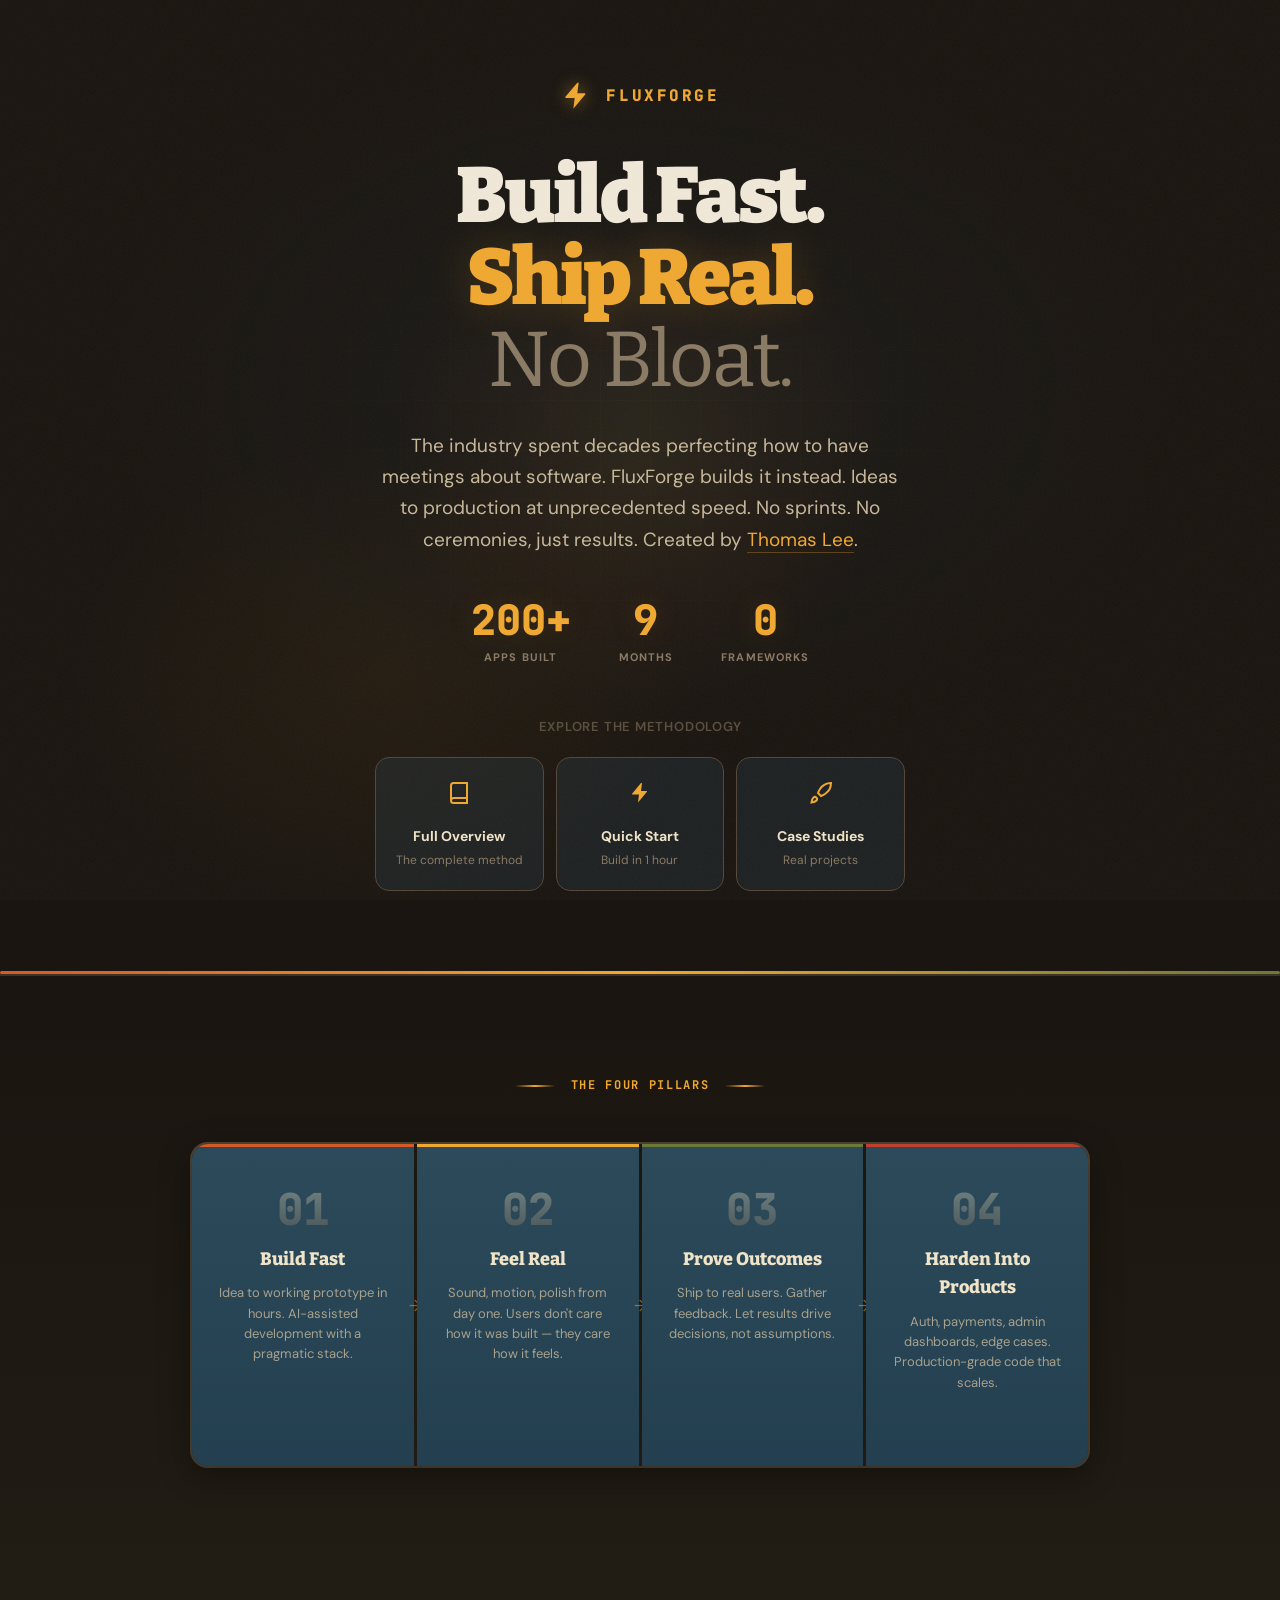
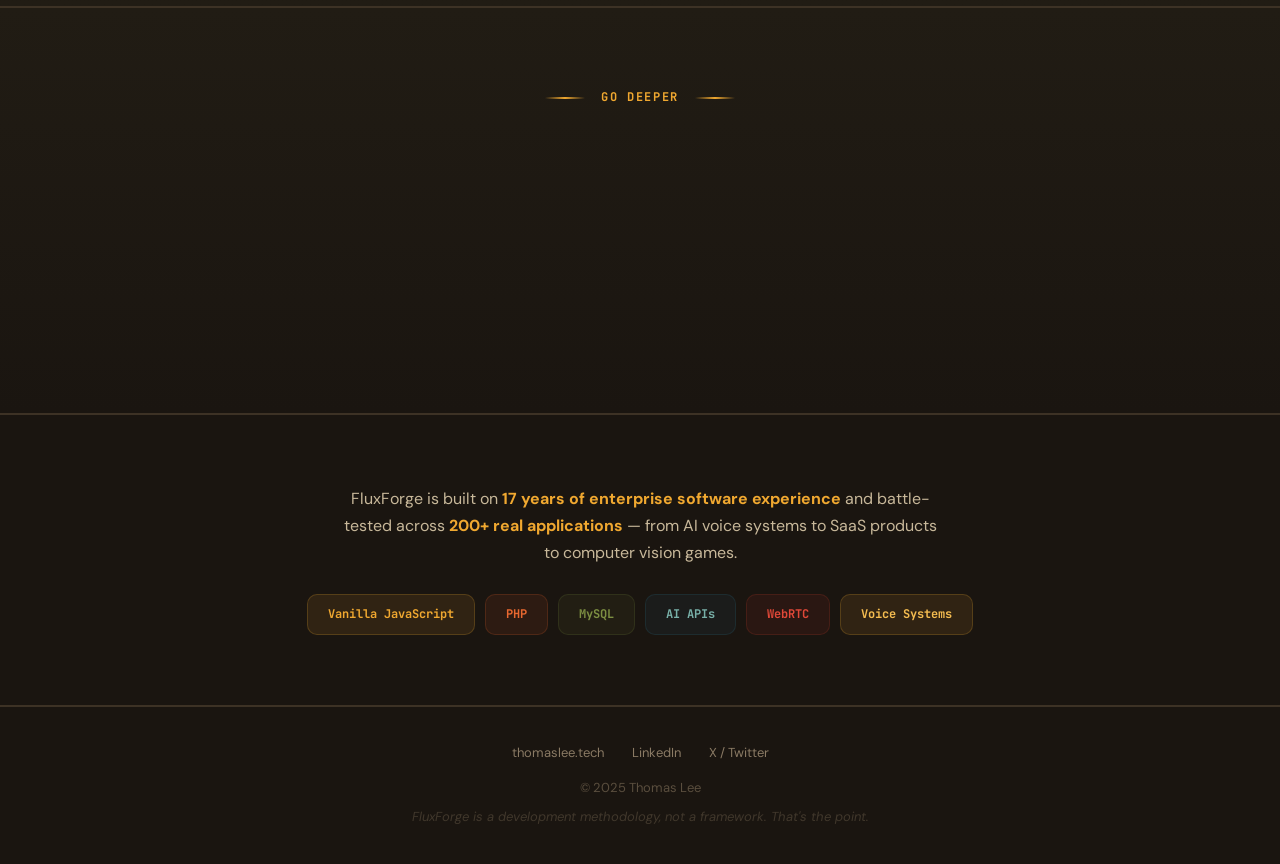
<file: index.html>
<!DOCTYPE html>
<html lang="en">
<head>
<meta charset="UTF-8">
<meta name="viewport" content="width=device-width, initial-scale=1.0">
<title>FluxForge — Rapid Development Methodology</title>
<meta name="description" content="Build fast, feel real, prove outcomes, harden into products. 200+ apps in 9 months. A rapid development methodology by Thomas Lee.">
<meta property="og:title" content="FluxForge — Rapid Development Methodology">
<meta property="og:description" content="200+ apps in 9 months. Build fast. Ship real. No framework bloat.">
<link rel="icon" type="image/svg+xml" href="data:image/svg+xml,%3Csvg xmlns='http://www.w3.org/2000/svg' viewBox='0 0 24 24' fill='none'%3E%3Cpath d='M13 2L4.09 12.63c-.28.34-.04.87.42.87H11l-1 8 8.91-10.63c.28-.34.04-.87-.42-.87H13l1-8z' fill='%23f0a830'/%3E%3C/svg%3E">
<link rel="preconnect" href="https://fonts.googleapis.com">
<link href="https://fonts.googleapis.com/css2?family=Bitter:wght@400;500;600;700;800;900&family=JetBrains+Mono:wght@400;500;600;700;800&family=DM+Sans:opsz,wght@9..40,300;9..40,400;9..40,500;9..40,600;9..40,700&display=swap" rel="stylesheet">
<link rel="stylesheet" href="styles.css">
<style>
  /* Hero-specific styles for landing page */
  .hero {
    min-height: 100vh; display: flex; align-items: center; justify-content: center;
    text-align: center; position: relative; padding: 80px 0;
  }
  .hero::after {
    content: ''; position: absolute; inset: 0;
    background: radial-gradient(ellipse 70% 60% at 50% 40%, rgba(44,104,128,0.08) 0%, transparent 60%),
                radial-gradient(ellipse 50% 50% at 30% 70%, rgba(240,168,48,0.05) 0%, transparent 50%);
  }
  .hero-grid {
    position: absolute; inset: 0;
    background-image:
      linear-gradient(rgba(240,168,48,0.025) 1px, transparent 1px),
      linear-gradient(90deg, rgba(240,168,48,0.025) 1px, transparent 1px);
    background-size: 50px 50px;
    mask-image: radial-gradient(ellipse 55% 55% at 50% 45%, black 10%, transparent 70%);
    animation: gridPulse 8s ease-in-out infinite;
  }
  @keyframes gridPulse { 0%, 100% { opacity: 0.5; } 50% { opacity: 1; } }
  .hero-glow {
    position: absolute; width: 500px; height: 500px; border-radius: 50%;
    background: radial-gradient(circle, rgba(240,168,48,0.08) 0%, rgba(212,90,40,0.04) 40%, transparent 70%);
    top: 50%; left: 50%; transform: translate(-50%, -55%);
    animation: forgeGlow 5s ease-in-out infinite;
  }
  @keyframes forgeGlow {
    0%, 100% { opacity: 0.6; transform: translate(-50%, -55%) scale(1); }
    50% { opacity: 1; transform: translate(-50%, -55%) scale(1.08); }
  }
  .hero-content { position: relative; z-index: 2; }

  .logo {
    display: inline-flex; align-items: center; gap: 14px; margin-bottom: 44px;
    opacity: 0; animation: fadeIn 0.6s ease 0.2s forwards;
  }
  .logo-icon {
    display: flex; align-items: center; justify-content: center;
    color: var(--amber); filter: drop-shadow(0 0 8px rgba(240,168,48,0.5));
  }
  .logo-text {
    font-family: var(--mono); font-size: 16px; font-weight: 800; color: var(--amber);
    letter-spacing: 0.16em; text-transform: uppercase;
  }

  .hero-title {
    font-family: var(--bitter); font-size: clamp(44px, 7vw, 78px); font-weight: 900;
    line-height: 1.05; letter-spacing: -0.03em; margin-bottom: 28px;
    opacity: 0; animation: fadeIn 0.7s ease 0.4s forwards;
  }
  .hero-title .accent { color: var(--amber); text-shadow: 0 0 40px rgba(240,168,48,0.2); }
  .hero-title .thin { font-weight: 400; color: var(--text3); }

  .hero-sub {
    font-size: 19px; color: var(--text2); line-height: 1.65; max-width: 530px;
    margin: 0 auto 44px;
    opacity: 0; animation: fadeIn 0.7s ease 0.6s forwards;
  }
  .hero-sub a { border-bottom: 1px solid rgba(240,168,48,0.3); transition: border-color 0.2s; }
  .hero-sub a:hover { border-color: var(--amber); }
  .hero-sub-line {
    position: absolute; top: 0; left: 0; right: 0;
    opacity: 0; transform: translateY(8px);
    transition: opacity 0.6s ease, transform 0.6s ease;
    font-size: 19px; color: var(--text2); line-height: 1.65;
    margin: 0;
  }
  .hero-sub-line.active {
    opacity: 1; transform: translateY(0);
    position: relative;
  }
  .hero-sub-line.exiting {
    opacity: 0; transform: translateY(-8px);
  }

  .hero-stats {
    display: flex; justify-content: center; gap: 48px; margin-bottom: 50px;
    opacity: 0; animation: fadeIn 0.7s ease 0.8s forwards;
  }
  .hero-stat { text-align: center; }
  .hero-stat-num {
    font-family: var(--mono); font-size: 42px; font-weight: 800; color: var(--amber);
    line-height: 1; text-shadow: 0 0 30px rgba(240,168,48,0.15);
  }
  .hero-stat-label {
    font-size: 11px; font-weight: 700; color: var(--text3); text-transform: uppercase;
    letter-spacing: 0.1em; margin-top: 8px;
  }
  @media (max-width: 500px) { .hero-stats { gap: 28px; } .hero-stat-num { font-size: 32px; } }

  .hero-nav {
    opacity: 0; animation: fadeIn 0.7s ease 1s forwards;
  }
  .hero-nav-label {
    font-size: 13px; color: var(--text4); font-weight: 600; margin-bottom: 20px;
    text-transform: uppercase; letter-spacing: 0.06em;
  }
  .hero-nav-grid {
    display: grid; grid-template-columns: repeat(3, 1fr); gap: 12px;
    max-width: 640px; margin: 0 auto;
  }
  @media (max-width: 560px) { .hero-nav-grid { grid-template-columns: 1fr 1fr; } }
  .hero-nav-card {
    display: block; padding: 20px 16px; text-align: center;
    background: rgba(44,74,90,0.25); border: 1px solid var(--border2);
    border-radius: 14px; transition: all 0.25s;
  }
  .hero-nav-card:hover {
    border-color: var(--amber); background: rgba(44,74,90,0.4);
    transform: translateY(-2px); box-shadow: 0 8px 24px rgba(0,0,0,0.3);
  }
  .hero-nav-card .card-icon { font-size: 24px; margin-bottom: 8px; display: block; }
  .hero-nav-card .card-title {
    font-size: 14px; font-weight: 700; color: var(--cream); margin-bottom: 4px;
  }
  .hero-nav-card .card-desc { font-size: 12px; color: var(--text3); }

  /* Gradient bar */
  .gradient-bar {
    height: 3px;
    background: linear-gradient(90deg, var(--orange), var(--amber), var(--olive), var(--teal, #2c6880), var(--amber));
    background-size: 200% 100%;
    animation: gradientSlide 4s ease-in-out infinite;
  }
  @keyframes gradientSlide { 0% { background-position: 0% 50%; } 50% { background-position: 100% 50%; } 100% { background-position: 0% 50%; } }

  /* Philosophy section */
  .philosophy {
    padding: 100px 0; border-top: 2px solid var(--border);
    background: linear-gradient(180deg, var(--bg) 0%, var(--bg2) 100%);
  }
  .phil-label {
    font-family: var(--mono); font-size: 12px; font-weight: 700; color: var(--amber);
    text-transform: uppercase; letter-spacing: 0.14em; text-align: center; margin-bottom: 48px;
    display: flex; align-items: center; justify-content: center; gap: 16px;
  }
  .phil-label::before, .phil-label::after {
    content: ''; width: 40px; height: 2px;
    background: linear-gradient(90deg, transparent, var(--amber), transparent);
  }
  .phil-grid {
    display: grid; grid-template-columns: repeat(4, 1fr); gap: 3px;
    border-radius: 16px; overflow: hidden;
    box-shadow: 0 8px 32px rgba(0,0,0,0.4), 0 0 0 2px var(--border2);
    margin-bottom: 40px;
  }
  .phil-card {
    background: linear-gradient(180deg, var(--surface) 0%, #244050 100%);
    padding: 40px 24px; text-align: center; position: relative;
    transition: all 0.3s; border-top: 3px solid transparent;
  }
  .phil-card:nth-child(1) { border-top-color: var(--orange); }
  .phil-card:nth-child(2) { border-top-color: var(--amber); }
  .phil-card:nth-child(3) { border-top-color: var(--olive); }
  .phil-card:nth-child(4) { border-top-color: var(--red); }
  .phil-card:hover { filter: brightness(1.1); }
  .phil-card a { color: inherit; display: block; }
  .phil-num {
    font-family: var(--mono); font-size: 44px; font-weight: 800; line-height: 1;
    margin-bottom: 14px; opacity: 0.35;
    background: linear-gradient(180deg, var(--cream) 0%, var(--text3) 100%);
    -webkit-background-clip: text; -webkit-text-fill-color: transparent; background-clip: text;
  }
  .phil-title {
    font-family: var(--bitter); font-size: 18px; font-weight: 800;
    margin-bottom: 10px; color: var(--cream);
  }
  .phil-desc { font-size: 13px; color: var(--text2); line-height: 1.55; opacity: 0.8; }
  .phil-link {
    font-size: 12px; color: var(--amber); margin-top: 14px;
    font-weight: 700; opacity: 0; transition: opacity 0.2s;
  }
  .phil-card:hover .phil-link { opacity: 1; }
  .phil-card:not(:last-child)::after {
    content: '\2192'; position: absolute; right: -11px; top: 50%; transform: translateY(-50%);
    font-size: 16px; color: var(--amber); z-index: 2; opacity: 0.5; width: 20px; text-align: center;
  }
  @media (max-width: 700px) {
    .phil-grid { grid-template-columns: 1fr 1fr; }
    .phil-card:nth-child(2)::after { display: none; }
  }
  @media (max-width: 440px) {
    .phil-grid { grid-template-columns: 1fr; }
    .phil-card::after { display: none !important; }
  }

  /* Explore section */
  .explore {
    padding: 80px 0; border-top: 2px solid var(--border);
    background: linear-gradient(180deg, var(--bg2) 0%, var(--bg) 100%);
  }
  .explore-label {
    font-family: var(--mono); font-size: 12px; font-weight: 700; color: var(--amber);
    text-transform: uppercase; letter-spacing: 0.14em; text-align: center; margin-bottom: 40px;
    display: flex; align-items: center; justify-content: center; gap: 16px;
  }
  .explore-label::before, .explore-label::after {
    content: ''; width: 40px; height: 2px;
    background: linear-gradient(90deg, transparent, var(--amber), transparent);
  }
  .explore-grid {
    display: grid; grid-template-columns: repeat(3, 1fr); gap: 16px;
  }
  @media (max-width: 700px) { .explore-grid { grid-template-columns: 1fr 1fr; } }
  @media (max-width: 440px) { .explore-grid { grid-template-columns: 1fr; } }
  .explore-card {
    display: block; padding: 28px 24px;
    background: var(--bg3); border: 1px solid var(--border2); border-radius: 14px;
    transition: all 0.25s; text-align: center;
  }
  .explore-card:hover {
    border-color: var(--amber); transform: translateY(-3px);
    box-shadow: 0 8px 32px rgba(0,0,0,0.4);
  }
  .explore-card .card-icon { font-size: 28px; margin-bottom: 12px; display: block; }
  .explore-card .card-title {
    font-family: var(--bitter); font-size: 16px; font-weight: 800; color: var(--cream);
    margin-bottom: 6px;
  }
  .explore-card .card-desc { font-size: 13px; color: var(--text3); line-height: 1.5; }

  /* Proof section */
  .proof {
    padding: 70px 0; border-top: 2px solid var(--border); text-align: center;
  }
  .proof-text {
    font-size: 16px; color: var(--text2); line-height: 1.7; max-width: 600px; margin: 0 auto 28px;
  }
  .proof-text strong { color: var(--amber); }
  .proof-stack { display: flex; justify-content: center; gap: 10px; flex-wrap: wrap; }
  .proof-pill {
    padding: 10px 20px; border-radius: 10px; font-family: var(--mono);
    font-size: 12px; font-weight: 700; transition: all 0.25s; cursor: default;
  }
  .proof-pill:nth-child(1) { background: rgba(240,168,48,0.1); border: 1px solid rgba(240,168,48,0.2); color: var(--amber); }
  .proof-pill:nth-child(2) { background: rgba(212,90,40,0.1); border: 1px solid rgba(212,90,40,0.2); color: var(--orange2); }
  .proof-pill:nth-child(3) { background: rgba(106,122,56,0.1); border: 1px solid rgba(106,122,56,0.2); color: var(--olive2); }
  .proof-pill:nth-child(4) { background: rgba(44,104,128,0.1); border: 1px solid rgba(44,104,128,0.2); color: var(--teal2); }
  .proof-pill:nth-child(5) { background: rgba(184,56,40,0.1); border: 1px solid rgba(184,56,40,0.2); color: #e04838; }
  .proof-pill:nth-child(6) { background: rgba(240,168,48,0.1); border: 1px solid rgba(240,168,48,0.2); color: var(--amber2); }
  .proof-pill:hover { transform: translateY(-2px); filter: brightness(1.2); }
</style>
</head>
<body>

<section class="hero">
  <div class="hero-grid"></div>
  <div class="hero-glow"></div>
  <div class="hero-content">
    <div class="logo">
      <div class="logo-icon"><svg width="32" height="32" viewBox="0 0 24 24" fill="none"><path d="M13 2L4.09 12.63c-.28.34-.04.87.42.87H11l-1 8 8.91-10.63c.28-.34.04-.87-.42-.87H13l1-8z" fill="currentColor"/></svg></div>
      <div class="logo-text">FluxForge</div>
    </div>
    <h1 class="hero-title">
      Build Fast.<br>
      <span class="accent">Ship Real.</span><br>
      <span class="thin">No Bloat.</span>
    </h1>
    <div class="hero-sub" style="position: relative; min-height: 5.5em;">
      <p class="hero-sub-line active">The industry spent decades perfecting how to have meetings about software. FluxForge builds it instead. Ideas to production at unprecedented speed. No sprints. No ceremonies, just results. Created by <a href="https://thomaslee.tech" target="_blank">Thomas Lee</a>.</p>
      <p class="hero-sub-line">Most development methodologies slow you down. FluxForge doesn't. Ideas to production-quality apps at unprecedented speed &mdash; no sprints, no ceremonies, just results. Created by <a href="https://thomaslee.tech" target="_blank">Thomas Lee</a>.</p>
      <p class="hero-sub-line">Stop planning. Start shipping. FluxForge delivers production-quality applications at unprecedented speed &mdash; no sprints, no ceremonies, just results. Created by <a href="https://thomaslee.tech" target="_blank">Thomas Lee</a>.</p>
    </div>
    <div class="hero-stats">
      <div class="hero-stat"><div class="hero-stat-num" data-count="200" data-suffix="+">0</div><div class="hero-stat-label">Apps Built</div></div>
      <div class="hero-stat"><div class="hero-stat-num" data-count="9">0</div><div class="hero-stat-label">Months</div></div>
      <div class="hero-stat"><div class="hero-stat-num" data-count="0">0</div><div class="hero-stat-label">Frameworks</div></div>
    </div>
    <div class="hero-nav">
      <div class="hero-nav-label">Explore the Methodology</div>
      <div class="hero-nav-grid">
        <a href="methodology.html" class="hero-nav-card">
          <span class="card-icon"><svg width="24" height="24" viewBox="0 0 24 24" fill="none" stroke="currentColor" stroke-width="2"><path d="M4 19.5A2.5 2.5 0 0 1 6.5 17H20"/><path d="M6.5 2H20v20H6.5A2.5 2.5 0 0 1 4 19.5v-15A2.5 2.5 0 0 1 6.5 2z"/></svg></span>
          <div class="card-title">Full Overview</div>
          <div class="card-desc">The complete method</div>
        </a>
        <a href="quick-start.html" class="hero-nav-card">
          <span class="card-icon"><svg width="24" height="24" viewBox="0 0 24 24" fill="none"><path d="M13 2L4.09 12.63c-.28.34-.04.87.42.87H11l-1 8 8.91-10.63c.28-.34.04-.87-.42-.87H13l1-8z" fill="currentColor"/></svg></span>
          <div class="card-title">Quick Start</div>
          <div class="card-desc">Build in 1 hour</div>
        </a>
        <a href="case-studies.html" class="hero-nav-card">
          <span class="card-icon"><svg width="24" height="24" viewBox="0 0 24 24" fill="none" stroke="currentColor" stroke-width="2"><path d="M4.5 16.5c-1.5 1.26-2 5-2 5s3.74-.5 5-2c.71-.84.7-2.13-.09-2.91a2.18 2.18 0 0 0-2.91-.09z"/><path d="M12 15l-3-3a22 22 0 0 1 2-3.95A12.88 12.88 0 0 1 22 2c0 2.72-.78 7.5-6 11a22.35 22.35 0 0 1-4 2z"/></svg></span>
          <div class="card-title">Case Studies</div>
          <div class="card-desc">Real projects</div>
        </a>
      </div>
    </div>
  </div>
</section>

<div class="gradient-bar"></div>

<div class="philosophy">
  <div class="container">
    <div class="phil-label reveal">The Four Pillars</div>
    <div class="phil-grid">
      <div class="phil-card reveal">
        <a href="build-fast.html">
          <div class="phil-num">01</div>
          <div class="phil-title">Build Fast</div>
          <div class="phil-desc">Idea to working prototype in hours. AI-assisted development with a pragmatic stack.</div>
          <div class="phil-link">Read more &#8594;</div>
        </a>
      </div>
      <div class="phil-card reveal">
        <a href="feel-real.html">
          <div class="phil-num">02</div>
          <div class="phil-title">Feel Real</div>
          <div class="phil-desc">Sound, motion, polish from day one. Users don't care how it was built &mdash; they care how it feels.</div>
          <div class="phil-link">Read more &#8594;</div>
        </a>
      </div>
      <div class="phil-card reveal">
        <a href="prove-outcomes.html">
          <div class="phil-num">03</div>
          <div class="phil-title">Prove Outcomes</div>
          <div class="phil-desc">Ship to real users. Gather feedback. Let results drive decisions, not assumptions.</div>
          <div class="phil-link">Read more &#8594;</div>
        </a>
      </div>
      <div class="phil-card reveal">
        <a href="harden.html">
          <div class="phil-num">04</div>
          <div class="phil-title">Harden Into Products</div>
          <div class="phil-desc">Auth, payments, admin dashboards, edge cases. Production-grade code that scales.</div>
          <div class="phil-link">Read more &#8594;</div>
        </a>
      </div>
    </div>
  </div>
</div>

<div class="explore">
  <div class="container">
    <div class="explore-label reveal">Go Deeper</div>
    <div class="explore-grid">
      <a href="ai-in-fluxforge.html" class="explore-card reveal">
        <span class="card-icon"><svg width="28" height="28" viewBox="0 0 24 24" fill="none" stroke="currentColor" stroke-width="1.5"><rect x="3" y="11" width="18" height="10" rx="2"/><circle cx="12" cy="5" r="2"/><path d="M12 7v4"/><circle cx="8.5" cy="16" r="1.5"/><circle cx="15.5" cy="16" r="1.5"/></svg></span>
        <div class="card-title">AI in FluxForge</div>
        <div class="card-desc">How AI accelerates every phase of the build loop</div>
      </a>
      <a href="when-to-use.html" class="explore-card reveal">
        <span class="card-icon"><svg width="28" height="28" viewBox="0 0 24 24" fill="none" stroke="currentColor" stroke-width="1.5"><circle cx="12" cy="12" r="10"/><circle cx="12" cy="12" r="6"/><circle cx="12" cy="12" r="2"/></svg></span>
        <div class="card-title">When to Use It</div>
        <div class="card-desc">Where FluxForge shines and where it doesn't</div>
      </a>
      <a href="case-studies.html" class="explore-card reveal">
        <span class="card-icon"><svg width="28" height="28" viewBox="0 0 24 24" fill="none" stroke="currentColor" stroke-width="1.5"><path d="M14.7 6.3a1 1 0 0 0 0 1.4l1.6 1.6a1 1 0 0 0 1.4 0l3.77-3.77a6 6 0 0 1-7.94 7.94l-6.91 6.91a2.12 2.12 0 0 1-3-3l6.91-6.91a6 6 0 0 1 7.94-7.94l-3.76 3.76z"/></svg></span>
        <div class="card-title">Case Studies</div>
        <div class="card-desc">Real projects built with FluxForge, from idea to ship</div>
      </a>
    </div>
  </div>
</div>

<div class="proof">
  <div class="container">
    <p class="proof-text reveal">
      FluxForge is built on <strong>17 years of enterprise software experience</strong> and battle-tested across <strong>200+ real applications</strong> &mdash; from AI voice systems to SaaS products to computer vision games.
    </p>
    <div class="proof-stack reveal">
      <span class="proof-pill">Vanilla JavaScript</span>
      <span class="proof-pill">PHP</span>
      <span class="proof-pill">MySQL</span>
      <span class="proof-pill">AI APIs</span>
      <span class="proof-pill">WebRTC</span>
      <span class="proof-pill">Voice Systems</span>
    </div>
  </div>
</div>

<footer class="site-footer">
  <div class="container">
    <div class="footer-links">
      <a href="https://thomaslee.tech" target="_blank">thomaslee.tech</a>
      <a href="https://linkedin.com/in/thomas-lee-dev" target="_blank">LinkedIn</a>
      <a href="https://twitter.com/TommyLeeDev" target="_blank">X / Twitter</a>
    </div>
    <div>&copy; 2025 Thomas Lee</div>
    <div class="footer-tagline">FluxForge is a development methodology, not a framework. That's the point.</div>
  </div>
</footer>

<script>
const reveals = document.querySelectorAll('.reveal');
const observer = new IntersectionObserver((entries) => {
  entries.forEach((e, i) => {
    if (e.isIntersecting) {
      setTimeout(() => e.target.classList.add('visible'), i * 100);
      observer.unobserve(e.target);
    }
  });
}, { threshold: 0.15 });
reveals.forEach(el => observer.observe(el));

// Animated counter
function animateCounters() {
  document.querySelectorAll('[data-count]').forEach(el => {
    const target = parseInt(el.dataset.count);
    const suffix = el.dataset.suffix || '';
    const duration = 1200;
    const start = performance.now();
    function tick(now) {
      const elapsed = now - start;
      const progress = Math.min(elapsed / duration, 1);
      const eased = 1 - Math.pow(1 - progress, 3);
      el.textContent = Math.round(target * eased) + suffix;
      if (progress < 1) requestAnimationFrame(tick);
    }
    requestAnimationFrame(tick);
  });
}
const counterObserver = new IntersectionObserver((entries) => {
  entries.forEach(e => {
    if (e.isIntersecting) { animateCounters(); counterObserver.unobserve(e.target); }
  });
}, { threshold: 0.3 });
const statsEl = document.querySelector('.hero-stats');
if (statsEl) counterObserver.observe(statsEl);

// Rotating hero subtitle
const subLines = document.querySelectorAll('.hero-sub-line');
if (subLines.length > 1) {
  let current = 0;
  setInterval(() => {
    const prev = current;
    current = (current + 1) % subLines.length;
    subLines[prev].classList.add('exiting');
    subLines[prev].classList.remove('active');
    setTimeout(() => {
      subLines[prev].classList.remove('exiting');
      subLines[current].classList.add('active');
    }, 600);
  }, 6000);
}
</script>

</body>
</html>
</file>
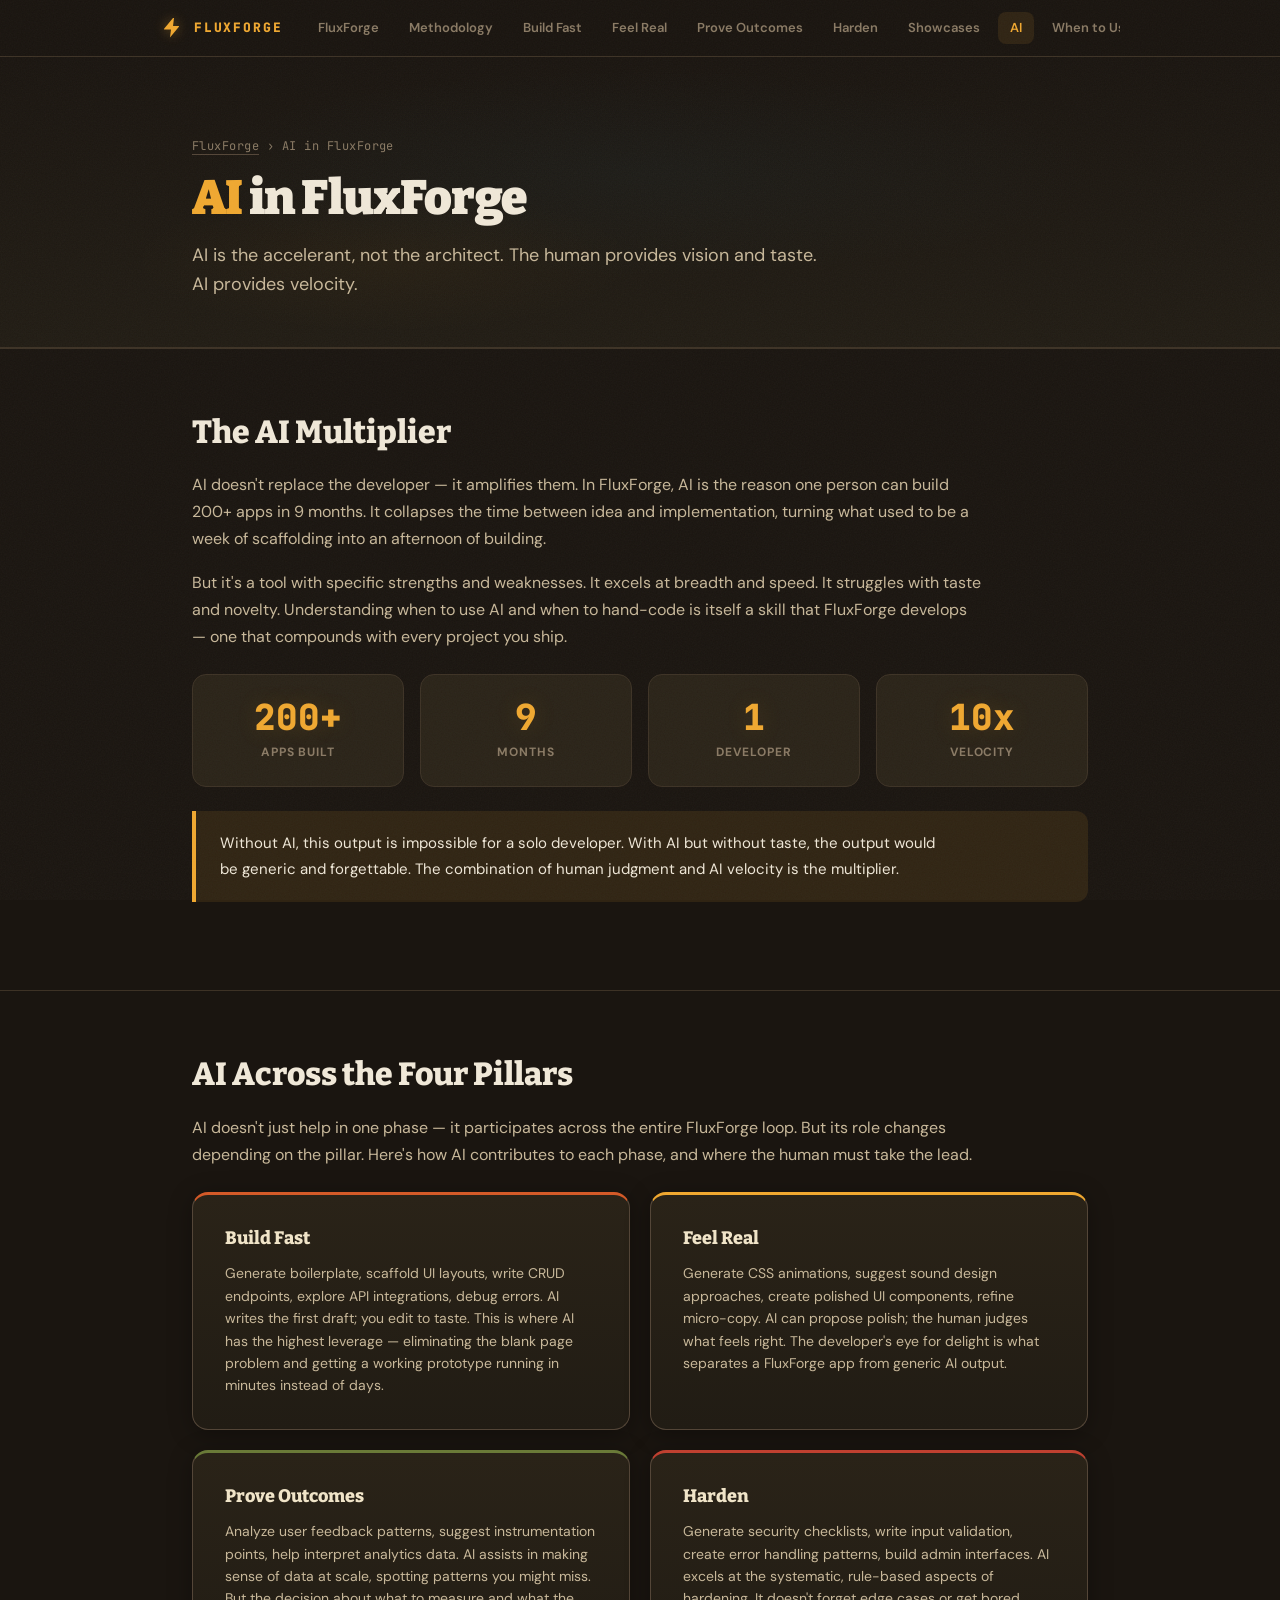
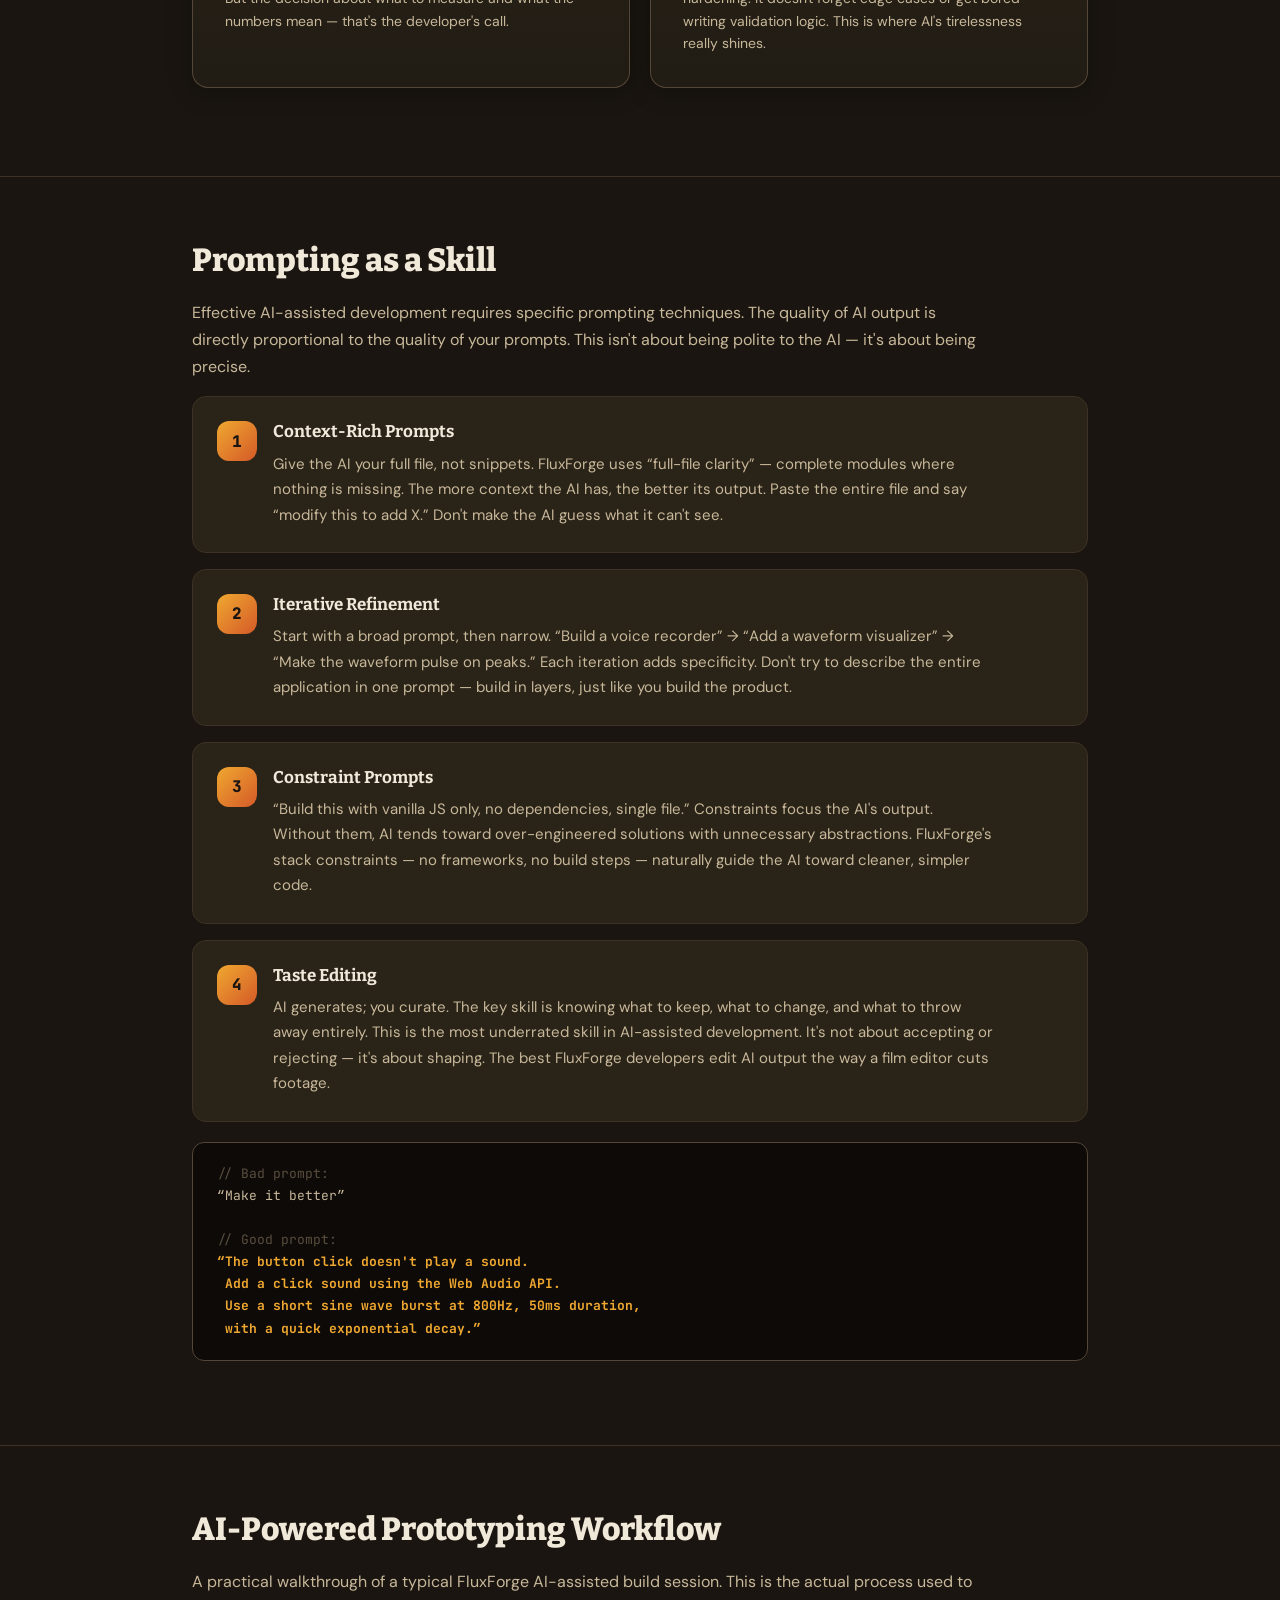
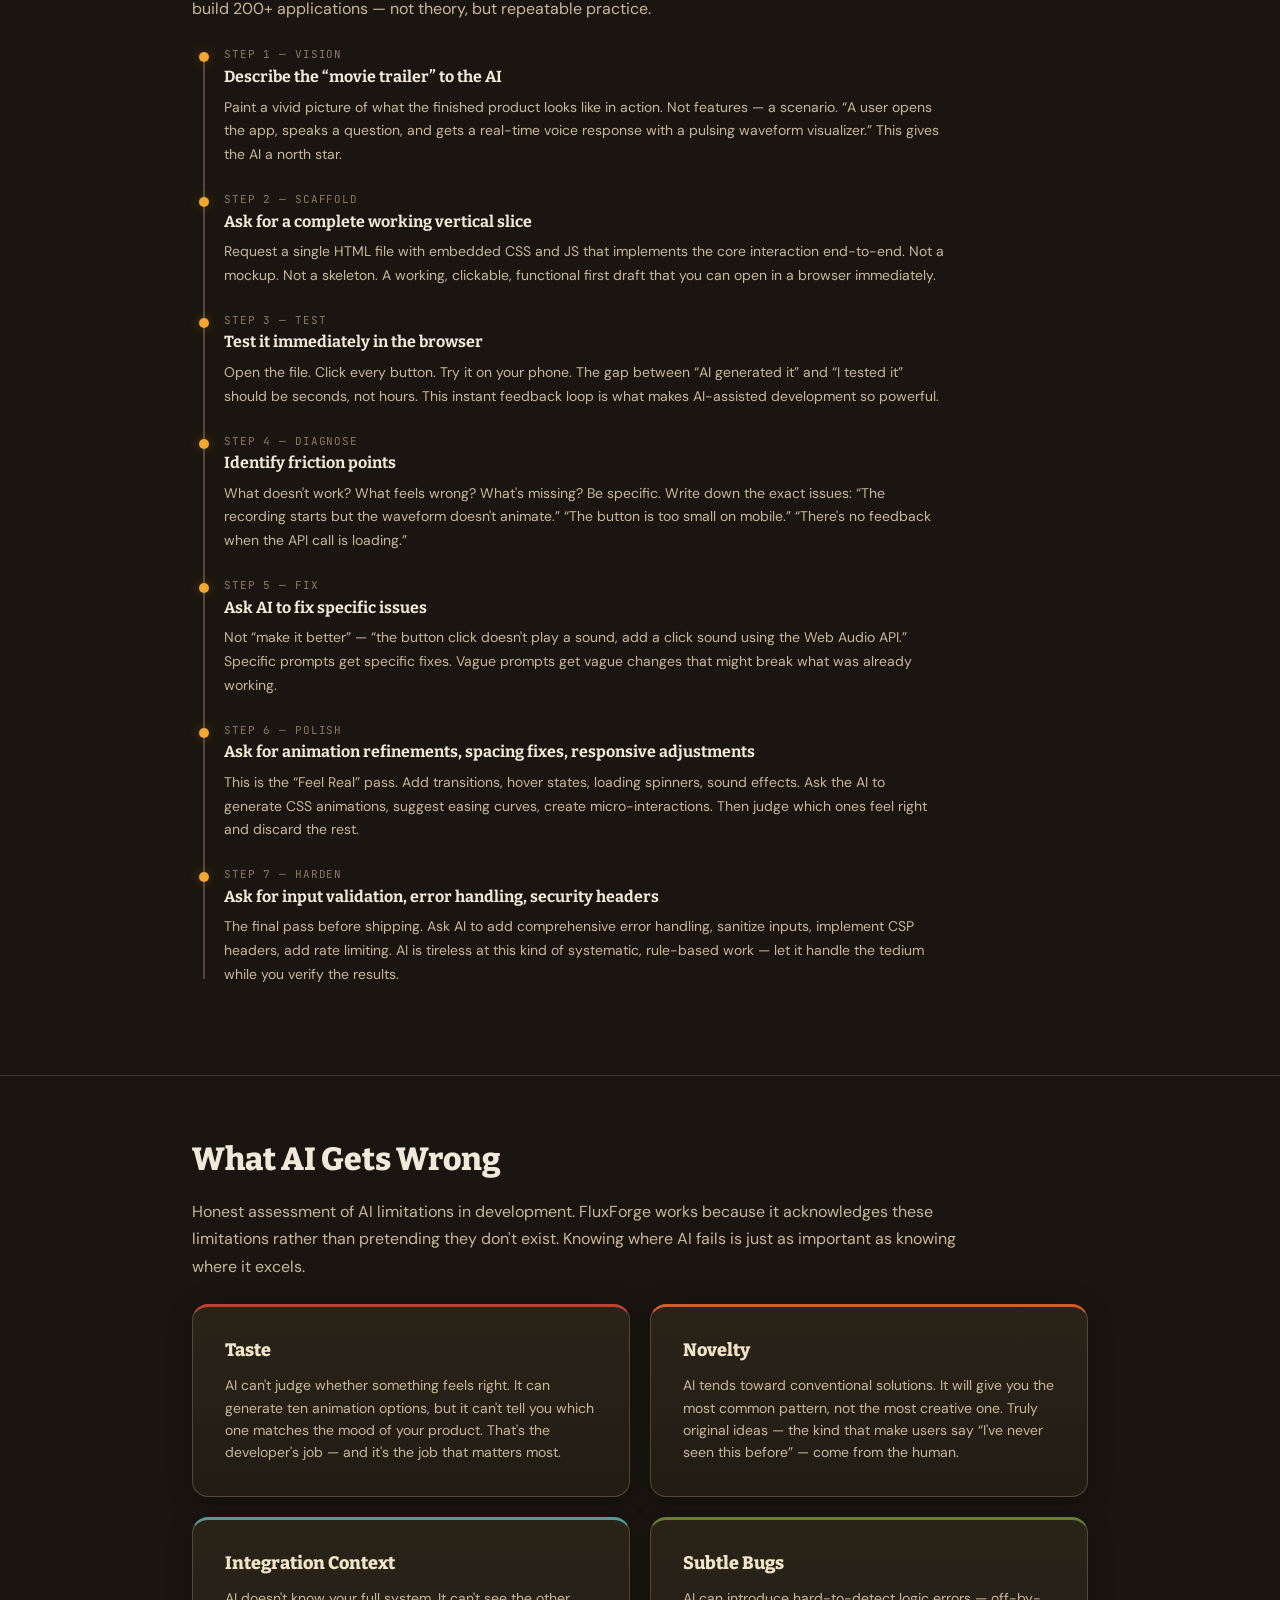
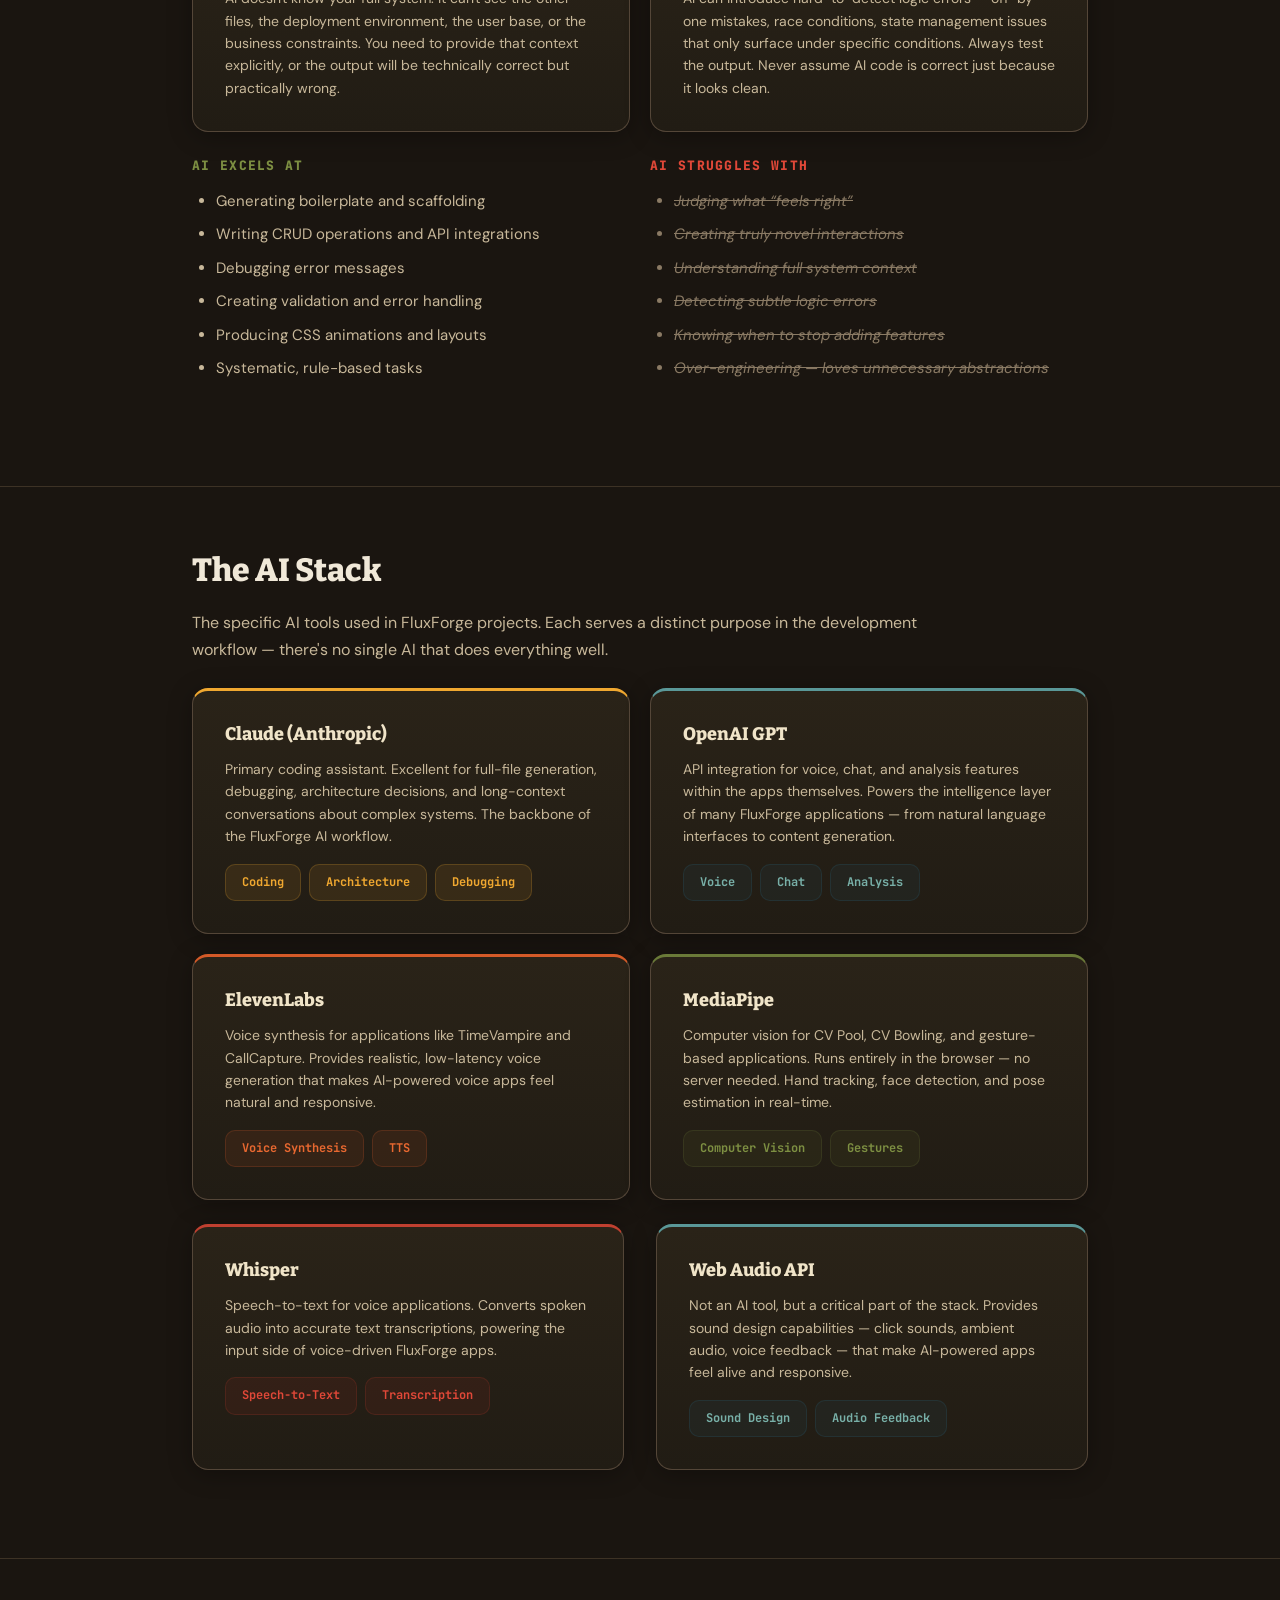
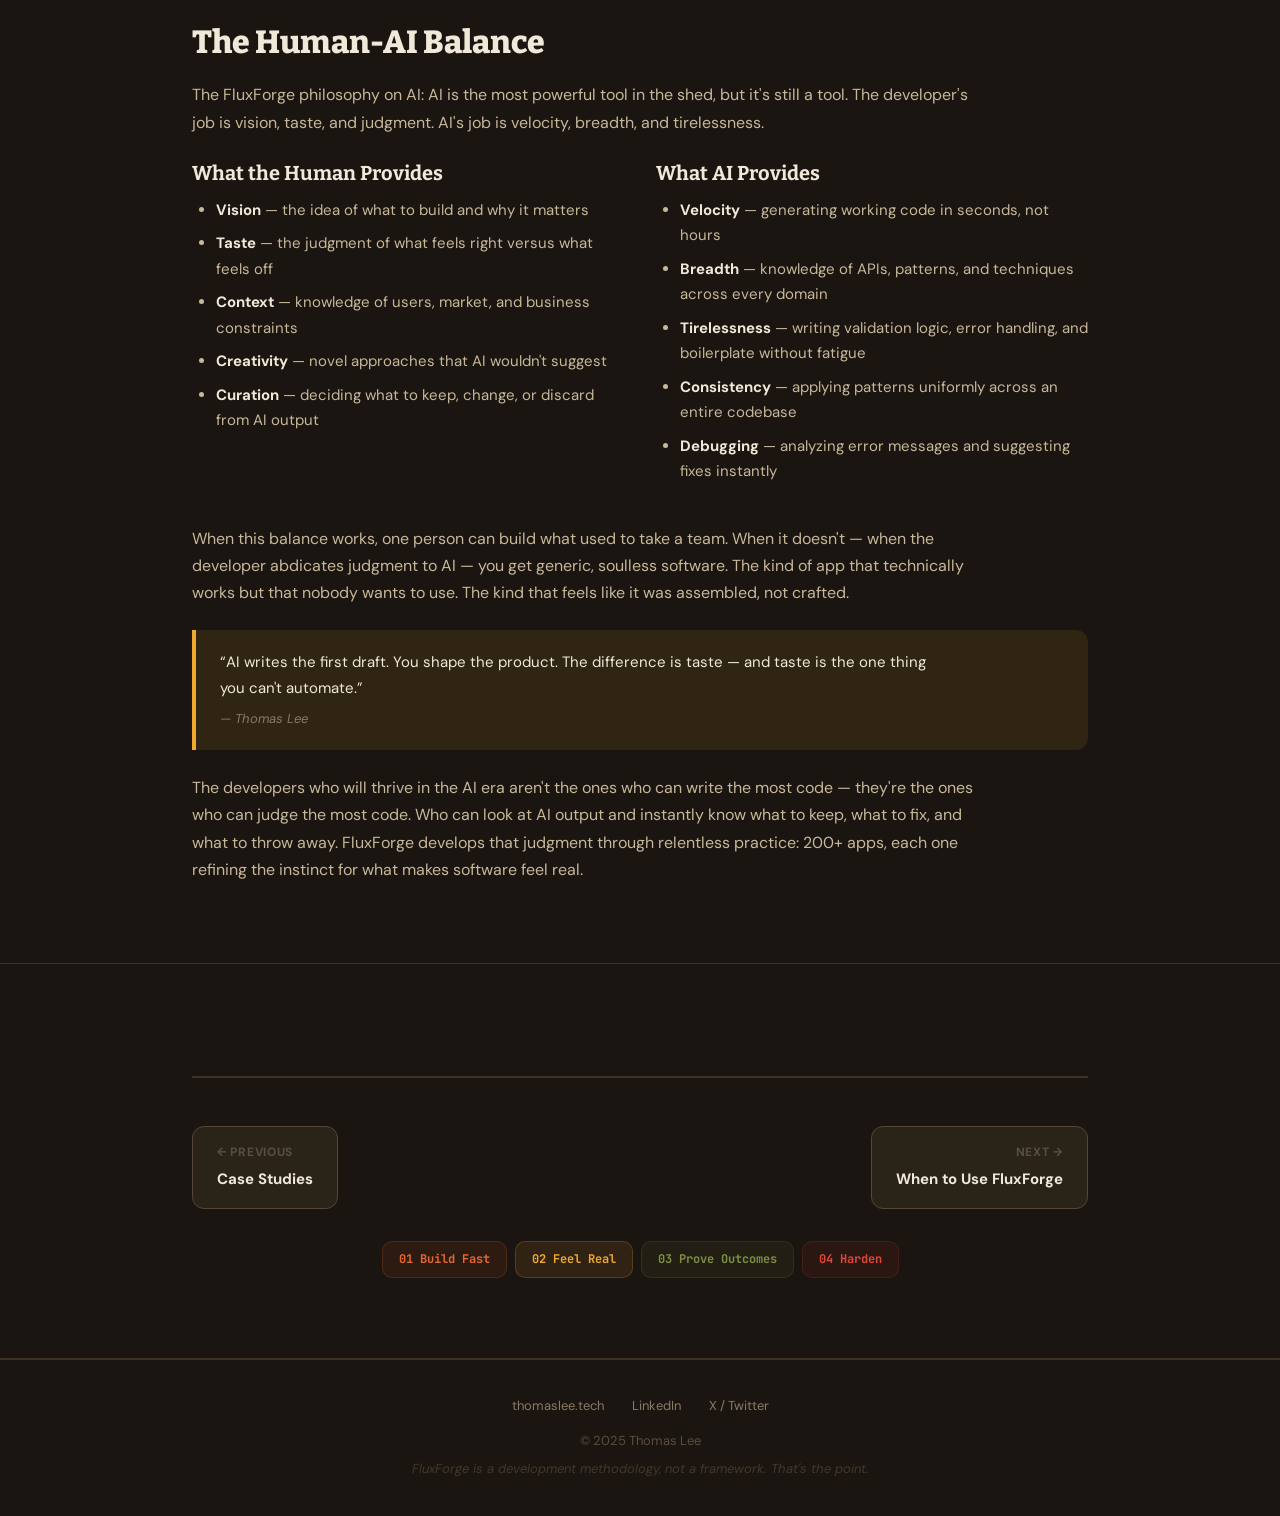
<file: ai-in-fluxforge.html>
<!DOCTYPE html>
<html lang="en">
<head>
<meta charset="UTF-8">
<meta name="viewport" content="width=device-width, initial-scale=1.0">
<title>AI in FluxForge — How AI Accelerates Rapid Development</title>
<meta name="description" content="AI is the accelerant, not the architect. How AI fits into the FluxForge rapid development methodology. By Thomas Lee.">
<link rel="icon" type="image/svg+xml" href="data:image/svg+xml,%3Csvg xmlns='http://www.w3.org/2000/svg' viewBox='0 0 24 24' fill='none'%3E%3Cpath d='M13 2L4.09 12.63c-.28.34-.04.87.42.87H11l-1 8 8.91-10.63c.28-.34.04-.87-.42-.87H13l1-8z' fill='%23f0a830'/%3E%3C/svg%3E">
<link rel="preconnect" href="https://fonts.googleapis.com">
<link href="https://fonts.googleapis.com/css2?family=Bitter:wght@400;500;600;700;800;900&family=JetBrains+Mono:wght@400;500;600;700;800&family=DM+Sans:opsz,wght@9..40,300;9..40,400;9..40,500;9..40,600;9..40,700&display=swap" rel="stylesheet">
<link rel="stylesheet" href="styles.css">
</head>
<body>

<!-- ============ Site Navigation ============ -->
<nav class="site-nav">
  <div class="nav-inner">
    <a href="index.html" class="nav-logo">
      <div class="nav-logo-icon"><svg viewBox="0 0 24 24" fill="none"><path d="M13 2L4.09 12.63c-.28.34-.04.87.42.87H11l-1 8 8.91-10.63c.28-.34.04-.87-.42-.87H13l1-8z" fill="currentColor"/></svg></div>
      <div class="nav-logo-text">FluxForge</div>
    </a>
    <button class="nav-toggle" aria-label="Toggle navigation">
      <svg viewBox="0 0 24 24"><line x1="3" y1="6" x2="21" y2="6"/><line x1="3" y1="12" x2="21" y2="12"/><line x1="3" y1="18" x2="21" y2="18"/></svg>
    </button>
    <div class="nav-links">
      <a href="index.html">FluxForge</a>
      <a href="methodology.html">Methodology</a>
      <a href="build-fast.html">Build Fast</a>
      <a href="feel-real.html">Feel Real</a>
      <a href="prove-outcomes.html">Prove Outcomes</a>
      <a href="harden.html">Harden</a>
      <a href="case-studies.html">Showcases</a>
      <a href="ai-in-fluxforge.html" class="active">AI</a>
      <a href="when-to-use.html">When to Use</a>
      <a href="quick-start.html">Quick Start</a>
      <a href="starter-kit.html">Starter Kit</a>
      <a href="connect.html">Connect</a>
    </div>
  </div>
</nav>

<!-- ============ Page Header ============ -->
<header class="page-header">
  <div class="container">
    <div class="breadcrumb"><a href="index.html">FluxForge</a> &rsaquo; AI in FluxForge</div>
    <h1><span class="accent">AI</span> in FluxForge</h1>
    <p class="subtitle">AI is the accelerant, not the architect. The human provides vision and taste. AI provides velocity.</p>
  </div>
</header>

<!-- ============ The AI Multiplier ============ -->
<section class="content-section">
  <div class="container">
    <h2 class="reveal">The AI Multiplier</h2>
    <p class="reveal">AI doesn't replace the developer &mdash; it amplifies them. In FluxForge, AI is the reason one person can build 200+ apps in 9 months. It collapses the time between idea and implementation, turning what used to be a week of scaffolding into an afternoon of building.</p>
    <p class="reveal">But it's a tool with specific strengths and weaknesses. It excels at breadth and speed. It struggles with taste and novelty. Understanding when to use AI and when to hand-code is itself a skill that FluxForge develops &mdash; one that compounds with every project you ship.</p>

    <div class="stats-grid reveal">
      <div class="stat-card">
        <div class="stat-value" data-count="200" data-suffix="+">0</div>
        <div class="stat-label">Apps Built</div>
      </div>
      <div class="stat-card">
        <div class="stat-value" data-count="9">0</div>
        <div class="stat-label">Months</div>
      </div>
      <div class="stat-card">
        <div class="stat-value" data-count="1">0</div>
        <div class="stat-label">Developer</div>
      </div>
      <div class="stat-card">
        <div class="stat-value" data-count="10" data-suffix="x">0</div>
        <div class="stat-label">Velocity</div>
      </div>
    </div>

    <div class="callout reveal">
      <p>Without AI, this output is impossible for a solo developer. With AI but without taste, the output would be generic and forgettable. The combination of human judgment and AI velocity is the multiplier.</p>
    </div>
  </div>
</section>

<!-- ============ AI Across the Four Pillars ============ -->
<section class="content-section">
  <div class="container">
    <h2 class="reveal">AI Across the Four Pillars</h2>
    <p class="reveal">AI doesn't just help in one phase &mdash; it participates across the entire FluxForge loop. But its role changes depending on the pillar. Here's how AI contributes to each phase, and where the human must take the lead.</p>

    <div class="card-grid">
      <div class="card card-accent orange reveal">
        <h3>Build Fast</h3>
        <p>Generate boilerplate, scaffold UI layouts, write CRUD endpoints, explore API integrations, debug errors. AI writes the first draft; you edit to taste. This is where AI has the highest leverage &mdash; eliminating the blank page problem and getting a working prototype running in minutes instead of days.</p>
      </div>

      <div class="card card-accent reveal">
        <h3>Feel Real</h3>
        <p>Generate CSS animations, suggest sound design approaches, create polished UI components, refine micro-copy. AI can propose polish; the human judges what feels right. The developer's eye for delight is what separates a FluxForge app from generic AI output.</p>
      </div>

      <div class="card card-accent olive reveal">
        <h3>Prove Outcomes</h3>
        <p>Analyze user feedback patterns, suggest instrumentation points, help interpret analytics data. AI assists in making sense of data at scale, spotting patterns you might miss. But the decision about what to measure and what the numbers mean &mdash; that's the developer's call.</p>
      </div>

      <div class="card card-accent red reveal">
        <h3>Harden</h3>
        <p>Generate security checklists, write input validation, create error handling patterns, build admin interfaces. AI excels at the systematic, rule-based aspects of hardening. It doesn't forget edge cases or get bored writing validation logic. This is where AI's tirelessness really shines.</p>
      </div>
    </div>
  </div>
</section>

<!-- ============ Prompting as a Skill ============ -->
<section class="content-section">
  <div class="container">
    <h2 class="reveal">Prompting as a Skill</h2>
    <p class="reveal">Effective AI-assisted development requires specific prompting techniques. The quality of AI output is directly proportional to the quality of your prompts. This isn't about being polite to the AI &mdash; it's about being precise.</p>

    <div class="reveal">
      <div class="step-card">
        <div class="step-num">1</div>
        <div class="step-content">
          <h3>Context-Rich Prompts</h3>
          <p>Give the AI your full file, not snippets. FluxForge uses &ldquo;full-file clarity&rdquo; &mdash; complete modules where nothing is missing. The more context the AI has, the better its output. Paste the entire file and say &ldquo;modify this to add X.&rdquo; Don't make the AI guess what it can't see.</p>
        </div>
      </div>
    </div>

    <div class="reveal">
      <div class="step-card">
        <div class="step-num">2</div>
        <div class="step-content">
          <h3>Iterative Refinement</h3>
          <p>Start with a broad prompt, then narrow. &ldquo;Build a voice recorder&rdquo; &rarr; &ldquo;Add a waveform visualizer&rdquo; &rarr; &ldquo;Make the waveform pulse on peaks.&rdquo; Each iteration adds specificity. Don't try to describe the entire application in one prompt &mdash; build in layers, just like you build the product.</p>
        </div>
      </div>
    </div>

    <div class="reveal">
      <div class="step-card">
        <div class="step-num">3</div>
        <div class="step-content">
          <h3>Constraint Prompts</h3>
          <p>&ldquo;Build this with vanilla JS only, no dependencies, single file.&rdquo; Constraints focus the AI's output. Without them, AI tends toward over-engineered solutions with unnecessary abstractions. FluxForge's stack constraints &mdash; no frameworks, no build steps &mdash; naturally guide the AI toward cleaner, simpler code.</p>
        </div>
      </div>
    </div>

    <div class="reveal">
      <div class="step-card">
        <div class="step-num">4</div>
        <div class="step-content">
          <h3>Taste Editing</h3>
          <p>AI generates; you curate. The key skill is knowing what to keep, what to change, and what to throw away entirely. This is the most underrated skill in AI-assisted development. It's not about accepting or rejecting &mdash; it's about shaping. The best FluxForge developers edit AI output the way a film editor cuts footage.</p>
        </div>
      </div>
    </div>

    <div class="code-block reveal">
      <button class="code-copy" onclick="this.textContent='Copied!';this.classList.add('copied');navigator.clipboard.writeText(this.parentElement.textContent.replace('Copy','').replace('Copied!',''));setTimeout(()=>{this.textContent='Copy';this.classList.remove('copied')},2000)"><svg viewBox="0 0 24 24" fill="none" stroke="currentColor" stroke-width="2" width="14" height="14"><rect x="9" y="9" width="13" height="13" rx="2"/><path d="M5 15H4a2 2 0 0 1-2-2V4a2 2 0 0 1 2-2h9a2 2 0 0 1 2 2v1"/></svg> Copy</button>
      <span class="comment">// Bad prompt:</span><br>
      &ldquo;Make it better&rdquo;<br>
      <br>
      <span class="comment">// Good prompt:</span><br>
      <span class="highlight">&ldquo;The button click doesn't play a sound.</span><br>
      <span class="highlight">&nbsp;Add a click sound using the Web Audio API.</span><br>
      <span class="highlight">&nbsp;Use a short sine wave burst at 800Hz, 50ms duration,</span><br>
      <span class="highlight">&nbsp;with a quick exponential decay.&rdquo;</span>
    </div>
  </div>
</section>

<!-- ============ AI-Powered Prototyping Workflow ============ -->
<section class="content-section">
  <div class="container">
    <h2 class="reveal">AI-Powered Prototyping Workflow</h2>
    <p class="reveal">A practical walkthrough of a typical FluxForge AI-assisted build session. This is the actual process used to build 200+ applications &mdash; not theory, but repeatable practice.</p>

    <div class="timeline reveal">
      <div class="timeline-item">
        <div class="time">Step 1 &mdash; Vision</div>
        <h4>Describe the &ldquo;movie trailer&rdquo; to the AI</h4>
        <p>Paint a vivid picture of what the finished product looks like in action. Not features &mdash; a scenario. &ldquo;A user opens the app, speaks a question, and gets a real-time voice response with a pulsing waveform visualizer.&rdquo; This gives the AI a north star.</p>
      </div>
      <div class="timeline-item">
        <div class="time">Step 2 &mdash; Scaffold</div>
        <h4>Ask for a complete working vertical slice</h4>
        <p>Request a single HTML file with embedded CSS and JS that implements the core interaction end-to-end. Not a mockup. Not a skeleton. A working, clickable, functional first draft that you can open in a browser immediately.</p>
      </div>
      <div class="timeline-item">
        <div class="time">Step 3 &mdash; Test</div>
        <h4>Test it immediately in the browser</h4>
        <p>Open the file. Click every button. Try it on your phone. The gap between &ldquo;AI generated it&rdquo; and &ldquo;I tested it&rdquo; should be seconds, not hours. This instant feedback loop is what makes AI-assisted development so powerful.</p>
      </div>
      <div class="timeline-item">
        <div class="time">Step 4 &mdash; Diagnose</div>
        <h4>Identify friction points</h4>
        <p>What doesn't work? What feels wrong? What's missing? Be specific. Write down the exact issues: &ldquo;The recording starts but the waveform doesn't animate.&rdquo; &ldquo;The button is too small on mobile.&rdquo; &ldquo;There's no feedback when the API call is loading.&rdquo;</p>
      </div>
      <div class="timeline-item">
        <div class="time">Step 5 &mdash; Fix</div>
        <h4>Ask AI to fix specific issues</h4>
        <p>Not &ldquo;make it better&rdquo; &mdash; &ldquo;the button click doesn't play a sound, add a click sound using the Web Audio API.&rdquo; Specific prompts get specific fixes. Vague prompts get vague changes that might break what was already working.</p>
      </div>
      <div class="timeline-item">
        <div class="time">Step 6 &mdash; Polish</div>
        <h4>Ask for animation refinements, spacing fixes, responsive adjustments</h4>
        <p>This is the &ldquo;Feel Real&rdquo; pass. Add transitions, hover states, loading spinners, sound effects. Ask the AI to generate CSS animations, suggest easing curves, create micro-interactions. Then judge which ones feel right and discard the rest.</p>
      </div>
      <div class="timeline-item">
        <div class="time">Step 7 &mdash; Harden</div>
        <h4>Ask for input validation, error handling, security headers</h4>
        <p>The final pass before shipping. Ask AI to add comprehensive error handling, sanitize inputs, implement CSP headers, add rate limiting. AI is tireless at this kind of systematic, rule-based work &mdash; let it handle the tedium while you verify the results.</p>
      </div>
    </div>
  </div>
</section>

<!-- ============ What AI Gets Wrong ============ -->
<section class="content-section">
  <div class="container">
    <h2 class="reveal">What AI Gets Wrong</h2>
    <p class="reveal">Honest assessment of AI limitations in development. FluxForge works because it acknowledges these limitations rather than pretending they don't exist. Knowing where AI fails is just as important as knowing where it excels.</p>

    <div class="card-grid">
      <div class="card card-accent red reveal">
        <h3>Taste</h3>
        <p>AI can't judge whether something feels right. It can generate ten animation options, but it can't tell you which one matches the mood of your product. That's the developer's job &mdash; and it's the job that matters most.</p>
      </div>

      <div class="card card-accent orange reveal">
        <h3>Novelty</h3>
        <p>AI tends toward conventional solutions. It will give you the most common pattern, not the most creative one. Truly original ideas &mdash; the kind that make users say &ldquo;I've never seen this before&rdquo; &mdash; come from the human.</p>
      </div>

      <div class="card card-accent teal reveal">
        <h3>Integration Context</h3>
        <p>AI doesn't know your full system. It can't see the other files, the deployment environment, the user base, or the business constraints. You need to provide that context explicitly, or the output will be technically correct but practically wrong.</p>
      </div>

      <div class="card card-accent olive reveal">
        <h3>Subtle Bugs</h3>
        <p>AI can introduce hard-to-detect logic errors &mdash; off-by-one mistakes, race conditions, state management issues that only surface under specific conditions. Always test the output. Never assume AI code is correct just because it looks clean.</p>
      </div>
    </div>

    <div class="do-dont reveal">
      <div class="do-col">
        <h4>AI Excels At</h4>
        <ul>
          <li>Generating boilerplate and scaffolding</li>
          <li>Writing CRUD operations and API integrations</li>
          <li>Debugging error messages</li>
          <li>Creating validation and error handling</li>
          <li>Producing CSS animations and layouts</li>
          <li>Systematic, rule-based tasks</li>
        </ul>
      </div>
      <div class="dont-col">
        <h4>AI Struggles With</h4>
        <ul>
          <li><span>Judging what &ldquo;feels right&rdquo;</span></li>
          <li><span>Creating truly novel interactions</span></li>
          <li><span>Understanding full system context</span></li>
          <li><span>Detecting subtle logic errors</span></li>
          <li><span>Knowing when to stop adding features</span></li>
          <li><span>Over-engineering &mdash; loves unnecessary abstractions</span></li>
        </ul>
      </div>
    </div>
  </div>
</section>

<!-- ============ The AI Stack ============ -->
<section class="content-section">
  <div class="container">
    <h2 class="reveal">The AI Stack</h2>
    <p class="reveal">The specific AI tools used in FluxForge projects. Each serves a distinct purpose in the development workflow &mdash; there's no single AI that does everything well.</p>

    <div class="card-grid">
      <div class="card card-accent reveal">
        <h3>Claude (Anthropic)</h3>
        <p>Primary coding assistant. Excellent for full-file generation, debugging, architecture decisions, and long-context conversations about complex systems. The backbone of the FluxForge AI workflow.</p>
        <div class="pill-row" style="margin-bottom: 0;">
          <span class="pill pill-amber">Coding</span>
          <span class="pill pill-amber">Architecture</span>
          <span class="pill pill-amber">Debugging</span>
        </div>
      </div>

      <div class="card card-accent teal reveal">
        <h3>OpenAI GPT</h3>
        <p>API integration for voice, chat, and analysis features within the apps themselves. Powers the intelligence layer of many FluxForge applications &mdash; from natural language interfaces to content generation.</p>
        <div class="pill-row" style="margin-bottom: 0;">
          <span class="pill pill-teal">Voice</span>
          <span class="pill pill-teal">Chat</span>
          <span class="pill pill-teal">Analysis</span>
        </div>
      </div>

      <div class="card card-accent orange reveal">
        <h3>ElevenLabs</h3>
        <p>Voice synthesis for applications like TimeVampire and CallCapture. Provides realistic, low-latency voice generation that makes AI-powered voice apps feel natural and responsive.</p>
        <div class="pill-row" style="margin-bottom: 0;">
          <span class="pill pill-orange">Voice Synthesis</span>
          <span class="pill pill-orange">TTS</span>
        </div>
      </div>

      <div class="card card-accent olive reveal">
        <h3>MediaPipe</h3>
        <p>Computer vision for CV Pool, CV Bowling, and gesture-based applications. Runs entirely in the browser &mdash; no server needed. Hand tracking, face detection, and pose estimation in real-time.</p>
        <div class="pill-row" style="margin-bottom: 0;">
          <span class="pill pill-olive">Computer Vision</span>
          <span class="pill pill-olive">Gestures</span>
        </div>
      </div>
    </div>

    <div class="two-col reveal">
      <div class="card card-accent red">
        <h3>Whisper</h3>
        <p>Speech-to-text for voice applications. Converts spoken audio into accurate text transcriptions, powering the input side of voice-driven FluxForge apps.</p>
        <div class="pill-row" style="margin-bottom: 0;">
          <span class="pill pill-red">Speech-to-Text</span>
          <span class="pill pill-red">Transcription</span>
        </div>
      </div>

      <div class="card card-accent teal">
        <h3>Web Audio API</h3>
        <p>Not an AI tool, but a critical part of the stack. Provides sound design capabilities &mdash; click sounds, ambient audio, voice feedback &mdash; that make AI-powered apps feel alive and responsive.</p>
        <div class="pill-row" style="margin-bottom: 0;">
          <span class="pill pill-teal">Sound Design</span>
          <span class="pill pill-teal">Audio Feedback</span>
        </div>
      </div>
    </div>
  </div>
</section>

<!-- ============ The Human-AI Balance ============ -->
<section class="content-section">
  <div class="container">
    <h2 class="reveal">The Human-AI Balance</h2>
    <p class="reveal">The FluxForge philosophy on AI: AI is the most powerful tool in the shed, but it's still a tool. The developer's job is vision, taste, and judgment. AI's job is velocity, breadth, and tirelessness.</p>

    <div class="two-col reveal">
      <div>
        <h3 class="mt-0">What the Human Provides</h3>
        <ul>
          <li><strong>Vision</strong> &mdash; the idea of what to build and why it matters</li>
          <li><strong>Taste</strong> &mdash; the judgment of what feels right versus what feels off</li>
          <li><strong>Context</strong> &mdash; knowledge of users, market, and business constraints</li>
          <li><strong>Creativity</strong> &mdash; novel approaches that AI wouldn't suggest</li>
          <li><strong>Curation</strong> &mdash; deciding what to keep, change, or discard from AI output</li>
        </ul>
      </div>
      <div>
        <h3 class="mt-0">What AI Provides</h3>
        <ul>
          <li><strong>Velocity</strong> &mdash; generating working code in seconds, not hours</li>
          <li><strong>Breadth</strong> &mdash; knowledge of APIs, patterns, and techniques across every domain</li>
          <li><strong>Tirelessness</strong> &mdash; writing validation logic, error handling, and boilerplate without fatigue</li>
          <li><strong>Consistency</strong> &mdash; applying patterns uniformly across an entire codebase</li>
          <li><strong>Debugging</strong> &mdash; analyzing error messages and suggesting fixes instantly</li>
        </ul>
      </div>
    </div>

    <p class="reveal">When this balance works, one person can build what used to take a team. When it doesn't &mdash; when the developer abdicates judgment to AI &mdash; you get generic, soulless software. The kind of app that technically works but that nobody wants to use. The kind that feels like it was assembled, not crafted.</p>

    <div class="callout reveal">
      <p>&ldquo;AI writes the first draft. You shape the product. The difference is taste &mdash; and taste is the one thing you can't automate.&rdquo;</p>
      <div class="attribution">&mdash; Thomas Lee</div>
    </div>

    <p class="reveal">The developers who will thrive in the AI era aren't the ones who can write the most code &mdash; they're the ones who can judge the most code. Who can look at AI output and instantly know what to keep, what to fix, and what to throw away. FluxForge develops that judgment through relentless practice: 200+ apps, each one refining the instinct for what makes software feel real.</p>
  </div>
</section>

<!-- ============ Pillar Navigation ============ -->
<section class="content-section" style="border-bottom: none;">
  <div class="container">
    <div class="pillar-nav reveal">
      <a href="case-studies.html">
        <span class="nav-label">&larr; Previous</span>
        <span class="nav-title">Case Studies</span>
      </a>
      <a href="when-to-use.html" class="next">
        <span class="nav-label">Next &rarr;</span>
        <span class="nav-title">When to Use FluxForge</span>
      </a>
    </div>

    <div class="pill-row reveal" style="justify-content: center; margin-top: 32px;">
      <a href="build-fast.html" class="pill pill-orange" style="cursor: pointer;">01 Build Fast</a>
      <a href="feel-real.html" class="pill pill-amber" style="cursor: pointer;">02 Feel Real</a>
      <a href="prove-outcomes.html" class="pill pill-olive" style="cursor: pointer;">03 Prove Outcomes</a>
      <a href="harden.html" class="pill pill-red" style="cursor: pointer;">04 Harden</a>
    </div>
  </div>
</section>

<!-- ============ Footer ============ -->
<footer class="site-footer">
  <div class="container">
    <div class="footer-links">
      <a href="https://thomaslee.tech" target="_blank">thomaslee.tech</a>
      <a href="https://linkedin.com/in/thomas-lee-dev" target="_blank">LinkedIn</a>
      <a href="https://twitter.com/TommyLeeDev" target="_blank">X / Twitter</a>
    </div>
    <div>&copy; 2025 Thomas Lee</div>
    <div class="footer-tagline">FluxForge is a development methodology, not a framework. That's the point.</div>
  </div>
</footer>

<!-- ============ Scripts ============ -->
<script>
// Reveal-on-scroll animation
const reveals = document.querySelectorAll('.reveal');
const observer = new IntersectionObserver((entries) => {
  entries.forEach((e, i) => {
    if (e.isIntersecting) {
      setTimeout(() => e.target.classList.add('visible'), i * 100);
      observer.unobserve(e.target);
    }
  });
}, { threshold: 0.15 });
reveals.forEach(el => observer.observe(el));

// Hamburger toggle
const navToggle = document.querySelector('.nav-toggle');
const navLinks = document.querySelector('.nav-links');
navToggle.addEventListener('click', () => {
  navLinks.classList.toggle('open');
});
// Close nav when clicking a link (mobile)
navLinks.querySelectorAll('a').forEach(link => {
  link.addEventListener('click', () => {
    navLinks.classList.remove('open');
  });
});

// Animated counters
document.querySelectorAll('[data-count]').forEach(el => {
  const io = new IntersectionObserver(entries => {
    if (entries[0].isIntersecting) {
      const target = parseInt(el.dataset.count);
      const suffix = el.dataset.suffix || '';
      const start = performance.now();
      (function tick(now) {
        const p = Math.min((now - start) / 1000, 1);
        el.textContent = Math.round(target * (1 - Math.pow(1 - p, 3))) + suffix;
        if (p < 1) requestAnimationFrame(tick);
      })(start);
      io.unobserve(el);
    }
  }, { threshold: 0.3 });
  io.observe(el);
});
</script>

</body>
</html>
</file>
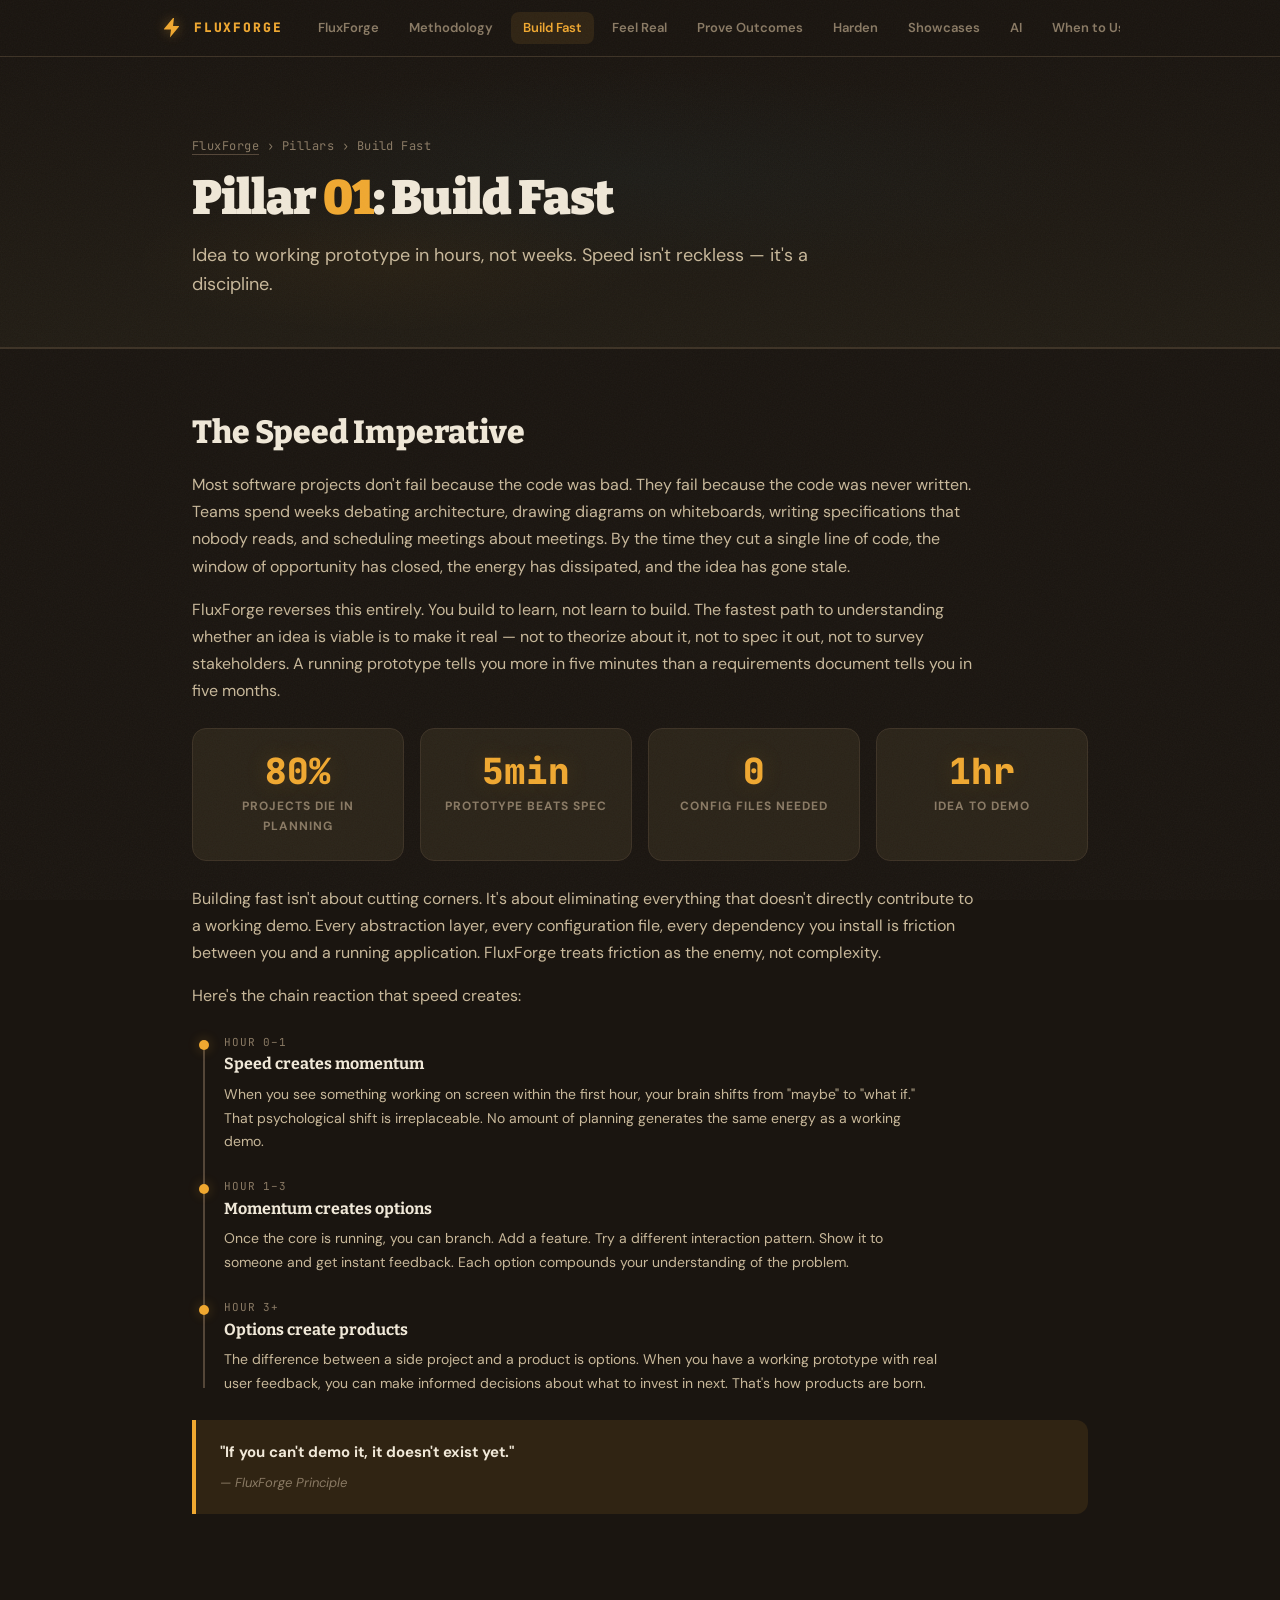
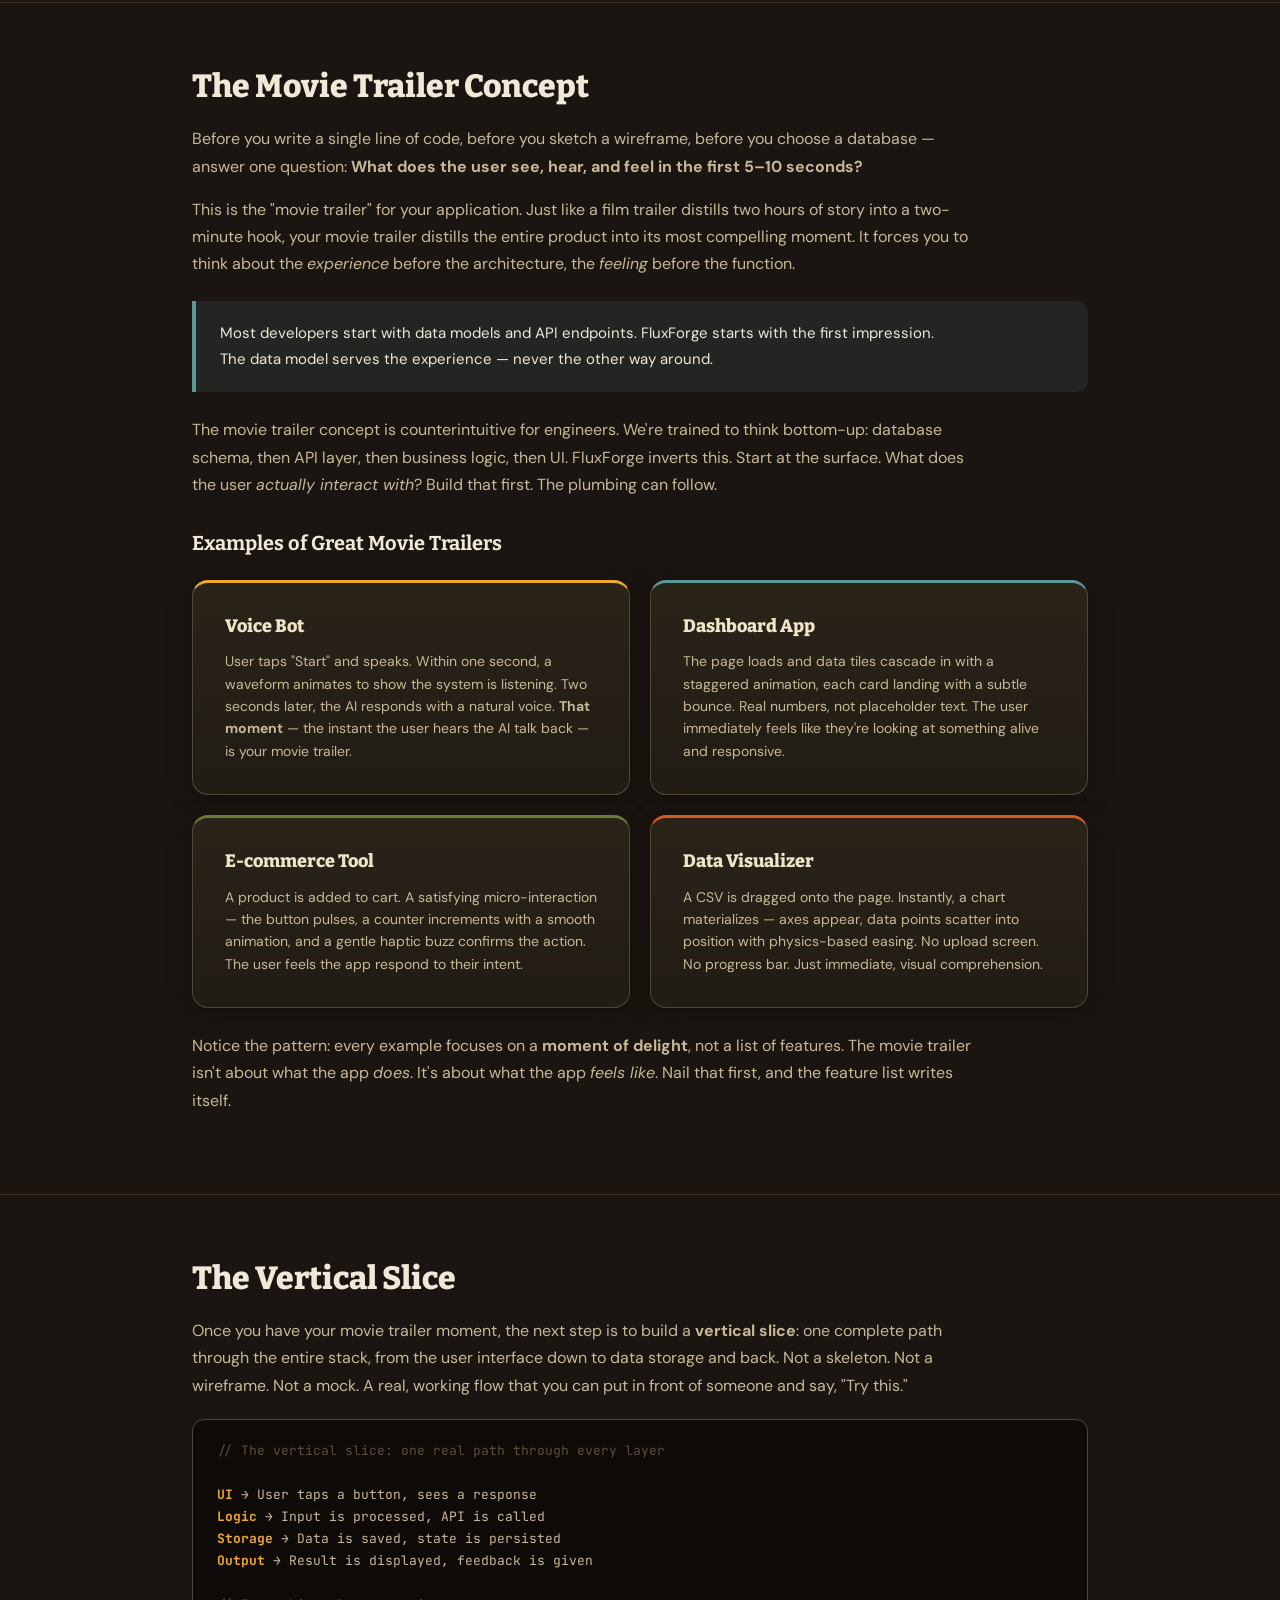
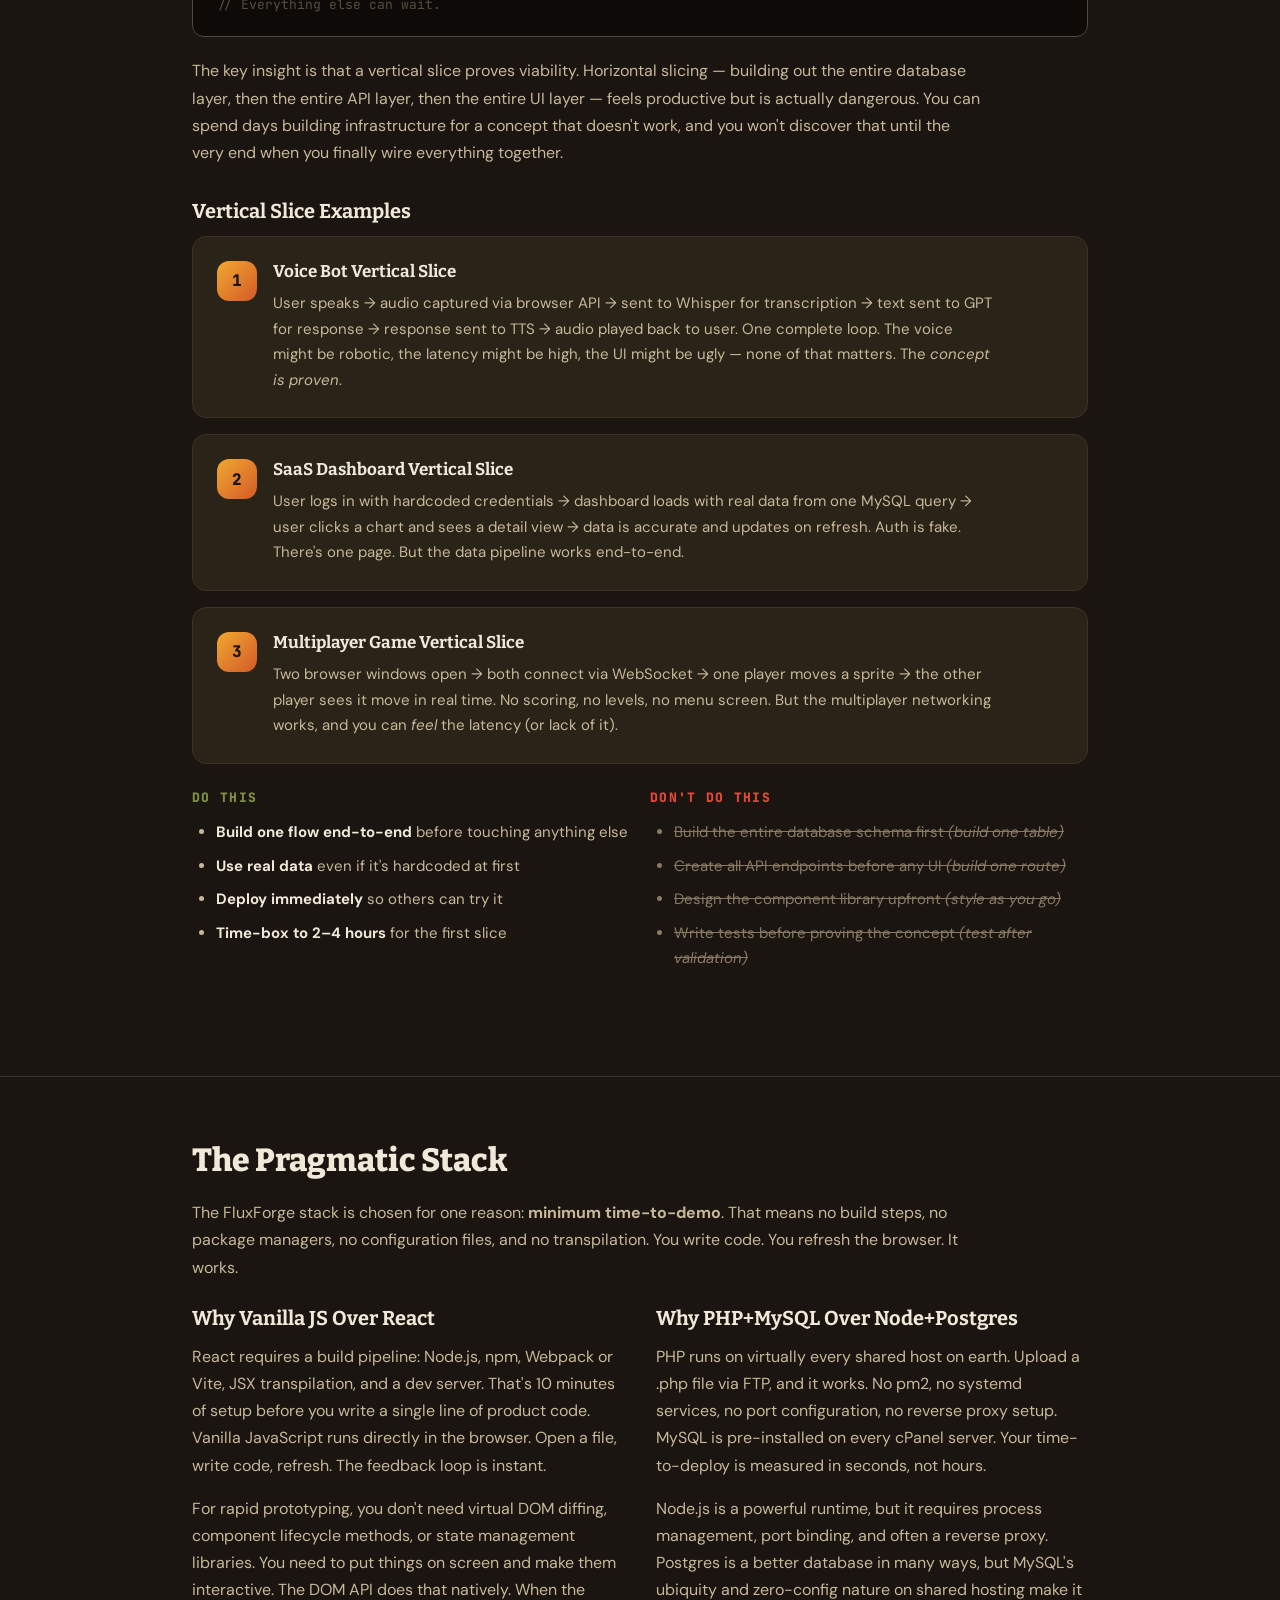
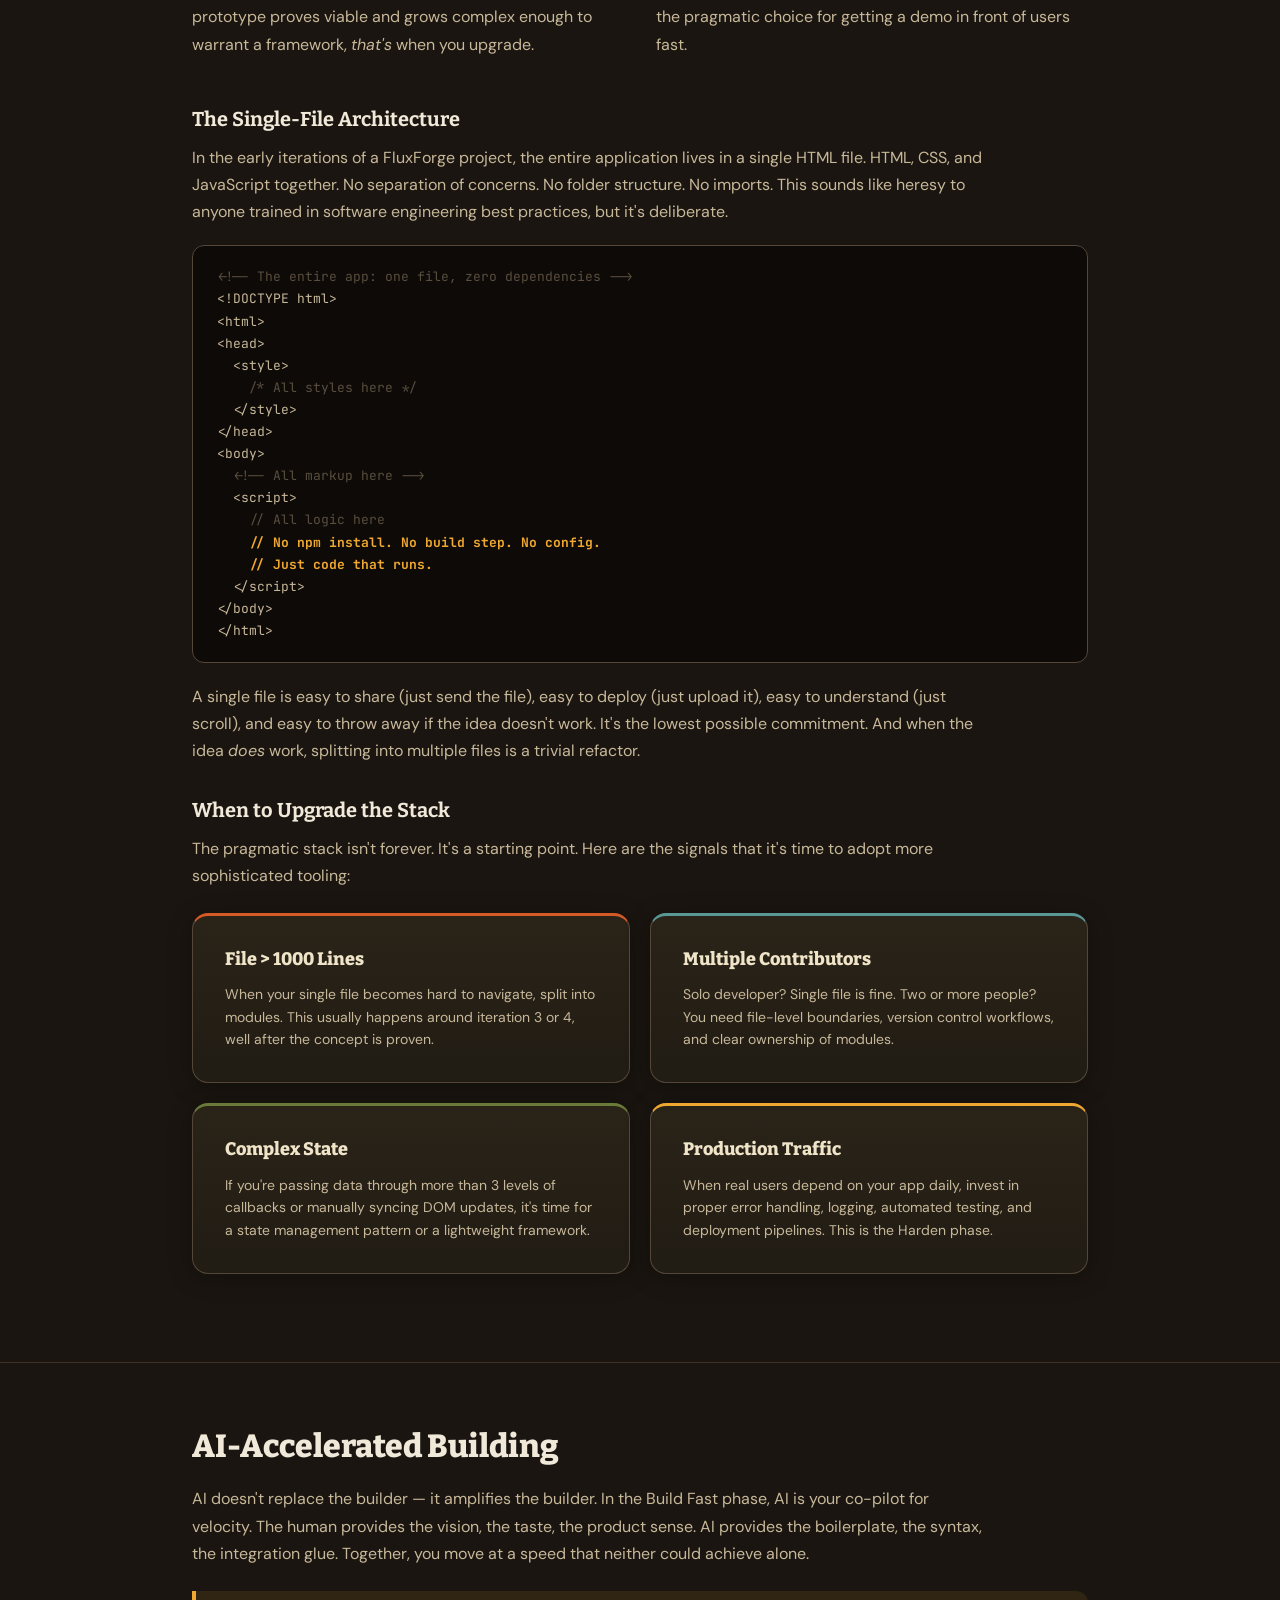
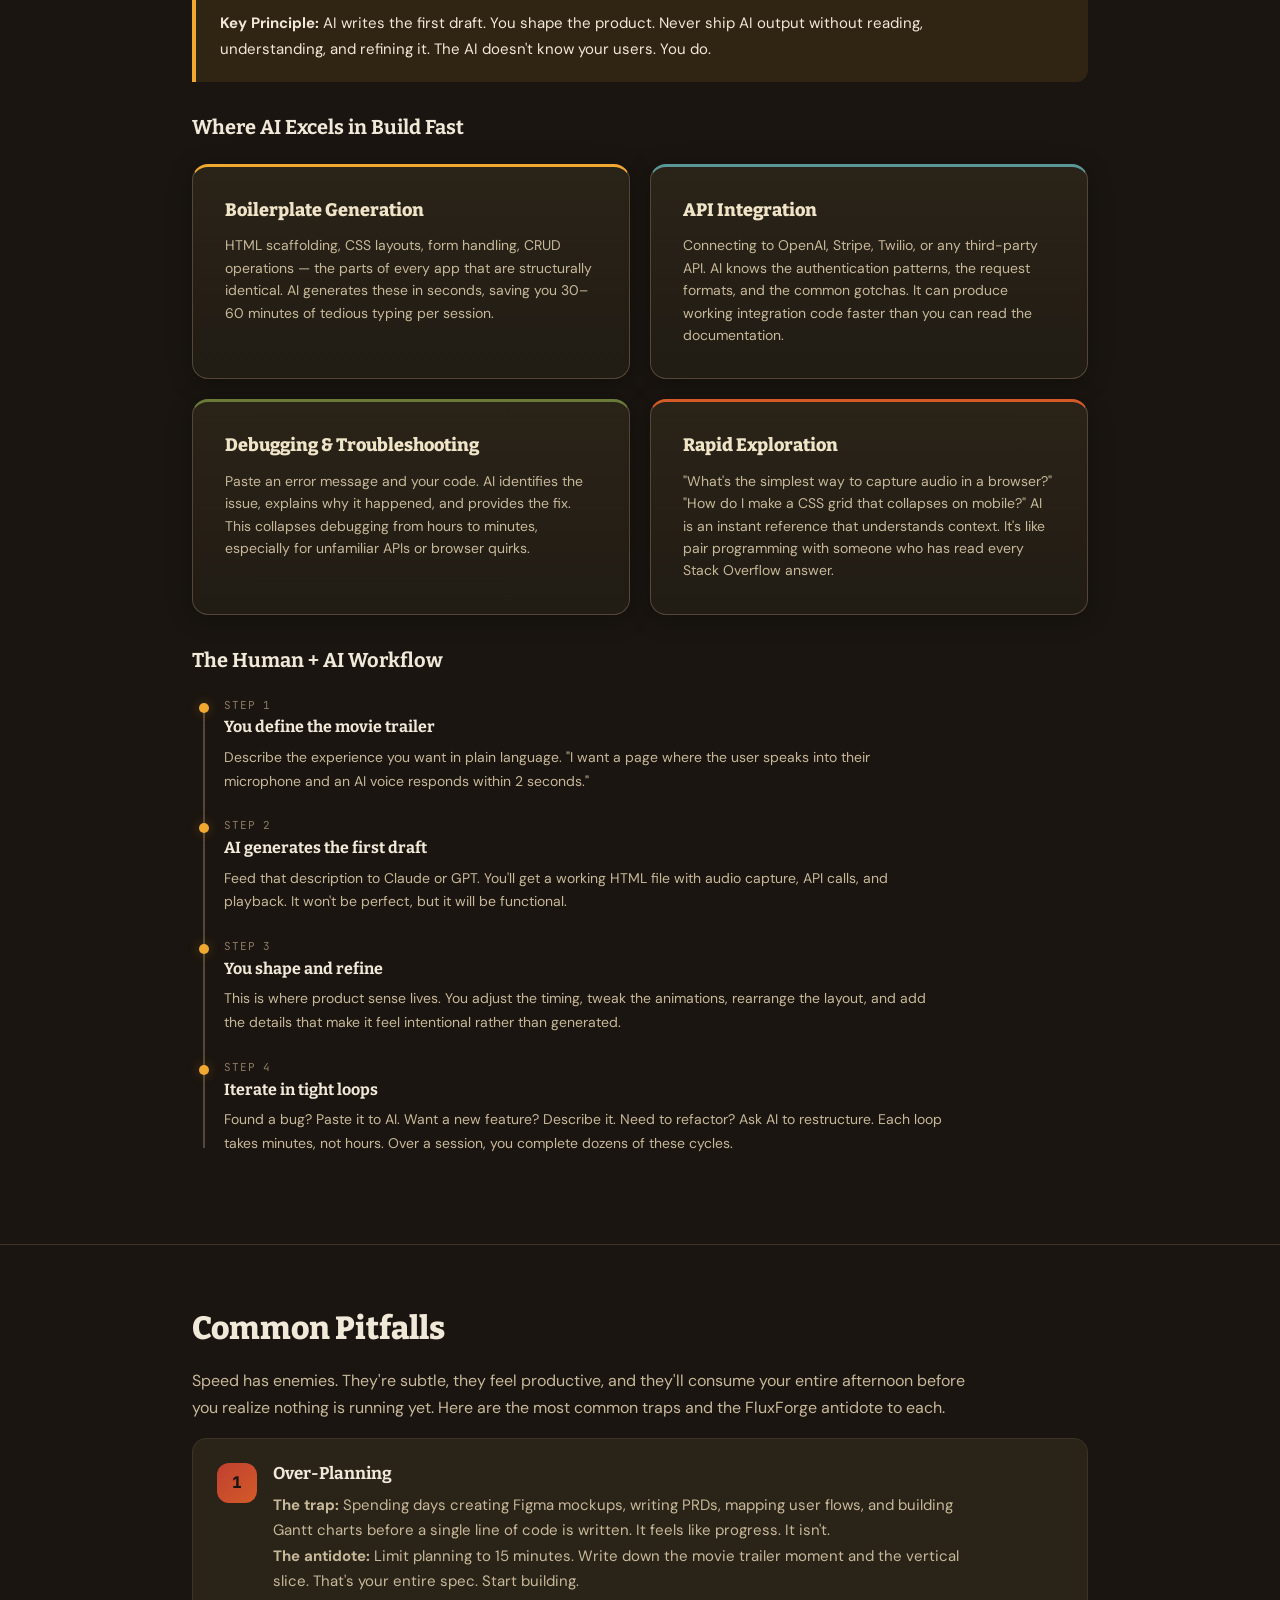
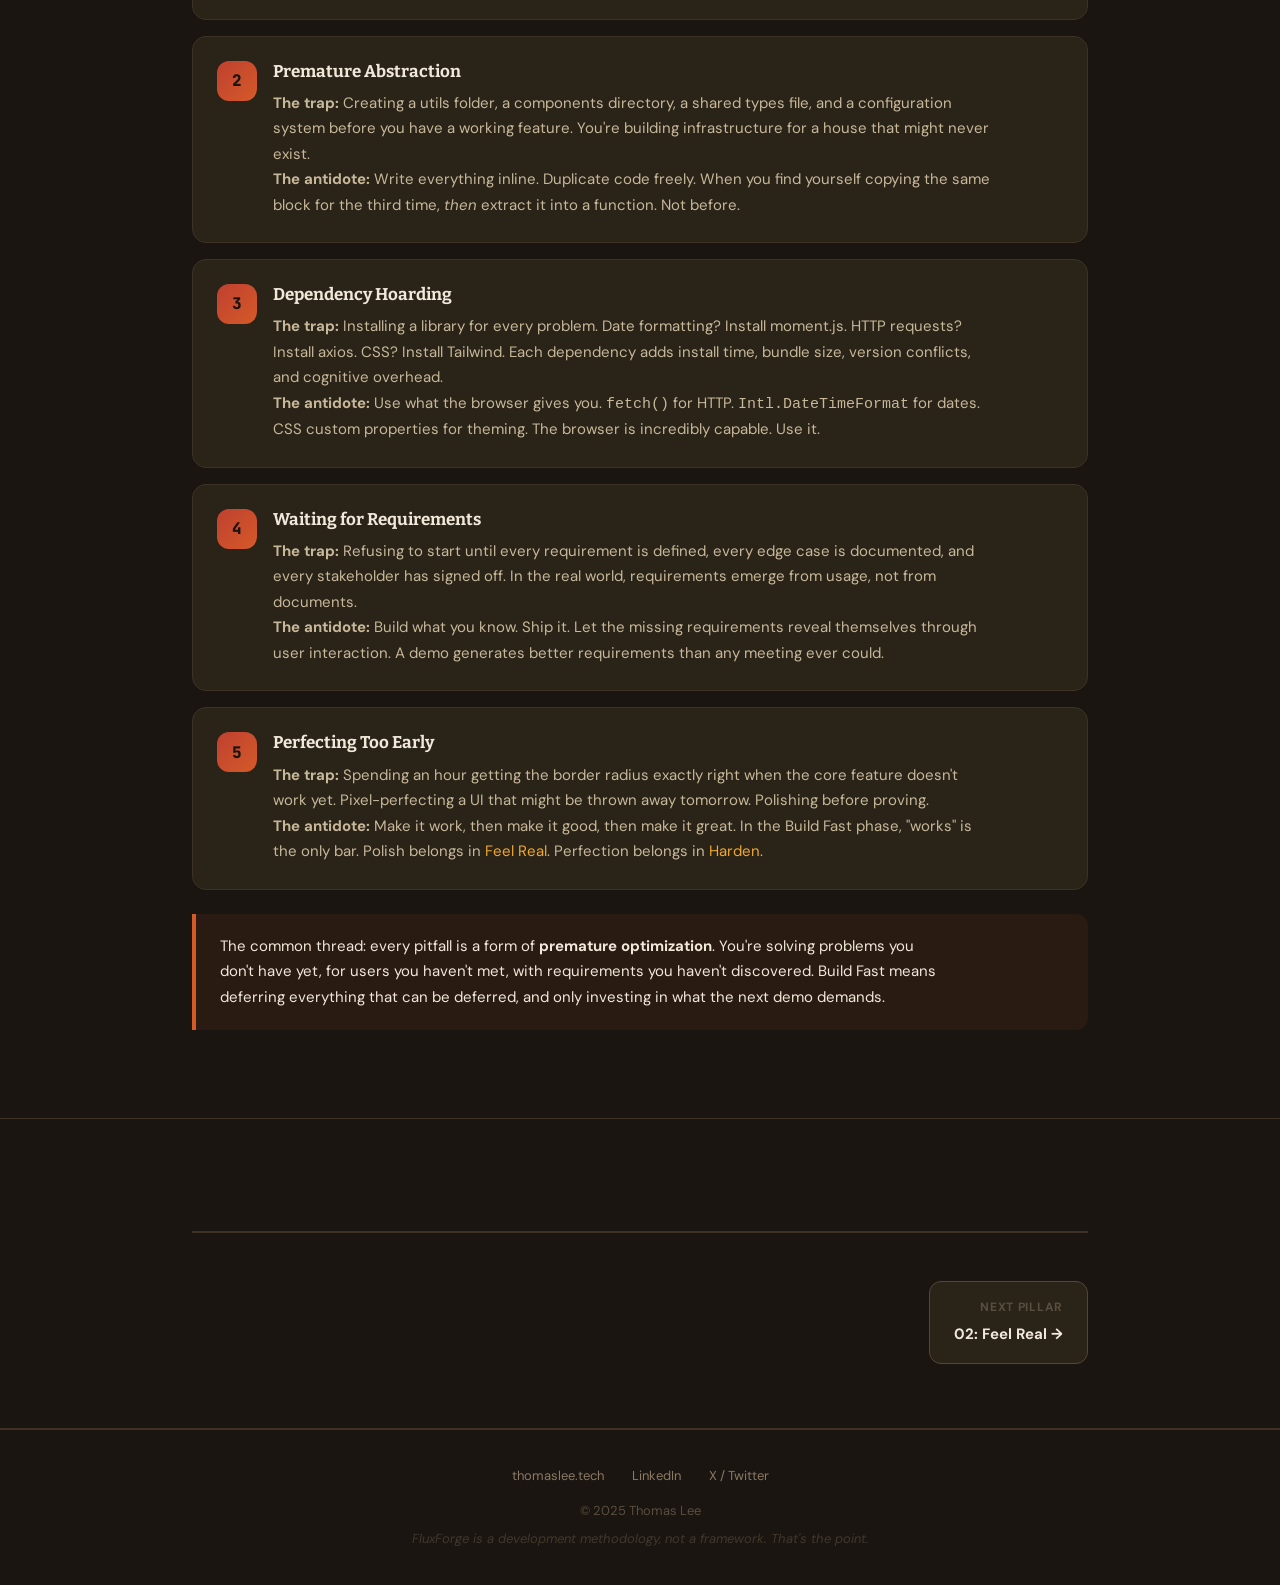
<file: build-fast.html>
<!DOCTYPE html>
<html lang="en">
<head>
<meta charset="UTF-8">
<meta name="viewport" content="width=device-width, initial-scale=1.0">
<title>Build Fast — FluxForge Pillar 01</title>
<meta name="description" content="Pillar 01 of the FluxForge methodology: Build Fast. Idea to working prototype in hours, not weeks. Speed isn't reckless — it's a discipline.">
<meta property="og:title" content="Build Fast — FluxForge Pillar 01">
<meta property="og:description" content="Idea to working prototype in hours, not weeks. Speed isn't reckless — it's a discipline.">
<link rel="icon" type="image/svg+xml" href="data:image/svg+xml,%3Csvg xmlns='http://www.w3.org/2000/svg' viewBox='0 0 24 24' fill='none'%3E%3Cpath d='M13 2L4.09 12.63c-.28.34-.04.87.42.87H11l-1 8 8.91-10.63c.28-.34.04-.87-.42-.87H13l1-8z' fill='%23f0a830'/%3E%3C/svg%3E">
<link rel="preconnect" href="https://fonts.googleapis.com">
<link href="https://fonts.googleapis.com/css2?family=Bitter:wght@400;500;600;700;800;900&family=JetBrains+Mono:wght@400;500;600;700;800&family=DM+Sans:opsz,wght@9..40,300;9..40,400;9..40,500;9..40,600;9..40,700&display=swap" rel="stylesheet">
<link rel="stylesheet" href="styles.css">
</head>
<body>

<!-- ============================================================
     Navigation
     ============================================================ -->
<nav class="site-nav">
  <div class="nav-inner">
    <a href="index.html" class="nav-logo">
      <div class="nav-logo-icon"><svg viewBox="0 0 24 24" fill="none"><path d="M13 2L4.09 12.63c-.28.34-.04.87.42.87H11l-1 8 8.91-10.63c.28-.34.04-.87-.42-.87H13l1-8z" fill="currentColor"/></svg></div>
      <div class="nav-logo-text">FluxForge</div>
    </a>
    <button class="nav-toggle" aria-label="Toggle navigation">
      <svg viewBox="0 0 24 24"><line x1="3" y1="6" x2="21" y2="6"/><line x1="3" y1="12" x2="21" y2="12"/><line x1="3" y1="18" x2="21" y2="18"/></svg>
    </button>
    <div class="nav-links">
      <a href="index.html">FluxForge</a>
      <a href="methodology.html">Methodology</a>
      <a href="build-fast.html" class="active">Build Fast</a>
      <a href="feel-real.html">Feel Real</a>
      <a href="prove-outcomes.html">Prove Outcomes</a>
      <a href="harden.html">Harden</a>
      <a href="case-studies.html">Showcases</a>
      <a href="ai-in-fluxforge.html">AI</a>
      <a href="when-to-use.html">When to Use</a>
      <a href="quick-start.html">Quick Start</a>
      <a href="starter-kit.html">Starter Kit</a>
      <a href="connect.html">Connect</a>
    </div>
  </div>
</nav>

<!-- ============================================================
     Page Header
     ============================================================ -->
<header class="page-header">
  <div class="container">
    <div class="breadcrumb"><a href="index.html">FluxForge</a> &rsaquo; Pillars &rsaquo; Build Fast</div>
    <h1>Pillar <span class="accent">01</span>: Build Fast</h1>
    <p class="subtitle">Idea to working prototype in hours, not weeks. Speed isn't reckless &mdash; it's a discipline.</p>
  </div>
</header>

<!-- ============================================================
     The Speed Imperative
     ============================================================ -->
<section class="content-section">
  <div class="container">
    <h2 class="reveal">The Speed Imperative</h2>
    <p class="reveal">Most software projects don't fail because the code was bad. They fail because the code was never written. Teams spend weeks debating architecture, drawing diagrams on whiteboards, writing specifications that nobody reads, and scheduling meetings about meetings. By the time they cut a single line of code, the window of opportunity has closed, the energy has dissipated, and the idea has gone stale.</p>
    <p class="reveal">FluxForge reverses this entirely. You build to learn, not learn to build. The fastest path to understanding whether an idea is viable is to make it real &mdash; not to theorize about it, not to spec it out, not to survey stakeholders. A running prototype tells you more in five minutes than a requirements document tells you in five months.</p>

    <div class="stats-grid reveal">
      <div class="stat-card">
        <div class="stat-value" data-count="80" data-suffix="%">0</div>
        <div class="stat-label">Projects die in planning</div>
      </div>
      <div class="stat-card">
        <div class="stat-value">5min</div>
        <div class="stat-label">Prototype beats spec</div>
      </div>
      <div class="stat-card">
        <div class="stat-value" data-count="0">0</div>
        <div class="stat-label">Config files needed</div>
      </div>
      <div class="stat-card">
        <div class="stat-value">1hr</div>
        <div class="stat-label">Idea to demo</div>
      </div>
    </div>

    <p class="reveal">Building fast isn't about cutting corners. It's about eliminating everything that doesn't directly contribute to a working demo. Every abstraction layer, every configuration file, every dependency you install is friction between you and a running application. FluxForge treats friction as the enemy, not complexity.</p>
    <p class="reveal">Here's the chain reaction that speed creates:</p>

    <div class="timeline reveal">
      <div class="timeline-item">
        <div class="time">Hour 0&ndash;1</div>
        <h4>Speed creates momentum</h4>
        <p>When you see something working on screen within the first hour, your brain shifts from "maybe" to "what if." That psychological shift is irreplaceable. No amount of planning generates the same energy as a working demo.</p>
      </div>
      <div class="timeline-item">
        <div class="time">Hour 1&ndash;3</div>
        <h4>Momentum creates options</h4>
        <p>Once the core is running, you can branch. Add a feature. Try a different interaction pattern. Show it to someone and get instant feedback. Each option compounds your understanding of the problem.</p>
      </div>
      <div class="timeline-item">
        <div class="time">Hour 3+</div>
        <h4>Options create products</h4>
        <p>The difference between a side project and a product is options. When you have a working prototype with real user feedback, you can make informed decisions about what to invest in next. That's how products are born.</p>
      </div>
    </div>

    <div class="callout reveal">
      <p><strong>"If you can't demo it, it doesn't exist yet."</strong></p>
      <div class="attribution">&mdash; FluxForge Principle</div>
    </div>
  </div>
</section>

<!-- ============================================================
     The Movie Trailer Concept
     ============================================================ -->
<section class="content-section">
  <div class="container">
    <h2 class="reveal">The Movie Trailer Concept</h2>
    <p class="reveal">Before you write a single line of code, before you sketch a wireframe, before you choose a database &mdash; answer one question: <strong>What does the user see, hear, and feel in the first 5&ndash;10 seconds?</strong></p>
    <p class="reveal">This is the "movie trailer" for your application. Just like a film trailer distills two hours of story into a two-minute hook, your movie trailer distills the entire product into its most compelling moment. It forces you to think about the <em>experience</em> before the architecture, the <em>feeling</em> before the function.</p>

    <div class="callout teal reveal">
      <p>Most developers start with data models and API endpoints. FluxForge starts with the first impression. The data model serves the experience &mdash; never the other way around.</p>
    </div>

    <p class="reveal">The movie trailer concept is counterintuitive for engineers. We're trained to think bottom-up: database schema, then API layer, then business logic, then UI. FluxForge inverts this. Start at the surface. What does the user <em>actually interact with</em>? Build that first. The plumbing can follow.</p>

    <h3 class="reveal">Examples of Great Movie Trailers</h3>
    <div class="card-grid reveal">
      <div class="card card-accent">
        <h3>Voice Bot</h3>
        <p>User taps "Start" and speaks. Within one second, a waveform animates to show the system is listening. Two seconds later, the AI responds with a natural voice. <strong>That moment</strong> &mdash; the instant the user hears the AI talk back &mdash; is your movie trailer.</p>
      </div>
      <div class="card card-accent teal">
        <h3>Dashboard App</h3>
        <p>The page loads and data tiles cascade in with a staggered animation, each card landing with a subtle bounce. Real numbers, not placeholder text. The user immediately feels like they're looking at something alive and responsive.</p>
      </div>
      <div class="card card-accent olive">
        <h3>E-commerce Tool</h3>
        <p>A product is added to cart. A satisfying micro-interaction &mdash; the button pulses, a counter increments with a smooth animation, and a gentle haptic buzz confirms the action. The user feels the app respond to their intent.</p>
      </div>
      <div class="card card-accent orange">
        <h3>Data Visualizer</h3>
        <p>A CSV is dragged onto the page. Instantly, a chart materializes &mdash; axes appear, data points scatter into position with physics-based easing. No upload screen. No progress bar. Just immediate, visual comprehension.</p>
      </div>
    </div>

    <p class="reveal">Notice the pattern: every example focuses on a <strong>moment of delight</strong>, not a list of features. The movie trailer isn't about what the app <em>does</em>. It's about what the app <em>feels like</em>. Nail that first, and the feature list writes itself.</p>
  </div>
</section>

<!-- ============================================================
     The Vertical Slice
     ============================================================ -->
<section class="content-section">
  <div class="container">
    <h2 class="reveal">The Vertical Slice</h2>
    <p class="reveal">Once you have your movie trailer moment, the next step is to build a <strong>vertical slice</strong>: one complete path through the entire stack, from the user interface down to data storage and back. Not a skeleton. Not a wireframe. Not a mock. A real, working flow that you can put in front of someone and say, "Try this."</p>

    <div class="code-block reveal">
      <button class="code-copy" onclick="this.textContent='Copied!';this.classList.add('copied');navigator.clipboard.writeText(this.parentElement.textContent.replace('Copy','').replace('Copied!',''));setTimeout(()=>{this.textContent='Copy';this.classList.remove('copied')},2000)"><svg viewBox="0 0 24 24" fill="none" stroke="currentColor" stroke-width="2" width="14" height="14"><rect x="9" y="9" width="13" height="13" rx="2"/><path d="M5 15H4a2 2 0 0 1-2-2V4a2 2 0 0 1 2-2h9a2 2 0 0 1 2 2v1"/></svg> Copy</button>
      <span class="comment">// The vertical slice: one real path through every layer</span><br><br>
      <span class="highlight">UI</span> &rarr; User taps a button, sees a response<br>
      <span class="highlight">Logic</span> &rarr; Input is processed, API is called<br>
      <span class="highlight">Storage</span> &rarr; Data is saved, state is persisted<br>
      <span class="highlight">Output</span> &rarr; Result is displayed, feedback is given<br><br>
      <span class="comment">// Everything else can wait.</span>
    </div>

    <p class="reveal">The key insight is that a vertical slice proves viability. Horizontal slicing &mdash; building out the entire database layer, then the entire API layer, then the entire UI layer &mdash; feels productive but is actually dangerous. You can spend days building infrastructure for a concept that doesn't work, and you won't discover that until the very end when you finally wire everything together.</p>

    <h3 class="reveal">Vertical Slice Examples</h3>

    <div class="step-card reveal">
      <div class="step-num">1</div>
      <div class="step-content">
        <h3>Voice Bot Vertical Slice</h3>
        <p>User speaks &rarr; audio captured via browser API &rarr; sent to Whisper for transcription &rarr; text sent to GPT for response &rarr; response sent to TTS &rarr; audio played back to user. One complete loop. The voice might be robotic, the latency might be high, the UI might be ugly &mdash; none of that matters. The <em>concept is proven</em>.</p>
      </div>
    </div>

    <div class="step-card reveal">
      <div class="step-num">2</div>
      <div class="step-content">
        <h3>SaaS Dashboard Vertical Slice</h3>
        <p>User logs in with hardcoded credentials &rarr; dashboard loads with real data from one MySQL query &rarr; user clicks a chart and sees a detail view &rarr; data is accurate and updates on refresh. Auth is fake. There's one page. But the data pipeline works end-to-end.</p>
      </div>
    </div>

    <div class="step-card reveal">
      <div class="step-num">3</div>
      <div class="step-content">
        <h3>Multiplayer Game Vertical Slice</h3>
        <p>Two browser windows open &rarr; both connect via WebSocket &rarr; one player moves a sprite &rarr; the other player sees it move in real time. No scoring, no levels, no menu screen. But the multiplayer networking works, and you can <em>feel</em> the latency (or lack of it).</p>
      </div>
    </div>

    <div class="do-dont reveal">
      <div class="do-col">
        <h4>Do This</h4>
        <ul>
          <li><strong>Build one flow end-to-end</strong> before touching anything else</li>
          <li><strong>Use real data</strong> even if it's hardcoded at first</li>
          <li><strong>Deploy immediately</strong> so others can try it</li>
          <li><strong>Time-box to 2&ndash;4 hours</strong> for the first slice</li>
        </ul>
      </div>
      <div class="dont-col">
        <h4>Don't Do This</h4>
        <ul>
          <li>Build the entire database schema first <span>(build one table)</span></li>
          <li>Create all API endpoints before any UI <span>(build one route)</span></li>
          <li>Design the component library upfront <span>(style as you go)</span></li>
          <li>Write tests before proving the concept <span>(test after validation)</span></li>
        </ul>
      </div>
    </div>
  </div>
</section>

<!-- ============================================================
     The Pragmatic Stack
     ============================================================ -->
<section class="content-section">
  <div class="container">
    <h2 class="reveal">The Pragmatic Stack</h2>
    <p class="reveal">The FluxForge stack is chosen for one reason: <strong>minimum time-to-demo</strong>. That means no build steps, no package managers, no configuration files, and no transpilation. You write code. You refresh the browser. It works.</p>

    <div class="two-col reveal">
      <div>
        <h3 class="mt-0">Why Vanilla JS Over React</h3>
        <p>React requires a build pipeline: Node.js, npm, Webpack or Vite, JSX transpilation, and a dev server. That's 10 minutes of setup before you write a single line of product code. Vanilla JavaScript runs directly in the browser. Open a file, write code, refresh. The feedback loop is instant.</p>
        <p>For rapid prototyping, you don't need virtual DOM diffing, component lifecycle methods, or state management libraries. You need to put things on screen and make them interactive. The DOM API does that natively. When the prototype proves viable and grows complex enough to warrant a framework, <em>that's</em> when you upgrade.</p>
      </div>
      <div>
        <h3 class="mt-0">Why PHP+MySQL Over Node+Postgres</h3>
        <p>PHP runs on virtually every shared host on earth. Upload a .php file via FTP, and it works. No pm2, no systemd services, no port configuration, no reverse proxy setup. MySQL is pre-installed on every cPanel server. Your time-to-deploy is measured in seconds, not hours.</p>
        <p>Node.js is a powerful runtime, but it requires process management, port binding, and often a reverse proxy. Postgres is a better database in many ways, but MySQL's ubiquity and zero-config nature on shared hosting make it the pragmatic choice for getting a demo in front of users fast.</p>
      </div>
    </div>

    <h3 class="reveal">The Single-File Architecture</h3>
    <p class="reveal">In the early iterations of a FluxForge project, the entire application lives in a single HTML file. HTML, CSS, and JavaScript together. No separation of concerns. No folder structure. No imports. This sounds like heresy to anyone trained in software engineering best practices, but it's deliberate.</p>

    <div class="code-block reveal">
      <button class="code-copy" onclick="this.textContent='Copied!';this.classList.add('copied');navigator.clipboard.writeText(this.parentElement.textContent.replace('Copy','').replace('Copied!',''));setTimeout(()=>{this.textContent='Copy';this.classList.remove('copied')},2000)"><svg viewBox="0 0 24 24" fill="none" stroke="currentColor" stroke-width="2" width="14" height="14"><rect x="9" y="9" width="13" height="13" rx="2"/><path d="M5 15H4a2 2 0 0 1-2-2V4a2 2 0 0 1 2-2h9a2 2 0 0 1 2 2v1"/></svg> Copy</button>
      <span class="comment">&lt;!-- The entire app: one file, zero dependencies --&gt;</span><br>
      &lt;!DOCTYPE html&gt;<br>
      &lt;html&gt;<br>
      &lt;head&gt;<br>
      &nbsp;&nbsp;&lt;style&gt;<br>
      &nbsp;&nbsp;&nbsp;&nbsp;<span class="comment">/* All styles here */</span><br>
      &nbsp;&nbsp;&lt;/style&gt;<br>
      &lt;/head&gt;<br>
      &lt;body&gt;<br>
      &nbsp;&nbsp;<span class="comment">&lt;!-- All markup here --&gt;</span><br>
      &nbsp;&nbsp;&lt;script&gt;<br>
      &nbsp;&nbsp;&nbsp;&nbsp;<span class="comment">// All logic here</span><br>
      &nbsp;&nbsp;&nbsp;&nbsp;<span class="highlight">// No npm install. No build step. No config.</span><br>
      &nbsp;&nbsp;&nbsp;&nbsp;<span class="highlight">// Just code that runs.</span><br>
      &nbsp;&nbsp;&lt;/script&gt;<br>
      &lt;/body&gt;<br>
      &lt;/html&gt;
    </div>

    <p class="reveal">A single file is easy to share (just send the file), easy to deploy (just upload it), easy to understand (just scroll), and easy to throw away if the idea doesn't work. It's the lowest possible commitment. And when the idea <em>does</em> work, splitting into multiple files is a trivial refactor.</p>

    <h3 class="reveal">When to Upgrade the Stack</h3>
    <p class="reveal">The pragmatic stack isn't forever. It's a starting point. Here are the signals that it's time to adopt more sophisticated tooling:</p>

    <div class="card-grid reveal">
      <div class="card card-accent orange">
        <h3>File > 1000 Lines</h3>
        <p>When your single file becomes hard to navigate, split into modules. This usually happens around iteration 3 or 4, well after the concept is proven.</p>
      </div>
      <div class="card card-accent teal">
        <h3>Multiple Contributors</h3>
        <p>Solo developer? Single file is fine. Two or more people? You need file-level boundaries, version control workflows, and clear ownership of modules.</p>
      </div>
      <div class="card card-accent olive">
        <h3>Complex State</h3>
        <p>If you're passing data through more than 3 levels of callbacks or manually syncing DOM updates, it's time for a state management pattern or a lightweight framework.</p>
      </div>
      <div class="card card-accent">
        <h3>Production Traffic</h3>
        <p>When real users depend on your app daily, invest in proper error handling, logging, automated testing, and deployment pipelines. This is the Harden phase.</p>
      </div>
    </div>
  </div>
</section>

<!-- ============================================================
     AI-Accelerated Building
     ============================================================ -->
<section class="content-section">
  <div class="container">
    <h2 class="reveal">AI-Accelerated Building</h2>
    <p class="reveal">AI doesn't replace the builder &mdash; it amplifies the builder. In the Build Fast phase, AI is your co-pilot for velocity. The human provides the vision, the taste, the product sense. AI provides the boilerplate, the syntax, the integration glue. Together, you move at a speed that neither could achieve alone.</p>

    <div class="callout reveal">
      <p><strong>Key Principle:</strong> AI writes the first draft. You shape the product. Never ship AI output without reading, understanding, and refining it. The AI doesn't know your users. You do.</p>
    </div>

    <h3 class="reveal">Where AI Excels in Build Fast</h3>
    <div class="card-grid reveal">
      <div class="card card-accent">
        <h3>Boilerplate Generation</h3>
        <p>HTML scaffolding, CSS layouts, form handling, CRUD operations &mdash; the parts of every app that are structurally identical. AI generates these in seconds, saving you 30&ndash;60 minutes of tedious typing per session.</p>
      </div>
      <div class="card card-accent teal">
        <h3>API Integration</h3>
        <p>Connecting to OpenAI, Stripe, Twilio, or any third-party API. AI knows the authentication patterns, the request formats, and the common gotchas. It can produce working integration code faster than you can read the documentation.</p>
      </div>
      <div class="card card-accent olive">
        <h3>Debugging & Troubleshooting</h3>
        <p>Paste an error message and your code. AI identifies the issue, explains why it happened, and provides the fix. This collapses debugging from hours to minutes, especially for unfamiliar APIs or browser quirks.</p>
      </div>
      <div class="card card-accent orange">
        <h3>Rapid Exploration</h3>
        <p>"What's the simplest way to capture audio in a browser?" "How do I make a CSS grid that collapses on mobile?" AI is an instant reference that understands context. It's like pair programming with someone who has read every Stack Overflow answer.</p>
      </div>
    </div>

    <h3 class="reveal">The Human + AI Workflow</h3>
    <div class="timeline reveal">
      <div class="timeline-item">
        <div class="time">Step 1</div>
        <h4>You define the movie trailer</h4>
        <p>Describe the experience you want in plain language. "I want a page where the user speaks into their microphone and an AI voice responds within 2 seconds."</p>
      </div>
      <div class="timeline-item">
        <div class="time">Step 2</div>
        <h4>AI generates the first draft</h4>
        <p>Feed that description to Claude or GPT. You'll get a working HTML file with audio capture, API calls, and playback. It won't be perfect, but it will be functional.</p>
      </div>
      <div class="timeline-item">
        <div class="time">Step 3</div>
        <h4>You shape and refine</h4>
        <p>This is where product sense lives. You adjust the timing, tweak the animations, rearrange the layout, and add the details that make it feel intentional rather than generated.</p>
      </div>
      <div class="timeline-item">
        <div class="time">Step 4</div>
        <h4>Iterate in tight loops</h4>
        <p>Found a bug? Paste it to AI. Want a new feature? Describe it. Need to refactor? Ask AI to restructure. Each loop takes minutes, not hours. Over a session, you complete dozens of these cycles.</p>
      </div>
    </div>
  </div>
</section>

<!-- ============================================================
     Common Pitfalls
     ============================================================ -->
<section class="content-section">
  <div class="container">
    <h2 class="reveal">Common Pitfalls</h2>
    <p class="reveal">Speed has enemies. They're subtle, they feel productive, and they'll consume your entire afternoon before you realize nothing is running yet. Here are the most common traps and the FluxForge antidote to each.</p>

    <div class="step-card reveal">
      <div class="step-num" style="background: linear-gradient(135deg, var(--red) 0%, var(--orange) 100%);">1</div>
      <div class="step-content">
        <h3>Over-Planning</h3>
        <p><strong>The trap:</strong> Spending days creating Figma mockups, writing PRDs, mapping user flows, and building Gantt charts before a single line of code is written. It feels like progress. It isn't.</p>
        <p><strong>The antidote:</strong> Limit planning to 15 minutes. Write down the movie trailer moment and the vertical slice. That's your entire spec. Start building.</p>
      </div>
    </div>

    <div class="step-card reveal">
      <div class="step-num" style="background: linear-gradient(135deg, var(--red) 0%, var(--orange) 100%);">2</div>
      <div class="step-content">
        <h3>Premature Abstraction</h3>
        <p><strong>The trap:</strong> Creating a utils folder, a components directory, a shared types file, and a configuration system before you have a working feature. You're building infrastructure for a house that might never exist.</p>
        <p><strong>The antidote:</strong> Write everything inline. Duplicate code freely. When you find yourself copying the same block for the third time, <em>then</em> extract it into a function. Not before.</p>
      </div>
    </div>

    <div class="step-card reveal">
      <div class="step-num" style="background: linear-gradient(135deg, var(--red) 0%, var(--orange) 100%);">3</div>
      <div class="step-content">
        <h3>Dependency Hoarding</h3>
        <p><strong>The trap:</strong> Installing a library for every problem. Date formatting? Install moment.js. HTTP requests? Install axios. CSS? Install Tailwind. Each dependency adds install time, bundle size, version conflicts, and cognitive overhead.</p>
        <p><strong>The antidote:</strong> Use what the browser gives you. <code>fetch()</code> for HTTP. <code>Intl.DateTimeFormat</code> for dates. CSS custom properties for theming. The browser is incredibly capable. Use it.</p>
      </div>
    </div>

    <div class="step-card reveal">
      <div class="step-num" style="background: linear-gradient(135deg, var(--red) 0%, var(--orange) 100%);">4</div>
      <div class="step-content">
        <h3>Waiting for Requirements</h3>
        <p><strong>The trap:</strong> Refusing to start until every requirement is defined, every edge case is documented, and every stakeholder has signed off. In the real world, requirements emerge from usage, not from documents.</p>
        <p><strong>The antidote:</strong> Build what you know. Ship it. Let the missing requirements reveal themselves through user interaction. A demo generates better requirements than any meeting ever could.</p>
      </div>
    </div>

    <div class="step-card reveal">
      <div class="step-num" style="background: linear-gradient(135deg, var(--red) 0%, var(--orange) 100%);">5</div>
      <div class="step-content">
        <h3>Perfecting Too Early</h3>
        <p><strong>The trap:</strong> Spending an hour getting the border radius exactly right when the core feature doesn't work yet. Pixel-perfecting a UI that might be thrown away tomorrow. Polishing before proving.</p>
        <p><strong>The antidote:</strong> Make it work, then make it good, then make it great. In the Build Fast phase, "works" is the only bar. Polish belongs in <a href="feel-real.html">Feel Real</a>. Perfection belongs in <a href="harden.html">Harden</a>.</p>
      </div>
    </div>

    <div class="callout orange reveal">
      <p>The common thread: every pitfall is a form of <strong>premature optimization</strong>. You're solving problems you don't have yet, for users you haven't met, with requirements you haven't discovered. Build Fast means deferring everything that can be deferred, and only investing in what the next demo demands.</p>
    </div>
  </div>
</section>

<!-- ============================================================
     Pillar Navigation
     ============================================================ -->
<section class="content-section" style="border-bottom: none;">
  <div class="container">
    <div class="pillar-nav reveal">
      <div></div>
      <a href="feel-real.html" class="next">
        <span class="nav-label">Next Pillar</span>
        <span class="nav-title">02: Feel Real &rarr;</span>
      </a>
    </div>
  </div>
</section>

<!-- ============================================================
     Footer
     ============================================================ -->
<footer class="site-footer">
  <div class="container">
    <div class="footer-links">
      <a href="https://thomaslee.tech" target="_blank">thomaslee.tech</a>
      <a href="https://linkedin.com/in/thomas-lee-dev" target="_blank">LinkedIn</a>
      <a href="https://twitter.com/TommyLeeDev" target="_blank">X / Twitter</a>
    </div>
    <div>&copy; 2025 Thomas Lee</div>
    <div class="footer-tagline">FluxForge is a development methodology, not a framework. That's the point.</div>
  </div>
</footer>

<!-- ============================================================
     Scripts
     ============================================================ -->
<script>
// Reveal animations on scroll
const reveals = document.querySelectorAll('.reveal');
const observer = new IntersectionObserver((entries) => {
  entries.forEach((e, i) => {
    if (e.isIntersecting) {
      setTimeout(() => e.target.classList.add('visible'), i * 100);
      observer.unobserve(e.target);
    }
  });
}, { threshold: 0.15 });
reveals.forEach(el => observer.observe(el));

// Mobile hamburger toggle
const toggle = document.querySelector('.nav-toggle');
const navLinks = document.querySelector('.nav-links');
toggle.addEventListener('click', () => {
  navLinks.classList.toggle('open');
});
// Close nav when a link is clicked (mobile)
navLinks.querySelectorAll('a').forEach(link => {
  link.addEventListener('click', () => {
    navLinks.classList.remove('open');
  });
});

// Animated counters
document.querySelectorAll('[data-count]').forEach(el => {
  const io = new IntersectionObserver(entries => {
    if (entries[0].isIntersecting) {
      const target = parseInt(el.dataset.count);
      const suffix = el.dataset.suffix || '';
      const start = performance.now();
      (function tick(now) {
        const p = Math.min((now - start) / 1000, 1);
        el.textContent = Math.round(target * (1 - Math.pow(1 - p, 3))) + suffix;
        if (p < 1) requestAnimationFrame(tick);
      })(start);
      io.unobserve(el);
    }
  }, { threshold: 0.3 });
  io.observe(el);
});
</script>

</body>
</html>
</file>
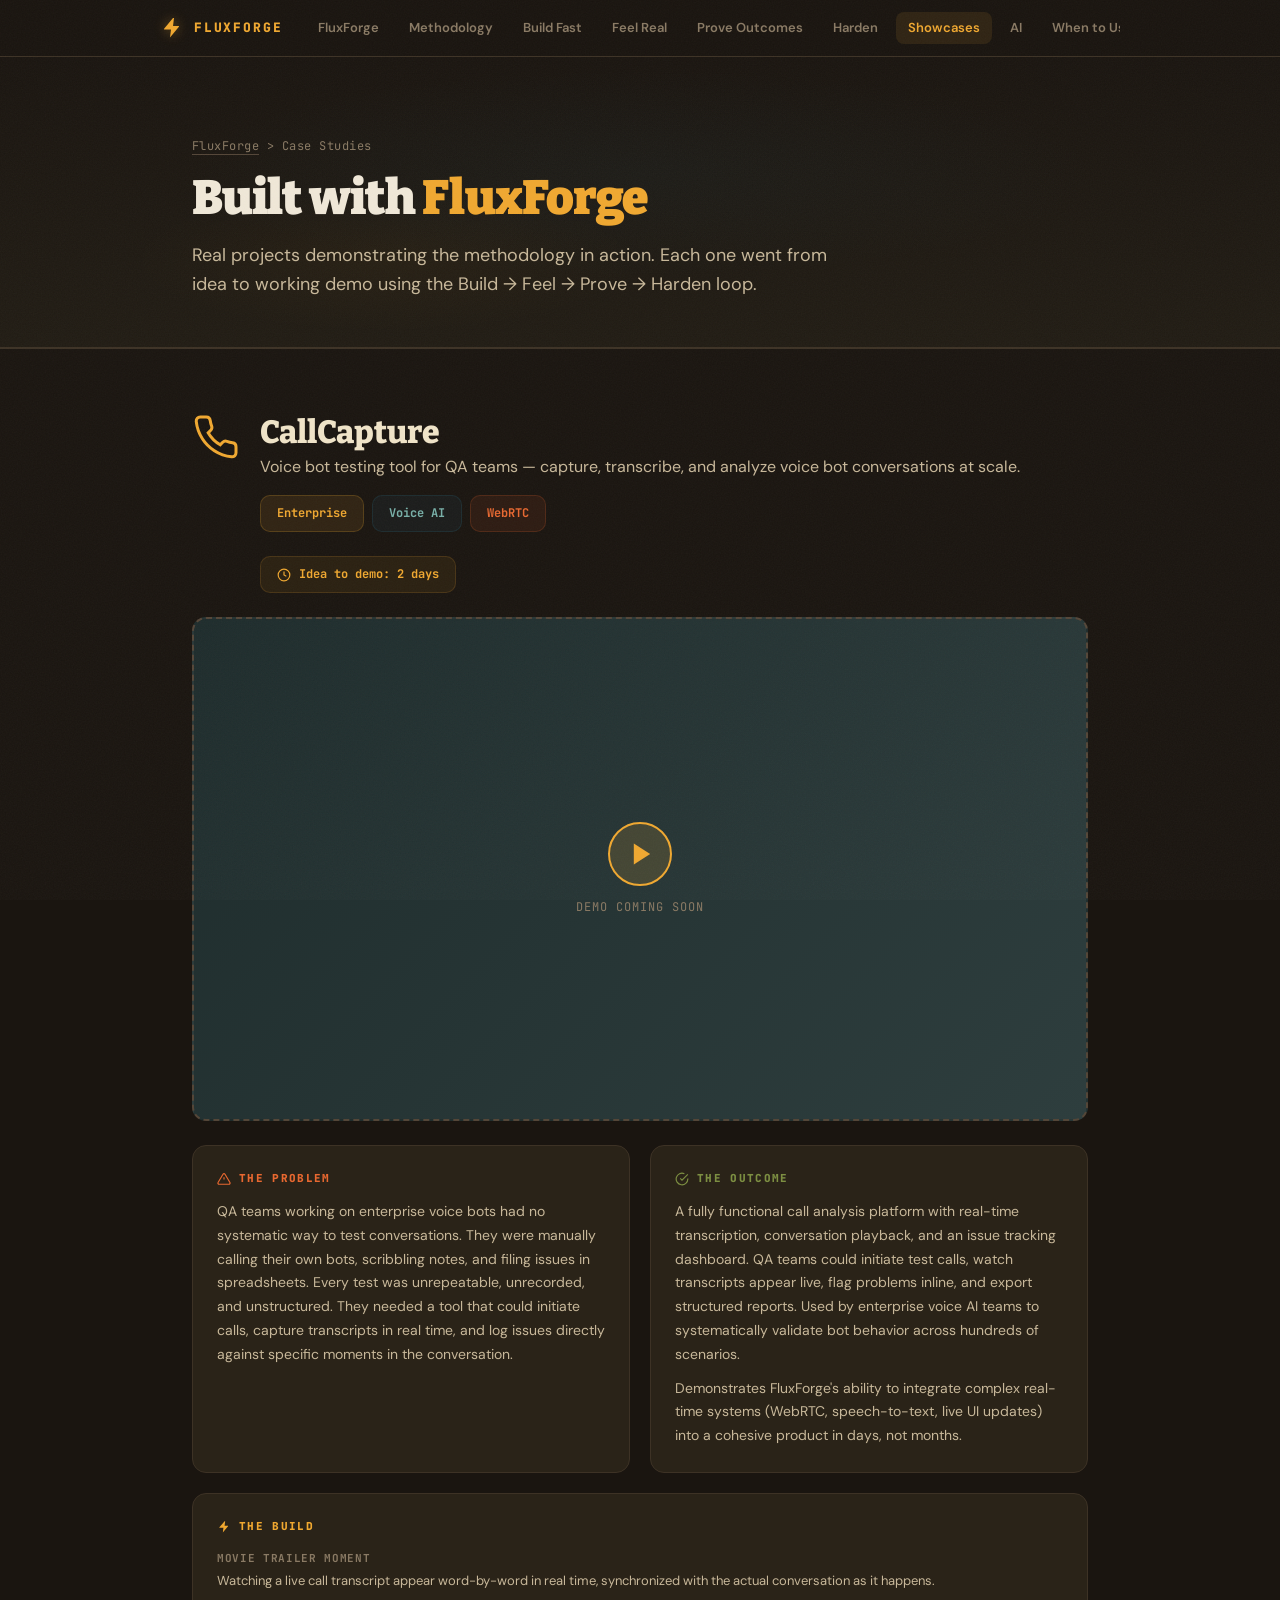
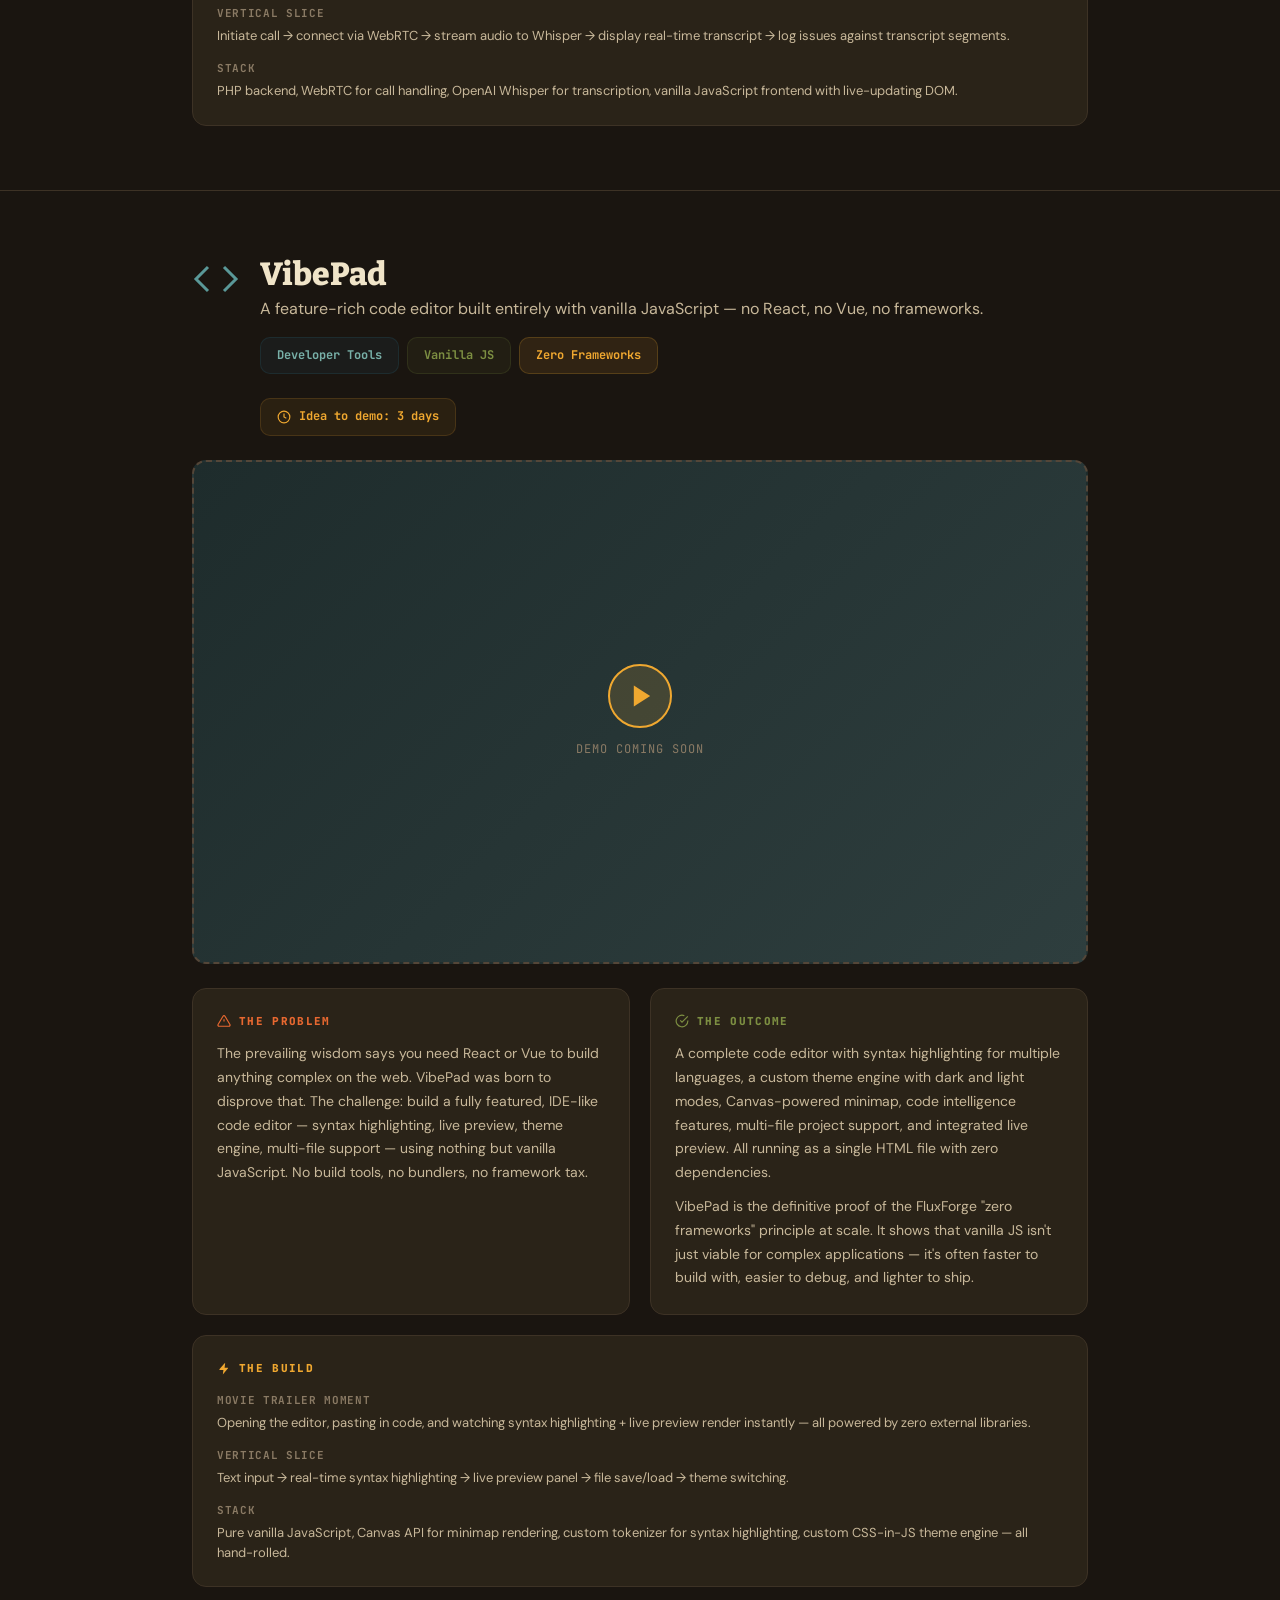
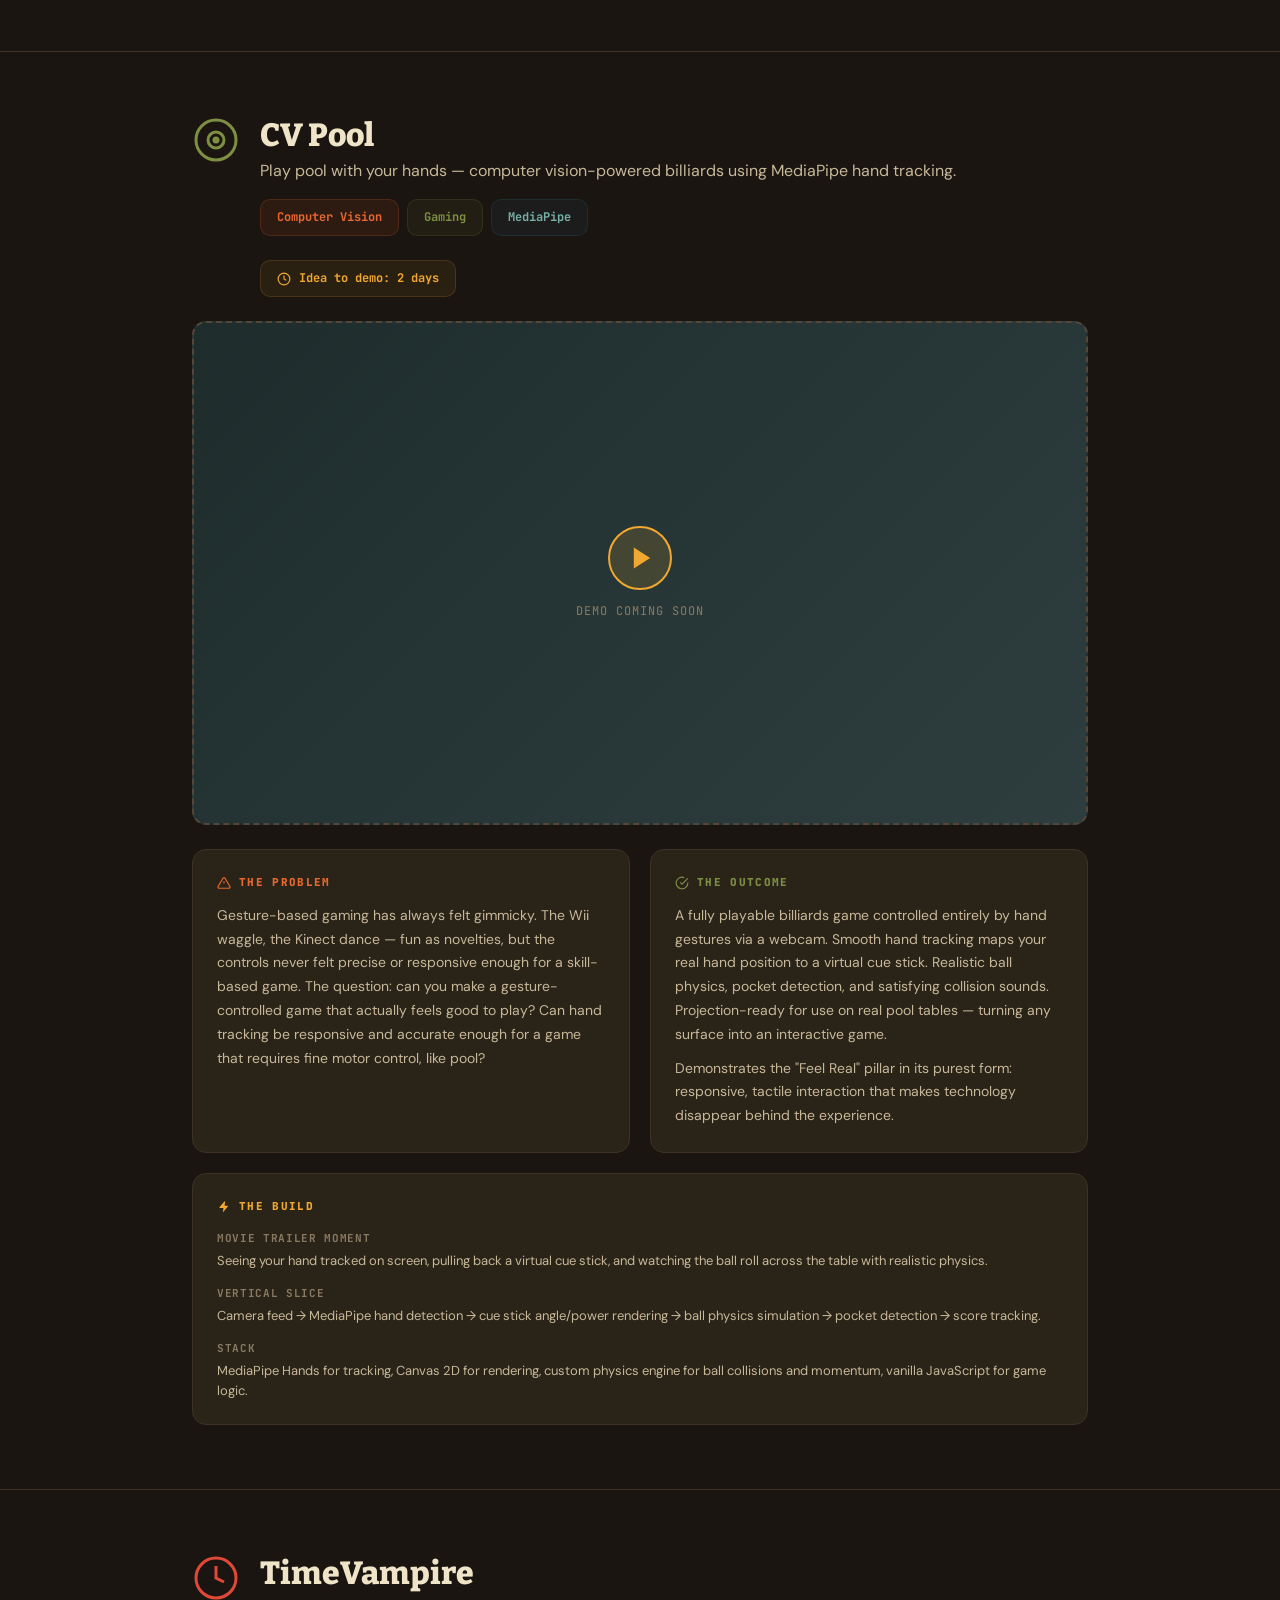
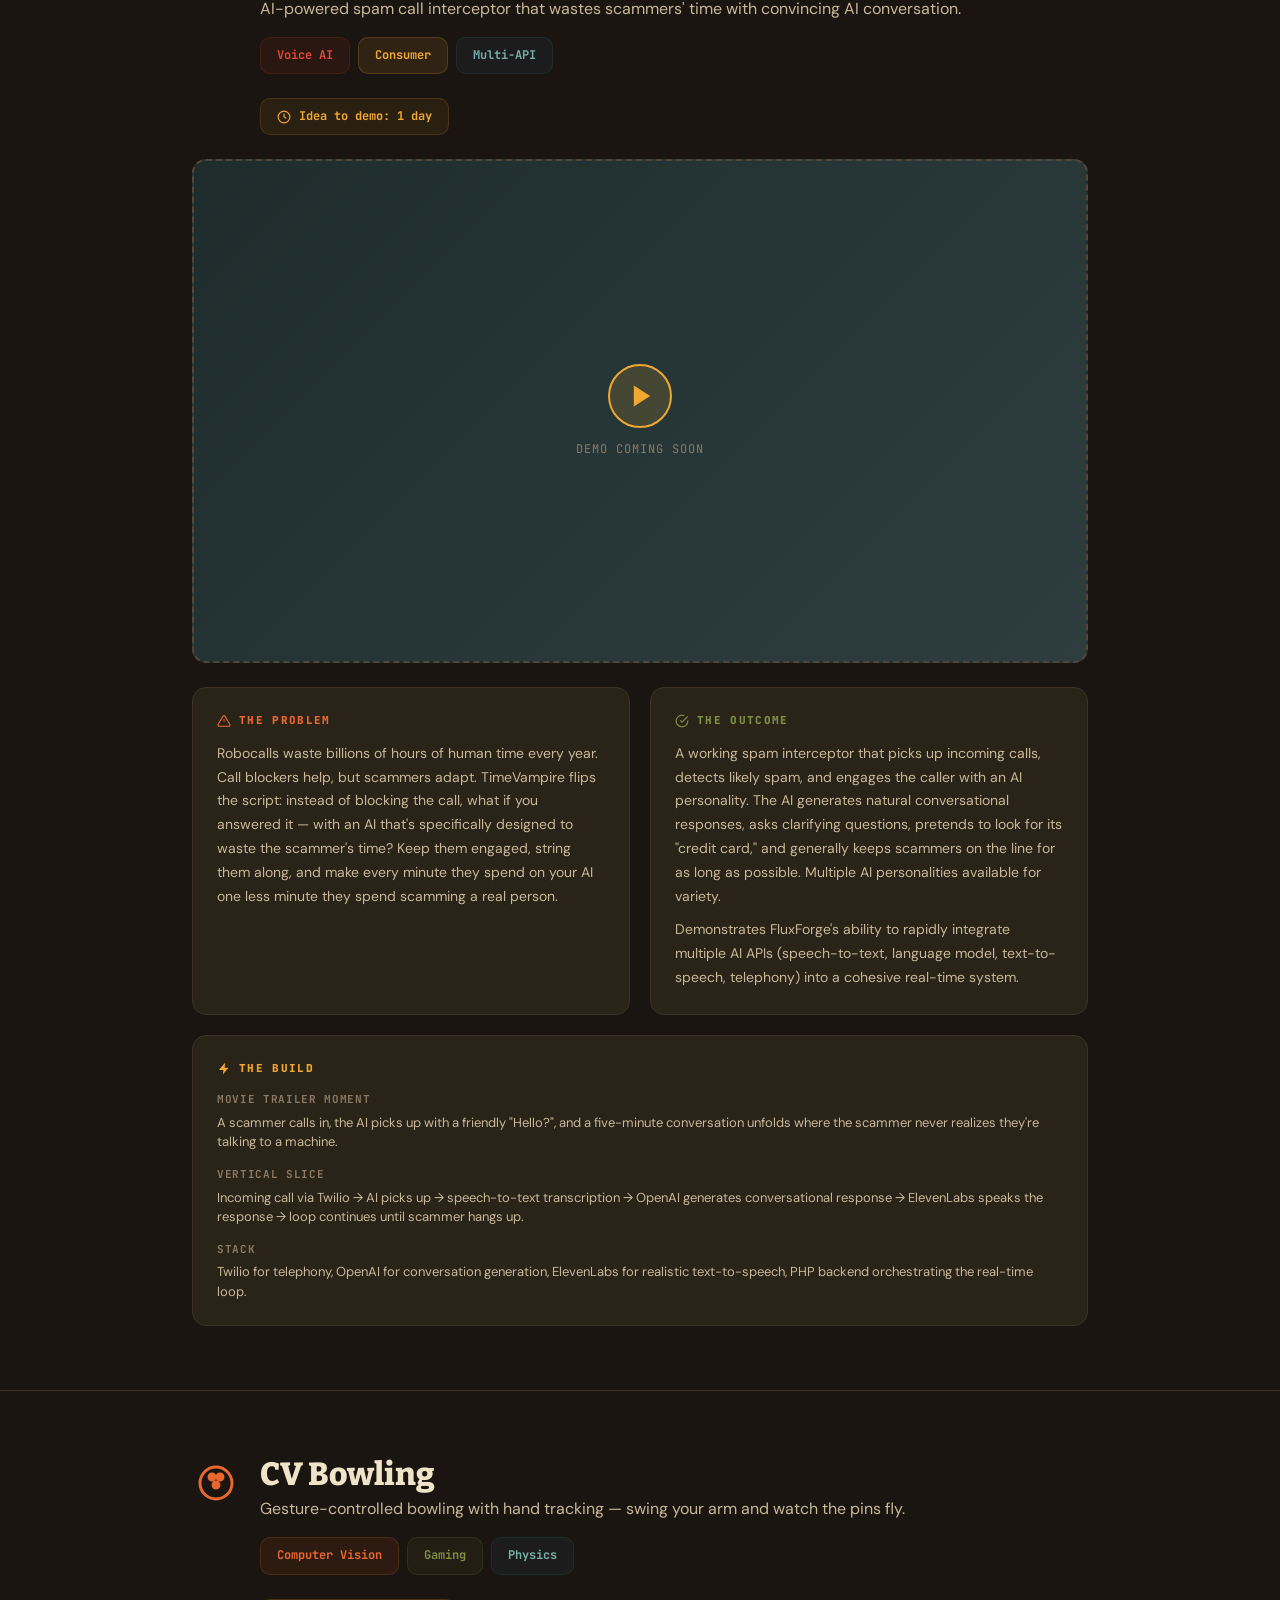
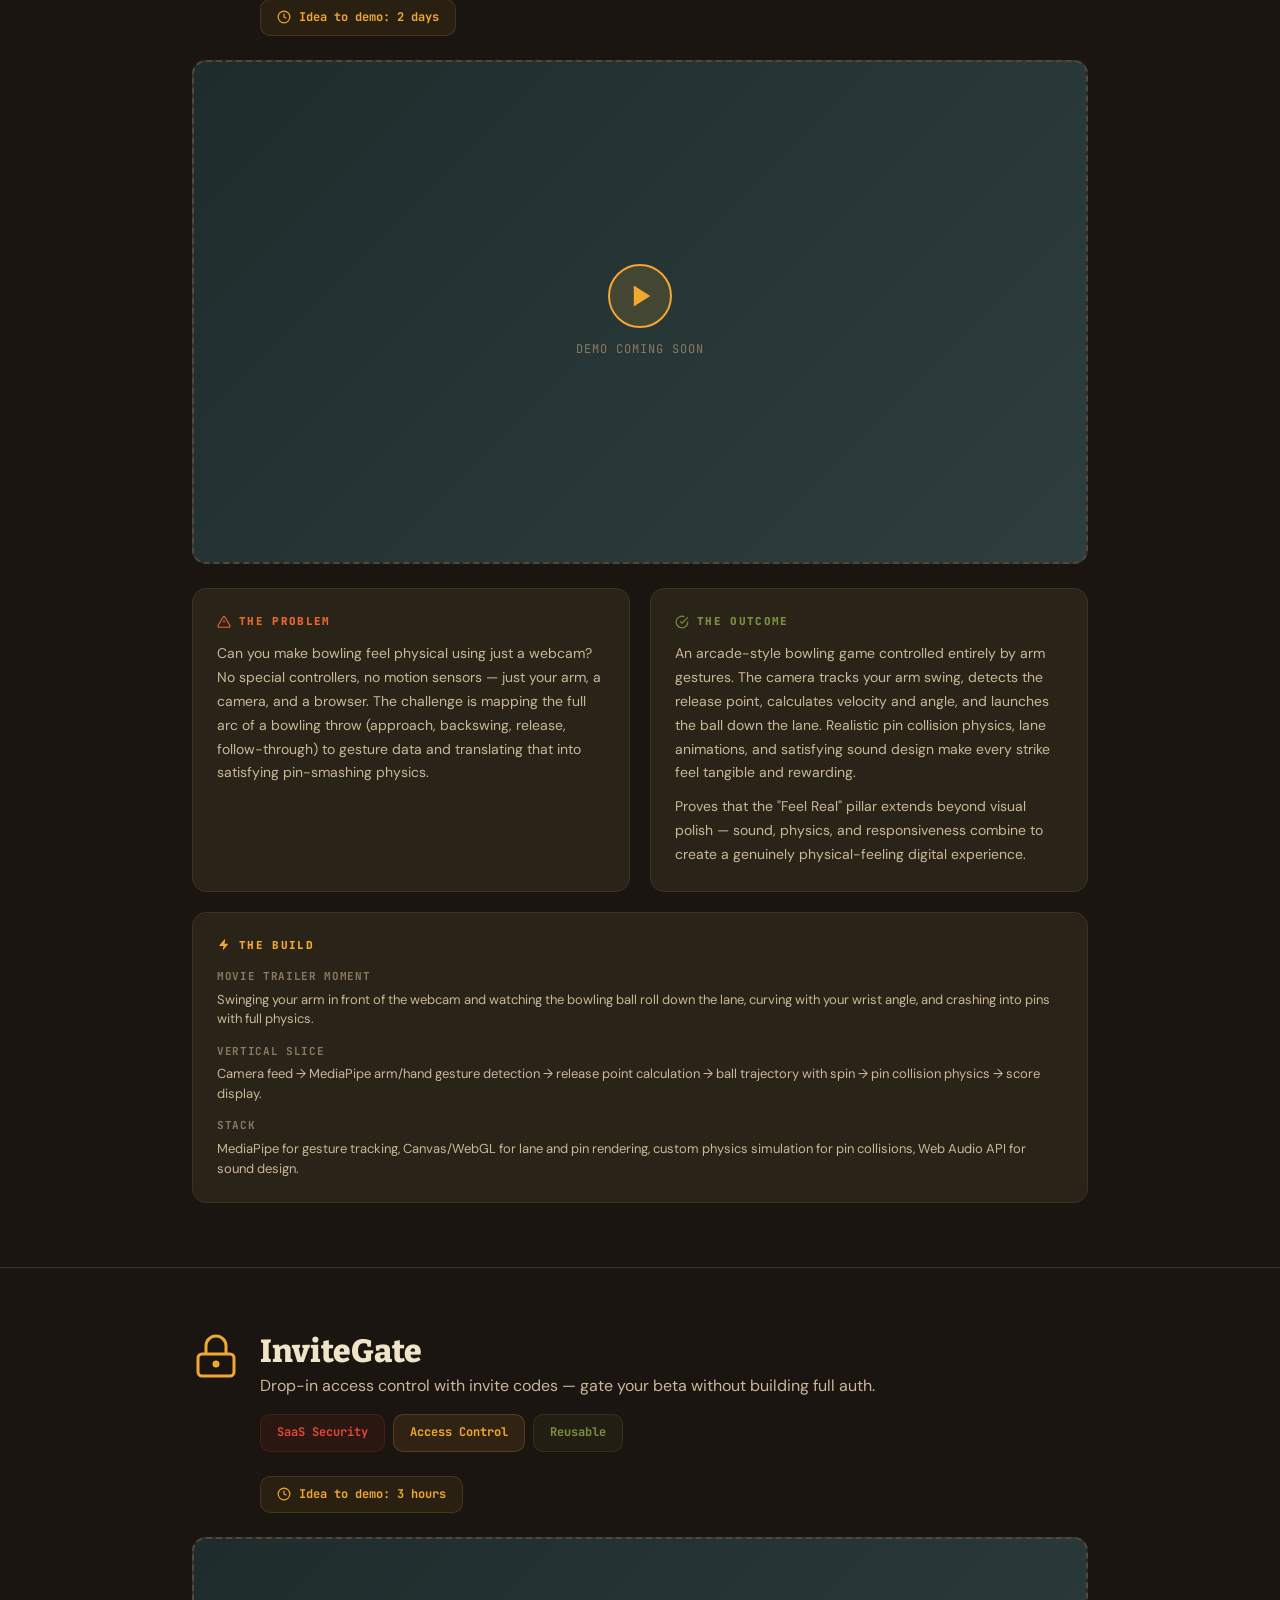
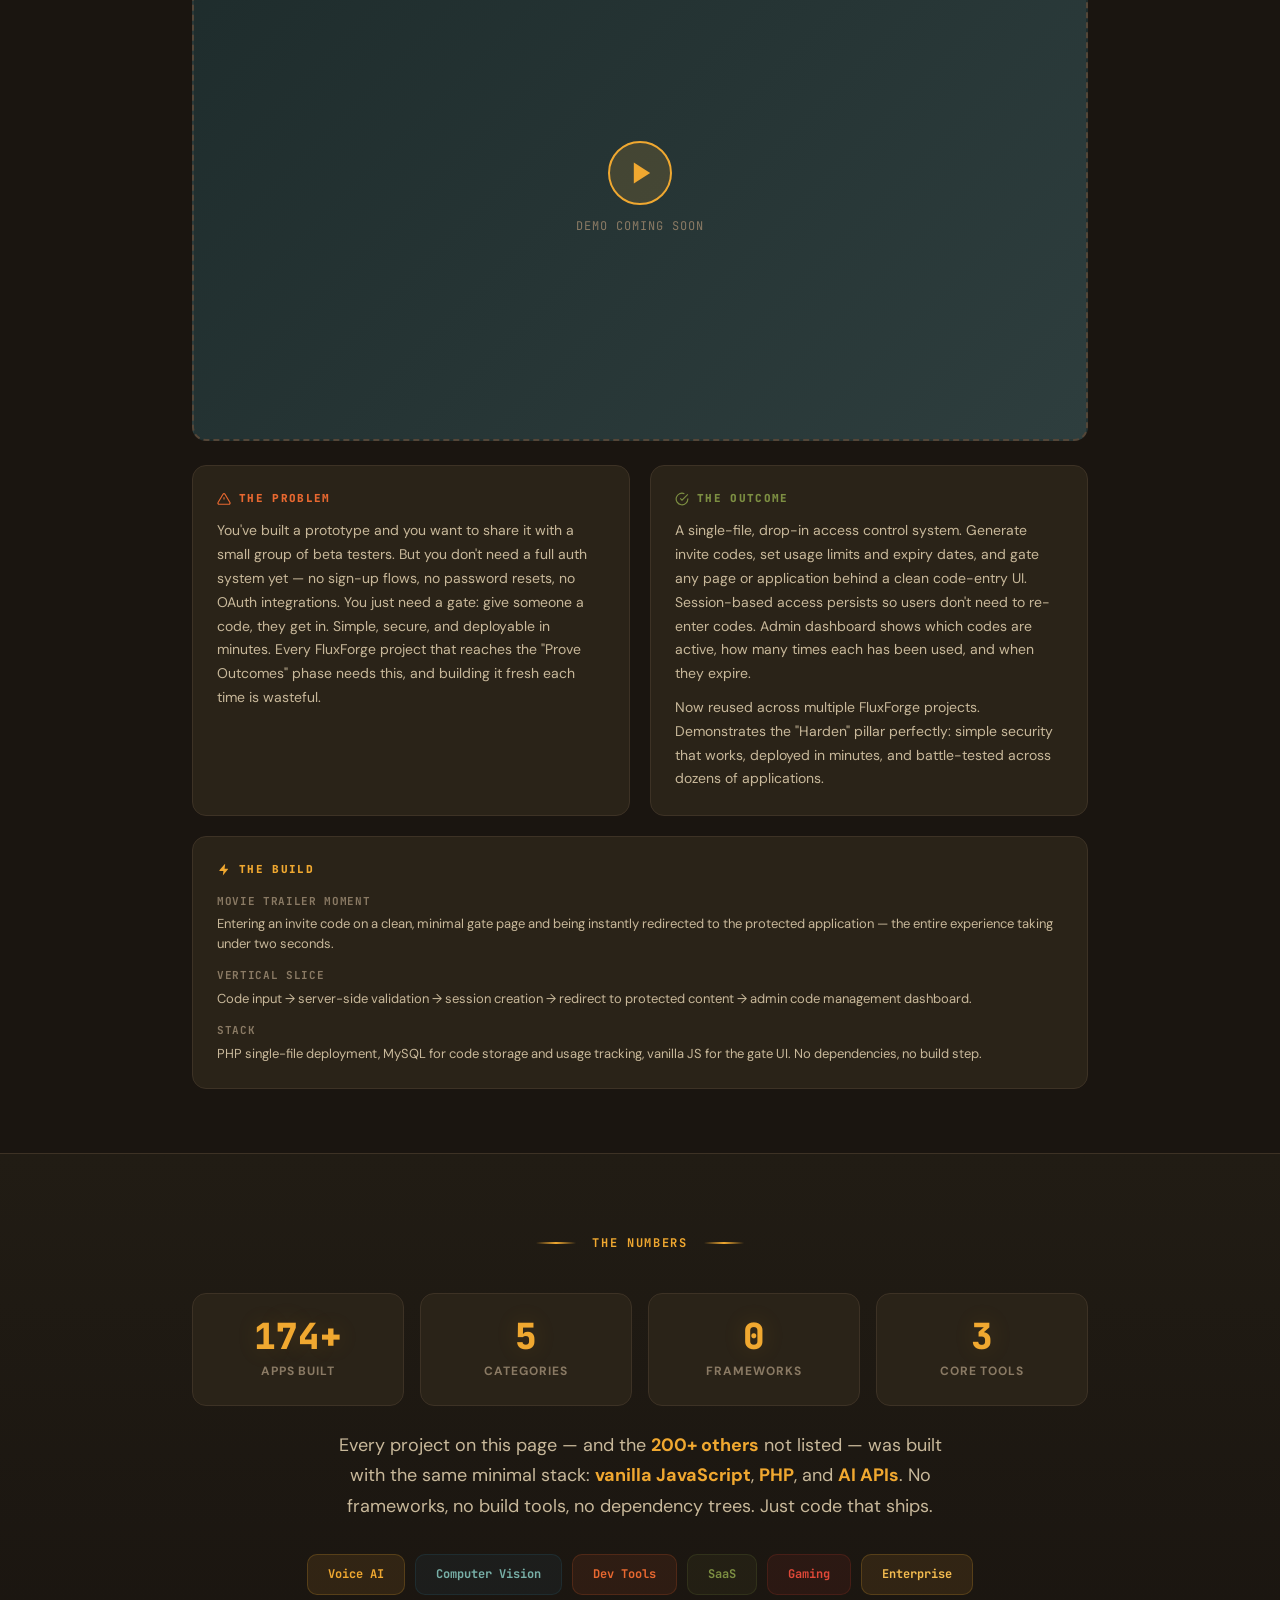
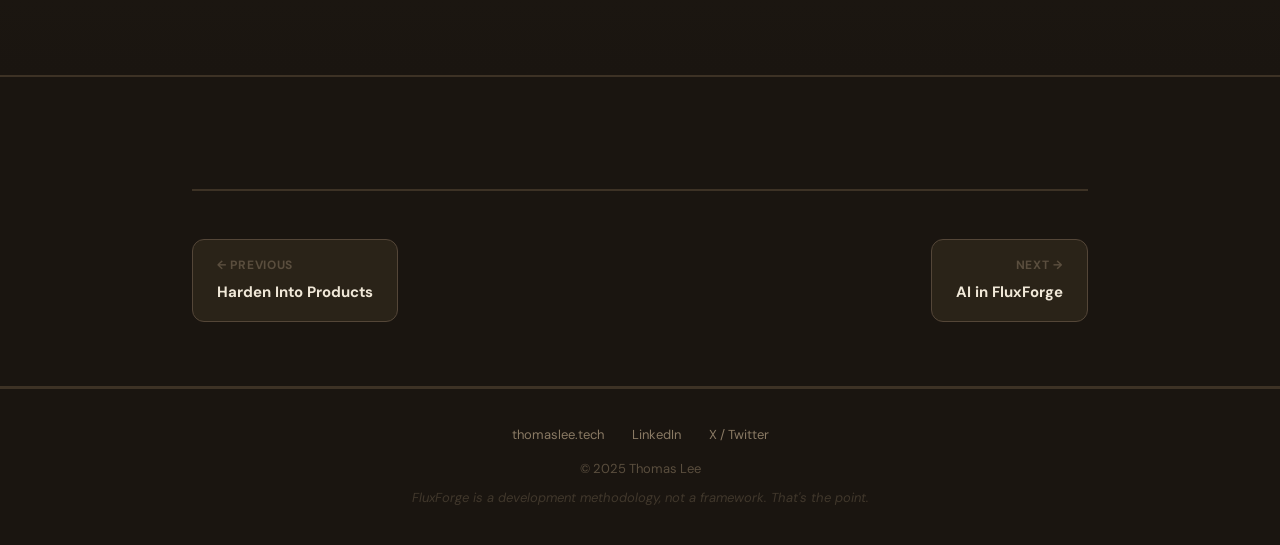
<file: case-studies.html>
<!DOCTYPE html>
<html lang="en">
<head>
<meta charset="UTF-8">
<meta name="viewport" content="width=device-width, initial-scale=1.0">
<title>Case Studies — FluxForge</title>
<meta name="description" content="Real projects built with the FluxForge methodology. From voice AI to computer vision gaming, each went from idea to working demo using the Build, Feel, Prove, Harden loop.">
<link rel="icon" type="image/svg+xml" href="data:image/svg+xml,%3Csvg xmlns='http://www.w3.org/2000/svg' viewBox='0 0 24 24' fill='none'%3E%3Cpath d='M13 2L4.09 12.63c-.28.34-.04.87.42.87H11l-1 8 8.91-10.63c.28-.34.04-.87-.42-.87H13l1-8z' fill='%23f0a830'/%3E%3C/svg%3E">
<link rel="preconnect" href="https://fonts.googleapis.com">
<link href="https://fonts.googleapis.com/css2?family=Bitter:wght@400;500;600;700;800;900&family=JetBrains+Mono:wght@400;500;600;700;800&family=DM+Sans:opsz,wght@9..40,300;9..40,400;9..40,500;9..40,600;9..40,700&display=swap" rel="stylesheet">
<link rel="stylesheet" href="styles.css">
<style>
  /* Case study detail cards */
  .case-study {
    padding: 64px 0;
    border-bottom: 1px solid var(--border);
  }
  .case-study:last-of-type { border-bottom: none; }

  .case-study-header {
    display: flex; align-items: flex-start; gap: 20px;
    margin-bottom: 24px;
  }
  .case-study-emoji {
    font-size: 48px; line-height: 1; flex-shrink: 0;
  }
  .case-study-meta { flex: 1; }
  .case-study-name {
    font-family: var(--bitter); font-size: clamp(24px, 3.5vw, 32px);
    font-weight: 800; line-height: 1.2; color: var(--cream);
    margin-bottom: 4px;
  }
  .case-study-tagline {
    font-size: 16px; color: var(--text2); line-height: 1.5;
    margin-bottom: 12px;
  }
  .case-study-timeline {
    display: inline-flex; align-items: center; gap: 8px;
    padding: 8px 16px; border-radius: 10px;
    background: rgba(240,168,48,0.08); border: 1px solid rgba(240,168,48,0.15);
    font-family: var(--mono); font-size: 12px; font-weight: 700;
    color: var(--amber); margin-top: 8px;
  }
  .case-study-timeline svg {
    width: 14px; height: 14px; flex-shrink: 0;
  }

  .case-study-body {
    display: grid; grid-template-columns: 1fr 1fr; gap: 20px;
    margin-top: 24px;
  }
  @media (max-width: 700px) {
    .case-study-body { grid-template-columns: 1fr; }
  }

  .case-study-section {
    background: var(--bg3); border: 1px solid var(--border);
    border-radius: 14px; padding: 24px;
  }
  .case-study-section.full-width {
    grid-column: 1 / -1;
  }
  .case-study-section h4 {
    font-family: var(--mono); font-size: 11px; font-weight: 800;
    text-transform: uppercase; letter-spacing: 0.12em;
    margin-bottom: 12px; display: flex; align-items: center; gap: 8px;
  }
  .case-study-section h4.problem-label { color: var(--orange2); }
  .case-study-section h4.build-label { color: var(--amber); }
  .case-study-section h4.outcome-label { color: var(--olive2); }
  .case-study-section p {
    font-size: 14px; color: var(--text2); line-height: 1.7;
    margin-bottom: 0;
  }
  .case-study-section p + p {
    margin-top: 10px;
  }
  .case-study-section .detail-label {
    font-family: var(--mono); font-size: 11px; color: var(--text3);
    font-weight: 700; text-transform: uppercase; letter-spacing: 0.06em;
    margin-top: 14px; margin-bottom: 4px;
  }
  .case-study-section .detail-value {
    font-size: 13px; color: var(--text2); line-height: 1.5;
  }

  /* Section divider */
  .case-study-divider {
    width: 100%; height: 4px; border-radius: 2px;
    background: linear-gradient(90deg, var(--amber), var(--orange), var(--teal));
    opacity: 0.4;
  }

  /* Summary stats section */
  .summary-section {
    padding: 80px 0;
    background: linear-gradient(180deg, var(--bg2) 0%, var(--bg) 100%);
    border-bottom: 2px solid var(--border);
    text-align: center;
  }
  .summary-label {
    font-family: var(--mono); font-size: 12px; font-weight: 700; color: var(--amber);
    text-transform: uppercase; letter-spacing: 0.14em; margin-bottom: 40px;
    display: flex; align-items: center; justify-content: center; gap: 16px;
  }
  .summary-label::before, .summary-label::after {
    content: ''; width: 40px; height: 2px;
    background: linear-gradient(90deg, transparent, var(--amber), transparent);
  }
  .summary-text {
    font-size: 18px; color: var(--text2); line-height: 1.7;
    max-width: 640px; margin: 0 auto 32px;
  }
  .summary-text strong { color: var(--amber); }

  .category-grid {
    display: flex; justify-content: center; gap: 10px; flex-wrap: wrap;
    margin-top: 32px;
  }
  .category-pill {
    padding: 10px 20px; border-radius: 10px; font-family: var(--mono);
    font-size: 12px; font-weight: 700; transition: all 0.25s; cursor: default;
  }
  .category-pill:nth-child(1) { background: rgba(240,168,48,0.1); border: 1px solid rgba(240,168,48,0.2); color: var(--amber); }
  .category-pill:nth-child(2) { background: rgba(44,104,128,0.1); border: 1px solid rgba(44,104,128,0.2); color: var(--teal2); }
  .category-pill:nth-child(3) { background: rgba(212,90,40,0.1); border: 1px solid rgba(212,90,40,0.2); color: var(--orange2); }
  .category-pill:nth-child(4) { background: rgba(106,122,56,0.1); border: 1px solid rgba(106,122,56,0.2); color: var(--olive2); }
  .category-pill:nth-child(5) { background: rgba(184,56,40,0.1); border: 1px solid rgba(184,56,40,0.2); color: #e04838; }
  .category-pill:nth-child(6) { background: rgba(240,168,48,0.1); border: 1px solid rgba(240,168,48,0.2); color: var(--amber2); }
  .category-pill:hover { transform: translateY(-2px); filter: brightness(1.2); }
</style>
</head>
<body>

<!-- Navigation -->
<nav class="site-nav">
  <div class="nav-inner">
    <a href="index.html" class="nav-logo">
      <div class="nav-logo-icon"><svg viewBox="0 0 24 24" fill="none"><path d="M13 2L4.09 12.63c-.28.34-.04.87.42.87H11l-1 8 8.91-10.63c.28-.34.04-.87-.42-.87H13l1-8z" fill="currentColor"/></svg></div>
      <div class="nav-logo-text">FluxForge</div>
    </a>
    <button class="nav-toggle" aria-label="Toggle navigation">
      <svg viewBox="0 0 24 24"><line x1="3" y1="6" x2="21" y2="6"/><line x1="3" y1="12" x2="21" y2="12"/><line x1="3" y1="18" x2="21" y2="18"/></svg>
    </button>
<div class="nav-links">
  <a href="index.html">FluxForge</a>
  <a href="methodology.html">Methodology</a>
  <a href="build-fast.html">Build Fast</a>
  <a href="feel-real.html">Feel Real</a>
  <a href="prove-outcomes.html">Prove Outcomes</a>
  <a href="harden.html">Harden</a>
  <a href="case-studies.html" class="active">Showcases</a>
  <a href="ai-in-fluxforge.html">AI</a>
  <a href="when-to-use.html">When to Use</a>
  <a href="quick-start.html">Quick Start</a>
  <a href="starter-kit.html">Starter Kit</a>
  <a href="connect.html">Connect</a>
</div>
  </div>
</nav>

<!-- Page Header -->
<div class="page-header">
  <div class="container">
    <div class="breadcrumb"><a href="index.html">FluxForge</a> &gt; Case Studies</div>
    <h1>Built with <span class="accent">FluxForge</span></h1>
    <p class="subtitle">Real projects demonstrating the methodology in action. Each one went from idea to working demo using the Build &rarr; Feel &rarr; Prove &rarr; Harden loop.</p>
  </div>
</div>

<!-- Case Study 1: CallCapture -->
<div class="case-study">
  <div class="container">
    <div class="case-study-header reveal">
      <div class="case-study-emoji"><svg width="48" height="48" viewBox="0 0 24 24" fill="none" stroke="var(--amber)" stroke-width="1.5"><path d="M22 16.92v3a2 2 0 0 1-2.18 2 19.79 19.79 0 0 1-8.63-3.07 19.5 19.5 0 0 1-6-6 19.79 19.79 0 0 1-3.07-8.67A2 2 0 0 1 4.11 2h3a2 2 0 0 1 2 1.72c.127.96.361 1.903.7 2.81a2 2 0 0 1-.45 2.11L8.09 9.91a16 16 0 0 0 6 6l1.27-1.27a2 2 0 0 1 2.11-.45c.907.339 1.85.573 2.81.7A2 2 0 0 1 22 16.92z"/></svg></div>
      <div class="case-study-meta">
        <div class="case-study-name">CallCapture</div>
        <div class="case-study-tagline">Voice bot testing tool for QA teams &mdash; capture, transcribe, and analyze voice bot conversations at scale.</div>
        <div class="pill-row">
          <span class="pill pill-amber">Enterprise</span>
          <span class="pill pill-teal">Voice AI</span>
          <span class="pill pill-orange">WebRTC</span>
        </div>
        <div class="case-study-timeline"><svg viewBox="0 0 24 24" fill="none" stroke="currentColor" stroke-width="2"><circle cx="12" cy="12" r="10"/><polyline points="12 6 12 12 16 14"/></svg>Idea to demo: 2 days</div>
      </div>
    </div>

    <div class="demo-placeholder reveal">
      <div class="play-btn">
        <svg viewBox="0 0 24 24" fill="currentColor"><polygon points="5 3 19 12 5 21 5 3"/></svg>
      </div>
      <span class="demo-label">Demo coming soon</span>
    </div>

    <div class="case-study-body reveal">
      <div class="case-study-section">
        <h4 class="problem-label"><svg width="14" height="14" viewBox="0 0 24 24" fill="none" stroke="currentColor" stroke-width="2"><path d="M10.29 3.86L1.82 18a2 2 0 0 0 1.71 3h16.94a2 2 0 0 0 1.71-3L13.71 3.86a2 2 0 0 0-3.42 0z"/><line x1="12" y1="9" x2="12" y2="13"/><line x1="12" y1="17" x2="12.01" y2="17"/></svg> The Problem</h4>
        <p>QA teams working on enterprise voice bots had no systematic way to test conversations. They were manually calling their own bots, scribbling notes, and filing issues in spreadsheets. Every test was unrepeatable, unrecorded, and unstructured. They needed a tool that could initiate calls, capture transcripts in real time, and log issues directly against specific moments in the conversation.</p>
      </div>

      <div class="case-study-section">
        <h4 class="outcome-label"><svg width="14" height="14" viewBox="0 0 24 24" fill="none" stroke="currentColor" stroke-width="2"><path d="M22 11.08V12a10 10 0 1 1-5.93-9.14"/><path d="M22 4L12 14.01l-3-3"/></svg> The Outcome</h4>
        <p>A fully functional call analysis platform with real-time transcription, conversation playback, and an issue tracking dashboard. QA teams could initiate test calls, watch transcripts appear live, flag problems inline, and export structured reports. Used by enterprise voice AI teams to systematically validate bot behavior across hundreds of scenarios.</p>
        <p>Demonstrates FluxForge's ability to integrate complex real-time systems (WebRTC, speech-to-text, live UI updates) into a cohesive product in days, not months.</p>
      </div>

      <div class="case-study-section full-width">
        <h4 class="build-label"><svg width="14" height="14" viewBox="0 0 24 24" fill="none"><path d="M13 2L4.09 12.63c-.28.34-.04.87.42.87H11l-1 8 8.91-10.63c.28-.34.04-.87-.42-.87H13l1-8z" fill="currentColor"/></svg> The Build</h4>
        <div class="detail-label">Movie Trailer Moment</div>
        <div class="detail-value">Watching a live call transcript appear word-by-word in real time, synchronized with the actual conversation as it happens.</div>
        <div class="detail-label">Vertical Slice</div>
        <div class="detail-value">Initiate call &rarr; connect via WebRTC &rarr; stream audio to Whisper &rarr; display real-time transcript &rarr; log issues against transcript segments.</div>
        <div class="detail-label">Stack</div>
        <div class="detail-value">PHP backend, WebRTC for call handling, OpenAI Whisper for transcription, vanilla JavaScript frontend with live-updating DOM.</div>
      </div>
    </div>
  </div>
</div>

<!-- Case Study 2: VibePad -->
<div class="case-study">
  <div class="container">
    <div class="case-study-header reveal">
      <div class="case-study-emoji"><svg width="48" height="48" viewBox="0 0 24 24" fill="none" stroke="var(--teal)" stroke-width="1.5"><path d="M16 18l6-6-6-6"/><path d="M8 6l-6 6 6 6"/></svg></div>
      <div class="case-study-meta">
        <div class="case-study-name">VibePad</div>
        <div class="case-study-tagline">A feature-rich code editor built entirely with vanilla JavaScript &mdash; no React, no Vue, no frameworks.</div>
        <div class="pill-row">
          <span class="pill pill-teal">Developer Tools</span>
          <span class="pill pill-olive">Vanilla JS</span>
          <span class="pill pill-amber">Zero Frameworks</span>
        </div>
        <div class="case-study-timeline"><svg viewBox="0 0 24 24" fill="none" stroke="currentColor" stroke-width="2"><circle cx="12" cy="12" r="10"/><polyline points="12 6 12 12 16 14"/></svg>Idea to demo: 3 days</div>
      </div>
    </div>

    <div class="demo-placeholder reveal">
      <div class="play-btn">
        <svg viewBox="0 0 24 24" fill="currentColor"><polygon points="5 3 19 12 5 21 5 3"/></svg>
      </div>
      <span class="demo-label">Demo coming soon</span>
    </div>

    <div class="case-study-body reveal">
      <div class="case-study-section">
        <h4 class="problem-label"><svg width="14" height="14" viewBox="0 0 24 24" fill="none" stroke="currentColor" stroke-width="2"><path d="M10.29 3.86L1.82 18a2 2 0 0 0 1.71 3h16.94a2 2 0 0 0 1.71-3L13.71 3.86a2 2 0 0 0-3.42 0z"/><line x1="12" y1="9" x2="12" y2="13"/><line x1="12" y1="17" x2="12.01" y2="17"/></svg> The Problem</h4>
        <p>The prevailing wisdom says you need React or Vue to build anything complex on the web. VibePad was born to disprove that. The challenge: build a fully featured, IDE-like code editor &mdash; syntax highlighting, live preview, theme engine, multi-file support &mdash; using nothing but vanilla JavaScript. No build tools, no bundlers, no framework tax.</p>
      </div>

      <div class="case-study-section">
        <h4 class="outcome-label"><svg width="14" height="14" viewBox="0 0 24 24" fill="none" stroke="currentColor" stroke-width="2"><path d="M22 11.08V12a10 10 0 1 1-5.93-9.14"/><path d="M22 4L12 14.01l-3-3"/></svg> The Outcome</h4>
        <p>A complete code editor with syntax highlighting for multiple languages, a custom theme engine with dark and light modes, Canvas-powered minimap, code intelligence features, multi-file project support, and integrated live preview. All running as a single HTML file with zero dependencies.</p>
        <p>VibePad is the definitive proof of the FluxForge "zero frameworks" principle at scale. It shows that vanilla JS isn't just viable for complex applications &mdash; it's often faster to build with, easier to debug, and lighter to ship.</p>
      </div>

      <div class="case-study-section full-width">
        <h4 class="build-label"><svg width="14" height="14" viewBox="0 0 24 24" fill="none"><path d="M13 2L4.09 12.63c-.28.34-.04.87.42.87H11l-1 8 8.91-10.63c.28-.34.04-.87-.42-.87H13l1-8z" fill="currentColor"/></svg> The Build</h4>
        <div class="detail-label">Movie Trailer Moment</div>
        <div class="detail-value">Opening the editor, pasting in code, and watching syntax highlighting + live preview render instantly &mdash; all powered by zero external libraries.</div>
        <div class="detail-label">Vertical Slice</div>
        <div class="detail-value">Text input &rarr; real-time syntax highlighting &rarr; live preview panel &rarr; file save/load &rarr; theme switching.</div>
        <div class="detail-label">Stack</div>
        <div class="detail-value">Pure vanilla JavaScript, Canvas API for minimap rendering, custom tokenizer for syntax highlighting, custom CSS-in-JS theme engine &mdash; all hand-rolled.</div>
      </div>
    </div>
  </div>
</div>

<!-- Case Study 3: CV Pool -->
<div class="case-study">
  <div class="container">
    <div class="case-study-header reveal">
      <div class="case-study-emoji"><svg width="48" height="48" viewBox="0 0 24 24" fill="none" stroke="var(--olive2)" stroke-width="1.5"><circle cx="12" cy="12" r="10"/><circle cx="12" cy="12" r="4"/><circle cx="12" cy="12" r="1" fill="var(--olive2)"/></svg></div>
      <div class="case-study-meta">
        <div class="case-study-name">CV Pool</div>
        <div class="case-study-tagline">Play pool with your hands &mdash; computer vision-powered billiards using MediaPipe hand tracking.</div>
        <div class="pill-row">
          <span class="pill pill-orange">Computer Vision</span>
          <span class="pill pill-olive">Gaming</span>
          <span class="pill pill-teal">MediaPipe</span>
        </div>
        <div class="case-study-timeline"><svg viewBox="0 0 24 24" fill="none" stroke="currentColor" stroke-width="2"><circle cx="12" cy="12" r="10"/><polyline points="12 6 12 12 16 14"/></svg>Idea to demo: 2 days</div>
      </div>
    </div>

    <div class="demo-placeholder reveal">
      <div class="play-btn">
        <svg viewBox="0 0 24 24" fill="currentColor"><polygon points="5 3 19 12 5 21 5 3"/></svg>
      </div>
      <span class="demo-label">Demo coming soon</span>
    </div>

    <div class="case-study-body reveal">
      <div class="case-study-section">
        <h4 class="problem-label"><svg width="14" height="14" viewBox="0 0 24 24" fill="none" stroke="currentColor" stroke-width="2"><path d="M10.29 3.86L1.82 18a2 2 0 0 0 1.71 3h16.94a2 2 0 0 0 1.71-3L13.71 3.86a2 2 0 0 0-3.42 0z"/><line x1="12" y1="9" x2="12" y2="13"/><line x1="12" y1="17" x2="12.01" y2="17"/></svg> The Problem</h4>
        <p>Gesture-based gaming has always felt gimmicky. The Wii waggle, the Kinect dance &mdash; fun as novelties, but the controls never felt precise or responsive enough for a skill-based game. The question: can you make a gesture-controlled game that actually feels good to play? Can hand tracking be responsive and accurate enough for a game that requires fine motor control, like pool?</p>
      </div>

      <div class="case-study-section">
        <h4 class="outcome-label"><svg width="14" height="14" viewBox="0 0 24 24" fill="none" stroke="currentColor" stroke-width="2"><path d="M22 11.08V12a10 10 0 1 1-5.93-9.14"/><path d="M22 4L12 14.01l-3-3"/></svg> The Outcome</h4>
        <p>A fully playable billiards game controlled entirely by hand gestures via a webcam. Smooth hand tracking maps your real hand position to a virtual cue stick. Realistic ball physics, pocket detection, and satisfying collision sounds. Projection-ready for use on real pool tables &mdash; turning any surface into an interactive game.</p>
        <p>Demonstrates the "Feel Real" pillar in its purest form: responsive, tactile interaction that makes technology disappear behind the experience.</p>
      </div>

      <div class="case-study-section full-width">
        <h4 class="build-label"><svg width="14" height="14" viewBox="0 0 24 24" fill="none"><path d="M13 2L4.09 12.63c-.28.34-.04.87.42.87H11l-1 8 8.91-10.63c.28-.34.04-.87-.42-.87H13l1-8z" fill="currentColor"/></svg> The Build</h4>
        <div class="detail-label">Movie Trailer Moment</div>
        <div class="detail-value">Seeing your hand tracked on screen, pulling back a virtual cue stick, and watching the ball roll across the table with realistic physics.</div>
        <div class="detail-label">Vertical Slice</div>
        <div class="detail-value">Camera feed &rarr; MediaPipe hand detection &rarr; cue stick angle/power rendering &rarr; ball physics simulation &rarr; pocket detection &rarr; score tracking.</div>
        <div class="detail-label">Stack</div>
        <div class="detail-value">MediaPipe Hands for tracking, Canvas 2D for rendering, custom physics engine for ball collisions and momentum, vanilla JavaScript for game logic.</div>
      </div>
    </div>
  </div>
</div>

<!-- Case Study 4: TimeVampire -->
<div class="case-study">
  <div class="container">
    <div class="case-study-header reveal">
      <div class="case-study-emoji"><svg width="48" height="48" viewBox="0 0 24 24" fill="none" stroke="var(--red2)" stroke-width="1.5"><circle cx="12" cy="12" r="10"/><path d="M12 6v6l4 2"/></svg></div>
      <div class="case-study-meta">
        <div class="case-study-name">TimeVampire</div>
        <div class="case-study-tagline">AI-powered spam call interceptor that wastes scammers' time with convincing AI conversation.</div>
        <div class="pill-row">
          <span class="pill pill-red">Voice AI</span>
          <span class="pill pill-amber">Consumer</span>
          <span class="pill pill-teal">Multi-API</span>
        </div>
        <div class="case-study-timeline"><svg viewBox="0 0 24 24" fill="none" stroke="currentColor" stroke-width="2"><circle cx="12" cy="12" r="10"/><polyline points="12 6 12 12 16 14"/></svg>Idea to demo: 1 day</div>
      </div>
    </div>

    <div class="demo-placeholder reveal">
      <div class="play-btn">
        <svg viewBox="0 0 24 24" fill="currentColor"><polygon points="5 3 19 12 5 21 5 3"/></svg>
      </div>
      <span class="demo-label">Demo coming soon</span>
    </div>

    <div class="case-study-body reveal">
      <div class="case-study-section">
        <h4 class="problem-label"><svg width="14" height="14" viewBox="0 0 24 24" fill="none" stroke="currentColor" stroke-width="2"><path d="M10.29 3.86L1.82 18a2 2 0 0 0 1.71 3h16.94a2 2 0 0 0 1.71-3L13.71 3.86a2 2 0 0 0-3.42 0z"/><line x1="12" y1="9" x2="12" y2="13"/><line x1="12" y1="17" x2="12.01" y2="17"/></svg> The Problem</h4>
        <p>Robocalls waste billions of hours of human time every year. Call blockers help, but scammers adapt. TimeVampire flips the script: instead of blocking the call, what if you answered it &mdash; with an AI that's specifically designed to waste the scammer's time? Keep them engaged, string them along, and make every minute they spend on your AI one less minute they spend scamming a real person.</p>
      </div>

      <div class="case-study-section">
        <h4 class="outcome-label"><svg width="14" height="14" viewBox="0 0 24 24" fill="none" stroke="currentColor" stroke-width="2"><path d="M22 11.08V12a10 10 0 1 1-5.93-9.14"/><path d="M22 4L12 14.01l-3-3"/></svg> The Outcome</h4>
        <p>A working spam interceptor that picks up incoming calls, detects likely spam, and engages the caller with an AI personality. The AI generates natural conversational responses, asks clarifying questions, pretends to look for its "credit card," and generally keeps scammers on the line for as long as possible. Multiple AI personalities available for variety.</p>
        <p>Demonstrates FluxForge's ability to rapidly integrate multiple AI APIs (speech-to-text, language model, text-to-speech, telephony) into a cohesive real-time system.</p>
      </div>

      <div class="case-study-section full-width">
        <h4 class="build-label"><svg width="14" height="14" viewBox="0 0 24 24" fill="none"><path d="M13 2L4.09 12.63c-.28.34-.04.87.42.87H11l-1 8 8.91-10.63c.28-.34.04-.87-.42-.87H13l1-8z" fill="currentColor"/></svg> The Build</h4>
        <div class="detail-label">Movie Trailer Moment</div>
        <div class="detail-value">A scammer calls in, the AI picks up with a friendly "Hello?", and a five-minute conversation unfolds where the scammer never realizes they're talking to a machine.</div>
        <div class="detail-label">Vertical Slice</div>
        <div class="detail-value">Incoming call via Twilio &rarr; AI picks up &rarr; speech-to-text transcription &rarr; OpenAI generates conversational response &rarr; ElevenLabs speaks the response &rarr; loop continues until scammer hangs up.</div>
        <div class="detail-label">Stack</div>
        <div class="detail-value">Twilio for telephony, OpenAI for conversation generation, ElevenLabs for realistic text-to-speech, PHP backend orchestrating the real-time loop.</div>
      </div>
    </div>
  </div>
</div>

<!-- Case Study 5: CV Bowling -->
<div class="case-study">
  <div class="container">
    <div class="case-study-header reveal">
      <div class="case-study-emoji"><svg width="48" height="48" viewBox="0 0 24 24" fill="none" stroke="var(--orange2)" stroke-width="1.5"><circle cx="12" cy="14" r="8"/><circle cx="10" cy="11" r="1.5" fill="var(--orange2)"/><circle cx="14" cy="11" r="1.5" fill="var(--orange2)"/><circle cx="12" cy="15" r="1.5" fill="var(--orange2)"/></svg></div>
      <div class="case-study-meta">
        <div class="case-study-name">CV Bowling</div>
        <div class="case-study-tagline">Gesture-controlled bowling with hand tracking &mdash; swing your arm and watch the pins fly.</div>
        <div class="pill-row">
          <span class="pill pill-orange">Computer Vision</span>
          <span class="pill pill-olive">Gaming</span>
          <span class="pill pill-teal">Physics</span>
        </div>
        <div class="case-study-timeline"><svg viewBox="0 0 24 24" fill="none" stroke="currentColor" stroke-width="2"><circle cx="12" cy="12" r="10"/><polyline points="12 6 12 12 16 14"/></svg>Idea to demo: 2 days</div>
      </div>
    </div>

    <div class="demo-placeholder reveal">
      <div class="play-btn">
        <svg viewBox="0 0 24 24" fill="currentColor"><polygon points="5 3 19 12 5 21 5 3"/></svg>
      </div>
      <span class="demo-label">Demo coming soon</span>
    </div>

    <div class="case-study-body reveal">
      <div class="case-study-section">
        <h4 class="problem-label"><svg width="14" height="14" viewBox="0 0 24 24" fill="none" stroke="currentColor" stroke-width="2"><path d="M10.29 3.86L1.82 18a2 2 0 0 0 1.71 3h16.94a2 2 0 0 0 1.71-3L13.71 3.86a2 2 0 0 0-3.42 0z"/><line x1="12" y1="9" x2="12" y2="13"/><line x1="12" y1="17" x2="12.01" y2="17"/></svg> The Problem</h4>
        <p>Can you make bowling feel physical using just a webcam? No special controllers, no motion sensors &mdash; just your arm, a camera, and a browser. The challenge is mapping the full arc of a bowling throw (approach, backswing, release, follow-through) to gesture data and translating that into satisfying pin-smashing physics.</p>
      </div>

      <div class="case-study-section">
        <h4 class="outcome-label"><svg width="14" height="14" viewBox="0 0 24 24" fill="none" stroke="currentColor" stroke-width="2"><path d="M22 11.08V12a10 10 0 1 1-5.93-9.14"/><path d="M22 4L12 14.01l-3-3"/></svg> The Outcome</h4>
        <p>An arcade-style bowling game controlled entirely by arm gestures. The camera tracks your arm swing, detects the release point, calculates velocity and angle, and launches the ball down the lane. Realistic pin collision physics, lane animations, and satisfying sound design make every strike feel tangible and rewarding.</p>
        <p>Proves that the "Feel Real" pillar extends beyond visual polish &mdash; sound, physics, and responsiveness combine to create a genuinely physical-feeling digital experience.</p>
      </div>

      <div class="case-study-section full-width">
        <h4 class="build-label"><svg width="14" height="14" viewBox="0 0 24 24" fill="none"><path d="M13 2L4.09 12.63c-.28.34-.04.87.42.87H11l-1 8 8.91-10.63c.28-.34.04-.87-.42-.87H13l1-8z" fill="currentColor"/></svg> The Build</h4>
        <div class="detail-label">Movie Trailer Moment</div>
        <div class="detail-value">Swinging your arm in front of the webcam and watching the bowling ball roll down the lane, curving with your wrist angle, and crashing into pins with full physics.</div>
        <div class="detail-label">Vertical Slice</div>
        <div class="detail-value">Camera feed &rarr; MediaPipe arm/hand gesture detection &rarr; release point calculation &rarr; ball trajectory with spin &rarr; pin collision physics &rarr; score display.</div>
        <div class="detail-label">Stack</div>
        <div class="detail-value">MediaPipe for gesture tracking, Canvas/WebGL for lane and pin rendering, custom physics simulation for pin collisions, Web Audio API for sound design.</div>
      </div>
    </div>
  </div>
</div>

<!-- Case Study 6: InviteGate -->
<div class="case-study">
  <div class="container">
    <div class="case-study-header reveal">
      <div class="case-study-emoji"><svg width="48" height="48" viewBox="0 0 24 24" fill="none" stroke="var(--amber)" stroke-width="1.5"><rect x="3" y="11" width="18" height="11" rx="2"/><path d="M7 11V7a5 5 0 0 1 10 0v4"/><circle cx="12" cy="16" r="1" fill="var(--amber)"/></svg></div>
      <div class="case-study-meta">
        <div class="case-study-name">InviteGate</div>
        <div class="case-study-tagline">Drop-in access control with invite codes &mdash; gate your beta without building full auth.</div>
        <div class="pill-row">
          <span class="pill pill-red">SaaS Security</span>
          <span class="pill pill-amber">Access Control</span>
          <span class="pill pill-olive">Reusable</span>
        </div>
        <div class="case-study-timeline"><svg viewBox="0 0 24 24" fill="none" stroke="currentColor" stroke-width="2"><circle cx="12" cy="12" r="10"/><polyline points="12 6 12 12 16 14"/></svg>Idea to demo: 3 hours</div>
      </div>
    </div>

    <div class="demo-placeholder reveal">
      <div class="play-btn">
        <svg viewBox="0 0 24 24" fill="currentColor"><polygon points="5 3 19 12 5 21 5 3"/></svg>
      </div>
      <span class="demo-label">Demo coming soon</span>
    </div>

    <div class="case-study-body reveal">
      <div class="case-study-section">
        <h4 class="problem-label"><svg width="14" height="14" viewBox="0 0 24 24" fill="none" stroke="currentColor" stroke-width="2"><path d="M10.29 3.86L1.82 18a2 2 0 0 0 1.71 3h16.94a2 2 0 0 0 1.71-3L13.71 3.86a2 2 0 0 0-3.42 0z"/><line x1="12" y1="9" x2="12" y2="13"/><line x1="12" y1="17" x2="12.01" y2="17"/></svg> The Problem</h4>
        <p>You've built a prototype and you want to share it with a small group of beta testers. But you don't need a full auth system yet &mdash; no sign-up flows, no password resets, no OAuth integrations. You just need a gate: give someone a code, they get in. Simple, secure, and deployable in minutes. Every FluxForge project that reaches the "Prove Outcomes" phase needs this, and building it fresh each time is wasteful.</p>
      </div>

      <div class="case-study-section">
        <h4 class="outcome-label"><svg width="14" height="14" viewBox="0 0 24 24" fill="none" stroke="currentColor" stroke-width="2"><path d="M22 11.08V12a10 10 0 1 1-5.93-9.14"/><path d="M22 4L12 14.01l-3-3"/></svg> The Outcome</h4>
        <p>A single-file, drop-in access control system. Generate invite codes, set usage limits and expiry dates, and gate any page or application behind a clean code-entry UI. Session-based access persists so users don't need to re-enter codes. Admin dashboard shows which codes are active, how many times each has been used, and when they expire.</p>
        <p>Now reused across multiple FluxForge projects. Demonstrates the "Harden" pillar perfectly: simple security that works, deployed in minutes, and battle-tested across dozens of applications.</p>
      </div>

      <div class="case-study-section full-width">
        <h4 class="build-label"><svg width="14" height="14" viewBox="0 0 24 24" fill="none"><path d="M13 2L4.09 12.63c-.28.34-.04.87.42.87H11l-1 8 8.91-10.63c.28-.34.04-.87-.42-.87H13l1-8z" fill="currentColor"/></svg> The Build</h4>
        <div class="detail-label">Movie Trailer Moment</div>
        <div class="detail-value">Entering an invite code on a clean, minimal gate page and being instantly redirected to the protected application &mdash; the entire experience taking under two seconds.</div>
        <div class="detail-label">Vertical Slice</div>
        <div class="detail-value">Code input &rarr; server-side validation &rarr; session creation &rarr; redirect to protected content &rarr; admin code management dashboard.</div>
        <div class="detail-label">Stack</div>
        <div class="detail-value">PHP single-file deployment, MySQL for code storage and usage tracking, vanilla JS for the gate UI. No dependencies, no build step.</div>
      </div>
    </div>
  </div>
</div>

<!-- Summary Stats -->
<div class="summary-section">
  <div class="container">
    <div class="summary-label reveal">The Numbers</div>

    <div class="stats-grid reveal">
      <div class="stat-card">
        <div class="stat-value" data-count="200" data-suffix="+">0</div>
        <div class="stat-label">Apps Built</div>
      </div>
      <div class="stat-card">
        <div class="stat-value" data-count="6">0</div>
        <div class="stat-label">Categories</div>
      </div>
      <div class="stat-card">
        <div class="stat-value" data-count="0">0</div>
        <div class="stat-label">Frameworks</div>
      </div>
      <div class="stat-card">
        <div class="stat-value" data-count="3">0</div>
        <div class="stat-label">Core Tools</div>
      </div>
    </div>

    <p class="summary-text reveal">
      Every project on this page &mdash; and the <strong>200+ others</strong> not listed &mdash; was built with the same minimal stack: <strong>vanilla JavaScript</strong>, <strong>PHP</strong>, and <strong>AI APIs</strong>. No frameworks, no build tools, no dependency trees. Just code that ships.
    </p>

    <div class="category-grid reveal">
      <span class="category-pill">Voice AI</span>
      <span class="category-pill">Computer Vision</span>
      <span class="category-pill">Dev Tools</span>
      <span class="category-pill">SaaS</span>
      <span class="category-pill">Gaming</span>
      <span class="category-pill">Enterprise</span>
    </div>
  </div>
</div>

<!-- Pillar Navigation -->
<div class="content-section">
  <div class="container">
    <div class="pillar-nav">
      <a href="harden.html">
        <span class="nav-label">&larr; Previous</span>
        <span class="nav-title">Harden Into Products</span>
      </a>
      <a href="ai-in-fluxforge.html" class="next">
        <span class="nav-label">Next &rarr;</span>
        <span class="nav-title">AI in FluxForge</span>
      </a>
    </div>
  </div>
</div>

<!-- Footer -->
<footer class="site-footer">
  <div class="container">
    <div class="footer-links">
      <a href="https://thomaslee.tech" target="_blank">thomaslee.tech</a>
      <a href="https://linkedin.com/in/thomas-lee-dev" target="_blank">LinkedIn</a>
      <a href="https://twitter.com/TommyLeeDev" target="_blank">X / Twitter</a>
    </div>
    <div>&copy; 2025 Thomas Lee</div>
    <div class="footer-tagline">FluxForge is a development methodology, not a framework. That's the point.</div>
  </div>
</footer>

<script>
// Reveal animation on scroll
const reveals = document.querySelectorAll('.reveal');
const observer = new IntersectionObserver((entries) => {
  entries.forEach((e, i) => {
    if (e.isIntersecting) {
      setTimeout(() => e.target.classList.add('visible'), i * 100);
      observer.unobserve(e.target);
    }
  });
}, { threshold: 0.15 });
reveals.forEach(el => observer.observe(el));

// Mobile hamburger toggle
const toggle = document.querySelector('.nav-toggle');
const navLinks = document.querySelector('.nav-links');
toggle.addEventListener('click', () => {
  navLinks.classList.toggle('open');
});
// Close nav when a link is clicked on mobile
navLinks.querySelectorAll('a').forEach(link => {
  link.addEventListener('click', () => {
    navLinks.classList.remove('open');
  });
});

// Animated counters
document.querySelectorAll('[data-count]').forEach(el => {
  const io = new IntersectionObserver(entries => {
    if (entries[0].isIntersecting) {
      const target = parseInt(el.dataset.count);
      const suffix = el.dataset.suffix || '';
      const start = performance.now();
      (function tick(now) {
        const p = Math.min((now - start) / 1000, 1);
        el.textContent = Math.round(target * (1 - Math.pow(1 - p, 3))) + suffix;
        if (p < 1) requestAnimationFrame(tick);
      })(start);
      io.unobserve(el);
    }
  }, { threshold: 0.3 });
  io.observe(el);
});
</script>

</body>
</html>
</file>
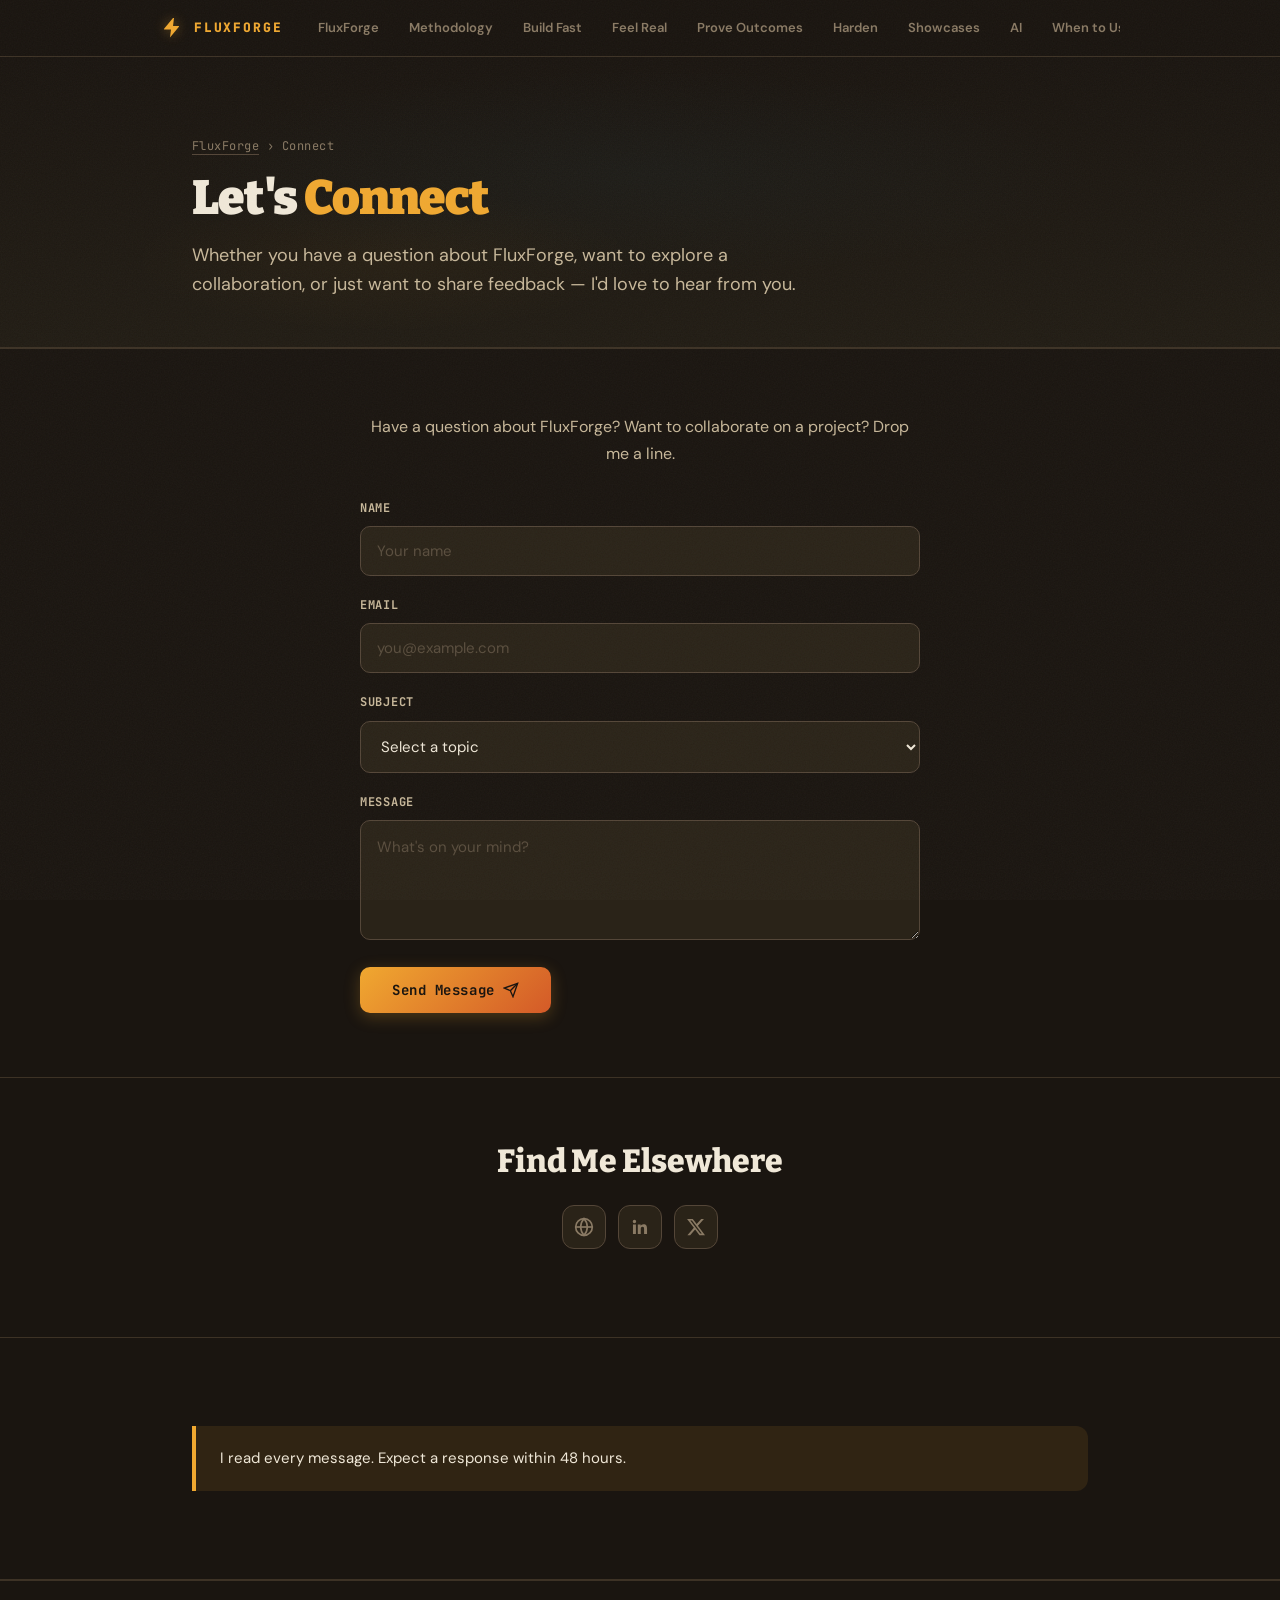
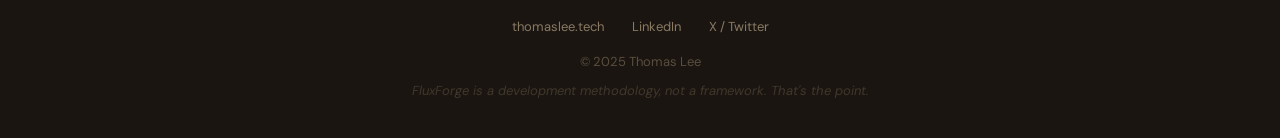
<file: connect.html>
<!DOCTYPE html>
<html lang="en">
<head>
<meta charset="UTF-8">
<meta name="viewport" content="width=device-width, initial-scale=1.0">
<title>Connect — FluxForge by Thomas Lee</title>
<meta name="description" content="Get in touch with Thomas Lee about FluxForge. Collaboration, questions, speaking engagements, or feedback — reach out directly.">
<link rel="icon" type="image/svg+xml" href="data:image/svg+xml,%3Csvg xmlns='http://www.w3.org/2000/svg' viewBox='0 0 24 24' fill='none'%3E%3Cpath d='M13 2L4.09 12.63c-.28.34-.04.87.42.87H11l-1 8 8.91-10.63c.28-.34.04-.87-.42-.87H13l1-8z' fill='%23f0a830'/%3E%3C/svg%3E">
<link rel="preconnect" href="https://fonts.googleapis.com">
<link href="https://fonts.googleapis.com/css2?family=Bitter:wght@400;500;600;700;800;900&family=JetBrains+Mono:wght@400;500;600;700;800&family=DM+Sans:opsz,wght@9..40,300;9..40,400;9..40,500;9..40,600;9..40,700&display=swap" rel="stylesheet">
<link rel="stylesheet" href="styles.css">
</head>
<body>

<!-- ============ Site Navigation ============ -->
<nav class="site-nav">
  <div class="nav-inner">
    <a href="index.html" class="nav-logo">
      <div class="nav-logo-icon"><svg viewBox="0 0 24 24" fill="none"><path d="M13 2L4.09 12.63c-.28.34-.04.87.42.87H11l-1 8 8.91-10.63c.28-.34.04-.87-.42-.87H13l1-8z" fill="currentColor"/></svg></div>
      <div class="nav-logo-text">FluxForge</div>
    </a>
    <button class="nav-toggle" aria-label="Toggle navigation">
      <svg viewBox="0 0 24 24"><line x1="3" y1="6" x2="21" y2="6"/><line x1="3" y1="12" x2="21" y2="12"/><line x1="3" y1="18" x2="21" y2="18"/></svg>
    </button>
    <div class="nav-links">
      <a href="index.html">FluxForge</a>
      <a href="methodology.html">Methodology</a>
      <a href="build-fast.html">Build Fast</a>
      <a href="feel-real.html">Feel Real</a>
      <a href="prove-outcomes.html">Prove Outcomes</a>
      <a href="harden.html">Harden</a>
      <a href="case-studies.html">Showcases</a>
      <a href="ai-in-fluxforge.html">AI</a>
      <a href="when-to-use.html">When to Use</a>
      <a href="quick-start.html">Quick Start</a>
      <a href="starter-kit.html">Starter Kit</a>
      <a href="connect.html" class="active">Connect</a>
    </div>
  </div>
</nav>

<!-- ============ Page Header ============ -->
<header class="page-header">
  <div class="container">
    <div class="breadcrumb"><a href="index.html">FluxForge</a> &rsaquo; Connect</div>
    <h1>Let's <span class="accent">Connect</span></h1>
    <p class="subtitle">Whether you have a question about FluxForge, want to explore a collaboration, or just want to share feedback &mdash; I'd love to hear from you.</p>
  </div>
</header>

<!-- ============ Contact Form ============ -->
<section class="content-section">
  <div class="container">
    <p class="reveal" style="text-align: center; max-width: 560px; margin: 0 auto 32px;">Have a question about FluxForge? Want to collaborate on a project? Drop me a line.</p>

    <form class="contact-form reveal" action="https://formsubmit.co/thomas@thomaslee.tech" method="POST">
      <input type="hidden" name="_subject" value="FluxForge Contact Form">
      <input type="hidden" name="_captcha" value="false">
      <input type="hidden" name="_next" value="">

      <div class="form-group">
        <label for="name">Name</label>
        <input type="text" id="name" name="name" placeholder="Your name" required>
      </div>

      <div class="form-group">
        <label for="email">Email</label>
        <input type="email" id="email" name="email" placeholder="you@example.com" required>
      </div>

      <div class="form-group">
        <label for="subject">Subject</label>
        <select id="subject" name="subject" required>
          <option value="" disabled selected>Select a topic</option>
          <option value="General Inquiry">General Inquiry</option>
          <option value="Collaboration">Collaboration</option>
          <option value="Speaking/Workshop">Speaking / Workshop</option>
          <option value="Feedback">Feedback</option>
          <option value="Other">Other</option>
        </select>
      </div>

      <div class="form-group">
        <label for="message">Message</label>
        <textarea id="message" name="message" placeholder="What's on your mind?" required></textarea>
      </div>

      <button type="submit" class="form-submit">
        Send Message
        <svg viewBox="0 0 24 24" fill="none" stroke="currentColor" stroke-width="2"><line x1="22" y1="2" x2="11" y2="13"/><polygon points="22 2 15 22 11 13 2 9 22 2"/></svg>
      </button>
    </form>
  </div>
</section>

<!-- ============ Social Links ============ -->
<section class="content-section">
  <div class="container">
    <h2 class="reveal" style="text-align: center;">Find Me Elsewhere</h2>

    <div class="social-row reveal">
      <a href="https://thomaslee.tech" target="_blank" class="social-link" aria-label="thomaslee.tech">
        <svg viewBox="0 0 24 24" fill="none" stroke="currentColor" stroke-width="2"><circle cx="12" cy="12" r="10"/><line x1="2" y1="12" x2="22" y2="12"/><path d="M12 2a15.3 15.3 0 0 1 4 10 15.3 15.3 0 0 1-4 10 15.3 15.3 0 0 1-4-10 15.3 15.3 0 0 1 4-10z"/></svg>
      </a>
      <a href="https://linkedin.com/in/thomas-lee-dev" target="_blank" class="social-link" aria-label="LinkedIn">
        <svg viewBox="0 0 24 24" fill="currentColor"><path d="M20.447 20.452h-3.554v-5.569c0-1.328-.027-3.037-1.852-3.037-1.853 0-2.136 1.445-2.136 2.939v5.667H9.351V9h3.414v1.561h.046c.477-.9 1.637-1.85 3.37-1.85 3.601 0 4.267 2.37 4.267 5.455v6.286zM5.337 7.433a2.062 2.062 0 0 1-2.063-2.065 2.064 2.064 0 1 1 2.063 2.065zm1.782 13.019H3.555V9h3.564v11.452z"/></svg>
      </a>
      <a href="https://twitter.com/TommyLeeDev" target="_blank" class="social-link" aria-label="X / Twitter">
        <svg viewBox="0 0 24 24" fill="currentColor"><path d="M18.244 2.25h3.308l-7.227 8.26 8.502 11.24H16.17l-5.214-6.817L4.99 21.75H1.68l7.73-8.835L1.254 2.25H8.08l4.713 6.231zm-1.161 17.52h1.833L7.084 4.126H5.117z"/></svg>
      </a>
    </div>
  </div>
</section>

<!-- ============ Callout ============ -->
<section class="content-section" style="border-bottom: none;">
  <div class="container">
    <div class="callout reveal">
      <p>I read every message. Expect a response within 48 hours.</p>
    </div>
  </div>
</section>

<!-- ============ Footer ============ -->
<footer class="site-footer">
  <div class="container">
    <div class="footer-links">
      <a href="https://thomaslee.tech" target="_blank">thomaslee.tech</a>
      <a href="https://linkedin.com/in/thomas-lee-dev" target="_blank">LinkedIn</a>
      <a href="https://twitter.com/TommyLeeDev" target="_blank">X / Twitter</a>
    </div>
    <div>&copy; 2025 Thomas Lee</div>
    <div class="footer-tagline">FluxForge is a development methodology, not a framework. That's the point.</div>
  </div>
</footer>

<!-- ============ Scripts ============ -->
<script>
// Reveal-on-scroll animation
const reveals = document.querySelectorAll('.reveal');
const observer = new IntersectionObserver((entries) => {
  entries.forEach((e, i) => {
    if (e.isIntersecting) {
      setTimeout(() => e.target.classList.add('visible'), i * 100);
      observer.unobserve(e.target);
    }
  });
}, { threshold: 0.15 });
reveals.forEach(el => observer.observe(el));

// Hamburger toggle
const navToggle = document.querySelector('.nav-toggle');
const navLinks = document.querySelector('.nav-links');
navToggle.addEventListener('click', () => {
  navLinks.classList.toggle('open');
});
// Close nav when clicking a link (mobile)
navLinks.querySelectorAll('a').forEach(link => {
  link.addEventListener('click', () => {
    navLinks.classList.remove('open');
  });
});
</script>

</body>
</html>
</file>
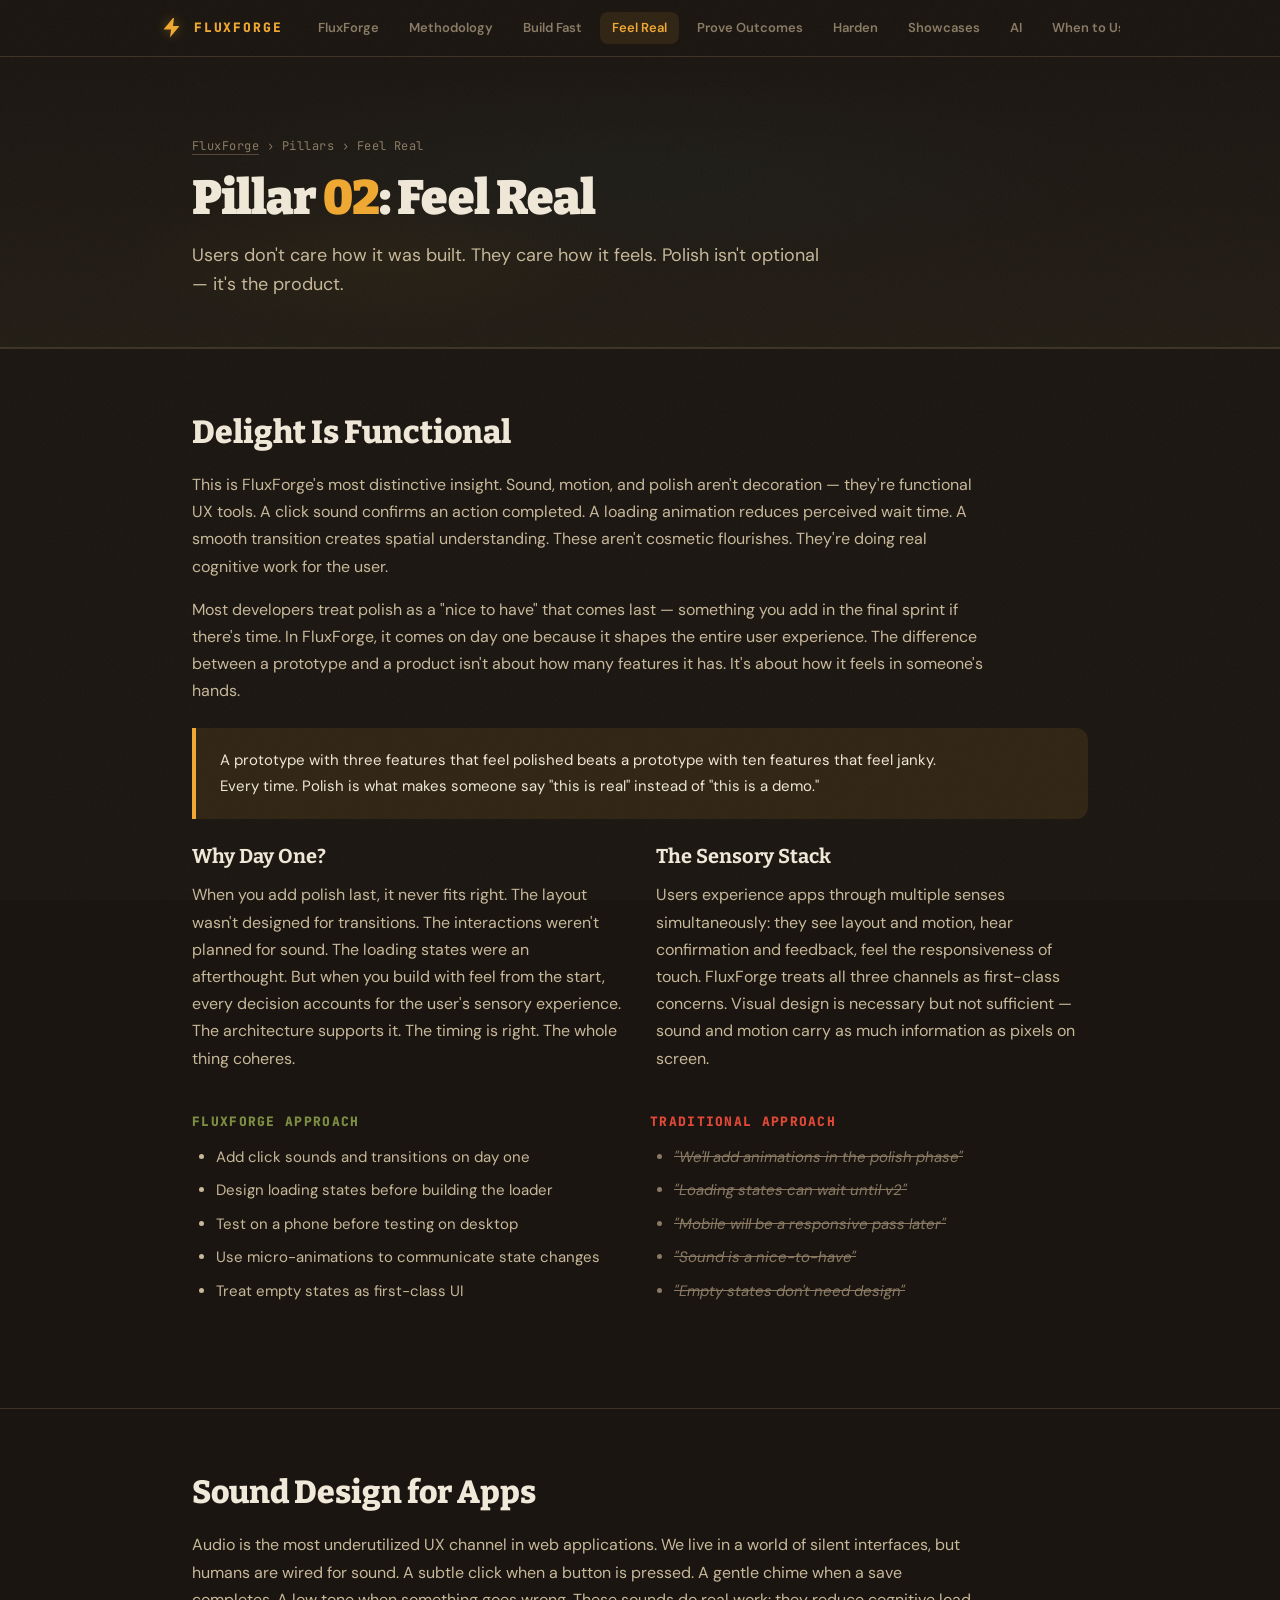
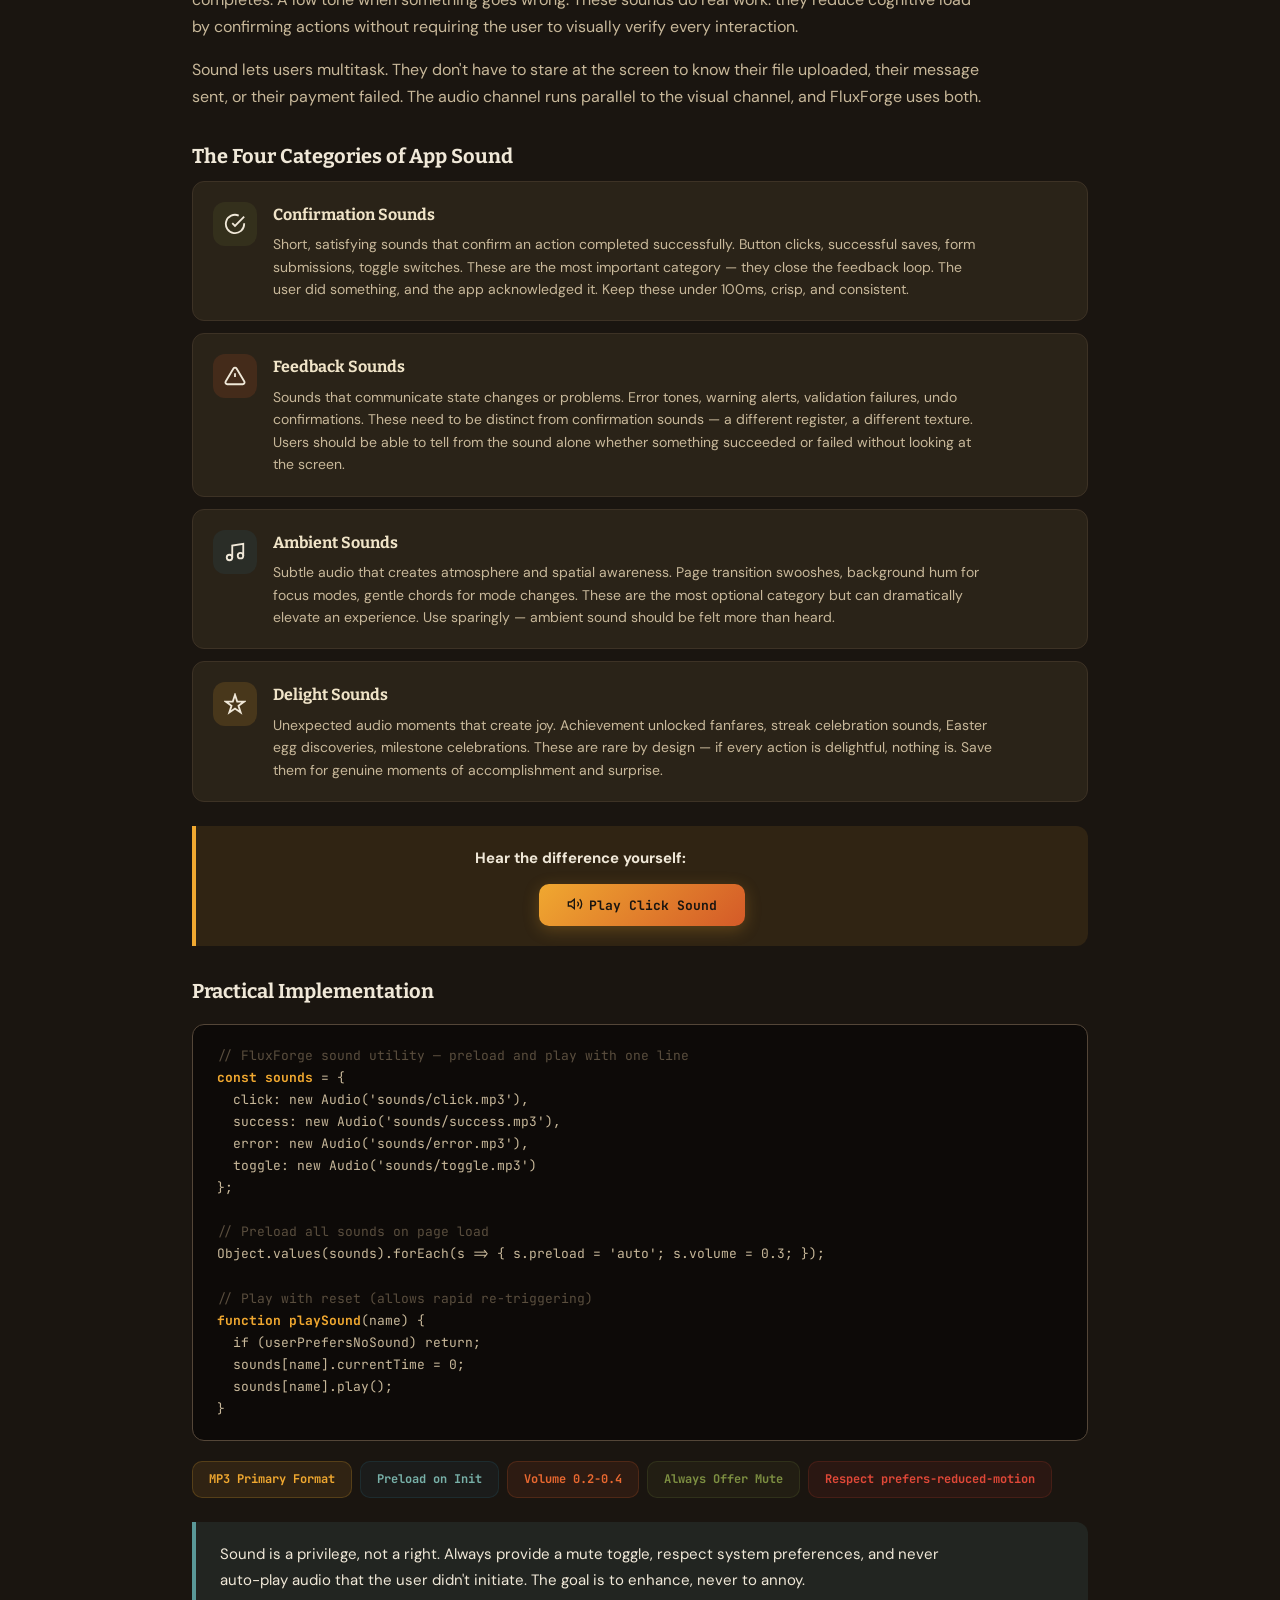
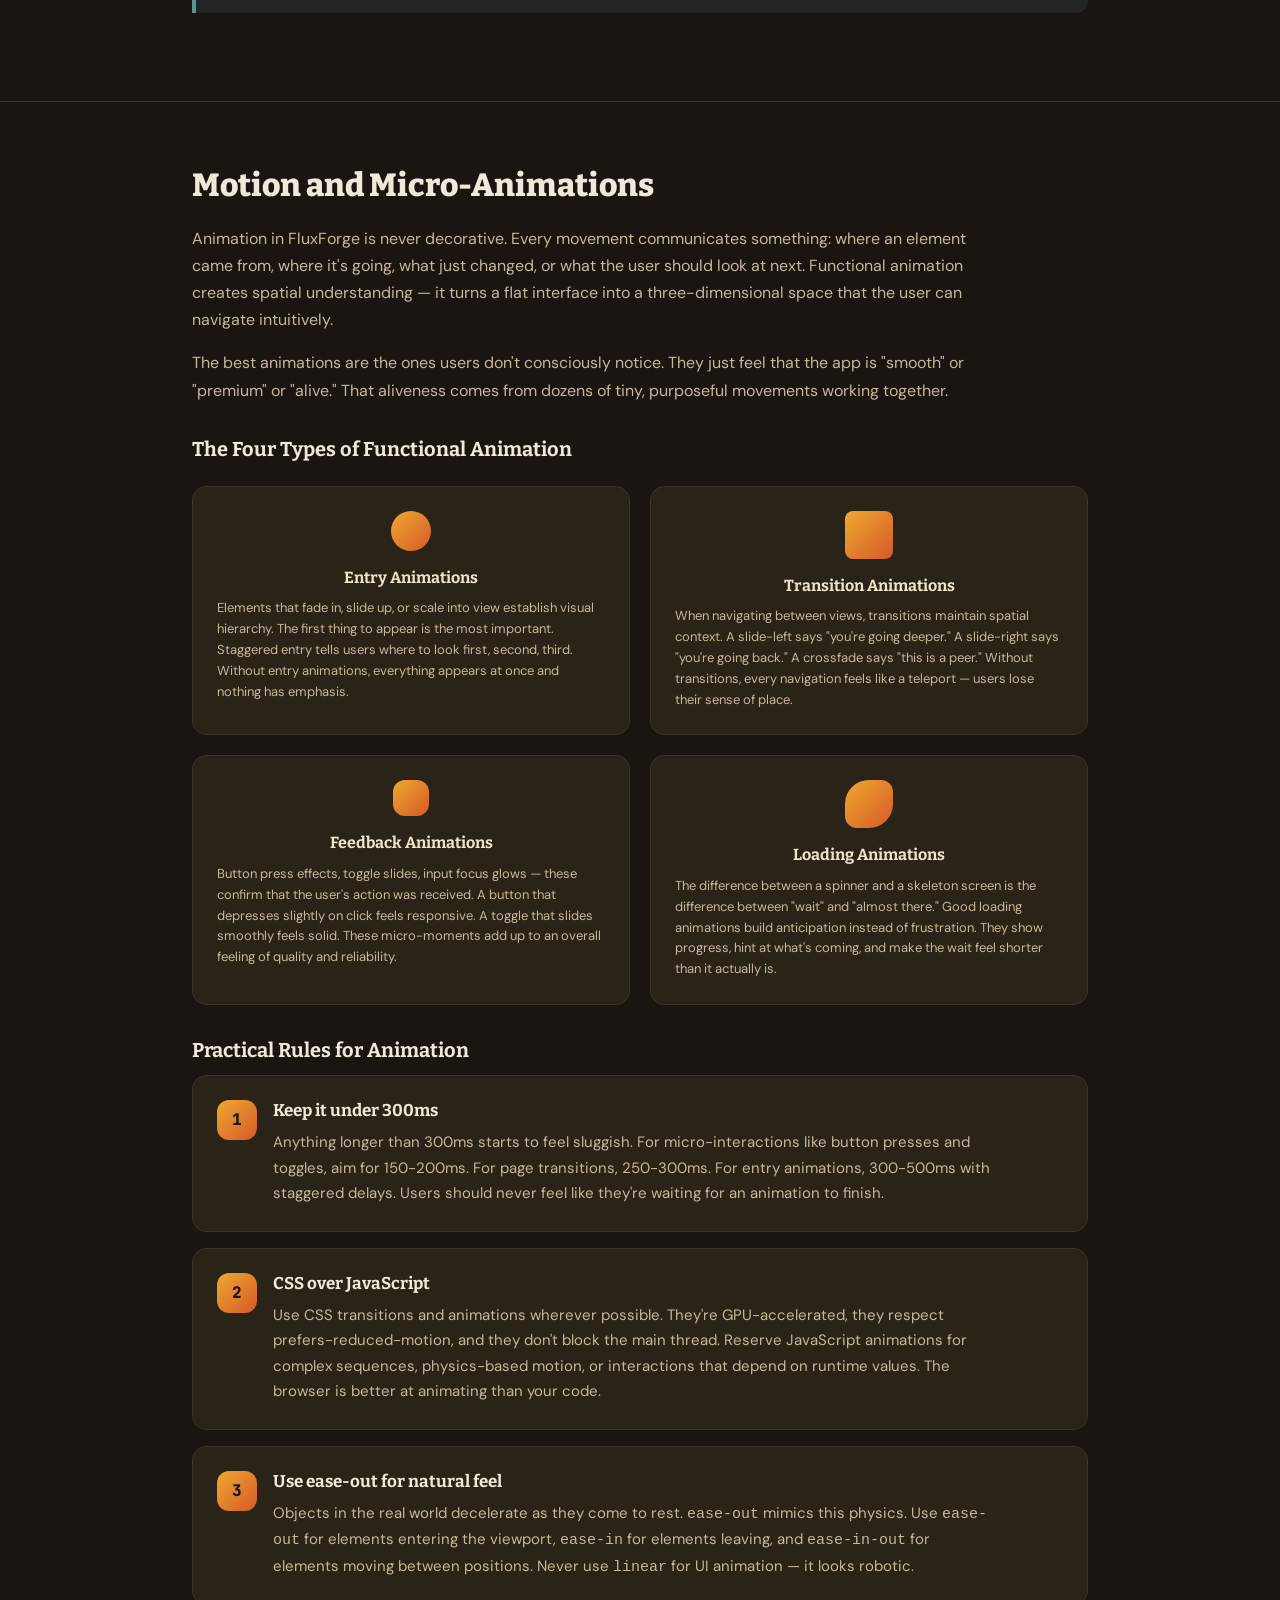
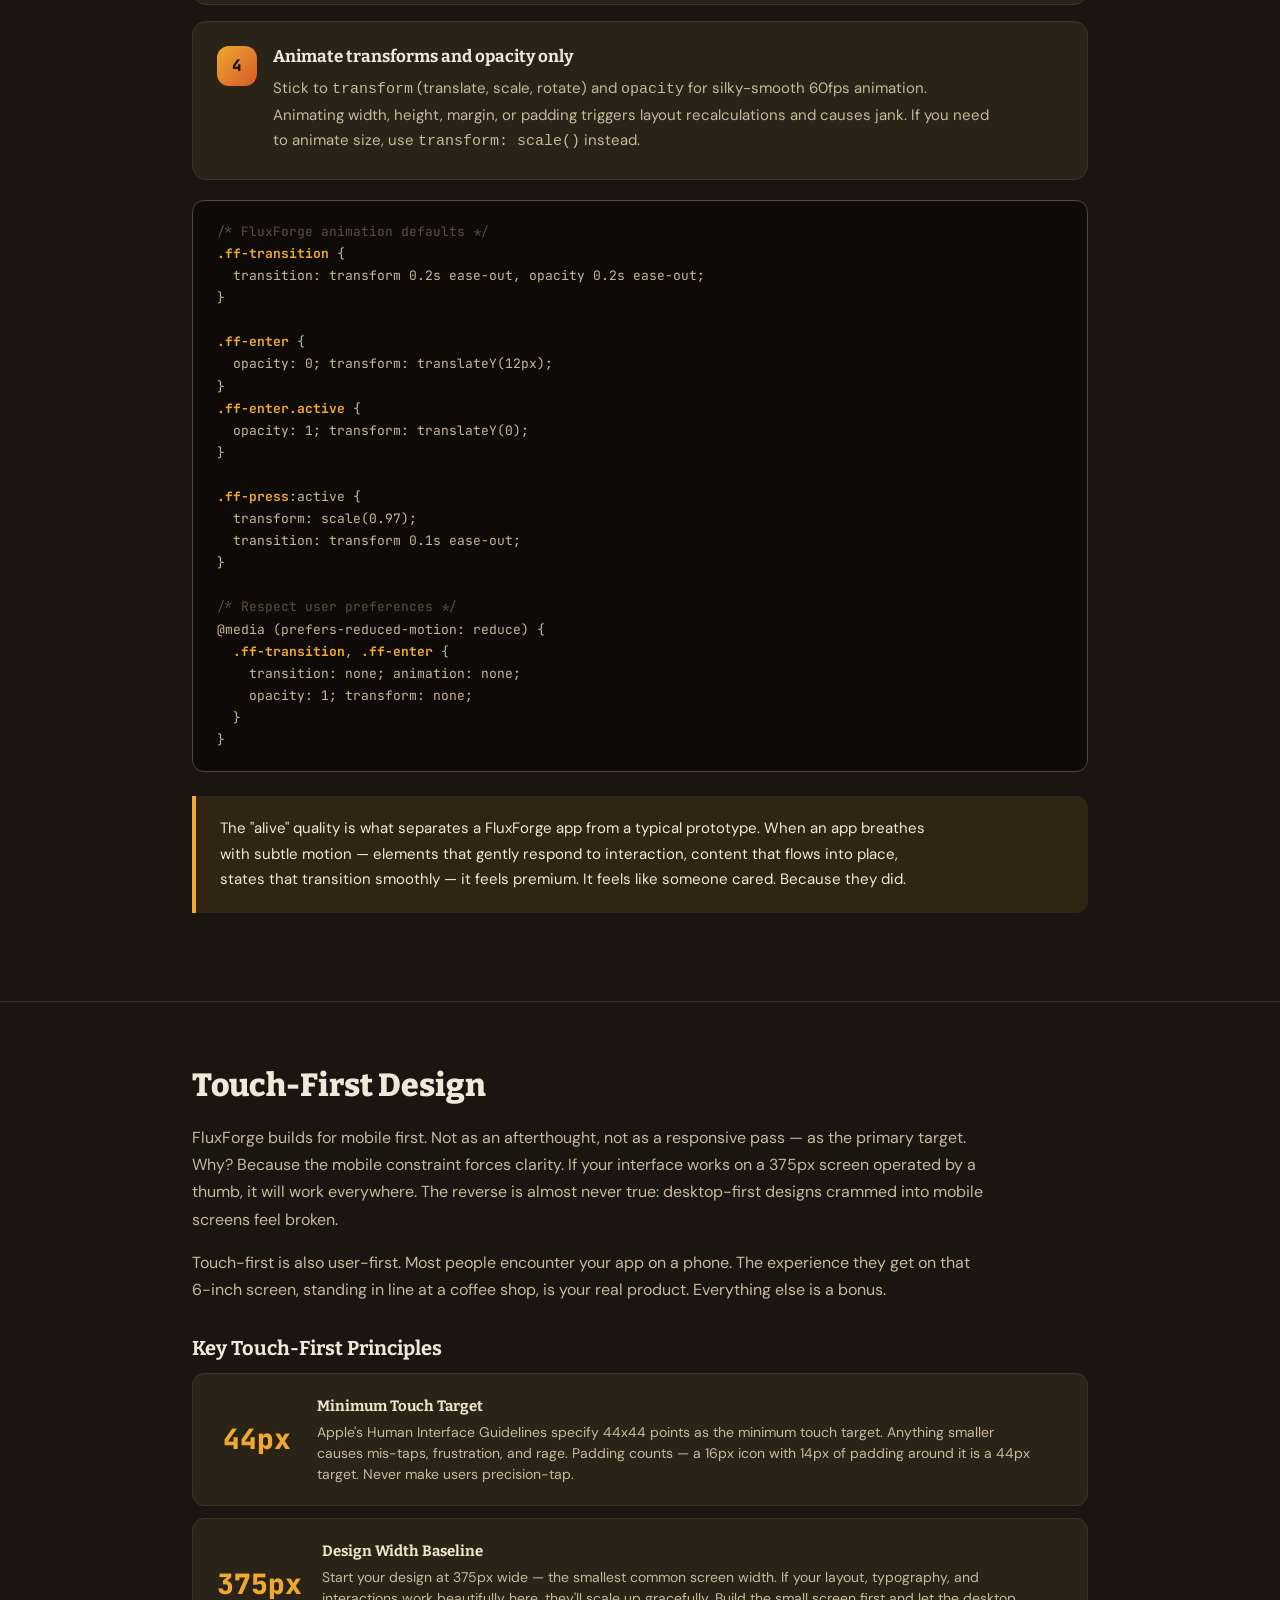
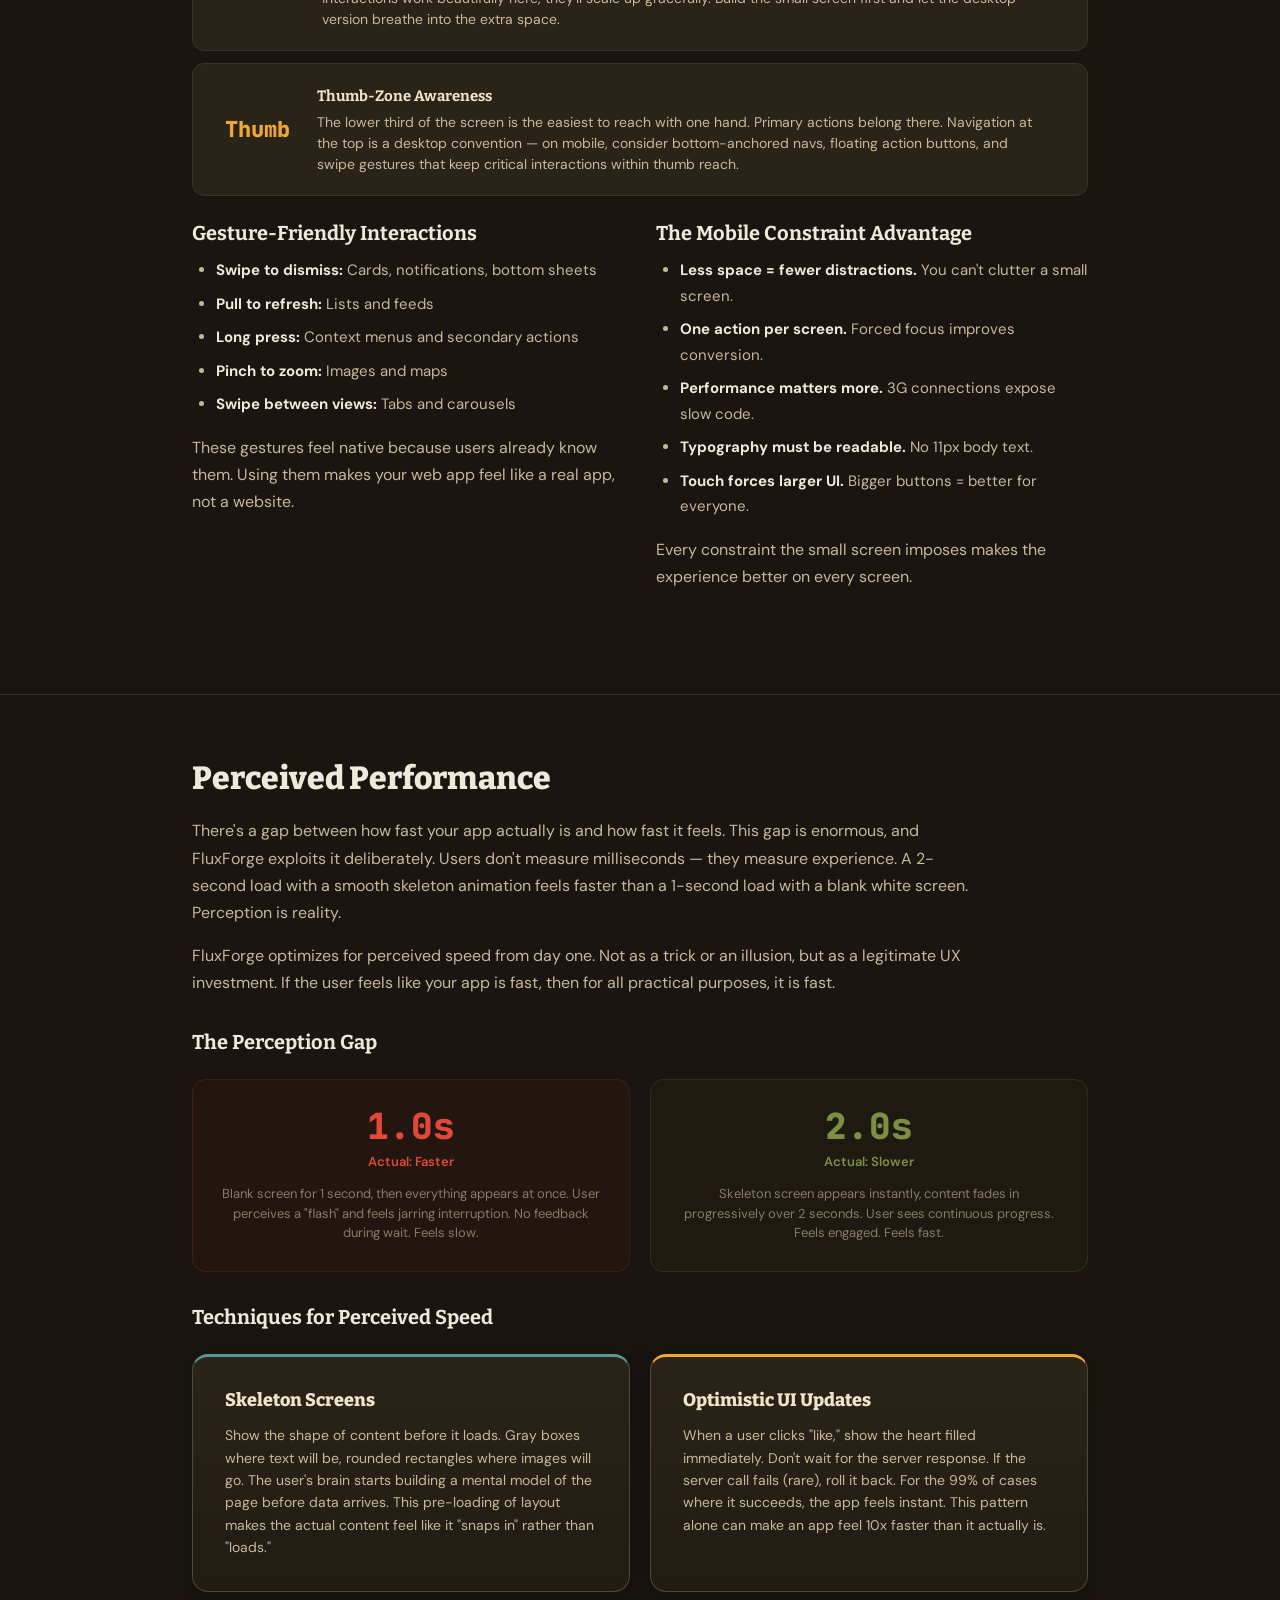
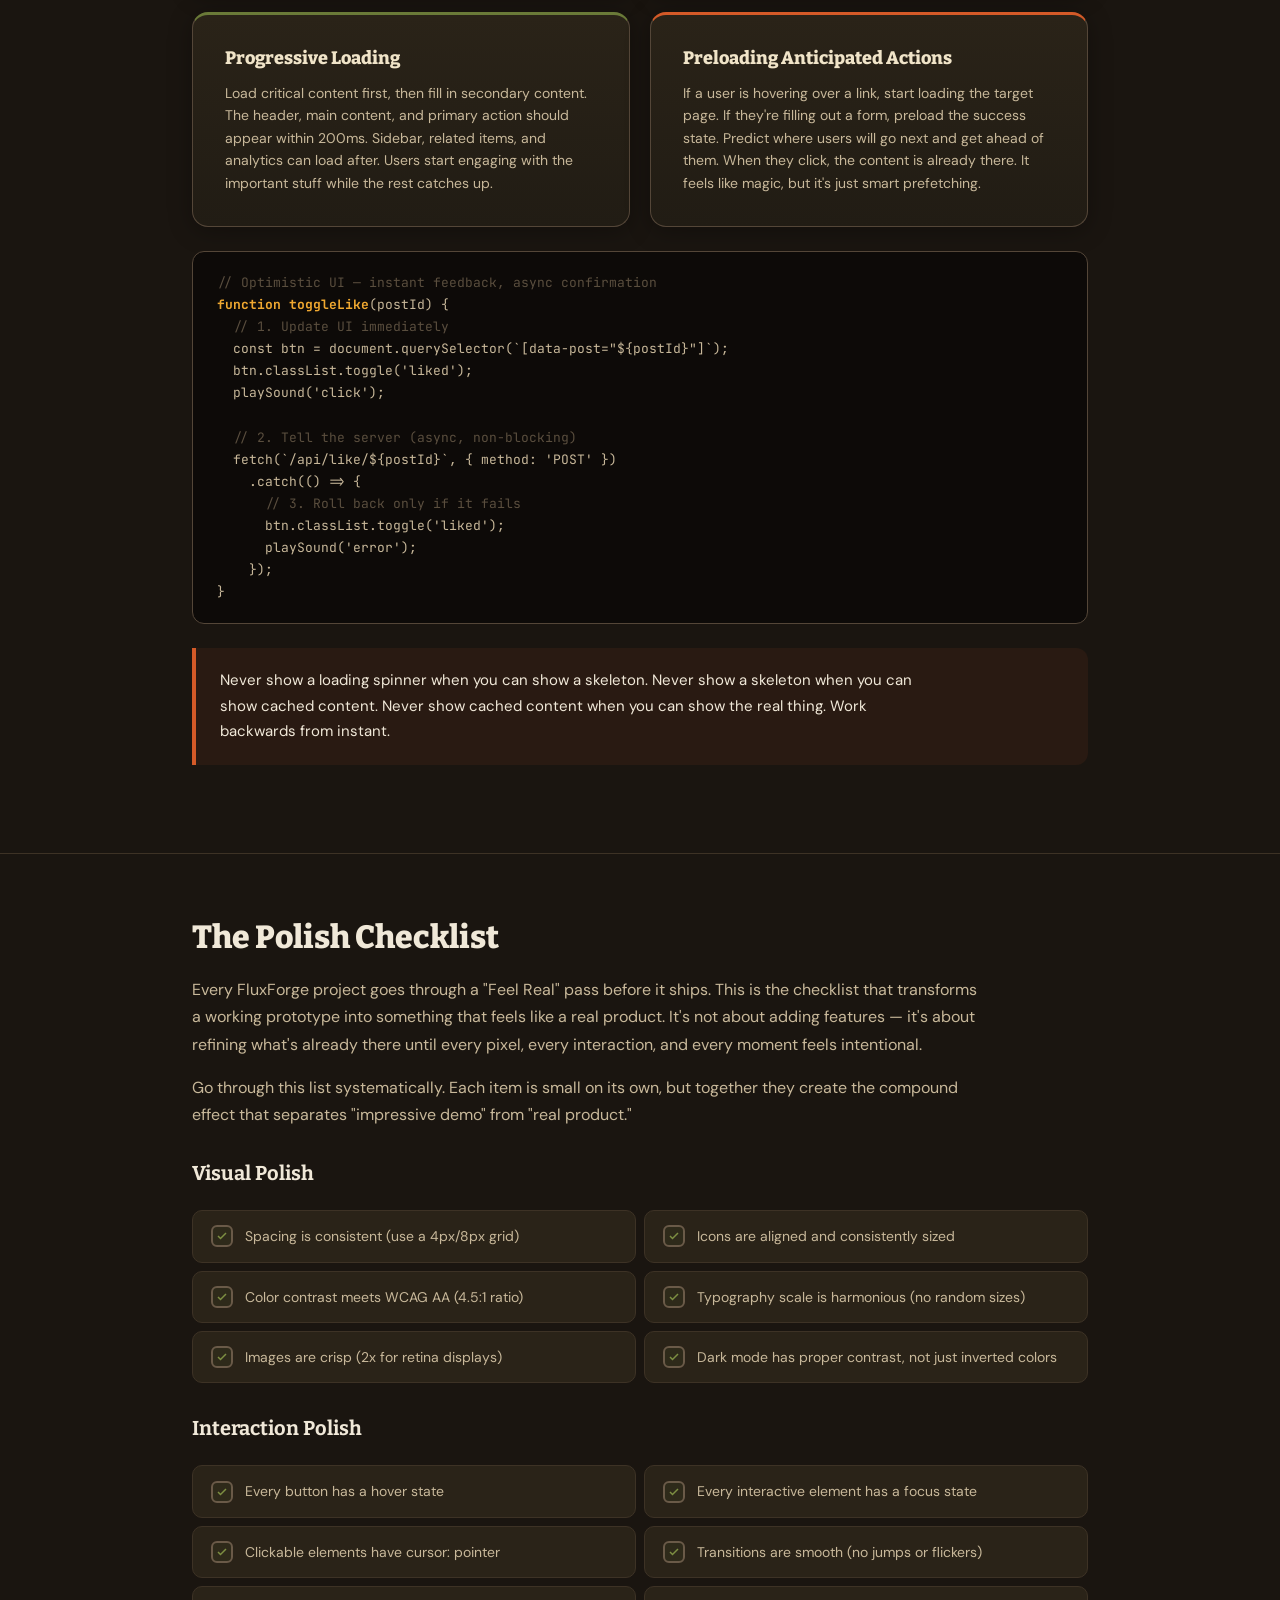
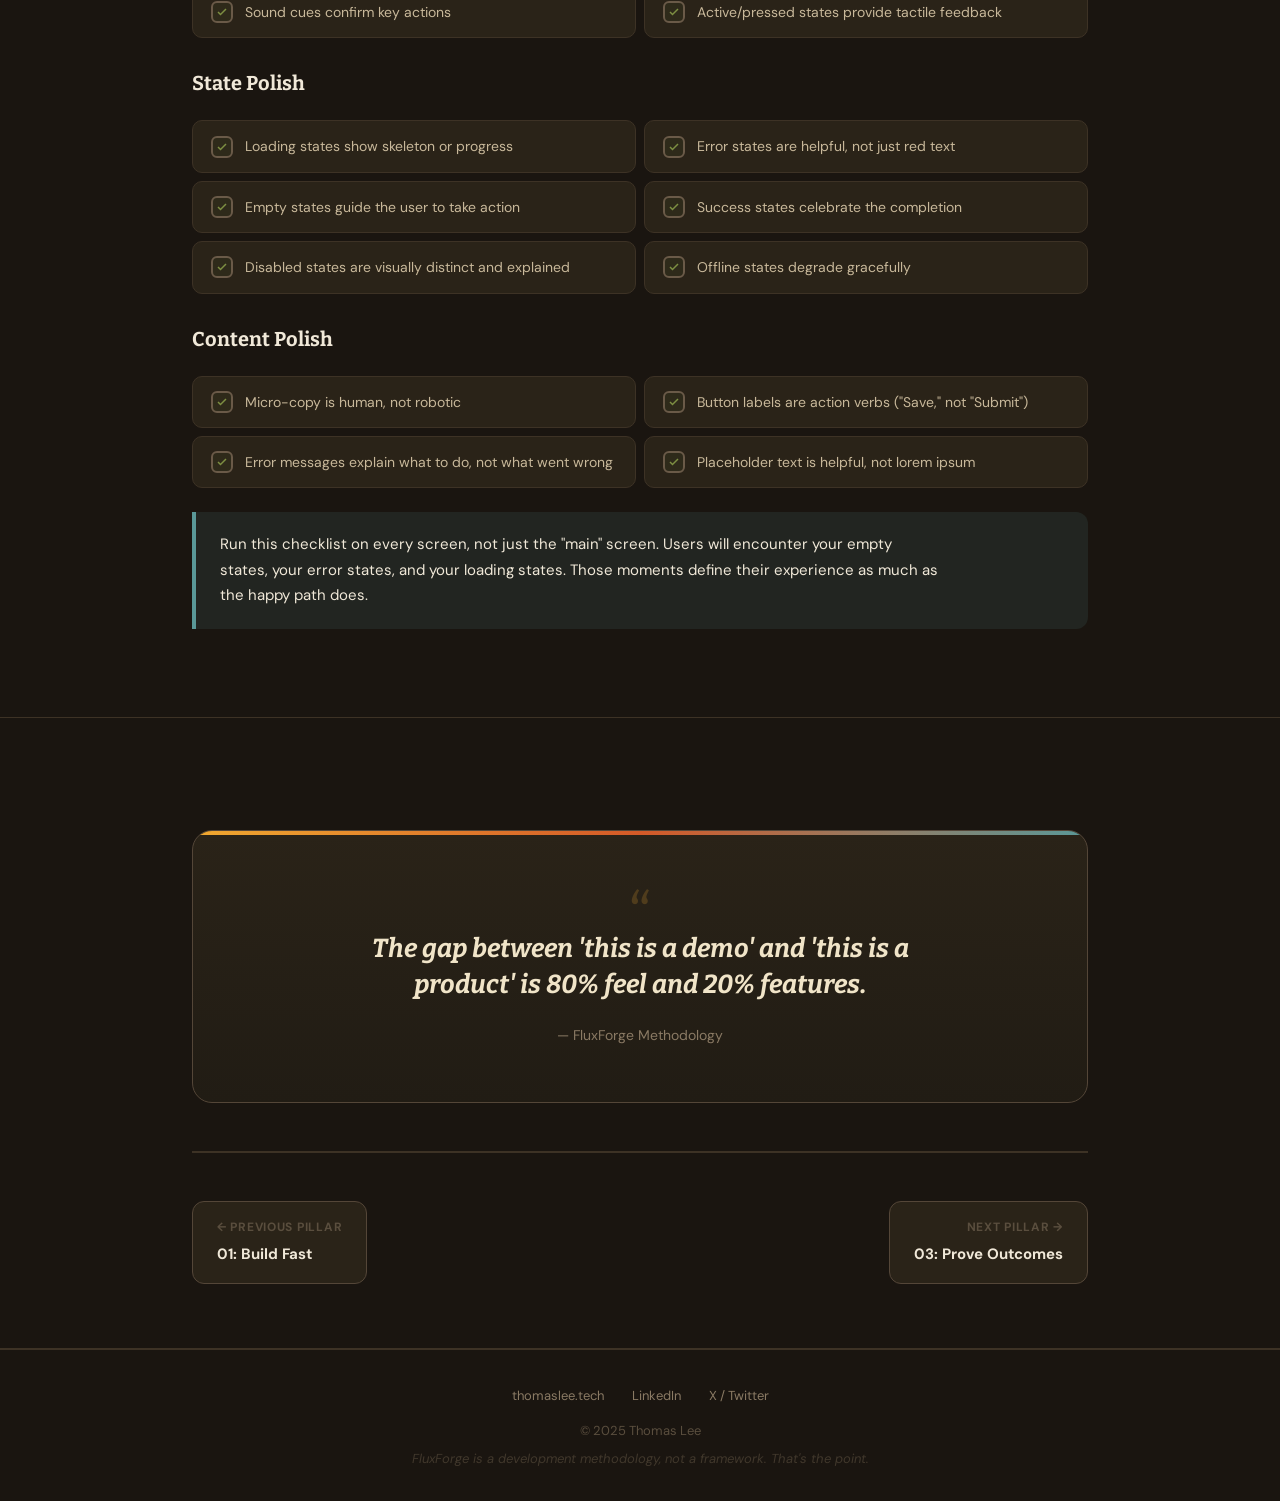
<file: feel-real.html>
<!DOCTYPE html>
<html lang="en">
<head>
<meta charset="UTF-8">
<meta name="viewport" content="width=device-width, initial-scale=1.0">
<title>Feel Real — Pillar 02 | FluxForge</title>
<meta name="description" content="Users don't care how it was built. They care how it feels. Sound, motion, and polish aren't decoration — they're functional UX tools. FluxForge Pillar 02.">
<meta property="og:title" content="Feel Real — Pillar 02 | FluxForge">
<meta property="og:description" content="Polish isn't optional — it's the product. Sound, motion, and micro-interactions from day one.">
<link rel="icon" type="image/svg+xml" href="data:image/svg+xml,%3Csvg xmlns='http://www.w3.org/2000/svg' viewBox='0 0 24 24' fill='none'%3E%3Cpath d='M13 2L4.09 12.63c-.28.34-.04.87.42.87H11l-1 8 8.91-10.63c.28-.34.04-.87-.42-.87H13l1-8z' fill='%23f0a830'/%3E%3C/svg%3E">
<link rel="preconnect" href="https://fonts.googleapis.com">
<link href="https://fonts.googleapis.com/css2?family=Bitter:wght@400;500;600;700;800;900&family=JetBrains+Mono:wght@400;500;600;700;800&family=DM+Sans:opsz,wght@9..40,300;9..40,400;9..40,500;9..40,600;9..40,700&display=swap" rel="stylesheet">
<link rel="stylesheet" href="styles.css">
<style>
  /* Feel Real page-specific styles */
  .sound-category {
    display: flex; align-items: flex-start; gap: 16px;
    padding: 20px; background: var(--bg3); border: 1px solid var(--border);
    border-radius: 12px; margin-bottom: 12px;
  }
  .sound-icon {
    flex-shrink: 0; width: 44px; height: 44px; border-radius: 12px;
    display: flex; align-items: center; justify-content: center;
    font-size: 22px;
  }
  .sound-icon.confirm { background: rgba(106,122,56,0.15); }
  .sound-icon.feedback { background: rgba(212,90,40,0.15); }
  .sound-icon.ambient { background: rgba(44,104,128,0.15); }
  .sound-icon.delight { background: rgba(240,168,48,0.15); }
  .sound-body h4 {
    font-family: var(--bitter); font-size: 16px; font-weight: 700;
    margin-bottom: 6px; color: var(--cream);
  }
  .sound-body p { font-size: 14px; color: var(--text2); line-height: 1.6; margin-bottom: 0; }

  .anim-principle {
    padding: 24px; background: var(--bg3); border: 1px solid var(--border);
    border-radius: 14px; text-align: center;
  }
  .anim-principle .anim-demo {
    width: 48px; height: 48px; border-radius: 12px; margin: 0 auto 14px;
    background: linear-gradient(135deg, var(--amber) 0%, var(--orange) 100%);
  }
  .anim-principle h4 {
    font-family: var(--bitter); font-size: 16px; font-weight: 700;
    margin-bottom: 8px; color: var(--cream);
  }
  .anim-principle p { font-size: 13px; color: var(--text2); line-height: 1.6; margin-bottom: 0; text-align: left; }

  .touch-zone {
    display: flex; align-items: center; gap: 20px;
    padding: 20px 24px; background: var(--bg3); border: 1px solid var(--border);
    border-radius: 12px; margin-bottom: 12px;
  }
  .touch-zone-value {
    font-family: var(--mono); font-size: 28px; font-weight: 800;
    color: var(--amber); flex-shrink: 0; min-width: 80px; text-align: center;
  }
  .touch-zone-text h4 {
    font-family: var(--bitter); font-size: 15px; font-weight: 700;
    margin-bottom: 4px; color: var(--cream);
  }
  .touch-zone-text p { font-size: 14px; color: var(--text2); line-height: 1.5; margin-bottom: 0; }

  .perf-comparison {
    display: grid; grid-template-columns: 1fr 1fr; gap: 20px; margin: 24px 0;
  }
  @media (max-width: 640px) { .perf-comparison { grid-template-columns: 1fr; } }
  .perf-card {
    padding: 28px; border-radius: 14px; text-align: center;
    border: 1px solid var(--border);
  }
  .perf-card.bad { background: rgba(184,56,40,0.06); border-color: rgba(184,56,40,0.2); }
  .perf-card.good { background: rgba(106,122,56,0.06); border-color: rgba(106,122,56,0.2); }
  .perf-card .perf-time {
    font-family: var(--mono); font-size: 36px; font-weight: 800; line-height: 1;
    margin-bottom: 8px;
  }
  .perf-card.bad .perf-time { color: #e04838; }
  .perf-card.good .perf-time { color: var(--olive2); }
  .perf-card .perf-label {
    font-size: 13px; font-weight: 600; margin-bottom: 12px;
  }
  .perf-card.bad .perf-label { color: #e04838; }
  .perf-card.good .perf-label { color: var(--olive2); }
  .perf-card .perf-desc { font-size: 13px; color: var(--text3); line-height: 1.5; }

  .checklist-grid {
    display: grid; grid-template-columns: repeat(2, 1fr); gap: 8px; margin: 24px 0;
  }
  @media (max-width: 640px) { .checklist-grid { grid-template-columns: 1fr; } }
  .checklist-item {
    display: flex; align-items: center; gap: 12px;
    padding: 14px 18px; background: var(--bg3); border: 1px solid var(--border);
    border-radius: 10px; font-size: 14px; color: var(--text2);
  }
  .checklist-item .check {
    flex-shrink: 0; width: 22px; height: 22px; border-radius: 6px;
    border: 2px solid var(--border3); display: flex;
    align-items: center; justify-content: center;
    font-size: 12px; color: var(--olive2);
    background: rgba(106,122,56,0.08);
  }

  .big-quote {
    text-align: center; padding: 56px 32px; margin: 48px 0;
    background: linear-gradient(180deg, var(--bg3) 0%, var(--bg2) 100%);
    border: 1px solid var(--border2); border-radius: 20px;
    position: relative; overflow: hidden;
  }
  .big-quote::before {
    content: ''; position: absolute; top: 0; left: 0; right: 0; height: 4px;
    background: linear-gradient(90deg, var(--amber), var(--orange), var(--teal));
  }
  .big-quote blockquote {
    font-family: var(--bitter); font-size: clamp(20px, 3vw, 26px);
    font-weight: 700; color: var(--cream); line-height: 1.4;
    max-width: 600px; margin: 0 auto;
    font-style: italic;
  }
  .big-quote .quote-mark {
    font-size: 64px; color: var(--amber); opacity: 0.2; line-height: 1;
    font-family: var(--bitter); margin-bottom: -20px; display: block;
  }
  .big-quote .attribution {
    font-size: 14px; color: var(--text3); margin-top: 20px;
    font-family: var(--sans); font-style: normal;
  }
</style>
</head>
<body>

<!-- Navigation -->
<nav class="site-nav">
  <div class="nav-inner">
    <a href="index.html" class="nav-logo">
      <div class="nav-logo-icon"><svg viewBox="0 0 24 24" fill="none"><path d="M13 2L4.09 12.63c-.28.34-.04.87.42.87H11l-1 8 8.91-10.63c.28-.34.04-.87-.42-.87H13l1-8z" fill="currentColor"/></svg></div>
      <div class="nav-logo-text">FluxForge</div>
    </a>
    <button class="nav-toggle" aria-label="Toggle navigation">
      <svg viewBox="0 0 24 24"><line x1="3" y1="6" x2="21" y2="6"/><line x1="3" y1="12" x2="21" y2="12"/><line x1="3" y1="18" x2="21" y2="18"/></svg>
    </button>
    <div class="nav-links">
      <a href="index.html">FluxForge</a>
      <a href="methodology.html">Methodology</a>
      <a href="build-fast.html">Build Fast</a>
      <a href="feel-real.html" class="active">Feel Real</a>
      <a href="prove-outcomes.html">Prove Outcomes</a>
      <a href="harden.html">Harden</a>
      <a href="case-studies.html">Showcases</a>
      <a href="ai-in-fluxforge.html">AI</a>
      <a href="when-to-use.html">When to Use</a>
      <a href="quick-start.html">Quick Start</a>
      <a href="starter-kit.html">Starter Kit</a>
      <a href="connect.html">Connect</a>
    </div>
  </div>
</nav>

<!-- Page Header -->
<header class="page-header">
  <div class="container">
    <div class="breadcrumb">
      <a href="index.html">FluxForge</a> &rsaquo; Pillars &rsaquo; Feel Real
    </div>
    <h1>Pillar <span class="accent">02</span>: Feel Real</h1>
    <p class="subtitle">Users don't care how it was built. They care how it feels. Polish isn't optional &mdash; it's the product.</p>
  </div>
</header>

<!-- Section 1: Delight Is Functional -->
<section class="content-section">
  <div class="container">
    <h2 class="reveal">Delight Is Functional</h2>
    <p class="reveal">This is FluxForge's most distinctive insight. Sound, motion, and polish aren't decoration &mdash; they're functional UX tools. A click sound confirms an action completed. A loading animation reduces perceived wait time. A smooth transition creates spatial understanding. These aren't cosmetic flourishes. They're doing real cognitive work for the user.</p>
    <p class="reveal">Most developers treat polish as a "nice to have" that comes last &mdash; something you add in the final sprint if there's time. In FluxForge, it comes on day one because it shapes the entire user experience. The difference between a prototype and a product isn't about how many features it has. It's about how it feels in someone's hands.</p>

    <div class="callout reveal">
      <p>A prototype with three features that feel polished beats a prototype with ten features that feel janky. Every time. Polish is what makes someone say "this is real" instead of "this is a demo."</p>
    </div>

    <div class="two-col reveal">
      <div>
        <h3>Why Day One?</h3>
        <p>When you add polish last, it never fits right. The layout wasn't designed for transitions. The interactions weren't planned for sound. The loading states were an afterthought. But when you build with feel from the start, every decision accounts for the user's sensory experience. The architecture supports it. The timing is right. The whole thing coheres.</p>
      </div>
      <div>
        <h3>The Sensory Stack</h3>
        <p>Users experience apps through multiple senses simultaneously: they see layout and motion, hear confirmation and feedback, feel the responsiveness of touch. FluxForge treats all three channels as first-class concerns. Visual design is necessary but not sufficient &mdash; sound and motion carry as much information as pixels on screen.</p>
      </div>
    </div>

    <div class="do-dont reveal">
      <div class="do-col">
        <h4>FluxForge approach</h4>
        <ul>
          <li>Add click sounds and transitions on day one</li>
          <li>Design loading states before building the loader</li>
          <li>Test on a phone before testing on desktop</li>
          <li>Use micro-animations to communicate state changes</li>
          <li>Treat empty states as first-class UI</li>
        </ul>
      </div>
      <div class="dont-col">
        <h4>Traditional approach</h4>
        <ul>
          <li><span>"We'll add animations in the polish phase"</span></li>
          <li><span>"Loading states can wait until v2"</span></li>
          <li><span>"Mobile will be a responsive pass later"</span></li>
          <li><span>"Sound is a nice-to-have"</span></li>
          <li><span>"Empty states don't need design"</span></li>
        </ul>
      </div>
    </div>
  </div>
</section>

<!-- Section 2: Sound Design for Apps -->
<section class="content-section">
  <div class="container">
    <h2 class="reveal">Sound Design for Apps</h2>
    <p class="reveal">Audio is the most underutilized UX channel in web applications. We live in a world of silent interfaces, but humans are wired for sound. A subtle click when a button is pressed. A gentle chime when a save completes. A low tone when something goes wrong. These sounds do real work: they reduce cognitive load by confirming actions without requiring the user to visually verify every interaction.</p>
    <p class="reveal">Sound lets users multitask. They don't have to stare at the screen to know their file uploaded, their message sent, or their payment failed. The audio channel runs parallel to the visual channel, and FluxForge uses both.</p>

    <h3 class="reveal">The Four Categories of App Sound</h3>

    <div class="sound-category reveal">
      <div class="sound-icon confirm"><svg width="22" height="22" viewBox="0 0 24 24" fill="none" stroke="currentColor" stroke-width="2"><path d="M22 11.08V12a10 10 0 1 1-5.93-9.14"/><path d="M22 4L12 14.01l-3-3"/></svg></div>
      <div class="sound-body">
        <h4>Confirmation Sounds</h4>
        <p>Short, satisfying sounds that confirm an action completed successfully. Button clicks, successful saves, form submissions, toggle switches. These are the most important category &mdash; they close the feedback loop. The user did something, and the app acknowledged it. Keep these under 100ms, crisp, and consistent.</p>
      </div>
    </div>

    <div class="sound-category reveal">
      <div class="sound-icon feedback"><svg width="22" height="22" viewBox="0 0 24 24" fill="none" stroke="currentColor" stroke-width="2"><path d="M10.29 3.86L1.82 18a2 2 0 0 0 1.71 3h16.94a2 2 0 0 0 1.71-3L13.71 3.86a2 2 0 0 0-3.42 0z"/><line x1="12" y1="9" x2="12" y2="13"/><line x1="12" y1="17" x2="12.01" y2="17"/></svg></div>
      <div class="sound-body">
        <h4>Feedback Sounds</h4>
        <p>Sounds that communicate state changes or problems. Error tones, warning alerts, validation failures, undo confirmations. These need to be distinct from confirmation sounds &mdash; a different register, a different texture. Users should be able to tell from the sound alone whether something succeeded or failed without looking at the screen.</p>
      </div>
    </div>

    <div class="sound-category reveal">
      <div class="sound-icon ambient"><svg width="22" height="22" viewBox="0 0 24 24" fill="none" stroke="currentColor" stroke-width="2"><path d="M9 18V5l12-2v13"/><circle cx="6" cy="18" r="3"/><circle cx="18" cy="16" r="3"/></svg></div>
      <div class="sound-body">
        <h4>Ambient Sounds</h4>
        <p>Subtle audio that creates atmosphere and spatial awareness. Page transition swooshes, background hum for focus modes, gentle chords for mode changes. These are the most optional category but can dramatically elevate an experience. Use sparingly &mdash; ambient sound should be felt more than heard.</p>
      </div>
    </div>

    <div class="sound-category reveal">
      <div class="sound-icon delight"><svg width="22" height="22" viewBox="0 0 24 24" fill="none" stroke="currentColor" stroke-width="2"><path d="M12 2l2.4 7.4H22l-6.2 4.5 2.4 7.4L12 17l-6.2 4.3 2.4-7.4L2 9.4h7.6L12 2z"/></svg></div>
      <div class="sound-body">
        <h4>Delight Sounds</h4>
        <p>Unexpected audio moments that create joy. Achievement unlocked fanfares, streak celebration sounds, Easter egg discoveries, milestone celebrations. These are rare by design &mdash; if every action is delightful, nothing is. Save them for genuine moments of accomplishment and surprise.</p>
      </div>
    </div>

    <div class="callout reveal" style="text-align: center;">
      <p style="margin-bottom: 12px;"><strong>Hear the difference yourself:</strong></p>
      <button onclick="(function(){const c=new(window.AudioContext||window.webkitAudioContext)();const o=c.createOscillator();const g=c.createGain();o.connect(g);g.connect(c.destination);o.frequency.setValueAtTime(800,c.currentTime);o.frequency.exponentialRampToValueAtTime(400,c.currentTime+0.08);g.gain.setValueAtTime(0.3,c.currentTime);g.gain.exponentialRampToValueAtTime(0.01,c.currentTime+0.1);o.start(c.currentTime);o.stop(c.currentTime+0.1)})()" style="padding:12px 28px;border-radius:10px;background:linear-gradient(135deg,var(--amber),var(--orange));border:none;cursor:pointer;font-family:var(--mono);font-size:13px;font-weight:700;color:#1a1510;transition:all 0.2s;box-shadow:0 4px 16px rgba(240,168,48,0.25);" onmouseover="this.style.transform='translateY(-2px)'" onmouseout="this.style.transform='translateY(0)'"><svg width="16" height="16" viewBox="0 0 24 24" fill="none" stroke="currentColor" stroke-width="2" style="vertical-align:-2px;margin-right:6px"><polygon points="11 5 6 9 2 9 2 15 6 15 11 19 11 5"/><path d="M19.07 4.93a10 10 0 0 1 0 14.14M15.54 8.46a5 5 0 0 1 0 7.07"/></svg>Play Click Sound</button>
    </div>

    <h3 class="reveal">Practical Implementation</h3>

    <div class="code-block reveal">
      <button class="code-copy" onclick="this.textContent='Copied!';this.classList.add('copied');navigator.clipboard.writeText(this.parentElement.textContent.replace('Copy','').replace('Copied!',''));setTimeout(()=>{this.textContent='Copy';this.classList.remove('copied')},2000)"><svg viewBox="0 0 24 24" fill="none" stroke="currentColor" stroke-width="2" width="14" height="14"><rect x="9" y="9" width="13" height="13" rx="2"/><path d="M5 15H4a2 2 0 0 1-2-2V4a2 2 0 0 1 2-2h9a2 2 0 0 1 2 2v1"/></svg> Copy</button>
      <span class="comment">// FluxForge sound utility — preload and play with one line</span><br>
      <span class="highlight">const sounds</span> = {<br>
      &nbsp;&nbsp;click: new Audio('sounds/click.mp3'),<br>
      &nbsp;&nbsp;success: new Audio('sounds/success.mp3'),<br>
      &nbsp;&nbsp;error: new Audio('sounds/error.mp3'),<br>
      &nbsp;&nbsp;toggle: new Audio('sounds/toggle.mp3')<br>
      };<br><br>
      <span class="comment">// Preload all sounds on page load</span><br>
      Object.values(sounds).forEach(s => { s.preload = 'auto'; s.volume = 0.3; });<br><br>
      <span class="comment">// Play with reset (allows rapid re-triggering)</span><br>
      <span class="highlight">function playSound</span>(name) {<br>
      &nbsp;&nbsp;if (userPrefersNoSound) return;<br>
      &nbsp;&nbsp;sounds[name].currentTime = 0;<br>
      &nbsp;&nbsp;sounds[name].play();<br>
      }
    </div>

    <div class="pill-row reveal">
      <span class="pill pill-amber">MP3 Primary Format</span>
      <span class="pill pill-teal">Preload on Init</span>
      <span class="pill pill-orange">Volume 0.2-0.4</span>
      <span class="pill pill-olive">Always Offer Mute</span>
      <span class="pill pill-red">Respect prefers-reduced-motion</span>
    </div>

    <div class="callout teal reveal">
      <p>Sound is a privilege, not a right. Always provide a mute toggle, respect system preferences, and never auto-play audio that the user didn't initiate. The goal is to enhance, never to annoy.</p>
    </div>
  </div>
</section>

<!-- Section 3: Motion and Micro-Animations -->
<section class="content-section">
  <div class="container">
    <h2 class="reveal">Motion and Micro-Animations</h2>
    <p class="reveal">Animation in FluxForge is never decorative. Every movement communicates something: where an element came from, where it's going, what just changed, or what the user should look at next. Functional animation creates spatial understanding &mdash; it turns a flat interface into a three-dimensional space that the user can navigate intuitively.</p>
    <p class="reveal">The best animations are the ones users don't consciously notice. They just feel that the app is "smooth" or "premium" or "alive." That aliveness comes from dozens of tiny, purposeful movements working together.</p>

    <h3 class="reveal">The Four Types of Functional Animation</h3>

    <div class="card-grid reveal">
      <div class="anim-principle">
        <div class="anim-demo" style="border-radius: 50%; width: 40px; height: 40px;"></div>
        <h4>Entry Animations</h4>
        <p>Elements that fade in, slide up, or scale into view establish visual hierarchy. The first thing to appear is the most important. Staggered entry tells users where to look first, second, third. Without entry animations, everything appears at once and nothing has emphasis.</p>
      </div>
      <div class="anim-principle">
        <div class="anim-demo" style="border-radius: 8px;"></div>
        <h4>Transition Animations</h4>
        <p>When navigating between views, transitions maintain spatial context. A slide-left says "you're going deeper." A slide-right says "you're going back." A crossfade says "this is a peer." Without transitions, every navigation feels like a teleport &mdash; users lose their sense of place.</p>
      </div>
      <div class="anim-principle">
        <div class="anim-demo" style="border-radius: 12px; width: 36px; height: 36px;"></div>
        <h4>Feedback Animations</h4>
        <p>Button press effects, toggle slides, input focus glows &mdash; these confirm that the user's action was received. A button that depresses slightly on click feels responsive. A toggle that slides smoothly feels solid. These micro-moments add up to an overall feeling of quality and reliability.</p>
      </div>
      <div class="anim-principle">
        <div class="anim-demo" style="border-radius: 50% 12px 50% 12px;"></div>
        <h4>Loading Animations</h4>
        <p>The difference between a spinner and a skeleton screen is the difference between "wait" and "almost there." Good loading animations build anticipation instead of frustration. They show progress, hint at what's coming, and make the wait feel shorter than it actually is.</p>
      </div>
    </div>

    <h3 class="reveal">Practical Rules for Animation</h3>

    <div class="step-card reveal">
      <div class="step-num">1</div>
      <div class="step-content">
        <h3>Keep it under 300ms</h3>
        <p>Anything longer than 300ms starts to feel sluggish. For micro-interactions like button presses and toggles, aim for 150-200ms. For page transitions, 250-300ms. For entry animations, 300-500ms with staggered delays. Users should never feel like they're waiting for an animation to finish.</p>
      </div>
    </div>

    <div class="step-card reveal">
      <div class="step-num">2</div>
      <div class="step-content">
        <h3>CSS over JavaScript</h3>
        <p>Use CSS transitions and animations wherever possible. They're GPU-accelerated, they respect prefers-reduced-motion, and they don't block the main thread. Reserve JavaScript animations for complex sequences, physics-based motion, or interactions that depend on runtime values. The browser is better at animating than your code.</p>
      </div>
    </div>

    <div class="step-card reveal">
      <div class="step-num">3</div>
      <div class="step-content">
        <h3>Use ease-out for natural feel</h3>
        <p>Objects in the real world decelerate as they come to rest. <code>ease-out</code> mimics this physics. Use <code>ease-out</code> for elements entering the viewport, <code>ease-in</code> for elements leaving, and <code>ease-in-out</code> for elements moving between positions. Never use <code>linear</code> for UI animation &mdash; it looks robotic.</p>
      </div>
    </div>

    <div class="step-card reveal">
      <div class="step-num">4</div>
      <div class="step-content">
        <h3>Animate transforms and opacity only</h3>
        <p>Stick to <code>transform</code> (translate, scale, rotate) and <code>opacity</code> for silky-smooth 60fps animation. Animating width, height, margin, or padding triggers layout recalculations and causes jank. If you need to animate size, use <code>transform: scale()</code> instead.</p>
      </div>
    </div>

    <div class="code-block reveal">
      <button class="code-copy" onclick="this.textContent='Copied!';this.classList.add('copied');navigator.clipboard.writeText(this.parentElement.textContent.replace('Copy','').replace('Copied!',''));setTimeout(()=>{this.textContent='Copy';this.classList.remove('copied')},2000)"><svg viewBox="0 0 24 24" fill="none" stroke="currentColor" stroke-width="2" width="14" height="14"><rect x="9" y="9" width="13" height="13" rx="2"/><path d="M5 15H4a2 2 0 0 1-2-2V4a2 2 0 0 1 2-2h9a2 2 0 0 1 2 2v1"/></svg> Copy</button>
      <span class="comment">/* FluxForge animation defaults */</span><br>
      <span class="highlight">.ff-transition</span> {<br>
      &nbsp;&nbsp;transition: transform 0.2s ease-out, opacity 0.2s ease-out;<br>
      }<br><br>
      <span class="highlight">.ff-enter</span> {<br>
      &nbsp;&nbsp;opacity: 0; transform: translateY(12px);<br>
      }<br>
      <span class="highlight">.ff-enter.active</span> {<br>
      &nbsp;&nbsp;opacity: 1; transform: translateY(0);<br>
      }<br><br>
      <span class="highlight">.ff-press</span>:active {<br>
      &nbsp;&nbsp;transform: scale(0.97);<br>
      &nbsp;&nbsp;transition: transform 0.1s ease-out;<br>
      }<br><br>
      <span class="comment">/* Respect user preferences */</span><br>
      @media (prefers-reduced-motion: reduce) {<br>
      &nbsp;&nbsp;<span class="highlight">.ff-transition</span>, <span class="highlight">.ff-enter</span> {<br>
      &nbsp;&nbsp;&nbsp;&nbsp;transition: none; animation: none;<br>
      &nbsp;&nbsp;&nbsp;&nbsp;opacity: 1; transform: none;<br>
      &nbsp;&nbsp;}<br>
      }
    </div>

    <div class="callout reveal">
      <p>The "alive" quality is what separates a FluxForge app from a typical prototype. When an app breathes with subtle motion &mdash; elements that gently respond to interaction, content that flows into place, states that transition smoothly &mdash; it feels premium. It feels like someone cared. Because they did.</p>
    </div>
  </div>
</section>

<!-- Section 4: Touch-First Design -->
<section class="content-section">
  <div class="container">
    <h2 class="reveal">Touch-First Design</h2>
    <p class="reveal">FluxForge builds for mobile first. Not as an afterthought, not as a responsive pass &mdash; as the primary target. Why? Because the mobile constraint forces clarity. If your interface works on a 375px screen operated by a thumb, it will work everywhere. The reverse is almost never true: desktop-first designs crammed into mobile screens feel broken.</p>
    <p class="reveal">Touch-first is also user-first. Most people encounter your app on a phone. The experience they get on that 6-inch screen, standing in line at a coffee shop, is your real product. Everything else is a bonus.</p>

    <h3 class="reveal">Key Touch-First Principles</h3>

    <div class="touch-zone reveal">
      <div class="touch-zone-value">44px</div>
      <div class="touch-zone-text">
        <h4>Minimum Touch Target</h4>
        <p>Apple's Human Interface Guidelines specify 44x44 points as the minimum touch target. Anything smaller causes mis-taps, frustration, and rage. Padding counts &mdash; a 16px icon with 14px of padding around it is a 44px target. Never make users precision-tap.</p>
      </div>
    </div>

    <div class="touch-zone reveal">
      <div class="touch-zone-value">375px</div>
      <div class="touch-zone-text">
        <h4>Design Width Baseline</h4>
        <p>Start your design at 375px wide &mdash; the smallest common screen width. If your layout, typography, and interactions work beautifully here, they'll scale up gracefully. Build the small screen first and let the desktop version breathe into the extra space.</p>
      </div>
    </div>

    <div class="touch-zone reveal">
      <div class="touch-zone-value" style="font-size: 22px;">Thumb</div>
      <div class="touch-zone-text">
        <h4>Thumb-Zone Awareness</h4>
        <p>The lower third of the screen is the easiest to reach with one hand. Primary actions belong there. Navigation at the top is a desktop convention &mdash; on mobile, consider bottom-anchored navs, floating action buttons, and swipe gestures that keep critical interactions within thumb reach.</p>
      </div>
    </div>

    <div class="two-col reveal">
      <div>
        <h3>Gesture-Friendly Interactions</h3>
        <ul>
          <li><strong>Swipe to dismiss:</strong> Cards, notifications, bottom sheets</li>
          <li><strong>Pull to refresh:</strong> Lists and feeds</li>
          <li><strong>Long press:</strong> Context menus and secondary actions</li>
          <li><strong>Pinch to zoom:</strong> Images and maps</li>
          <li><strong>Swipe between views:</strong> Tabs and carousels</li>
        </ul>
        <p class="mb-0">These gestures feel native because users already know them. Using them makes your web app feel like a real app, not a website.</p>
      </div>
      <div>
        <h3>The Mobile Constraint Advantage</h3>
        <ul>
          <li><strong>Less space = fewer distractions.</strong> You can't clutter a small screen.</li>
          <li><strong>One action per screen.</strong> Forced focus improves conversion.</li>
          <li><strong>Performance matters more.</strong> 3G connections expose slow code.</li>
          <li><strong>Typography must be readable.</strong> No 11px body text.</li>
          <li><strong>Touch forces larger UI.</strong> Bigger buttons = better for everyone.</li>
        </ul>
        <p class="mb-0">Every constraint the small screen imposes makes the experience better on every screen.</p>
      </div>
    </div>
  </div>
</section>

<!-- Section 5: Perceived Performance -->
<section class="content-section">
  <div class="container">
    <h2 class="reveal">Perceived Performance</h2>
    <p class="reveal">There's a gap between how fast your app actually is and how fast it feels. This gap is enormous, and FluxForge exploits it deliberately. Users don't measure milliseconds &mdash; they measure experience. A 2-second load with a smooth skeleton animation feels faster than a 1-second load with a blank white screen. Perception is reality.</p>
    <p class="reveal">FluxForge optimizes for perceived speed from day one. Not as a trick or an illusion, but as a legitimate UX investment. If the user feels like your app is fast, then for all practical purposes, it is fast.</p>

    <h3 class="reveal">The Perception Gap</h3>

    <div class="perf-comparison reveal">
      <div class="perf-card bad">
        <div class="perf-time">1.0s</div>
        <div class="perf-label">Actual: Faster</div>
        <div class="perf-desc">Blank screen for 1 second, then everything appears at once. User perceives a "flash" and feels jarring interruption. No feedback during wait. Feels slow.</div>
      </div>
      <div class="perf-card good">
        <div class="perf-time">2.0s</div>
        <div class="perf-label">Actual: Slower</div>
        <div class="perf-desc">Skeleton screen appears instantly, content fades in progressively over 2 seconds. User sees continuous progress. Feels engaged. Feels fast.</div>
      </div>
    </div>

    <h3 class="reveal">Techniques for Perceived Speed</h3>

    <div class="card-grid reveal">
      <div class="card card-accent teal">
        <h3>Skeleton Screens</h3>
        <p>Show the shape of content before it loads. Gray boxes where text will be, rounded rectangles where images will go. The user's brain starts building a mental model of the page before data arrives. This pre-loading of layout makes the actual content feel like it "snaps in" rather than "loads."</p>
      </div>
      <div class="card card-accent">
        <h3>Optimistic UI Updates</h3>
        <p>When a user clicks "like," show the heart filled immediately. Don't wait for the server response. If the server call fails (rare), roll it back. For the 99% of cases where it succeeds, the app feels instant. This pattern alone can make an app feel 10x faster than it actually is.</p>
      </div>
      <div class="card card-accent olive">
        <h3>Progressive Loading</h3>
        <p>Load critical content first, then fill in secondary content. The header, main content, and primary action should appear within 200ms. Sidebar, related items, and analytics can load after. Users start engaging with the important stuff while the rest catches up.</p>
      </div>
      <div class="card card-accent orange">
        <h3>Preloading Anticipated Actions</h3>
        <p>If a user is hovering over a link, start loading the target page. If they're filling out a form, preload the success state. Predict where users will go next and get ahead of them. When they click, the content is already there. It feels like magic, but it's just smart prefetching.</p>
      </div>
    </div>

    <div class="code-block reveal">
      <button class="code-copy" onclick="this.textContent='Copied!';this.classList.add('copied');navigator.clipboard.writeText(this.parentElement.textContent.replace('Copy','').replace('Copied!',''));setTimeout(()=>{this.textContent='Copy';this.classList.remove('copied')},2000)"><svg viewBox="0 0 24 24" fill="none" stroke="currentColor" stroke-width="2" width="14" height="14"><rect x="9" y="9" width="13" height="13" rx="2"/><path d="M5 15H4a2 2 0 0 1-2-2V4a2 2 0 0 1 2-2h9a2 2 0 0 1 2 2v1"/></svg> Copy</button>
      <span class="comment">// Optimistic UI — instant feedback, async confirmation</span><br>
      <span class="highlight">function toggleLike</span>(postId) {<br>
      &nbsp;&nbsp;<span class="comment">// 1. Update UI immediately</span><br>
      &nbsp;&nbsp;const btn = document.querySelector(`[data-post="${postId}"]`);<br>
      &nbsp;&nbsp;btn.classList.toggle('liked');<br>
      &nbsp;&nbsp;playSound('click');<br><br>
      &nbsp;&nbsp;<span class="comment">// 2. Tell the server (async, non-blocking)</span><br>
      &nbsp;&nbsp;fetch(`/api/like/${postId}`, { method: 'POST' })<br>
      &nbsp;&nbsp;&nbsp;&nbsp;.catch(() => {<br>
      &nbsp;&nbsp;&nbsp;&nbsp;&nbsp;&nbsp;<span class="comment">// 3. Roll back only if it fails</span><br>
      &nbsp;&nbsp;&nbsp;&nbsp;&nbsp;&nbsp;btn.classList.toggle('liked');<br>
      &nbsp;&nbsp;&nbsp;&nbsp;&nbsp;&nbsp;playSound('error');<br>
      &nbsp;&nbsp;&nbsp;&nbsp;});<br>
      }
    </div>

    <div class="callout orange reveal">
      <p>Never show a loading spinner when you can show a skeleton. Never show a skeleton when you can show cached content. Never show cached content when you can show the real thing. Work backwards from instant.</p>
    </div>
  </div>
</section>

<!-- Section 6: The Polish Checklist -->
<section class="content-section">
  <div class="container">
    <h2 class="reveal">The Polish Checklist</h2>
    <p class="reveal">Every FluxForge project goes through a "Feel Real" pass before it ships. This is the checklist that transforms a working prototype into something that feels like a real product. It's not about adding features &mdash; it's about refining what's already there until every pixel, every interaction, and every moment feels intentional.</p>
    <p class="reveal">Go through this list systematically. Each item is small on its own, but together they create the compound effect that separates "impressive demo" from "real product."</p>

    <h3 class="reveal">Visual Polish</h3>
    <div class="checklist-grid reveal">
      <div class="checklist-item"><div class="check"><svg width="12" height="12" viewBox="0 0 24 24" fill="none" stroke="currentColor" stroke-width="3"><polyline points="20 6 9 17 4 12"/></svg></div> Spacing is consistent (use a 4px/8px grid)</div>
      <div class="checklist-item"><div class="check"><svg width="12" height="12" viewBox="0 0 24 24" fill="none" stroke="currentColor" stroke-width="3"><polyline points="20 6 9 17 4 12"/></svg></div> Icons are aligned and consistently sized</div>
      <div class="checklist-item"><div class="check"><svg width="12" height="12" viewBox="0 0 24 24" fill="none" stroke="currentColor" stroke-width="3"><polyline points="20 6 9 17 4 12"/></svg></div> Color contrast meets WCAG AA (4.5:1 ratio)</div>
      <div class="checklist-item"><div class="check"><svg width="12" height="12" viewBox="0 0 24 24" fill="none" stroke="currentColor" stroke-width="3"><polyline points="20 6 9 17 4 12"/></svg></div> Typography scale is harmonious (no random sizes)</div>
      <div class="checklist-item"><div class="check"><svg width="12" height="12" viewBox="0 0 24 24" fill="none" stroke="currentColor" stroke-width="3"><polyline points="20 6 9 17 4 12"/></svg></div> Images are crisp (2x for retina displays)</div>
      <div class="checklist-item"><div class="check"><svg width="12" height="12" viewBox="0 0 24 24" fill="none" stroke="currentColor" stroke-width="3"><polyline points="20 6 9 17 4 12"/></svg></div> Dark mode has proper contrast, not just inverted colors</div>
    </div>

    <h3 class="reveal">Interaction Polish</h3>
    <div class="checklist-grid reveal">
      <div class="checklist-item"><div class="check"><svg width="12" height="12" viewBox="0 0 24 24" fill="none" stroke="currentColor" stroke-width="3"><polyline points="20 6 9 17 4 12"/></svg></div> Every button has a hover state</div>
      <div class="checklist-item"><div class="check"><svg width="12" height="12" viewBox="0 0 24 24" fill="none" stroke="currentColor" stroke-width="3"><polyline points="20 6 9 17 4 12"/></svg></div> Every interactive element has a focus state</div>
      <div class="checklist-item"><div class="check"><svg width="12" height="12" viewBox="0 0 24 24" fill="none" stroke="currentColor" stroke-width="3"><polyline points="20 6 9 17 4 12"/></svg></div> Clickable elements have cursor: pointer</div>
      <div class="checklist-item"><div class="check"><svg width="12" height="12" viewBox="0 0 24 24" fill="none" stroke="currentColor" stroke-width="3"><polyline points="20 6 9 17 4 12"/></svg></div> Transitions are smooth (no jumps or flickers)</div>
      <div class="checklist-item"><div class="check"><svg width="12" height="12" viewBox="0 0 24 24" fill="none" stroke="currentColor" stroke-width="3"><polyline points="20 6 9 17 4 12"/></svg></div> Sound cues confirm key actions</div>
      <div class="checklist-item"><div class="check"><svg width="12" height="12" viewBox="0 0 24 24" fill="none" stroke="currentColor" stroke-width="3"><polyline points="20 6 9 17 4 12"/></svg></div> Active/pressed states provide tactile feedback</div>
    </div>

    <h3 class="reveal">State Polish</h3>
    <div class="checklist-grid reveal">
      <div class="checklist-item"><div class="check"><svg width="12" height="12" viewBox="0 0 24 24" fill="none" stroke="currentColor" stroke-width="3"><polyline points="20 6 9 17 4 12"/></svg></div> Loading states show skeleton or progress</div>
      <div class="checklist-item"><div class="check"><svg width="12" height="12" viewBox="0 0 24 24" fill="none" stroke="currentColor" stroke-width="3"><polyline points="20 6 9 17 4 12"/></svg></div> Error states are helpful, not just red text</div>
      <div class="checklist-item"><div class="check"><svg width="12" height="12" viewBox="0 0 24 24" fill="none" stroke="currentColor" stroke-width="3"><polyline points="20 6 9 17 4 12"/></svg></div> Empty states guide the user to take action</div>
      <div class="checklist-item"><div class="check"><svg width="12" height="12" viewBox="0 0 24 24" fill="none" stroke="currentColor" stroke-width="3"><polyline points="20 6 9 17 4 12"/></svg></div> Success states celebrate the completion</div>
      <div class="checklist-item"><div class="check"><svg width="12" height="12" viewBox="0 0 24 24" fill="none" stroke="currentColor" stroke-width="3"><polyline points="20 6 9 17 4 12"/></svg></div> Disabled states are visually distinct and explained</div>
      <div class="checklist-item"><div class="check"><svg width="12" height="12" viewBox="0 0 24 24" fill="none" stroke="currentColor" stroke-width="3"><polyline points="20 6 9 17 4 12"/></svg></div> Offline states degrade gracefully</div>
    </div>

    <h3 class="reveal">Content Polish</h3>
    <div class="checklist-grid reveal">
      <div class="checklist-item"><div class="check"><svg width="12" height="12" viewBox="0 0 24 24" fill="none" stroke="currentColor" stroke-width="3"><polyline points="20 6 9 17 4 12"/></svg></div> Micro-copy is human, not robotic</div>
      <div class="checklist-item"><div class="check"><svg width="12" height="12" viewBox="0 0 24 24" fill="none" stroke="currentColor" stroke-width="3"><polyline points="20 6 9 17 4 12"/></svg></div> Button labels are action verbs ("Save," not "Submit")</div>
      <div class="checklist-item"><div class="check"><svg width="12" height="12" viewBox="0 0 24 24" fill="none" stroke="currentColor" stroke-width="3"><polyline points="20 6 9 17 4 12"/></svg></div> Error messages explain what to do, not what went wrong</div>
      <div class="checklist-item"><div class="check"><svg width="12" height="12" viewBox="0 0 24 24" fill="none" stroke="currentColor" stroke-width="3"><polyline points="20 6 9 17 4 12"/></svg></div> Placeholder text is helpful, not lorem ipsum</div>
    </div>

    <div class="callout teal reveal">
      <p>Run this checklist on every screen, not just the "main" screen. Users will encounter your empty states, your error states, and your loading states. Those moments define their experience as much as the happy path does.</p>
    </div>
  </div>
</section>

<!-- Big Quote -->
<section class="content-section" style="border-bottom: none;">
  <div class="container">
    <div class="big-quote reveal">
      <span class="quote-mark">&ldquo;</span>
      <blockquote>The gap between 'this is a demo' and 'this is a product' is 80% feel and 20% features.</blockquote>
      <div class="attribution">&mdash; FluxForge Methodology</div>
    </div>

    <!-- Pillar Navigation -->
    <div class="pillar-nav reveal">
      <a href="build-fast.html">
        <span class="nav-label">&larr; Previous Pillar</span>
        <span class="nav-title">01: Build Fast</span>
      </a>
      <a href="prove-outcomes.html" class="next">
        <span class="nav-label">Next Pillar &rarr;</span>
        <span class="nav-title">03: Prove Outcomes</span>
      </a>
    </div>
  </div>
</section>

<!-- Footer -->
<footer class="site-footer">
  <div class="container">
    <div class="footer-links">
      <a href="https://thomaslee.tech" target="_blank">thomaslee.tech</a>
      <a href="https://linkedin.com/in/thomas-lee-dev" target="_blank">LinkedIn</a>
      <a href="https://twitter.com/TommyLeeDev" target="_blank">X / Twitter</a>
    </div>
    <div>&copy; 2025 Thomas Lee</div>
    <div class="footer-tagline">FluxForge is a development methodology, not a framework. That's the point.</div>
  </div>
</footer>

<!-- Reveal Animation + Hamburger Toggle -->
<script>
// Reveal on scroll
const reveals = document.querySelectorAll('.reveal');
const observer = new IntersectionObserver((entries) => {
  entries.forEach((e, i) => {
    if (e.isIntersecting) {
      setTimeout(() => e.target.classList.add('visible'), i * 100);
      observer.unobserve(e.target);
    }
  });
}, { threshold: 0.15 });
reveals.forEach(el => observer.observe(el));

// Mobile hamburger toggle
const navToggle = document.querySelector('.nav-toggle');
const navLinks = document.querySelector('.nav-links');
navToggle.addEventListener('click', () => {
  navLinks.classList.toggle('open');
});
// Close nav when a link is clicked (mobile)
navLinks.querySelectorAll('a').forEach(link => {
  link.addEventListener('click', () => {
    navLinks.classList.remove('open');
  });
});

// Interactive checklist
document.querySelectorAll('.checklist-item').forEach(item => {
  item.addEventListener('click', () => {
    item.classList.toggle('checked');
    // Play subtle click
    try {
      const c = new (window.AudioContext || window.webkitAudioContext)();
      const o = c.createOscillator(); const g = c.createGain();
      o.connect(g); g.connect(c.destination);
      o.frequency.setValueAtTime(600, c.currentTime);
      o.frequency.exponentialRampToValueAtTime(300, c.currentTime + 0.05);
      g.gain.setValueAtTime(0.15, c.currentTime);
      g.gain.exponentialRampToValueAtTime(0.01, c.currentTime + 0.06);
      o.start(c.currentTime); o.stop(c.currentTime + 0.06);
    } catch(e) {}
  });
});
</script>

</body>
</html>
</file>
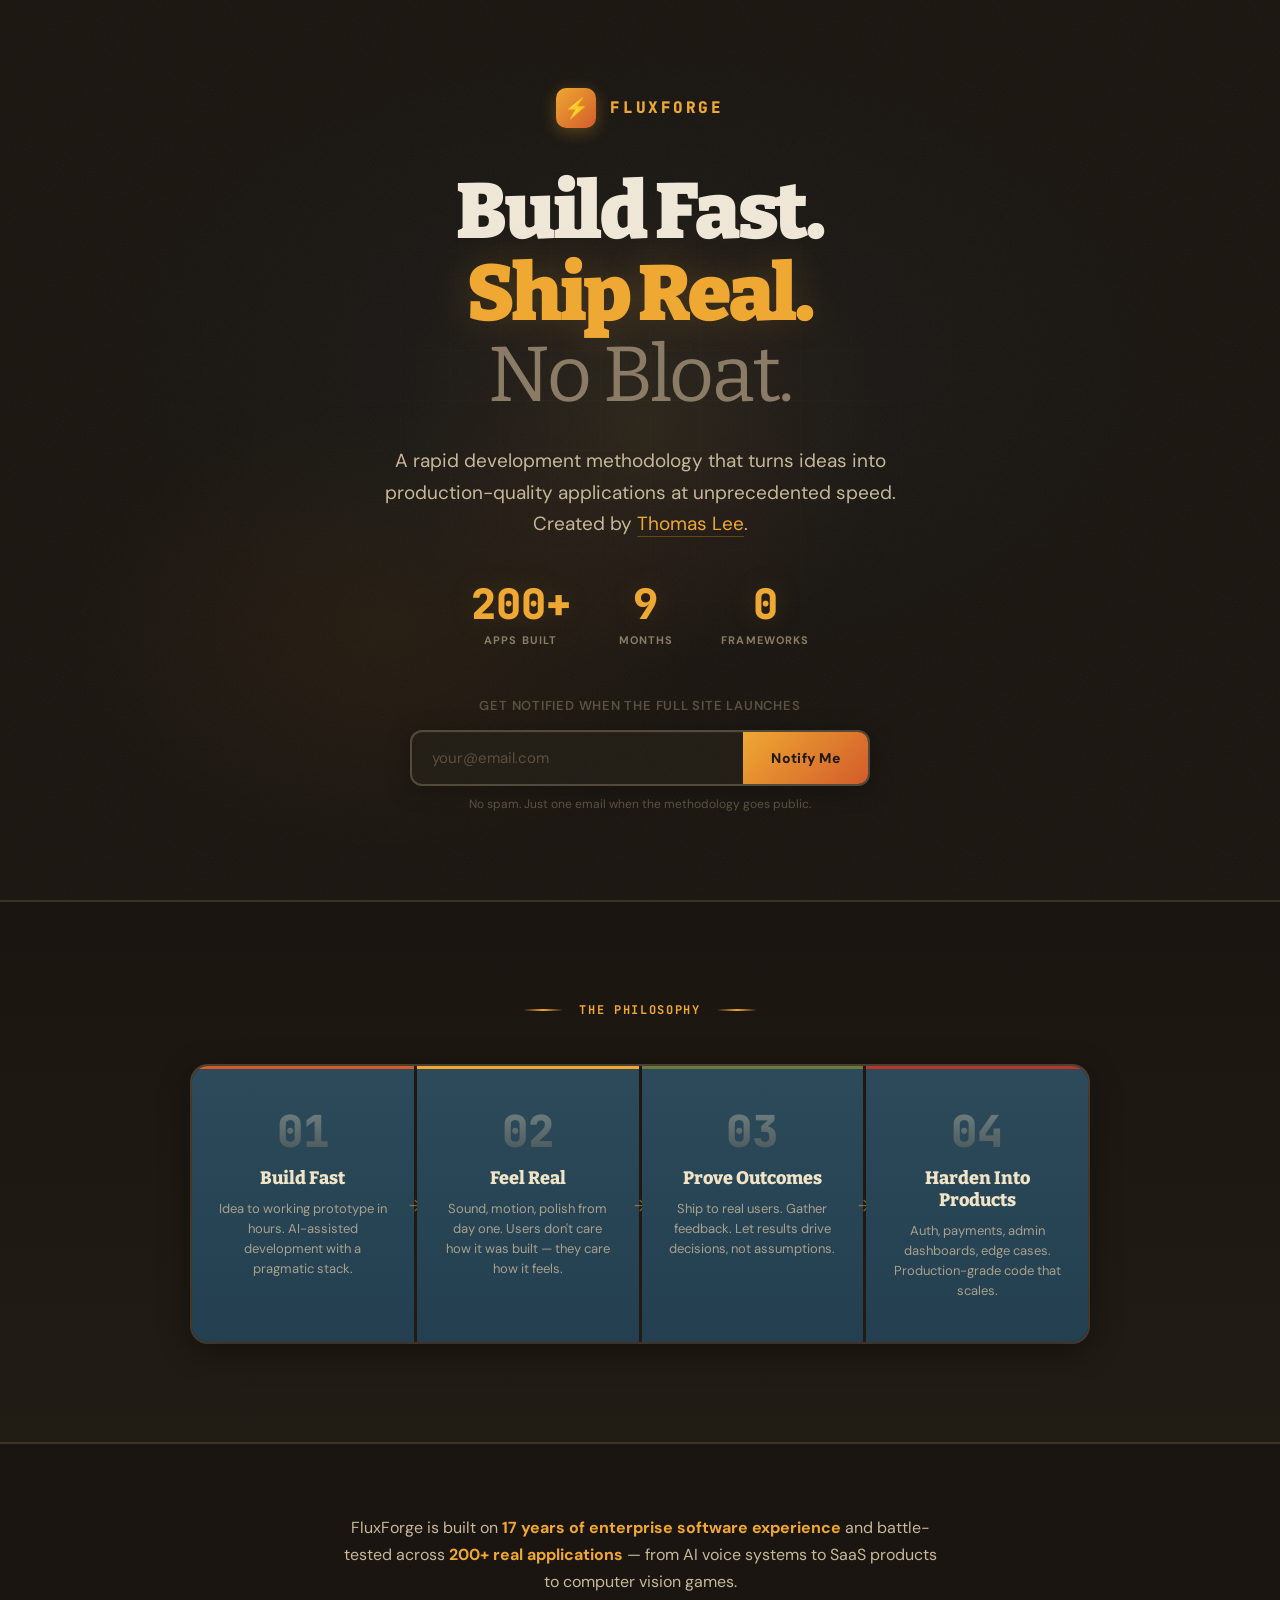
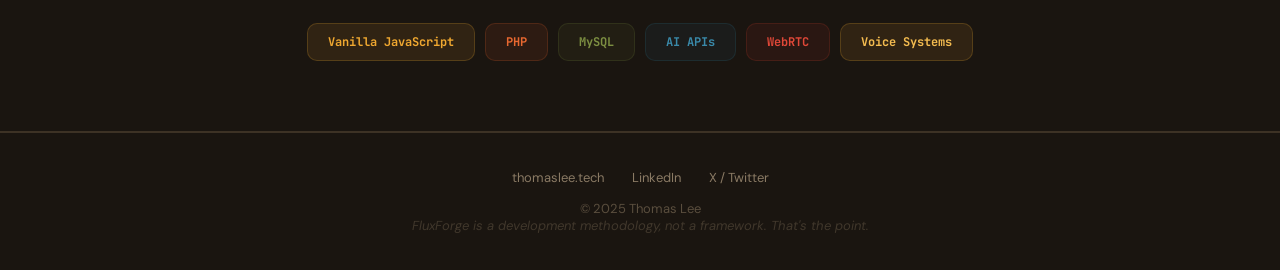
<file: fluxforge-index.html>
<!DOCTYPE html>
<html lang="en">
<head>
<meta charset="UTF-8">
<meta name="viewport" content="width=device-width, initial-scale=1.0">
<title>FluxForge — Rapid Development Methodology</title>
<meta name="description" content="Build fast, feel real, prove outcomes, harden into products. 200+ apps in 9 months. A rapid development methodology by Thomas Lee.">
<meta property="og:title" content="FluxForge — Rapid Development Methodology">
<meta property="og:description" content="200+ apps in 9 months. Build fast. Ship real. No framework bloat.">
<link rel="preconnect" href="https://fonts.googleapis.com">
<link href="https://fonts.googleapis.com/css2?family=Bitter:wght@400;500;600;700;800;900&family=JetBrains+Mono:wght@400;500;600;700;800&family=DM+Sans:opsz,wght@9..40,300;9..40,400;9..40,500;9..40,600;9..40,700&display=swap" rel="stylesheet">
<style>
  *, *::before, *::after { box-sizing: border-box; margin: 0; padding: 0; }
  :root {
    --bg: #1a1510; --bg2: #211c14; --bg3: #2a2318; --bg4: #342c1f;
    --surface: #2c4a5a; --surface2: #336078; --surface3: #3a7090;
    --border: #3d3225; --border2: #544638; --border3: #6a5a48;
    --text: #f0e8d8; --text2: #c8b89a; --text3: #8a7a64; --text4: #5a4e3e;
    --amber: #f0a830; --amber2: #f4bc50; --amber-glow: rgba(240,168,48,0.1);
    --orange: #d45a28; --orange2: #e86830;
    --olive: #6a7a38; --olive2: #7d8f42;
    --teal: #2c6880; --teal2: #3a8aaa; --teal-glow: rgba(44,104,128,0.12);
    --red: #b83828;
    --cream: #f0e4c8;
    --bitter: 'Bitter', serif;
    --sans: 'DM Sans', sans-serif;
    --mono: 'JetBrains Mono', monospace;
  }
  html { scroll-behavior: smooth; }
  body {
    background: var(--bg); color: var(--text); font-family: var(--sans);
    -webkit-font-smoothing: antialiased; overflow-x: hidden;
  }
  ::selection { background: rgba(240,168,48,0.3); color: #fff; }
  a { color: var(--amber); text-decoration: none; }

  body::before {
    content: ''; position: fixed; inset: 0; z-index: 9999; pointer-events: none;
    background-image: url("data:image/svg+xml,%3Csvg viewBox='0 0 256 256' xmlns='http://www.w3.org/2000/svg'%3E%3Cfilter id='n'%3E%3CfeTurbulence type='fractalNoise' baseFrequency='0.75' numOctaves='4' stitchTiles='stitch'/%3E%3C/filter%3E%3Crect width='100%25' height='100%25' filter='url(%23n)' opacity='0.04'/%3E%3C/svg%3E");
    background-size: 256px;
  }

  .container { max-width: 960px; margin: 0 auto; padding: 0 32px; }
  @media (max-width: 640px) { .container { padding: 0 20px; } }

  .hero {
    min-height: 100vh; display: flex; align-items: center; justify-content: center;
    text-align: center; position: relative; padding: 80px 0;
  }
  .hero::after {
    content: ''; position: absolute; inset: 0;
    background: radial-gradient(ellipse 70% 60% at 50% 40%, rgba(44,104,128,0.08) 0%, transparent 60%),
                radial-gradient(ellipse 50% 50% at 30% 70%, rgba(240,168,48,0.05) 0%, transparent 50%);
  }
  .hero-grid {
    position: absolute; inset: 0;
    background-image:
      linear-gradient(rgba(240,168,48,0.025) 1px, transparent 1px),
      linear-gradient(90deg, rgba(240,168,48,0.025) 1px, transparent 1px);
    background-size: 50px 50px;
    mask-image: radial-gradient(ellipse 55% 55% at 50% 45%, black 10%, transparent 70%);
    animation: gridPulse 8s ease-in-out infinite;
  }
  @keyframes gridPulse { 0%, 100% { opacity: 0.5; } 50% { opacity: 1; } }
  .hero-glow {
    position: absolute; width: 500px; height: 500px; border-radius: 50%;
    background: radial-gradient(circle, rgba(240,168,48,0.08) 0%, rgba(212,90,40,0.04) 40%, transparent 70%);
    top: 50%; left: 50%; transform: translate(-50%, -55%);
    animation: forgeGlow 5s ease-in-out infinite;
  }
  @keyframes forgeGlow {
    0%, 100% { opacity: 0.6; transform: translate(-50%, -55%) scale(1); }
    50% { opacity: 1; transform: translate(-50%, -55%) scale(1.08); }
  }
  .hero-content { position: relative; z-index: 2; }

  .logo {
    display: inline-flex; align-items: center; gap: 14px; margin-bottom: 44px;
    opacity: 0; animation: fadeIn 0.6s ease 0.2s forwards;
  }
  .logo-icon {
    width: 40px; height: 40px; border-radius: 10px;
    background: linear-gradient(135deg, var(--amber) 0%, var(--orange) 100%);
    display: flex; align-items: center; justify-content: center;
    font-size: 20px; box-shadow: 0 4px 16px rgba(240,168,48,0.3);
  }
  .logo-text {
    font-family: var(--mono); font-size: 16px; font-weight: 800; color: var(--amber);
    letter-spacing: 0.16em; text-transform: uppercase;
  }

  .hero-title {
    font-family: var(--bitter); font-size: clamp(44px, 7vw, 78px); font-weight: 900;
    line-height: 1.05; letter-spacing: -0.03em; margin-bottom: 28px;
    opacity: 0; animation: fadeIn 0.7s ease 0.4s forwards;
  }
  .hero-title .accent { color: var(--amber); text-shadow: 0 0 40px rgba(240,168,48,0.2); }
  .hero-title .thin { font-weight: 400; color: var(--text3); }

  .hero-sub {
    font-size: 19px; color: var(--text2); line-height: 1.65; max-width: 530px;
    margin: 0 auto 44px;
    opacity: 0; animation: fadeIn 0.7s ease 0.6s forwards;
  }
  .hero-sub a { border-bottom: 1px solid rgba(240,168,48,0.3); transition: border-color 0.2s; }
  .hero-sub a:hover { border-color: var(--amber); }

  .hero-stats {
    display: flex; justify-content: center; gap: 48px; margin-bottom: 50px;
    opacity: 0; animation: fadeIn 0.7s ease 0.8s forwards;
  }
  .stat { text-align: center; }
  .stat-num {
    font-family: var(--mono); font-size: 42px; font-weight: 800; color: var(--amber);
    line-height: 1; text-shadow: 0 0 30px rgba(240,168,48,0.15);
  }
  .stat-label {
    font-size: 11px; font-weight: 700; color: var(--text3); text-transform: uppercase;
    letter-spacing: 0.1em; margin-top: 8px;
  }
  @media (max-width: 500px) { .hero-stats { gap: 28px; } .stat-num { font-size: 32px; } }

  .hero-cta { opacity: 0; animation: fadeIn 0.7s ease 1s forwards; }
  .cta-label {
    font-size: 13px; color: var(--text4); font-weight: 600; margin-bottom: 16px;
    text-transform: uppercase; letter-spacing: 0.06em;
  }
  .email-row {
    display: flex; gap: 0; max-width: 460px; margin: 0 auto;
    border-radius: 12px; overflow: hidden;
    border: 2px solid var(--border2); background: var(--bg2);
    box-shadow: 0 4px 24px rgba(0,0,0,0.3), inset 0 1px 0 rgba(255,255,255,0.03);
    transition: border-color 0.3s;
  }
  .email-row:focus-within { border-color: var(--amber); }
  .email-input {
    flex: 1; padding: 16px 20px; background: transparent; border: none;
    color: var(--text); font-size: 15px; font-family: var(--sans); outline: none;
  }
  .email-input::placeholder { color: var(--text4); }
  .email-btn {
    padding: 16px 28px;
    background: linear-gradient(135deg, var(--amber) 0%, var(--orange) 100%);
    color: #1a1510; border: none; font-size: 14px; font-weight: 800;
    font-family: var(--sans); cursor: pointer; transition: all 0.2s;
    letter-spacing: 0.02em; white-space: nowrap;
  }
  .email-btn:hover { filter: brightness(1.1); }
  .email-note { font-size: 12px; color: var(--text4); margin-top: 10px; }
  .email-success {
    display: none; padding: 16px 24px; background: var(--amber-glow);
    border: 2px solid rgba(240,168,48,0.25); border-radius: 12px;
    font-size: 15px; font-weight: 600; color: var(--amber);
    max-width: 460px; margin: 0 auto;
  }
  .email-success.show { display: block; }
  .email-row.hidden { display: none; }

  .philosophy {
    padding: 100px 0; border-top: 2px solid var(--border);
    background: linear-gradient(180deg, var(--bg) 0%, var(--bg2) 100%);
  }
  .phil-label {
    font-family: var(--mono); font-size: 12px; font-weight: 700; color: var(--amber);
    text-transform: uppercase; letter-spacing: 0.14em; text-align: center; margin-bottom: 48px;
    display: flex; align-items: center; justify-content: center; gap: 16px;
  }
  .phil-label::before, .phil-label::after {
    content: ''; width: 40px; height: 2px;
    background: linear-gradient(90deg, transparent, var(--amber), transparent);
  }
  .phil-grid {
    display: grid; grid-template-columns: repeat(4, 1fr); gap: 3px;
    border-radius: 16px; overflow: hidden;
    box-shadow: 0 8px 32px rgba(0,0,0,0.4), 0 0 0 2px var(--border2);
  }
  .phil-card {
    background: linear-gradient(180deg, var(--surface) 0%, #244050 100%);
    padding: 40px 24px; text-align: center; position: relative;
    transition: all 0.3s; border-top: 3px solid transparent;
  }
  .phil-card:nth-child(1) { border-top-color: var(--orange); }
  .phil-card:nth-child(2) { border-top-color: var(--amber); }
  .phil-card:nth-child(3) { border-top-color: var(--olive); }
  .phil-card:nth-child(4) { border-top-color: var(--red); }
  .phil-card:hover { filter: brightness(1.1); }
  .phil-num {
    font-family: var(--mono); font-size: 44px; font-weight: 800; line-height: 1;
    margin-bottom: 14px; opacity: 0.35;
    background: linear-gradient(180deg, var(--cream) 0%, var(--text3) 100%);
    -webkit-background-clip: text; -webkit-text-fill-color: transparent; background-clip: text;
  }
  .phil-title {
    font-family: var(--bitter); font-size: 18px; font-weight: 800;
    margin-bottom: 10px; color: var(--cream);
  }
  .phil-desc { font-size: 13px; color: var(--text2); line-height: 1.55; opacity: 0.8; }
  .phil-card:not(:last-child)::after {
    content: '→'; position: absolute; right: -11px; top: 50%; transform: translateY(-50%);
    font-size: 16px; color: var(--amber); z-index: 2; opacity: 0.5; width: 20px; text-align: center;
  }
  @media (max-width: 700px) {
    .phil-grid { grid-template-columns: 1fr 1fr; }
    .phil-card:nth-child(2)::after { display: none; }
  }
  @media (max-width: 440px) {
    .phil-grid { grid-template-columns: 1fr; }
    .phil-card::after { display: none !important; }
  }

  .proof {
    padding: 70px 0; border-top: 2px solid var(--border); text-align: center;
  }
  .proof-text {
    font-size: 16px; color: var(--text2); line-height: 1.7; max-width: 600px; margin: 0 auto 28px;
  }
  .proof-text strong { color: var(--amber); }
  .proof-stack { display: flex; justify-content: center; gap: 10px; flex-wrap: wrap; }
  .proof-pill {
    padding: 10px 20px; border-radius: 10px; font-family: var(--mono);
    font-size: 12px; font-weight: 700; transition: all 0.25s; cursor: default;
  }
  .proof-pill:nth-child(1) { background: rgba(240,168,48,0.1); border: 1px solid rgba(240,168,48,0.2); color: var(--amber); }
  .proof-pill:nth-child(2) { background: rgba(212,90,40,0.1); border: 1px solid rgba(212,90,40,0.2); color: var(--orange2); }
  .proof-pill:nth-child(3) { background: rgba(106,122,56,0.1); border: 1px solid rgba(106,122,56,0.2); color: var(--olive2); }
  .proof-pill:nth-child(4) { background: rgba(44,104,128,0.1); border: 1px solid rgba(44,104,128,0.2); color: var(--teal2); }
  .proof-pill:nth-child(5) { background: rgba(184,56,40,0.1); border: 1px solid rgba(184,56,40,0.2); color: #e04838; }
  .proof-pill:nth-child(6) { background: rgba(240,168,48,0.1); border: 1px solid rgba(240,168,48,0.2); color: var(--amber2); }
  .proof-pill:hover { transform: translateY(-2px); filter: brightness(1.2); }

  footer {
    padding: 36px 0; border-top: 2px solid var(--border);
    text-align: center; font-size: 13px; color: var(--text4);
  }
  footer a { color: var(--text3); transition: color 0.2s; }
  footer a:hover { color: var(--amber); }
  .footer-links { display: flex; justify-content: center; gap: 28px; margin-bottom: 14px; }
  .footer-tagline { font-style: italic; opacity: 0.6; }

  @keyframes fadeIn {
    from { opacity: 0; transform: translateY(14px); }
    to { opacity: 1; transform: translateY(0); }
  }
  .reveal {
    opacity: 0; transform: translateY(16px);
    transition: opacity 0.5s ease, transform 0.5s ease;
  }
  .reveal.visible { opacity: 1; transform: translateY(0); }
</style>
</head>
<body>

<section class="hero">
  <div class="hero-grid"></div>
  <div class="hero-glow"></div>
  <div class="hero-content">
    <div class="logo">
      <div class="logo-icon">⚡</div>
      <div class="logo-text">FluxForge</div>
    </div>
    <h1 class="hero-title">
      Build Fast.<br>
      <span class="accent">Ship Real.</span><br>
      <span class="thin">No Bloat.</span>
    </h1>
    <p class="hero-sub">
      A rapid development methodology that turns ideas into production-quality applications at unprecedented speed. Created by <a href="https://thomaslee.tech" target="_blank">Thomas Lee</a>.
    </p>
    <div class="hero-stats">
      <div class="stat"><div class="stat-num">200+</div><div class="stat-label">Apps Built</div></div>
      <div class="stat"><div class="stat-num">9</div><div class="stat-label">Months</div></div>
      <div class="stat"><div class="stat-num">0</div><div class="stat-label">Frameworks</div></div>
    </div>
    <div class="hero-cta">
      <div class="cta-label">Get notified when the full site launches</div>
      <div class="email-row" id="emailRow">
        <input type="email" class="email-input" id="emailInput" placeholder="your@email.com">
        <button class="email-btn" id="emailBtn" onclick="handleSignup()">Notify Me</button>
      </div>
      <div class="email-success" id="emailSuccess">⚡ You're in. We'll let you know when FluxForge goes live.</div>
      <div class="email-note" id="emailNote">No spam. Just one email when the methodology goes public.</div>
    </div>
  </div>
</section>

<div class="philosophy">
  <div class="container">
    <div class="phil-label reveal">The Philosophy</div>
    <div class="phil-grid">
      <div class="phil-card reveal">
        <div class="phil-num">01</div>
        <div class="phil-title">Build Fast</div>
        <div class="phil-desc">Idea to working prototype in hours. AI-assisted development with a pragmatic stack.</div>
      </div>
      <div class="phil-card reveal">
        <div class="phil-num">02</div>
        <div class="phil-title">Feel Real</div>
        <div class="phil-desc">Sound, motion, polish from day one. Users don't care how it was built — they care how it feels.</div>
      </div>
      <div class="phil-card reveal">
        <div class="phil-num">03</div>
        <div class="phil-title">Prove Outcomes</div>
        <div class="phil-desc">Ship to real users. Gather feedback. Let results drive decisions, not assumptions.</div>
      </div>
      <div class="phil-card reveal">
        <div class="phil-num">04</div>
        <div class="phil-title">Harden Into Products</div>
        <div class="phil-desc">Auth, payments, admin dashboards, edge cases. Production-grade code that scales.</div>
      </div>
    </div>
  </div>
</div>

<div class="proof">
  <div class="container">
    <p class="proof-text reveal">
      FluxForge is built on <strong>17 years of enterprise software experience</strong> and battle-tested across <strong>200+ real applications</strong> — from AI voice systems to SaaS products to computer vision games.
    </p>
    <div class="proof-stack reveal">
      <span class="proof-pill">Vanilla JavaScript</span>
      <span class="proof-pill">PHP</span>
      <span class="proof-pill">MySQL</span>
      <span class="proof-pill">AI APIs</span>
      <span class="proof-pill">WebRTC</span>
      <span class="proof-pill">Voice Systems</span>
    </div>
  </div>
</div>

<footer>
  <div class="container">
    <div class="footer-links">
      <a href="https://thomaslee.tech" target="_blank">thomaslee.tech</a>
      <a href="https://linkedin.com/in/thomas-lee-dev" target="_blank">LinkedIn</a>
      <a href="https://twitter.com/TommyLeeDev" target="_blank">X / Twitter</a>
    </div>
    <div>© 2025 Thomas Lee</div>
    <div class="footer-tagline">FluxForge is a development methodology, not a framework. That's the point.</div>
  </div>
</footer>

<script>
const reveals = document.querySelectorAll('.reveal');
const observer = new IntersectionObserver((entries) => {
  entries.forEach((e, i) => {
    if (e.isIntersecting) {
      setTimeout(() => e.target.classList.add('visible'), i * 100);
      observer.unobserve(e.target);
    }
  });
}, { threshold: 0.15 });
reveals.forEach(el => observer.observe(el));

function handleSignup() {
  const input = document.getElementById('emailInput');
  const email = input.value.trim();
  if (!email || !email.includes('@')) { input.focus(); return; }
  const signups = JSON.parse(localStorage.getItem('ff_signups') || '[]');
  signups.push({ email, date: new Date().toISOString() });
  localStorage.setItem('ff_signups', JSON.stringify(signups));
  document.getElementById('emailRow').classList.add('hidden');
  document.getElementById('emailSuccess').classList.add('show');
  document.getElementById('emailNote').style.display = 'none';
}
document.getElementById('emailInput').addEventListener('keydown', e => {
  if (e.key === 'Enter') handleSignup();
});
</script>

</body>
</html>
</file>
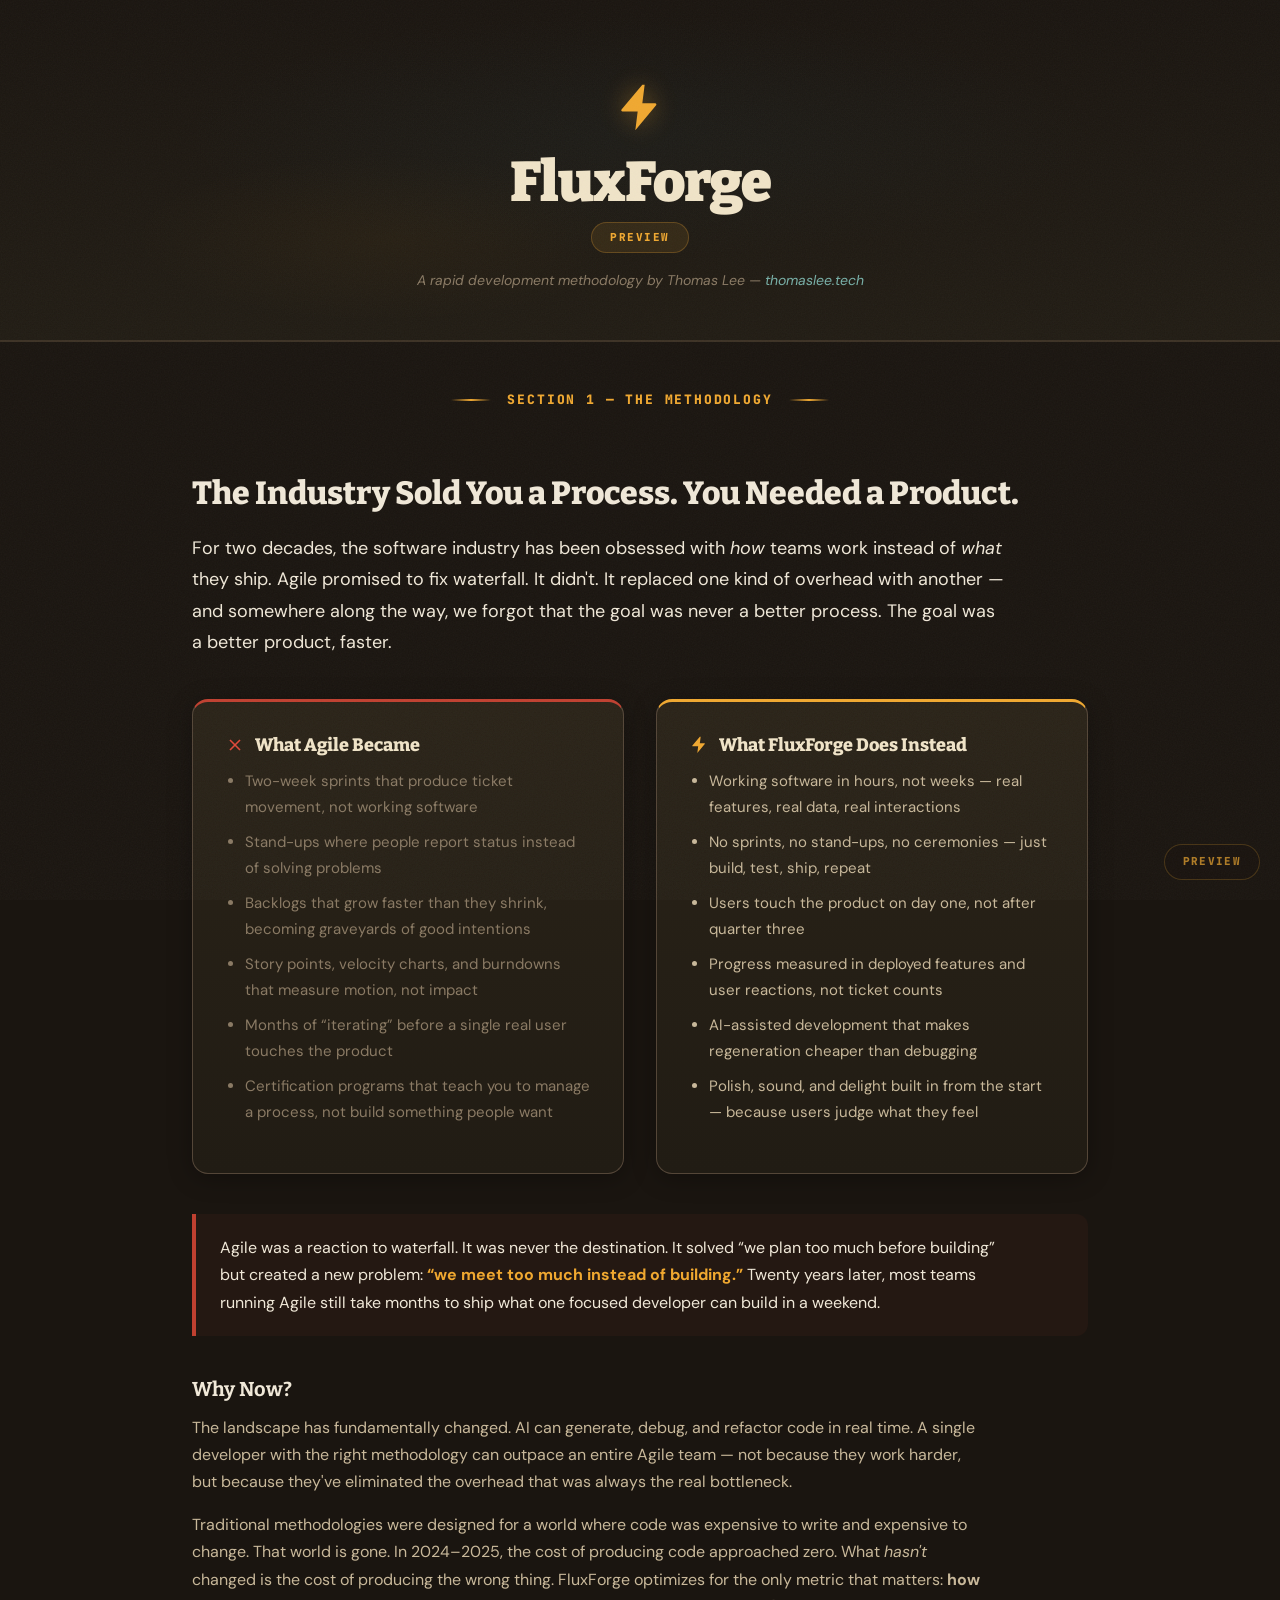
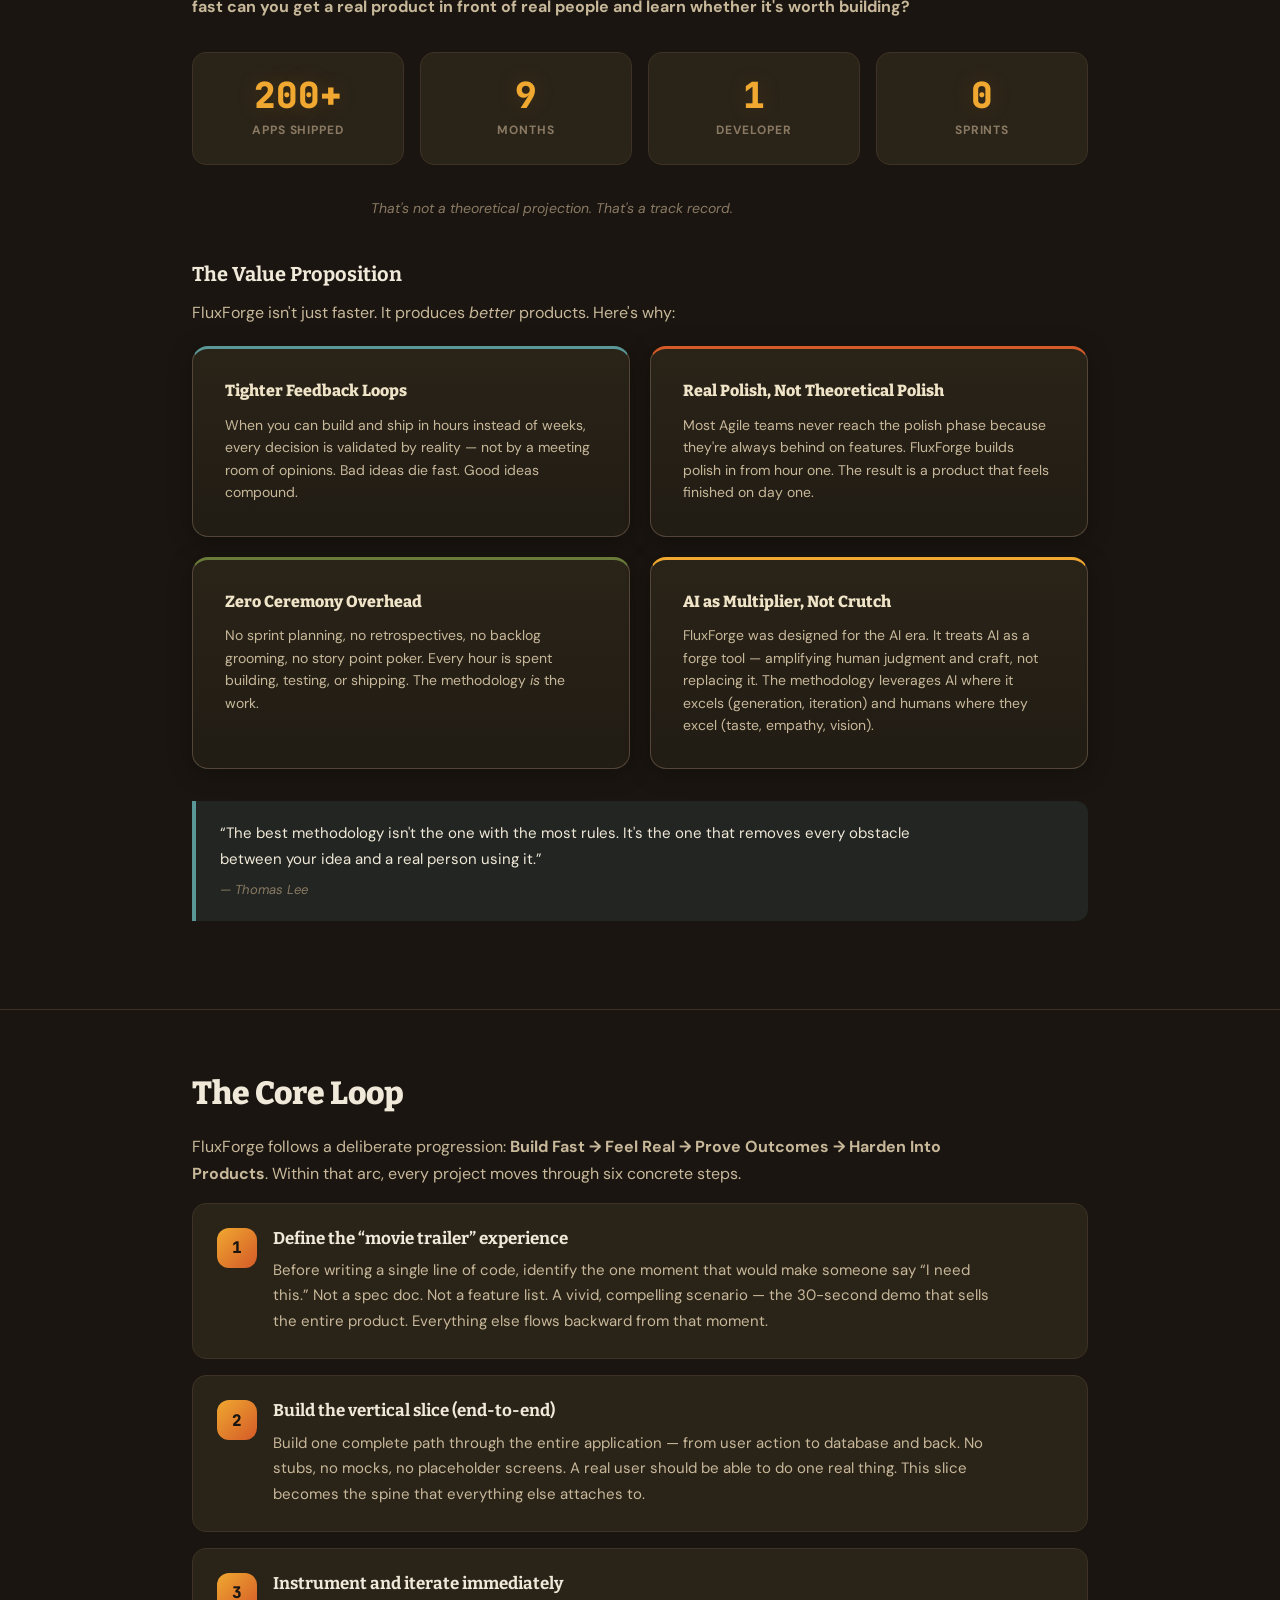
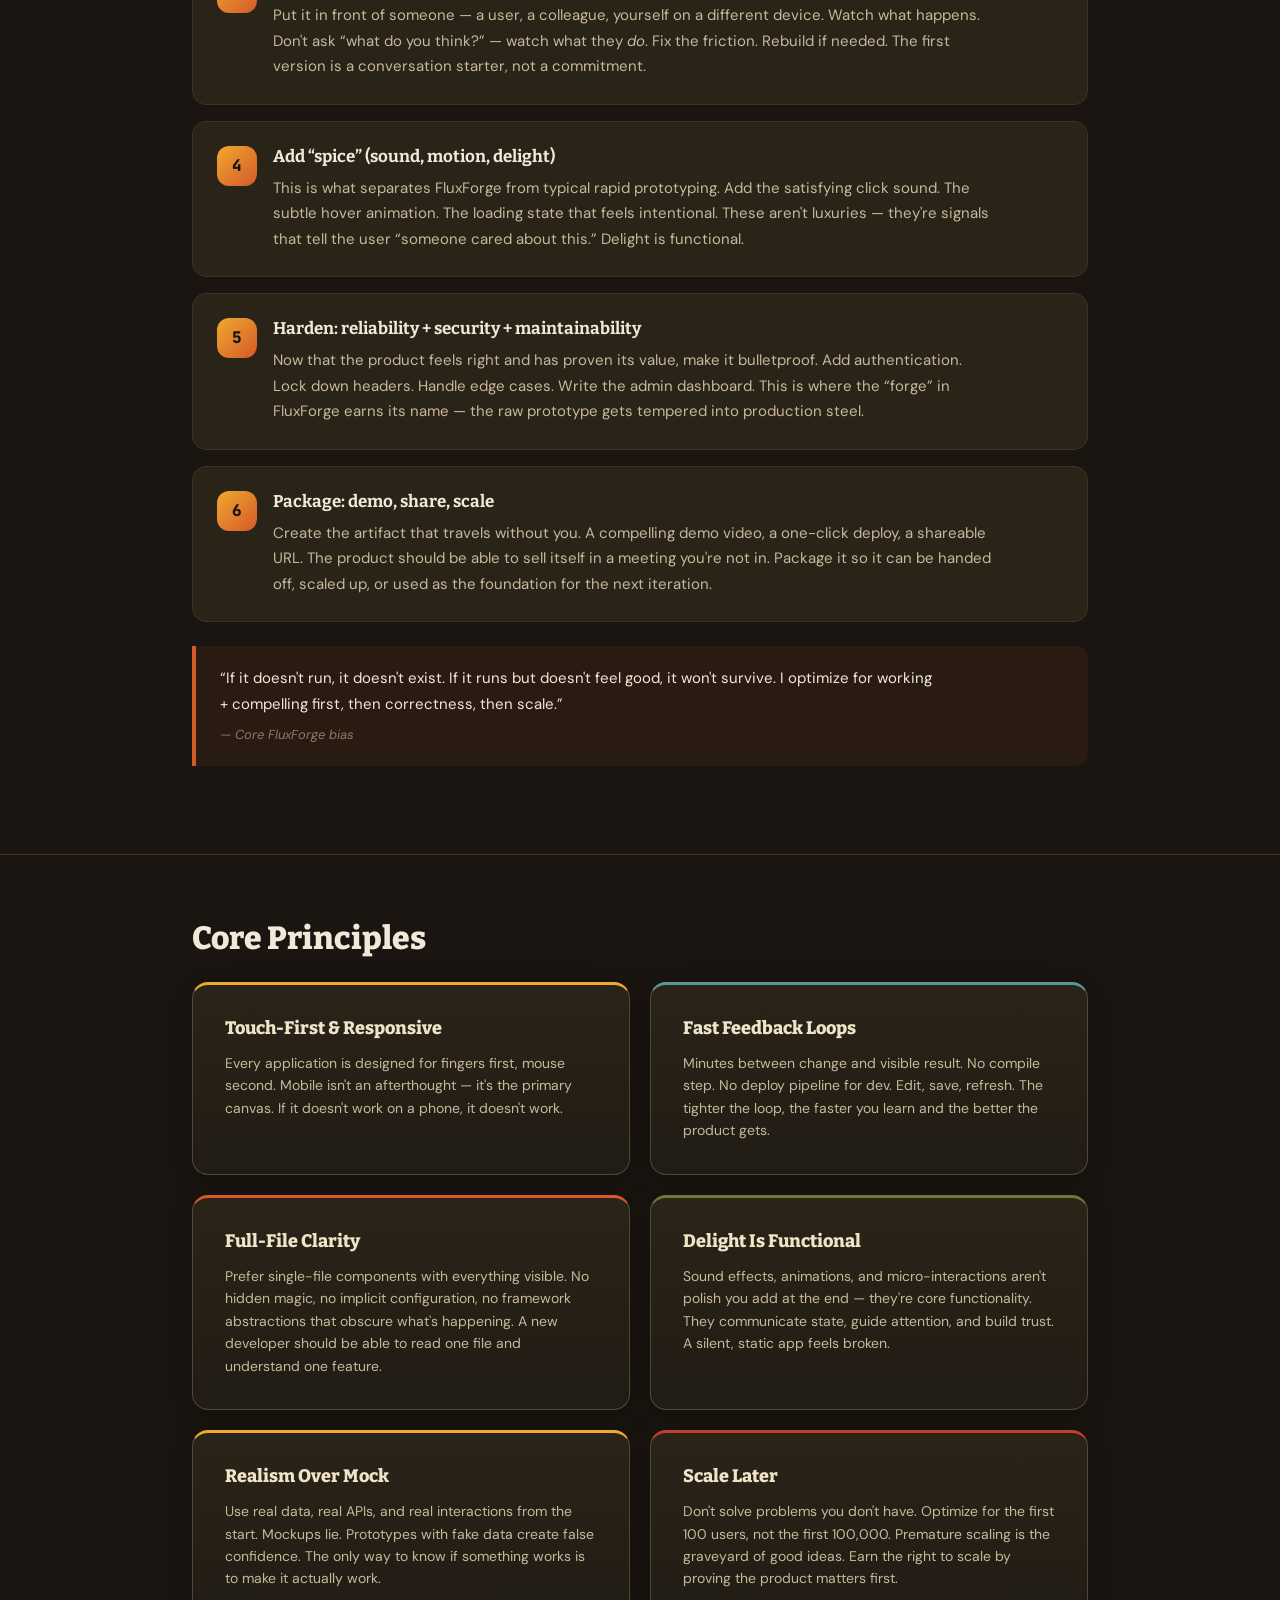
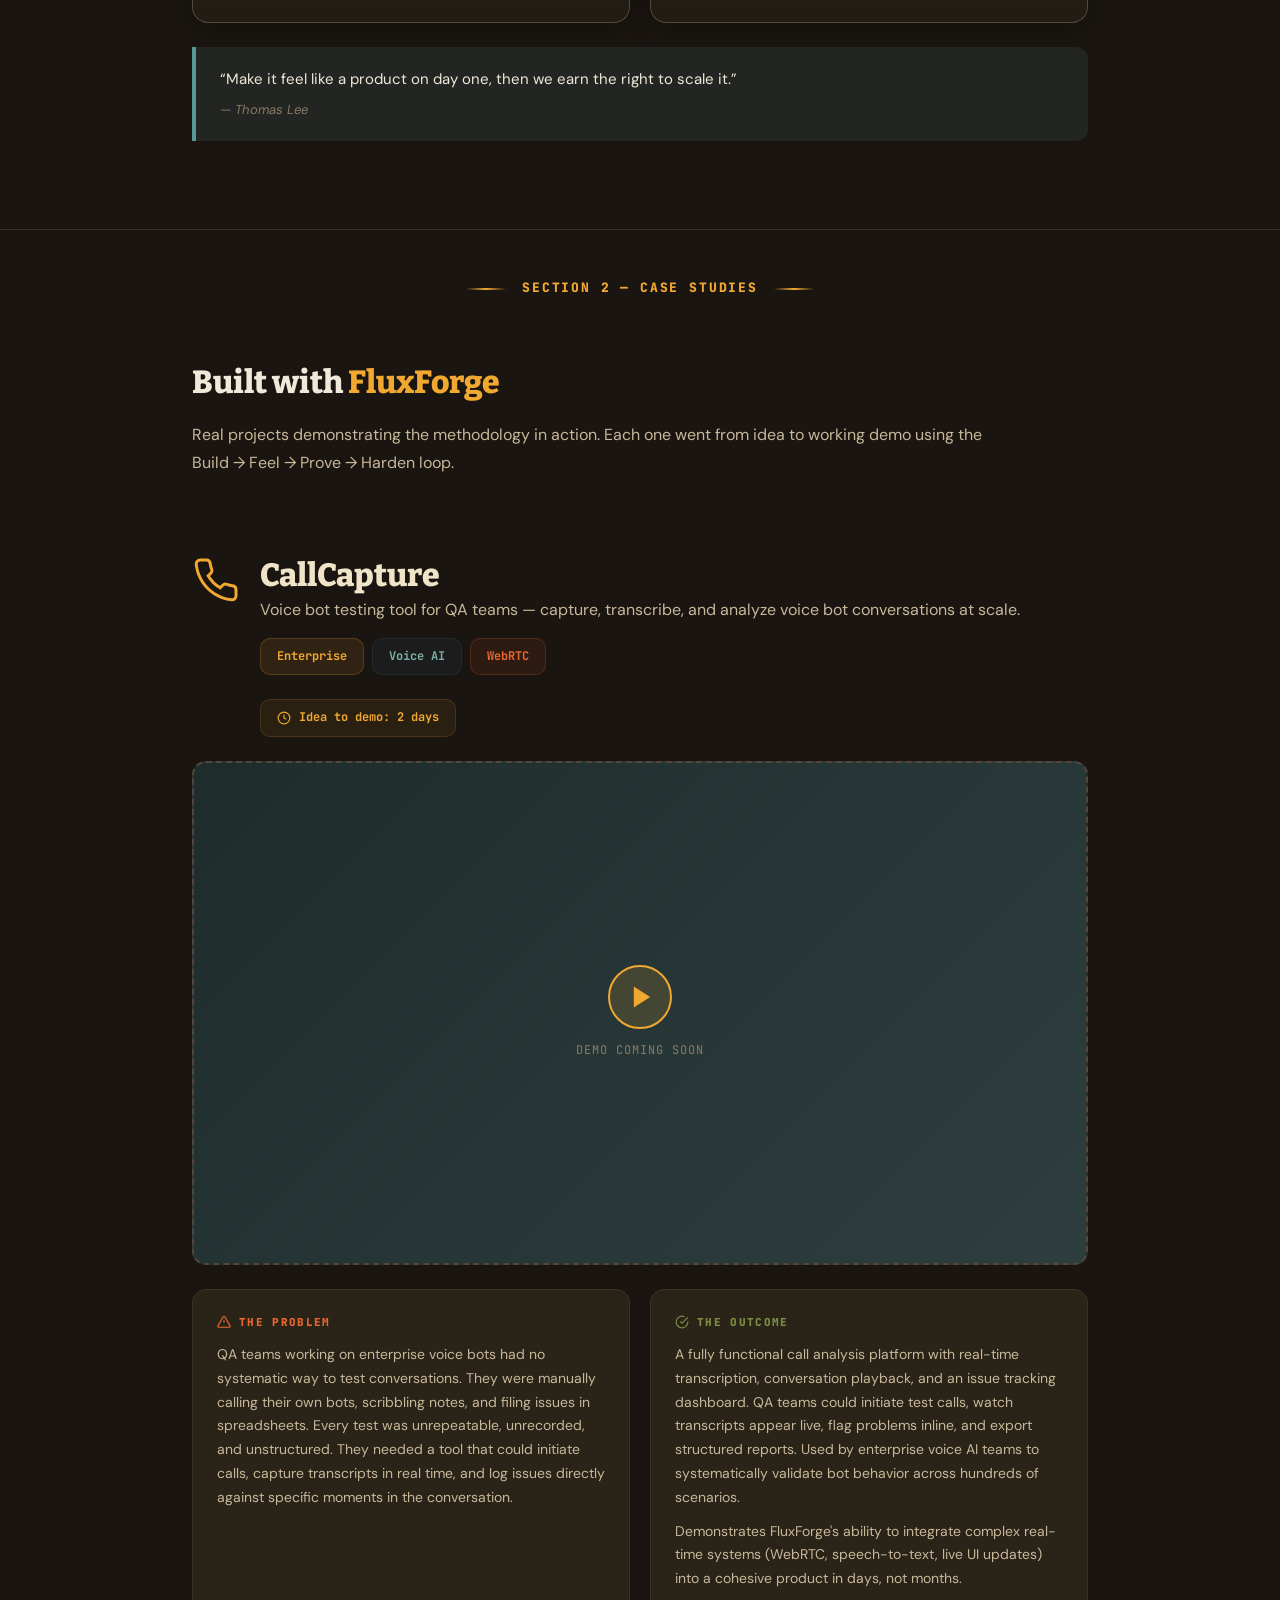
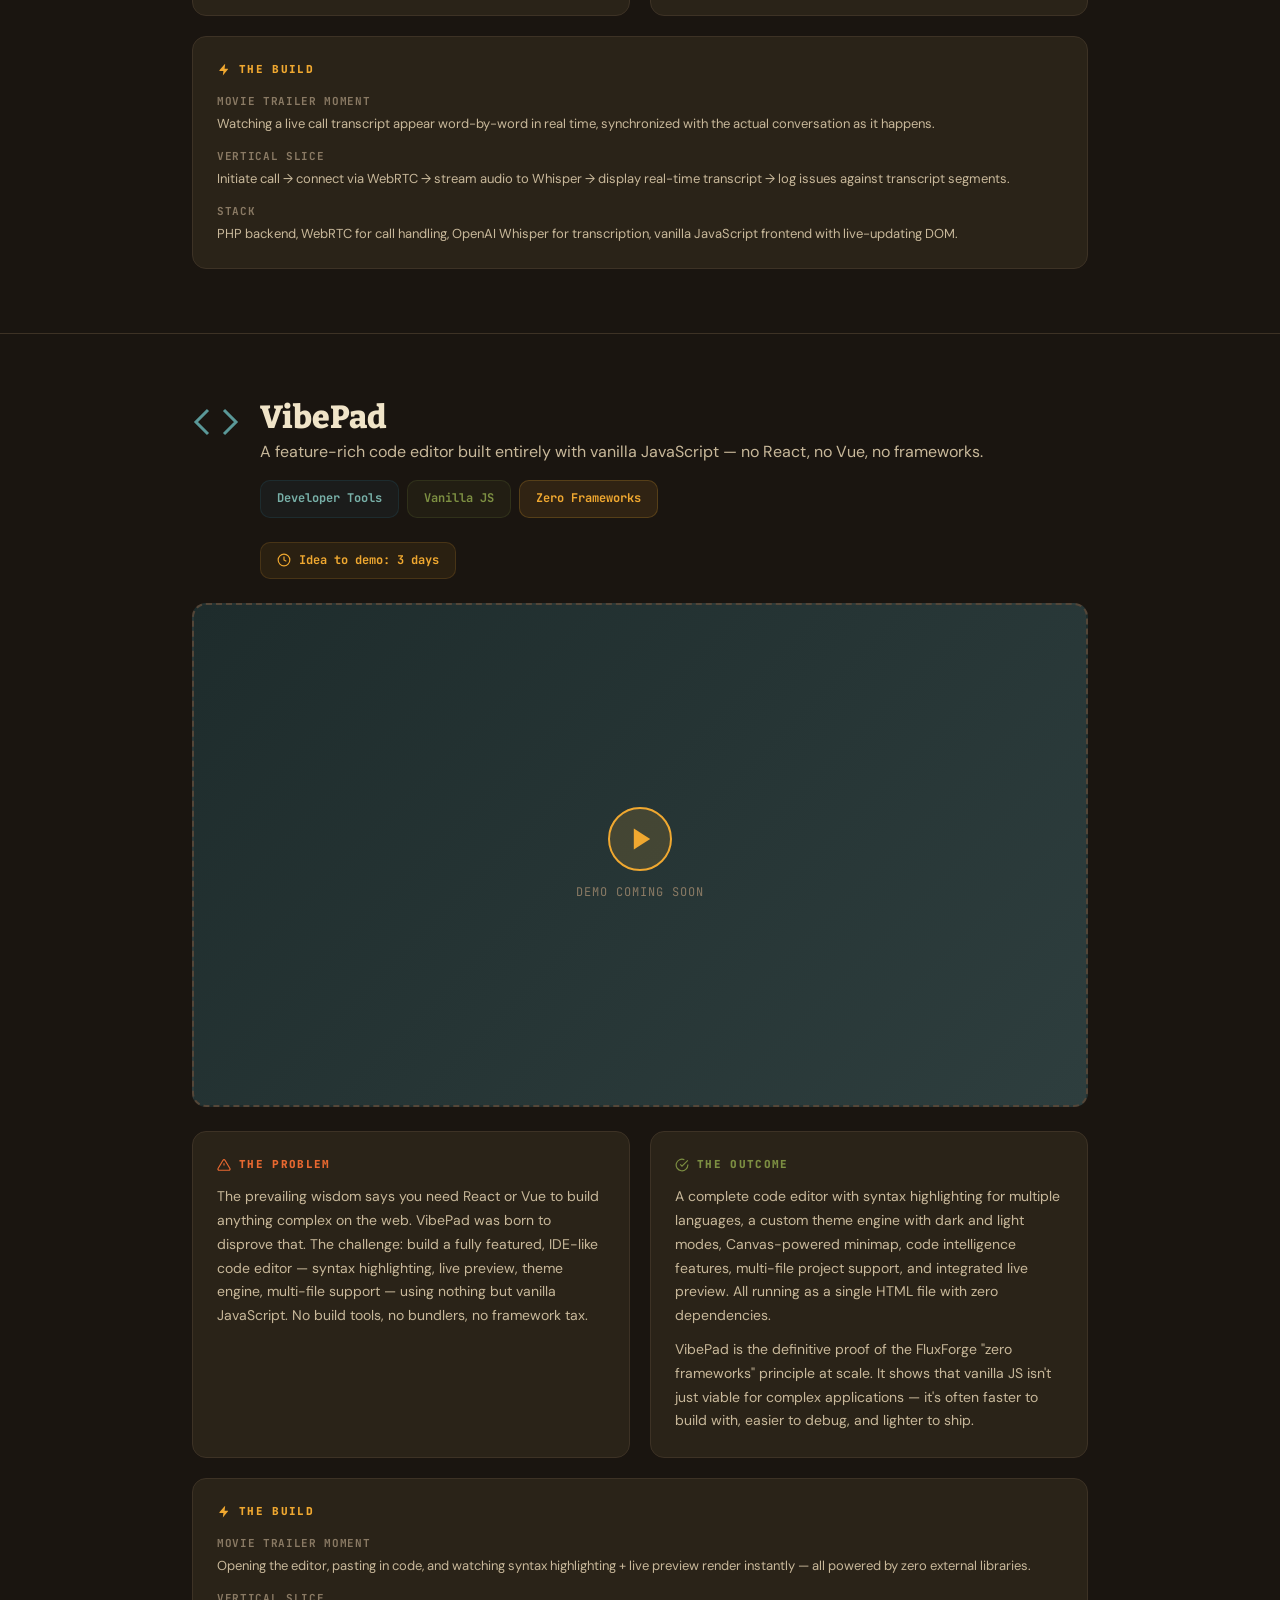
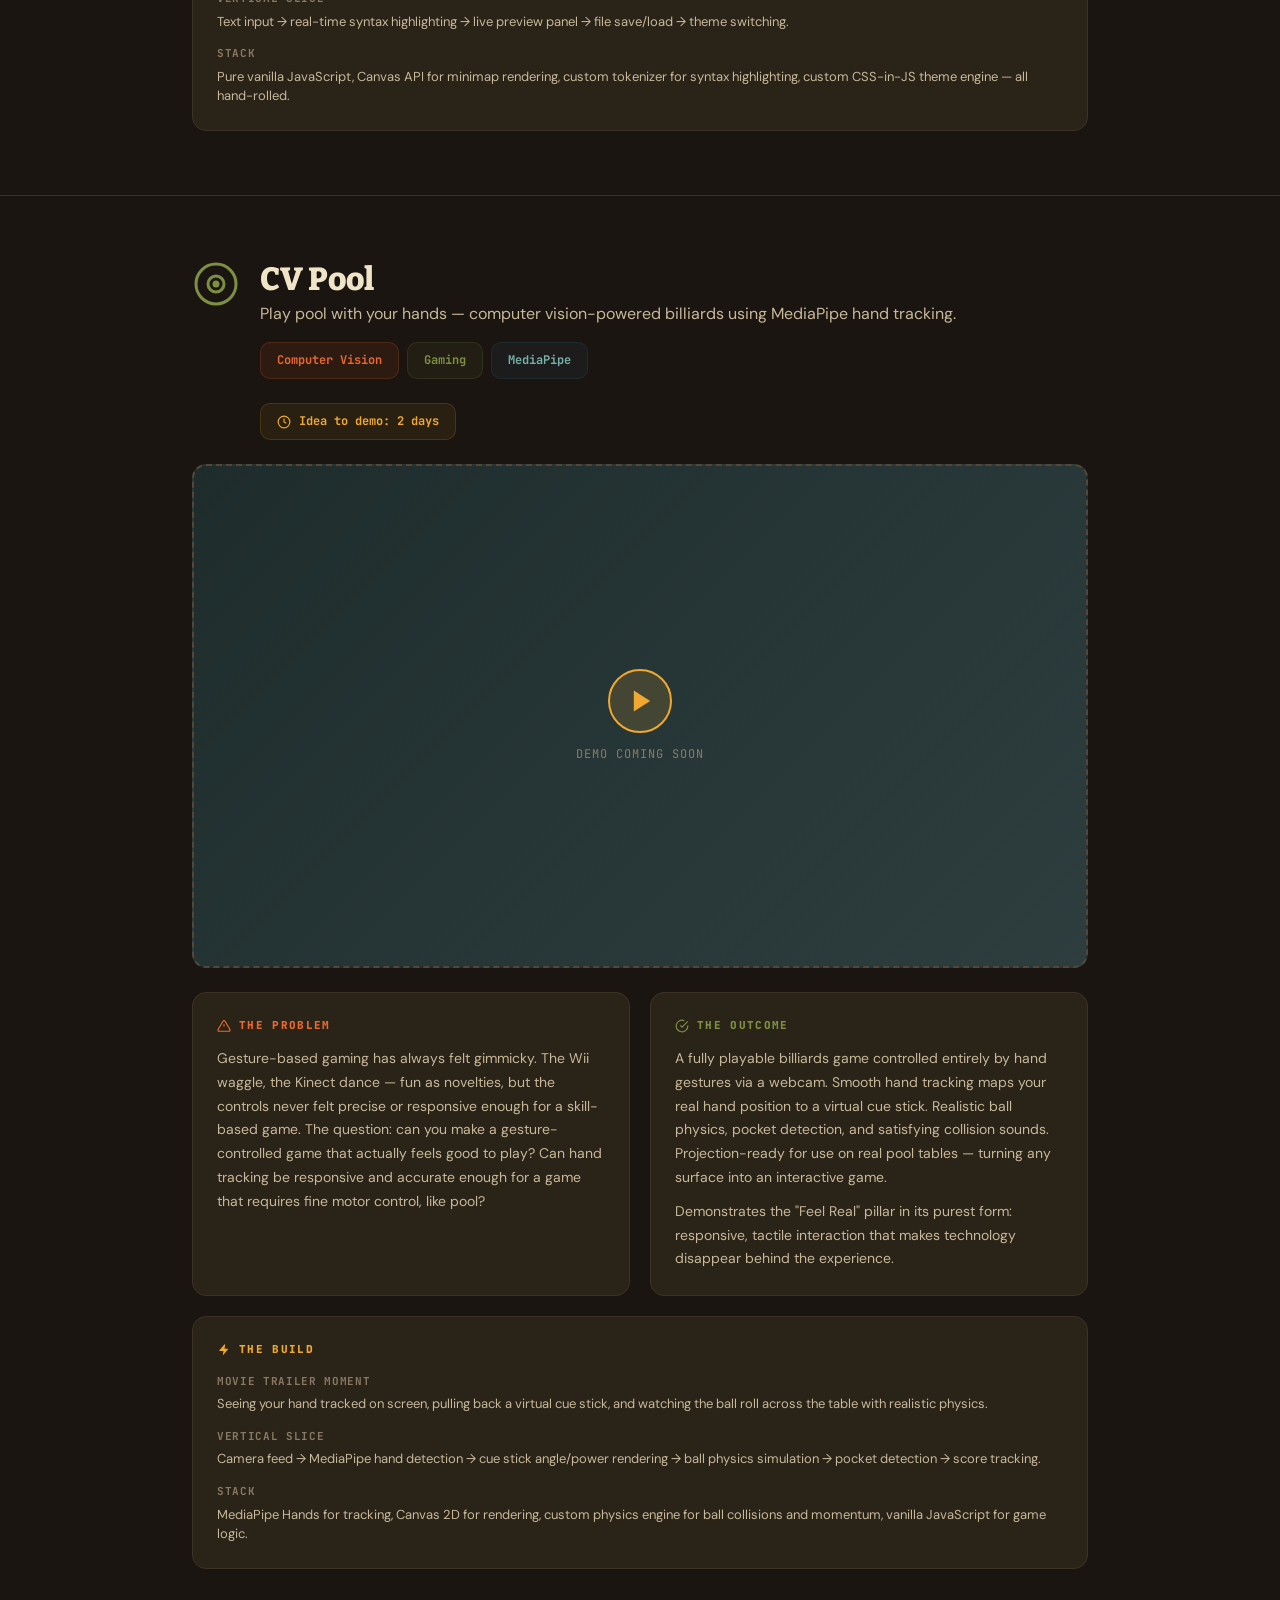
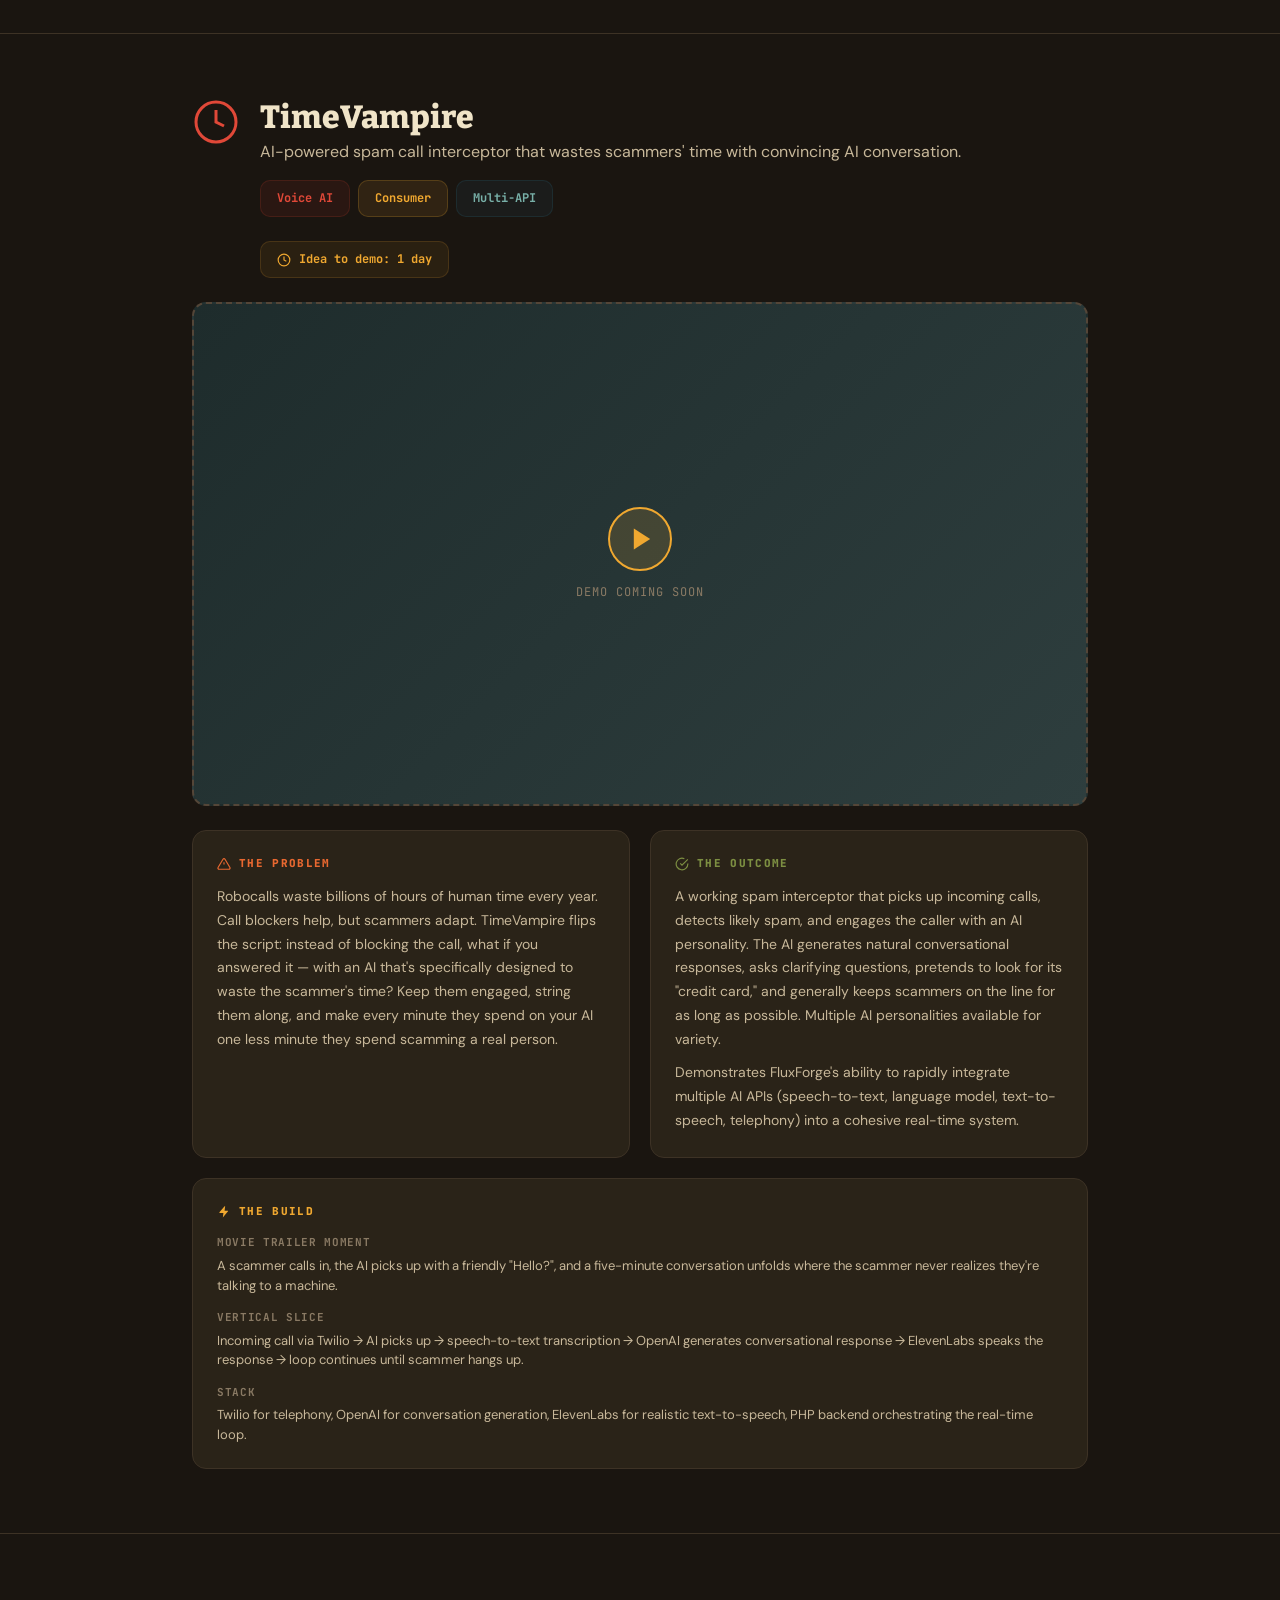
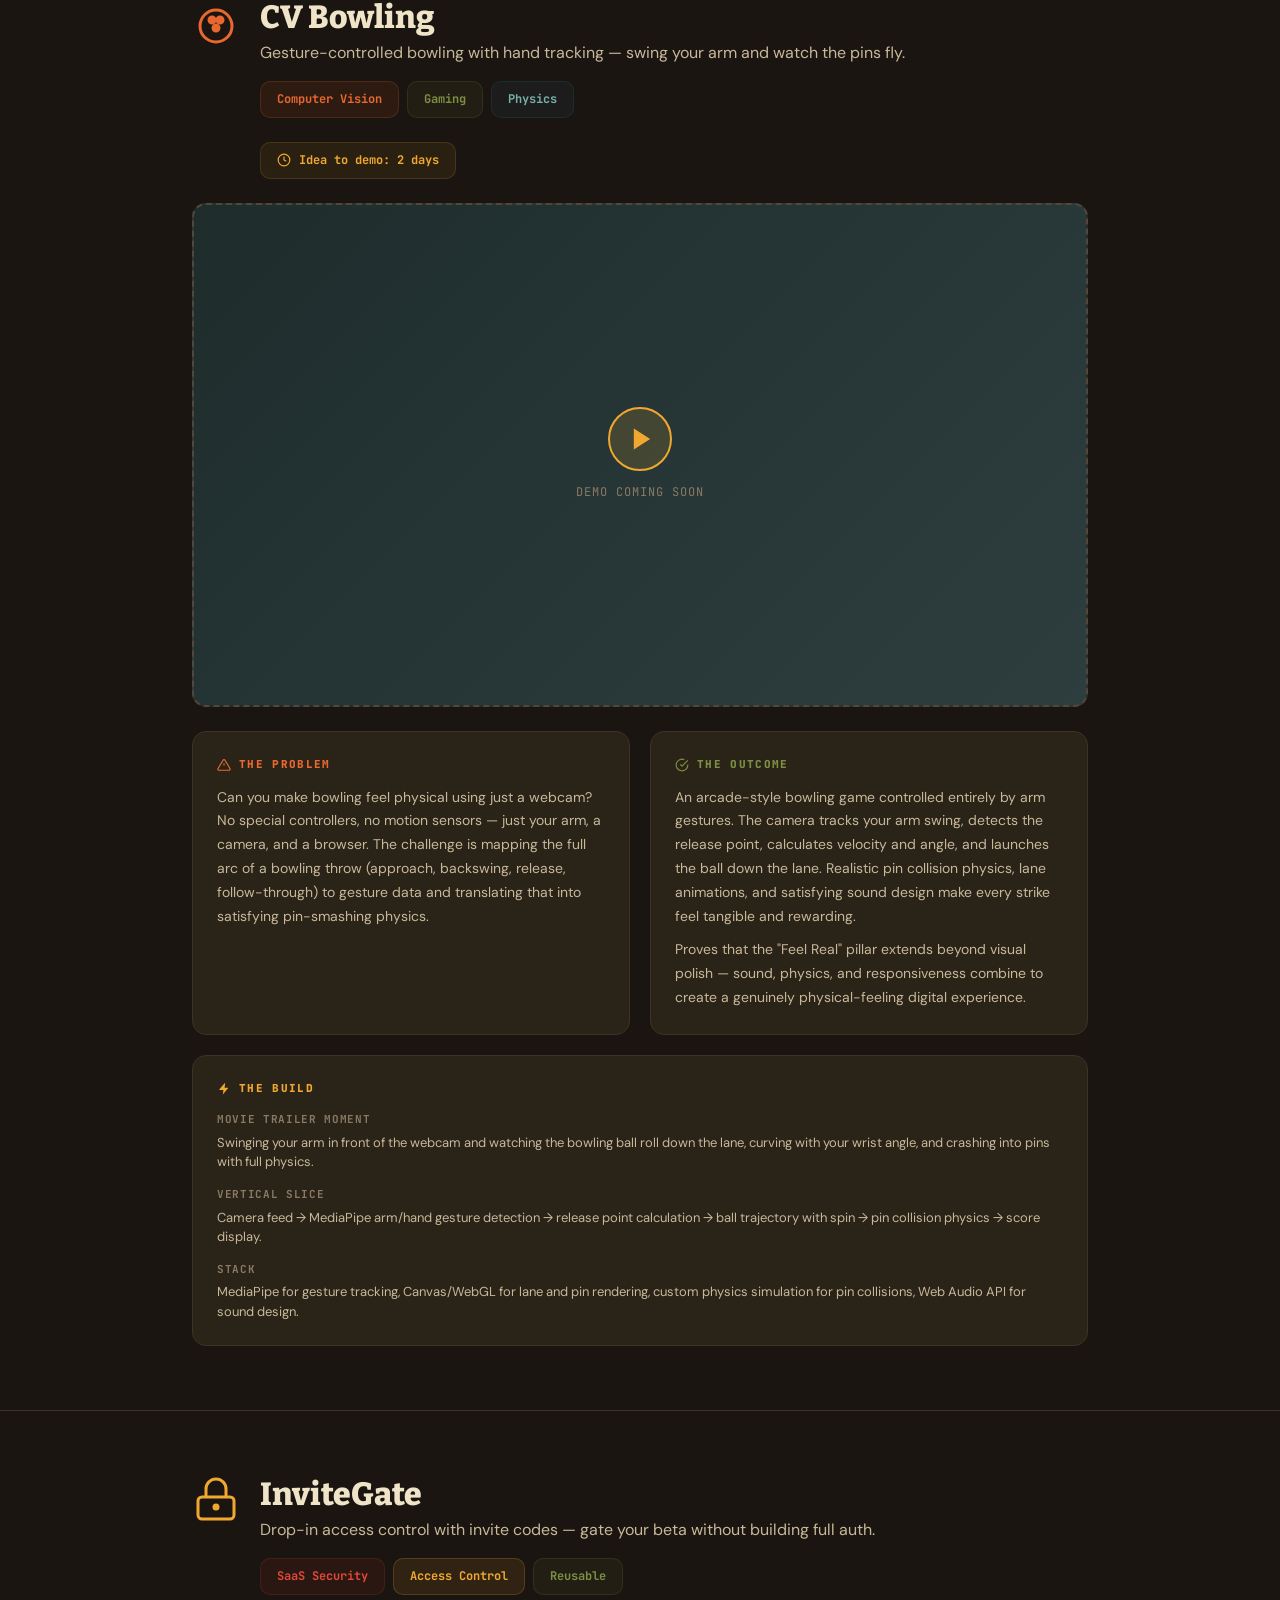
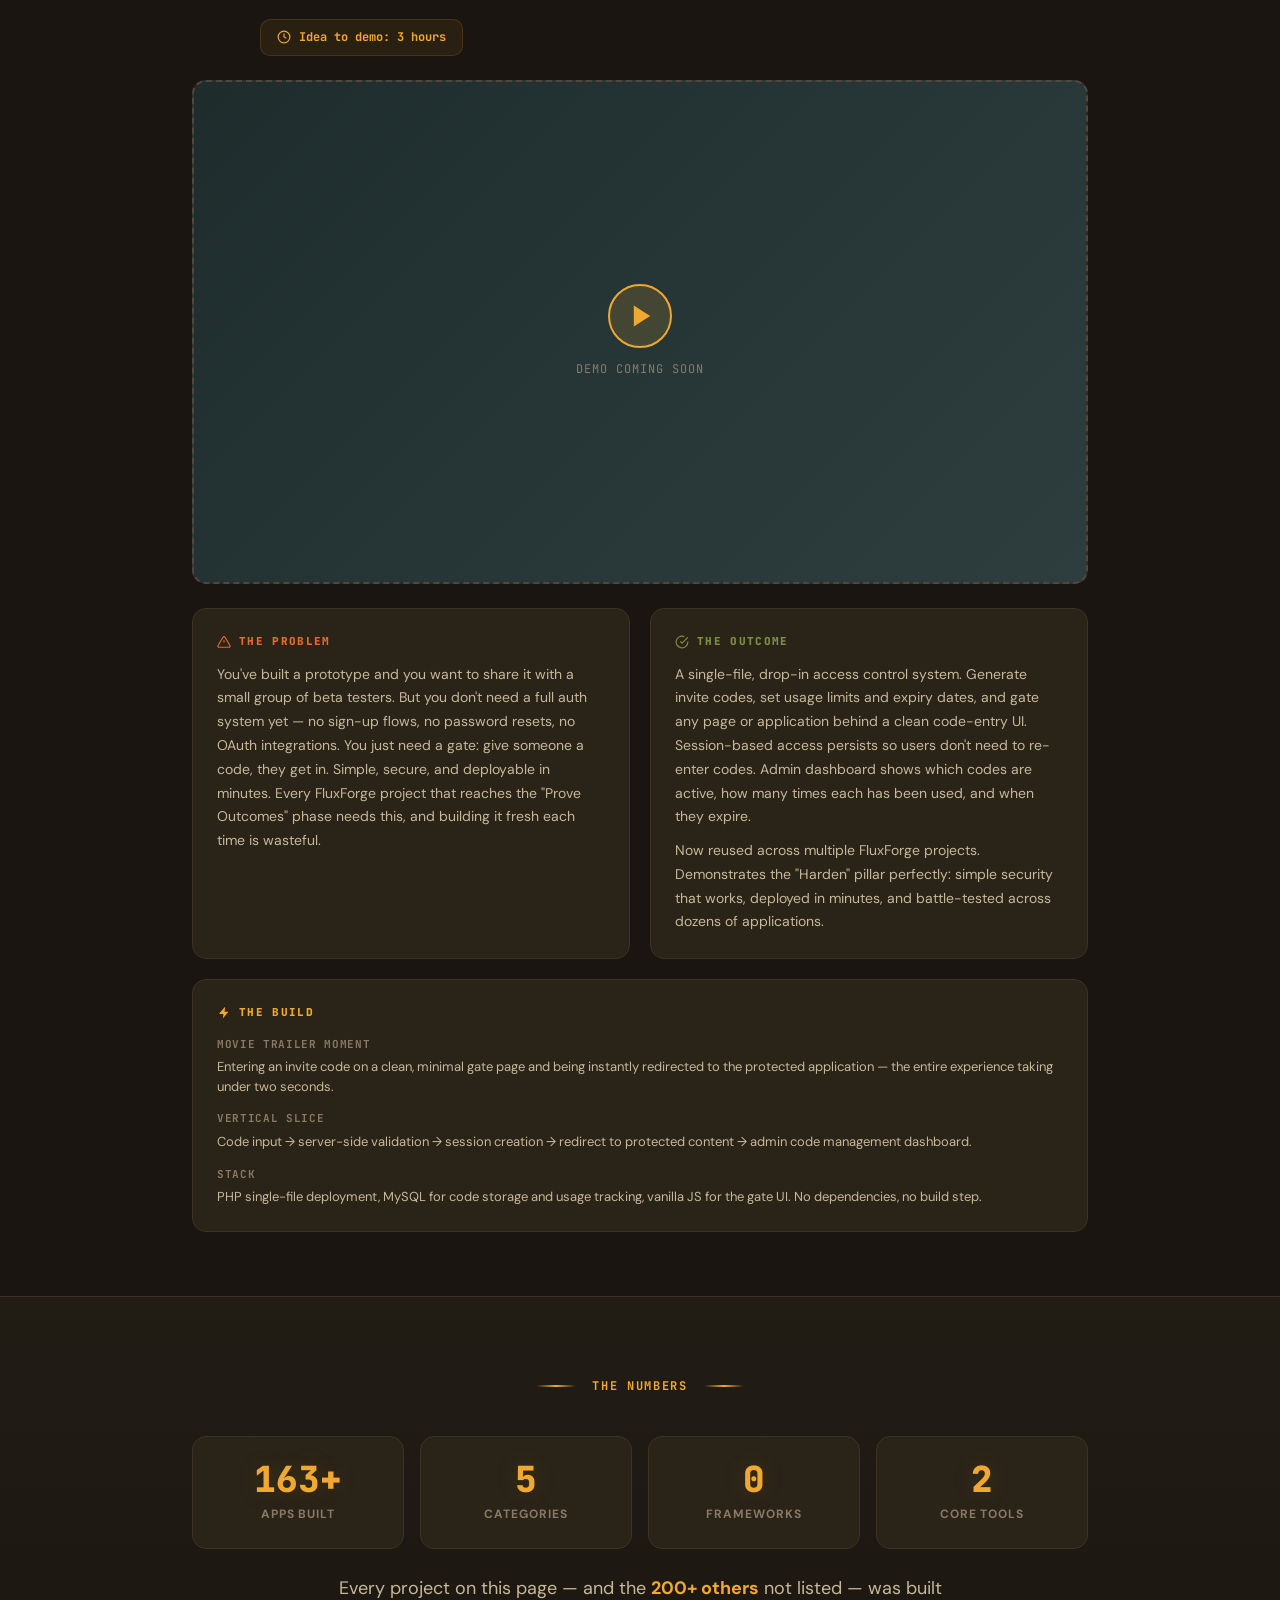
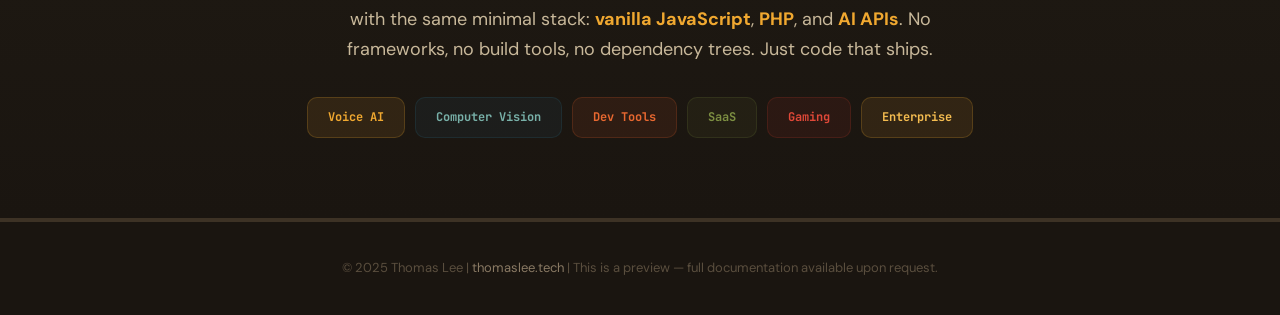
<file: fluxforge-preview.html>
<!DOCTYPE html>
<html lang="en">
<head>
<meta charset="UTF-8">
<meta name="viewport" content="width=device-width, initial-scale=1.0">
<title>FluxForge Preview — Rapid Development Methodology</title>
<meta name="description" content="FluxForge methodology preview. Build Fast, Feel Real, Prove Outcomes, Harden Into Products. By Thomas Lee.">
<link rel="icon" type="image/svg+xml" href="data:image/svg+xml,%3Csvg xmlns=&apos;http://www.w3.org/2000/svg&apos; viewBox=&apos;0 0 24 24&apos; fill=&apos;none&apos;%3E%3Cpath d=&apos;M13 2L4.09 12.63c-.28.34-.04.87.42.87H11l-1 8 8.91-10.63c.28-.34.04-.87-.42-.87H13l1-8z&apos; fill=&apos;%23f0a830&apos;/%3E%3C/svg%3E">
<link rel="preconnect" href="https://fonts.googleapis.com">
<link href="https://fonts.googleapis.com/css2?family=Bitter:wght@400;500;600;700;800;900&family=JetBrains+Mono:wght@400;500;600;700;800&family=DM+Sans:opsz,wght@9..40,300;9..40,400;9..40,500;9..40,600;9..40,700&display=swap" rel="stylesheet">
<style>
/* ============================================================
   FLUXFORGE Design System
   Shared styles for fluxforge.dev
   ============================================================ */

*, *::before, *::after { box-sizing: border-box; margin: 0; padding: 0; }

:root {
  --bg: #1a1510; --bg2: #211c14; --bg3: #2a2318; --bg4: #342c1f;
  --surface: #2c4a5a; --surface2: #336078; --surface3: #3a7090;
  --panel: #2e3e3e; --panel2: #263434; --panel3: #1e2c2c; --panel-hl: #384848;
  --border: #3d3225; --border2: #544638; --border3: #6a5a48;
  --text: #f0e8d8; --text2: #c8b89a; --text3: #8a7a64; --text4: #5a4e3e;
  --amber: #f0a830; --amber2: #f4bc50; --amber3: #c08820; --amber-glow: rgba(240,168,48,0.1);
  --orange: #d45a28; --orange2: #e86830;
  --olive: #6a7a38; --olive2: #7d8f42; --olive3: #88a048;
  --teal: #5a9898; --teal2: #78b0a8; --teal-dark: #2c6880; --teal-glow: rgba(90,152,152,0.12);
  --red: #c04030; --red2: #e04838;
  --cream: #f0e4c8;
  --bitter: 'Bitter', serif;
  --sans: 'DM Sans', sans-serif;
  --mono: 'JetBrains Mono', monospace;
}

html { scroll-behavior: smooth; }
body {
  background: var(--bg); color: var(--text); font-family: var(--sans);
  -webkit-font-smoothing: antialiased; overflow-x: hidden;
  line-height: 1.6;
}
::selection { background: rgba(240,168,48,0.3); color: #fff; }
a { color: var(--amber); text-decoration: none; transition: color 0.2s; }
a:hover { color: var(--amber2); }

body::before {
  content: ''; position: fixed; inset: 0; z-index: 9999; pointer-events: none;
  background-image: url("data:image/svg+xml,%3Csvg viewBox='0 0 256 256' xmlns='http://www.w3.org/2000/svg'%3E%3Cfilter id='n'%3E%3CfeTurbulence type='fractalNoise' baseFrequency='0.75' numOctaves='4' stitchTiles='stitch'/%3E%3C/filter%3E%3Crect width='100%25' height='100%25' filter='url(%23n)' opacity='0.04'/%3E%3C/svg%3E");
  background-size: 256px;
}

/* ---- Layout ---- */
.container { max-width: 960px; margin: 0 auto; padding: 0 32px; }
@media (max-width: 640px) { .container { padding: 0 20px; } }

/* ---- Navigation ---- */
.site-nav {
  position: sticky; top: 0; z-index: 100;
  background: rgba(26,21,16,0.92); backdrop-filter: blur(12px);
  border-bottom: 1px solid var(--border);
  padding: 0 32px;
}
.nav-inner {
  max-width: 960px; margin: 0 auto;
  display: flex; align-items: center; justify-content: space-between;
  height: 56px; gap: 24px;
}
.nav-logo {
  display: flex; align-items: center; gap: 10px;
  text-decoration: none; flex-shrink: 0;
}
.nav-logo-icon {
  display: flex; align-items: center; justify-content: center;
  color: var(--amber); filter: drop-shadow(0 0 6px rgba(240,168,48,0.4));
}
.nav-logo-icon svg { width: 24px; height: 24px; }
.nav-logo-text {
  font-family: var(--mono); font-size: 13px; font-weight: 800;
  color: var(--amber); letter-spacing: 0.14em; text-transform: uppercase;
}
.nav-links {
  display: flex; gap: 6px; align-items: center;
  overflow-x: auto; -webkit-overflow-scrolling: touch;
  scrollbar-width: none;
}
.nav-links::-webkit-scrollbar { display: none; }
.nav-links a {
  font-size: 13px; font-weight: 600; color: var(--text3);
  padding: 6px 12px; border-radius: 8px; white-space: nowrap;
  transition: all 0.2s;
}
.nav-links a:hover { color: var(--text); background: rgba(240,168,48,0.08); }
.nav-links a.active { color: var(--amber); background: rgba(240,168,48,0.1); }

.nav-toggle {
  display: none; background: none; border: none; cursor: pointer;
  padding: 8px; color: var(--text2);
}
.nav-toggle svg { width: 22px; height: 22px; stroke: currentColor; fill: none; stroke-width: 2; }

@media (max-width: 768px) {
  .site-nav { padding: 0 20px; }
  .nav-toggle { display: block; }
  .nav-links {
    display: none; position: absolute; top: 56px; left: 0; right: 0;
    background: rgba(26,21,16,0.97); backdrop-filter: blur(16px);
    flex-direction: column; padding: 12px 20px 20px;
    border-bottom: 1px solid var(--border);
    gap: 2px;
  }
  .nav-links.open { display: flex; }
  .nav-links a { padding: 10px 12px; }
}

/* ---- Page Header ---- */
.page-header {
  padding: 80px 0 48px;
  border-bottom: 2px solid var(--border);
  background: linear-gradient(180deg, var(--bg) 0%, var(--bg2) 100%);
  position: relative;
}
.page-header::after {
  content: ''; position: absolute; inset: 0;
  background: radial-gradient(ellipse 60% 60% at 50% 40%, rgba(44,104,128,0.06) 0%, transparent 60%),
              radial-gradient(ellipse 40% 50% at 30% 70%, rgba(240,168,48,0.04) 0%, transparent 50%);
  pointer-events: none;
}
.page-header .container { position: relative; z-index: 1; }
.page-header .breadcrumb {
  font-family: var(--mono); font-size: 12px; color: var(--text3);
  margin-bottom: 16px; letter-spacing: 0.04em;
}
.page-header .breadcrumb a { color: var(--text3); border-bottom: 1px solid var(--border2); }
.page-header .breadcrumb a:hover { color: var(--amber); }
.page-header h1 {
  font-family: var(--bitter); font-size: clamp(32px, 5vw, 48px);
  font-weight: 900; line-height: 1.1; letter-spacing: -0.02em;
  margin-bottom: 16px;
}
.page-header h1 .accent { color: var(--amber); }
.page-header .subtitle {
  font-size: 18px; color: var(--text2); line-height: 1.6;
  max-width: 640px;
}

/* ---- Section Styles ---- */
.content-section {
  padding: 64px 0;
  border-bottom: 1px solid var(--border);
}
.content-section:last-child { border-bottom: none; }
.content-section h2 {
  font-family: var(--bitter); font-size: clamp(24px, 3.5vw, 32px);
  font-weight: 800; margin-bottom: 20px; line-height: 1.2;
}
.content-section h3 {
  font-family: var(--bitter); font-size: 20px; font-weight: 700;
  margin-bottom: 12px; margin-top: 32px; line-height: 1.3;
}
.content-section h3:first-child { margin-top: 0; }
.content-section p {
  font-size: 16px; color: var(--text2); line-height: 1.7;
  margin-bottom: 16px; max-width: 72ch;
}
.content-section ul, .content-section ol {
  padding-left: 24px; margin-bottom: 16px;
}
.content-section li {
  color: var(--text2); font-size: 15px; line-height: 1.7;
  margin-bottom: 8px;
}
.content-section li b, .content-section li strong { color: var(--text); }

/* ---- Cards ---- */
.card {
  background: linear-gradient(180deg, var(--bg3) 0%, var(--bg2) 100%);
  border: 1px solid var(--border2); border-radius: 16px;
  padding: 32px; position: relative; overflow: hidden;
  box-shadow: 0 4px 24px rgba(0,0,0,0.3);
}
.card-grid {
  display: grid; grid-template-columns: repeat(2, 1fr);
  gap: 20px; margin: 24px 0;
}
@media (max-width: 640px) { .card-grid { grid-template-columns: 1fr; } }

.card-accent {
  border-top: 3px solid var(--amber);
}
.card-accent.orange { border-top-color: var(--orange); }
.card-accent.olive { border-top-color: var(--olive); }
.card-accent.teal { border-top-color: var(--teal); }
.card-accent.red { border-top-color: var(--red); }

.card h3 {
  font-family: var(--bitter); font-size: 18px; font-weight: 800;
  margin-bottom: 12px; margin-top: 0; color: var(--cream);
}
.card p { font-size: 14px; color: var(--text2); line-height: 1.6; margin-bottom: 0; }

/* ---- Step Cards ---- */
.step-card {
  display: flex; gap: 16px; padding: 24px;
  background: var(--bg3); border: 1px solid var(--border);
  border-radius: 14px; margin-bottom: 16px;
}
.step-num {
  flex-shrink: 0; width: 40px; height: 40px; border-radius: 12px;
  background: linear-gradient(135deg, var(--amber) 0%, var(--orange) 100%);
  display: flex; align-items: center; justify-content: center;
  font-family: var(--mono); font-size: 16px; font-weight: 800;
  color: #1a1510;
}
.step-content h3 { margin-top: 0; font-size: 17px; margin-bottom: 8px; }
.step-content p { font-size: 15px; margin-bottom: 0; }

/* ---- Blockquotes ---- */
.callout {
  border-left: 4px solid var(--amber);
  background: var(--amber-glow); padding: 20px 24px;
  border-radius: 0 12px 12px 0; margin: 24px 0;
}
.callout p { color: var(--text); font-size: 15px; margin-bottom: 0; }
.callout .attribution {
  font-size: 13px; color: var(--text3); margin-top: 8px;
  font-style: italic;
}
.callout.teal { border-left-color: var(--teal); background: var(--teal-glow); }
.callout.orange { border-left-color: var(--orange); background: rgba(212,90,40,0.08); }

/* ---- Pills / Tags ---- */
.pill-row { display: flex; gap: 8px; flex-wrap: wrap; margin: 16px 0; }
.pill {
  padding: 8px 16px; border-radius: 10px; font-family: var(--mono);
  font-size: 12px; font-weight: 700; transition: all 0.2s; cursor: default;
}
.pill-amber { background: rgba(240,168,48,0.1); border: 1px solid rgba(240,168,48,0.2); color: var(--amber); }
.pill-orange { background: rgba(212,90,40,0.1); border: 1px solid rgba(212,90,40,0.2); color: var(--orange2); }
.pill-olive { background: rgba(106,122,56,0.1); border: 1px solid rgba(106,122,56,0.2); color: var(--olive2); }
.pill-teal { background: rgba(44,104,128,0.1); border: 1px solid rgba(44,104,128,0.2); color: var(--teal2); }
.pill-red { background: rgba(184,56,40,0.1); border: 1px solid rgba(184,56,40,0.2); color: #e04838; }

/* ---- Code Blocks ---- */
.code-block {
  background: #0d0a08; border: 1px solid var(--border2);
  border-radius: 12px; padding: 20px 24px;
  font-family: var(--mono); font-size: 13px; color: var(--text2);
  line-height: 1.7; overflow-x: auto; margin: 20px 0;
}
.code-block .comment { color: var(--text4); }
.code-block .highlight { color: var(--amber); font-weight: 700; }

/* ---- Do / Don't Grid ---- */
.do-dont {
  display: grid; grid-template-columns: 1fr 1fr; gap: 20px; margin: 24px 0;
}
@media (max-width: 640px) { .do-dont { grid-template-columns: 1fr; } }
.do-col h4, .dont-col h4 {
  font-family: var(--mono); font-size: 13px; font-weight: 800;
  text-transform: uppercase; letter-spacing: 0.1em; margin-bottom: 12px;
}
.do-col h4 { color: var(--olive2); }
.dont-col h4 { color: #e04838; }
.do-col li { color: var(--text2); }
.dont-col li { color: var(--text3); text-decoration: line-through; }
.dont-col li span { text-decoration: none; color: var(--text3); font-style: italic; }

/* ---- Timeline ---- */
.timeline { position: relative; padding-left: 32px; margin: 24px 0; }
.timeline::before {
  content: ''; position: absolute; left: 11px; top: 8px; bottom: 8px;
  width: 2px; background: var(--border2);
}
.timeline-item { position: relative; margin-bottom: 24px; }
.timeline-item::before {
  content: ''; position: absolute; left: -25px; top: 6px;
  width: 10px; height: 10px; border-radius: 50%;
  background: var(--amber); box-shadow: 0 0 12px rgba(240,168,48,0.3);
}
.timeline-item h4 {
  font-family: var(--bitter); font-size: 16px; font-weight: 700;
  margin-bottom: 4px;
}
.timeline-item .time {
  font-family: var(--mono); font-size: 11px; color: var(--text3);
  text-transform: uppercase; letter-spacing: 0.08em;
}
.timeline-item p { font-size: 14px; color: var(--text2); margin-top: 6px; margin-bottom: 0; }

/* ---- Two Column Layout ---- */
.two-col {
  display: grid; grid-template-columns: 1fr 1fr; gap: 32px;
  margin: 24px 0;
}
@media (max-width: 700px) { .two-col { grid-template-columns: 1fr; gap: 24px; } }

/* ---- Case Study Cards ---- */
.case-card {
  background: var(--bg3); border: 1px solid var(--border2);
  border-radius: 16px; overflow: hidden;
  transition: transform 0.2s, box-shadow 0.2s;
}
.case-card:hover {
  transform: translateY(-2px);
  box-shadow: 0 8px 32px rgba(0,0,0,0.4);
}
.case-card-top {
  height: 4px;
  background: linear-gradient(90deg, var(--amber), var(--orange), var(--teal));
}
.case-card-body { padding: 28px; }
.case-card-emoji { font-size: 32px; margin-bottom: 12px; }
.case-card h3 { font-size: 18px; margin-top: 0; margin-bottom: 8px; color: var(--cream); }
.case-card p { font-size: 14px; color: var(--text2); line-height: 1.6; margin-bottom: 12px; }
.case-card .tags { display: flex; gap: 6px; flex-wrap: wrap; }
.case-card .tag {
  padding: 4px 10px; border-radius: 6px; font-size: 11px;
  font-weight: 700; background: rgba(240,168,48,0.08);
  color: var(--text3); text-transform: uppercase; letter-spacing: 0.04em;
}

/* ---- Pillar Navigation (for bottom of pillar pages) ---- */
.pillar-nav {
  display: flex; justify-content: space-between; gap: 16px;
  padding: 48px 0 0; margin-top: 48px;
  border-top: 2px solid var(--border);
}
.pillar-nav a {
  padding: 16px 24px; border-radius: 12px;
  background: var(--bg3); border: 1px solid var(--border2);
  transition: all 0.2s; max-width: 50%;
}
.pillar-nav a:hover { border-color: var(--amber); background: var(--bg4); }
.pillar-nav .nav-label {
  font-size: 12px; color: var(--text4); text-transform: uppercase;
  letter-spacing: 0.06em; font-weight: 700; display: block; margin-bottom: 4px;
}
.pillar-nav .nav-title { font-size: 15px; font-weight: 700; color: var(--text); }
.pillar-nav .next { text-align: right; margin-left: auto; }

/* ---- Footer ---- */
.site-footer {
  padding: 36px 0; border-top: 2px solid var(--border);
  text-align: center; font-size: 13px; color: var(--text4);
}
.site-footer a { color: var(--text3); }
.site-footer a:hover { color: var(--amber); }
.footer-links { display: flex; justify-content: center; gap: 28px; margin-bottom: 14px; }
.footer-tagline { font-style: italic; opacity: 0.6; margin-top: 8px; }

/* ---- Animations ---- */
@keyframes fadeIn {
  from { opacity: 0; transform: translateY(14px); }
  to { opacity: 1; transform: translateY(0); }
}
.reveal {
  opacity: 0; transform: translateY(16px);
  transition: opacity 0.5s ease, transform 0.5s ease;
}
.reveal.visible { opacity: 1; transform: translateY(0); }

/* ---- Stats Grid ---- */
.stats-grid {
  display: grid; grid-template-columns: repeat(4, 1fr); gap: 16px;
  margin: 24px 0;
}
@media (max-width: 600px) { .stats-grid { grid-template-columns: repeat(2, 1fr); } }
.stat-card {
  text-align: center; padding: 24px 16px; border-radius: 14px;
  background: var(--bg3); border: 1px solid var(--border);
}
.stat-card .stat-value {
  font-family: var(--mono); font-size: 36px; font-weight: 800;
  color: var(--amber); line-height: 1;
  text-shadow: 0 0 24px rgba(240,168,48,0.15);
}
.stat-card .stat-label {
  font-size: 12px; font-weight: 700; color: var(--text3);
  text-transform: uppercase; letter-spacing: 0.08em; margin-top: 8px;
}

/* ---- Utility ---- */
.text-amber { color: var(--amber); }
.text-teal { color: var(--teal2); }
.text-muted { color: var(--text3); }
.mt-0 { margin-top: 0; }
.mb-0 { margin-bottom: 0; }
.mb-sm { margin-bottom: 8px; }
.mb-md { margin-bottom: 16px; }
.mb-lg { margin-bottom: 32px; }

/* ---- Inline SVG Icons ---- */
.icon {
  display: inline-flex; align-items: center; justify-content: center;
  flex-shrink: 0; vertical-align: middle;
}
.icon svg { width: 100%; height: 100%; }
.icon-sm { width: 16px; height: 16px; }
.icon-md { width: 20px; height: 20px; }
.icon-lg { width: 24px; height: 24px; }
.icon-xl { width: 32px; height: 32px; }
.icon-2xl { width: 40px; height: 40px; }
.icon-amber { color: var(--amber); }
.icon-orange { color: var(--orange2); }
.icon-teal { color: var(--teal); }
.icon-olive { color: var(--olive2); }
.icon-red { color: var(--red2); }
.icon-cream { color: var(--cream); }

/* ---- Interactive Card Hover ---- */
.card {
  transition: transform 0.3s ease, box-shadow 0.3s ease, border-color 0.3s ease;
}
.card:hover {
  transform: translateY(-3px);
  box-shadow: 0 8px 32px rgba(0,0,0,0.4);
  border-color: var(--border3);
}

/* ---- Code Block Copy Button ---- */
.code-block {
  position: relative;
}
.code-copy {
  position: absolute; top: 10px; right: 10px;
  background: var(--bg4); border: 1px solid var(--border2);
  border-radius: 6px; padding: 5px 10px; cursor: pointer;
  font-family: var(--mono); font-size: 11px; color: var(--text3);
  transition: all 0.2s; display: flex; align-items: center; gap: 4px;
  opacity: 0; z-index: 2;
}
.code-block:hover .code-copy { opacity: 1; }
.code-copy:hover { background: var(--amber); color: var(--bg); border-color: var(--amber); }
.code-copy svg { width: 14px; height: 14px; }
.code-copy.copied { background: var(--olive); border-color: var(--olive); color: #fff; }

/* ---- Demo / Video Placeholder ---- */
.demo-placeholder {
  position: relative; width: 100%;
  aspect-ratio: 16 / 9; border-radius: 14px;
  background: linear-gradient(135deg, var(--panel3) 0%, var(--panel) 100%);
  border: 2px dashed var(--border2);
  display: flex; flex-direction: column; align-items: center; justify-content: center;
  gap: 12px; overflow: hidden; margin: 20px 0;
  transition: border-color 0.3s, background 0.3s;
}
.demo-placeholder:hover { border-color: var(--teal); }
.demo-placeholder .play-btn {
  width: 64px; height: 64px; border-radius: 50%;
  background: rgba(240,168,48,0.15); border: 2px solid var(--amber);
  display: flex; align-items: center; justify-content: center;
  transition: all 0.3s; cursor: pointer;
}
.demo-placeholder:hover .play-btn {
  background: rgba(240,168,48,0.25); transform: scale(1.08);
  box-shadow: 0 0 24px rgba(240,168,48,0.2);
}
.demo-placeholder .play-btn svg { width: 28px; height: 28px; color: var(--amber); margin-left: 3px; }
.demo-placeholder .demo-label {
  font-family: var(--mono); font-size: 12px; color: var(--text3);
  text-transform: uppercase; letter-spacing: 0.08em;
}

/* ---- Contact Form ---- */
.contact-form { max-width: 560px; margin: 0 auto; }
.form-group { margin-bottom: 20px; }
.form-group label {
  display: block; font-family: var(--mono); font-size: 12px;
  font-weight: 700; color: var(--text2); text-transform: uppercase;
  letter-spacing: 0.06em; margin-bottom: 8px;
}
.form-group input,
.form-group textarea,
.form-group select {
  width: 100%; padding: 14px 16px; border-radius: 10px;
  background: var(--bg3); border: 1px solid var(--border2);
  color: var(--text); font-family: var(--sans); font-size: 15px;
  transition: border-color 0.2s, box-shadow 0.2s;
  outline: none;
}
.form-group input:focus,
.form-group textarea:focus,
.form-group select:focus {
  border-color: var(--teal); box-shadow: 0 0 0 3px rgba(90,152,152,0.15);
}
.form-group textarea { resize: vertical; min-height: 120px; line-height: 1.6; }
.form-group input::placeholder,
.form-group textarea::placeholder { color: var(--text4); }
.form-submit {
  display: inline-flex; align-items: center; gap: 8px;
  padding: 14px 32px; border-radius: 10px;
  background: linear-gradient(135deg, var(--amber) 0%, var(--orange) 100%);
  border: none; cursor: pointer; font-family: var(--mono);
  font-size: 14px; font-weight: 700; color: #1a1510;
  letter-spacing: 0.04em; transition: all 0.25s;
  box-shadow: 0 4px 16px rgba(240,168,48,0.25);
}
.form-submit:hover {
  transform: translateY(-2px);
  box-shadow: 0 6px 24px rgba(240,168,48,0.35);
  filter: brightness(1.05);
}
.form-submit:active { transform: translateY(0); }
.form-submit svg { width: 16px; height: 16px; }

/* ---- Social Links (compact) ---- */
.social-row {
  display: flex; gap: 12px; justify-content: center; margin: 24px 0;
}
.social-link {
  display: flex; align-items: center; justify-content: center;
  width: 44px; height: 44px; border-radius: 12px;
  background: var(--bg3); border: 1px solid var(--border2);
  color: var(--text3); transition: all 0.25s;
}
.social-link:hover {
  color: var(--amber); border-color: var(--amber);
  background: rgba(240,168,48,0.08);
  transform: translateY(-2px);
}
.social-link svg { width: 20px; height: 20px; }

/* ---- Starter Kit Cards ---- */
.kit-card {
  background: linear-gradient(180deg, var(--bg3) 0%, var(--bg2) 100%);
  border: 1px solid var(--border2); border-radius: 16px;
  padding: 32px; position: relative; overflow: hidden;
  transition: all 0.3s;
}
.kit-card:hover {
  transform: translateY(-3px); border-color: var(--teal);
  box-shadow: 0 8px 32px rgba(0,0,0,0.4);
}
.kit-card-header {
  display: flex; align-items: center; gap: 14px; margin-bottom: 16px;
}
.kit-card-icon {
  width: 48px; height: 48px; border-radius: 12px;
  display: flex; align-items: center; justify-content: center;
  background: var(--panel); border: 1px solid var(--panel-hl);
}
.kit-card-icon svg { width: 24px; height: 24px; }
.kit-card h3 {
  font-family: var(--bitter); font-size: 18px; font-weight: 800;
  color: var(--cream); margin: 0;
}
.kit-card p {
  font-size: 14px; color: var(--text2); line-height: 1.6;
  margin-bottom: 16px;
}
.kit-card .file-list {
  list-style: none; padding: 0; margin: 0 0 16px;
}
.kit-card .file-list li {
  display: flex; align-items: center; gap: 8px;
  padding: 8px 12px; font-family: var(--mono); font-size: 13px;
  color: var(--teal2); border-radius: 6px;
  background: rgba(90,152,152,0.06);
  margin-bottom: 4px;
}
.kit-card .file-list li svg { width: 14px; height: 14px; color: var(--text4); flex-shrink: 0; }
.kit-download {
  display: inline-flex; align-items: center; gap: 8px;
  padding: 10px 20px; border-radius: 8px;
  background: rgba(90,152,152,0.1); border: 1px solid rgba(90,152,152,0.25);
  color: var(--teal2); font-family: var(--mono); font-size: 13px;
  font-weight: 700; transition: all 0.25s; cursor: pointer; text-decoration: none;
}
.kit-download:hover {
  background: rgba(90,152,152,0.2); color: var(--teal);
  transform: translateY(-1px);
}
.kit-download svg { width: 16px; height: 16px; }

/* ---- Animated Pulse Dot ---- */
@keyframes pulseDot {
  0%, 100% { box-shadow: 0 0 0 0 rgba(240,168,48,0.4); }
  50% { box-shadow: 0 0 0 8px rgba(240,168,48,0); }
}
.pulse-dot {
  width: 10px; height: 10px; border-radius: 50%;
  background: var(--amber); animation: pulseDot 2s ease infinite;
}

/* ---- Animated Draw SVG ---- */
@keyframes drawPath {
  from { stroke-dashoffset: var(--path-length, 200); }
  to { stroke-dashoffset: 0; }
}
.draw-on-scroll svg path.draw {
  stroke-dasharray: var(--path-length, 200);
  stroke-dashoffset: var(--path-length, 200);
}
.draw-on-scroll.visible svg path.draw {
  animation: drawPath 1.2s ease forwards;
}

/* ---- Gradient Accent Bar ---- */
.gradient-bar {
  height: 3px; border-radius: 2px;
  background: linear-gradient(90deg, var(--amber), var(--orange), var(--teal), var(--olive));
  background-size: 200% 100%;
  animation: gradientShift 6s ease infinite;
}
@keyframes gradientShift {
  0%, 100% { background-position: 0% 50%; }
  50% { background-position: 100% 50%; }
}

/* ---- Interactive Checklist ---- */
.checklist-item { cursor: pointer; transition: all 0.2s; }
.checklist-item:hover { border-color: var(--olive); }
.checklist-item.checked { opacity: 0.5; }
.checklist-item.checked .check {
  background: var(--olive); border-color: var(--olive); color: #fff;
}

/* ---- Card Icon Container (for nav cards) ---- */
.card-icon-wrap {
  width: 48px; height: 48px; border-radius: 12px;
  display: flex; align-items: center; justify-content: center;
  margin-bottom: 12px;
}
.card-icon-wrap.amber { background: rgba(240,168,48,0.1); color: var(--amber); }
.card-icon-wrap.teal { background: rgba(90,152,152,0.1); color: var(--teal); }
.card-icon-wrap.orange { background: rgba(212,90,40,0.1); color: var(--orange2); }
.card-icon-wrap.olive { background: rgba(106,122,56,0.1); color: var(--olive2); }
.card-icon-wrap.red { background: rgba(192,64,48,0.1); color: var(--red2); }
.card-icon-wrap svg { width: 24px; height: 24px; }

/* ---- Section Accent Lines ---- */
.section-accent {
  display: flex; align-items: center; gap: 12px;
  margin-bottom: 16px;
}
.section-accent .accent-line {
  flex: 1; height: 1px;
  background: linear-gradient(90deg, var(--amber), transparent);
}

/* ---- Pill with icon ---- */
.pill svg { width: 12px; height: 12px; vertical-align: -1px; margin-right: 2px; }


  /* Case study detail cards */
  .case-study {
    padding: 64px 0;
    border-bottom: 1px solid var(--border);
  }
  .case-study:last-of-type { border-bottom: none; }

  .case-study-header {
    display: flex; align-items: flex-start; gap: 20px;
    margin-bottom: 24px;
  }
  .case-study-emoji {
    font-size: 48px; line-height: 1; flex-shrink: 0;
  }
  .case-study-meta { flex: 1; }
  .case-study-name {
    font-family: var(--bitter); font-size: clamp(24px, 3.5vw, 32px);
    font-weight: 800; line-height: 1.2; color: var(--cream);
    margin-bottom: 4px;
  }
  .case-study-tagline {
    font-size: 16px; color: var(--text2); line-height: 1.5;
    margin-bottom: 12px;
  }
  .case-study-timeline {
    display: inline-flex; align-items: center; gap: 8px;
    padding: 8px 16px; border-radius: 10px;
    background: rgba(240,168,48,0.08); border: 1px solid rgba(240,168,48,0.15);
    font-family: var(--mono); font-size: 12px; font-weight: 700;
    color: var(--amber); margin-top: 8px;
  }
  .case-study-timeline svg {
    width: 14px; height: 14px; flex-shrink: 0;
  }

  .case-study-body {
    display: grid; grid-template-columns: 1fr 1fr; gap: 20px;
    margin-top: 24px;
  }
  @media (max-width: 700px) {
    .case-study-body { grid-template-columns: 1fr; }
  }

  .case-study-section {
    background: var(--bg3); border: 1px solid var(--border);
    border-radius: 14px; padding: 24px;
  }
  .case-study-section.full-width {
    grid-column: 1 / -1;
  }
  .case-study-section h4 {
    font-family: var(--mono); font-size: 11px; font-weight: 800;
    text-transform: uppercase; letter-spacing: 0.12em;
    margin-bottom: 12px; display: flex; align-items: center; gap: 8px;
  }
  .case-study-section h4.problem-label { color: var(--orange2); }
  .case-study-section h4.build-label { color: var(--amber); }
  .case-study-section h4.outcome-label { color: var(--olive2); }
  .case-study-section p {
    font-size: 14px; color: var(--text2); line-height: 1.7;
    margin-bottom: 0;
  }
  .case-study-section p + p {
    margin-top: 10px;
  }
  .case-study-section .detail-label {
    font-family: var(--mono); font-size: 11px; color: var(--text3);
    font-weight: 700; text-transform: uppercase; letter-spacing: 0.06em;
    margin-top: 14px; margin-bottom: 4px;
  }
  .case-study-section .detail-value {
    font-size: 13px; color: var(--text2); line-height: 1.5;
  }

  /* Section divider */
  .case-study-divider {
    width: 100%; height: 4px; border-radius: 2px;
    background: linear-gradient(90deg, var(--amber), var(--orange), var(--teal));
    opacity: 0.4;
  }

  /* Summary stats section */
  .summary-section {
    padding: 80px 0;
    background: linear-gradient(180deg, var(--bg2) 0%, var(--bg) 100%);
    border-bottom: 2px solid var(--border);
    text-align: center;
  }
  .summary-label {
    font-family: var(--mono); font-size: 12px; font-weight: 700; color: var(--amber);
    text-transform: uppercase; letter-spacing: 0.14em; margin-bottom: 40px;
    display: flex; align-items: center; justify-content: center; gap: 16px;
  }
  .summary-label::before, .summary-label::after {
    content: ''; width: 40px; height: 2px;
    background: linear-gradient(90deg, transparent, var(--amber), transparent);
  }
  .summary-text {
    font-size: 18px; color: var(--text2); line-height: 1.7;
    max-width: 640px; margin: 0 auto 32px;
  }
  .summary-text strong { color: var(--amber); }

  .category-grid {
    display: flex; justify-content: center; gap: 10px; flex-wrap: wrap;
    margin-top: 32px;
  }
  .category-pill {
    padding: 10px 20px; border-radius: 10px; font-family: var(--mono);
    font-size: 12px; font-weight: 700; transition: all 0.25s; cursor: default;
  }
  .category-pill:nth-child(1) { background: rgba(240,168,48,0.1); border: 1px solid rgba(240,168,48,0.2); color: var(--amber); }
  .category-pill:nth-child(2) { background: rgba(44,104,128,0.1); border: 1px solid rgba(44,104,128,0.2); color: var(--teal2); }
  .category-pill:nth-child(3) { background: rgba(212,90,40,0.1); border: 1px solid rgba(212,90,40,0.2); color: var(--orange2); }
  .category-pill:nth-child(4) { background: rgba(106,122,56,0.1); border: 1px solid rgba(106,122,56,0.2); color: var(--olive2); }
  .category-pill:nth-child(5) { background: rgba(184,56,40,0.1); border: 1px solid rgba(184,56,40,0.2); color: #e04838; }
  .category-pill:nth-child(6) { background: rgba(240,168,48,0.1); border: 1px solid rgba(240,168,48,0.2); color: var(--amber2); }
  .category-pill:hover { transform: translateY(-2px); filter: brightness(1.2); }

  /* Preview header */
  .preview-header {
    padding: 80px 0 48px;
    border-bottom: 2px solid var(--border);
    background: linear-gradient(180deg, var(--bg) 0%, var(--bg2) 100%);
    position: relative;
    text-align: center;
  }
  .preview-header::after {
    content: ''; position: absolute; inset: 0;
    background: radial-gradient(ellipse 60% 60% at 50% 40%, rgba(44,104,128,0.06) 0%, transparent 60%),
                radial-gradient(ellipse 40% 50% at 30% 70%, rgba(240,168,48,0.04) 0%, transparent 50%);
    pointer-events: none;
  }
  .preview-header .container { position: relative; z-index: 1; }
  .preview-header .logo-icon {
    display: inline-flex; color: var(--amber);
    filter: drop-shadow(0 0 12px rgba(240,168,48,0.4));
    margin-bottom: 16px;
  }
  .preview-header .logo-icon svg { width: 56px; height: 56px; }
  .preview-header h1 {
    font-family: var(--bitter); font-size: clamp(36px, 5vw, 56px);
    font-weight: 900; line-height: 1.1; letter-spacing: -0.02em;
    margin-bottom: 8px; color: var(--cream);
  }
  .preview-header .preview-pill {
    display: inline-block; padding: 6px 18px; border-radius: 20px;
    background: rgba(240,168,48,0.1); border: 1px solid rgba(240,168,48,0.25);
    font-family: var(--mono); font-size: 11px; font-weight: 800;
    color: var(--amber); text-transform: uppercase; letter-spacing: 0.14em;
    margin-bottom: 16px;
  }
  .preview-header .author-note {
    font-size: 14px; color: var(--text3); font-style: italic;
  }
  .preview-header .author-note a { color: var(--teal2); }

  /* Section dividers for the preview */
  .preview-section-title {
    padding: 48px 0 0;
    text-align: center;
  }
  .preview-section-title h2 {
    font-family: var(--mono); font-size: 13px; font-weight: 800;
    color: var(--amber); text-transform: uppercase; letter-spacing: 0.14em;
    display: flex; align-items: center; justify-content: center; gap: 16px;
    margin-bottom: 0;
  }
  .preview-section-title h2::before, .preview-section-title h2::after {
    content: ''; width: 40px; height: 2px;
    background: linear-gradient(90deg, transparent, var(--amber), transparent);
  }

  /* Preview watermark pill */
  .preview-watermark {
    position: fixed; bottom: 20px; right: 20px; z-index: 9998;
    padding: 8px 18px; border-radius: 20px;
    background: rgba(26,21,16,0.9); border: 1px solid rgba(240,168,48,0.3);
    backdrop-filter: blur(8px);
    font-family: var(--mono); font-size: 11px; font-weight: 800;
    color: var(--amber); text-transform: uppercase; letter-spacing: 0.12em;
    opacity: 0.7; transition: opacity 0.2s;
    pointer-events: none;
  }

  /* Preview footer */
  .preview-footer {
    padding: 36px 0; border-top: 2px solid var(--border);
    text-align: center; font-size: 13px; color: var(--text4);
  }
  .preview-footer a { color: var(--text3); }
  .preview-footer a:hover { color: var(--amber); }
</style>
</head>
<body>

<!-- Preview Watermark -->
<div class="preview-watermark">Preview</div>

<!-- ============ Preview Header ============ -->
<header class="preview-header">
  <div class="container">
    <div class="logo-icon">
      <svg viewBox="0 0 24 24" fill="none"><path d="M13 2L4.09 12.63c-.28.34-.04.87.42.87H11l-1 8 8.91-10.63c.28-.34.04-.87-.42-.87H13l1-8z" fill="currentColor"/></svg>
    </div>
    <h1>FluxForge</h1>
    <div class="preview-pill">Preview</div>
    <p class="author-note">A rapid development methodology by Thomas Lee &mdash; <a href="https://thomaslee.tech" target="_blank">thomaslee.tech</a></p>
  </div>
</header>

<!-- ============ SECTION 1: The Methodology ============ -->
<div class="preview-section-title">
  <div class="container">
    <h2>Section 1 &mdash; The Methodology</h2>
  </div>
</div>

<!-- ============ The Problem / Manifesto ============ -->
<section class="content-section manifesto-section">
  <div class="container">
    <h2 class="reveal">The Industry Sold You a Process. You Needed a Product.</h2>

    <p class="reveal" style="font-size: 18px; color: var(--text); line-height: 1.75; max-width: 68ch;">
      For two decades, the software industry has been obsessed with <em>how</em> teams work instead of <em>what</em> they ship. Agile promised to fix waterfall. It didn't. It replaced one kind of overhead with another &mdash; and somewhere along the way, we forgot that the goal was never a better process. The goal was a better product, faster.
    </p>

    <div class="two-col" style="margin: 40px 0;">
      <div class="card card-accent red reveal">
        <h3 style="display: flex; align-items: center; gap: 10px;">
          <span class="icon icon-md icon-red"><svg viewBox="0 0 24 24" fill="none" stroke="currentColor" stroke-width="2"><line x1="18" y1="6" x2="6" y2="18"/><line x1="6" y1="6" x2="18" y2="18"/></svg></span>
          What Agile Became
        </h3>
        <ul style="margin-top: 12px; padding-left: 20px;">
          <li style="color: var(--text3); margin-bottom: 10px;">Two-week sprints that produce ticket movement, not working software</li>
          <li style="color: var(--text3); margin-bottom: 10px;">Stand-ups where people report status instead of solving problems</li>
          <li style="color: var(--text3); margin-bottom: 10px;">Backlogs that grow faster than they shrink, becoming graveyards of good intentions</li>
          <li style="color: var(--text3); margin-bottom: 10px;">Story points, velocity charts, and burndowns that measure motion, not impact</li>
          <li style="color: var(--text3); margin-bottom: 10px;">Months of &ldquo;iterating&rdquo; before a single real user touches the product</li>
          <li style="color: var(--text3); margin-bottom: 0;">Certification programs that teach you to manage a process, not build something people want</li>
        </ul>
      </div>

      <div class="card card-accent reveal" style="border-top-color: var(--amber);">
        <h3 style="display: flex; align-items: center; gap: 10px;">
          <span class="icon icon-md icon-amber"><svg viewBox="0 0 24 24" fill="none"><path d="M13 2L4.09 12.63c-.28.34-.04.87.42.87H11l-1 8 8.91-10.63c.28-.34.04-.87-.42-.87H13l1-8z" fill="currentColor"/></svg></span>
          What FluxForge Does Instead
        </h3>
        <ul style="margin-top: 12px; padding-left: 20px;">
          <li style="color: var(--text2); margin-bottom: 10px;">Working software in hours, not weeks &mdash; real features, real data, real interactions</li>
          <li style="color: var(--text2); margin-bottom: 10px;">No sprints, no stand-ups, no ceremonies &mdash; just build, test, ship, repeat</li>
          <li style="color: var(--text2); margin-bottom: 10px;">Users touch the product on day one, not after quarter three</li>
          <li style="color: var(--text2); margin-bottom: 10px;">Progress measured in deployed features and user reactions, not ticket counts</li>
          <li style="color: var(--text2); margin-bottom: 10px;">AI-assisted development that makes regeneration cheaper than debugging</li>
          <li style="color: var(--text2); margin-bottom: 0;">Polish, sound, and delight built in from the start &mdash; because users judge what they feel</li>
        </ul>
      </div>
    </div>

    <div class="callout reveal" style="border-left-color: var(--red); background: rgba(192,64,48,0.06);">
      <p style="font-size: 16px; line-height: 1.7;">Agile was a reaction to waterfall. It was never the destination. It solved &ldquo;we plan too much before building&rdquo; but created a new problem: <strong style="color: var(--amber);">&ldquo;we meet too much instead of building.&rdquo;</strong> Twenty years later, most teams running Agile still take months to ship what one focused developer can build in a weekend.</p>
    </div>

    <h3 class="reveal" style="margin-top: 40px;">Why Now?</h3>
    <p class="reveal">The landscape has fundamentally changed. AI can generate, debug, and refactor code in real time. A single developer with the right methodology can outpace an entire Agile team &mdash; not because they work harder, but because they've eliminated the overhead that was always the real bottleneck.</p>

    <p class="reveal">Traditional methodologies were designed for a world where code was expensive to write and expensive to change. That world is gone. In 2024&ndash;2025, the cost of producing code approached zero. What <em>hasn't</em> changed is the cost of producing the wrong thing. FluxForge optimizes for the only metric that matters: <strong>how fast can you get a real product in front of real people and learn whether it's worth building?</strong></p>

    <div class="stats-grid reveal" style="margin: 32px 0;">
      <div class="stat-card">
        <div class="stat-value" data-count="200" data-suffix="+">0</div>
        <div class="stat-label">Apps Shipped</div>
      </div>
      <div class="stat-card">
        <div class="stat-value" data-count="9">0</div>
        <div class="stat-label">Months</div>
      </div>
      <div class="stat-card">
        <div class="stat-value" data-count="1">0</div>
        <div class="stat-label">Developer</div>
      </div>
      <div class="stat-card">
        <div class="stat-value" data-count="0">0</div>
        <div class="stat-label">Sprints</div>
      </div>
    </div>

    <p class="reveal" style="color: var(--text3); font-size: 14px; text-align: center; font-style: italic;">That's not a theoretical projection. That's a track record.</p>

    <h3 class="reveal" style="margin-top: 40px;">The Value Proposition</h3>
    <p class="reveal">FluxForge isn't just faster. It produces <em>better</em> products. Here's why:</p>

    <div class="card-grid" style="margin-top: 20px;">
      <div class="card card-accent teal reveal">
        <h3 style="margin-top: 0; font-size: 16px;">Tighter Feedback Loops</h3>
        <p>When you can build and ship in hours instead of weeks, every decision is validated by reality &mdash; not by a meeting room of opinions. Bad ideas die fast. Good ideas compound.</p>
      </div>
      <div class="card card-accent orange reveal">
        <h3 style="margin-top: 0; font-size: 16px;">Real Polish, Not Theoretical Polish</h3>
        <p>Most Agile teams never reach the polish phase because they're always behind on features. FluxForge builds polish in from hour one. The result is a product that feels finished on day one.</p>
      </div>
      <div class="card card-accent olive reveal">
        <h3 style="margin-top: 0; font-size: 16px;">Zero Ceremony Overhead</h3>
        <p>No sprint planning, no retrospectives, no backlog grooming, no story point poker. Every hour is spent building, testing, or shipping. The methodology <em>is</em> the work.</p>
      </div>
      <div class="card card-accent reveal" style="border-top-color: var(--amber);">
        <h3 style="margin-top: 0; font-size: 16px;">AI as Multiplier, Not Crutch</h3>
        <p>FluxForge was designed for the AI era. It treats AI as a forge tool &mdash; amplifying human judgment and craft, not replacing it. The methodology leverages AI where it excels (generation, iteration) and humans where they excel (taste, empathy, vision).</p>
      </div>
    </div>

    <div class="callout teal reveal" style="margin-top: 32px;">
      <p>&ldquo;The best methodology isn't the one with the most rules. It's the one that removes every obstacle between your idea and a real person using it.&rdquo;</p>
      <div class="attribution">&mdash; Thomas Lee</div>
    </div>
  </div>
</section>

<!-- ============ The Core Loop ============ -->
<section class="content-section">
  <div class="container">
    <h2 class="reveal">The Core Loop</h2>
    <p class="reveal">FluxForge follows a deliberate progression: <strong>Build Fast &rarr; Feel Real &rarr; Prove Outcomes &rarr; Harden Into Products</strong>. Within that arc, every project moves through six concrete steps.</p>

    <div class="reveal">
      <div class="step-card">
        <div class="step-num">1</div>
        <div class="step-content">
          <h3>Define the &ldquo;movie trailer&rdquo; experience</h3>
          <p>Before writing a single line of code, identify the one moment that would make someone say &ldquo;I need this.&rdquo; Not a spec doc. Not a feature list. A vivid, compelling scenario &mdash; the 30-second demo that sells the entire product. Everything else flows backward from that moment.</p>
        </div>
      </div>
    </div>

    <div class="reveal">
      <div class="step-card">
        <div class="step-num">2</div>
        <div class="step-content">
          <h3>Build the vertical slice (end-to-end)</h3>
          <p>Build one complete path through the entire application &mdash; from user action to database and back. No stubs, no mocks, no placeholder screens. A real user should be able to do one real thing. This slice becomes the spine that everything else attaches to.</p>
        </div>
      </div>
    </div>

    <div class="reveal">
      <div class="step-card">
        <div class="step-num">3</div>
        <div class="step-content">
          <h3>Instrument and iterate immediately</h3>
          <p>Put it in front of someone &mdash; a user, a colleague, yourself on a different device. Watch what happens. Don't ask &ldquo;what do you think?&rdquo; &mdash; watch what they <em>do</em>. Fix the friction. Rebuild if needed. The first version is a conversation starter, not a commitment.</p>
        </div>
      </div>
    </div>

    <div class="reveal">
      <div class="step-card">
        <div class="step-num">4</div>
        <div class="step-content">
          <h3>Add &ldquo;spice&rdquo; (sound, motion, delight)</h3>
          <p>This is what separates FluxForge from typical rapid prototyping. Add the satisfying click sound. The subtle hover animation. The loading state that feels intentional. These aren't luxuries &mdash; they're signals that tell the user &ldquo;someone cared about this.&rdquo; Delight is functional.</p>
        </div>
      </div>
    </div>

    <div class="reveal">
      <div class="step-card">
        <div class="step-num">5</div>
        <div class="step-content">
          <h3>Harden: reliability + security + maintainability</h3>
          <p>Now that the product feels right and has proven its value, make it bulletproof. Add authentication. Lock down headers. Handle edge cases. Write the admin dashboard. This is where the &ldquo;forge&rdquo; in FluxForge earns its name &mdash; the raw prototype gets tempered into production steel.</p>
        </div>
      </div>
    </div>

    <div class="reveal">
      <div class="step-card">
        <div class="step-num">6</div>
        <div class="step-content">
          <h3>Package: demo, share, scale</h3>
          <p>Create the artifact that travels without you. A compelling demo video, a one-click deploy, a shareable URL. The product should be able to sell itself in a meeting you're not in. Package it so it can be handed off, scaled up, or used as the foundation for the next iteration.</p>
        </div>
      </div>
    </div>

    <div class="callout orange reveal">
      <p>&ldquo;If it doesn't run, it doesn't exist. If it runs but doesn't feel good, it won't survive. I optimize for working + compelling first, then correctness, then scale.&rdquo;</p>
      <div class="attribution">&mdash; Core FluxForge bias</div>
    </div>
  </div>
</section>

<!-- ============ Core Principles ============ -->
<section class="content-section">
  <div class="container">
    <h2 class="reveal">Core Principles</h2>

    <div class="card-grid">
      <div class="card card-accent reveal">
        <h3>Touch-First &amp; Responsive</h3>
        <p>Every application is designed for fingers first, mouse second. Mobile isn't an afterthought &mdash; it's the primary canvas. If it doesn't work on a phone, it doesn't work.</p>
      </div>

      <div class="card card-accent teal reveal">
        <h3>Fast Feedback Loops</h3>
        <p>Minutes between change and visible result. No compile step. No deploy pipeline for dev. Edit, save, refresh. The tighter the loop, the faster you learn and the better the product gets.</p>
      </div>

      <div class="card card-accent orange reveal">
        <h3>Full-File Clarity</h3>
        <p>Prefer single-file components with everything visible. No hidden magic, no implicit configuration, no framework abstractions that obscure what's happening. A new developer should be able to read one file and understand one feature.</p>
      </div>

      <div class="card card-accent olive reveal">
        <h3>Delight Is Functional</h3>
        <p>Sound effects, animations, and micro-interactions aren't polish you add at the end &mdash; they're core functionality. They communicate state, guide attention, and build trust. A silent, static app feels broken.</p>
      </div>

      <div class="card card-accent reveal">
        <h3>Realism Over Mock</h3>
        <p>Use real data, real APIs, and real interactions from the start. Mockups lie. Prototypes with fake data create false confidence. The only way to know if something works is to make it actually work.</p>
      </div>

      <div class="card card-accent red reveal">
        <h3>Scale Later</h3>
        <p>Don't solve problems you don't have. Optimize for the first 100 users, not the first 100,000. Premature scaling is the graveyard of good ideas. Earn the right to scale by proving the product matters first.</p>
      </div>
    </div>

    <div class="callout teal reveal">
      <p>&ldquo;Make it feel like a product on day one, then we earn the right to scale it.&rdquo;</p>
      <div class="attribution">&mdash; Thomas Lee</div>
    </div>
  </div>
</section>

<!-- ============ SECTION 2: Case Studies ============ -->
<div class="preview-section-title">
  <div class="container">
    <h2>Section 2 &mdash; Case Studies</h2>
  </div>
</div>

<section class="content-section" style="border-bottom: none; padding-bottom: 0;">
  <div class="container">
    <h2 class="reveal">Built with <span class="text-amber">FluxForge</span></h2>
    <p class="reveal">Real projects demonstrating the methodology in action. Each one went from idea to working demo using the Build &rarr; Feel &rarr; Prove &rarr; Harden loop.</p>
  </div>
</section>

<!-- Case Study 1: CallCapture -->
<div class="case-study">
  <div class="container">
    <div class="case-study-header reveal">
      <div class="case-study-emoji"><svg width="48" height="48" viewBox="0 0 24 24" fill="none" stroke="var(--amber)" stroke-width="1.5"><path d="M22 16.92v3a2 2 0 0 1-2.18 2 19.79 19.79 0 0 1-8.63-3.07 19.5 19.5 0 0 1-6-6 19.79 19.79 0 0 1-3.07-8.67A2 2 0 0 1 4.11 2h3a2 2 0 0 1 2 1.72c.127.96.361 1.903.7 2.81a2 2 0 0 1-.45 2.11L8.09 9.91a16 16 0 0 0 6 6l1.27-1.27a2 2 0 0 1 2.11-.45c.907.339 1.85.573 2.81.7A2 2 0 0 1 22 16.92z"/></svg></div>
      <div class="case-study-meta">
        <div class="case-study-name">CallCapture</div>
        <div class="case-study-tagline">Voice bot testing tool for QA teams &mdash; capture, transcribe, and analyze voice bot conversations at scale.</div>
        <div class="pill-row">
          <span class="pill pill-amber">Enterprise</span>
          <span class="pill pill-teal">Voice AI</span>
          <span class="pill pill-orange">WebRTC</span>
        </div>
        <div class="case-study-timeline"><svg viewBox="0 0 24 24" fill="none" stroke="currentColor" stroke-width="2"><circle cx="12" cy="12" r="10"/><polyline points="12 6 12 12 16 14"/></svg>Idea to demo: 2 days</div>
      </div>
    </div>

    <div class="demo-placeholder reveal">
      <div class="play-btn">
        <svg viewBox="0 0 24 24" fill="currentColor"><polygon points="5 3 19 12 5 21 5 3"/></svg>
      </div>
      <span class="demo-label">Demo coming soon</span>
    </div>

    <div class="case-study-body reveal">
      <div class="case-study-section">
        <h4 class="problem-label"><svg width="14" height="14" viewBox="0 0 24 24" fill="none" stroke="currentColor" stroke-width="2"><path d="M10.29 3.86L1.82 18a2 2 0 0 0 1.71 3h16.94a2 2 0 0 0 1.71-3L13.71 3.86a2 2 0 0 0-3.42 0z"/><line x1="12" y1="9" x2="12" y2="13"/><line x1="12" y1="17" x2="12.01" y2="17"/></svg> The Problem</h4>
        <p>QA teams working on enterprise voice bots had no systematic way to test conversations. They were manually calling their own bots, scribbling notes, and filing issues in spreadsheets. Every test was unrepeatable, unrecorded, and unstructured. They needed a tool that could initiate calls, capture transcripts in real time, and log issues directly against specific moments in the conversation.</p>
      </div>

      <div class="case-study-section">
        <h4 class="outcome-label"><svg width="14" height="14" viewBox="0 0 24 24" fill="none" stroke="currentColor" stroke-width="2"><path d="M22 11.08V12a10 10 0 1 1-5.93-9.14"/><path d="M22 4L12 14.01l-3-3"/></svg> The Outcome</h4>
        <p>A fully functional call analysis platform with real-time transcription, conversation playback, and an issue tracking dashboard. QA teams could initiate test calls, watch transcripts appear live, flag problems inline, and export structured reports. Used by enterprise voice AI teams to systematically validate bot behavior across hundreds of scenarios.</p>
        <p>Demonstrates FluxForge's ability to integrate complex real-time systems (WebRTC, speech-to-text, live UI updates) into a cohesive product in days, not months.</p>
      </div>

      <div class="case-study-section full-width">
        <h4 class="build-label"><svg width="14" height="14" viewBox="0 0 24 24" fill="none"><path d="M13 2L4.09 12.63c-.28.34-.04.87.42.87H11l-1 8 8.91-10.63c.28-.34.04-.87-.42-.87H13l1-8z" fill="currentColor"/></svg> The Build</h4>
        <div class="detail-label">Movie Trailer Moment</div>
        <div class="detail-value">Watching a live call transcript appear word-by-word in real time, synchronized with the actual conversation as it happens.</div>
        <div class="detail-label">Vertical Slice</div>
        <div class="detail-value">Initiate call &rarr; connect via WebRTC &rarr; stream audio to Whisper &rarr; display real-time transcript &rarr; log issues against transcript segments.</div>
        <div class="detail-label">Stack</div>
        <div class="detail-value">PHP backend, WebRTC for call handling, OpenAI Whisper for transcription, vanilla JavaScript frontend with live-updating DOM.</div>
      </div>
    </div>
  </div>
</div>

<!-- Case Study 2: VibePad -->
<div class="case-study">
  <div class="container">
    <div class="case-study-header reveal">
      <div class="case-study-emoji"><svg width="48" height="48" viewBox="0 0 24 24" fill="none" stroke="var(--teal)" stroke-width="1.5"><path d="M16 18l6-6-6-6"/><path d="M8 6l-6 6 6 6"/></svg></div>
      <div class="case-study-meta">
        <div class="case-study-name">VibePad</div>
        <div class="case-study-tagline">A feature-rich code editor built entirely with vanilla JavaScript &mdash; no React, no Vue, no frameworks.</div>
        <div class="pill-row">
          <span class="pill pill-teal">Developer Tools</span>
          <span class="pill pill-olive">Vanilla JS</span>
          <span class="pill pill-amber">Zero Frameworks</span>
        </div>
        <div class="case-study-timeline"><svg viewBox="0 0 24 24" fill="none" stroke="currentColor" stroke-width="2"><circle cx="12" cy="12" r="10"/><polyline points="12 6 12 12 16 14"/></svg>Idea to demo: 3 days</div>
      </div>
    </div>

    <div class="demo-placeholder reveal">
      <div class="play-btn">
        <svg viewBox="0 0 24 24" fill="currentColor"><polygon points="5 3 19 12 5 21 5 3"/></svg>
      </div>
      <span class="demo-label">Demo coming soon</span>
    </div>

    <div class="case-study-body reveal">
      <div class="case-study-section">
        <h4 class="problem-label"><svg width="14" height="14" viewBox="0 0 24 24" fill="none" stroke="currentColor" stroke-width="2"><path d="M10.29 3.86L1.82 18a2 2 0 0 0 1.71 3h16.94a2 2 0 0 0 1.71-3L13.71 3.86a2 2 0 0 0-3.42 0z"/><line x1="12" y1="9" x2="12" y2="13"/><line x1="12" y1="17" x2="12.01" y2="17"/></svg> The Problem</h4>
        <p>The prevailing wisdom says you need React or Vue to build anything complex on the web. VibePad was born to disprove that. The challenge: build a fully featured, IDE-like code editor &mdash; syntax highlighting, live preview, theme engine, multi-file support &mdash; using nothing but vanilla JavaScript. No build tools, no bundlers, no framework tax.</p>
      </div>

      <div class="case-study-section">
        <h4 class="outcome-label"><svg width="14" height="14" viewBox="0 0 24 24" fill="none" stroke="currentColor" stroke-width="2"><path d="M22 11.08V12a10 10 0 1 1-5.93-9.14"/><path d="M22 4L12 14.01l-3-3"/></svg> The Outcome</h4>
        <p>A complete code editor with syntax highlighting for multiple languages, a custom theme engine with dark and light modes, Canvas-powered minimap, code intelligence features, multi-file project support, and integrated live preview. All running as a single HTML file with zero dependencies.</p>
        <p>VibePad is the definitive proof of the FluxForge "zero frameworks" principle at scale. It shows that vanilla JS isn't just viable for complex applications &mdash; it's often faster to build with, easier to debug, and lighter to ship.</p>
      </div>

      <div class="case-study-section full-width">
        <h4 class="build-label"><svg width="14" height="14" viewBox="0 0 24 24" fill="none"><path d="M13 2L4.09 12.63c-.28.34-.04.87.42.87H11l-1 8 8.91-10.63c.28-.34.04-.87-.42-.87H13l1-8z" fill="currentColor"/></svg> The Build</h4>
        <div class="detail-label">Movie Trailer Moment</div>
        <div class="detail-value">Opening the editor, pasting in code, and watching syntax highlighting + live preview render instantly &mdash; all powered by zero external libraries.</div>
        <div class="detail-label">Vertical Slice</div>
        <div class="detail-value">Text input &rarr; real-time syntax highlighting &rarr; live preview panel &rarr; file save/load &rarr; theme switching.</div>
        <div class="detail-label">Stack</div>
        <div class="detail-value">Pure vanilla JavaScript, Canvas API for minimap rendering, custom tokenizer for syntax highlighting, custom CSS-in-JS theme engine &mdash; all hand-rolled.</div>
      </div>
    </div>
  </div>
</div>

<!-- Case Study 3: CV Pool -->
<div class="case-study">
  <div class="container">
    <div class="case-study-header reveal">
      <div class="case-study-emoji"><svg width="48" height="48" viewBox="0 0 24 24" fill="none" stroke="var(--olive2)" stroke-width="1.5"><circle cx="12" cy="12" r="10"/><circle cx="12" cy="12" r="4"/><circle cx="12" cy="12" r="1" fill="var(--olive2)"/></svg></div>
      <div class="case-study-meta">
        <div class="case-study-name">CV Pool</div>
        <div class="case-study-tagline">Play pool with your hands &mdash; computer vision-powered billiards using MediaPipe hand tracking.</div>
        <div class="pill-row">
          <span class="pill pill-orange">Computer Vision</span>
          <span class="pill pill-olive">Gaming</span>
          <span class="pill pill-teal">MediaPipe</span>
        </div>
        <div class="case-study-timeline"><svg viewBox="0 0 24 24" fill="none" stroke="currentColor" stroke-width="2"><circle cx="12" cy="12" r="10"/><polyline points="12 6 12 12 16 14"/></svg>Idea to demo: 2 days</div>
      </div>
    </div>

    <div class="demo-placeholder reveal">
      <div class="play-btn">
        <svg viewBox="0 0 24 24" fill="currentColor"><polygon points="5 3 19 12 5 21 5 3"/></svg>
      </div>
      <span class="demo-label">Demo coming soon</span>
    </div>

    <div class="case-study-body reveal">
      <div class="case-study-section">
        <h4 class="problem-label"><svg width="14" height="14" viewBox="0 0 24 24" fill="none" stroke="currentColor" stroke-width="2"><path d="M10.29 3.86L1.82 18a2 2 0 0 0 1.71 3h16.94a2 2 0 0 0 1.71-3L13.71 3.86a2 2 0 0 0-3.42 0z"/><line x1="12" y1="9" x2="12" y2="13"/><line x1="12" y1="17" x2="12.01" y2="17"/></svg> The Problem</h4>
        <p>Gesture-based gaming has always felt gimmicky. The Wii waggle, the Kinect dance &mdash; fun as novelties, but the controls never felt precise or responsive enough for a skill-based game. The question: can you make a gesture-controlled game that actually feels good to play? Can hand tracking be responsive and accurate enough for a game that requires fine motor control, like pool?</p>
      </div>

      <div class="case-study-section">
        <h4 class="outcome-label"><svg width="14" height="14" viewBox="0 0 24 24" fill="none" stroke="currentColor" stroke-width="2"><path d="M22 11.08V12a10 10 0 1 1-5.93-9.14"/><path d="M22 4L12 14.01l-3-3"/></svg> The Outcome</h4>
        <p>A fully playable billiards game controlled entirely by hand gestures via a webcam. Smooth hand tracking maps your real hand position to a virtual cue stick. Realistic ball physics, pocket detection, and satisfying collision sounds. Projection-ready for use on real pool tables &mdash; turning any surface into an interactive game.</p>
        <p>Demonstrates the "Feel Real" pillar in its purest form: responsive, tactile interaction that makes technology disappear behind the experience.</p>
      </div>

      <div class="case-study-section full-width">
        <h4 class="build-label"><svg width="14" height="14" viewBox="0 0 24 24" fill="none"><path d="M13 2L4.09 12.63c-.28.34-.04.87.42.87H11l-1 8 8.91-10.63c.28-.34.04-.87-.42-.87H13l1-8z" fill="currentColor"/></svg> The Build</h4>
        <div class="detail-label">Movie Trailer Moment</div>
        <div class="detail-value">Seeing your hand tracked on screen, pulling back a virtual cue stick, and watching the ball roll across the table with realistic physics.</div>
        <div class="detail-label">Vertical Slice</div>
        <div class="detail-value">Camera feed &rarr; MediaPipe hand detection &rarr; cue stick angle/power rendering &rarr; ball physics simulation &rarr; pocket detection &rarr; score tracking.</div>
        <div class="detail-label">Stack</div>
        <div class="detail-value">MediaPipe Hands for tracking, Canvas 2D for rendering, custom physics engine for ball collisions and momentum, vanilla JavaScript for game logic.</div>
      </div>
    </div>
  </div>
</div>

<!-- Case Study 4: TimeVampire -->
<div class="case-study">
  <div class="container">
    <div class="case-study-header reveal">
      <div class="case-study-emoji"><svg width="48" height="48" viewBox="0 0 24 24" fill="none" stroke="var(--red2)" stroke-width="1.5"><circle cx="12" cy="12" r="10"/><path d="M12 6v6l4 2"/></svg></div>
      <div class="case-study-meta">
        <div class="case-study-name">TimeVampire</div>
        <div class="case-study-tagline">AI-powered spam call interceptor that wastes scammers' time with convincing AI conversation.</div>
        <div class="pill-row">
          <span class="pill pill-red">Voice AI</span>
          <span class="pill pill-amber">Consumer</span>
          <span class="pill pill-teal">Multi-API</span>
        </div>
        <div class="case-study-timeline"><svg viewBox="0 0 24 24" fill="none" stroke="currentColor" stroke-width="2"><circle cx="12" cy="12" r="10"/><polyline points="12 6 12 12 16 14"/></svg>Idea to demo: 1 day</div>
      </div>
    </div>

    <div class="demo-placeholder reveal">
      <div class="play-btn">
        <svg viewBox="0 0 24 24" fill="currentColor"><polygon points="5 3 19 12 5 21 5 3"/></svg>
      </div>
      <span class="demo-label">Demo coming soon</span>
    </div>

    <div class="case-study-body reveal">
      <div class="case-study-section">
        <h4 class="problem-label"><svg width="14" height="14" viewBox="0 0 24 24" fill="none" stroke="currentColor" stroke-width="2"><path d="M10.29 3.86L1.82 18a2 2 0 0 0 1.71 3h16.94a2 2 0 0 0 1.71-3L13.71 3.86a2 2 0 0 0-3.42 0z"/><line x1="12" y1="9" x2="12" y2="13"/><line x1="12" y1="17" x2="12.01" y2="17"/></svg> The Problem</h4>
        <p>Robocalls waste billions of hours of human time every year. Call blockers help, but scammers adapt. TimeVampire flips the script: instead of blocking the call, what if you answered it &mdash; with an AI that's specifically designed to waste the scammer's time? Keep them engaged, string them along, and make every minute they spend on your AI one less minute they spend scamming a real person.</p>
      </div>

      <div class="case-study-section">
        <h4 class="outcome-label"><svg width="14" height="14" viewBox="0 0 24 24" fill="none" stroke="currentColor" stroke-width="2"><path d="M22 11.08V12a10 10 0 1 1-5.93-9.14"/><path d="M22 4L12 14.01l-3-3"/></svg> The Outcome</h4>
        <p>A working spam interceptor that picks up incoming calls, detects likely spam, and engages the caller with an AI personality. The AI generates natural conversational responses, asks clarifying questions, pretends to look for its "credit card," and generally keeps scammers on the line for as long as possible. Multiple AI personalities available for variety.</p>
        <p>Demonstrates FluxForge's ability to rapidly integrate multiple AI APIs (speech-to-text, language model, text-to-speech, telephony) into a cohesive real-time system.</p>
      </div>

      <div class="case-study-section full-width">
        <h4 class="build-label"><svg width="14" height="14" viewBox="0 0 24 24" fill="none"><path d="M13 2L4.09 12.63c-.28.34-.04.87.42.87H11l-1 8 8.91-10.63c.28-.34.04-.87-.42-.87H13l1-8z" fill="currentColor"/></svg> The Build</h4>
        <div class="detail-label">Movie Trailer Moment</div>
        <div class="detail-value">A scammer calls in, the AI picks up with a friendly "Hello?", and a five-minute conversation unfolds where the scammer never realizes they're talking to a machine.</div>
        <div class="detail-label">Vertical Slice</div>
        <div class="detail-value">Incoming call via Twilio &rarr; AI picks up &rarr; speech-to-text transcription &rarr; OpenAI generates conversational response &rarr; ElevenLabs speaks the response &rarr; loop continues until scammer hangs up.</div>
        <div class="detail-label">Stack</div>
        <div class="detail-value">Twilio for telephony, OpenAI for conversation generation, ElevenLabs for realistic text-to-speech, PHP backend orchestrating the real-time loop.</div>
      </div>
    </div>
  </div>
</div>

<!-- Case Study 5: CV Bowling -->
<div class="case-study">
  <div class="container">
    <div class="case-study-header reveal">
      <div class="case-study-emoji"><svg width="48" height="48" viewBox="0 0 24 24" fill="none" stroke="var(--orange2)" stroke-width="1.5"><circle cx="12" cy="14" r="8"/><circle cx="10" cy="11" r="1.5" fill="var(--orange2)"/><circle cx="14" cy="11" r="1.5" fill="var(--orange2)"/><circle cx="12" cy="15" r="1.5" fill="var(--orange2)"/></svg></div>
      <div class="case-study-meta">
        <div class="case-study-name">CV Bowling</div>
        <div class="case-study-tagline">Gesture-controlled bowling with hand tracking &mdash; swing your arm and watch the pins fly.</div>
        <div class="pill-row">
          <span class="pill pill-orange">Computer Vision</span>
          <span class="pill pill-olive">Gaming</span>
          <span class="pill pill-teal">Physics</span>
        </div>
        <div class="case-study-timeline"><svg viewBox="0 0 24 24" fill="none" stroke="currentColor" stroke-width="2"><circle cx="12" cy="12" r="10"/><polyline points="12 6 12 12 16 14"/></svg>Idea to demo: 2 days</div>
      </div>
    </div>

    <div class="demo-placeholder reveal">
      <div class="play-btn">
        <svg viewBox="0 0 24 24" fill="currentColor"><polygon points="5 3 19 12 5 21 5 3"/></svg>
      </div>
      <span class="demo-label">Demo coming soon</span>
    </div>

    <div class="case-study-body reveal">
      <div class="case-study-section">
        <h4 class="problem-label"><svg width="14" height="14" viewBox="0 0 24 24" fill="none" stroke="currentColor" stroke-width="2"><path d="M10.29 3.86L1.82 18a2 2 0 0 0 1.71 3h16.94a2 2 0 0 0 1.71-3L13.71 3.86a2 2 0 0 0-3.42 0z"/><line x1="12" y1="9" x2="12" y2="13"/><line x1="12" y1="17" x2="12.01" y2="17"/></svg> The Problem</h4>
        <p>Can you make bowling feel physical using just a webcam? No special controllers, no motion sensors &mdash; just your arm, a camera, and a browser. The challenge is mapping the full arc of a bowling throw (approach, backswing, release, follow-through) to gesture data and translating that into satisfying pin-smashing physics.</p>
      </div>

      <div class="case-study-section">
        <h4 class="outcome-label"><svg width="14" height="14" viewBox="0 0 24 24" fill="none" stroke="currentColor" stroke-width="2"><path d="M22 11.08V12a10 10 0 1 1-5.93-9.14"/><path d="M22 4L12 14.01l-3-3"/></svg> The Outcome</h4>
        <p>An arcade-style bowling game controlled entirely by arm gestures. The camera tracks your arm swing, detects the release point, calculates velocity and angle, and launches the ball down the lane. Realistic pin collision physics, lane animations, and satisfying sound design make every strike feel tangible and rewarding.</p>
        <p>Proves that the "Feel Real" pillar extends beyond visual polish &mdash; sound, physics, and responsiveness combine to create a genuinely physical-feeling digital experience.</p>
      </div>

      <div class="case-study-section full-width">
        <h4 class="build-label"><svg width="14" height="14" viewBox="0 0 24 24" fill="none"><path d="M13 2L4.09 12.63c-.28.34-.04.87.42.87H11l-1 8 8.91-10.63c.28-.34.04-.87-.42-.87H13l1-8z" fill="currentColor"/></svg> The Build</h4>
        <div class="detail-label">Movie Trailer Moment</div>
        <div class="detail-value">Swinging your arm in front of the webcam and watching the bowling ball roll down the lane, curving with your wrist angle, and crashing into pins with full physics.</div>
        <div class="detail-label">Vertical Slice</div>
        <div class="detail-value">Camera feed &rarr; MediaPipe arm/hand gesture detection &rarr; release point calculation &rarr; ball trajectory with spin &rarr; pin collision physics &rarr; score display.</div>
        <div class="detail-label">Stack</div>
        <div class="detail-value">MediaPipe for gesture tracking, Canvas/WebGL for lane and pin rendering, custom physics simulation for pin collisions, Web Audio API for sound design.</div>
      </div>
    </div>
  </div>
</div>

<!-- Case Study 6: InviteGate -->
<div class="case-study">
  <div class="container">
    <div class="case-study-header reveal">
      <div class="case-study-emoji"><svg width="48" height="48" viewBox="0 0 24 24" fill="none" stroke="var(--amber)" stroke-width="1.5"><rect x="3" y="11" width="18" height="11" rx="2"/><path d="M7 11V7a5 5 0 0 1 10 0v4"/><circle cx="12" cy="16" r="1" fill="var(--amber)"/></svg></div>
      <div class="case-study-meta">
        <div class="case-study-name">InviteGate</div>
        <div class="case-study-tagline">Drop-in access control with invite codes &mdash; gate your beta without building full auth.</div>
        <div class="pill-row">
          <span class="pill pill-red">SaaS Security</span>
          <span class="pill pill-amber">Access Control</span>
          <span class="pill pill-olive">Reusable</span>
        </div>
        <div class="case-study-timeline"><svg viewBox="0 0 24 24" fill="none" stroke="currentColor" stroke-width="2"><circle cx="12" cy="12" r="10"/><polyline points="12 6 12 12 16 14"/></svg>Idea to demo: 3 hours</div>
      </div>
    </div>

    <div class="demo-placeholder reveal">
      <div class="play-btn">
        <svg viewBox="0 0 24 24" fill="currentColor"><polygon points="5 3 19 12 5 21 5 3"/></svg>
      </div>
      <span class="demo-label">Demo coming soon</span>
    </div>

    <div class="case-study-body reveal">
      <div class="case-study-section">
        <h4 class="problem-label"><svg width="14" height="14" viewBox="0 0 24 24" fill="none" stroke="currentColor" stroke-width="2"><path d="M10.29 3.86L1.82 18a2 2 0 0 0 1.71 3h16.94a2 2 0 0 0 1.71-3L13.71 3.86a2 2 0 0 0-3.42 0z"/><line x1="12" y1="9" x2="12" y2="13"/><line x1="12" y1="17" x2="12.01" y2="17"/></svg> The Problem</h4>
        <p>You've built a prototype and you want to share it with a small group of beta testers. But you don't need a full auth system yet &mdash; no sign-up flows, no password resets, no OAuth integrations. You just need a gate: give someone a code, they get in. Simple, secure, and deployable in minutes. Every FluxForge project that reaches the "Prove Outcomes" phase needs this, and building it fresh each time is wasteful.</p>
      </div>

      <div class="case-study-section">
        <h4 class="outcome-label"><svg width="14" height="14" viewBox="0 0 24 24" fill="none" stroke="currentColor" stroke-width="2"><path d="M22 11.08V12a10 10 0 1 1-5.93-9.14"/><path d="M22 4L12 14.01l-3-3"/></svg> The Outcome</h4>
        <p>A single-file, drop-in access control system. Generate invite codes, set usage limits and expiry dates, and gate any page or application behind a clean code-entry UI. Session-based access persists so users don't need to re-enter codes. Admin dashboard shows which codes are active, how many times each has been used, and when they expire.</p>
        <p>Now reused across multiple FluxForge projects. Demonstrates the "Harden" pillar perfectly: simple security that works, deployed in minutes, and battle-tested across dozens of applications.</p>
      </div>

      <div class="case-study-section full-width">
        <h4 class="build-label"><svg width="14" height="14" viewBox="0 0 24 24" fill="none"><path d="M13 2L4.09 12.63c-.28.34-.04.87.42.87H11l-1 8 8.91-10.63c.28-.34.04-.87-.42-.87H13l1-8z" fill="currentColor"/></svg> The Build</h4>
        <div class="detail-label">Movie Trailer Moment</div>
        <div class="detail-value">Entering an invite code on a clean, minimal gate page and being instantly redirected to the protected application &mdash; the entire experience taking under two seconds.</div>
        <div class="detail-label">Vertical Slice</div>
        <div class="detail-value">Code input &rarr; server-side validation &rarr; session creation &rarr; redirect to protected content &rarr; admin code management dashboard.</div>
        <div class="detail-label">Stack</div>
        <div class="detail-value">PHP single-file deployment, MySQL for code storage and usage tracking, vanilla JS for the gate UI. No dependencies, no build step.</div>
      </div>
    </div>
  </div>
</div>

<!-- Summary Stats -->
<div class="summary-section">
  <div class="container">
    <div class="summary-label reveal">The Numbers</div>

    <div class="stats-grid reveal">
      <div class="stat-card">
        <div class="stat-value" data-count="200" data-suffix="+">0</div>
        <div class="stat-label">Apps Built</div>
      </div>
      <div class="stat-card">
        <div class="stat-value" data-count="6">0</div>
        <div class="stat-label">Categories</div>
      </div>
      <div class="stat-card">
        <div class="stat-value" data-count="0">0</div>
        <div class="stat-label">Frameworks</div>
      </div>
      <div class="stat-card">
        <div class="stat-value" data-count="3">0</div>
        <div class="stat-label">Core Tools</div>
      </div>
    </div>

    <p class="summary-text reveal">
      Every project on this page &mdash; and the <strong>200+ others</strong> not listed &mdash; was built with the same minimal stack: <strong>vanilla JavaScript</strong>, <strong>PHP</strong>, and <strong>AI APIs</strong>. No frameworks, no build tools, no dependency trees. Just code that ships.
    </p>

    <div class="category-grid reveal">
      <span class="category-pill">Voice AI</span>
      <span class="category-pill">Computer Vision</span>
      <span class="category-pill">Dev Tools</span>
      <span class="category-pill">SaaS</span>
      <span class="category-pill">Gaming</span>
      <span class="category-pill">Enterprise</span>
    </div>
  </div>
</div>

<!-- ============ Preview Footer ============ -->
<footer class="preview-footer">
  <div class="container">
    <div>&copy; 2025 Thomas Lee | <a href="https://thomaslee.tech" target="_blank">thomaslee.tech</a> | This is a preview &mdash; full documentation available upon request.</div>
  </div>
</footer>

<!-- ============ Scripts ============ -->
<script>
// Reveal-on-scroll animation
const reveals = document.querySelectorAll('.reveal');
const observer = new IntersectionObserver((entries) => {
  entries.forEach((e, i) => {
    if (e.isIntersecting) {
      setTimeout(() => e.target.classList.add('visible'), i * 100);
      observer.unobserve(e.target);
    }
  });
}, { threshold: 0.15 });
reveals.forEach(el => observer.observe(el));

// Animated counters
document.querySelectorAll('[data-count]').forEach(el => {
  const io = new IntersectionObserver(entries => {
    if (entries[0].isIntersecting) {
      const target = parseInt(el.dataset.count);
      const suffix = el.dataset.suffix || '';
      const duration = 1200;
      const start = performance.now();
      (function tick(now) {
        const elapsed = now - start;
        const progress = Math.min(elapsed / duration, 1);
        const eased = 1 - Math.pow(1 - progress, 3);
        el.textContent = Math.round(target * eased) + suffix;
        if (progress < 1) requestAnimationFrame(tick);
      })(start);
      io.unobserve(el);
    }
  }, { threshold: 0.3 });
  io.observe(el);
});
</script>

</body>
</html>
</file>
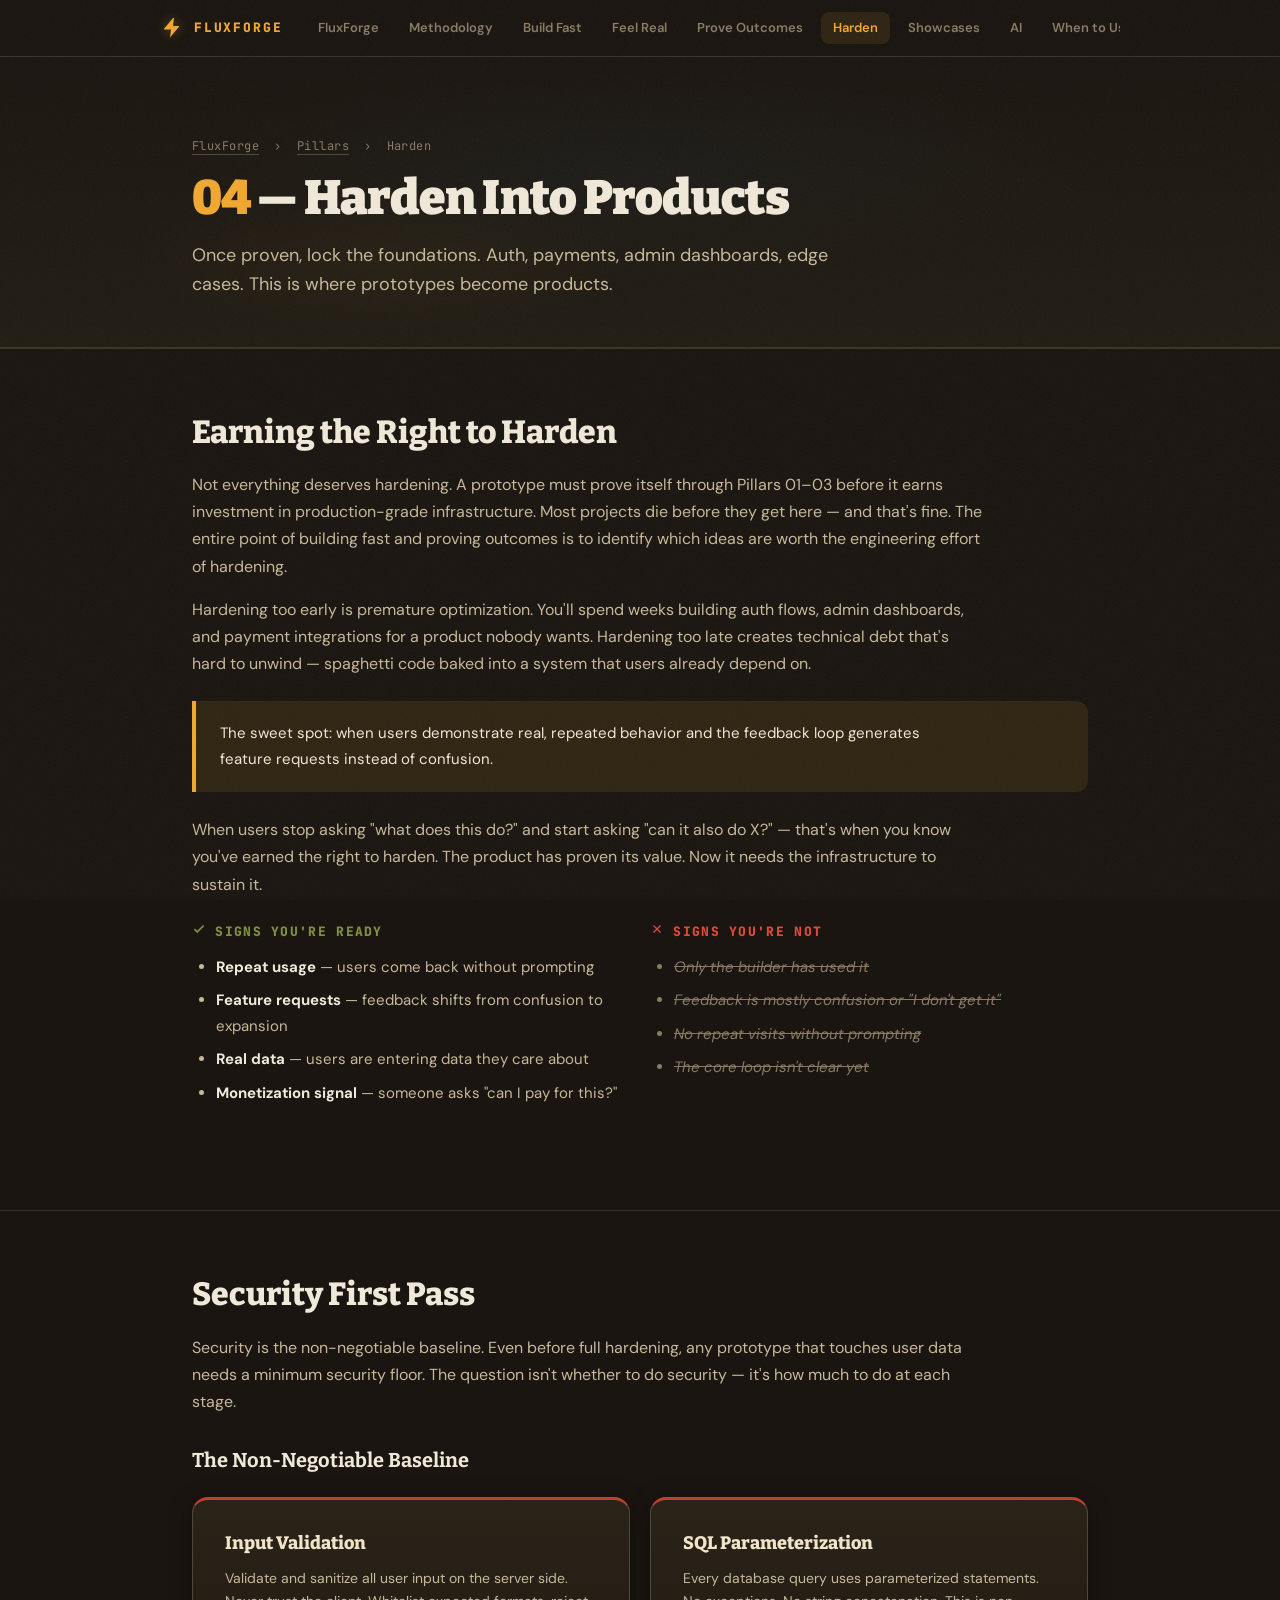
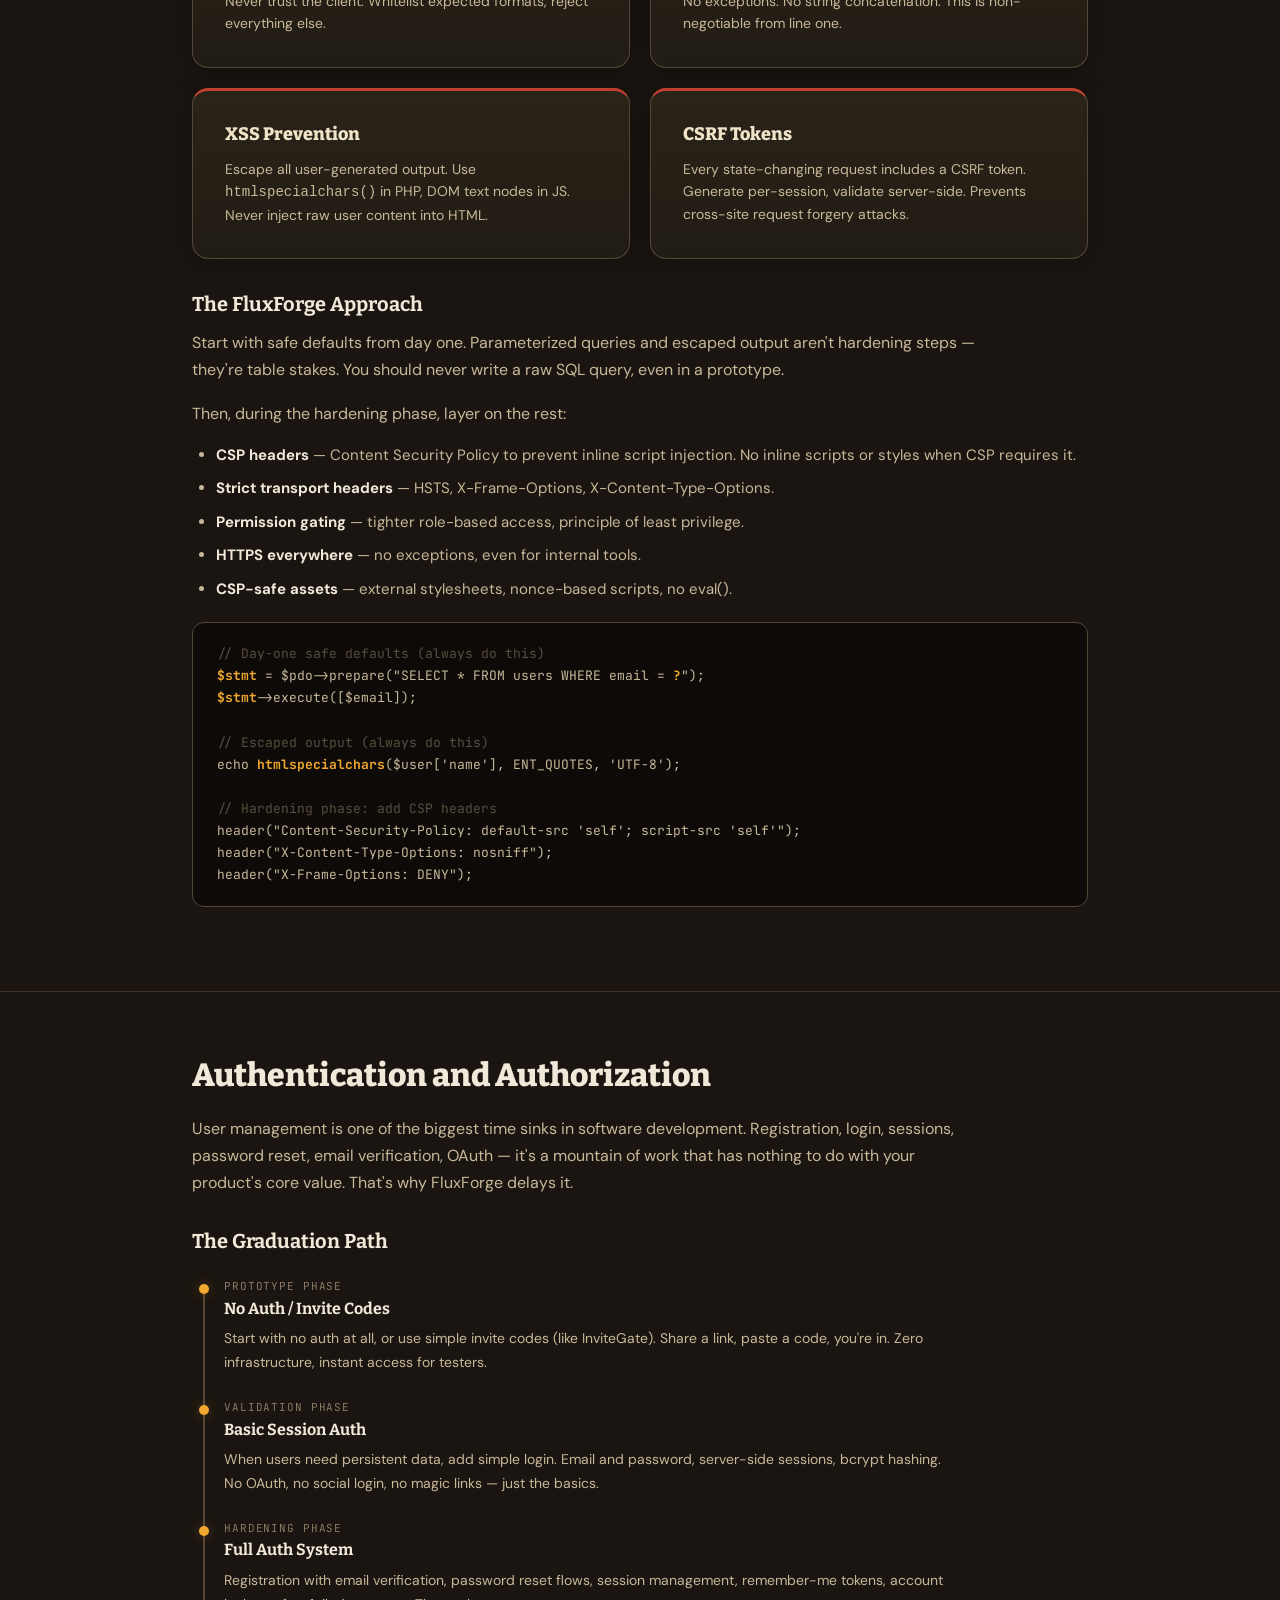
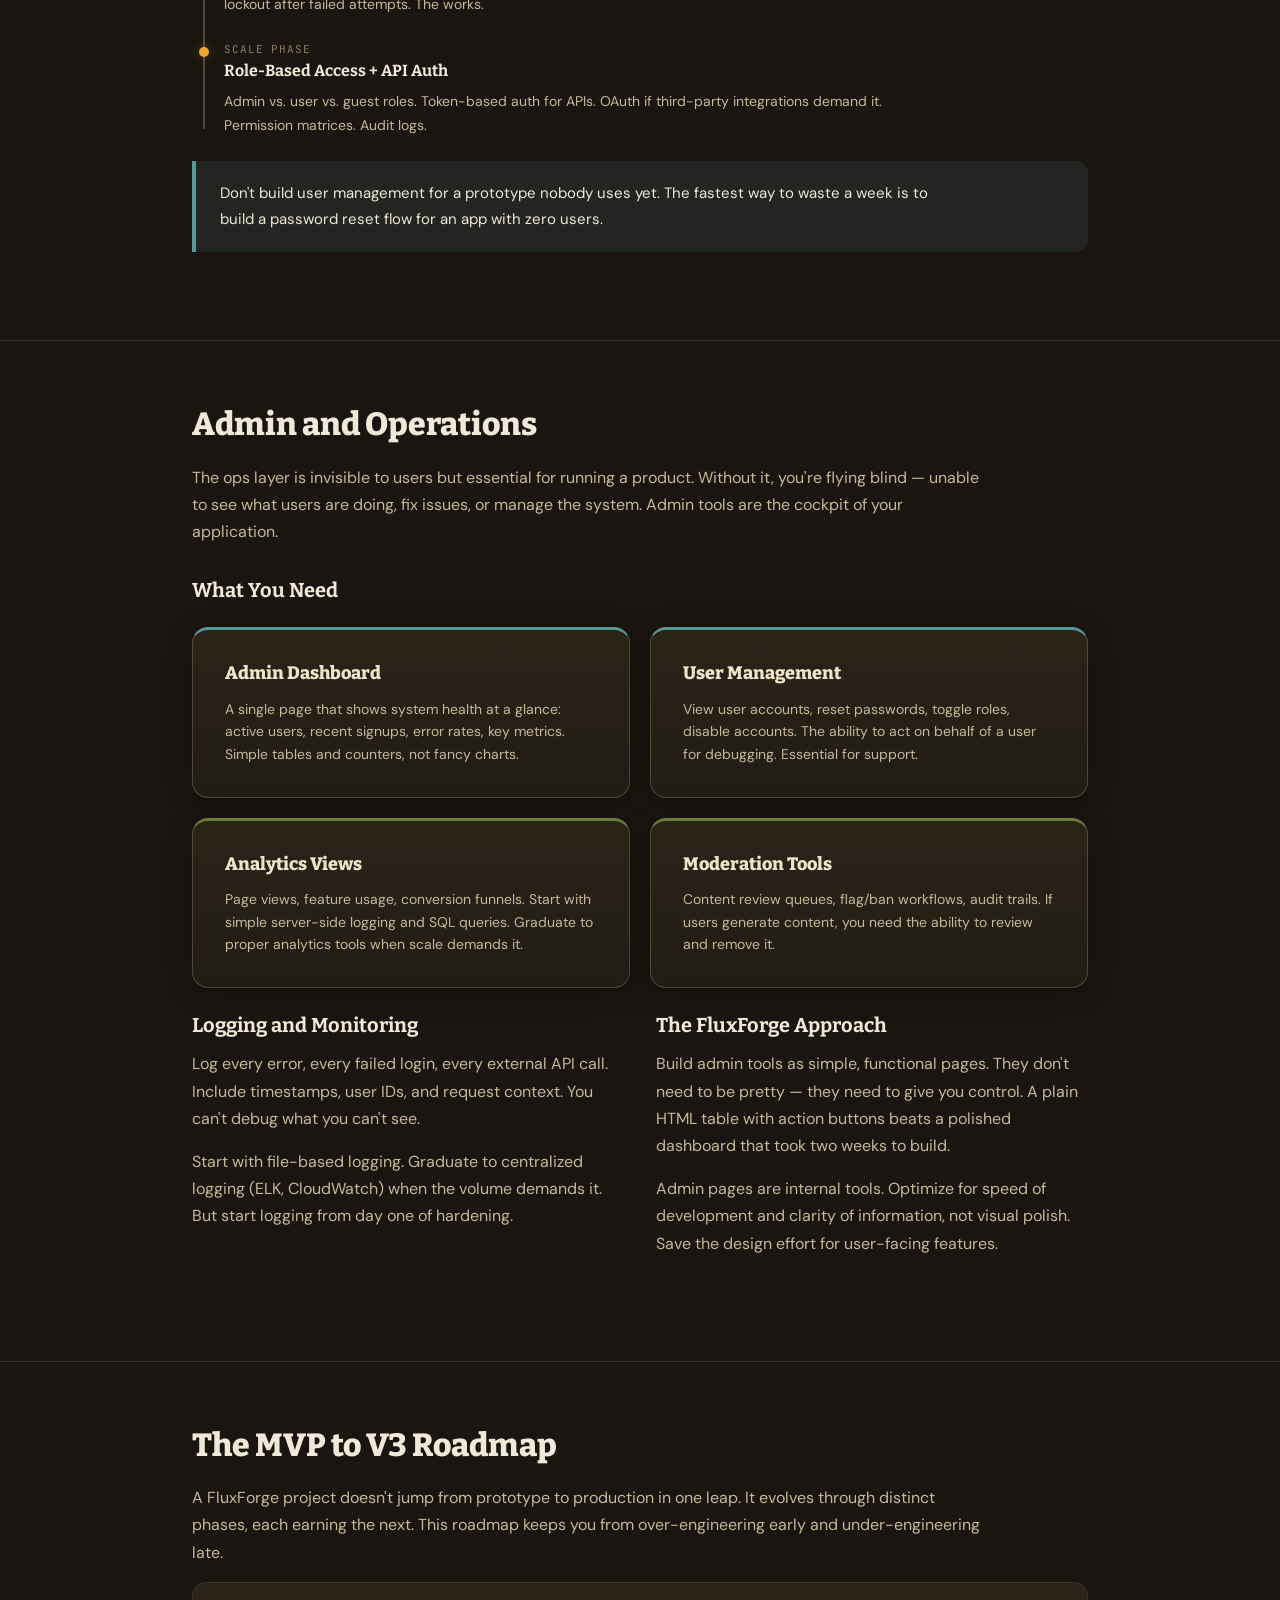
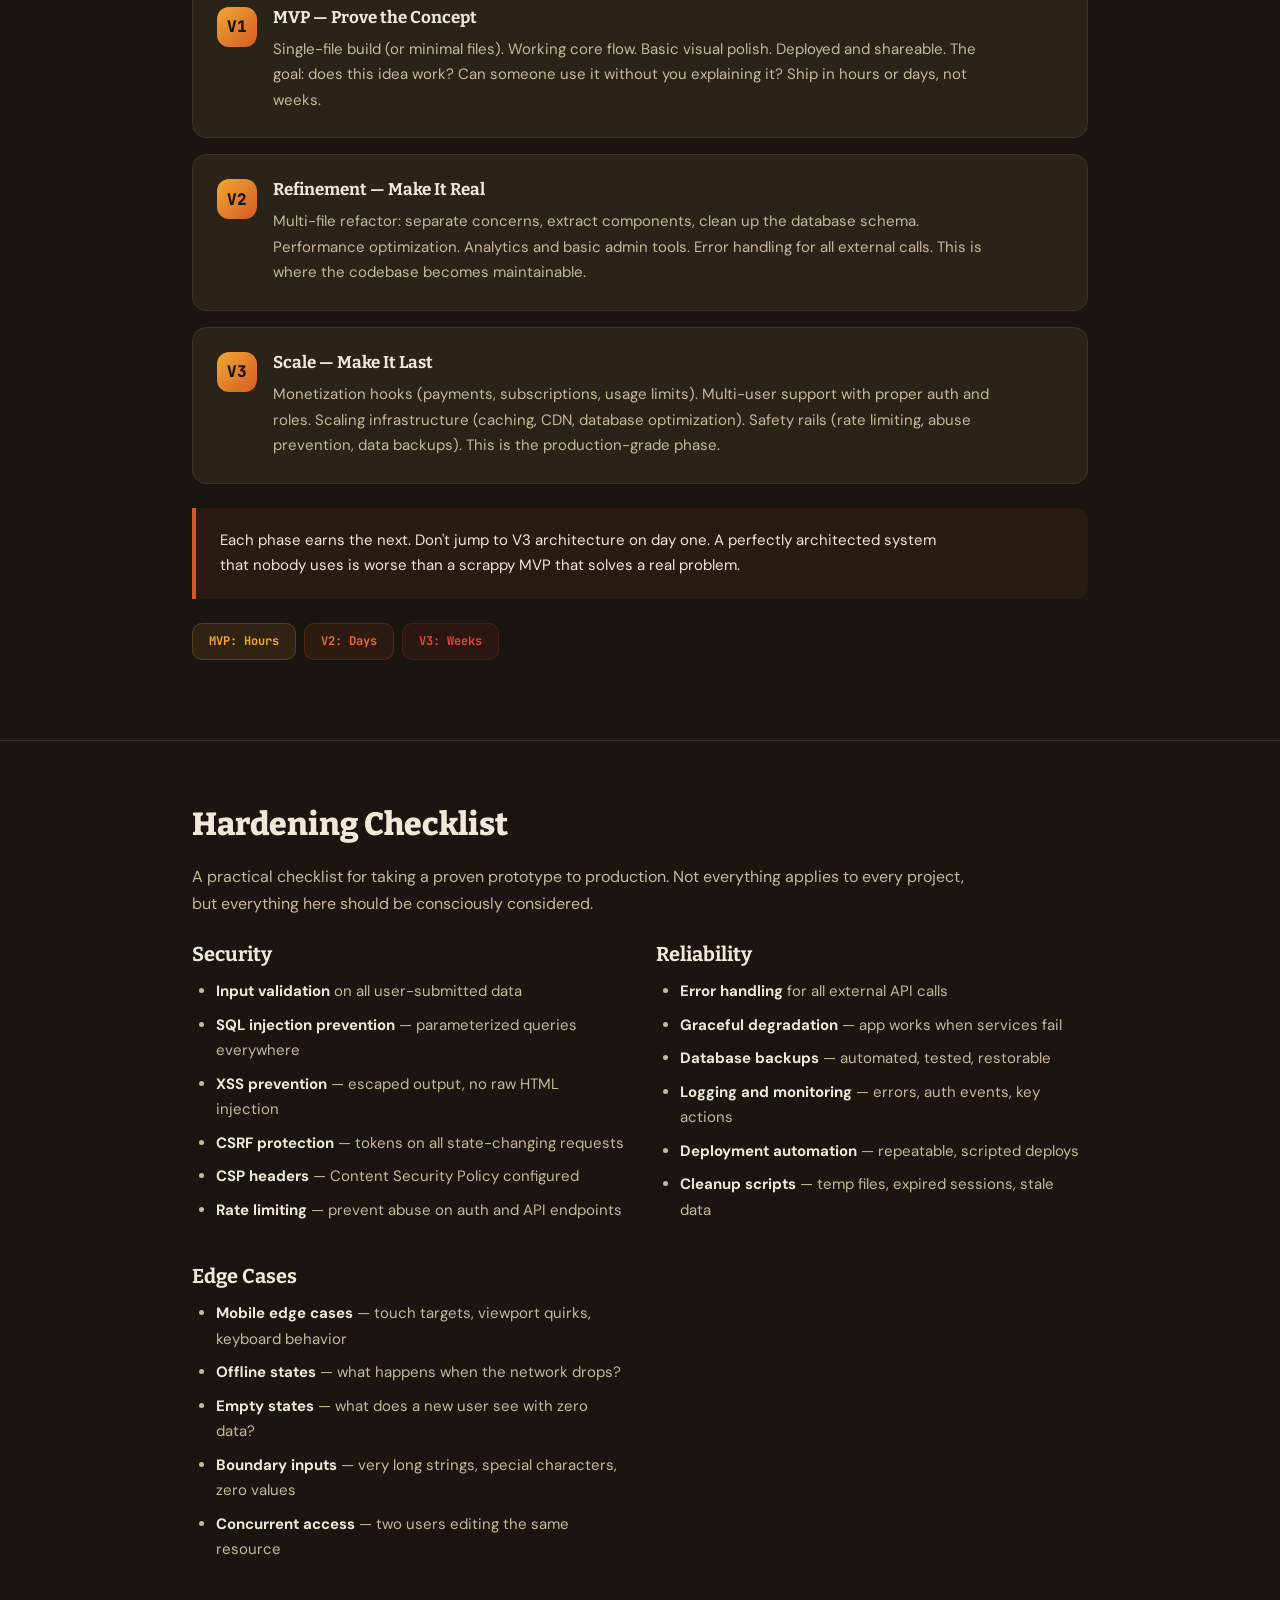
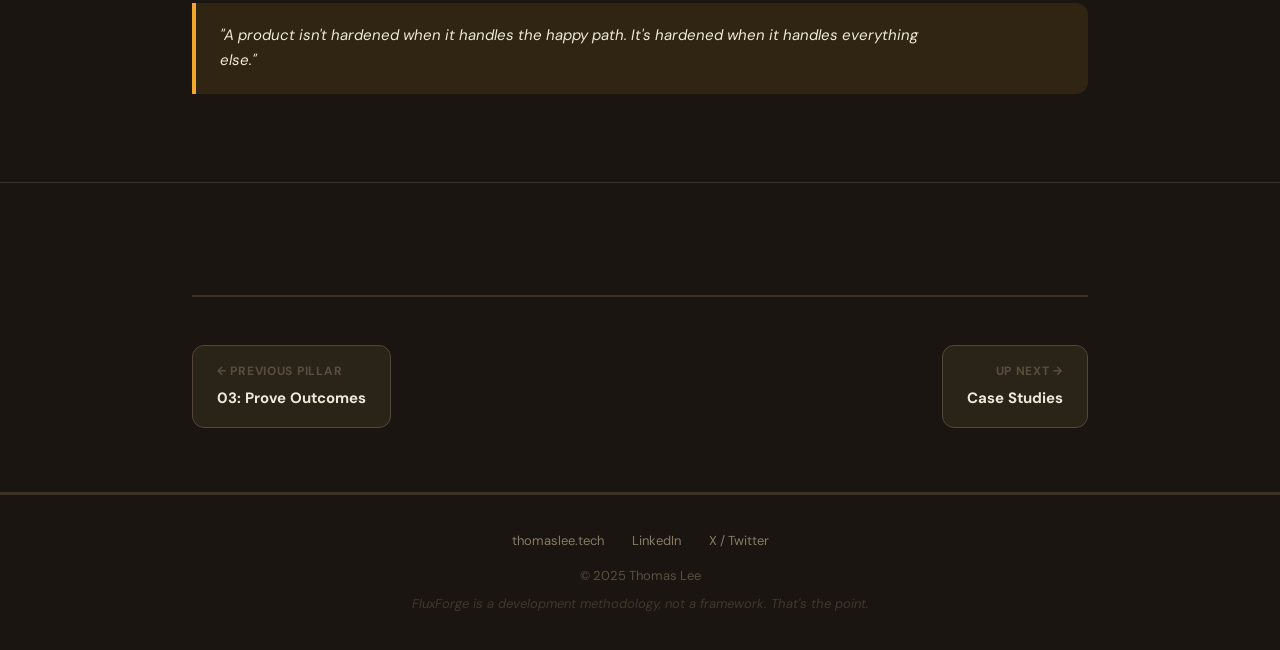
<file: harden.html>
<!DOCTYPE html>
<html lang="en">
<head>
<meta charset="UTF-8">
<meta name="viewport" content="width=device-width, initial-scale=1.0">
<title>Pillar 04: Harden Into Products — FluxForge</title>
<meta name="description" content="Once proven, lock the foundations. Auth, payments, admin dashboards, edge cases. This is where prototypes become products.">
<meta property="og:title" content="Pillar 04: Harden Into Products — FluxForge">
<meta property="og:description" content="Once proven, lock the foundations. Auth, payments, admin dashboards, edge cases. This is where prototypes become products.">
<link rel="icon" type="image/svg+xml" href="data:image/svg+xml,%3Csvg xmlns='http://www.w3.org/2000/svg' viewBox='0 0 24 24' fill='none'%3E%3Cpath d='M13 2L4.09 12.63c-.28.34-.04.87.42.87H11l-1 8 8.91-10.63c.28-.34.04-.87-.42-.87H13l1-8z' fill='%23f0a830'/%3E%3C/svg%3E">
<link rel="preconnect" href="https://fonts.googleapis.com">
<link href="https://fonts.googleapis.com/css2?family=Bitter:wght@400;500;600;700;800;900&family=JetBrains+Mono:wght@400;500;600;700;800&family=DM+Sans:opsz,wght@9..40,300;9..40,400;9..40,500;9..40,600;9..40,700&display=swap" rel="stylesheet">
<link rel="stylesheet" href="styles.css">
</head>
<body>

<!-- ====== Navigation ====== -->
<nav class="site-nav">
  <div class="nav-inner">
    <a href="index.html" class="nav-logo">
      <div class="nav-logo-icon"><svg viewBox="0 0 24 24" fill="none"><path d="M13 2L4.09 12.63c-.28.34-.04.87.42.87H11l-1 8 8.91-10.63c.28-.34.04-.87-.42-.87H13l1-8z" fill="currentColor"/></svg></div>
      <div class="nav-logo-text">FluxForge</div>
    </a>
    <button class="nav-toggle" aria-label="Toggle navigation">
      <svg viewBox="0 0 24 24"><line x1="3" y1="6" x2="21" y2="6"/><line x1="3" y1="12" x2="21" y2="12"/><line x1="3" y1="18" x2="21" y2="18"/></svg>
    </button>
    <div class="nav-links">
      <a href="index.html">FluxForge</a>
      <a href="methodology.html">Methodology</a>
      <a href="build-fast.html">Build Fast</a>
      <a href="feel-real.html">Feel Real</a>
      <a href="prove-outcomes.html">Prove Outcomes</a>
      <a href="harden.html" class="active">Harden</a>
      <a href="case-studies.html">Showcases</a>
      <a href="ai-in-fluxforge.html">AI</a>
      <a href="when-to-use.html">When to Use</a>
      <a href="quick-start.html">Quick Start</a>
      <a href="starter-kit.html">Starter Kit</a>
      <a href="connect.html">Connect</a>
    </div>
  </div>
</nav>

<!-- ====== Page Header ====== -->
<header class="page-header">
  <div class="container">
    <div class="breadcrumb">
      <a href="index.html">FluxForge</a> &nbsp;&rsaquo;&nbsp; <a href="methodology.html">Pillars</a> &nbsp;&rsaquo;&nbsp; Harden
    </div>
    <h1><span class="accent">04</span> &mdash; Harden Into Products</h1>
    <p class="subtitle">Once proven, lock the foundations. Auth, payments, admin dashboards, edge cases. This is where prototypes become products.</p>
  </div>
</header>

<!-- ====== Earning the Right to Harden ====== -->
<section class="content-section">
  <div class="container">
    <h2 class="reveal">Earning the Right to Harden</h2>
    <p class="reveal">Not everything deserves hardening. A prototype must prove itself through Pillars 01&ndash;03 before it earns investment in production-grade infrastructure. Most projects die before they get here &mdash; and that's fine. The entire point of building fast and proving outcomes is to identify which ideas are worth the engineering effort of hardening.</p>
    <p class="reveal">Hardening too early is premature optimization. You'll spend weeks building auth flows, admin dashboards, and payment integrations for a product nobody wants. Hardening too late creates technical debt that's hard to unwind &mdash; spaghetti code baked into a system that users already depend on.</p>

    <div class="callout reveal">
      <p>The sweet spot: when users demonstrate real, repeated behavior and the feedback loop generates feature requests instead of confusion.</p>
    </div>

    <p class="reveal">When users stop asking "what does this do?" and start asking "can it also do X?" &mdash; that's when you know you've earned the right to harden. The product has proven its value. Now it needs the infrastructure to sustain it.</p>

    <div class="do-dont reveal">
      <div class="do-col">
        <h4><svg width="14" height="14" viewBox="0 0 24 24" fill="none" stroke="currentColor" stroke-width="3"><polyline points="20 6 9 17 4 12"/></svg> Signs You're Ready</h4>
        <ul>
          <li><strong>Repeat usage</strong> &mdash; users come back without prompting</li>
          <li><strong>Feature requests</strong> &mdash; feedback shifts from confusion to expansion</li>
          <li><strong>Real data</strong> &mdash; users are entering data they care about</li>
          <li><strong>Monetization signal</strong> &mdash; someone asks "can I pay for this?"</li>
        </ul>
      </div>
      <div class="dont-col">
        <h4><svg width="14" height="14" viewBox="0 0 24 24" fill="none" stroke="currentColor" stroke-width="2"><line x1="18" y1="6" x2="6" y2="18"/><line x1="6" y1="6" x2="18" y2="18"/></svg> Signs You're Not</h4>
        <ul>
          <li><span>Only the builder has used it</span></li>
          <li><span>Feedback is mostly confusion or "I don't get it"</span></li>
          <li><span>No repeat visits without prompting</span></li>
          <li><span>The core loop isn't clear yet</span></li>
        </ul>
      </div>
    </div>
  </div>
</section>

<!-- ====== Security First Pass ====== -->
<section class="content-section">
  <div class="container">
    <h2 class="reveal">Security First Pass</h2>
    <p class="reveal">Security is the non-negotiable baseline. Even before full hardening, any prototype that touches user data needs a minimum security floor. The question isn't whether to do security &mdash; it's how much to do at each stage.</p>

    <h3 class="reveal">The Non-Negotiable Baseline</h3>
    <div class="card-grid reveal">
      <div class="card card-accent red">
        <h3>Input Validation</h3>
        <p>Validate and sanitize all user input on the server side. Never trust the client. Whitelist expected formats, reject everything else.</p>
      </div>
      <div class="card card-accent red">
        <h3>SQL Parameterization</h3>
        <p>Every database query uses parameterized statements. No exceptions. No string concatenation. This is non-negotiable from line one.</p>
      </div>
      <div class="card card-accent red">
        <h3>XSS Prevention</h3>
        <p>Escape all user-generated output. Use <code>htmlspecialchars()</code> in PHP, DOM text nodes in JS. Never inject raw user content into HTML.</p>
      </div>
      <div class="card card-accent red">
        <h3>CSRF Tokens</h3>
        <p>Every state-changing request includes a CSRF token. Generate per-session, validate server-side. Prevents cross-site request forgery attacks.</p>
      </div>
    </div>

    <h3 class="reveal">The FluxForge Approach</h3>
    <p class="reveal">Start with safe defaults from day one. Parameterized queries and escaped output aren't hardening steps &mdash; they're table stakes. You should never write a raw SQL query, even in a prototype.</p>
    <p class="reveal">Then, during the hardening phase, layer on the rest:</p>
    <ul class="reveal">
      <li><strong>CSP headers</strong> &mdash; Content Security Policy to prevent inline script injection. No inline scripts or styles when CSP requires it.</li>
      <li><strong>Strict transport headers</strong> &mdash; HSTS, X-Frame-Options, X-Content-Type-Options.</li>
      <li><strong>Permission gating</strong> &mdash; tighter role-based access, principle of least privilege.</li>
      <li><strong>HTTPS everywhere</strong> &mdash; no exceptions, even for internal tools.</li>
      <li><strong>CSP-safe assets</strong> &mdash; external stylesheets, nonce-based scripts, no eval().</li>
    </ul>

    <div class="code-block reveal">
      <button class="code-copy" onclick="this.textContent='Copied!';this.classList.add('copied');navigator.clipboard.writeText(this.parentElement.textContent.replace('Copy','').replace('Copied!',''));setTimeout(()=>{this.textContent='Copy';this.classList.remove('copied')},2000)"><svg viewBox="0 0 24 24" fill="none" stroke="currentColor" stroke-width="2" width="14" height="14"><rect x="9" y="9" width="13" height="13" rx="2"/><path d="M5 15H4a2 2 0 0 1-2-2V4a2 2 0 0 1 2-2h9a2 2 0 0 1 2 2v1"/></svg> Copy</button>
      <span class="comment">// Day-one safe defaults (always do this)</span><br>
      <span class="highlight">$stmt</span> = $pdo-&gt;prepare("SELECT * FROM users WHERE email = <span class="highlight">?</span>");<br>
      <span class="highlight">$stmt</span>-&gt;execute([$email]);<br>
      <br>
      <span class="comment">// Escaped output (always do this)</span><br>
      echo <span class="highlight">htmlspecialchars</span>($user['name'], ENT_QUOTES, 'UTF-8');<br>
      <br>
      <span class="comment">// Hardening phase: add CSP headers</span><br>
      header("Content-Security-Policy: default-src 'self'; script-src 'self'");<br>
      header("X-Content-Type-Options: nosniff");<br>
      header("X-Frame-Options: DENY");
    </div>
  </div>
</section>

<!-- ====== Authentication and Authorization ====== -->
<section class="content-section">
  <div class="container">
    <h2 class="reveal">Authentication and Authorization</h2>
    <p class="reveal">User management is one of the biggest time sinks in software development. Registration, login, sessions, password reset, email verification, OAuth &mdash; it's a mountain of work that has nothing to do with your product's core value. That's why FluxForge delays it.</p>

    <h3 class="reveal">The Graduation Path</h3>
    <div class="timeline reveal">
      <div class="timeline-item">
        <div class="time">Prototype Phase</div>
        <h4>No Auth / Invite Codes</h4>
        <p>Start with no auth at all, or use simple invite codes (like InviteGate). Share a link, paste a code, you're in. Zero infrastructure, instant access for testers.</p>
      </div>
      <div class="timeline-item">
        <div class="time">Validation Phase</div>
        <h4>Basic Session Auth</h4>
        <p>When users need persistent data, add simple login. Email and password, server-side sessions, bcrypt hashing. No OAuth, no social login, no magic links &mdash; just the basics.</p>
      </div>
      <div class="timeline-item">
        <div class="time">Hardening Phase</div>
        <h4>Full Auth System</h4>
        <p>Registration with email verification, password reset flows, session management, remember-me tokens, account lockout after failed attempts. The works.</p>
      </div>
      <div class="timeline-item">
        <div class="time">Scale Phase</div>
        <h4>Role-Based Access + API Auth</h4>
        <p>Admin vs. user vs. guest roles. Token-based auth for APIs. OAuth if third-party integrations demand it. Permission matrices. Audit logs.</p>
      </div>
    </div>

    <div class="callout teal reveal">
      <p>Don't build user management for a prototype nobody uses yet. The fastest way to waste a week is to build a password reset flow for an app with zero users.</p>
    </div>
  </div>
</section>

<!-- ====== Admin and Operations ====== -->
<section class="content-section">
  <div class="container">
    <h2 class="reveal">Admin and Operations</h2>
    <p class="reveal">The ops layer is invisible to users but essential for running a product. Without it, you're flying blind &mdash; unable to see what users are doing, fix issues, or manage the system. Admin tools are the cockpit of your application.</p>

    <h3 class="reveal">What You Need</h3>
    <div class="card-grid reveal">
      <div class="card card-accent teal">
        <h3>Admin Dashboard</h3>
        <p>A single page that shows system health at a glance: active users, recent signups, error rates, key metrics. Simple tables and counters, not fancy charts.</p>
      </div>
      <div class="card card-accent teal">
        <h3>User Management</h3>
        <p>View user accounts, reset passwords, toggle roles, disable accounts. The ability to act on behalf of a user for debugging. Essential for support.</p>
      </div>
      <div class="card card-accent olive">
        <h3>Analytics Views</h3>
        <p>Page views, feature usage, conversion funnels. Start with simple server-side logging and SQL queries. Graduate to proper analytics tools when scale demands it.</p>
      </div>
      <div class="card card-accent olive">
        <h3>Moderation Tools</h3>
        <p>Content review queues, flag/ban workflows, audit trails. If users generate content, you need the ability to review and remove it.</p>
      </div>
    </div>

    <div class="two-col reveal">
      <div>
        <h3>Logging and Monitoring</h3>
        <p>Log every error, every failed login, every external API call. Include timestamps, user IDs, and request context. You can't debug what you can't see.</p>
        <p>Start with file-based logging. Graduate to centralized logging (ELK, CloudWatch) when the volume demands it. But start logging from day one of hardening.</p>
      </div>
      <div>
        <h3>The FluxForge Approach</h3>
        <p>Build admin tools as simple, functional pages. They don't need to be pretty &mdash; they need to give you control. A plain HTML table with action buttons beats a polished dashboard that took two weeks to build.</p>
        <p>Admin pages are internal tools. Optimize for speed of development and clarity of information, not visual polish. Save the design effort for user-facing features.</p>
      </div>
    </div>
  </div>
</section>

<!-- ====== The MVP to V3 Roadmap ====== -->
<section class="content-section">
  <div class="container">
    <h2 class="reveal">The MVP to V3 Roadmap</h2>
    <p class="reveal">A FluxForge project doesn't jump from prototype to production in one leap. It evolves through distinct phases, each earning the next. This roadmap keeps you from over-engineering early and under-engineering late.</p>

    <div class="step-card reveal">
      <div class="step-num">V1</div>
      <div class="step-content">
        <h3>MVP &mdash; Prove the Concept</h3>
        <p>Single-file build (or minimal files). Working core flow. Basic visual polish. Deployed and shareable. The goal: does this idea work? Can someone use it without you explaining it? Ship in hours or days, not weeks.</p>
      </div>
    </div>

    <div class="step-card reveal">
      <div class="step-num">V2</div>
      <div class="step-content">
        <h3>Refinement &mdash; Make It Real</h3>
        <p>Multi-file refactor: separate concerns, extract components, clean up the database schema. Performance optimization. Analytics and basic admin tools. Error handling for all external calls. This is where the codebase becomes maintainable.</p>
      </div>
    </div>

    <div class="step-card reveal">
      <div class="step-num">V3</div>
      <div class="step-content">
        <h3>Scale &mdash; Make It Last</h3>
        <p>Monetization hooks (payments, subscriptions, usage limits). Multi-user support with proper auth and roles. Scaling infrastructure (caching, CDN, database optimization). Safety rails (rate limiting, abuse prevention, data backups). This is the production-grade phase.</p>
      </div>
    </div>

    <div class="callout orange reveal">
      <p>Each phase earns the next. Don't jump to V3 architecture on day one. A perfectly architected system that nobody uses is worse than a scrappy MVP that solves a real problem.</p>
    </div>

    <div class="pill-row reveal">
      <span class="pill pill-amber">MVP: Hours</span>
      <span class="pill pill-orange">V2: Days</span>
      <span class="pill pill-red">V3: Weeks</span>
    </div>
  </div>
</section>

<!-- ====== Hardening Checklist ====== -->
<section class="content-section">
  <div class="container">
    <h2 class="reveal">Hardening Checklist</h2>
    <p class="reveal">A practical checklist for taking a proven prototype to production. Not everything applies to every project, but everything here should be consciously considered.</p>

    <div class="two-col">
      <div class="reveal">
        <h3>Security</h3>
        <ul>
          <li><strong>Input validation</strong> on all user-submitted data</li>
          <li><strong>SQL injection prevention</strong> &mdash; parameterized queries everywhere</li>
          <li><strong>XSS prevention</strong> &mdash; escaped output, no raw HTML injection</li>
          <li><strong>CSRF protection</strong> &mdash; tokens on all state-changing requests</li>
          <li><strong>CSP headers</strong> &mdash; Content Security Policy configured</li>
          <li><strong>Rate limiting</strong> &mdash; prevent abuse on auth and API endpoints</li>
        </ul>
      </div>
      <div class="reveal">
        <h3>Reliability</h3>
        <ul>
          <li><strong>Error handling</strong> for all external API calls</li>
          <li><strong>Graceful degradation</strong> &mdash; app works when services fail</li>
          <li><strong>Database backups</strong> &mdash; automated, tested, restorable</li>
          <li><strong>Logging and monitoring</strong> &mdash; errors, auth events, key actions</li>
          <li><strong>Deployment automation</strong> &mdash; repeatable, scripted deploys</li>
          <li><strong>Cleanup scripts</strong> &mdash; temp files, expired sessions, stale data</li>
        </ul>
      </div>
    </div>

    <div class="two-col">
      <div class="reveal">
        <h3>Edge Cases</h3>
        <ul>
          <li><strong>Mobile edge cases</strong> &mdash; touch targets, viewport quirks, keyboard behavior</li>
          <li><strong>Offline states</strong> &mdash; what happens when the network drops?</li>
          <li><strong>Empty states</strong> &mdash; what does a new user see with zero data?</li>
          <li><strong>Boundary inputs</strong> &mdash; very long strings, special characters, zero values</li>
          <li><strong>Concurrent access</strong> &mdash; two users editing the same resource</li>
        </ul>
      </div>
      <div class="reveal">
        <h3>Operations</h3>
        <ul>
          <li><strong>Admin dashboard</strong> &mdash; system health at a glance</li>
          <li><strong>User management</strong> &mdash; view, edit, disable accounts</li>
          <li><strong>Analytics</strong> &mdash; usage patterns, conversion metrics</li>
          <li><strong>Moderation tools</strong> &mdash; if users generate content</li>
          <li><strong>Health checks</strong> &mdash; automated uptime monitoring</li>
        </ul>
      </div>
    </div>

    <div class="callout reveal">
      <p><em>"A product isn't hardened when it handles the happy path. It's hardened when it handles everything else."</em></p>
    </div>
  </div>
</section>

<!-- ====== Pillar Navigation ====== -->
<section class="content-section">
  <div class="container">
    <div class="pillar-nav reveal">
      <a href="prove-outcomes.html">
        <span class="nav-label">&larr; Previous Pillar</span>
        <span class="nav-title">03: Prove Outcomes</span>
      </a>
      <a href="case-studies.html" class="next">
        <span class="nav-label">Up Next &rarr;</span>
        <span class="nav-title">Case Studies</span>
      </a>
    </div>
  </div>
</section>

<!-- ====== Footer ====== -->
<footer class="site-footer">
  <div class="container">
    <div class="footer-links">
      <a href="https://thomaslee.tech" target="_blank">thomaslee.tech</a>
      <a href="https://linkedin.com/in/thomas-lee-dev" target="_blank">LinkedIn</a>
      <a href="https://twitter.com/TommyLeeDev" target="_blank">X / Twitter</a>
    </div>
    <div>&copy; 2025 Thomas Lee</div>
    <div class="footer-tagline">FluxForge is a development methodology, not a framework. That's the point.</div>
  </div>
</footer>

<!-- ====== Scripts ====== -->
<script>
// Reveal animations on scroll
const reveals = document.querySelectorAll('.reveal');
const observer = new IntersectionObserver((entries) => {
  entries.forEach((e, i) => {
    if (e.isIntersecting) {
      setTimeout(() => e.target.classList.add('visible'), i * 100);
      observer.unobserve(e.target);
    }
  });
}, { threshold: 0.15 });
reveals.forEach(el => observer.observe(el));

// Mobile hamburger toggle
const toggle = document.querySelector('.nav-toggle');
const navLinks = document.querySelector('.nav-links');
toggle.addEventListener('click', () => {
  navLinks.classList.toggle('open');
});
// Close nav when a link is clicked (mobile)
navLinks.querySelectorAll('a').forEach(link => {
  link.addEventListener('click', () => {
    navLinks.classList.remove('open');
  });
});
</script>

</body>
</html>
</file>
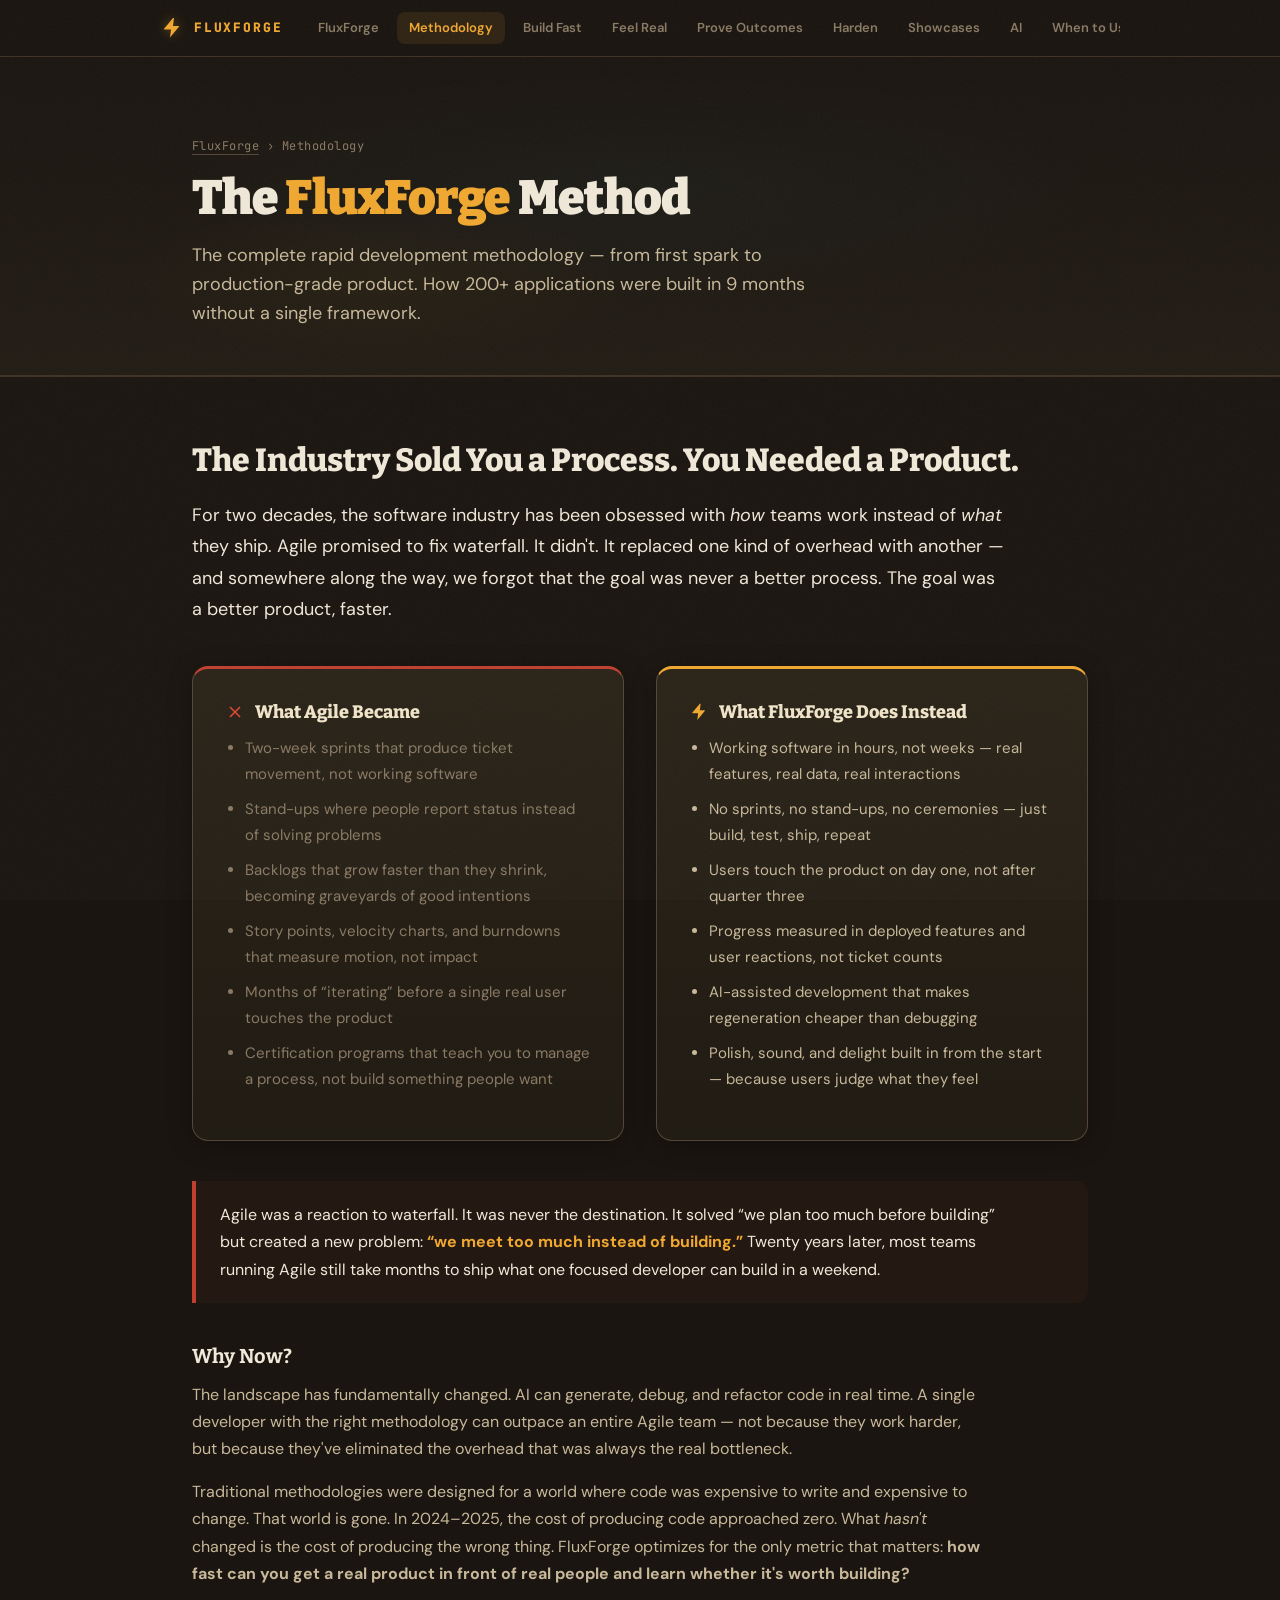
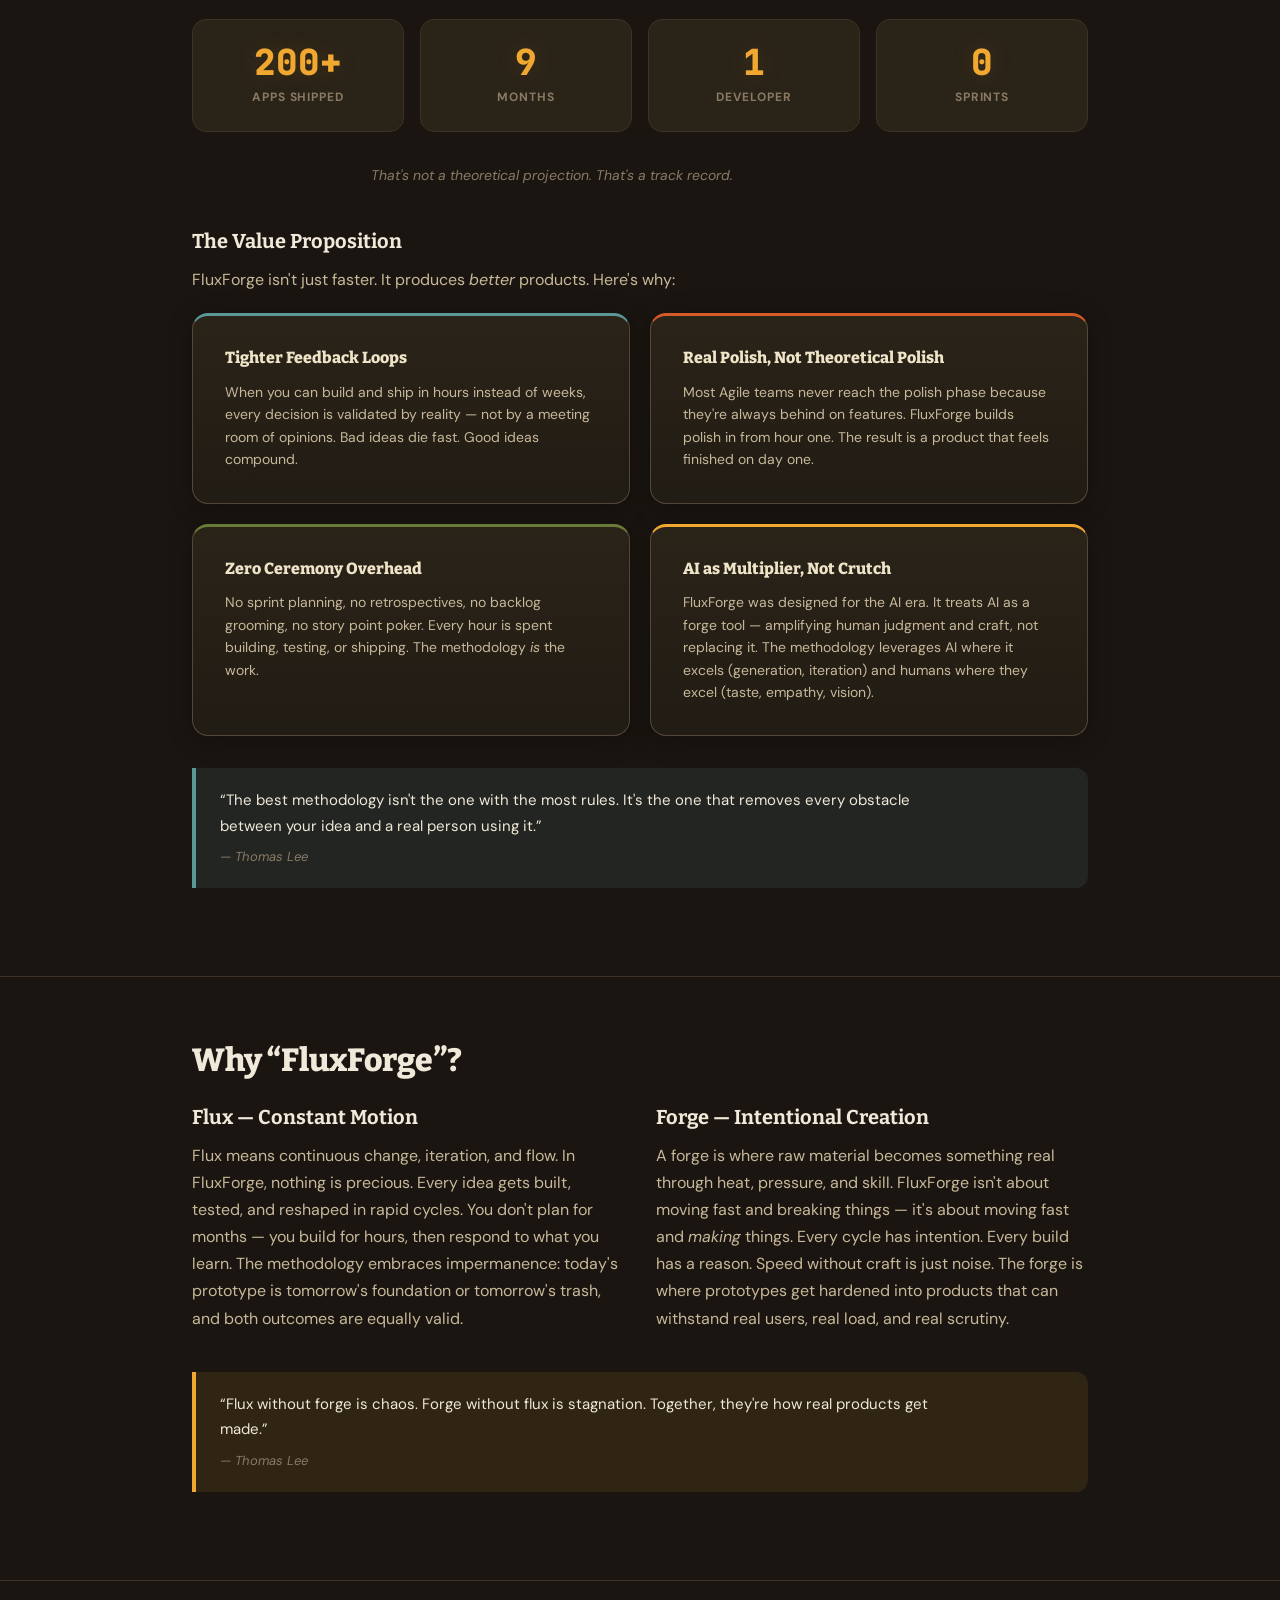
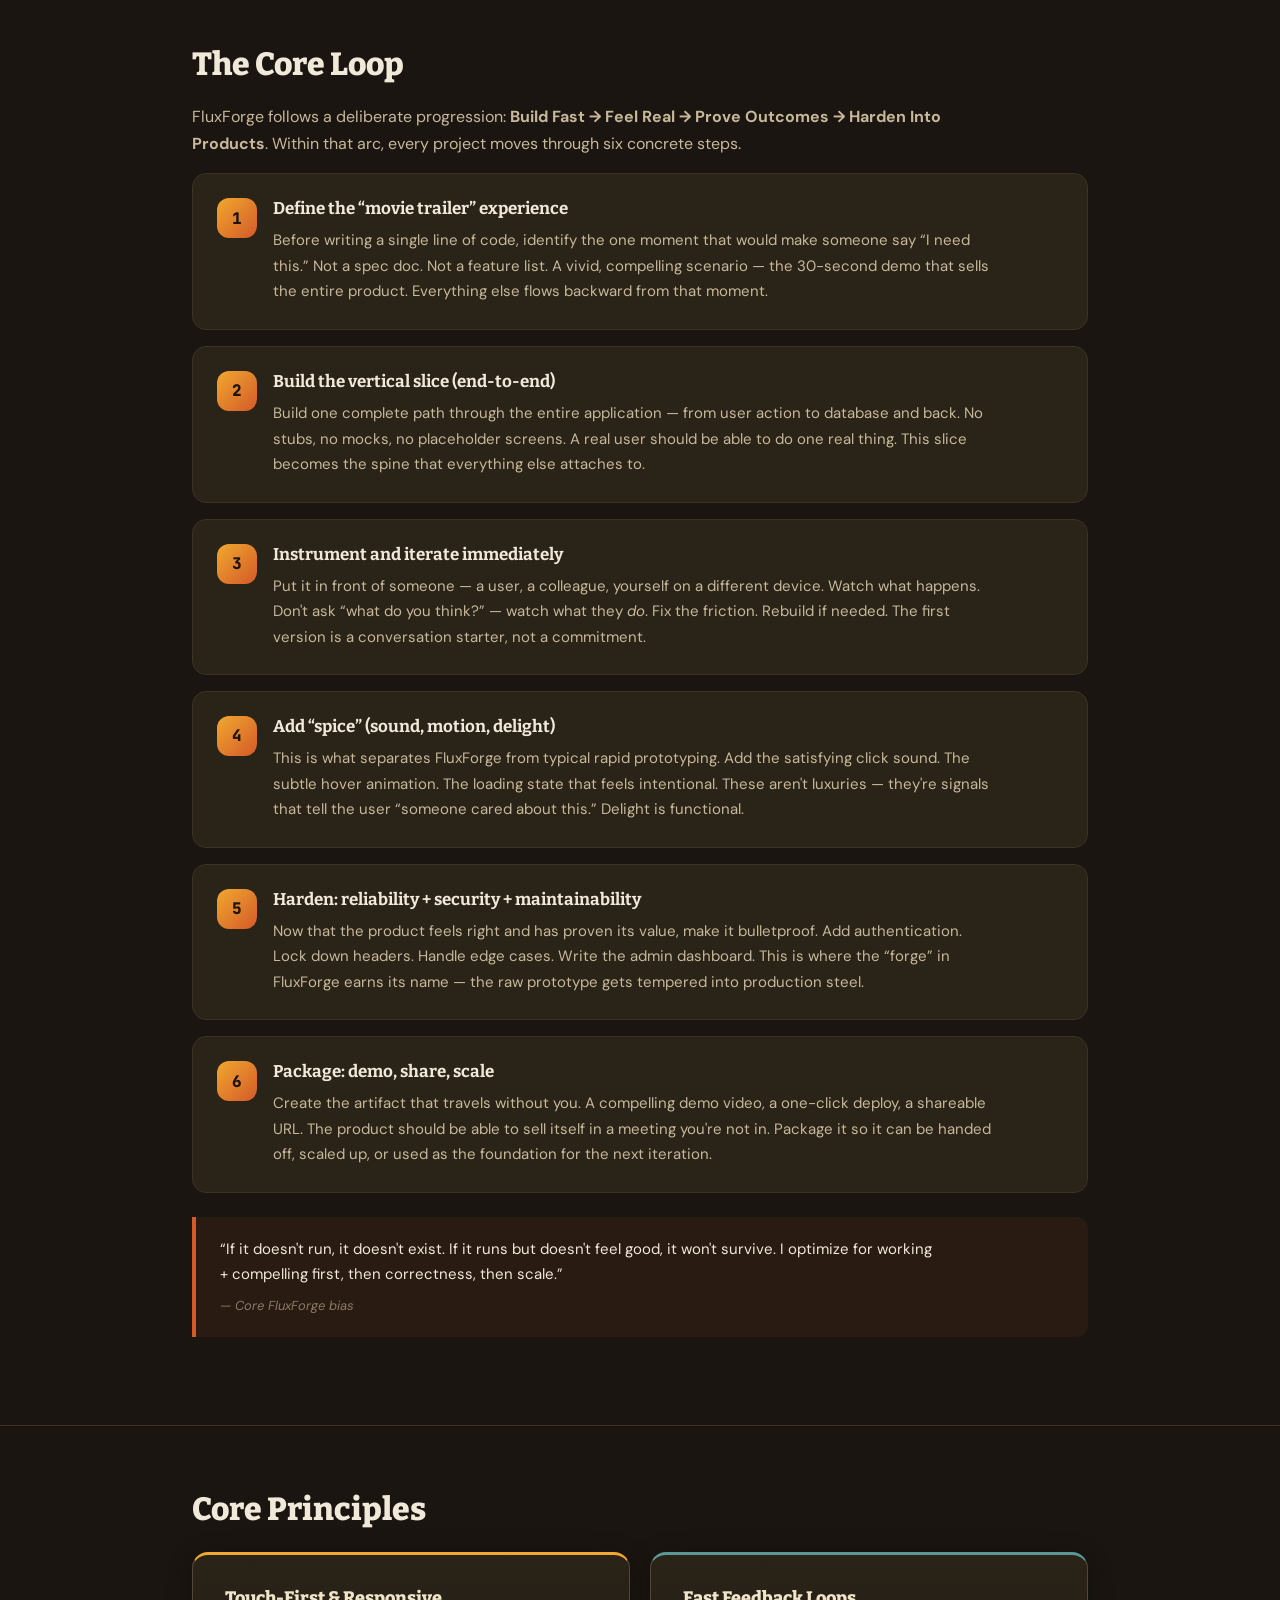
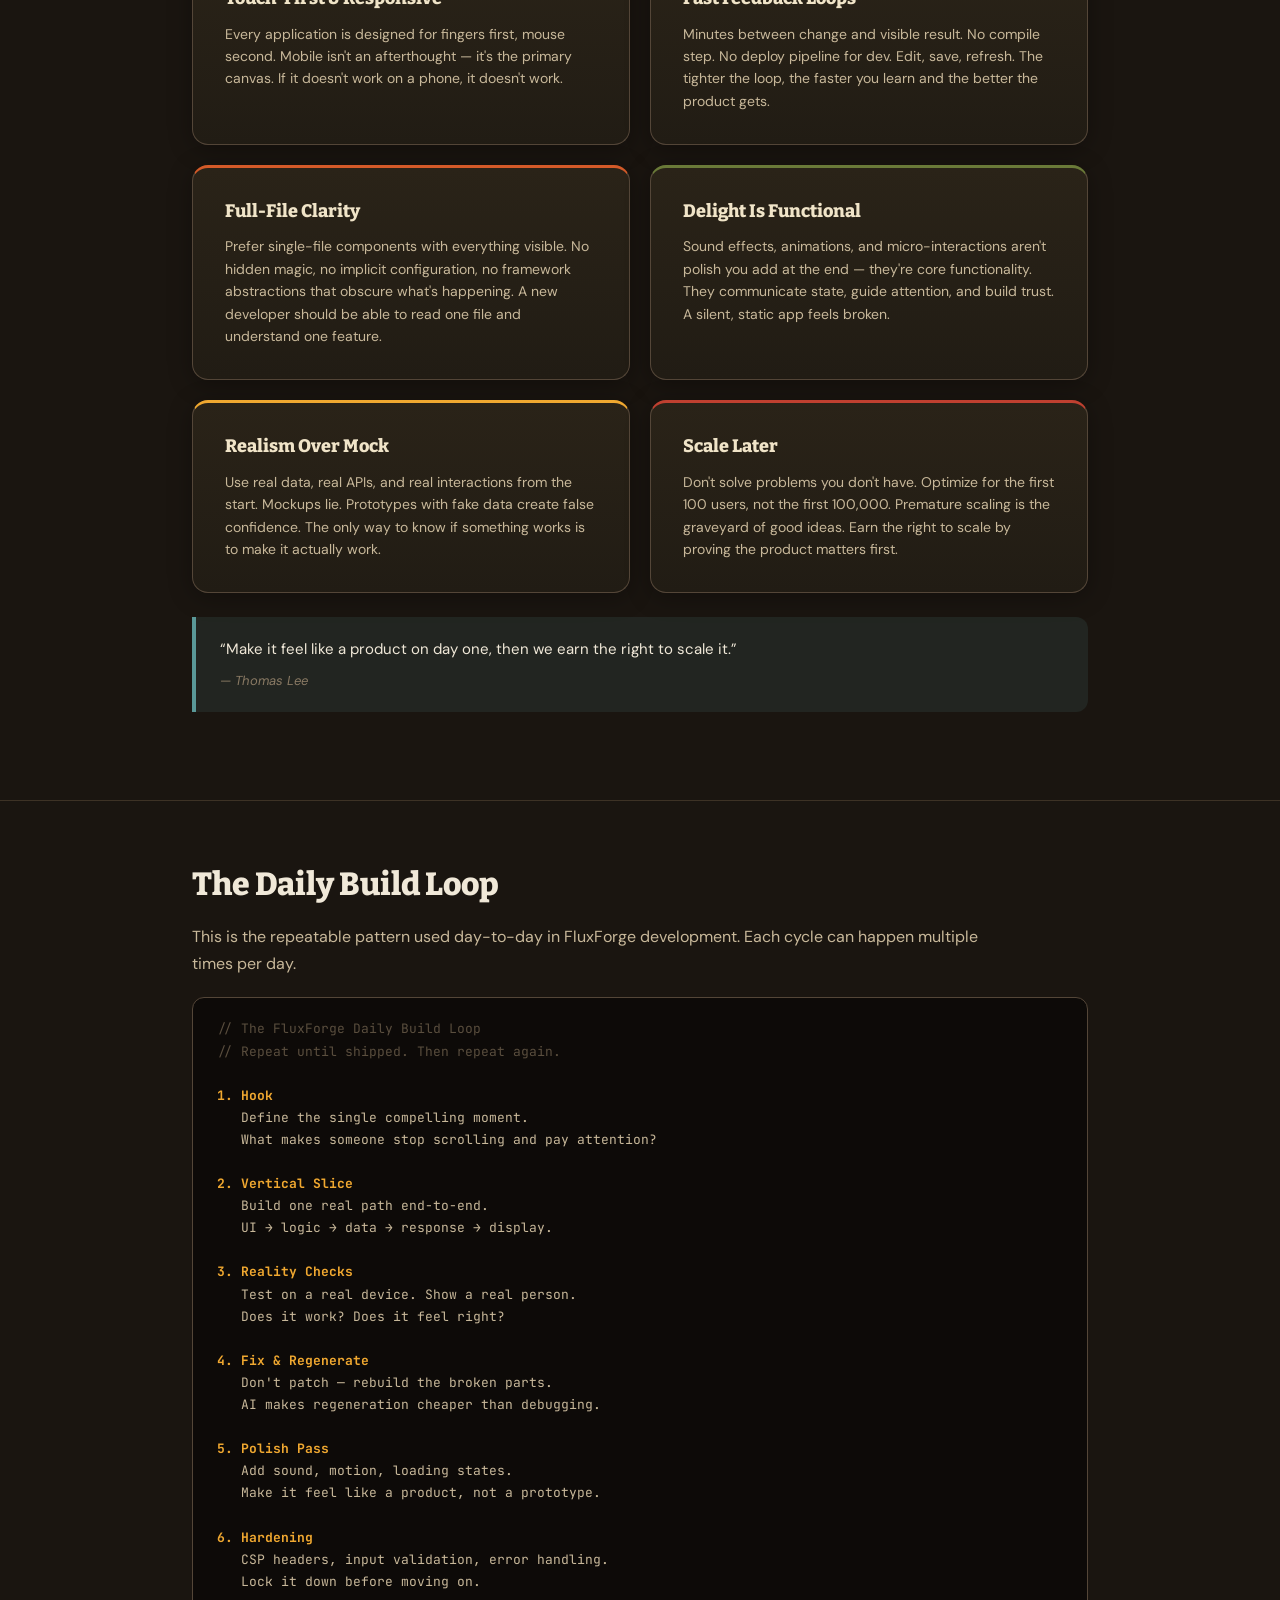
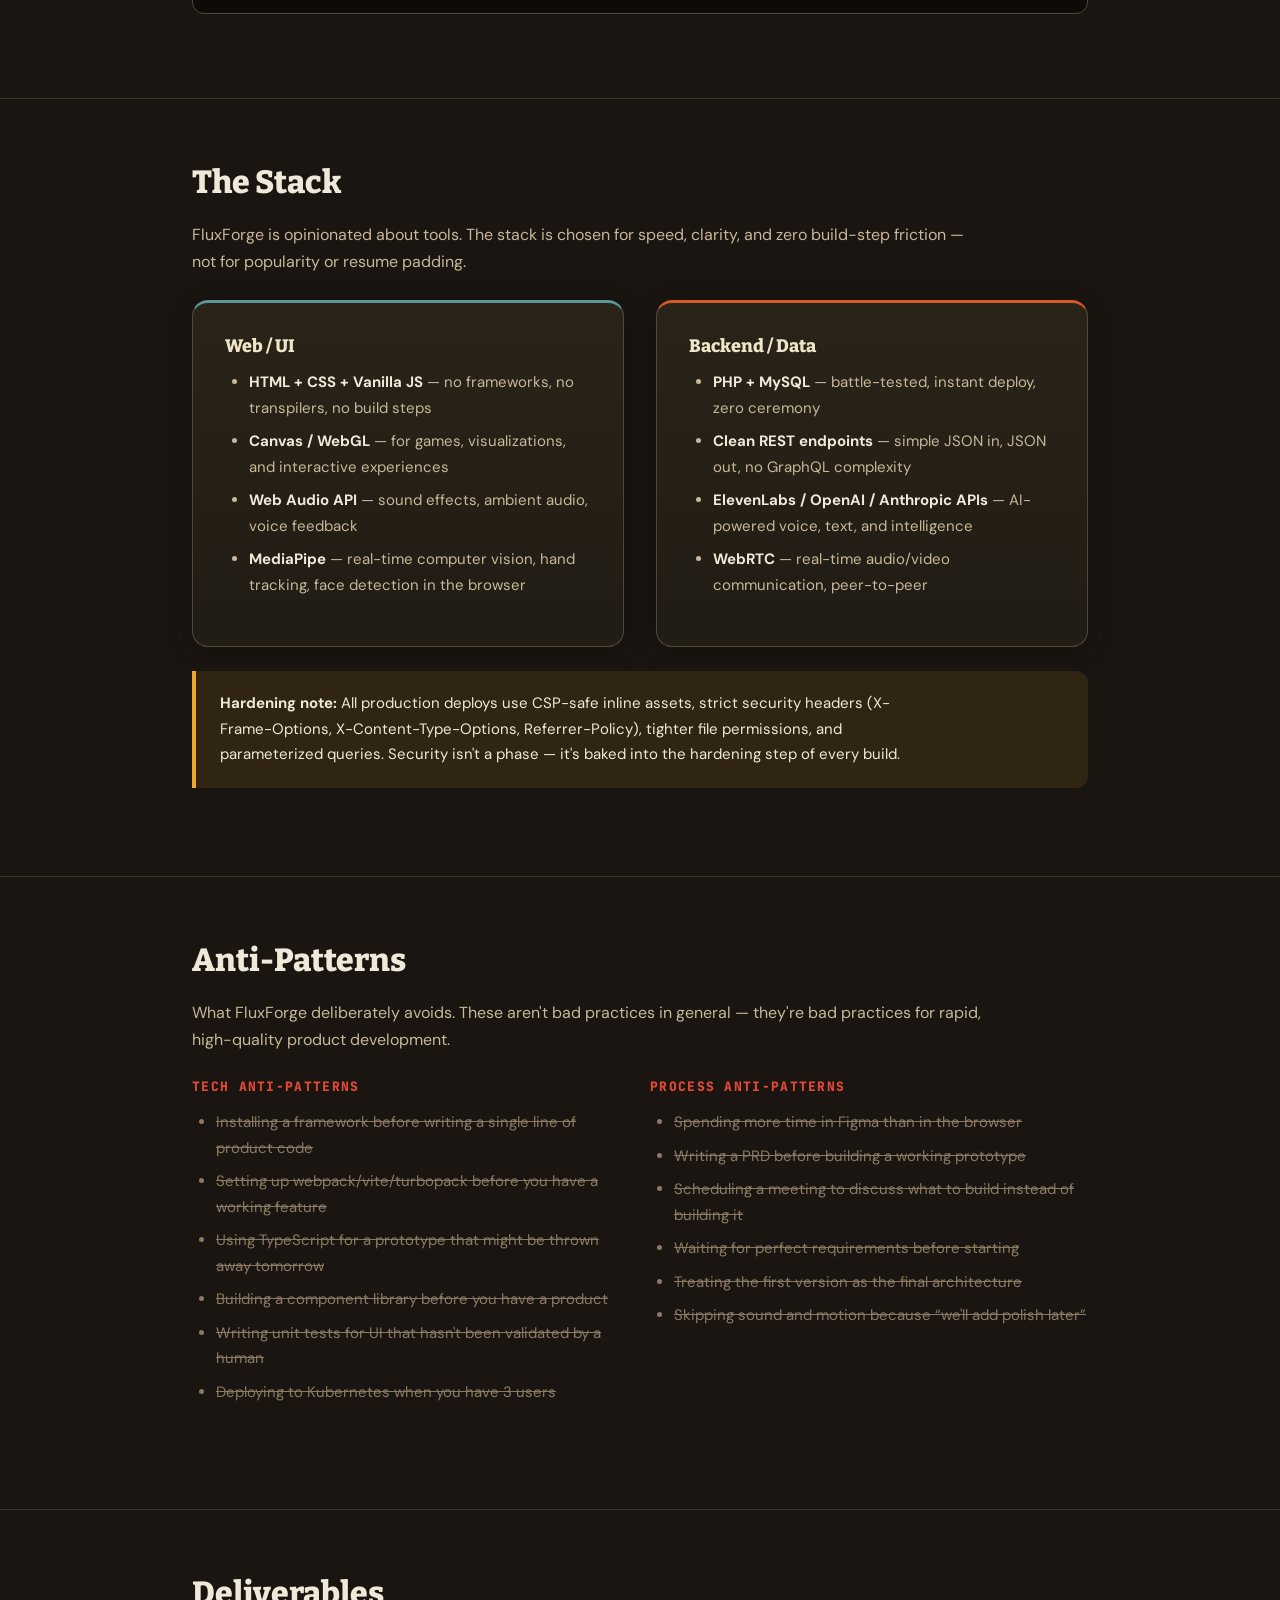
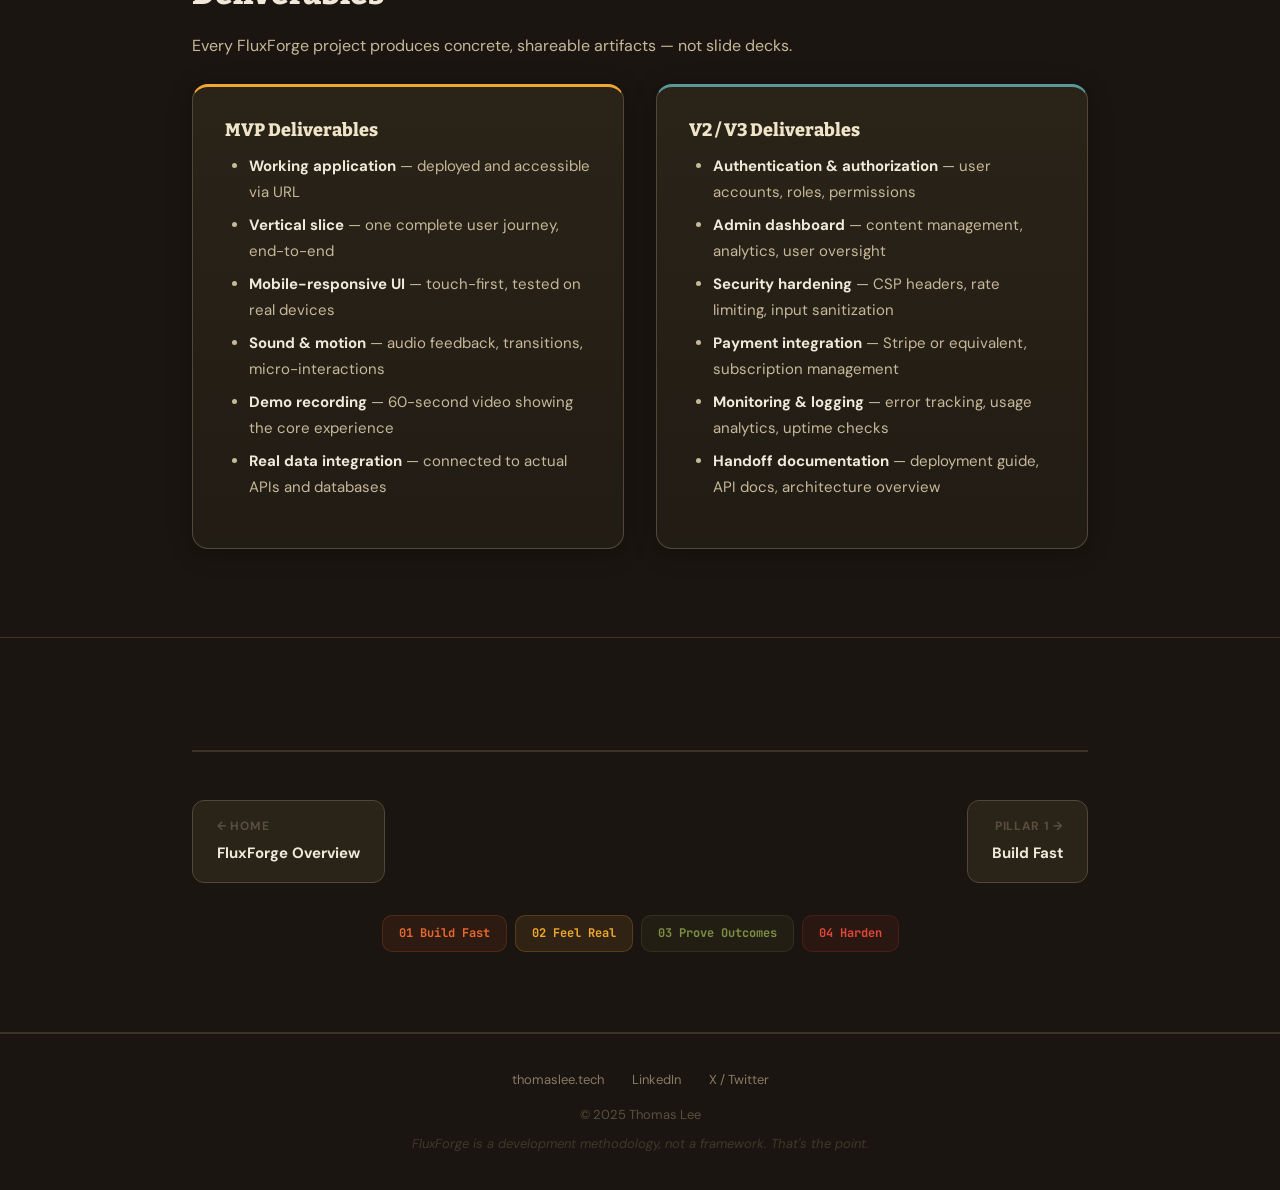
<file: methodology.html>
<!DOCTYPE html>
<html lang="en">
<head>
<meta charset="UTF-8">
<meta name="viewport" content="width=device-width, initial-scale=1.0">
<title>The FluxForge Method — Complete Methodology Overview</title>
<meta name="description" content="The complete FluxForge rapid development methodology. Build Fast, Feel Real, Prove Outcomes, Harden Into Products. By Thomas Lee.">
<link rel="icon" type="image/svg+xml" href="data:image/svg+xml,%3Csvg xmlns='http://www.w3.org/2000/svg' viewBox='0 0 24 24' fill='none'%3E%3Cpath d='M13 2L4.09 12.63c-.28.34-.04.87.42.87H11l-1 8 8.91-10.63c.28-.34.04-.87-.42-.87H13l1-8z' fill='%23f0a830'/%3E%3C/svg%3E">
<link rel="preconnect" href="https://fonts.googleapis.com">
<link href="https://fonts.googleapis.com/css2?family=Bitter:wght@400;500;600;700;800;900&family=JetBrains+Mono:wght@400;500;600;700;800&family=DM+Sans:opsz,wght@9..40,300;9..40,400;9..40,500;9..40,600;9..40,700&display=swap" rel="stylesheet">
<link rel="stylesheet" href="styles.css">
</head>
<body>

<!-- ============ Site Navigation ============ -->
<nav class="site-nav">
  <div class="nav-inner">
    <a href="index.html" class="nav-logo">
      <div class="nav-logo-icon"><svg viewBox="0 0 24 24" fill="none"><path d="M13 2L4.09 12.63c-.28.34-.04.87.42.87H11l-1 8 8.91-10.63c.28-.34.04-.87-.42-.87H13l1-8z" fill="currentColor"/></svg></div>
      <div class="nav-logo-text">FluxForge</div>
    </a>
    <button class="nav-toggle" aria-label="Toggle navigation">
      <svg viewBox="0 0 24 24"><line x1="3" y1="6" x2="21" y2="6"/><line x1="3" y1="12" x2="21" y2="12"/><line x1="3" y1="18" x2="21" y2="18"/></svg>
    </button>
    <div class="nav-links">
      <a href="index.html">FluxForge</a>
      <a href="methodology.html" class="active">Methodology</a>
      <a href="build-fast.html">Build Fast</a>
      <a href="feel-real.html">Feel Real</a>
      <a href="prove-outcomes.html">Prove Outcomes</a>
      <a href="harden.html">Harden</a>
      <a href="case-studies.html">Showcases</a>
      <a href="ai-in-fluxforge.html">AI</a>
      <a href="when-to-use.html">When to Use</a>
      <a href="quick-start.html">Quick Start</a>
      <a href="starter-kit.html">Starter Kit</a>
      <a href="connect.html">Connect</a>
    </div>
  </div>
</nav>

<!-- ============ Page Header ============ -->
<header class="page-header">
  <div class="container">
    <div class="breadcrumb"><a href="index.html">FluxForge</a> &rsaquo; Methodology</div>
    <h1>The <span class="accent">FluxForge</span> Method</h1>
    <p class="subtitle">The complete rapid development methodology &mdash; from first spark to production-grade product. How 200+ applications were built in 9 months without a single framework.</p>
  </div>
</header>

<!-- ============ The Problem ============ -->
<section class="content-section manifesto-section">
  <div class="container">
    <h2 class="reveal">The Industry Sold You a Process. You Needed a Product.</h2>

    <p class="reveal" style="font-size: 18px; color: var(--text); line-height: 1.75; max-width: 68ch;">
      For two decades, the software industry has been obsessed with <em>how</em> teams work instead of <em>what</em> they ship. Agile promised to fix waterfall. It didn't. It replaced one kind of overhead with another &mdash; and somewhere along the way, we forgot that the goal was never a better process. The goal was a better product, faster.
    </p>

    <div class="two-col" style="margin: 40px 0;">
      <div class="card card-accent red reveal">
        <h3 style="display: flex; align-items: center; gap: 10px;">
          <span class="icon icon-md icon-red"><svg viewBox="0 0 24 24" fill="none" stroke="currentColor" stroke-width="2"><line x1="18" y1="6" x2="6" y2="18"/><line x1="6" y1="6" x2="18" y2="18"/></svg></span>
          What Agile Became
        </h3>
        <ul style="margin-top: 12px; padding-left: 20px;">
          <li style="color: var(--text3); margin-bottom: 10px;">Two-week sprints that produce ticket movement, not working software</li>
          <li style="color: var(--text3); margin-bottom: 10px;">Stand-ups where people report status instead of solving problems</li>
          <li style="color: var(--text3); margin-bottom: 10px;">Backlogs that grow faster than they shrink, becoming graveyards of good intentions</li>
          <li style="color: var(--text3); margin-bottom: 10px;">Story points, velocity charts, and burndowns that measure motion, not impact</li>
          <li style="color: var(--text3); margin-bottom: 10px;">Months of &ldquo;iterating&rdquo; before a single real user touches the product</li>
          <li style="color: var(--text3); margin-bottom: 0;">Certification programs that teach you to manage a process, not build something people want</li>
        </ul>
      </div>

      <div class="card card-accent reveal" style="border-top-color: var(--amber);">
        <h3 style="display: flex; align-items: center; gap: 10px;">
          <span class="icon icon-md icon-amber"><svg viewBox="0 0 24 24" fill="none"><path d="M13 2L4.09 12.63c-.28.34-.04.87.42.87H11l-1 8 8.91-10.63c.28-.34.04-.87-.42-.87H13l1-8z" fill="currentColor"/></svg></span>
          What FluxForge Does Instead
        </h3>
        <ul style="margin-top: 12px; padding-left: 20px;">
          <li style="color: var(--text2); margin-bottom: 10px;">Working software in hours, not weeks &mdash; real features, real data, real interactions</li>
          <li style="color: var(--text2); margin-bottom: 10px;">No sprints, no stand-ups, no ceremonies &mdash; just build, test, ship, repeat</li>
          <li style="color: var(--text2); margin-bottom: 10px;">Users touch the product on day one, not after quarter three</li>
          <li style="color: var(--text2); margin-bottom: 10px;">Progress measured in deployed features and user reactions, not ticket counts</li>
          <li style="color: var(--text2); margin-bottom: 10px;">AI-assisted development that makes regeneration cheaper than debugging</li>
          <li style="color: var(--text2); margin-bottom: 0;">Polish, sound, and delight built in from the start &mdash; because users judge what they feel</li>
        </ul>
      </div>
    </div>

    <div class="callout reveal" style="border-left-color: var(--red); background: rgba(192,64,48,0.06);">
      <p style="font-size: 16px; line-height: 1.7;">Agile was a reaction to waterfall. It was never the destination. It solved &ldquo;we plan too much before building&rdquo; but created a new problem: <strong style="color: var(--amber);">&ldquo;we meet too much instead of building.&rdquo;</strong> Twenty years later, most teams running Agile still take months to ship what one focused developer can build in a weekend.</p>
    </div>

    <h3 class="reveal" style="margin-top: 40px;">Why Now?</h3>
    <p class="reveal">The landscape has fundamentally changed. AI can generate, debug, and refactor code in real time. A single developer with the right methodology can outpace an entire Agile team &mdash; not because they work harder, but because they've eliminated the overhead that was always the real bottleneck.</p>

    <p class="reveal">Traditional methodologies were designed for a world where code was expensive to write and expensive to change. That world is gone. In 2024&ndash;2025, the cost of producing code approached zero. What <em>hasn't</em> changed is the cost of producing the wrong thing. FluxForge optimizes for the only metric that matters: <strong>how fast can you get a real product in front of real people and learn whether it's worth building?</strong></p>

    <div class="stats-grid reveal" style="margin: 32px 0;">
      <div class="stat-card">
        <div class="stat-value" data-count="200" data-suffix="+">0</div>
        <div class="stat-label">Apps Shipped</div>
      </div>
      <div class="stat-card">
        <div class="stat-value" data-count="9">0</div>
        <div class="stat-label">Months</div>
      </div>
      <div class="stat-card">
        <div class="stat-value" data-count="1">0</div>
        <div class="stat-label">Developer</div>
      </div>
      <div class="stat-card">
        <div class="stat-value" data-count="0">0</div>
        <div class="stat-label">Sprints</div>
      </div>
    </div>

    <p class="reveal" style="color: var(--text3); font-size: 14px; text-align: center; font-style: italic;">That's not a theoretical projection. That's a track record.</p>

    <h3 class="reveal" style="margin-top: 40px;">The Value Proposition</h3>
    <p class="reveal">FluxForge isn't just faster. It produces <em>better</em> products. Here's why:</p>

    <div class="card-grid" style="margin-top: 20px;">
      <div class="card card-accent teal reveal">
        <h3 style="margin-top: 0; font-size: 16px;">Tighter Feedback Loops</h3>
        <p>When you can build and ship in hours instead of weeks, every decision is validated by reality &mdash; not by a meeting room of opinions. Bad ideas die fast. Good ideas compound.</p>
      </div>
      <div class="card card-accent orange reveal">
        <h3 style="margin-top: 0; font-size: 16px;">Real Polish, Not Theoretical Polish</h3>
        <p>Most Agile teams never reach the polish phase because they're always behind on features. FluxForge builds polish in from hour one. The result is a product that feels finished on day one.</p>
      </div>
      <div class="card card-accent olive reveal">
        <h3 style="margin-top: 0; font-size: 16px;">Zero Ceremony Overhead</h3>
        <p>No sprint planning, no retrospectives, no backlog grooming, no story point poker. Every hour is spent building, testing, or shipping. The methodology <em>is</em> the work.</p>
      </div>
      <div class="card card-accent reveal" style="border-top-color: var(--amber);">
        <h3 style="margin-top: 0; font-size: 16px;">AI as Multiplier, Not Crutch</h3>
        <p>FluxForge was designed for the AI era. It treats AI as a forge tool &mdash; amplifying human judgment and craft, not replacing it. The methodology leverages AI where it excels (generation, iteration) and humans where they excel (taste, empathy, vision).</p>
      </div>
    </div>

    <div class="callout teal reveal" style="margin-top: 32px;">
      <p>&ldquo;The best methodology isn't the one with the most rules. It's the one that removes every obstacle between your idea and a real person using it.&rdquo;</p>
      <div class="attribution">&mdash; Thomas Lee</div>
    </div>
  </div>
</section>

<!-- ============ Why FluxForge ============ -->
<section class="content-section">
  <div class="container">
    <h2 class="reveal">Why &ldquo;FluxForge&rdquo;?</h2>

    <div class="two-col reveal">
      <div>
        <h3 class="mt-0">Flux &mdash; Constant Motion</h3>
        <p>Flux means continuous change, iteration, and flow. In FluxForge, nothing is precious. Every idea gets built, tested, and reshaped in rapid cycles. You don't plan for months &mdash; you build for hours, then respond to what you learn. The methodology embraces impermanence: today's prototype is tomorrow's foundation or tomorrow's trash, and both outcomes are equally valid.</p>
      </div>
      <div>
        <h3 class="mt-0">Forge &mdash; Intentional Creation</h3>
        <p>A forge is where raw material becomes something real through heat, pressure, and skill. FluxForge isn't about moving fast and breaking things &mdash; it's about moving fast and <em>making</em> things. Every cycle has intention. Every build has a reason. Speed without craft is just noise. The forge is where prototypes get hardened into products that can withstand real users, real load, and real scrutiny.</p>
      </div>
    </div>

    <div class="callout reveal">
      <p>&ldquo;Flux without forge is chaos. Forge without flux is stagnation. Together, they're how real products get made.&rdquo;</p>
      <div class="attribution">&mdash; Thomas Lee</div>
    </div>
  </div>
</section>

<!-- ============ The Core Loop ============ -->
<section class="content-section">
  <div class="container">
    <h2 class="reveal">The Core Loop</h2>
    <p class="reveal">FluxForge follows a deliberate progression: <strong>Build Fast &rarr; Feel Real &rarr; Prove Outcomes &rarr; Harden Into Products</strong>. Within that arc, every project moves through six concrete steps.</p>

    <div class="reveal">
      <div class="step-card">
        <div class="step-num">1</div>
        <div class="step-content">
          <h3>Define the &ldquo;movie trailer&rdquo; experience</h3>
          <p>Before writing a single line of code, identify the one moment that would make someone say &ldquo;I need this.&rdquo; Not a spec doc. Not a feature list. A vivid, compelling scenario &mdash; the 30-second demo that sells the entire product. Everything else flows backward from that moment.</p>
        </div>
      </div>
    </div>

    <div class="reveal">
      <div class="step-card">
        <div class="step-num">2</div>
        <div class="step-content">
          <h3>Build the vertical slice (end-to-end)</h3>
          <p>Build one complete path through the entire application &mdash; from user action to database and back. No stubs, no mocks, no placeholder screens. A real user should be able to do one real thing. This slice becomes the spine that everything else attaches to.</p>
        </div>
      </div>
    </div>

    <div class="reveal">
      <div class="step-card">
        <div class="step-num">3</div>
        <div class="step-content">
          <h3>Instrument and iterate immediately</h3>
          <p>Put it in front of someone &mdash; a user, a colleague, yourself on a different device. Watch what happens. Don't ask &ldquo;what do you think?&rdquo; &mdash; watch what they <em>do</em>. Fix the friction. Rebuild if needed. The first version is a conversation starter, not a commitment.</p>
        </div>
      </div>
    </div>

    <div class="reveal">
      <div class="step-card">
        <div class="step-num">4</div>
        <div class="step-content">
          <h3>Add &ldquo;spice&rdquo; (sound, motion, delight)</h3>
          <p>This is what separates FluxForge from typical rapid prototyping. Add the satisfying click sound. The subtle hover animation. The loading state that feels intentional. These aren't luxuries &mdash; they're signals that tell the user &ldquo;someone cared about this.&rdquo; Delight is functional.</p>
        </div>
      </div>
    </div>

    <div class="reveal">
      <div class="step-card">
        <div class="step-num">5</div>
        <div class="step-content">
          <h3>Harden: reliability + security + maintainability</h3>
          <p>Now that the product feels right and has proven its value, make it bulletproof. Add authentication. Lock down headers. Handle edge cases. Write the admin dashboard. This is where the &ldquo;forge&rdquo; in FluxForge earns its name &mdash; the raw prototype gets tempered into production steel.</p>
        </div>
      </div>
    </div>

    <div class="reveal">
      <div class="step-card">
        <div class="step-num">6</div>
        <div class="step-content">
          <h3>Package: demo, share, scale</h3>
          <p>Create the artifact that travels without you. A compelling demo video, a one-click deploy, a shareable URL. The product should be able to sell itself in a meeting you're not in. Package it so it can be handed off, scaled up, or used as the foundation for the next iteration.</p>
        </div>
      </div>
    </div>

    <div class="callout orange reveal">
      <p>&ldquo;If it doesn't run, it doesn't exist. If it runs but doesn't feel good, it won't survive. I optimize for working + compelling first, then correctness, then scale.&rdquo;</p>
      <div class="attribution">&mdash; Core FluxForge bias</div>
    </div>
  </div>
</section>

<!-- ============ Core Principles ============ -->
<section class="content-section">
  <div class="container">
    <h2 class="reveal">Core Principles</h2>

    <div class="card-grid">
      <div class="card card-accent reveal">
        <h3>Touch-First &amp; Responsive</h3>
        <p>Every application is designed for fingers first, mouse second. Mobile isn't an afterthought &mdash; it's the primary canvas. If it doesn't work on a phone, it doesn't work.</p>
      </div>

      <div class="card card-accent teal reveal">
        <h3>Fast Feedback Loops</h3>
        <p>Minutes between change and visible result. No compile step. No deploy pipeline for dev. Edit, save, refresh. The tighter the loop, the faster you learn and the better the product gets.</p>
      </div>

      <div class="card card-accent orange reveal">
        <h3>Full-File Clarity</h3>
        <p>Prefer single-file components with everything visible. No hidden magic, no implicit configuration, no framework abstractions that obscure what's happening. A new developer should be able to read one file and understand one feature.</p>
      </div>

      <div class="card card-accent olive reveal">
        <h3>Delight Is Functional</h3>
        <p>Sound effects, animations, and micro-interactions aren't polish you add at the end &mdash; they're core functionality. They communicate state, guide attention, and build trust. A silent, static app feels broken.</p>
      </div>

      <div class="card card-accent reveal">
        <h3>Realism Over Mock</h3>
        <p>Use real data, real APIs, and real interactions from the start. Mockups lie. Prototypes with fake data create false confidence. The only way to know if something works is to make it actually work.</p>
      </div>

      <div class="card card-accent red reveal">
        <h3>Scale Later</h3>
        <p>Don't solve problems you don't have. Optimize for the first 100 users, not the first 100,000. Premature scaling is the graveyard of good ideas. Earn the right to scale by proving the product matters first.</p>
      </div>
    </div>

    <div class="callout teal reveal">
      <p>&ldquo;Make it feel like a product on day one, then we earn the right to scale it.&rdquo;</p>
      <div class="attribution">&mdash; Thomas Lee</div>
    </div>
  </div>
</section>

<!-- ============ The Daily Build Loop ============ -->
<section class="content-section">
  <div class="container">
    <h2 class="reveal">The Daily Build Loop</h2>
    <p class="reveal">This is the repeatable pattern used day-to-day in FluxForge development. Each cycle can happen multiple times per day.</p>

    <div class="code-block reveal">
      <button class="code-copy" onclick="this.textContent='Copied!';this.classList.add('copied');navigator.clipboard.writeText(this.parentElement.textContent.replace('Copy','').replace('Copied!',''));setTimeout(()=>{this.textContent='Copy';this.classList.remove('copied')},2000)"><svg viewBox="0 0 24 24" fill="none" stroke="currentColor" stroke-width="2" width="14" height="14"><rect x="9" y="9" width="13" height="13" rx="2"/><path d="M5 15H4a2 2 0 0 1-2-2V4a2 2 0 0 1 2-2h9a2 2 0 0 1 2 2v1"/></svg> Copy</button>
      <span class="comment">// The FluxForge Daily Build Loop</span><br>
      <span class="comment">// Repeat until shipped. Then repeat again.</span><br>
      <br>
      <span class="highlight">1. Hook</span><br>
      &nbsp;&nbsp;&nbsp;Define the single compelling moment.<br>
      &nbsp;&nbsp;&nbsp;What makes someone stop scrolling and pay attention?<br>
      <br>
      <span class="highlight">2. Vertical Slice</span><br>
      &nbsp;&nbsp;&nbsp;Build one real path end-to-end.<br>
      &nbsp;&nbsp;&nbsp;UI &rarr; logic &rarr; data &rarr; response &rarr; display.<br>
      <br>
      <span class="highlight">3. Reality Checks</span><br>
      &nbsp;&nbsp;&nbsp;Test on a real device. Show a real person.<br>
      &nbsp;&nbsp;&nbsp;Does it work? Does it feel right?<br>
      <br>
      <span class="highlight">4. Fix &amp; Regenerate</span><br>
      &nbsp;&nbsp;&nbsp;Don't patch &mdash; rebuild the broken parts.<br>
      &nbsp;&nbsp;&nbsp;AI makes regeneration cheaper than debugging.<br>
      <br>
      <span class="highlight">5. Polish Pass</span><br>
      &nbsp;&nbsp;&nbsp;Add sound, motion, loading states.<br>
      &nbsp;&nbsp;&nbsp;Make it feel like a product, not a prototype.<br>
      <br>
      <span class="highlight">6. Hardening</span><br>
      &nbsp;&nbsp;&nbsp;CSP headers, input validation, error handling.<br>
      &nbsp;&nbsp;&nbsp;Lock it down before moving on.
    </div>
  </div>
</section>

<!-- ============ The Stack ============ -->
<section class="content-section">
  <div class="container">
    <h2 class="reveal">The Stack</h2>
    <p class="reveal">FluxForge is opinionated about tools. The stack is chosen for speed, clarity, and zero build-step friction &mdash; not for popularity or resume padding.</p>

    <div class="two-col">
      <div class="card card-accent teal reveal">
        <h3>Web / UI</h3>
        <ul>
          <li><strong>HTML + CSS + Vanilla JS</strong> &mdash; no frameworks, no transpilers, no build steps</li>
          <li><strong>Canvas / WebGL</strong> &mdash; for games, visualizations, and interactive experiences</li>
          <li><strong>Web Audio API</strong> &mdash; sound effects, ambient audio, voice feedback</li>
          <li><strong>MediaPipe</strong> &mdash; real-time computer vision, hand tracking, face detection in the browser</li>
        </ul>
      </div>

      <div class="card card-accent orange reveal">
        <h3>Backend / Data</h3>
        <ul>
          <li><strong>PHP + MySQL</strong> &mdash; battle-tested, instant deploy, zero ceremony</li>
          <li><strong>Clean REST endpoints</strong> &mdash; simple JSON in, JSON out, no GraphQL complexity</li>
          <li><strong>ElevenLabs / OpenAI / Anthropic APIs</strong> &mdash; AI-powered voice, text, and intelligence</li>
          <li><strong>WebRTC</strong> &mdash; real-time audio/video communication, peer-to-peer</li>
        </ul>
      </div>
    </div>

    <div class="callout reveal">
      <p><strong>Hardening note:</strong> All production deploys use CSP-safe inline assets, strict security headers (X-Frame-Options, X-Content-Type-Options, Referrer-Policy), tighter file permissions, and parameterized queries. Security isn't a phase &mdash; it's baked into the hardening step of every build.</p>
    </div>
  </div>
</section>

<!-- ============ Anti-Patterns ============ -->
<section class="content-section">
  <div class="container">
    <h2 class="reveal">Anti-Patterns</h2>
    <p class="reveal">What FluxForge deliberately avoids. These aren't bad practices in general &mdash; they're bad practices for rapid, high-quality product development.</p>

    <div class="do-dont reveal">
      <div class="dont-col">
        <h4>Tech Anti-Patterns</h4>
        <ul>
          <li>Installing a framework before writing a single line of product code</li>
          <li>Setting up webpack/vite/turbopack before you have a working feature</li>
          <li>Using TypeScript for a prototype that might be thrown away tomorrow</li>
          <li>Building a component library before you have a product</li>
          <li>Writing unit tests for UI that hasn't been validated by a human</li>
          <li>Deploying to Kubernetes when you have 3 users</li>
        </ul>
      </div>
      <div class="dont-col">
        <h4>Process Anti-Patterns</h4>
        <ul>
          <li>Spending more time in Figma than in the browser</li>
          <li>Writing a PRD before building a working prototype</li>
          <li>Scheduling a meeting to discuss what to build instead of building it</li>
          <li>Waiting for perfect requirements before starting</li>
          <li>Treating the first version as the final architecture</li>
          <li>Skipping sound and motion because &ldquo;we'll add polish later&rdquo;</li>
        </ul>
      </div>
    </div>
  </div>
</section>

<!-- ============ Deliverables ============ -->
<section class="content-section">
  <div class="container">
    <h2 class="reveal">Deliverables</h2>
    <p class="reveal">Every FluxForge project produces concrete, shareable artifacts &mdash; not slide decks.</p>

    <div class="two-col">
      <div class="card card-accent reveal">
        <h3>MVP Deliverables</h3>
        <ul>
          <li><strong>Working application</strong> &mdash; deployed and accessible via URL</li>
          <li><strong>Vertical slice</strong> &mdash; one complete user journey, end-to-end</li>
          <li><strong>Mobile-responsive UI</strong> &mdash; touch-first, tested on real devices</li>
          <li><strong>Sound &amp; motion</strong> &mdash; audio feedback, transitions, micro-interactions</li>
          <li><strong>Demo recording</strong> &mdash; 60-second video showing the core experience</li>
          <li><strong>Real data integration</strong> &mdash; connected to actual APIs and databases</li>
        </ul>
      </div>

      <div class="card card-accent teal reveal">
        <h3>V2 / V3 Deliverables</h3>
        <ul>
          <li><strong>Authentication &amp; authorization</strong> &mdash; user accounts, roles, permissions</li>
          <li><strong>Admin dashboard</strong> &mdash; content management, analytics, user oversight</li>
          <li><strong>Security hardening</strong> &mdash; CSP headers, rate limiting, input sanitization</li>
          <li><strong>Payment integration</strong> &mdash; Stripe or equivalent, subscription management</li>
          <li><strong>Monitoring &amp; logging</strong> &mdash; error tracking, usage analytics, uptime checks</li>
          <li><strong>Handoff documentation</strong> &mdash; deployment guide, API docs, architecture overview</li>
        </ul>
      </div>
    </div>
  </div>
</section>

<!-- ============ Pillar Navigation ============ -->
<section class="content-section" style="border-bottom: none;">
  <div class="container">
    <div class="pillar-nav reveal">
      <a href="index.html">
        <span class="nav-label">&larr; Home</span>
        <span class="nav-title">FluxForge Overview</span>
      </a>
      <a href="build-fast.html" class="next">
        <span class="nav-label">Pillar 1 &rarr;</span>
        <span class="nav-title">Build Fast</span>
      </a>
    </div>

    <div class="pill-row reveal" style="justify-content: center; margin-top: 32px;">
      <a href="build-fast.html" class="pill pill-orange" style="cursor: pointer;">01 Build Fast</a>
      <a href="feel-real.html" class="pill pill-amber" style="cursor: pointer;">02 Feel Real</a>
      <a href="prove-outcomes.html" class="pill pill-olive" style="cursor: pointer;">03 Prove Outcomes</a>
      <a href="harden.html" class="pill pill-red" style="cursor: pointer;">04 Harden</a>
    </div>
  </div>
</section>

<!-- ============ Footer ============ -->
<footer class="site-footer">
  <div class="container">
    <div class="footer-links">
      <a href="https://thomaslee.tech" target="_blank">thomaslee.tech</a>
      <a href="https://linkedin.com/in/thomas-lee-dev" target="_blank">LinkedIn</a>
      <a href="https://twitter.com/TommyLeeDev" target="_blank">X / Twitter</a>
    </div>
    <div>&copy; 2025 Thomas Lee</div>
    <div class="footer-tagline">FluxForge is a development methodology, not a framework. That's the point.</div>
  </div>
</footer>

<!-- ============ Scripts ============ -->
<script>
// Reveal-on-scroll animation
const reveals = document.querySelectorAll('.reveal');
const observer = new IntersectionObserver((entries) => {
  entries.forEach((e, i) => {
    if (e.isIntersecting) {
      setTimeout(() => e.target.classList.add('visible'), i * 100);
      observer.unobserve(e.target);
    }
  });
}, { threshold: 0.15 });
reveals.forEach(el => observer.observe(el));

// Animated counters
function animateCounters() {
  document.querySelectorAll('[data-count]').forEach(el => {
    const target = parseInt(el.dataset.count);
    const suffix = el.dataset.suffix || '';
    const duration = 1200;
    const start = performance.now();
    function tick(now) {
      const elapsed = now - start;
      const progress = Math.min(elapsed / duration, 1);
      const eased = 1 - Math.pow(1 - progress, 3);
      el.textContent = Math.round(target * eased) + suffix;
      if (progress < 1) requestAnimationFrame(tick);
    }
    requestAnimationFrame(tick);
  });
}
const counterObserver = new IntersectionObserver((entries) => {
  entries.forEach(e => {
    if (e.isIntersecting) { animateCounters(); counterObserver.unobserve(e.target); }
  });
}, { threshold: 0.3 });
const statsEl = document.querySelector('.stats-grid');
if (statsEl) counterObserver.observe(statsEl);

// Hamburger toggle
const navToggle = document.querySelector('.nav-toggle');
const navLinks = document.querySelector('.nav-links');
navToggle.addEventListener('click', () => {
  navLinks.classList.toggle('open');
});
// Close nav when clicking a link (mobile)
navLinks.querySelectorAll('a').forEach(link => {
  link.addEventListener('click', () => {
    navLinks.classList.remove('open');
  });
});
</script>

</body>
</html>
</file>
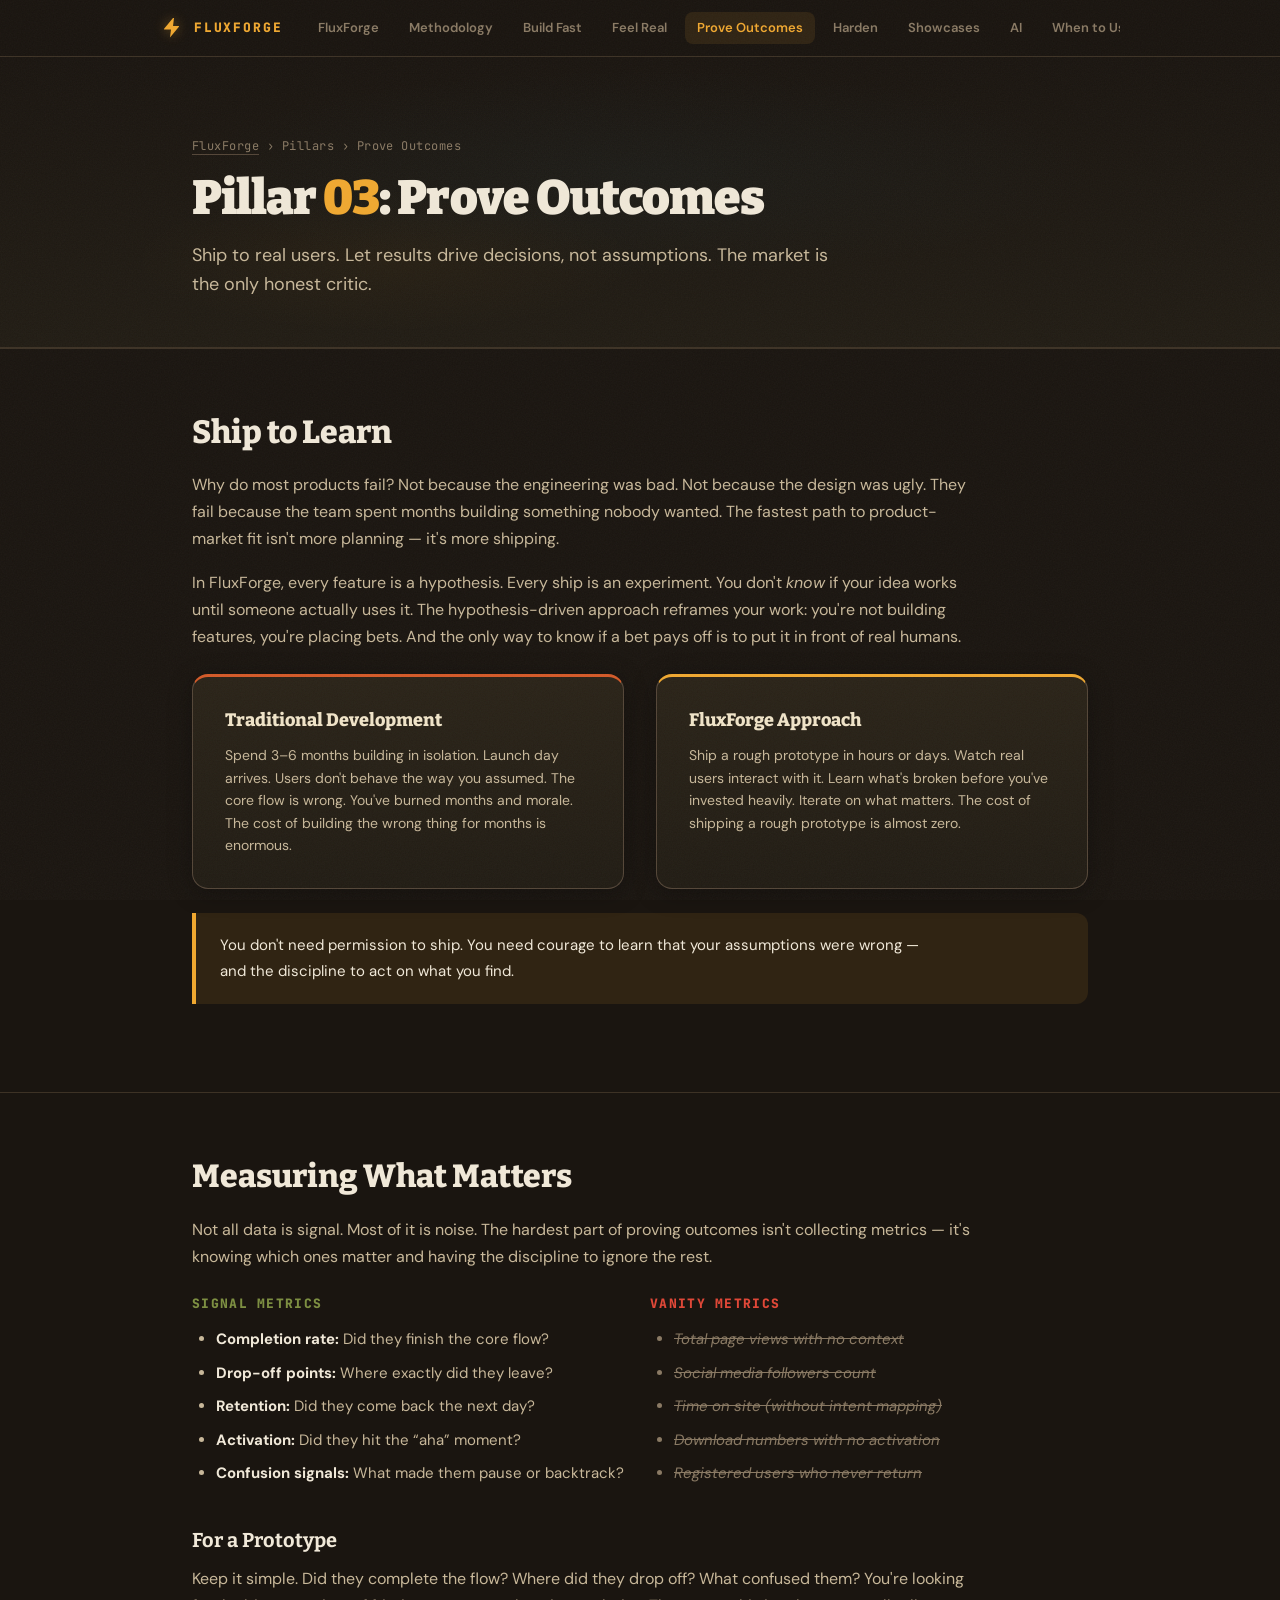
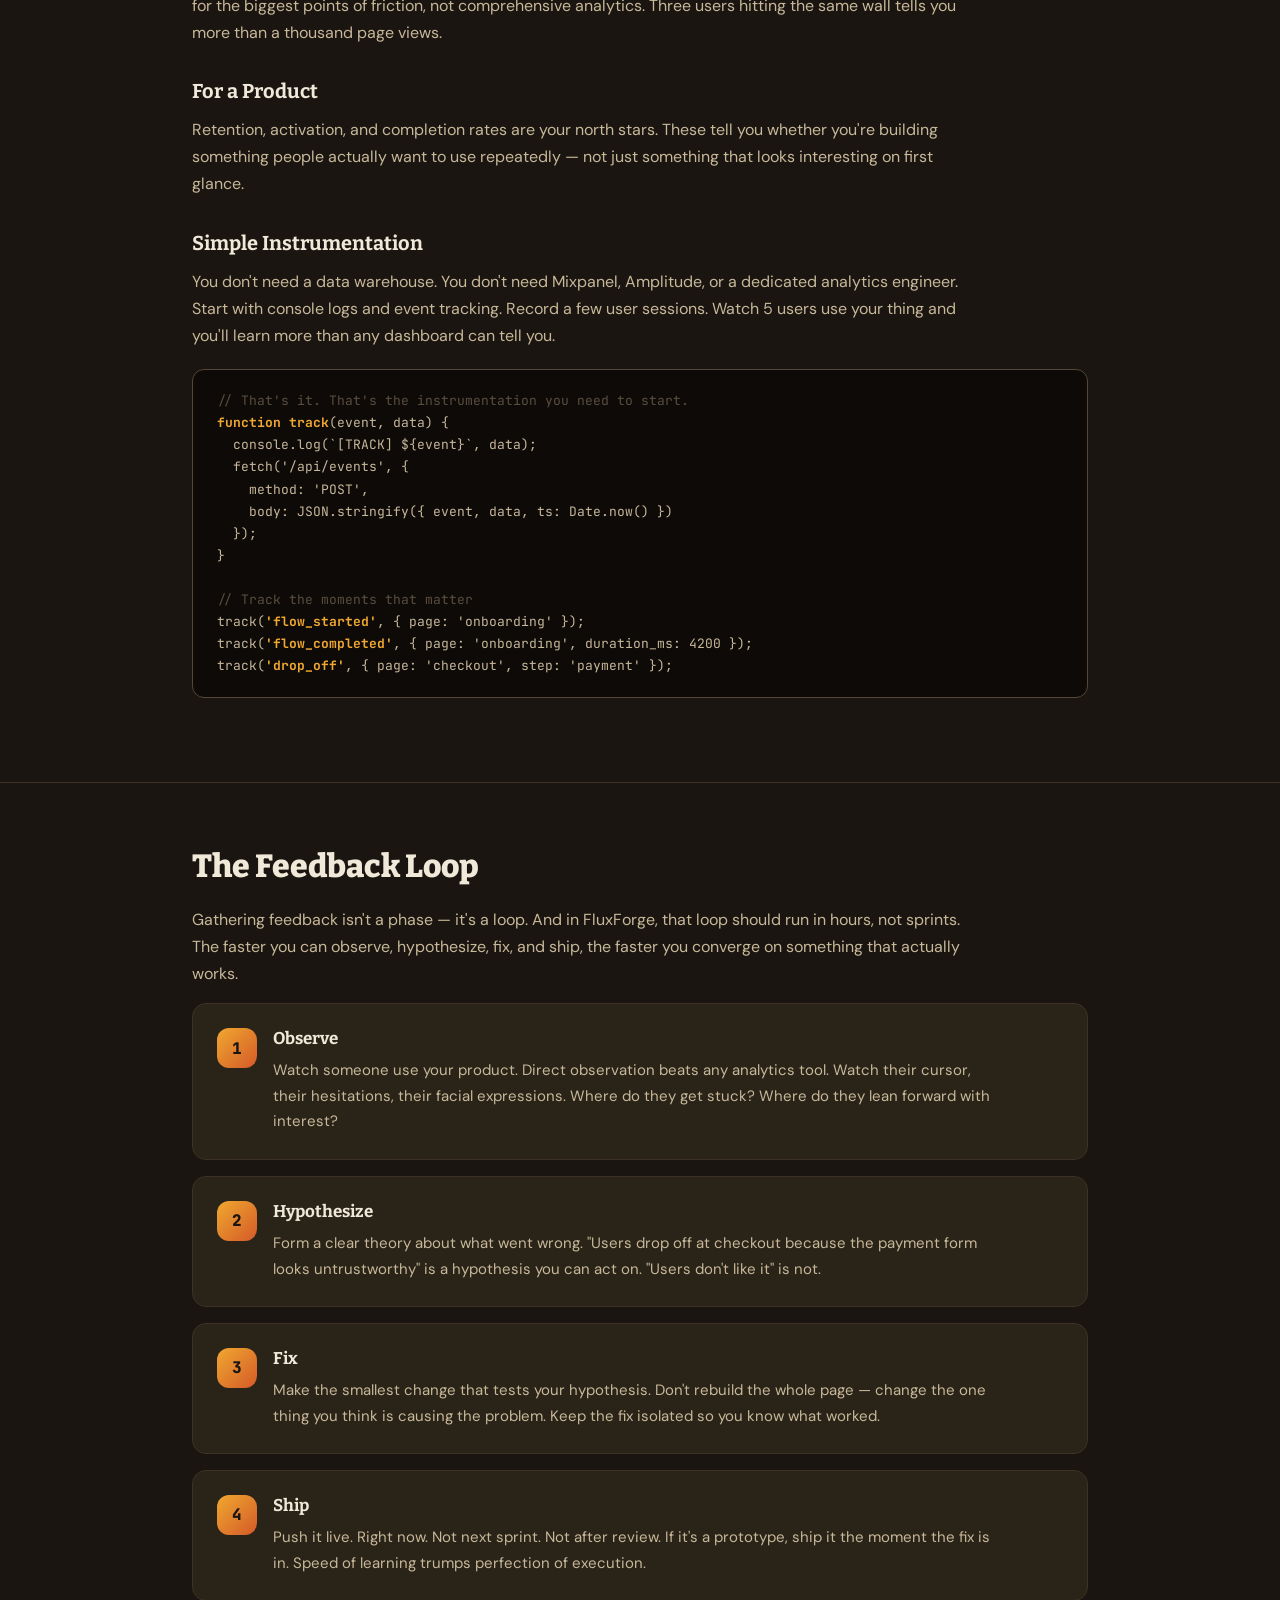
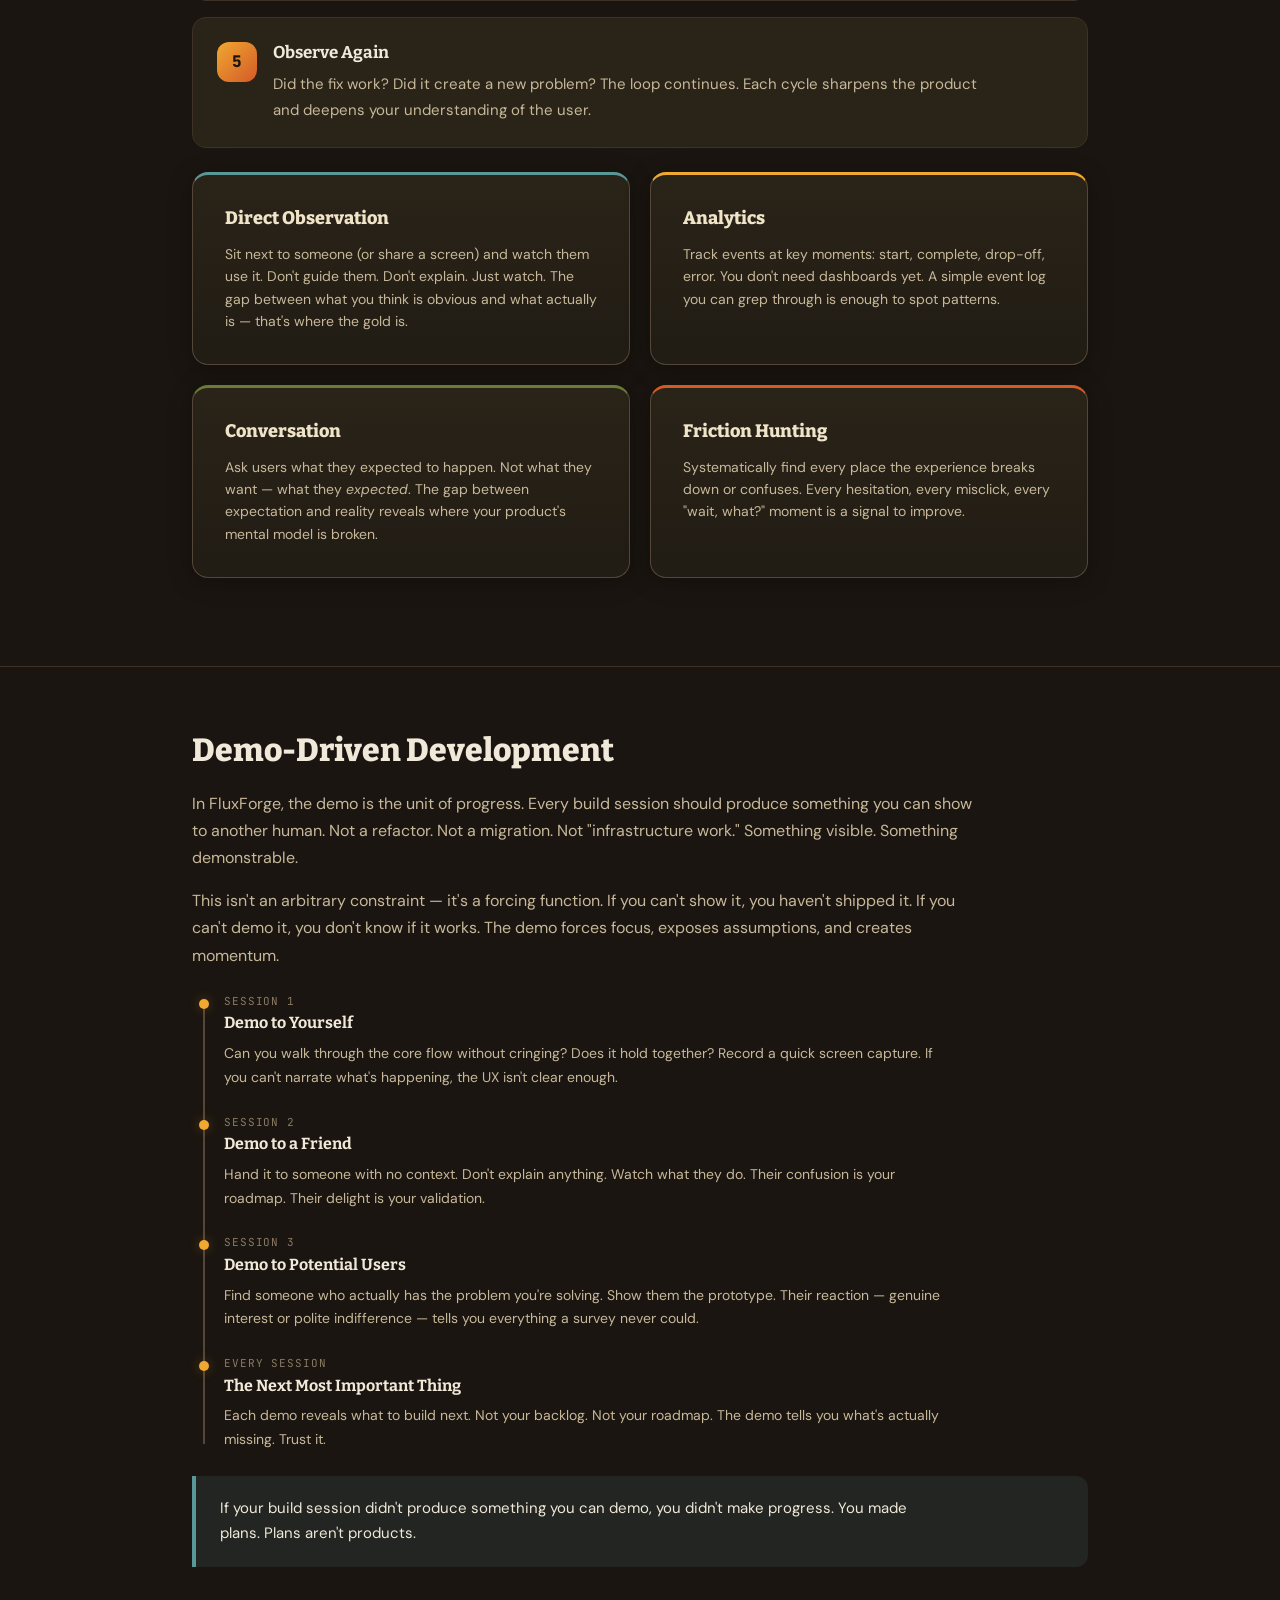
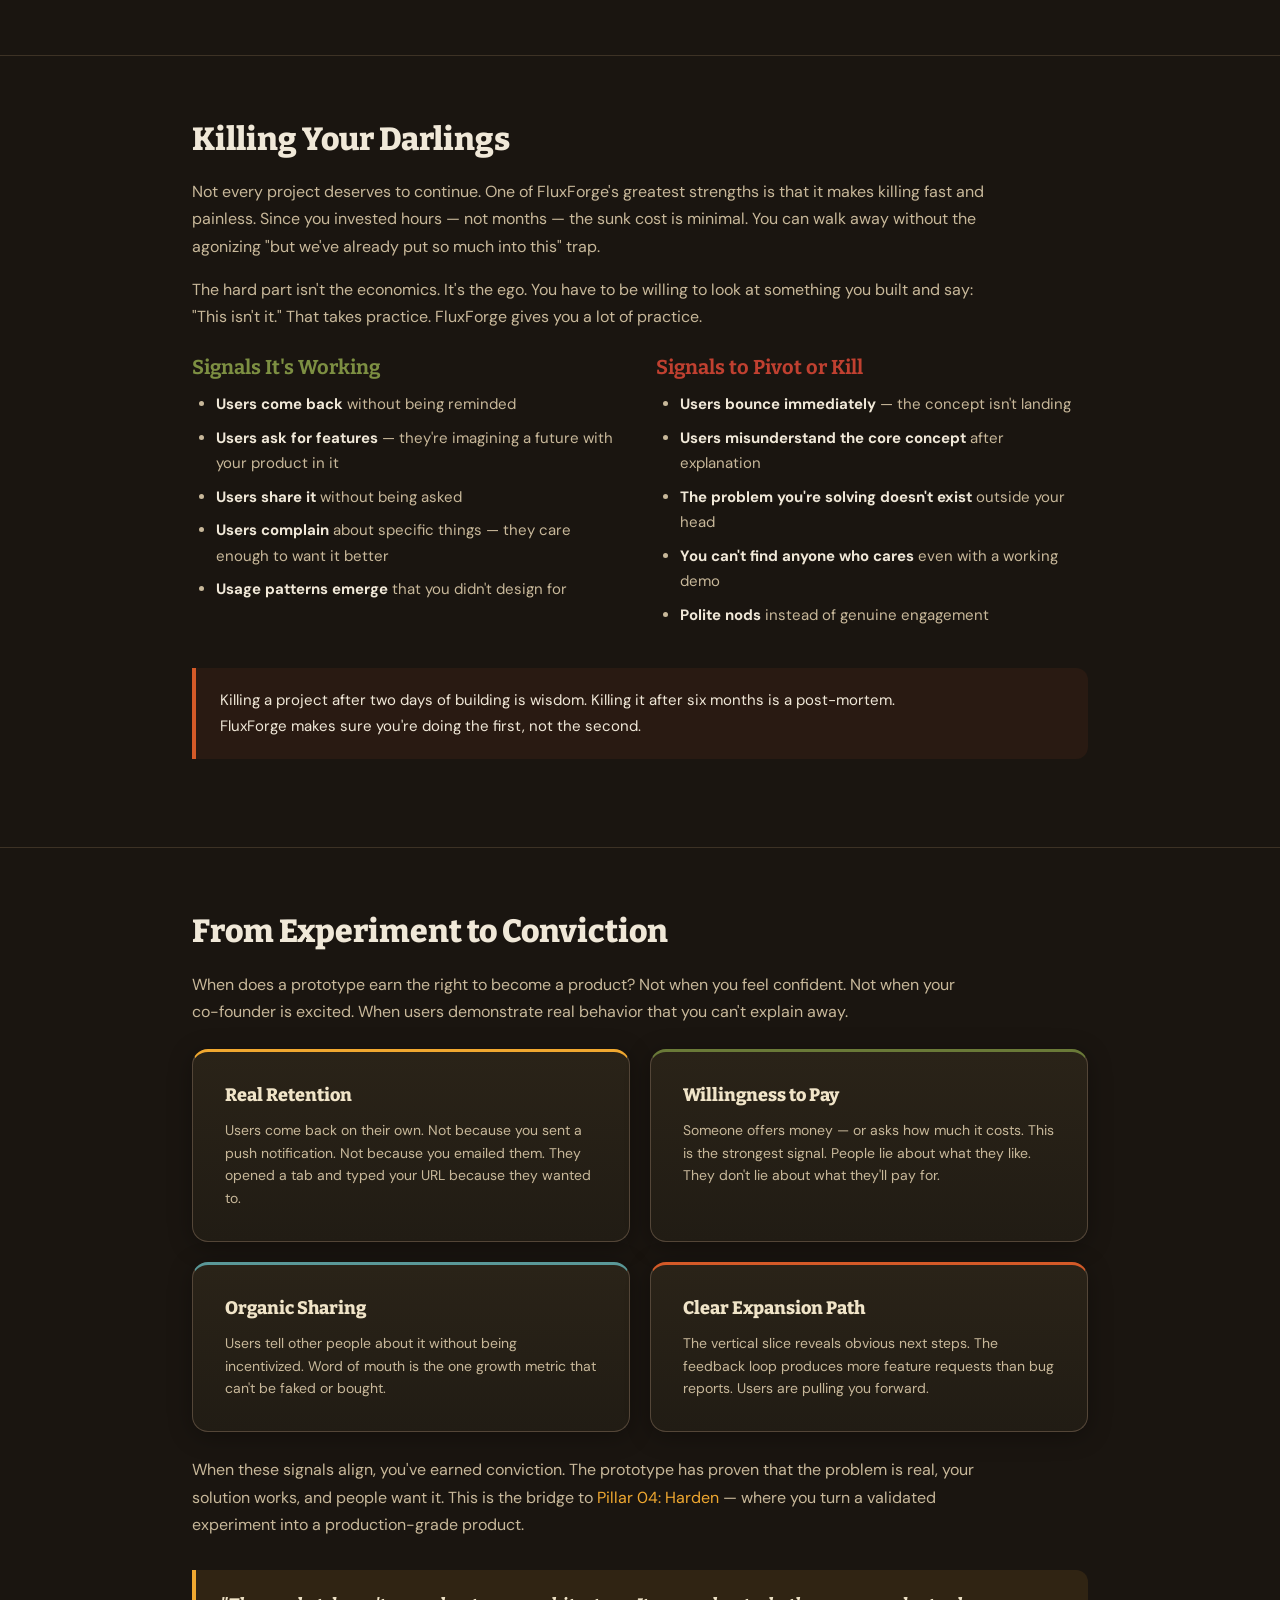
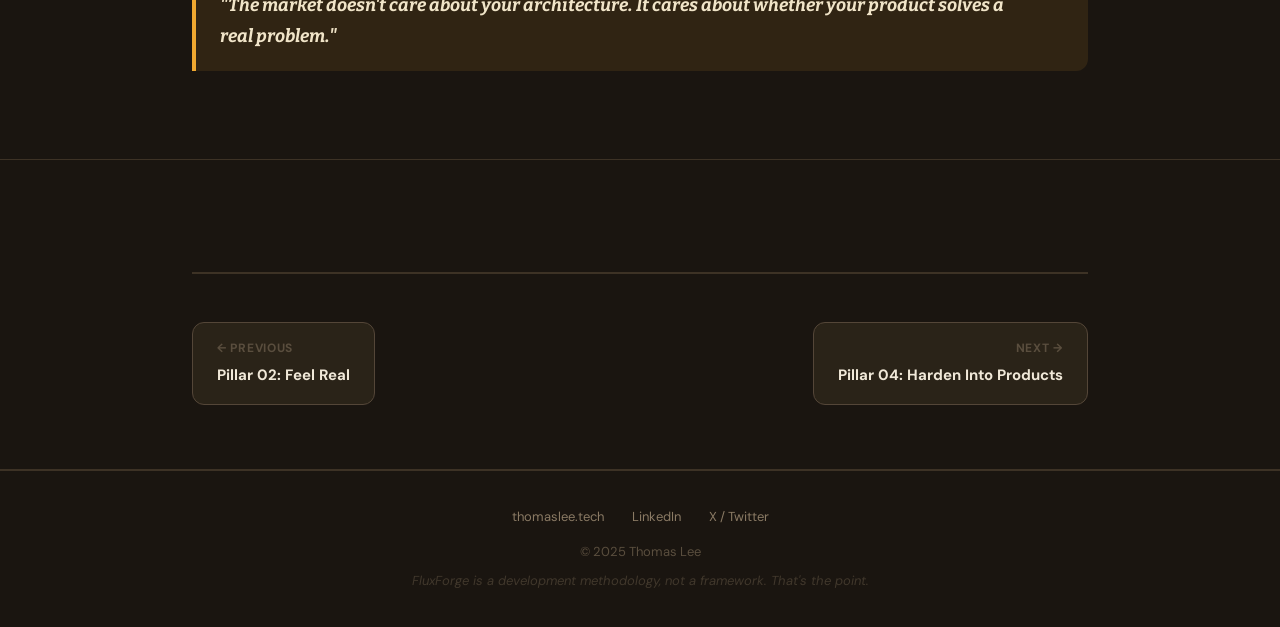
<file: prove-outcomes.html>
<!DOCTYPE html>
<html lang="en">
<head>
<meta charset="UTF-8">
<meta name="viewport" content="width=device-width, initial-scale=1.0">
<title>Prove Outcomes — FluxForge Pillar 03</title>
<meta name="description" content="Ship to real users. Let results drive decisions, not assumptions. The market is the only honest critic. FluxForge Pillar 03 by Thomas Lee.">
<link rel="icon" type="image/svg+xml" href="data:image/svg+xml,%3Csvg xmlns='http://www.w3.org/2000/svg' viewBox='0 0 24 24' fill='none'%3E%3Cpath d='M13 2L4.09 12.63c-.28.34-.04.87.42.87H11l-1 8 8.91-10.63c.28-.34.04-.87-.42-.87H13l1-8z' fill='%23f0a830'/%3E%3C/svg%3E">
<link rel="preconnect" href="https://fonts.googleapis.com">
<link href="https://fonts.googleapis.com/css2?family=Bitter:wght@400;500;600;700;800;900&family=JetBrains+Mono:wght@400;500;600;700;800&family=DM+Sans:opsz,wght@9..40,300;9..40,400;9..40,500;9..40,600;9..40,700&display=swap" rel="stylesheet">
<link rel="stylesheet" href="styles.css">
</head>
<body>

<!-- Navigation -->
<nav class="site-nav">
  <div class="nav-inner">
    <a href="index.html" class="nav-logo">
      <div class="nav-logo-icon"><svg viewBox="0 0 24 24" fill="none"><path d="M13 2L4.09 12.63c-.28.34-.04.87.42.87H11l-1 8 8.91-10.63c.28-.34.04-.87-.42-.87H13l1-8z" fill="currentColor"/></svg></div>
      <div class="nav-logo-text">FluxForge</div>
    </a>
    <button class="nav-toggle" aria-label="Toggle navigation">
      <svg viewBox="0 0 24 24"><line x1="3" y1="6" x2="21" y2="6"/><line x1="3" y1="12" x2="21" y2="12"/><line x1="3" y1="18" x2="21" y2="18"/></svg>
    </button>
    <div class="nav-links">
      <a href="index.html">FluxForge</a>
      <a href="methodology.html">Methodology</a>
      <a href="build-fast.html">Build Fast</a>
      <a href="feel-real.html">Feel Real</a>
      <a href="prove-outcomes.html" class="active">Prove Outcomes</a>
      <a href="harden.html">Harden</a>
      <a href="case-studies.html">Showcases</a>
      <a href="ai-in-fluxforge.html">AI</a>
      <a href="when-to-use.html">When to Use</a>
      <a href="quick-start.html">Quick Start</a>
      <a href="starter-kit.html">Starter Kit</a>
      <a href="connect.html">Connect</a>
    </div>
  </div>
</nav>

<!-- Page Header -->
<header class="page-header">
  <div class="container">
    <div class="breadcrumb">
      <a href="index.html">FluxForge</a> &rsaquo; Pillars &rsaquo; Prove Outcomes
    </div>
    <h1>Pillar <span class="accent">03</span>: Prove Outcomes</h1>
    <p class="subtitle">Ship to real users. Let results drive decisions, not assumptions. The market is the only honest critic.</p>
  </div>
</header>

<!-- Ship to Learn -->
<section class="content-section">
  <div class="container">
    <div class="reveal">
      <h2>Ship to Learn</h2>
      <p>Why do most products fail? Not because the engineering was bad. Not because the design was ugly. They fail because the team spent months building something nobody wanted. The fastest path to product-market fit isn't more planning &mdash; it's more shipping.</p>
      <p>In FluxForge, every feature is a hypothesis. Every ship is an experiment. You don't <em>know</em> if your idea works until someone actually uses it. The hypothesis-driven approach reframes your work: you're not building features, you're placing bets. And the only way to know if a bet pays off is to put it in front of real humans.</p>
    </div>

    <div class="two-col reveal">
      <div class="card card-accent orange">
        <h3>Traditional Development</h3>
        <p>Spend 3&ndash;6 months building in isolation. Launch day arrives. Users don't behave the way you assumed. The core flow is wrong. You've burned months and morale. The cost of building the wrong thing for months is enormous.</p>
      </div>
      <div class="card card-accent">
        <h3>FluxForge Approach</h3>
        <p>Ship a rough prototype in hours or days. Watch real users interact with it. Learn what's broken before you've invested heavily. Iterate on what matters. The cost of shipping a rough prototype is almost zero.</p>
      </div>
    </div>

    <div class="callout reveal">
      <p>You don't need permission to ship. You need courage to learn that your assumptions were wrong &mdash; and the discipline to act on what you find.</p>
    </div>
  </div>
</section>

<!-- Measuring What Matters -->
<section class="content-section">
  <div class="container">
    <div class="reveal">
      <h2>Measuring What Matters</h2>
      <p>Not all data is signal. Most of it is noise. The hardest part of proving outcomes isn't collecting metrics &mdash; it's knowing which ones matter and having the discipline to ignore the rest.</p>
    </div>

    <div class="do-dont reveal">
      <div class="do-col">
        <h4>Signal Metrics</h4>
        <ul>
          <li><strong>Completion rate:</strong> Did they finish the core flow?</li>
          <li><strong>Drop-off points:</strong> Where exactly did they leave?</li>
          <li><strong>Retention:</strong> Did they come back the next day?</li>
          <li><strong>Activation:</strong> Did they hit the &ldquo;aha&rdquo; moment?</li>
          <li><strong>Confusion signals:</strong> What made them pause or backtrack?</li>
        </ul>
      </div>
      <div class="dont-col">
        <h4>Vanity Metrics</h4>
        <ul>
          <li><span>Total page views with no context</span></li>
          <li><span>Social media followers count</span></li>
          <li><span>Time on site (without intent mapping)</span></li>
          <li><span>Download numbers with no activation</span></li>
          <li><span>Registered users who never return</span></li>
        </ul>
      </div>
    </div>

    <div class="reveal">
      <h3>For a Prototype</h3>
      <p>Keep it simple. Did they complete the flow? Where did they drop off? What confused them? You're looking for the biggest points of friction, not comprehensive analytics. Three users hitting the same wall tells you more than a thousand page views.</p>

      <h3>For a Product</h3>
      <p>Retention, activation, and completion rates are your north stars. These tell you whether you're building something people actually want to use repeatedly &mdash; not just something that looks interesting on first glance.</p>

      <h3>Simple Instrumentation</h3>
      <p>You don't need a data warehouse. You don't need Mixpanel, Amplitude, or a dedicated analytics engineer. Start with console logs and event tracking. Record a few user sessions. Watch 5 users use your thing and you'll learn more than any dashboard can tell you.</p>
    </div>

    <div class="code-block reveal">
      <button class="code-copy" onclick="this.textContent='Copied!';this.classList.add('copied');navigator.clipboard.writeText(this.parentElement.textContent.replace('Copy','').replace('Copied!',''));setTimeout(()=>{this.textContent='Copy';this.classList.remove('copied')},2000)"><svg viewBox="0 0 24 24" fill="none" stroke="currentColor" stroke-width="2" width="14" height="14"><rect x="9" y="9" width="13" height="13" rx="2"/><path d="M5 15H4a2 2 0 0 1-2-2V4a2 2 0 0 1 2-2h9a2 2 0 0 1 2 2v1"/></svg> Copy</button>
      <span class="comment">// That's it. That's the instrumentation you need to start.</span><br>
      <span class="highlight">function track</span>(event, data) {<br>
      &nbsp;&nbsp;console.log(`[TRACK] ${event}`, data);<br>
      &nbsp;&nbsp;fetch('/api/events', {<br>
      &nbsp;&nbsp;&nbsp;&nbsp;method: 'POST',<br>
      &nbsp;&nbsp;&nbsp;&nbsp;body: JSON.stringify({ event, data, ts: Date.now() })<br>
      &nbsp;&nbsp;});<br>
      }<br><br>
      <span class="comment">// Track the moments that matter</span><br>
      track(<span class="highlight">'flow_started'</span>, { page: 'onboarding' });<br>
      track(<span class="highlight">'flow_completed'</span>, { page: 'onboarding', duration_ms: 4200 });<br>
      track(<span class="highlight">'drop_off'</span>, { page: 'checkout', step: 'payment' });
    </div>
  </div>
</section>

<!-- The Feedback Loop -->
<section class="content-section">
  <div class="container">
    <div class="reveal">
      <h2>The Feedback Loop</h2>
      <p>Gathering feedback isn't a phase &mdash; it's a loop. And in FluxForge, that loop should run in hours, not sprints. The faster you can observe, hypothesize, fix, and ship, the faster you converge on something that actually works.</p>
    </div>

    <div class="reveal">
      <div class="step-card">
        <div class="step-num">1</div>
        <div class="step-content">
          <h3>Observe</h3>
          <p>Watch someone use your product. Direct observation beats any analytics tool. Watch their cursor, their hesitations, their facial expressions. Where do they get stuck? Where do they lean forward with interest?</p>
        </div>
      </div>
      <div class="step-card">
        <div class="step-num">2</div>
        <div class="step-content">
          <h3>Hypothesize</h3>
          <p>Form a clear theory about what went wrong. "Users drop off at checkout because the payment form looks untrustworthy" is a hypothesis you can act on. "Users don't like it" is not.</p>
        </div>
      </div>
      <div class="step-card">
        <div class="step-num">3</div>
        <div class="step-content">
          <h3>Fix</h3>
          <p>Make the smallest change that tests your hypothesis. Don't rebuild the whole page &mdash; change the one thing you think is causing the problem. Keep the fix isolated so you know what worked.</p>
        </div>
      </div>
      <div class="step-card">
        <div class="step-num">4</div>
        <div class="step-content">
          <h3>Ship</h3>
          <p>Push it live. Right now. Not next sprint. Not after review. If it's a prototype, ship it the moment the fix is in. Speed of learning trumps perfection of execution.</p>
        </div>
      </div>
      <div class="step-card">
        <div class="step-num">5</div>
        <div class="step-content">
          <h3>Observe Again</h3>
          <p>Did the fix work? Did it create a new problem? The loop continues. Each cycle sharpens the product and deepens your understanding of the user.</p>
        </div>
      </div>
    </div>

    <div class="card-grid reveal">
      <div class="card card-accent teal">
        <h3>Direct Observation</h3>
        <p>Sit next to someone (or share a screen) and watch them use it. Don't guide them. Don't explain. Just watch. The gap between what you think is obvious and what actually is &mdash; that's where the gold is.</p>
      </div>
      <div class="card card-accent">
        <h3>Analytics</h3>
        <p>Track events at key moments: start, complete, drop-off, error. You don't need dashboards yet. A simple event log you can grep through is enough to spot patterns.</p>
      </div>
      <div class="card card-accent olive">
        <h3>Conversation</h3>
        <p>Ask users what they expected to happen. Not what they want &mdash; what they <em>expected</em>. The gap between expectation and reality reveals where your product's mental model is broken.</p>
      </div>
      <div class="card card-accent orange">
        <h3>Friction Hunting</h3>
        <p>Systematically find every place the experience breaks down or confuses. Every hesitation, every misclick, every "wait, what?" moment is a signal to improve.</p>
      </div>
    </div>
  </div>
</section>

<!-- Demo-Driven Development -->
<section class="content-section">
  <div class="container">
    <div class="reveal">
      <h2>Demo-Driven Development</h2>
      <p>In FluxForge, the demo is the unit of progress. Every build session should produce something you can show to another human. Not a refactor. Not a migration. Not "infrastructure work." Something visible. Something demonstrable.</p>
      <p>This isn't an arbitrary constraint &mdash; it's a forcing function. If you can't show it, you haven't shipped it. If you can't demo it, you don't know if it works. The demo forces focus, exposes assumptions, and creates momentum.</p>
    </div>

    <div class="timeline reveal">
      <div class="timeline-item">
        <div class="time">Session 1</div>
        <h4>Demo to Yourself</h4>
        <p>Can you walk through the core flow without cringing? Does it hold together? Record a quick screen capture. If you can't narrate what's happening, the UX isn't clear enough.</p>
      </div>
      <div class="timeline-item">
        <div class="time">Session 2</div>
        <h4>Demo to a Friend</h4>
        <p>Hand it to someone with no context. Don't explain anything. Watch what they do. Their confusion is your roadmap. Their delight is your validation.</p>
      </div>
      <div class="timeline-item">
        <div class="time">Session 3</div>
        <h4>Demo to Potential Users</h4>
        <p>Find someone who actually has the problem you're solving. Show them the prototype. Their reaction &mdash; genuine interest or polite indifference &mdash; tells you everything a survey never could.</p>
      </div>
      <div class="timeline-item">
        <div class="time">Every Session</div>
        <h4>The Next Most Important Thing</h4>
        <p>Each demo reveals what to build next. Not your backlog. Not your roadmap. The demo tells you what's actually missing. Trust it.</p>
      </div>
    </div>

    <div class="callout teal reveal">
      <p>If your build session didn't produce something you can demo, you didn't make progress. You made plans. Plans aren't products.</p>
    </div>
  </div>
</section>

<!-- Killing Your Darlings -->
<section class="content-section">
  <div class="container">
    <div class="reveal">
      <h2>Killing Your Darlings</h2>
      <p>Not every project deserves to continue. One of FluxForge's greatest strengths is that it makes killing fast and painless. Since you invested hours &mdash; not months &mdash; the sunk cost is minimal. You can walk away without the agonizing "but we've already put so much into this" trap.</p>
      <p>The hard part isn't the economics. It's the ego. You have to be willing to look at something you built and say: "This isn't it." That takes practice. FluxForge gives you a lot of practice.</p>
    </div>

    <div class="two-col reveal">
      <div>
        <h3 style="color: var(--olive2);">Signals It's Working</h3>
        <ul>
          <li><strong>Users come back</strong> without being reminded</li>
          <li><strong>Users ask for features</strong> &mdash; they're imagining a future with your product in it</li>
          <li><strong>Users share it</strong> without being asked</li>
          <li><strong>Users complain</strong> about specific things &mdash; they care enough to want it better</li>
          <li><strong>Usage patterns emerge</strong> that you didn't design for</li>
        </ul>
      </div>
      <div>
        <h3 style="color: var(--red);">Signals to Pivot or Kill</h3>
        <ul>
          <li><strong>Users bounce immediately</strong> &mdash; the concept isn't landing</li>
          <li><strong>Users misunderstand the core concept</strong> after explanation</li>
          <li><strong>The problem you're solving doesn't exist</strong> outside your head</li>
          <li><strong>You can't find anyone who cares</strong> even with a working demo</li>
          <li><strong>Polite nods</strong> instead of genuine engagement</li>
        </ul>
      </div>
    </div>

    <div class="callout orange reveal">
      <p>Killing a project after two days of building is wisdom. Killing it after six months is a post-mortem. FluxForge makes sure you're doing the first, not the second.</p>
    </div>
  </div>
</section>

<!-- From Experiment to Conviction -->
<section class="content-section">
  <div class="container">
    <div class="reveal">
      <h2>From Experiment to Conviction</h2>
      <p>When does a prototype earn the right to become a product? Not when you feel confident. Not when your co-founder is excited. When users demonstrate real behavior that you can't explain away.</p>
    </div>

    <div class="card-grid reveal">
      <div class="card card-accent">
        <h3>Real Retention</h3>
        <p>Users come back on their own. Not because you sent a push notification. Not because you emailed them. They opened a tab and typed your URL because they wanted to.</p>
      </div>
      <div class="card card-accent olive">
        <h3>Willingness to Pay</h3>
        <p>Someone offers money &mdash; or asks how much it costs. This is the strongest signal. People lie about what they like. They don't lie about what they'll pay for.</p>
      </div>
      <div class="card card-accent teal">
        <h3>Organic Sharing</h3>
        <p>Users tell other people about it without being incentivized. Word of mouth is the one growth metric that can't be faked or bought.</p>
      </div>
      <div class="card card-accent orange">
        <h3>Clear Expansion Path</h3>
        <p>The vertical slice reveals obvious next steps. The feedback loop produces more feature requests than bug reports. Users are pulling you forward.</p>
      </div>
    </div>

    <div class="reveal">
      <p>When these signals align, you've earned conviction. The prototype has proven that the problem is real, your solution works, and people want it. This is the bridge to <a href="harden.html">Pillar 04: Harden</a> &mdash; where you turn a validated experiment into a production-grade product.</p>
    </div>

    <div class="callout reveal" style="margin-top: 32px;">
      <p style="font-family: var(--bitter); font-size: 18px; font-weight: 700; font-style: italic; color: var(--cream);">"The market doesn't care about your architecture. It cares about whether your product solves a real problem."</p>
    </div>
  </div>
</section>

<!-- Pillar Navigation -->
<section class="content-section" style="border-bottom: none;">
  <div class="container">
    <div class="pillar-nav reveal">
      <a href="feel-real.html">
        <span class="nav-label">&larr; Previous</span>
        <span class="nav-title">Pillar 02: Feel Real</span>
      </a>
      <a href="harden.html" class="next">
        <span class="nav-label">Next &rarr;</span>
        <span class="nav-title">Pillar 04: Harden Into Products</span>
      </a>
    </div>
  </div>
</section>

<!-- Footer -->
<footer class="site-footer">
  <div class="container">
    <div class="footer-links">
      <a href="https://thomaslee.tech" target="_blank">thomaslee.tech</a>
      <a href="https://linkedin.com/in/thomas-lee-dev" target="_blank">LinkedIn</a>
      <a href="https://twitter.com/TommyLeeDev" target="_blank">X / Twitter</a>
    </div>
    <div>&copy; 2025 Thomas Lee</div>
    <div class="footer-tagline">FluxForge is a development methodology, not a framework. That's the point.</div>
  </div>
</footer>

<!-- Reveal Animation -->
<script>
const reveals = document.querySelectorAll('.reveal');
const observer = new IntersectionObserver((entries) => {
  entries.forEach((e, i) => {
    if (e.isIntersecting) {
      setTimeout(() => e.target.classList.add('visible'), i * 100);
      observer.unobserve(e.target);
    }
  });
}, { threshold: 0.15 });
reveals.forEach(el => observer.observe(el));
</script>

<!-- Hamburger Toggle -->
<script>
const toggle = document.querySelector('.nav-toggle');
const navLinks = document.querySelector('.nav-links');
toggle.addEventListener('click', () => {
  navLinks.classList.toggle('open');
});
</script>

</body>
</html>
</file>
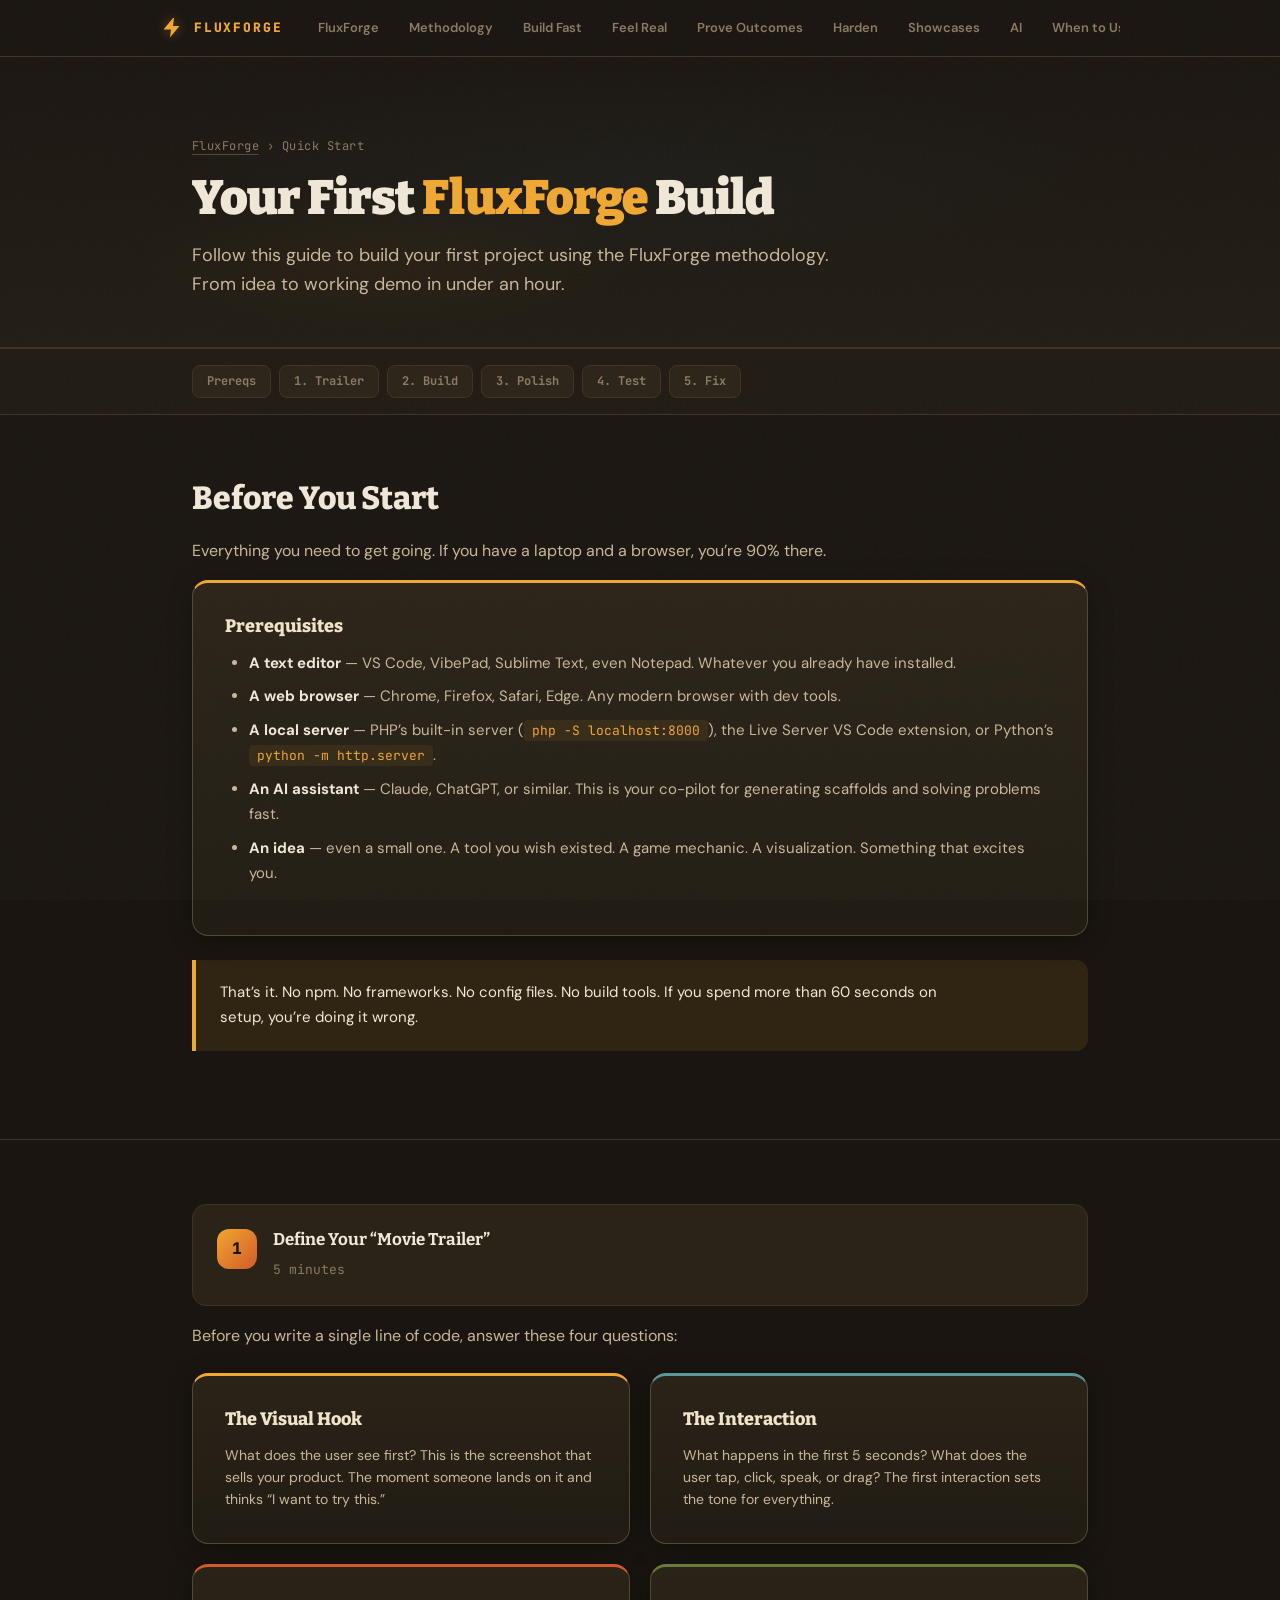
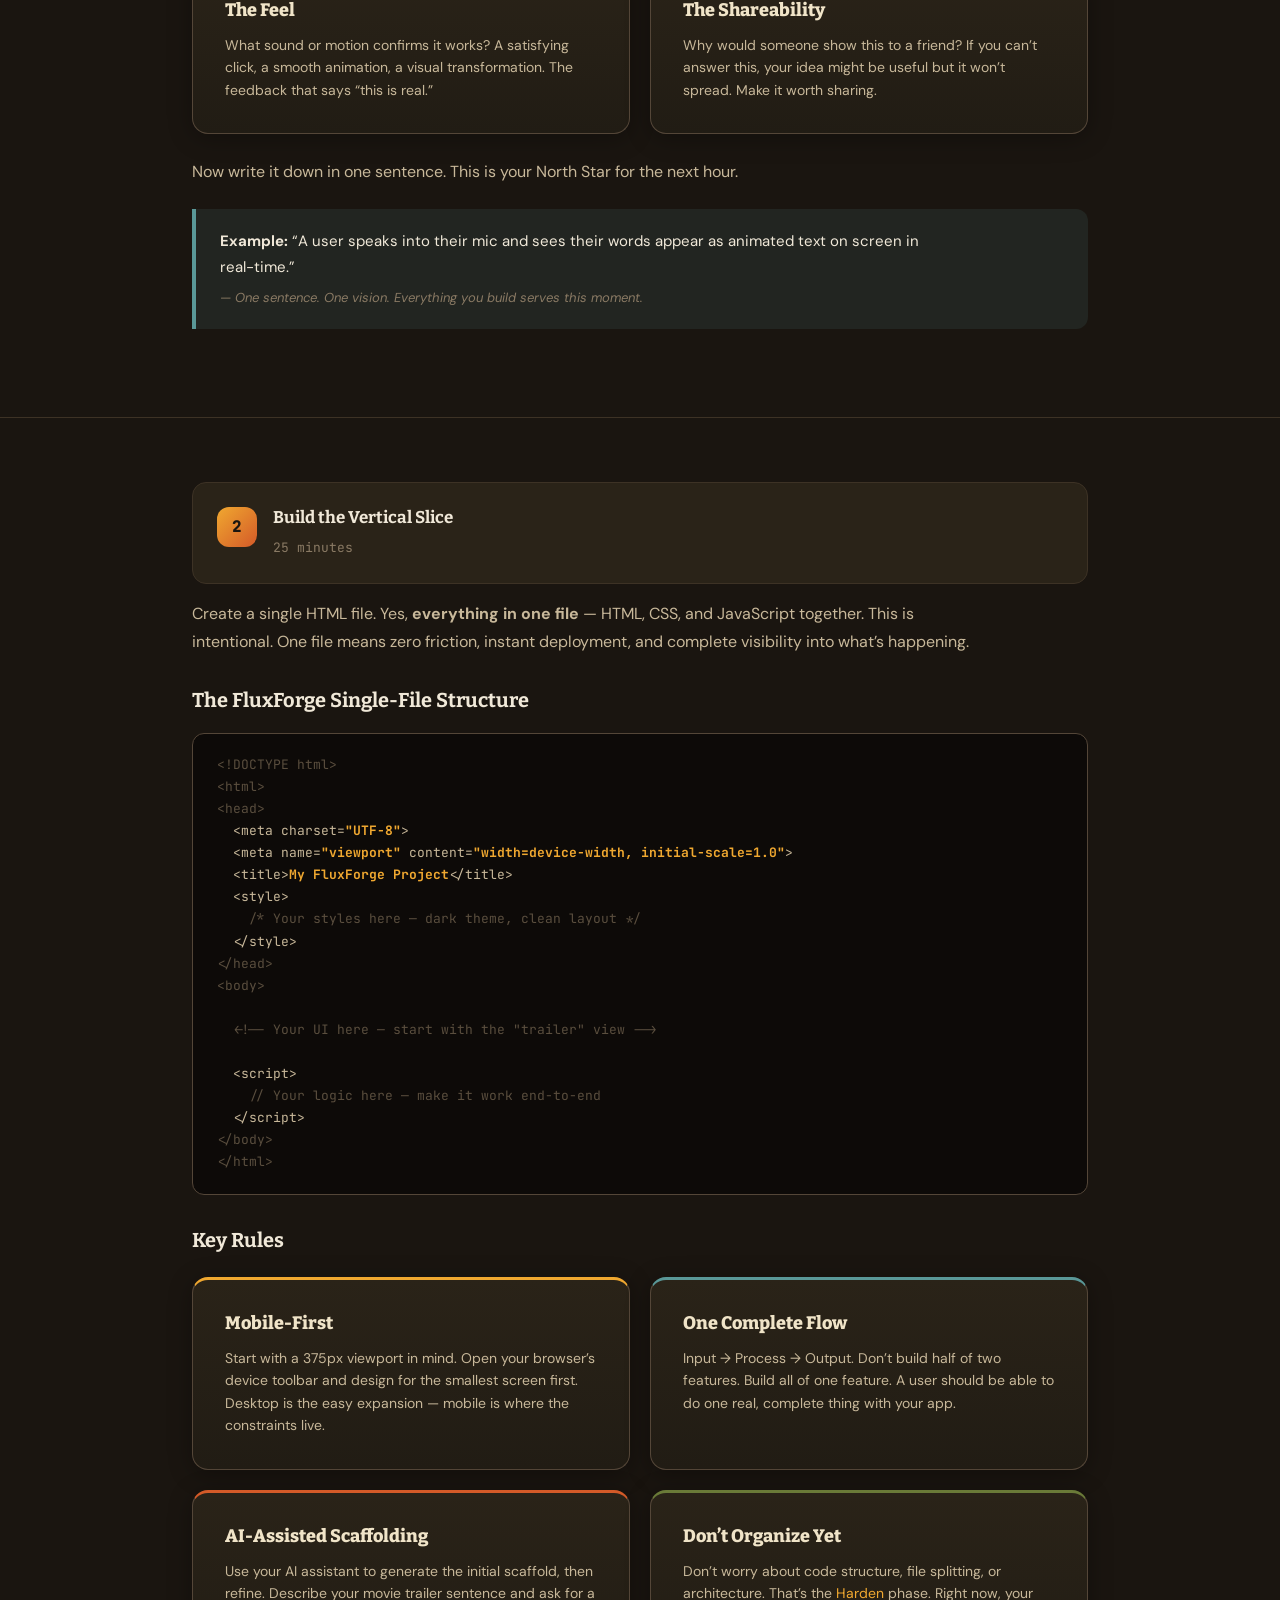
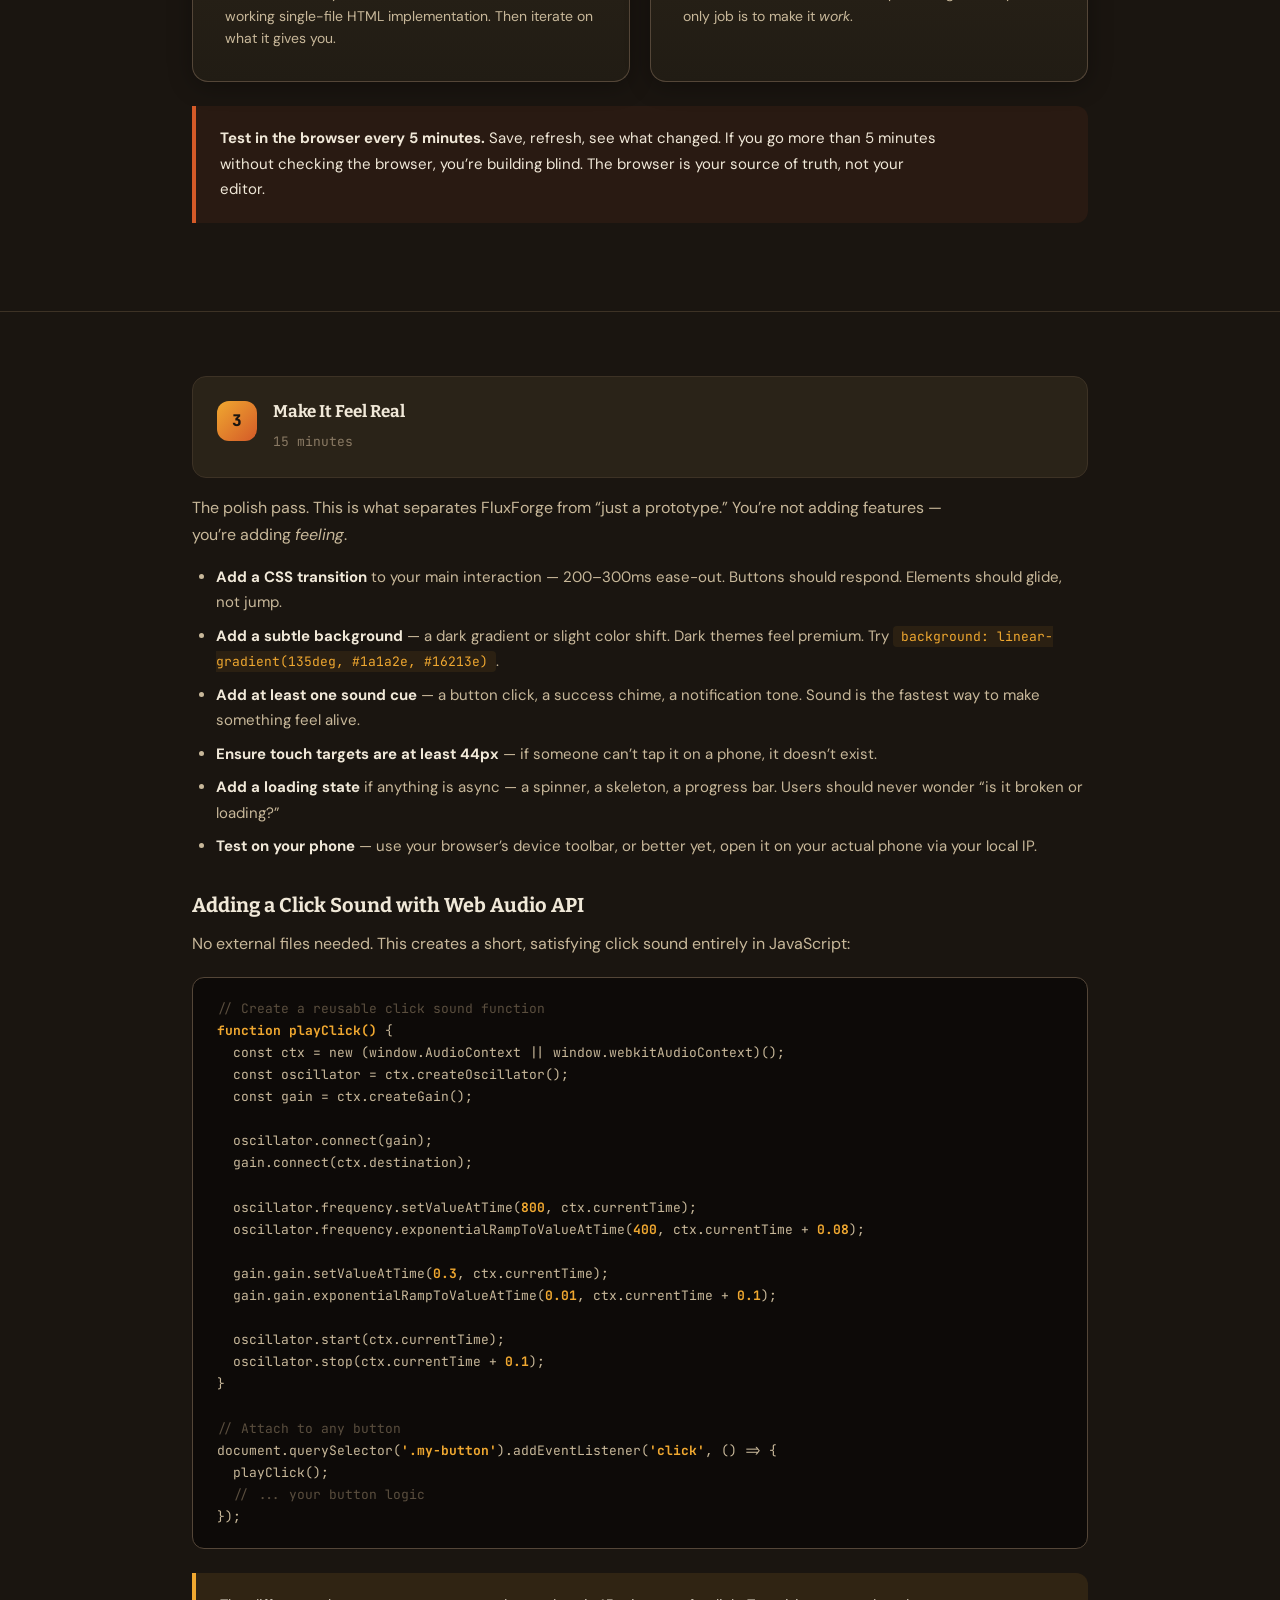
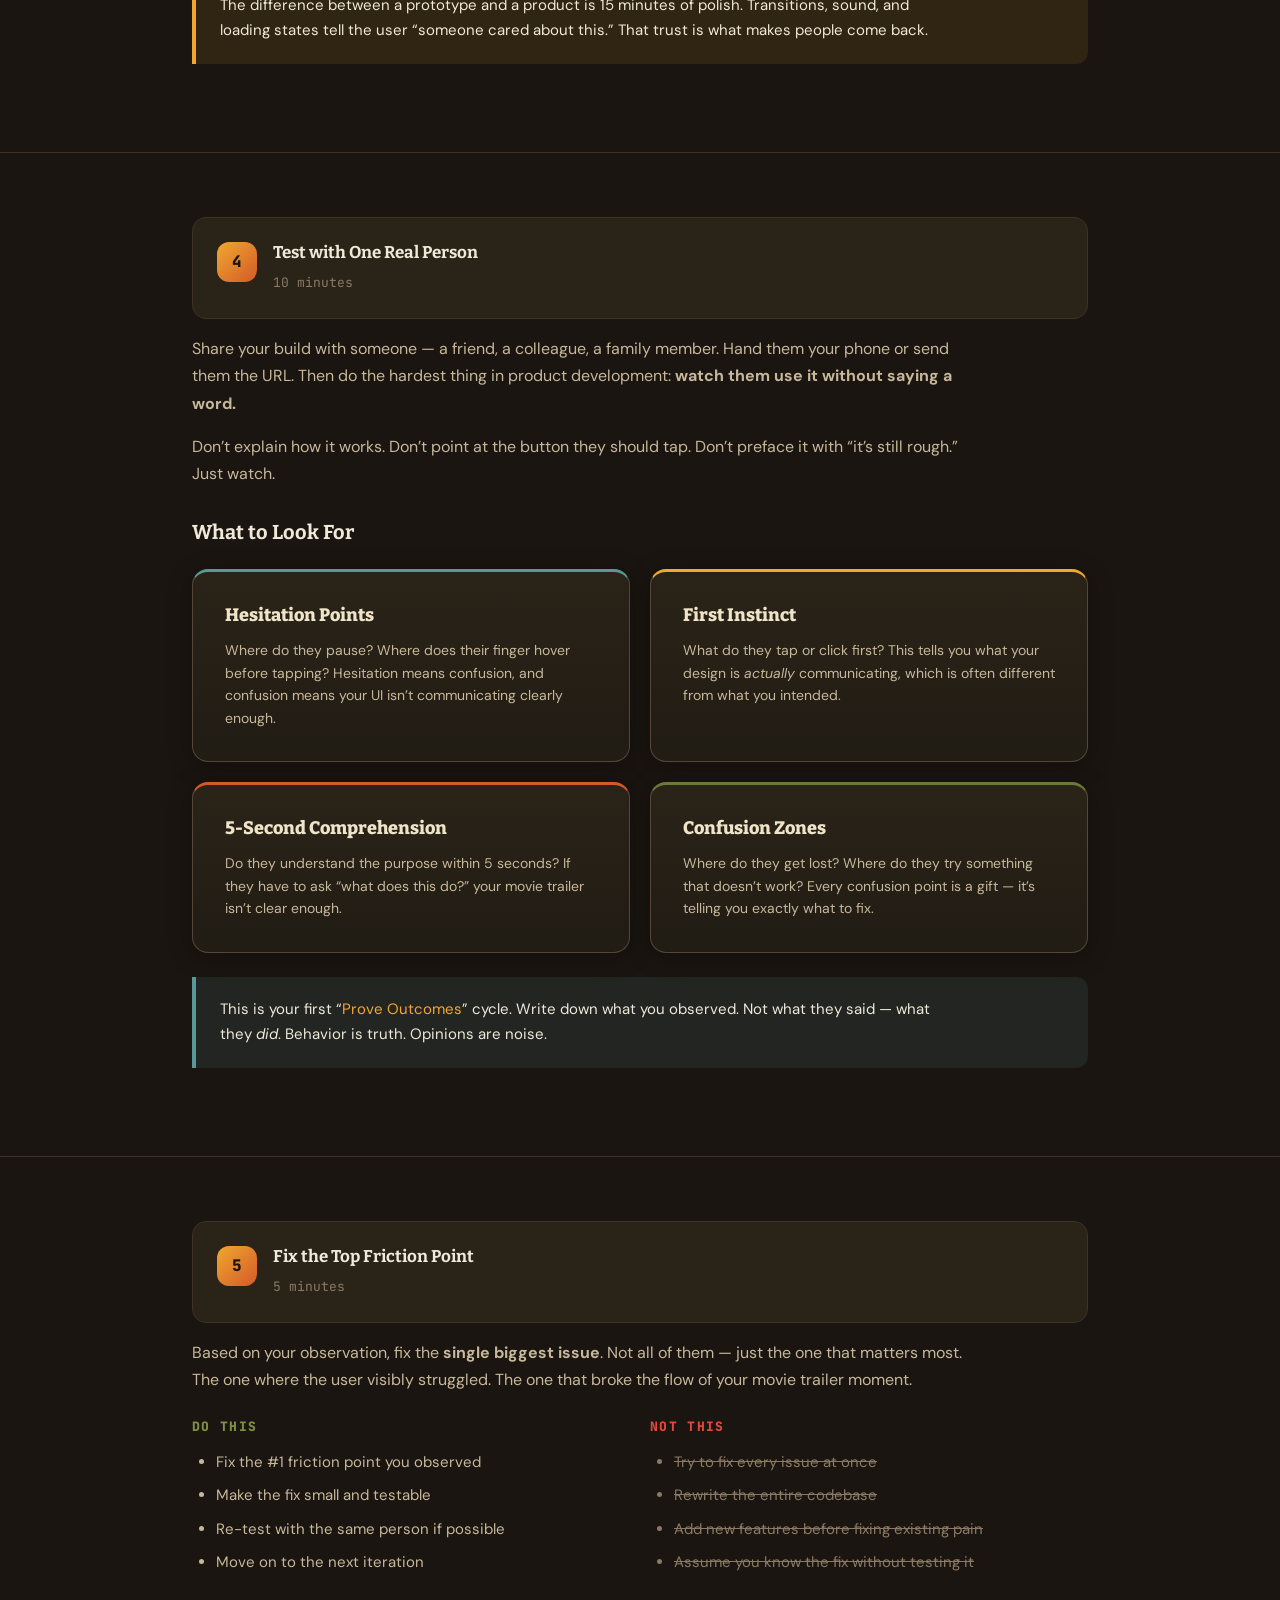
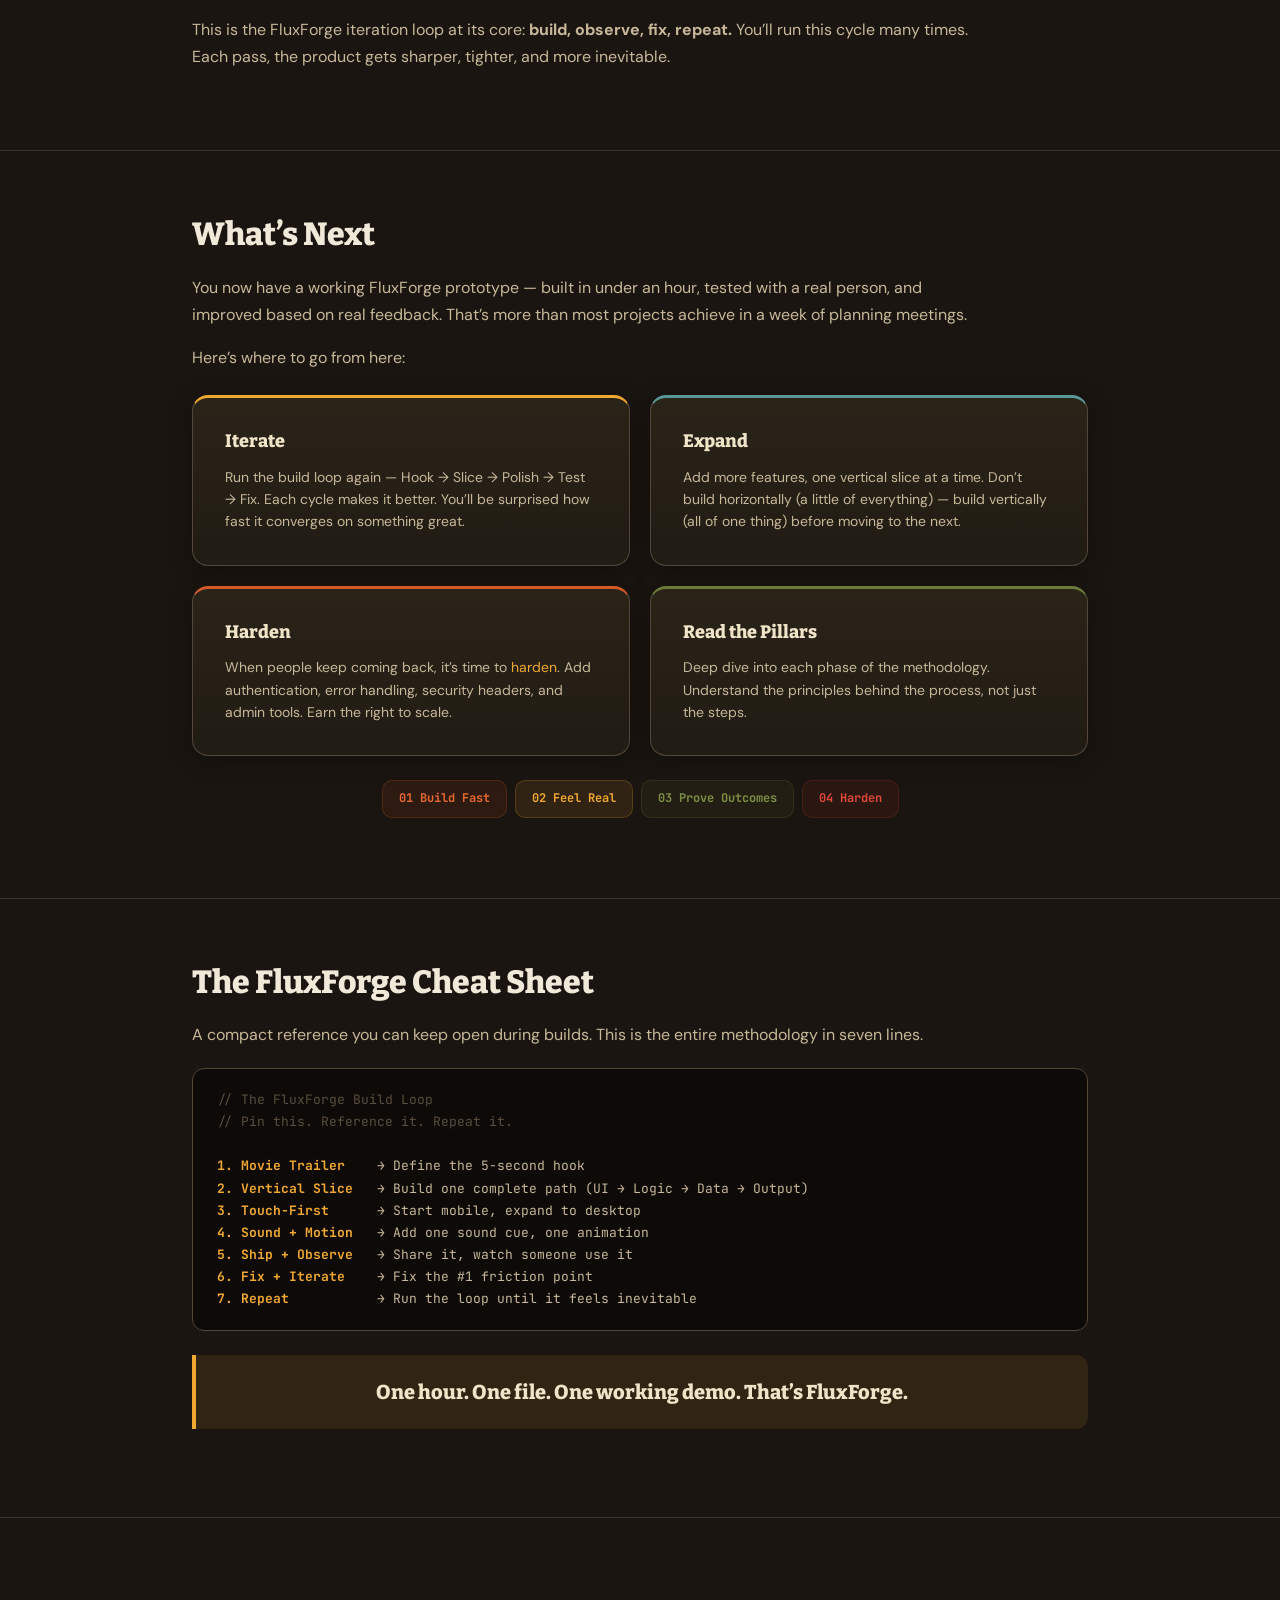
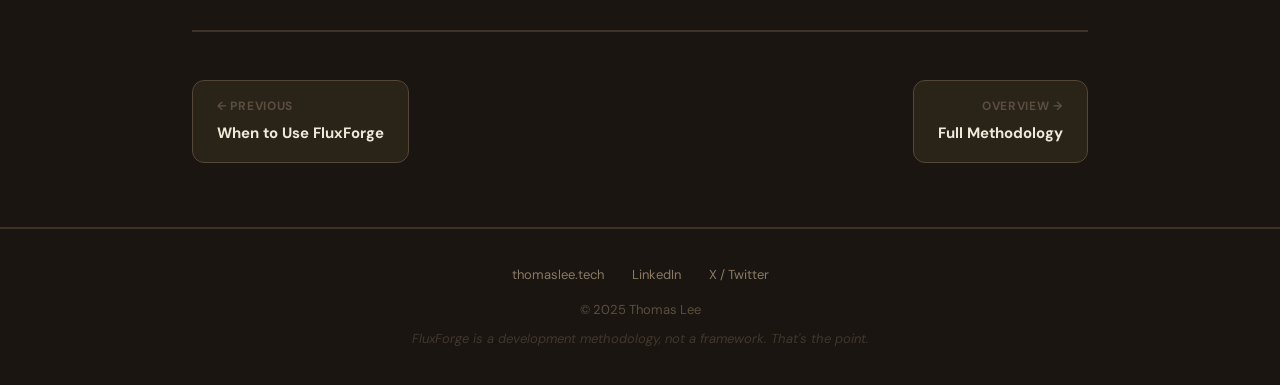
<file: quick-start.html>
<!DOCTYPE html>
<html lang="en">
<head>
<meta charset="UTF-8">
<meta name="viewport" content="width=device-width, initial-scale=1.0">
<title>Quick Start — Your First FluxForge Build</title>
<meta name="description" content="A practical quick-start guide for the FluxForge methodology. From idea to working demo in under an hour. By Thomas Lee.">
<link rel="icon" type="image/svg+xml" href="data:image/svg+xml,%3Csvg xmlns='http://www.w3.org/2000/svg' viewBox='0 0 24 24' fill='none'%3E%3Cpath d='M13 2L4.09 12.63c-.28.34-.04.87.42.87H11l-1 8 8.91-10.63c.28-.34.04-.87-.42-.87H13l1-8z' fill='%23f0a830'/%3E%3C/svg%3E">
<link rel="preconnect" href="https://fonts.googleapis.com">
<link href="https://fonts.googleapis.com/css2?family=Bitter:wght@400;500;600;700;800;900&family=JetBrains+Mono:wght@400;500;600;700;800&family=DM+Sans:opsz,wght@9..40,300;9..40,400;9..40,500;9..40,600;9..40,700&display=swap" rel="stylesheet">
<link rel="stylesheet" href="styles.css">
</head>
<body>

<!-- ============ Site Navigation ============ -->
<nav class="site-nav">
  <div class="nav-inner">
    <a href="index.html" class="nav-logo">
      <div class="nav-logo-icon"><svg viewBox="0 0 24 24" fill="none"><path d="M13 2L4.09 12.63c-.28.34-.04.87.42.87H11l-1 8 8.91-10.63c.28-.34.04-.87-.42-.87H13l1-8z" fill="currentColor"/></svg></div>
      <div class="nav-logo-text">FluxForge</div>
    </a>
    <button class="nav-toggle" aria-label="Toggle navigation">
      <svg viewBox="0 0 24 24"><line x1="3" y1="6" x2="21" y2="6"/><line x1="3" y1="12" x2="21" y2="12"/><line x1="3" y1="18" x2="21" y2="18"/></svg>
    </button>
    <div class="nav-links">
      <a href="index.html">FluxForge</a>
      <a href="methodology.html">Methodology</a>
      <a href="build-fast.html">Build Fast</a>
      <a href="feel-real.html">Feel Real</a>
      <a href="prove-outcomes.html">Prove Outcomes</a>
      <a href="harden.html">Harden</a>
      <a href="case-studies.html">Showcases</a>
      <a href="ai-in-fluxforge.html">AI</a>
      <a href="when-to-use.html">When to Use</a>
      <a href="quick-start.html" class="active">Quick Start</a>
      <a href="starter-kit.html">Starter Kit</a>
      <a href="connect.html">Connect</a>
    </div>
  </div>
</nav>

<!-- ============ Page Header ============ -->
<header class="page-header">
  <div class="container">
    <div class="breadcrumb"><a href="index.html">FluxForge</a> &rsaquo; Quick Start</div>
    <h1>Your First <span class="accent">FluxForge</span> Build</h1>
    <p class="subtitle">Follow this guide to build your first project using the FluxForge methodology. From idea to working demo in under an hour.</p>
  </div>
</header>

<div style="background:var(--bg2);border-bottom:1px solid var(--border);padding:16px 0;position:sticky;top:56px;z-index:50;backdrop-filter:blur(12px);background:rgba(33,28,20,0.92)">
  <div class="container" style="display:flex;gap:8px;overflow-x:auto;scrollbar-width:none">
    <a href="#step-prereq" style="padding:6px 14px;border-radius:8px;font-size:12px;font-weight:700;font-family:var(--mono);color:var(--text3);background:var(--bg3);border:1px solid var(--border);white-space:nowrap;transition:all 0.2s;text-decoration:none">Prereqs</a>
    <a href="#step-1" style="padding:6px 14px;border-radius:8px;font-size:12px;font-weight:700;font-family:var(--mono);color:var(--text3);background:var(--bg3);border:1px solid var(--border);white-space:nowrap;transition:all 0.2s;text-decoration:none">1. Trailer</a>
    <a href="#step-2" style="padding:6px 14px;border-radius:8px;font-size:12px;font-weight:700;font-family:var(--mono);color:var(--text3);background:var(--bg3);border:1px solid var(--border);white-space:nowrap;transition:all 0.2s;text-decoration:none">2. Build</a>
    <a href="#step-3" style="padding:6px 14px;border-radius:8px;font-size:12px;font-weight:700;font-family:var(--mono);color:var(--text3);background:var(--bg3);border:1px solid var(--border);white-space:nowrap;transition:all 0.2s;text-decoration:none">3. Polish</a>
    <a href="#step-4" style="padding:6px 14px;border-radius:8px;font-size:12px;font-weight:700;font-family:var(--mono);color:var(--text3);background:var(--bg3);border:1px solid var(--border);white-space:nowrap;transition:all 0.2s;text-decoration:none">4. Test</a>
    <a href="#step-5" style="padding:6px 14px;border-radius:8px;font-size:12px;font-weight:700;font-family:var(--mono);color:var(--text3);background:var(--bg3);border:1px solid var(--border);white-space:nowrap;transition:all 0.2s;text-decoration:none">5. Fix</a>
  </div>
</div>

<!-- ============ Before You Start ============ -->
<section class="content-section" id="step-prereq">
  <div class="container">
    <h2 class="reveal">Before You Start</h2>
    <p class="reveal">Everything you need to get going. If you have a laptop and a browser, you&rsquo;re 90% there.</p>

    <div class="card card-accent reveal">
      <h3>Prerequisites</h3>
      <ul>
        <li><strong>A text editor</strong> &mdash; VS Code, VibePad, Sublime Text, even Notepad. Whatever you already have installed.</li>
        <li><strong>A web browser</strong> &mdash; Chrome, Firefox, Safari, Edge. Any modern browser with dev tools.</li>
        <li><strong>A local server</strong> &mdash; PHP&rsquo;s built-in server (<code style="font-family: var(--mono); font-size: 13px; color: var(--amber); background: rgba(240,168,48,0.08); padding: 2px 8px; border-radius: 4px;">php -S localhost:8000</code>), the Live Server VS Code extension, or Python&rsquo;s <code style="font-family: var(--mono); font-size: 13px; color: var(--amber); background: rgba(240,168,48,0.08); padding: 2px 8px; border-radius: 4px;">python -m http.server</code>.</li>
        <li><strong>An AI assistant</strong> &mdash; Claude, ChatGPT, or similar. This is your co-pilot for generating scaffolds and solving problems fast.</li>
        <li><strong>An idea</strong> &mdash; even a small one. A tool you wish existed. A game mechanic. A visualization. Something that excites you.</li>
      </ul>
    </div>

    <div class="callout reveal">
      <p>That&rsquo;s it. No npm. No frameworks. No config files. No build tools. If you spend more than 60 seconds on setup, you&rsquo;re doing it wrong.</p>
    </div>
  </div>
</section>

<!-- ============ Step 1: Define Your Movie Trailer ============ -->
<section class="content-section" id="step-1">
  <div class="container">
    <div class="step-card reveal">
      <div class="step-num">1</div>
      <div class="step-content">
        <h3>Define Your &ldquo;Movie Trailer&rdquo;</h3>
        <p style="font-family: var(--mono); font-size: 13px; color: var(--text3);">5 minutes</p>
      </div>
    </div>

    <p class="reveal">Before you write a single line of code, answer these four questions:</p>

    <div class="card-grid">
      <div class="card card-accent reveal">
        <h3>The Visual Hook</h3>
        <p>What does the user see first? This is the screenshot that sells your product. The moment someone lands on it and thinks &ldquo;I want to try this.&rdquo;</p>
      </div>
      <div class="card card-accent teal reveal">
        <h3>The Interaction</h3>
        <p>What happens in the first 5 seconds? What does the user tap, click, speak, or drag? The first interaction sets the tone for everything.</p>
      </div>
      <div class="card card-accent orange reveal">
        <h3>The Feel</h3>
        <p>What sound or motion confirms it works? A satisfying click, a smooth animation, a visual transformation. The feedback that says &ldquo;this is real.&rdquo;</p>
      </div>
      <div class="card card-accent olive reveal">
        <h3>The Shareability</h3>
        <p>Why would someone show this to a friend? If you can&rsquo;t answer this, your idea might be useful but it won&rsquo;t spread. Make it worth sharing.</p>
      </div>
    </div>

    <p class="reveal">Now write it down in one sentence. This is your North Star for the next hour.</p>

    <div class="callout teal reveal">
      <p><strong>Example:</strong> &ldquo;A user speaks into their mic and sees their words appear as animated text on screen in real-time.&rdquo;</p>
      <div class="attribution">&mdash; One sentence. One vision. Everything you build serves this moment.</div>
    </div>
  </div>
</section>

<!-- ============ Step 2: Build the Vertical Slice ============ -->
<section class="content-section" id="step-2">
  <div class="container">
    <div class="step-card reveal">
      <div class="step-num">2</div>
      <div class="step-content">
        <h3>Build the Vertical Slice</h3>
        <p style="font-family: var(--mono); font-size: 13px; color: var(--text3);">25 minutes</p>
      </div>
    </div>

    <p class="reveal">Create a single HTML file. Yes, <strong>everything in one file</strong> &mdash; HTML, CSS, and JavaScript together. This is intentional. One file means zero friction, instant deployment, and complete visibility into what&rsquo;s happening.</p>

    <h3 class="reveal">The FluxForge Single-File Structure</h3>

    <div class="code-block reveal">
<button class="code-copy" onclick="this.textContent='Copied!';this.classList.add('copied');navigator.clipboard.writeText(this.parentElement.textContent.replace('Copy','').replace('Copied!',''));setTimeout(()=>{this.textContent='Copy';this.classList.remove('copied')},2000)"><svg viewBox="0 0 24 24" fill="none" stroke="currentColor" stroke-width="2" width="14" height="14"><rect x="9" y="9" width="13" height="13" rx="2"/><path d="M5 15H4a2 2 0 0 1-2-2V4a2 2 0 0 1 2-2h9a2 2 0 0 1 2 2v1"/></svg> Copy</button>
<span class="comment">&lt;!DOCTYPE html&gt;</span><br>
<span class="comment">&lt;html&gt;</span><br>
<span class="comment">&lt;head&gt;</span><br>
&nbsp;&nbsp;&lt;meta charset=<span class="highlight">"UTF-8"</span>&gt;<br>
&nbsp;&nbsp;&lt;meta name=<span class="highlight">"viewport"</span> content=<span class="highlight">"width=device-width, initial-scale=1.0"</span>&gt;<br>
&nbsp;&nbsp;&lt;title&gt;<span class="highlight">My FluxForge Project</span>&lt;/title&gt;<br>
&nbsp;&nbsp;&lt;style&gt;<br>
&nbsp;&nbsp;&nbsp;&nbsp;<span class="comment">/* Your styles here &mdash; dark theme, clean layout */</span><br>
&nbsp;&nbsp;&lt;/style&gt;<br>
<span class="comment">&lt;/head&gt;</span><br>
<span class="comment">&lt;body&gt;</span><br>
<br>
&nbsp;&nbsp;<span class="comment">&lt;!-- Your UI here &mdash; start with the "trailer" view --&gt;</span><br>
<br>
&nbsp;&nbsp;&lt;script&gt;<br>
&nbsp;&nbsp;&nbsp;&nbsp;<span class="comment">// Your logic here &mdash; make it work end-to-end</span><br>
&nbsp;&nbsp;&lt;/script&gt;<br>
<span class="comment">&lt;/body&gt;</span><br>
<span class="comment">&lt;/html&gt;</span>
    </div>

    <h3 class="reveal">Key Rules</h3>

    <div class="card-grid">
      <div class="card card-accent reveal">
        <h3>Mobile-First</h3>
        <p>Start with a 375px viewport in mind. Open your browser&rsquo;s device toolbar and design for the smallest screen first. Desktop is the easy expansion &mdash; mobile is where the constraints live.</p>
      </div>
      <div class="card card-accent teal reveal">
        <h3>One Complete Flow</h3>
        <p>Input &rarr; Process &rarr; Output. Don&rsquo;t build half of two features. Build all of one feature. A user should be able to do one real, complete thing with your app.</p>
      </div>
      <div class="card card-accent orange reveal">
        <h3>AI-Assisted Scaffolding</h3>
        <p>Use your AI assistant to generate the initial scaffold, then refine. Describe your movie trailer sentence and ask for a working single-file HTML implementation. Then iterate on what it gives you.</p>
      </div>
      <div class="card card-accent olive reveal">
        <h3>Don&rsquo;t Organize Yet</h3>
        <p>Don&rsquo;t worry about code structure, file splitting, or architecture. That&rsquo;s the <a href="harden.html">Harden</a> phase. Right now, your only job is to make it <em>work</em>.</p>
      </div>
    </div>

    <div class="callout orange reveal">
      <p><strong>Test in the browser every 5 minutes.</strong> Save, refresh, see what changed. If you go more than 5 minutes without checking the browser, you&rsquo;re building blind. The browser is your source of truth, not your editor.</p>
    </div>
  </div>
</section>

<!-- ============ Step 3: Make It Feel Real ============ -->
<section class="content-section" id="step-3">
  <div class="container">
    <div class="step-card reveal">
      <div class="step-num">3</div>
      <div class="step-content">
        <h3>Make It Feel Real</h3>
        <p style="font-family: var(--mono); font-size: 13px; color: var(--text3);">15 minutes</p>
      </div>
    </div>

    <p class="reveal">The polish pass. This is what separates FluxForge from &ldquo;just a prototype.&rdquo; You&rsquo;re not adding features &mdash; you&rsquo;re adding <em>feeling</em>.</p>

    <div class="reveal">
      <ul>
        <li><strong>Add a CSS transition</strong> to your main interaction &mdash; 200&ndash;300ms ease-out. Buttons should respond. Elements should glide, not jump.</li>
        <li><strong>Add a subtle background</strong> &mdash; a dark gradient or slight color shift. Dark themes feel premium. Try <code style="font-family: var(--mono); font-size: 13px; color: var(--amber); background: rgba(240,168,48,0.08); padding: 2px 8px; border-radius: 4px;">background: linear-gradient(135deg, #1a1a2e, #16213e)</code>.</li>
        <li><strong>Add at least one sound cue</strong> &mdash; a button click, a success chime, a notification tone. Sound is the fastest way to make something feel alive.</li>
        <li><strong>Ensure touch targets are at least 44px</strong> &mdash; if someone can&rsquo;t tap it on a phone, it doesn&rsquo;t exist.</li>
        <li><strong>Add a loading state</strong> if anything is async &mdash; a spinner, a skeleton, a progress bar. Users should never wonder &ldquo;is it broken or loading?&rdquo;</li>
        <li><strong>Test on your phone</strong> &mdash; use your browser&rsquo;s device toolbar, or better yet, open it on your actual phone via your local IP.</li>
      </ul>
    </div>

    <h3 class="reveal">Adding a Click Sound with Web Audio API</h3>
    <p class="reveal">No external files needed. This creates a short, satisfying click sound entirely in JavaScript:</p>

    <div class="code-block reveal">
<button class="code-copy" onclick="this.textContent='Copied!';this.classList.add('copied');navigator.clipboard.writeText(this.parentElement.textContent.replace('Copy','').replace('Copied!',''));setTimeout(()=>{this.textContent='Copy';this.classList.remove('copied')},2000)"><svg viewBox="0 0 24 24" fill="none" stroke="currentColor" stroke-width="2" width="14" height="14"><rect x="9" y="9" width="13" height="13" rx="2"/><path d="M5 15H4a2 2 0 0 1-2-2V4a2 2 0 0 1 2-2h9a2 2 0 0 1 2 2v1"/></svg> Copy</button>
<span class="comment">// Create a reusable click sound function</span><br>
<span class="highlight">function playClick()</span> {<br>
&nbsp;&nbsp;const ctx = new (window.AudioContext || window.webkitAudioContext)();<br>
&nbsp;&nbsp;const oscillator = ctx.createOscillator();<br>
&nbsp;&nbsp;const gain = ctx.createGain();<br>
<br>
&nbsp;&nbsp;oscillator.connect(gain);<br>
&nbsp;&nbsp;gain.connect(ctx.destination);<br>
<br>
&nbsp;&nbsp;oscillator.frequency.setValueAtTime(<span class="highlight">800</span>, ctx.currentTime);<br>
&nbsp;&nbsp;oscillator.frequency.exponentialRampToValueAtTime(<span class="highlight">400</span>, ctx.currentTime + <span class="highlight">0.08</span>);<br>
<br>
&nbsp;&nbsp;gain.gain.setValueAtTime(<span class="highlight">0.3</span>, ctx.currentTime);<br>
&nbsp;&nbsp;gain.gain.exponentialRampToValueAtTime(<span class="highlight">0.01</span>, ctx.currentTime + <span class="highlight">0.1</span>);<br>
<br>
&nbsp;&nbsp;oscillator.start(ctx.currentTime);<br>
&nbsp;&nbsp;oscillator.stop(ctx.currentTime + <span class="highlight">0.1</span>);<br>
}<br>
<br>
<span class="comment">// Attach to any button</span><br>
document.querySelector(<span class="highlight">'.my-button'</span>).addEventListener(<span class="highlight">'click'</span>, () =&gt; {<br>
&nbsp;&nbsp;playClick();<br>
&nbsp;&nbsp;<span class="comment">// ... your button logic</span><br>
});
    </div>

    <div class="callout reveal">
      <p>The difference between a prototype and a product is 15 minutes of polish. Transitions, sound, and loading states tell the user &ldquo;someone cared about this.&rdquo; That trust is what makes people come back.</p>
    </div>
  </div>
</section>

<!-- ============ Step 4: Test with One Real Person ============ -->
<section class="content-section" id="step-4">
  <div class="container">
    <div class="step-card reveal">
      <div class="step-num">4</div>
      <div class="step-content">
        <h3>Test with One Real Person</h3>
        <p style="font-family: var(--mono); font-size: 13px; color: var(--text3);">10 minutes</p>
      </div>
    </div>

    <p class="reveal">Share your build with someone &mdash; a friend, a colleague, a family member. Hand them your phone or send them the URL. Then do the hardest thing in product development: <strong>watch them use it without saying a word.</strong></p>

    <p class="reveal">Don&rsquo;t explain how it works. Don&rsquo;t point at the button they should tap. Don&rsquo;t preface it with &ldquo;it&rsquo;s still rough.&rdquo; Just watch.</p>

    <h3 class="reveal">What to Look For</h3>

    <div class="card-grid">
      <div class="card card-accent teal reveal">
        <h3>Hesitation Points</h3>
        <p>Where do they pause? Where does their finger hover before tapping? Hesitation means confusion, and confusion means your UI isn&rsquo;t communicating clearly enough.</p>
      </div>
      <div class="card card-accent reveal">
        <h3>First Instinct</h3>
        <p>What do they tap or click first? This tells you what your design is <em>actually</em> communicating, which is often different from what you intended.</p>
      </div>
      <div class="card card-accent orange reveal">
        <h3>5-Second Comprehension</h3>
        <p>Do they understand the purpose within 5 seconds? If they have to ask &ldquo;what does this do?&rdquo; your movie trailer isn&rsquo;t clear enough.</p>
      </div>
      <div class="card card-accent olive reveal">
        <h3>Confusion Zones</h3>
        <p>Where do they get lost? Where do they try something that doesn&rsquo;t work? Every confusion point is a gift &mdash; it&rsquo;s telling you exactly what to fix.</p>
      </div>
    </div>

    <div class="callout teal reveal">
      <p>This is your first &ldquo;<a href="prove-outcomes.html">Prove Outcomes</a>&rdquo; cycle. Write down what you observed. Not what they said &mdash; what they <em>did</em>. Behavior is truth. Opinions are noise.</p>
    </div>
  </div>
</section>

<!-- ============ Step 5: Fix the Top Friction Point ============ -->
<section class="content-section" id="step-5">
  <div class="container">
    <div class="step-card reveal">
      <div class="step-num">5</div>
      <div class="step-content">
        <h3>Fix the Top Friction Point</h3>
        <p style="font-family: var(--mono); font-size: 13px; color: var(--text3);">5 minutes</p>
      </div>
    </div>

    <p class="reveal">Based on your observation, fix the <strong>single biggest issue</strong>. Not all of them &mdash; just the one that matters most. The one where the user visibly struggled. The one that broke the flow of your movie trailer moment.</p>

    <div class="do-dont reveal">
      <div class="do-col">
        <h4>Do This</h4>
        <ul>
          <li>Fix the #1 friction point you observed</li>
          <li>Make the fix small and testable</li>
          <li>Re-test with the same person if possible</li>
          <li>Move on to the next iteration</li>
        </ul>
      </div>
      <div class="dont-col">
        <h4>Not This</h4>
        <ul>
          <li>Try to fix every issue at once</li>
          <li>Rewrite the entire codebase</li>
          <li>Add new features before fixing existing pain</li>
          <li>Assume you know the fix without testing it</li>
        </ul>
      </div>
    </div>

    <p class="reveal">This is the FluxForge iteration loop at its core: <strong>build, observe, fix, repeat.</strong> You&rsquo;ll run this cycle many times. Each pass, the product gets sharper, tighter, and more inevitable.</p>
  </div>
</section>

<!-- ============ What's Next ============ -->
<section class="content-section">
  <div class="container">
    <h2 class="reveal">What&rsquo;s Next</h2>
    <p class="reveal">You now have a working FluxForge prototype &mdash; built in under an hour, tested with a real person, and improved based on real feedback. That&rsquo;s more than most projects achieve in a week of planning meetings.</p>

    <p class="reveal">Here&rsquo;s where to go from here:</p>

    <div class="card-grid">
      <div class="card card-accent reveal">
        <h3>Iterate</h3>
        <p>Run the build loop again &mdash; Hook &rarr; Slice &rarr; Polish &rarr; Test &rarr; Fix. Each cycle makes it better. You&rsquo;ll be surprised how fast it converges on something great.</p>
      </div>
      <div class="card card-accent teal reveal">
        <h3>Expand</h3>
        <p>Add more features, one vertical slice at a time. Don&rsquo;t build horizontally (a little of everything) &mdash; build vertically (all of one thing) before moving to the next.</p>
      </div>
      <div class="card card-accent orange reveal">
        <h3>Harden</h3>
        <p>When people keep coming back, it&rsquo;s time to <a href="harden.html">harden</a>. Add authentication, error handling, security headers, and admin tools. Earn the right to scale.</p>
      </div>
      <div class="card card-accent olive reveal">
        <h3>Read the Pillars</h3>
        <p>Deep dive into each phase of the methodology. Understand the principles behind the process, not just the steps.</p>
      </div>
    </div>

    <div class="pill-row reveal" style="justify-content: center; margin-top: 24px;">
      <a href="build-fast.html" class="pill pill-orange" style="cursor: pointer;">01 Build Fast</a>
      <a href="feel-real.html" class="pill pill-amber" style="cursor: pointer;">02 Feel Real</a>
      <a href="prove-outcomes.html" class="pill pill-olive" style="cursor: pointer;">03 Prove Outcomes</a>
      <a href="harden.html" class="pill pill-red" style="cursor: pointer;">04 Harden</a>
    </div>
  </div>
</section>

<!-- ============ The FluxForge Cheat Sheet ============ -->
<section class="content-section">
  <div class="container">
    <h2 class="reveal">The FluxForge Cheat Sheet</h2>
    <p class="reveal">A compact reference you can keep open during builds. This is the entire methodology in seven lines.</p>

    <div class="code-block reveal">
<button class="code-copy" onclick="this.textContent='Copied!';this.classList.add('copied');navigator.clipboard.writeText(this.parentElement.textContent.replace('Copy','').replace('Copied!',''));setTimeout(()=>{this.textContent='Copy';this.classList.remove('copied')},2000)"><svg viewBox="0 0 24 24" fill="none" stroke="currentColor" stroke-width="2" width="14" height="14"><rect x="9" y="9" width="13" height="13" rx="2"/><path d="M5 15H4a2 2 0 0 1-2-2V4a2 2 0 0 1 2-2h9a2 2 0 0 1 2 2v1"/></svg> Copy</button>
<span class="comment">// The FluxForge Build Loop</span><br>
<span class="comment">// Pin this. Reference it. Repeat it.</span><br>
<br>
<span class="highlight">1. Movie Trailer</span>&nbsp;&nbsp;&nbsp;&nbsp;&rarr; Define the 5-second hook<br>
<span class="highlight">2. Vertical Slice</span>&nbsp;&nbsp;&nbsp;&rarr; Build one complete path (UI &rarr; Logic &rarr; Data &rarr; Output)<br>
<span class="highlight">3. Touch-First</span>&nbsp;&nbsp;&nbsp;&nbsp;&nbsp;&nbsp;&rarr; Start mobile, expand to desktop<br>
<span class="highlight">4. Sound + Motion</span>&nbsp;&nbsp;&nbsp;&rarr; Add one sound cue, one animation<br>
<span class="highlight">5. Ship + Observe</span>&nbsp;&nbsp;&nbsp;&rarr; Share it, watch someone use it<br>
<span class="highlight">6. Fix + Iterate</span>&nbsp;&nbsp;&nbsp;&nbsp;&rarr; Fix the #1 friction point<br>
<span class="highlight">7. Repeat</span>&nbsp;&nbsp;&nbsp;&nbsp;&nbsp;&nbsp;&nbsp;&nbsp;&nbsp;&nbsp;&nbsp;&rarr; Run the loop until it feels inevitable
    </div>

    <div class="callout reveal" style="text-align: center;">
      <p style="font-family: var(--bitter); font-size: 20px; font-weight: 800; color: var(--cream); margin-bottom: 0;">One hour. One file. One working demo. That&rsquo;s FluxForge.</p>
    </div>
  </div>
</section>

<!-- ============ Pillar Navigation ============ -->
<section class="content-section" style="border-bottom: none;">
  <div class="container">
    <div class="pillar-nav reveal">
      <a href="when-to-use.html">
        <span class="nav-label">&larr; Previous</span>
        <span class="nav-title">When to Use FluxForge</span>
      </a>
      <a href="methodology.html" class="next">
        <span class="nav-label">Overview &rarr;</span>
        <span class="nav-title">Full Methodology</span>
      </a>
    </div>
  </div>
</section>

<!-- ============ Footer ============ -->
<footer class="site-footer">
  <div class="container">
    <div class="footer-links">
      <a href="https://thomaslee.tech" target="_blank">thomaslee.tech</a>
      <a href="https://linkedin.com/in/thomas-lee-dev" target="_blank">LinkedIn</a>
      <a href="https://twitter.com/TommyLeeDev" target="_blank">X / Twitter</a>
    </div>
    <div>&copy; 2025 Thomas Lee</div>
    <div class="footer-tagline">FluxForge is a development methodology, not a framework. That's the point.</div>
  </div>
</footer>

<!-- ============ Scripts ============ -->
<script>
// Reveal-on-scroll animation
const reveals = document.querySelectorAll('.reveal');
const observer = new IntersectionObserver((entries) => {
  entries.forEach((e, i) => {
    if (e.isIntersecting) {
      setTimeout(() => e.target.classList.add('visible'), i * 100);
      observer.unobserve(e.target);
    }
  });
}, { threshold: 0.15 });
reveals.forEach(el => observer.observe(el));

// Hamburger toggle
const navToggle = document.querySelector('.nav-toggle');
const navLinks = document.querySelector('.nav-links');
navToggle.addEventListener('click', () => {
  navLinks.classList.toggle('open');
});
// Close nav when clicking a link (mobile)
navLinks.querySelectorAll('a').forEach(link => {
  link.addEventListener('click', () => {
    navLinks.classList.remove('open');
  });
});

// Progress tracker highlighting
const stepLinks = document.querySelectorAll('[href^="#step-"]');
const stepSections = document.querySelectorAll('[id^="step-"]');
const progressObserver = new IntersectionObserver((entries) => {
  entries.forEach(e => {
    if (e.isIntersecting) {
      stepLinks.forEach(l => l.style.cssText = l.style.cssText.replace(/color:[^;]+;?/g, 'color:var(--text3);').replace(/border-color:[^;]+;?/g, 'border-color:var(--border);'));
      const active = document.querySelector(`[href="#${e.target.id}"]`);
      if (active) { active.style.color = 'var(--amber)'; active.style.borderColor = 'var(--amber)'; }
    }
  });
}, { threshold: 0.3, rootMargin: '-80px 0px -60% 0px' });
stepSections.forEach(s => progressObserver.observe(s));
</script>

</body>
</html>
</file>
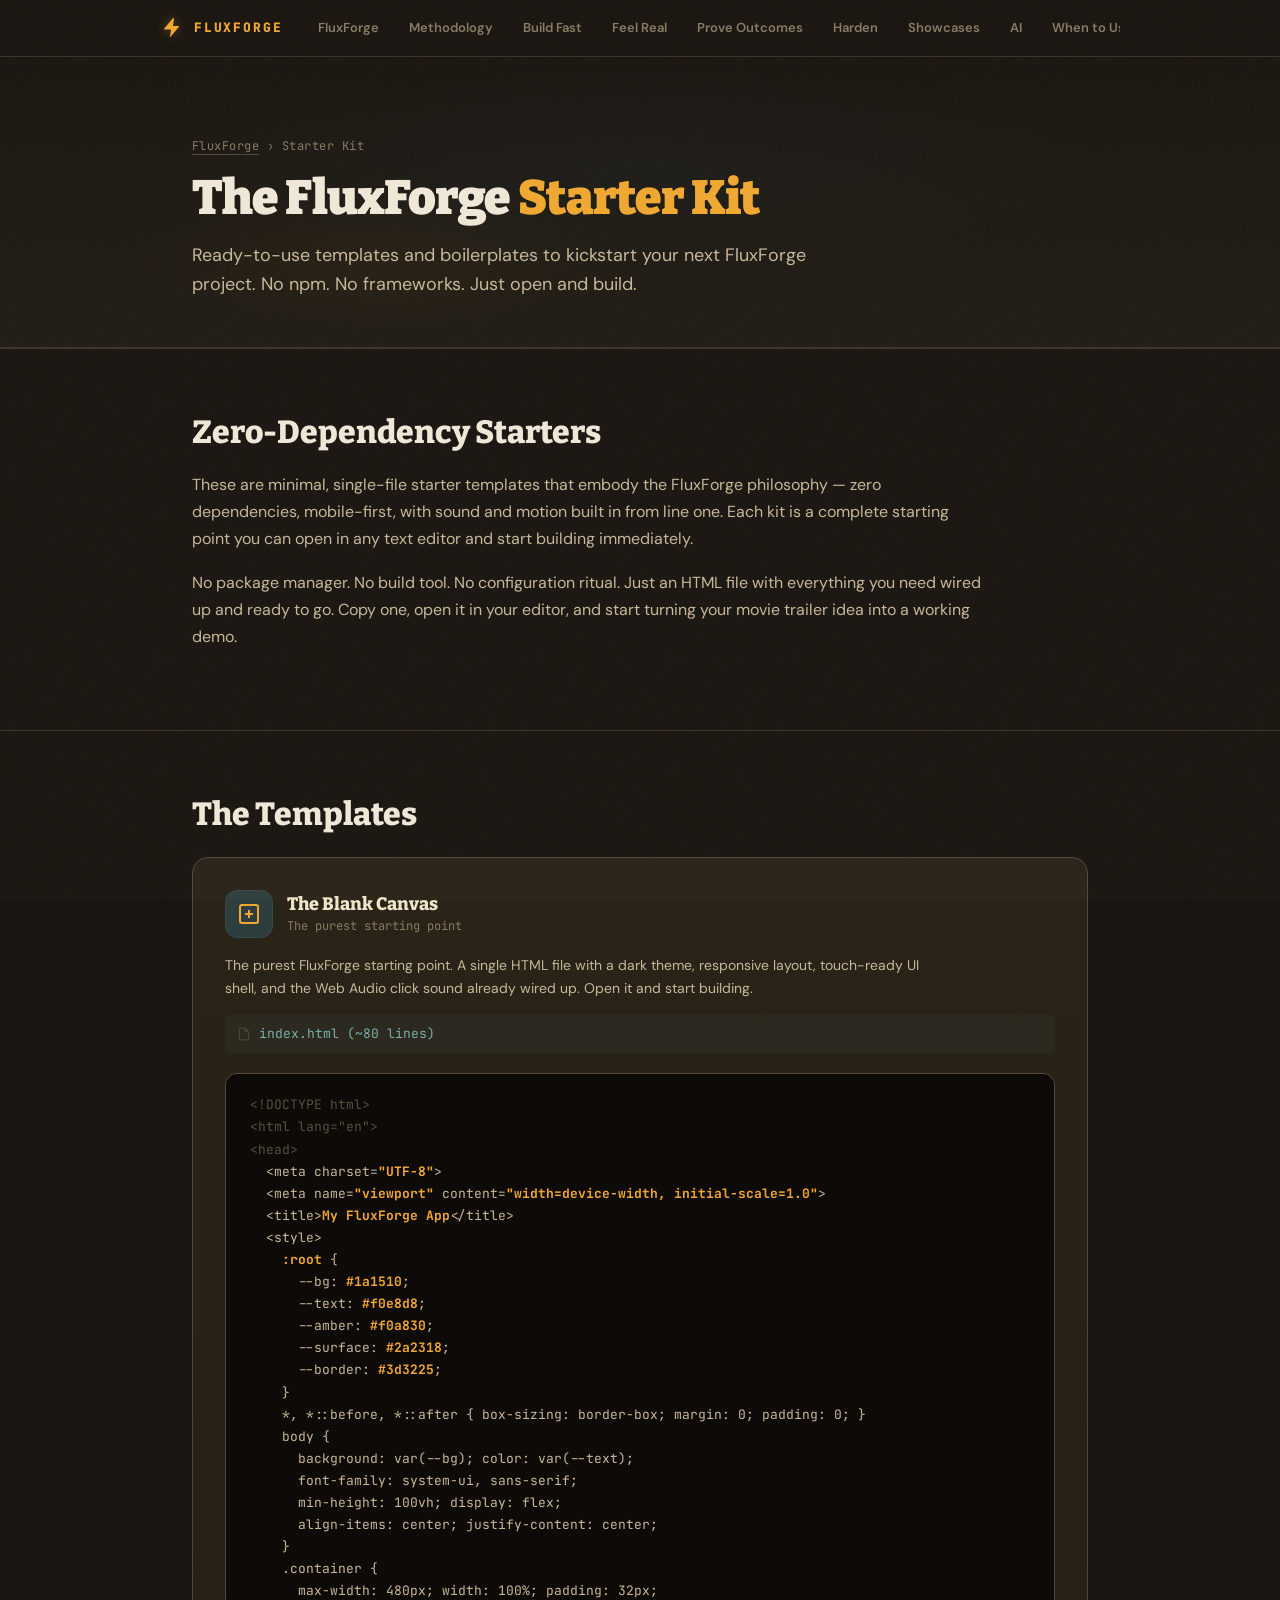
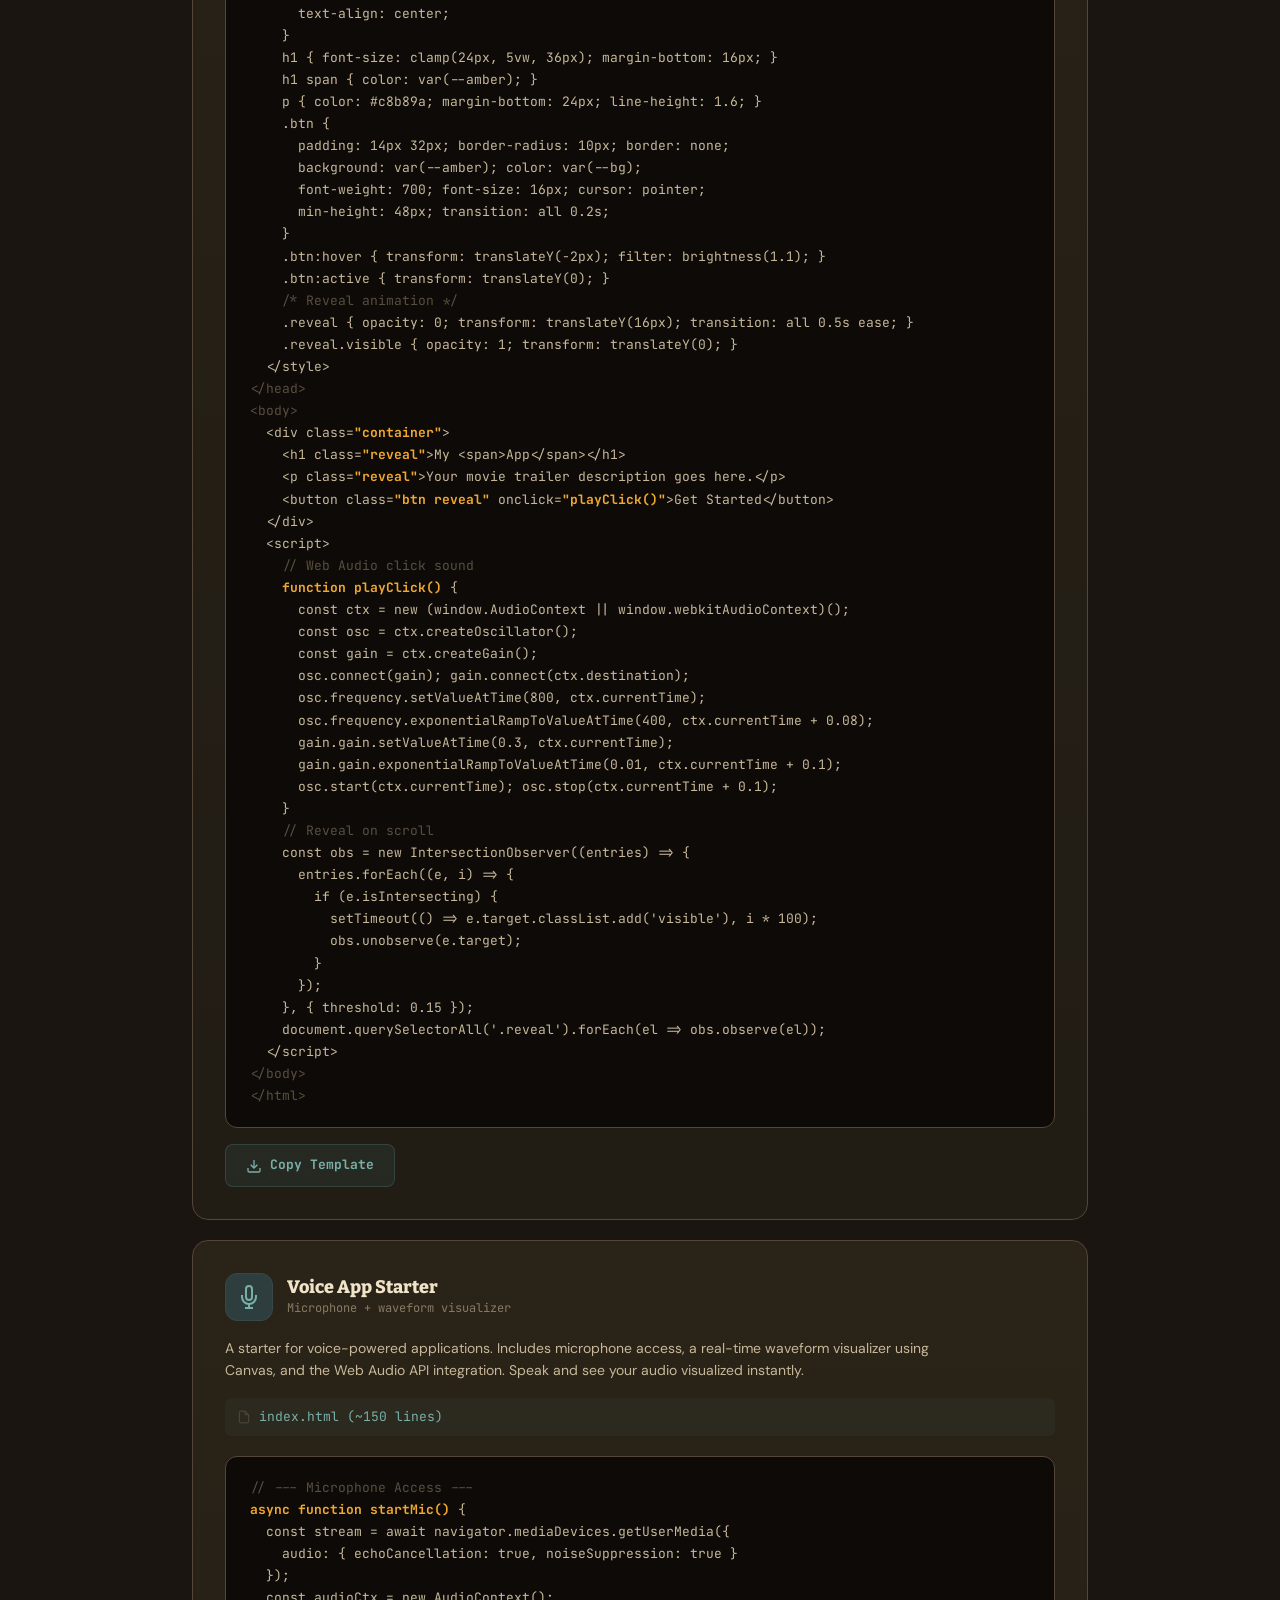
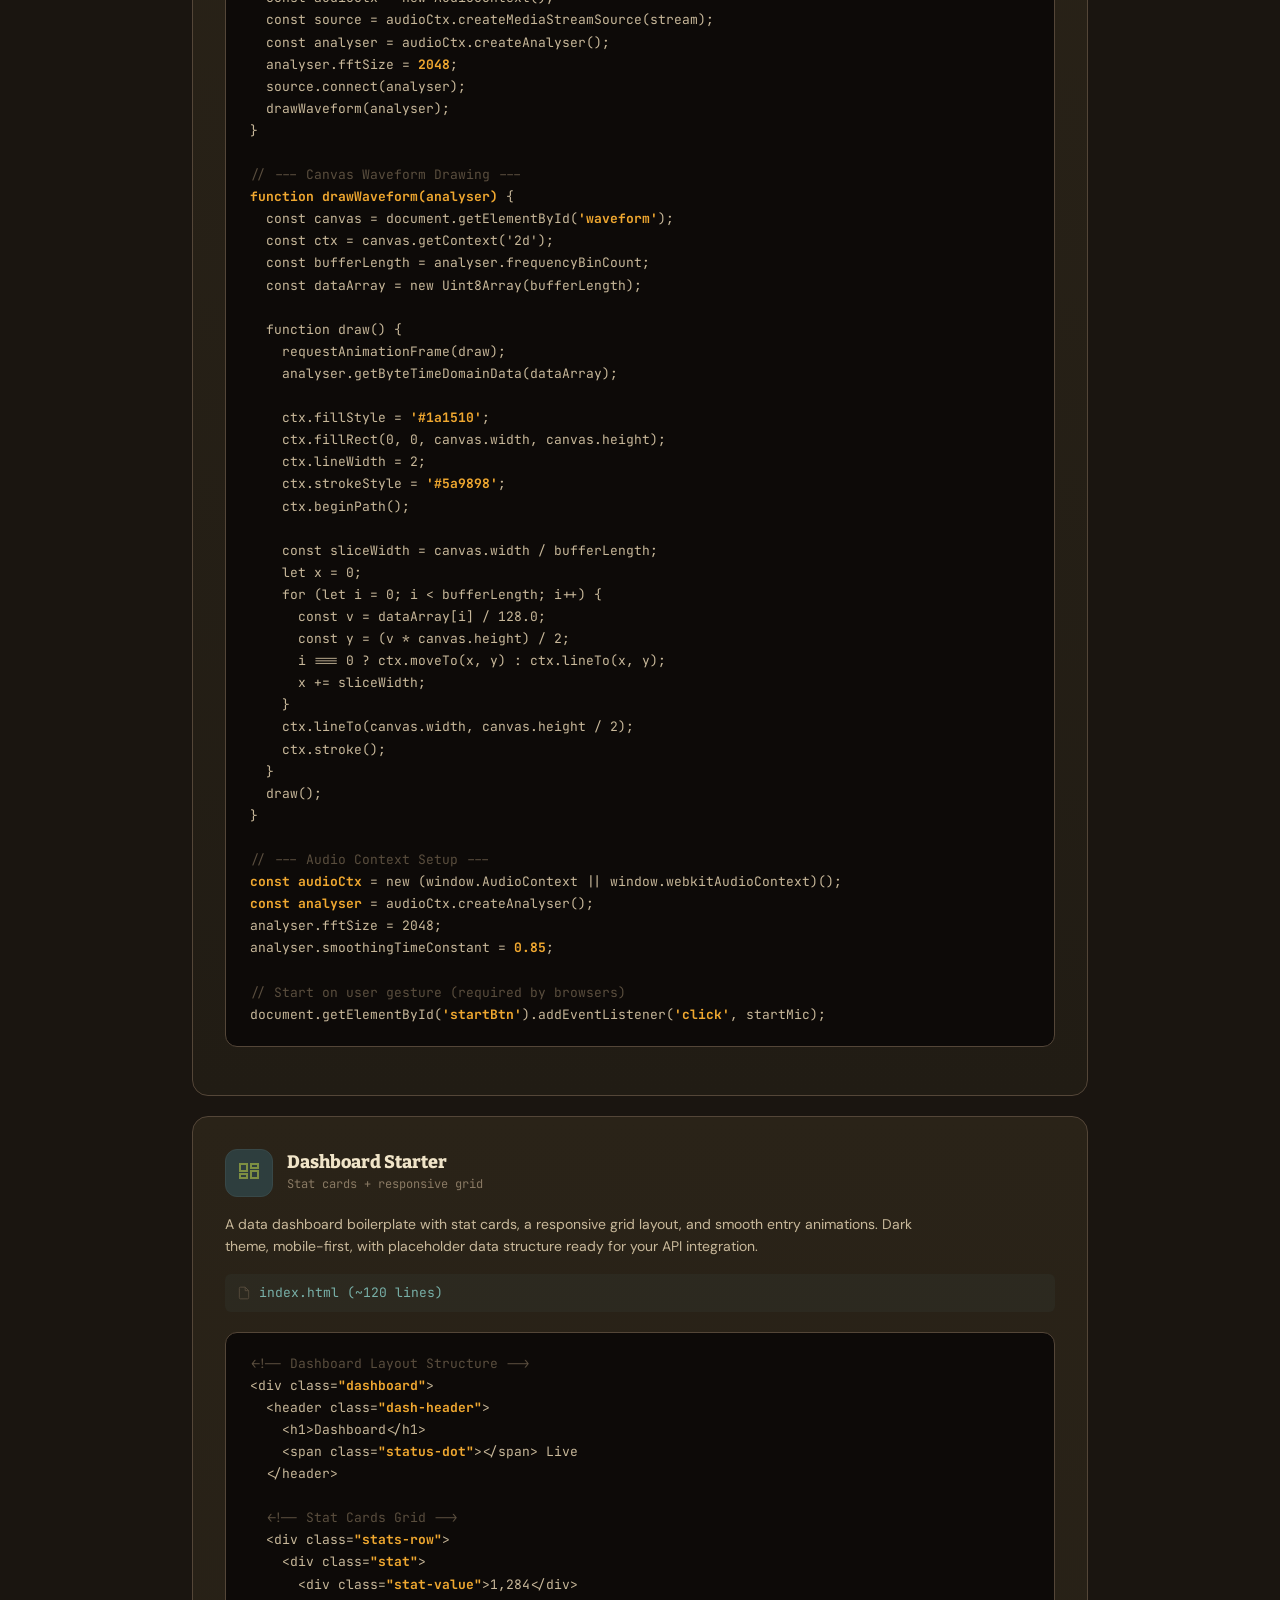
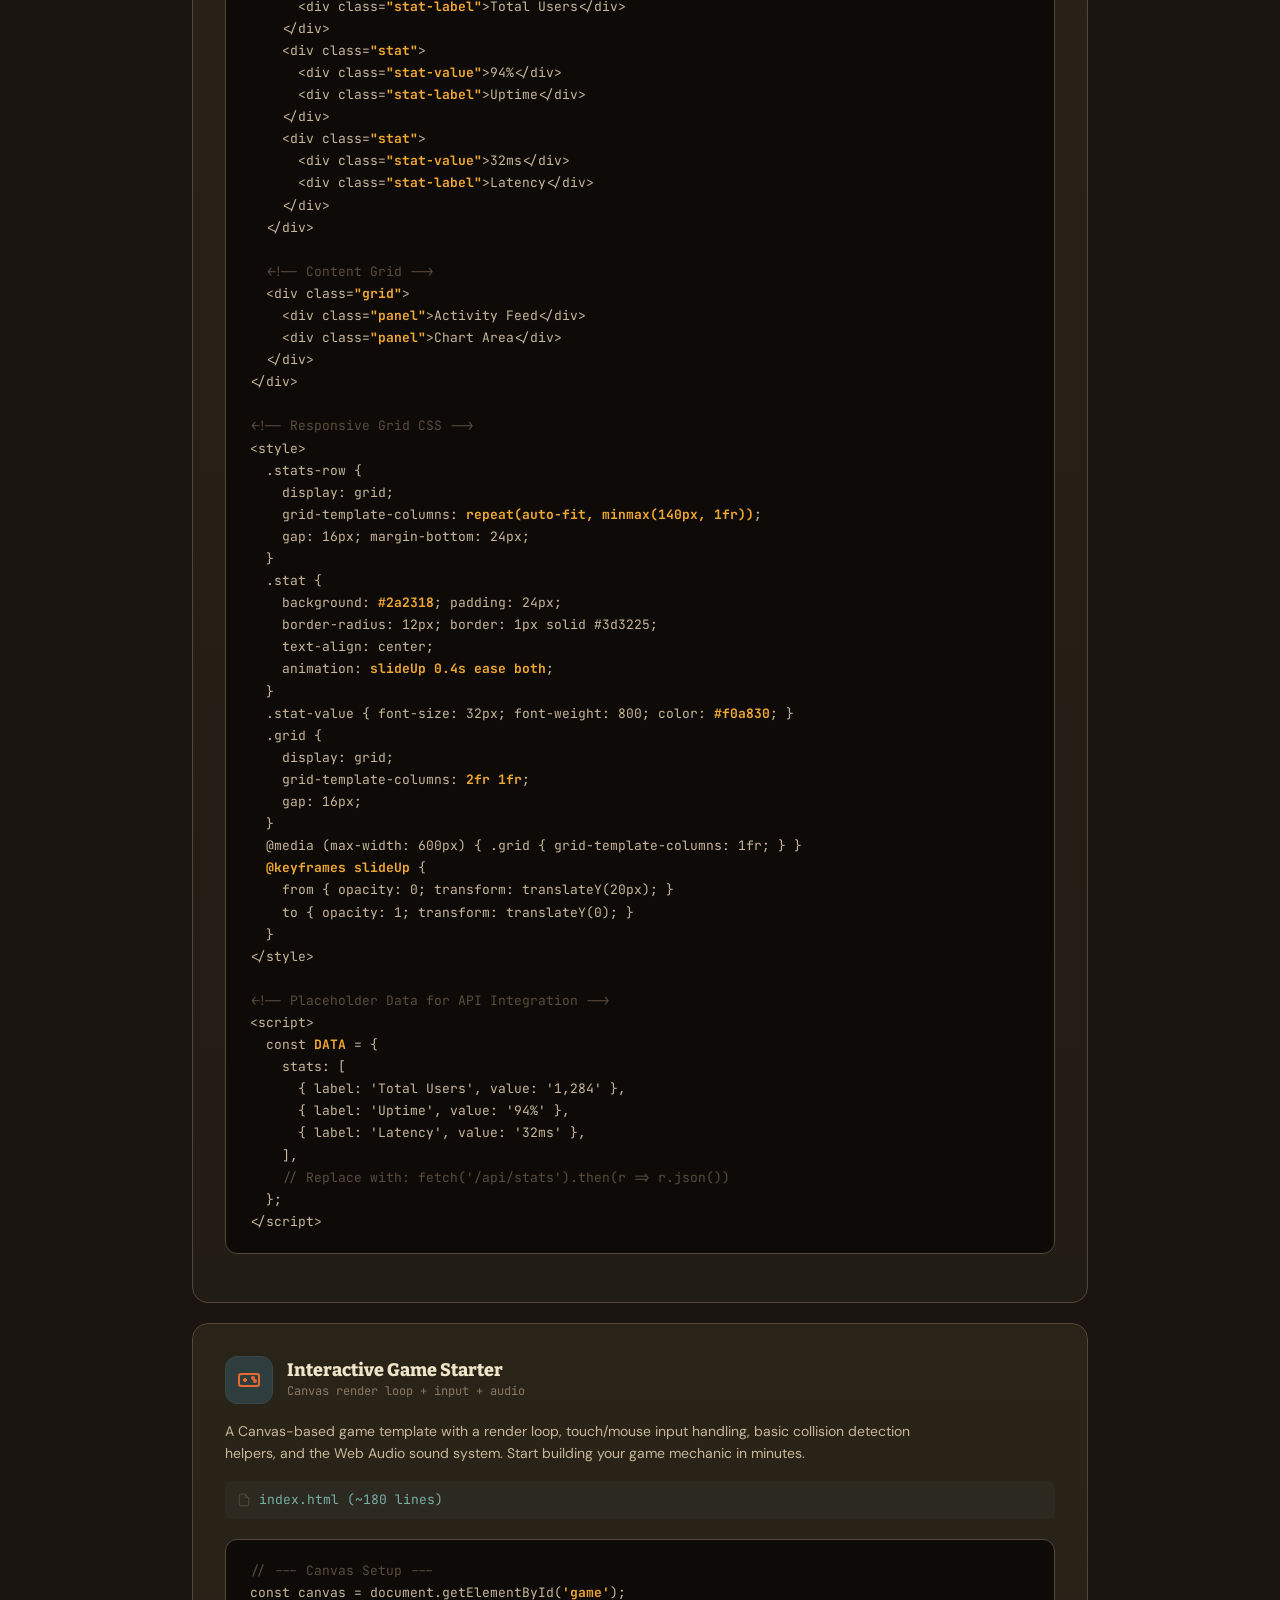
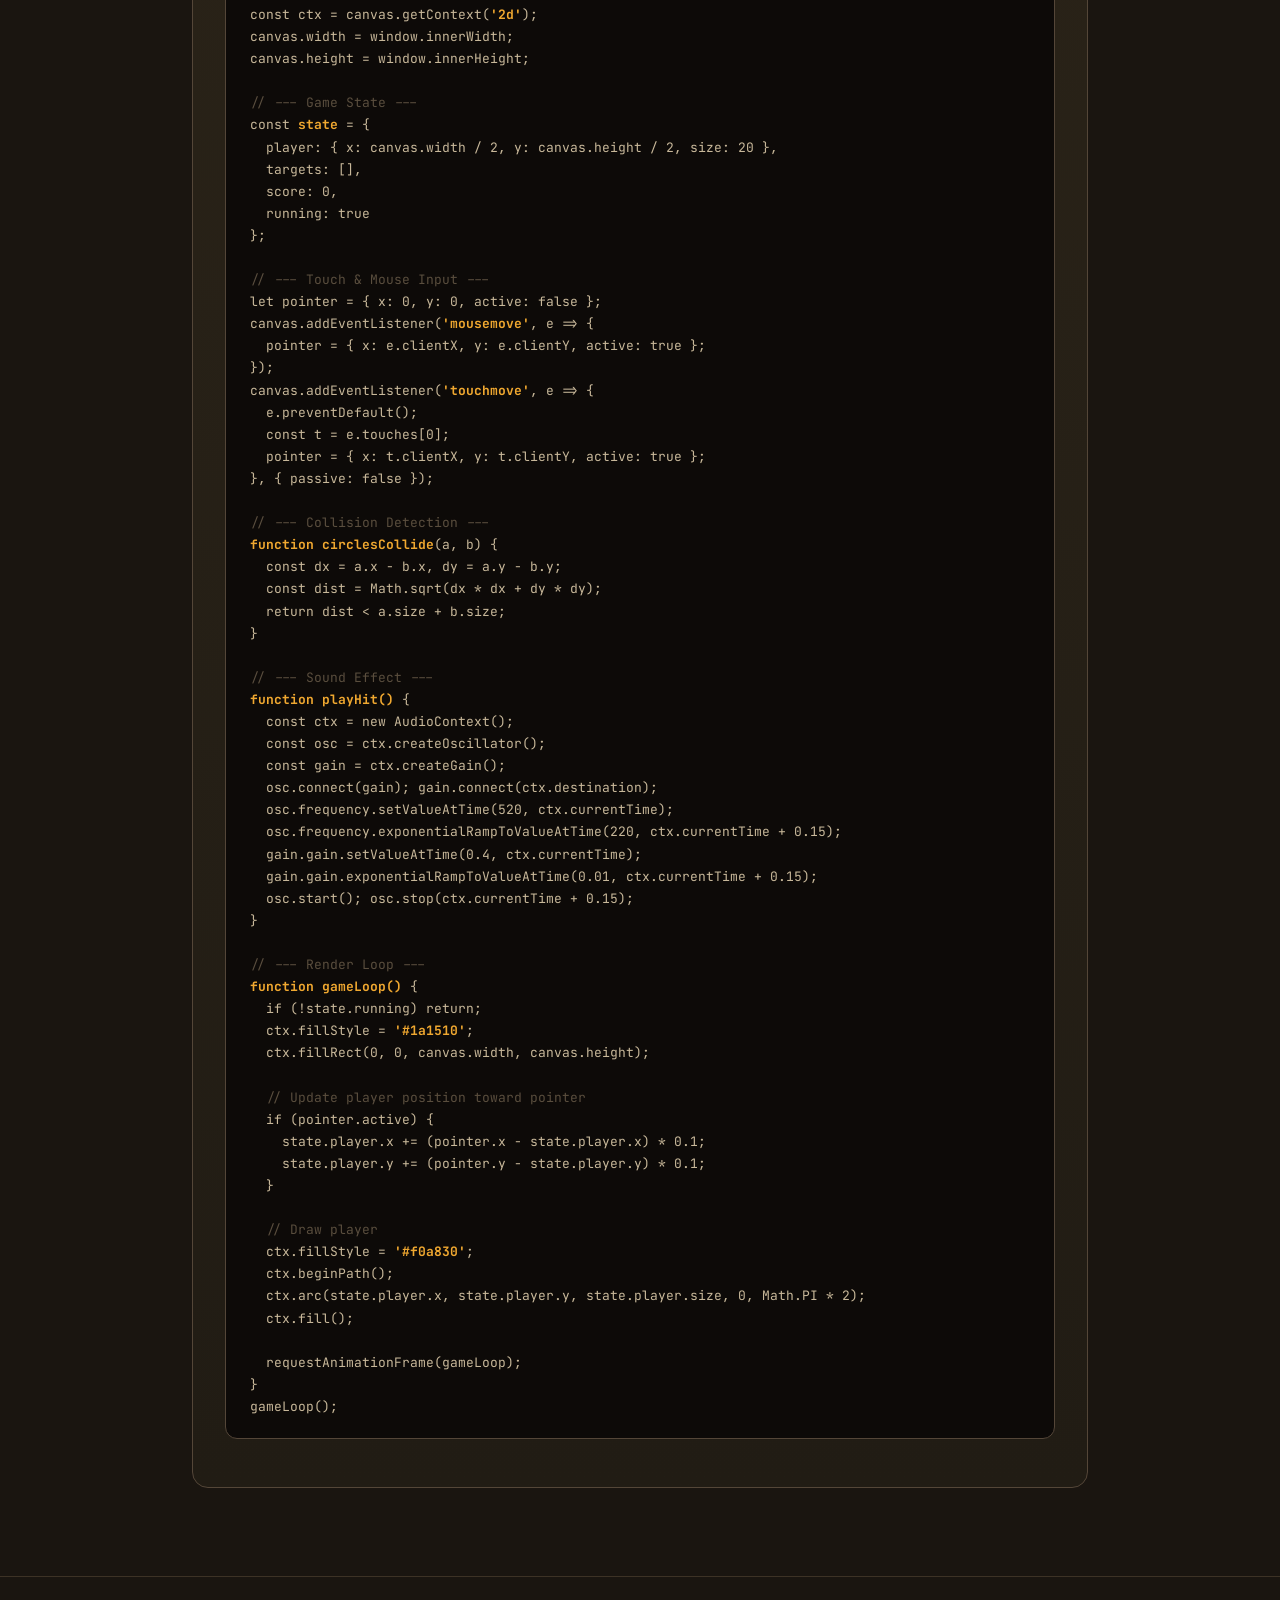
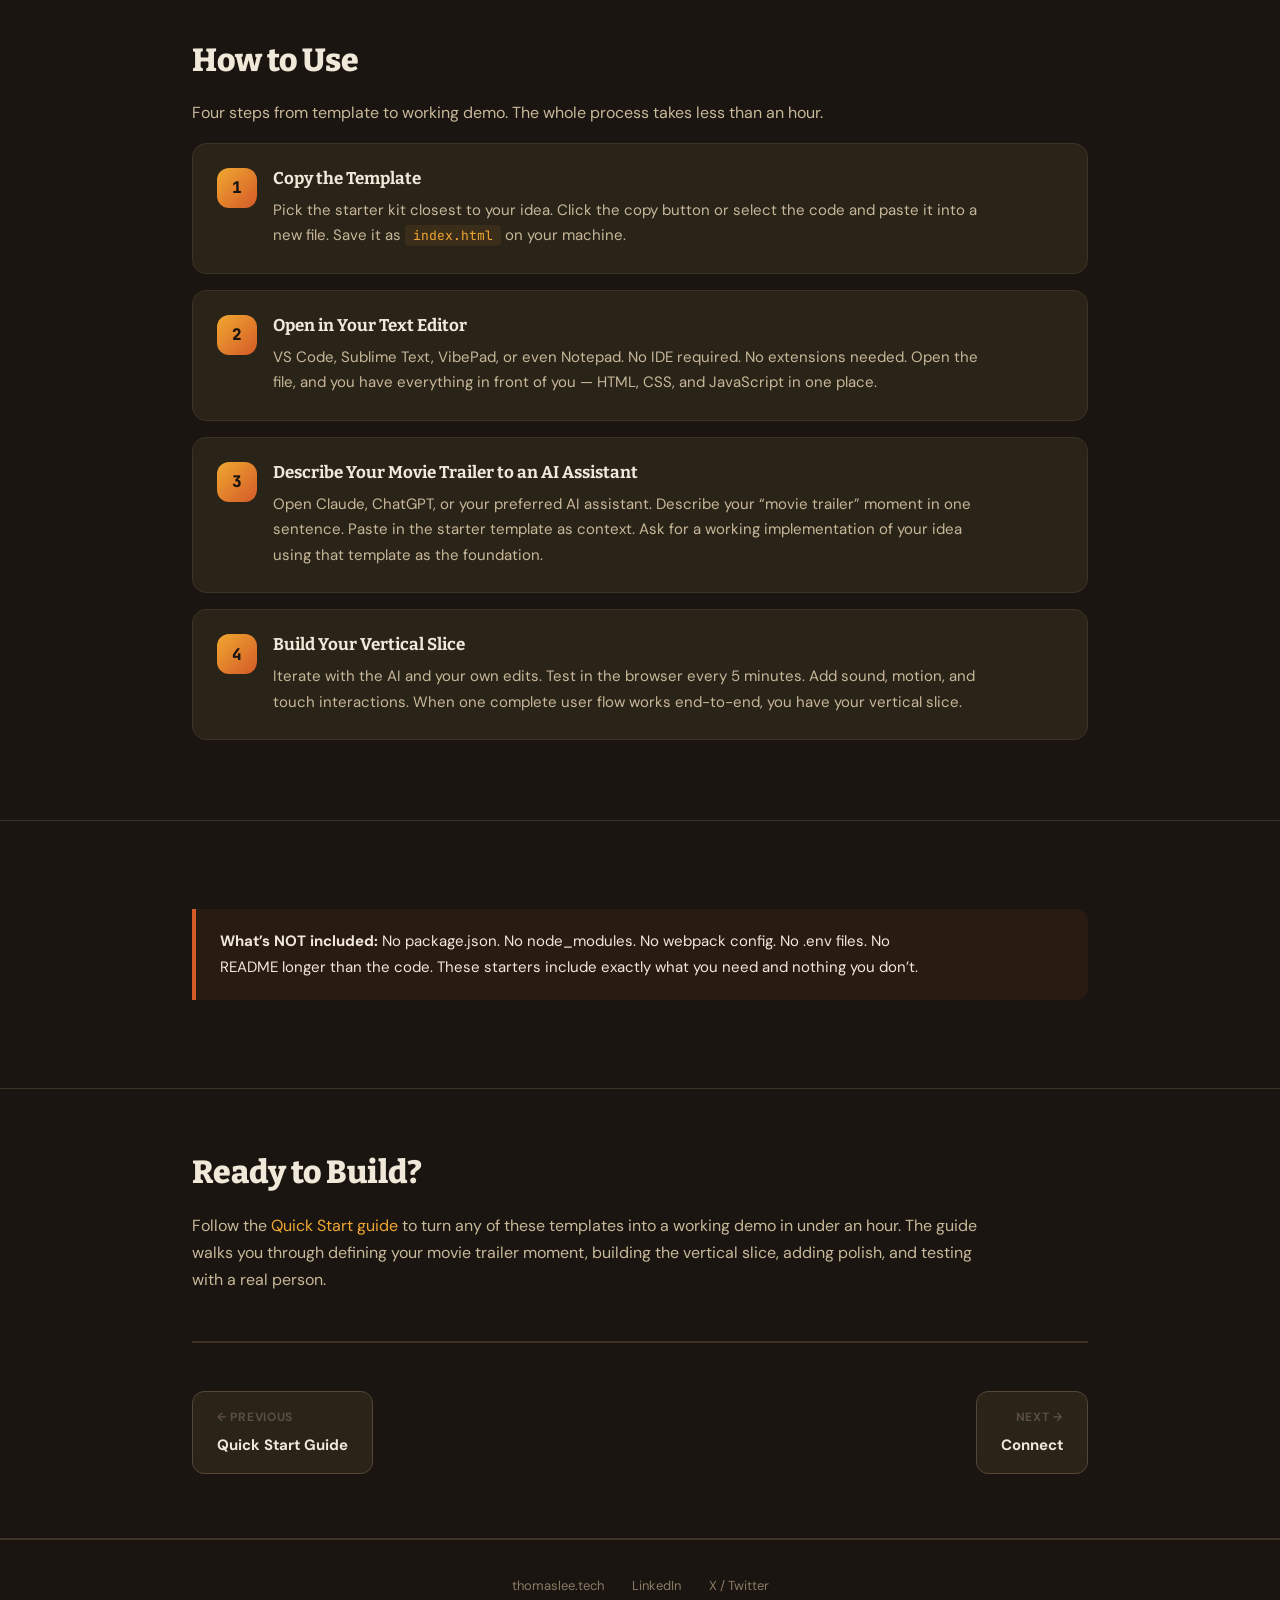
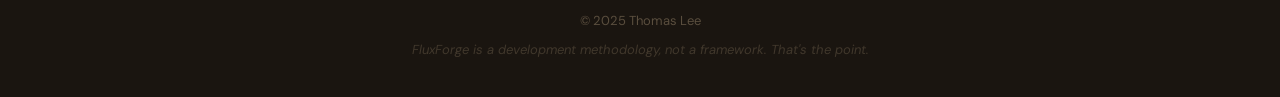
<file: starter-kit.html>
<!DOCTYPE html>
<html lang="en">
<head>
<meta charset="UTF-8">
<meta name="viewport" content="width=device-width, initial-scale=1.0">
<title>Starter Kit — FluxForge Templates &amp; Boilerplates</title>
<meta name="description" content="Ready-to-use starter templates for FluxForge projects. Zero dependencies, mobile-first, single-file HTML boilerplates. By Thomas Lee.">
<link rel="icon" type="image/svg+xml" href="data:image/svg+xml,%3Csvg xmlns='http://www.w3.org/2000/svg' viewBox='0 0 24 24' fill='none'%3E%3Cpath d='M13 2L4.09 12.63c-.28.34-.04.87.42.87H11l-1 8 8.91-10.63c.28-.34.04-.87-.42-.87H13l1-8z' fill='%23f0a830'/%3E%3C/svg%3E">
<link rel="preconnect" href="https://fonts.googleapis.com">
<link href="https://fonts.googleapis.com/css2?family=Bitter:wght@400;500;600;700;800;900&family=JetBrains+Mono:wght@400;500;600;700;800&family=DM+Sans:opsz,wght@9..40,300;9..40,400;9..40,500;9..40,600;9..40,700&display=swap" rel="stylesheet">
<link rel="stylesheet" href="styles.css">
</head>
<body>

<!-- ============ Site Navigation ============ -->
<nav class="site-nav">
  <div class="nav-inner">
    <a href="index.html" class="nav-logo">
      <div class="nav-logo-icon"><svg viewBox="0 0 24 24" fill="none"><path d="M13 2L4.09 12.63c-.28.34-.04.87.42.87H11l-1 8 8.91-10.63c.28-.34.04-.87-.42-.87H13l1-8z" fill="currentColor"/></svg></div>
      <div class="nav-logo-text">FluxForge</div>
    </a>
    <button class="nav-toggle" aria-label="Toggle navigation">
      <svg viewBox="0 0 24 24"><line x1="3" y1="6" x2="21" y2="6"/><line x1="3" y1="12" x2="21" y2="12"/><line x1="3" y1="18" x2="21" y2="18"/></svg>
    </button>
    <div class="nav-links">
      <a href="index.html">FluxForge</a>
      <a href="methodology.html">Methodology</a>
      <a href="build-fast.html">Build Fast</a>
      <a href="feel-real.html">Feel Real</a>
      <a href="prove-outcomes.html">Prove Outcomes</a>
      <a href="harden.html">Harden</a>
      <a href="case-studies.html">Showcases</a>
      <a href="ai-in-fluxforge.html">AI</a>
      <a href="when-to-use.html">When to Use</a>
      <a href="quick-start.html">Quick Start</a>
      <a href="starter-kit.html" class="active">Starter Kit</a>
      <a href="connect.html">Connect</a>
    </div>
  </div>
</nav>

<!-- ============ Page Header ============ -->
<header class="page-header">
  <div class="container">
    <div class="breadcrumb"><a href="index.html">FluxForge</a> &rsaquo; Starter Kit</div>
    <h1>The FluxForge <span class="accent">Starter Kit</span></h1>
    <p class="subtitle">Ready-to-use templates and boilerplates to kickstart your next FluxForge project. No npm. No frameworks. Just open and build.</p>
  </div>
</header>

<!-- ============ Intro ============ -->
<section class="content-section">
  <div class="container">
    <h2 class="reveal">Zero-Dependency Starters</h2>
    <p class="reveal">These are minimal, single-file starter templates that embody the FluxForge philosophy &mdash; zero dependencies, mobile-first, with sound and motion built in from line one. Each kit is a complete starting point you can open in any text editor and start building immediately.</p>
    <p class="reveal">No package manager. No build tool. No configuration ritual. Just an HTML file with everything you need wired up and ready to go. Copy one, open it in your editor, and start turning your movie trailer idea into a working demo.</p>
  </div>
</section>

<!-- ============ Starter Kit Cards ============ -->
<section class="content-section">
  <div class="container">
    <h2 class="reveal">The Templates</h2>

    <div class="card-grid">

      <!-- Kit 1: The Blank Canvas -->
      <div class="kit-card reveal" style="grid-column: 1 / -1;">
        <div class="kit-card-header">
          <div class="kit-card-icon" style="color: var(--amber);">
            <svg viewBox="0 0 24 24" fill="none" stroke="currentColor" stroke-width="2"><rect x="3" y="3" width="18" height="18" rx="2"/><path d="M12 8v8M8 12h8"/></svg>
          </div>
          <div>
            <h3>The Blank Canvas</h3>
            <p class="mb-0" style="font-family: var(--mono); font-size: 12px; color: var(--text3); margin-bottom: 0;">The purest starting point</p>
          </div>
        </div>
        <p>The purest FluxForge starting point. A single HTML file with a dark theme, responsive layout, touch-ready UI shell, and the Web Audio click sound already wired up. Open it and start building.</p>
        <ul class="file-list">
          <li><svg viewBox="0 0 24 24" fill="none" stroke="currentColor" stroke-width="1.5"><path d="M14 2H6a2 2 0 0 0-2 2v16a2 2 0 0 0 2 2h12a2 2 0 0 0 2-2V8z"/><polyline points="14 2 14 8 20 8"/></svg> index.html (~80 lines)</li>
        </ul>

        <div class="code-block" style="margin-bottom: 16px;">
<button class="code-copy" onclick="copyTemplate(this)" aria-label="Copy template"><svg viewBox="0 0 24 24" fill="none" stroke="currentColor" stroke-width="2"><rect x="9" y="9" width="13" height="13" rx="2"/><path d="M5 15H4a2 2 0 0 1-2-2V4a2 2 0 0 1 2-2h9a2 2 0 0 1 2 2v1"/></svg> Copy</button>
<span class="comment">&lt;!DOCTYPE html&gt;</span><br>
<span class="comment">&lt;html lang="en"&gt;</span><br>
<span class="comment">&lt;head&gt;</span><br>
&nbsp;&nbsp;&lt;meta charset=<span class="highlight">"UTF-8"</span>&gt;<br>
&nbsp;&nbsp;&lt;meta name=<span class="highlight">"viewport"</span> content=<span class="highlight">"width=device-width, initial-scale=1.0"</span>&gt;<br>
&nbsp;&nbsp;&lt;title&gt;<span class="highlight">My FluxForge App</span>&lt;/title&gt;<br>
&nbsp;&nbsp;&lt;style&gt;<br>
&nbsp;&nbsp;&nbsp;&nbsp;<span class="highlight">:root</span> {<br>
&nbsp;&nbsp;&nbsp;&nbsp;&nbsp;&nbsp;--bg: <span class="highlight">#1a1510</span>;<br>
&nbsp;&nbsp;&nbsp;&nbsp;&nbsp;&nbsp;--text: <span class="highlight">#f0e8d8</span>;<br>
&nbsp;&nbsp;&nbsp;&nbsp;&nbsp;&nbsp;--amber: <span class="highlight">#f0a830</span>;<br>
&nbsp;&nbsp;&nbsp;&nbsp;&nbsp;&nbsp;--surface: <span class="highlight">#2a2318</span>;<br>
&nbsp;&nbsp;&nbsp;&nbsp;&nbsp;&nbsp;--border: <span class="highlight">#3d3225</span>;<br>
&nbsp;&nbsp;&nbsp;&nbsp;}<br>
&nbsp;&nbsp;&nbsp;&nbsp;*, *::before, *::after { box-sizing: border-box; margin: 0; padding: 0; }<br>
&nbsp;&nbsp;&nbsp;&nbsp;body {<br>
&nbsp;&nbsp;&nbsp;&nbsp;&nbsp;&nbsp;background: var(--bg); color: var(--text);<br>
&nbsp;&nbsp;&nbsp;&nbsp;&nbsp;&nbsp;font-family: system-ui, sans-serif;<br>
&nbsp;&nbsp;&nbsp;&nbsp;&nbsp;&nbsp;min-height: 100vh; display: flex;<br>
&nbsp;&nbsp;&nbsp;&nbsp;&nbsp;&nbsp;align-items: center; justify-content: center;<br>
&nbsp;&nbsp;&nbsp;&nbsp;}<br>
&nbsp;&nbsp;&nbsp;&nbsp;.container {<br>
&nbsp;&nbsp;&nbsp;&nbsp;&nbsp;&nbsp;max-width: 480px; width: 100%; padding: 32px;<br>
&nbsp;&nbsp;&nbsp;&nbsp;&nbsp;&nbsp;text-align: center;<br>
&nbsp;&nbsp;&nbsp;&nbsp;}<br>
&nbsp;&nbsp;&nbsp;&nbsp;h1 { font-size: clamp(24px, 5vw, 36px); margin-bottom: 16px; }<br>
&nbsp;&nbsp;&nbsp;&nbsp;h1 span { color: var(--amber); }<br>
&nbsp;&nbsp;&nbsp;&nbsp;p { color: #c8b89a; margin-bottom: 24px; line-height: 1.6; }<br>
&nbsp;&nbsp;&nbsp;&nbsp;.btn {<br>
&nbsp;&nbsp;&nbsp;&nbsp;&nbsp;&nbsp;padding: 14px 32px; border-radius: 10px; border: none;<br>
&nbsp;&nbsp;&nbsp;&nbsp;&nbsp;&nbsp;background: var(--amber); color: var(--bg);<br>
&nbsp;&nbsp;&nbsp;&nbsp;&nbsp;&nbsp;font-weight: 700; font-size: 16px; cursor: pointer;<br>
&nbsp;&nbsp;&nbsp;&nbsp;&nbsp;&nbsp;min-height: 48px; transition: all 0.2s;<br>
&nbsp;&nbsp;&nbsp;&nbsp;}<br>
&nbsp;&nbsp;&nbsp;&nbsp;.btn:hover { transform: translateY(-2px); filter: brightness(1.1); }<br>
&nbsp;&nbsp;&nbsp;&nbsp;.btn:active { transform: translateY(0); }<br>
&nbsp;&nbsp;&nbsp;&nbsp;<span class="comment">/* Reveal animation */</span><br>
&nbsp;&nbsp;&nbsp;&nbsp;.reveal { opacity: 0; transform: translateY(16px); transition: all 0.5s ease; }<br>
&nbsp;&nbsp;&nbsp;&nbsp;.reveal.visible { opacity: 1; transform: translateY(0); }<br>
&nbsp;&nbsp;&lt;/style&gt;<br>
<span class="comment">&lt;/head&gt;</span><br>
<span class="comment">&lt;body&gt;</span><br>
&nbsp;&nbsp;&lt;div class=<span class="highlight">"container"</span>&gt;<br>
&nbsp;&nbsp;&nbsp;&nbsp;&lt;h1 class=<span class="highlight">"reveal"</span>&gt;My &lt;span&gt;App&lt;/span&gt;&lt;/h1&gt;<br>
&nbsp;&nbsp;&nbsp;&nbsp;&lt;p class=<span class="highlight">"reveal"</span>&gt;Your movie trailer description goes here.&lt;/p&gt;<br>
&nbsp;&nbsp;&nbsp;&nbsp;&lt;button class=<span class="highlight">"btn reveal"</span> onclick=<span class="highlight">"playClick()"</span>&gt;Get Started&lt;/button&gt;<br>
&nbsp;&nbsp;&lt;/div&gt;<br>
&nbsp;&nbsp;&lt;script&gt;<br>
&nbsp;&nbsp;&nbsp;&nbsp;<span class="comment">// Web Audio click sound</span><br>
&nbsp;&nbsp;&nbsp;&nbsp;<span class="highlight">function playClick()</span> {<br>
&nbsp;&nbsp;&nbsp;&nbsp;&nbsp;&nbsp;const ctx = new (window.AudioContext || window.webkitAudioContext)();<br>
&nbsp;&nbsp;&nbsp;&nbsp;&nbsp;&nbsp;const osc = ctx.createOscillator();<br>
&nbsp;&nbsp;&nbsp;&nbsp;&nbsp;&nbsp;const gain = ctx.createGain();<br>
&nbsp;&nbsp;&nbsp;&nbsp;&nbsp;&nbsp;osc.connect(gain); gain.connect(ctx.destination);<br>
&nbsp;&nbsp;&nbsp;&nbsp;&nbsp;&nbsp;osc.frequency.setValueAtTime(800, ctx.currentTime);<br>
&nbsp;&nbsp;&nbsp;&nbsp;&nbsp;&nbsp;osc.frequency.exponentialRampToValueAtTime(400, ctx.currentTime + 0.08);<br>
&nbsp;&nbsp;&nbsp;&nbsp;&nbsp;&nbsp;gain.gain.setValueAtTime(0.3, ctx.currentTime);<br>
&nbsp;&nbsp;&nbsp;&nbsp;&nbsp;&nbsp;gain.gain.exponentialRampToValueAtTime(0.01, ctx.currentTime + 0.1);<br>
&nbsp;&nbsp;&nbsp;&nbsp;&nbsp;&nbsp;osc.start(ctx.currentTime); osc.stop(ctx.currentTime + 0.1);<br>
&nbsp;&nbsp;&nbsp;&nbsp;}<br>
&nbsp;&nbsp;&nbsp;&nbsp;<span class="comment">// Reveal on scroll</span><br>
&nbsp;&nbsp;&nbsp;&nbsp;const obs = new IntersectionObserver((entries) =&gt; {<br>
&nbsp;&nbsp;&nbsp;&nbsp;&nbsp;&nbsp;entries.forEach((e, i) =&gt; {<br>
&nbsp;&nbsp;&nbsp;&nbsp;&nbsp;&nbsp;&nbsp;&nbsp;if (e.isIntersecting) {<br>
&nbsp;&nbsp;&nbsp;&nbsp;&nbsp;&nbsp;&nbsp;&nbsp;&nbsp;&nbsp;setTimeout(() =&gt; e.target.classList.add('visible'), i * 100);<br>
&nbsp;&nbsp;&nbsp;&nbsp;&nbsp;&nbsp;&nbsp;&nbsp;&nbsp;&nbsp;obs.unobserve(e.target);<br>
&nbsp;&nbsp;&nbsp;&nbsp;&nbsp;&nbsp;&nbsp;&nbsp;}<br>
&nbsp;&nbsp;&nbsp;&nbsp;&nbsp;&nbsp;});<br>
&nbsp;&nbsp;&nbsp;&nbsp;}, { threshold: 0.15 });<br>
&nbsp;&nbsp;&nbsp;&nbsp;document.querySelectorAll('.reveal').forEach(el =&gt; obs.observe(el));<br>
&nbsp;&nbsp;&lt;/script&gt;<br>
<span class="comment">&lt;/body&gt;</span><br>
<span class="comment">&lt;/html&gt;</span>
        </div>

        <a class="kit-download" href="#blank-canvas" onclick="copyTemplate(this.closest('.kit-card').querySelector('.code-block'))"><svg viewBox="0 0 24 24" fill="none" stroke="currentColor" stroke-width="2"><path d="M21 15v4a2 2 0 0 1-2 2H5a2 2 0 0 1-2-2v-4"/><polyline points="7 10 12 15 17 10"/><line x1="12" y1="15" x2="12" y2="3"/></svg> Copy Template</a>
      </div>

      <!-- Kit 2: Voice App Starter -->
      <div class="kit-card reveal" style="grid-column: 1 / -1;">
        <div class="kit-card-header">
          <div class="kit-card-icon" style="color: var(--teal2);">
            <svg viewBox="0 0 24 24" fill="none" stroke="currentColor" stroke-width="2"><path d="M12 1a3 3 0 0 0-3 3v8a3 3 0 0 0 6 0V4a3 3 0 0 0-3-3z"/><path d="M19 10v2a7 7 0 0 1-14 0v-2"/><line x1="12" y1="19" x2="12" y2="23"/><line x1="8" y1="23" x2="16" y2="23"/></svg>
          </div>
          <div>
            <h3>Voice App Starter</h3>
            <p class="mb-0" style="font-family: var(--mono); font-size: 12px; color: var(--text3); margin-bottom: 0;">Microphone + waveform visualizer</p>
          </div>
        </div>
        <p>A starter for voice-powered applications. Includes microphone access, a real-time waveform visualizer using Canvas, and the Web Audio API integration. Speak and see your audio visualized instantly.</p>
        <ul class="file-list">
          <li><svg viewBox="0 0 24 24" fill="none" stroke="currentColor" stroke-width="1.5"><path d="M14 2H6a2 2 0 0 0-2 2v16a2 2 0 0 0 2 2h12a2 2 0 0 0 2-2V8z"/><polyline points="14 2 14 8 20 8"/></svg> index.html (~150 lines)</li>
        </ul>

        <div class="code-block" style="margin-bottom: 16px;">
<button class="code-copy" onclick="copyTemplate(this)" aria-label="Copy template"><svg viewBox="0 0 24 24" fill="none" stroke="currentColor" stroke-width="2"><rect x="9" y="9" width="13" height="13" rx="2"/><path d="M5 15H4a2 2 0 0 1-2-2V4a2 2 0 0 1 2-2h9a2 2 0 0 1 2 2v1"/></svg> Copy</button>
<span class="comment">// --- Microphone Access ---</span><br>
<span class="highlight">async function startMic()</span> {<br>
&nbsp;&nbsp;const stream = await navigator.mediaDevices.getUserMedia({<br>
&nbsp;&nbsp;&nbsp;&nbsp;audio: { echoCancellation: true, noiseSuppression: true }<br>
&nbsp;&nbsp;});<br>
&nbsp;&nbsp;const audioCtx = new AudioContext();<br>
&nbsp;&nbsp;const source = audioCtx.createMediaStreamSource(stream);<br>
&nbsp;&nbsp;const analyser = audioCtx.createAnalyser();<br>
&nbsp;&nbsp;analyser.fftSize = <span class="highlight">2048</span>;<br>
&nbsp;&nbsp;source.connect(analyser);<br>
&nbsp;&nbsp;drawWaveform(analyser);<br>
}<br>
<br>
<span class="comment">// --- Canvas Waveform Drawing ---</span><br>
<span class="highlight">function drawWaveform(analyser)</span> {<br>
&nbsp;&nbsp;const canvas = document.getElementById(<span class="highlight">'waveform'</span>);<br>
&nbsp;&nbsp;const ctx = canvas.getContext('2d');<br>
&nbsp;&nbsp;const bufferLength = analyser.frequencyBinCount;<br>
&nbsp;&nbsp;const dataArray = new Uint8Array(bufferLength);<br>
<br>
&nbsp;&nbsp;function draw() {<br>
&nbsp;&nbsp;&nbsp;&nbsp;requestAnimationFrame(draw);<br>
&nbsp;&nbsp;&nbsp;&nbsp;analyser.getByteTimeDomainData(dataArray);<br>
<br>
&nbsp;&nbsp;&nbsp;&nbsp;ctx.fillStyle = <span class="highlight">'#1a1510'</span>;<br>
&nbsp;&nbsp;&nbsp;&nbsp;ctx.fillRect(0, 0, canvas.width, canvas.height);<br>
&nbsp;&nbsp;&nbsp;&nbsp;ctx.lineWidth = 2;<br>
&nbsp;&nbsp;&nbsp;&nbsp;ctx.strokeStyle = <span class="highlight">'#5a9898'</span>;<br>
&nbsp;&nbsp;&nbsp;&nbsp;ctx.beginPath();<br>
<br>
&nbsp;&nbsp;&nbsp;&nbsp;const sliceWidth = canvas.width / bufferLength;<br>
&nbsp;&nbsp;&nbsp;&nbsp;let x = 0;<br>
&nbsp;&nbsp;&nbsp;&nbsp;for (let i = 0; i &lt; bufferLength; i++) {<br>
&nbsp;&nbsp;&nbsp;&nbsp;&nbsp;&nbsp;const v = dataArray[i] / 128.0;<br>
&nbsp;&nbsp;&nbsp;&nbsp;&nbsp;&nbsp;const y = (v * canvas.height) / 2;<br>
&nbsp;&nbsp;&nbsp;&nbsp;&nbsp;&nbsp;i === 0 ? ctx.moveTo(x, y) : ctx.lineTo(x, y);<br>
&nbsp;&nbsp;&nbsp;&nbsp;&nbsp;&nbsp;x += sliceWidth;<br>
&nbsp;&nbsp;&nbsp;&nbsp;}<br>
&nbsp;&nbsp;&nbsp;&nbsp;ctx.lineTo(canvas.width, canvas.height / 2);<br>
&nbsp;&nbsp;&nbsp;&nbsp;ctx.stroke();<br>
&nbsp;&nbsp;}<br>
&nbsp;&nbsp;draw();<br>
}<br>
<br>
<span class="comment">// --- Audio Context Setup ---</span><br>
<span class="highlight">const audioCtx</span> = new (window.AudioContext || window.webkitAudioContext)();<br>
<span class="highlight">const analyser</span> = audioCtx.createAnalyser();<br>
analyser.fftSize = 2048;<br>
analyser.smoothingTimeConstant = <span class="highlight">0.85</span>;<br>
<br>
<span class="comment">// Start on user gesture (required by browsers)</span><br>
document.getElementById(<span class="highlight">'startBtn'</span>).addEventListener(<span class="highlight">'click'</span>, startMic);
        </div>
      </div>

      <!-- Kit 3: Dashboard Starter -->
      <div class="kit-card reveal" style="grid-column: 1 / -1;">
        <div class="kit-card-header">
          <div class="kit-card-icon" style="color: var(--olive2);">
            <svg viewBox="0 0 24 24" fill="none" stroke="currentColor" stroke-width="2"><rect x="3" y="3" width="7" height="7"/><rect x="14" y="3" width="7" height="4"/><rect x="14" y="10" width="7" height="7"/><rect x="3" y="13" width="7" height="4"/></svg>
          </div>
          <div>
            <h3>Dashboard Starter</h3>
            <p class="mb-0" style="font-family: var(--mono); font-size: 12px; color: var(--text3); margin-bottom: 0;">Stat cards + responsive grid</p>
          </div>
        </div>
        <p>A data dashboard boilerplate with stat cards, a responsive grid layout, and smooth entry animations. Dark theme, mobile-first, with placeholder data structure ready for your API integration.</p>
        <ul class="file-list">
          <li><svg viewBox="0 0 24 24" fill="none" stroke="currentColor" stroke-width="1.5"><path d="M14 2H6a2 2 0 0 0-2 2v16a2 2 0 0 0 2 2h12a2 2 0 0 0 2-2V8z"/><polyline points="14 2 14 8 20 8"/></svg> index.html (~120 lines)</li>
        </ul>

        <div class="code-block" style="margin-bottom: 16px;">
<button class="code-copy" onclick="copyTemplate(this)" aria-label="Copy template"><svg viewBox="0 0 24 24" fill="none" stroke="currentColor" stroke-width="2"><rect x="9" y="9" width="13" height="13" rx="2"/><path d="M5 15H4a2 2 0 0 1-2-2V4a2 2 0 0 1 2-2h9a2 2 0 0 1 2 2v1"/></svg> Copy</button>
<span class="comment">&lt;!-- Dashboard Layout Structure --&gt;</span><br>
&lt;div class=<span class="highlight">"dashboard"</span>&gt;<br>
&nbsp;&nbsp;&lt;header class=<span class="highlight">"dash-header"</span>&gt;<br>
&nbsp;&nbsp;&nbsp;&nbsp;&lt;h1&gt;Dashboard&lt;/h1&gt;<br>
&nbsp;&nbsp;&nbsp;&nbsp;&lt;span class=<span class="highlight">"status-dot"</span>&gt;&lt;/span&gt; Live<br>
&nbsp;&nbsp;&lt;/header&gt;<br>
<br>
&nbsp;&nbsp;<span class="comment">&lt;!-- Stat Cards Grid --&gt;</span><br>
&nbsp;&nbsp;&lt;div class=<span class="highlight">"stats-row"</span>&gt;<br>
&nbsp;&nbsp;&nbsp;&nbsp;&lt;div class=<span class="highlight">"stat"</span>&gt;<br>
&nbsp;&nbsp;&nbsp;&nbsp;&nbsp;&nbsp;&lt;div class=<span class="highlight">"stat-value"</span>&gt;1,284&lt;/div&gt;<br>
&nbsp;&nbsp;&nbsp;&nbsp;&nbsp;&nbsp;&lt;div class=<span class="highlight">"stat-label"</span>&gt;Total Users&lt;/div&gt;<br>
&nbsp;&nbsp;&nbsp;&nbsp;&lt;/div&gt;<br>
&nbsp;&nbsp;&nbsp;&nbsp;&lt;div class=<span class="highlight">"stat"</span>&gt;<br>
&nbsp;&nbsp;&nbsp;&nbsp;&nbsp;&nbsp;&lt;div class=<span class="highlight">"stat-value"</span>&gt;94%&lt;/div&gt;<br>
&nbsp;&nbsp;&nbsp;&nbsp;&nbsp;&nbsp;&lt;div class=<span class="highlight">"stat-label"</span>&gt;Uptime&lt;/div&gt;<br>
&nbsp;&nbsp;&nbsp;&nbsp;&lt;/div&gt;<br>
&nbsp;&nbsp;&nbsp;&nbsp;&lt;div class=<span class="highlight">"stat"</span>&gt;<br>
&nbsp;&nbsp;&nbsp;&nbsp;&nbsp;&nbsp;&lt;div class=<span class="highlight">"stat-value"</span>&gt;32ms&lt;/div&gt;<br>
&nbsp;&nbsp;&nbsp;&nbsp;&nbsp;&nbsp;&lt;div class=<span class="highlight">"stat-label"</span>&gt;Latency&lt;/div&gt;<br>
&nbsp;&nbsp;&nbsp;&nbsp;&lt;/div&gt;<br>
&nbsp;&nbsp;&lt;/div&gt;<br>
<br>
&nbsp;&nbsp;<span class="comment">&lt;!-- Content Grid --&gt;</span><br>
&nbsp;&nbsp;&lt;div class=<span class="highlight">"grid"</span>&gt;<br>
&nbsp;&nbsp;&nbsp;&nbsp;&lt;div class=<span class="highlight">"panel"</span>&gt;Activity Feed&lt;/div&gt;<br>
&nbsp;&nbsp;&nbsp;&nbsp;&lt;div class=<span class="highlight">"panel"</span>&gt;Chart Area&lt;/div&gt;<br>
&nbsp;&nbsp;&lt;/div&gt;<br>
&lt;/div&gt;<br>
<br>
<span class="comment">&lt;!-- Responsive Grid CSS --&gt;</span><br>
&lt;style&gt;<br>
&nbsp;&nbsp;.stats-row {<br>
&nbsp;&nbsp;&nbsp;&nbsp;display: grid;<br>
&nbsp;&nbsp;&nbsp;&nbsp;grid-template-columns: <span class="highlight">repeat(auto-fit, minmax(140px, 1fr))</span>;<br>
&nbsp;&nbsp;&nbsp;&nbsp;gap: 16px; margin-bottom: 24px;<br>
&nbsp;&nbsp;}<br>
&nbsp;&nbsp;.stat {<br>
&nbsp;&nbsp;&nbsp;&nbsp;background: <span class="highlight">#2a2318</span>; padding: 24px;<br>
&nbsp;&nbsp;&nbsp;&nbsp;border-radius: 12px; border: 1px solid #3d3225;<br>
&nbsp;&nbsp;&nbsp;&nbsp;text-align: center;<br>
&nbsp;&nbsp;&nbsp;&nbsp;animation: <span class="highlight">slideUp 0.4s ease both</span>;<br>
&nbsp;&nbsp;}<br>
&nbsp;&nbsp;.stat-value { font-size: 32px; font-weight: 800; color: <span class="highlight">#f0a830</span>; }<br>
&nbsp;&nbsp;.grid {<br>
&nbsp;&nbsp;&nbsp;&nbsp;display: grid;<br>
&nbsp;&nbsp;&nbsp;&nbsp;grid-template-columns: <span class="highlight">2fr 1fr</span>;<br>
&nbsp;&nbsp;&nbsp;&nbsp;gap: 16px;<br>
&nbsp;&nbsp;}<br>
&nbsp;&nbsp;@media (max-width: 600px) { .grid { grid-template-columns: 1fr; } }<br>
&nbsp;&nbsp;<span class="highlight">@keyframes slideUp</span> {<br>
&nbsp;&nbsp;&nbsp;&nbsp;from { opacity: 0; transform: translateY(20px); }<br>
&nbsp;&nbsp;&nbsp;&nbsp;to { opacity: 1; transform: translateY(0); }<br>
&nbsp;&nbsp;}<br>
&lt;/style&gt;<br>
<br>
<span class="comment">&lt;!-- Placeholder Data for API Integration --&gt;</span><br>
&lt;script&gt;<br>
&nbsp;&nbsp;const <span class="highlight">DATA</span> = {<br>
&nbsp;&nbsp;&nbsp;&nbsp;stats: [<br>
&nbsp;&nbsp;&nbsp;&nbsp;&nbsp;&nbsp;{ label: 'Total Users', value: '1,284' },<br>
&nbsp;&nbsp;&nbsp;&nbsp;&nbsp;&nbsp;{ label: 'Uptime', value: '94%' },<br>
&nbsp;&nbsp;&nbsp;&nbsp;&nbsp;&nbsp;{ label: 'Latency', value: '32ms' },<br>
&nbsp;&nbsp;&nbsp;&nbsp;],<br>
&nbsp;&nbsp;&nbsp;&nbsp;<span class="comment">// Replace with: fetch('/api/stats').then(r =&gt; r.json())</span><br>
&nbsp;&nbsp;};<br>
&lt;/script&gt;
        </div>
      </div>

      <!-- Kit 4: Interactive Game Starter -->
      <div class="kit-card reveal" style="grid-column: 1 / -1;">
        <div class="kit-card-header">
          <div class="kit-card-icon" style="color: var(--orange2);">
            <svg viewBox="0 0 24 24" fill="none" stroke="currentColor" stroke-width="2"><rect x="2" y="6" width="20" height="12" rx="2"/><line x1="6" y1="12" x2="10" y2="12"/><line x1="8" y1="10" x2="8" y2="14"/><circle cx="16" cy="10" r="1" fill="currentColor"/><circle cx="18" cy="13" r="1" fill="currentColor"/></svg>
          </div>
          <div>
            <h3>Interactive Game Starter</h3>
            <p class="mb-0" style="font-family: var(--mono); font-size: 12px; color: var(--text3); margin-bottom: 0;">Canvas render loop + input + audio</p>
          </div>
        </div>
        <p>A Canvas-based game template with a render loop, touch/mouse input handling, basic collision detection helpers, and the Web Audio sound system. Start building your game mechanic in minutes.</p>
        <ul class="file-list">
          <li><svg viewBox="0 0 24 24" fill="none" stroke="currentColor" stroke-width="1.5"><path d="M14 2H6a2 2 0 0 0-2 2v16a2 2 0 0 0 2 2h12a2 2 0 0 0 2-2V8z"/><polyline points="14 2 14 8 20 8"/></svg> index.html (~180 lines)</li>
        </ul>

        <div class="code-block" style="margin-bottom: 16px;">
<button class="code-copy" onclick="copyTemplate(this)" aria-label="Copy template"><svg viewBox="0 0 24 24" fill="none" stroke="currentColor" stroke-width="2"><rect x="9" y="9" width="13" height="13" rx="2"/><path d="M5 15H4a2 2 0 0 1-2-2V4a2 2 0 0 1 2-2h9a2 2 0 0 1 2 2v1"/></svg> Copy</button>
<span class="comment">// --- Canvas Setup ---</span><br>
const canvas = document.getElementById(<span class="highlight">'game'</span>);<br>
const ctx = canvas.getContext(<span class="highlight">'2d'</span>);<br>
canvas.width = window.innerWidth;<br>
canvas.height = window.innerHeight;<br>
<br>
<span class="comment">// --- Game State ---</span><br>
const <span class="highlight">state</span> = {<br>
&nbsp;&nbsp;player: { x: canvas.width / 2, y: canvas.height / 2, size: 20 },<br>
&nbsp;&nbsp;targets: [],<br>
&nbsp;&nbsp;score: 0,<br>
&nbsp;&nbsp;running: true<br>
};<br>
<br>
<span class="comment">// --- Touch &amp; Mouse Input ---</span><br>
let pointer = { x: 0, y: 0, active: false };<br>
canvas.addEventListener(<span class="highlight">'mousemove'</span>, e =&gt; {<br>
&nbsp;&nbsp;pointer = { x: e.clientX, y: e.clientY, active: true };<br>
});<br>
canvas.addEventListener(<span class="highlight">'touchmove'</span>, e =&gt; {<br>
&nbsp;&nbsp;e.preventDefault();<br>
&nbsp;&nbsp;const t = e.touches[0];<br>
&nbsp;&nbsp;pointer = { x: t.clientX, y: t.clientY, active: true };<br>
}, { passive: false });<br>
<br>
<span class="comment">// --- Collision Detection ---</span><br>
<span class="highlight">function circlesCollide</span>(a, b) {<br>
&nbsp;&nbsp;const dx = a.x - b.x, dy = a.y - b.y;<br>
&nbsp;&nbsp;const dist = Math.sqrt(dx * dx + dy * dy);<br>
&nbsp;&nbsp;return dist &lt; a.size + b.size;<br>
}<br>
<br>
<span class="comment">// --- Sound Effect ---</span><br>
<span class="highlight">function playHit()</span> {<br>
&nbsp;&nbsp;const ctx = new AudioContext();<br>
&nbsp;&nbsp;const osc = ctx.createOscillator();<br>
&nbsp;&nbsp;const gain = ctx.createGain();<br>
&nbsp;&nbsp;osc.connect(gain); gain.connect(ctx.destination);<br>
&nbsp;&nbsp;osc.frequency.setValueAtTime(520, ctx.currentTime);<br>
&nbsp;&nbsp;osc.frequency.exponentialRampToValueAtTime(220, ctx.currentTime + 0.15);<br>
&nbsp;&nbsp;gain.gain.setValueAtTime(0.4, ctx.currentTime);<br>
&nbsp;&nbsp;gain.gain.exponentialRampToValueAtTime(0.01, ctx.currentTime + 0.15);<br>
&nbsp;&nbsp;osc.start(); osc.stop(ctx.currentTime + 0.15);<br>
}<br>
<br>
<span class="comment">// --- Render Loop ---</span><br>
<span class="highlight">function gameLoop()</span> {<br>
&nbsp;&nbsp;if (!state.running) return;<br>
&nbsp;&nbsp;ctx.fillStyle = <span class="highlight">'#1a1510'</span>;<br>
&nbsp;&nbsp;ctx.fillRect(0, 0, canvas.width, canvas.height);<br>
<br>
&nbsp;&nbsp;<span class="comment">// Update player position toward pointer</span><br>
&nbsp;&nbsp;if (pointer.active) {<br>
&nbsp;&nbsp;&nbsp;&nbsp;state.player.x += (pointer.x - state.player.x) * 0.1;<br>
&nbsp;&nbsp;&nbsp;&nbsp;state.player.y += (pointer.y - state.player.y) * 0.1;<br>
&nbsp;&nbsp;}<br>
<br>
&nbsp;&nbsp;<span class="comment">// Draw player</span><br>
&nbsp;&nbsp;ctx.fillStyle = <span class="highlight">'#f0a830'</span>;<br>
&nbsp;&nbsp;ctx.beginPath();<br>
&nbsp;&nbsp;ctx.arc(state.player.x, state.player.y, state.player.size, 0, Math.PI * 2);<br>
&nbsp;&nbsp;ctx.fill();<br>
<br>
&nbsp;&nbsp;requestAnimationFrame(gameLoop);<br>
}<br>
gameLoop();
        </div>
      </div>

    </div>
  </div>
</section>

<!-- ============ How to Use ============ -->
<section class="content-section">
  <div class="container">
    <h2 class="reveal">How to Use</h2>
    <p class="reveal">Four steps from template to working demo. The whole process takes less than an hour.</p>

    <div class="reveal">
      <div class="step-card">
        <div class="step-num">1</div>
        <div class="step-content">
          <h3>Copy the Template</h3>
          <p>Pick the starter kit closest to your idea. Click the copy button or select the code and paste it into a new file. Save it as <code style="font-family: var(--mono); font-size: 13px; color: var(--amber); background: rgba(240,168,48,0.08); padding: 2px 8px; border-radius: 4px;">index.html</code> on your machine.</p>
        </div>
      </div>
    </div>

    <div class="reveal">
      <div class="step-card">
        <div class="step-num">2</div>
        <div class="step-content">
          <h3>Open in Your Text Editor</h3>
          <p>VS Code, Sublime Text, VibePad, or even Notepad. No IDE required. No extensions needed. Open the file, and you have everything in front of you &mdash; HTML, CSS, and JavaScript in one place.</p>
        </div>
      </div>
    </div>

    <div class="reveal">
      <div class="step-card">
        <div class="step-num">3</div>
        <div class="step-content">
          <h3>Describe Your Movie Trailer to an AI Assistant</h3>
          <p>Open Claude, ChatGPT, or your preferred AI assistant. Describe your &ldquo;movie trailer&rdquo; moment in one sentence. Paste in the starter template as context. Ask for a working implementation of your idea using that template as the foundation.</p>
        </div>
      </div>
    </div>

    <div class="reveal">
      <div class="step-card">
        <div class="step-num">4</div>
        <div class="step-content">
          <h3>Build Your Vertical Slice</h3>
          <p>Iterate with the AI and your own edits. Test in the browser every 5 minutes. Add sound, motion, and touch interactions. When one complete user flow works end-to-end, you have your vertical slice.</p>
        </div>
      </div>
    </div>
  </div>
</section>

<!-- ============ What's NOT Included ============ -->
<section class="content-section">
  <div class="container">
    <div class="callout orange reveal">
      <p><strong>What&rsquo;s NOT included:</strong> No package.json. No node_modules. No webpack config. No .env files. No README longer than the code. These starters include exactly what you need and nothing you don&rsquo;t.</p>
    </div>
  </div>
</section>

<!-- ============ Link to Quick Start ============ -->
<section class="content-section" style="border-bottom: none;">
  <div class="container">
    <h2 class="reveal">Ready to Build?</h2>
    <p class="reveal">Follow the <a href="quick-start.html">Quick Start guide</a> to turn any of these templates into a working demo in under an hour. The guide walks you through defining your movie trailer moment, building the vertical slice, adding polish, and testing with a real person.</p>

    <div class="pillar-nav reveal">
      <a href="quick-start.html">
        <span class="nav-label">&larr; Previous</span>
        <span class="nav-title">Quick Start Guide</span>
      </a>
      <a href="connect.html" class="next">
        <span class="nav-label">Next &rarr;</span>
        <span class="nav-title">Connect</span>
      </a>
    </div>
  </div>
</section>

<!-- ============ Footer ============ -->
<footer class="site-footer">
  <div class="container">
    <div class="footer-links">
      <a href="https://thomaslee.tech" target="_blank">thomaslee.tech</a>
      <a href="https://linkedin.com/in/thomas-lee-dev" target="_blank">LinkedIn</a>
      <a href="https://twitter.com/TommyLeeDev" target="_blank">X / Twitter</a>
    </div>
    <div>&copy; 2025 Thomas Lee</div>
    <div class="footer-tagline">FluxForge is a development methodology, not a framework. That's the point.</div>
  </div>
</footer>

<!-- ============ Scripts ============ -->
<script>
// Reveal-on-scroll animation
const reveals = document.querySelectorAll('.reveal');
const observer = new IntersectionObserver((entries) => {
  entries.forEach((e, i) => {
    if (e.isIntersecting) {
      setTimeout(() => e.target.classList.add('visible'), i * 100);
      observer.unobserve(e.target);
    }
  });
}, { threshold: 0.15 });
reveals.forEach(el => observer.observe(el));

// Hamburger toggle
const navToggle = document.querySelector('.nav-toggle');
const navLinks = document.querySelector('.nav-links');
navToggle.addEventListener('click', () => {
  navLinks.classList.toggle('open');
});
// Close nav when clicking a link (mobile)
navLinks.querySelectorAll('a').forEach(link => {
  link.addEventListener('click', () => {
    navLinks.classList.remove('open');
  });
});

// Copy template functionality
function copyTemplate(el) {
  const codeBlock = el.closest('.code-block') || el;
  const text = codeBlock.innerText.replace(/^\s*Copy\s*/, '').trim();
  navigator.clipboard.writeText(text).then(() => {
    const btn = codeBlock.querySelector('.code-copy');
    if (btn) {
      btn.classList.add('copied');
      btn.innerHTML = '<svg viewBox="0 0 24 24" fill="none" stroke="currentColor" stroke-width="2"><polyline points="20 6 9 17 4 12"/></svg> Copied';
      setTimeout(() => {
        btn.classList.remove('copied');
        btn.innerHTML = '<svg viewBox="0 0 24 24" fill="none" stroke="currentColor" stroke-width="2"><rect x="9" y="9" width="13" height="13" rx="2"/><path d="M5 15H4a2 2 0 0 1-2-2V4a2 2 0 0 1 2-2h9a2 2 0 0 1 2 2v1"/></svg> Copy';
      }, 2000);
    }
  });
}
</script>

</body>
</html>
</file>
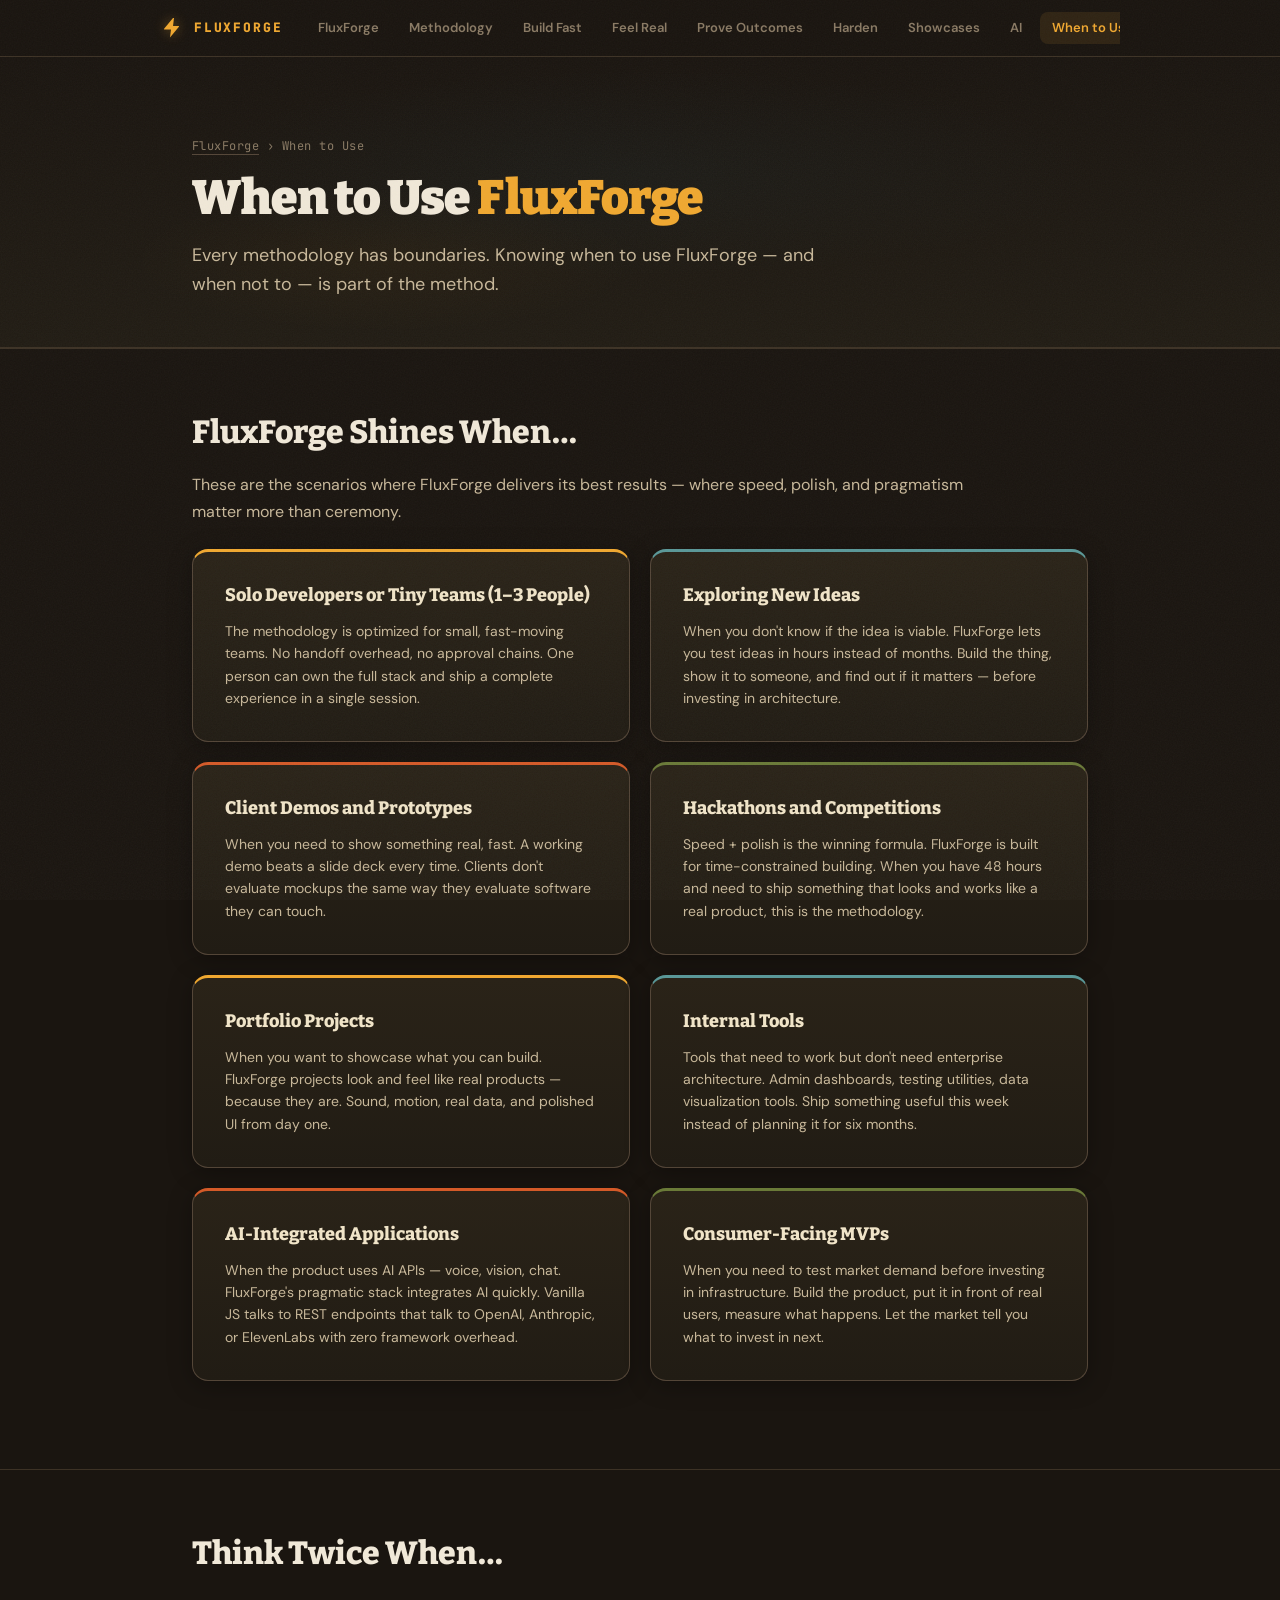
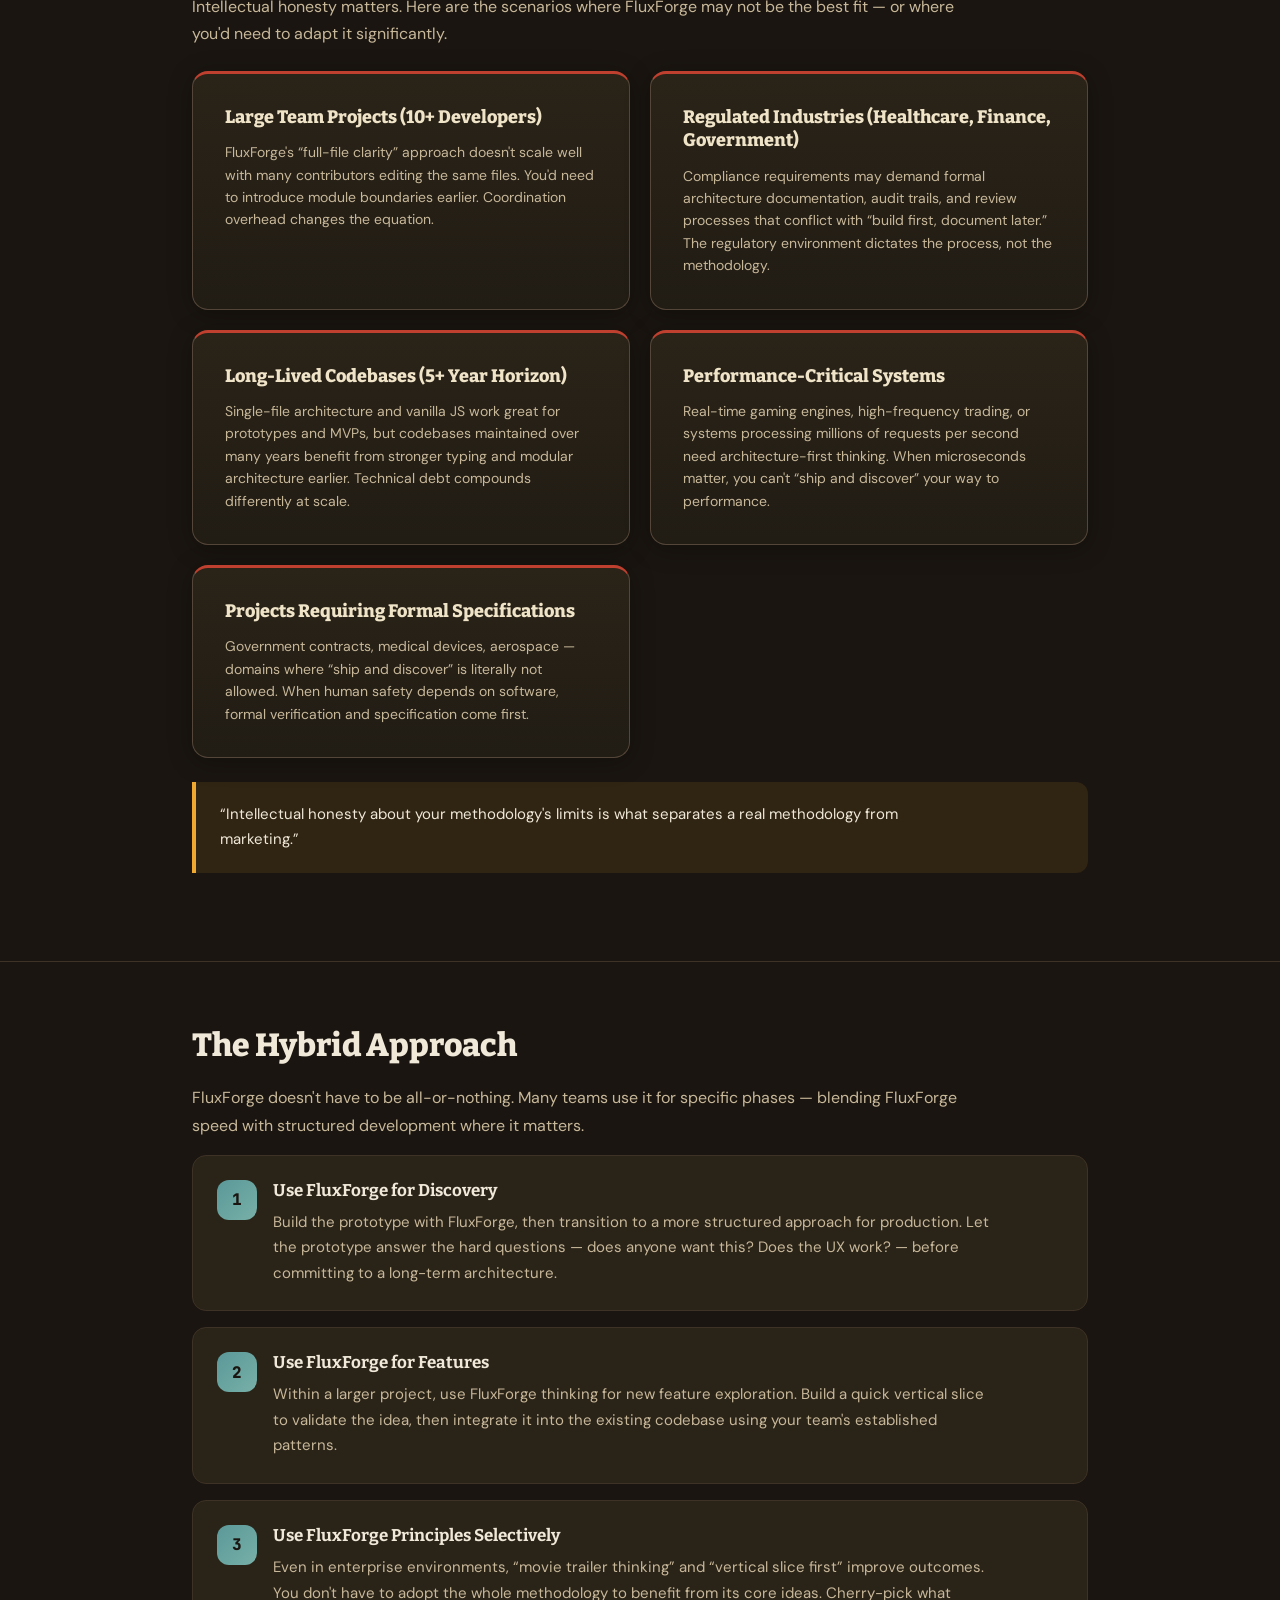
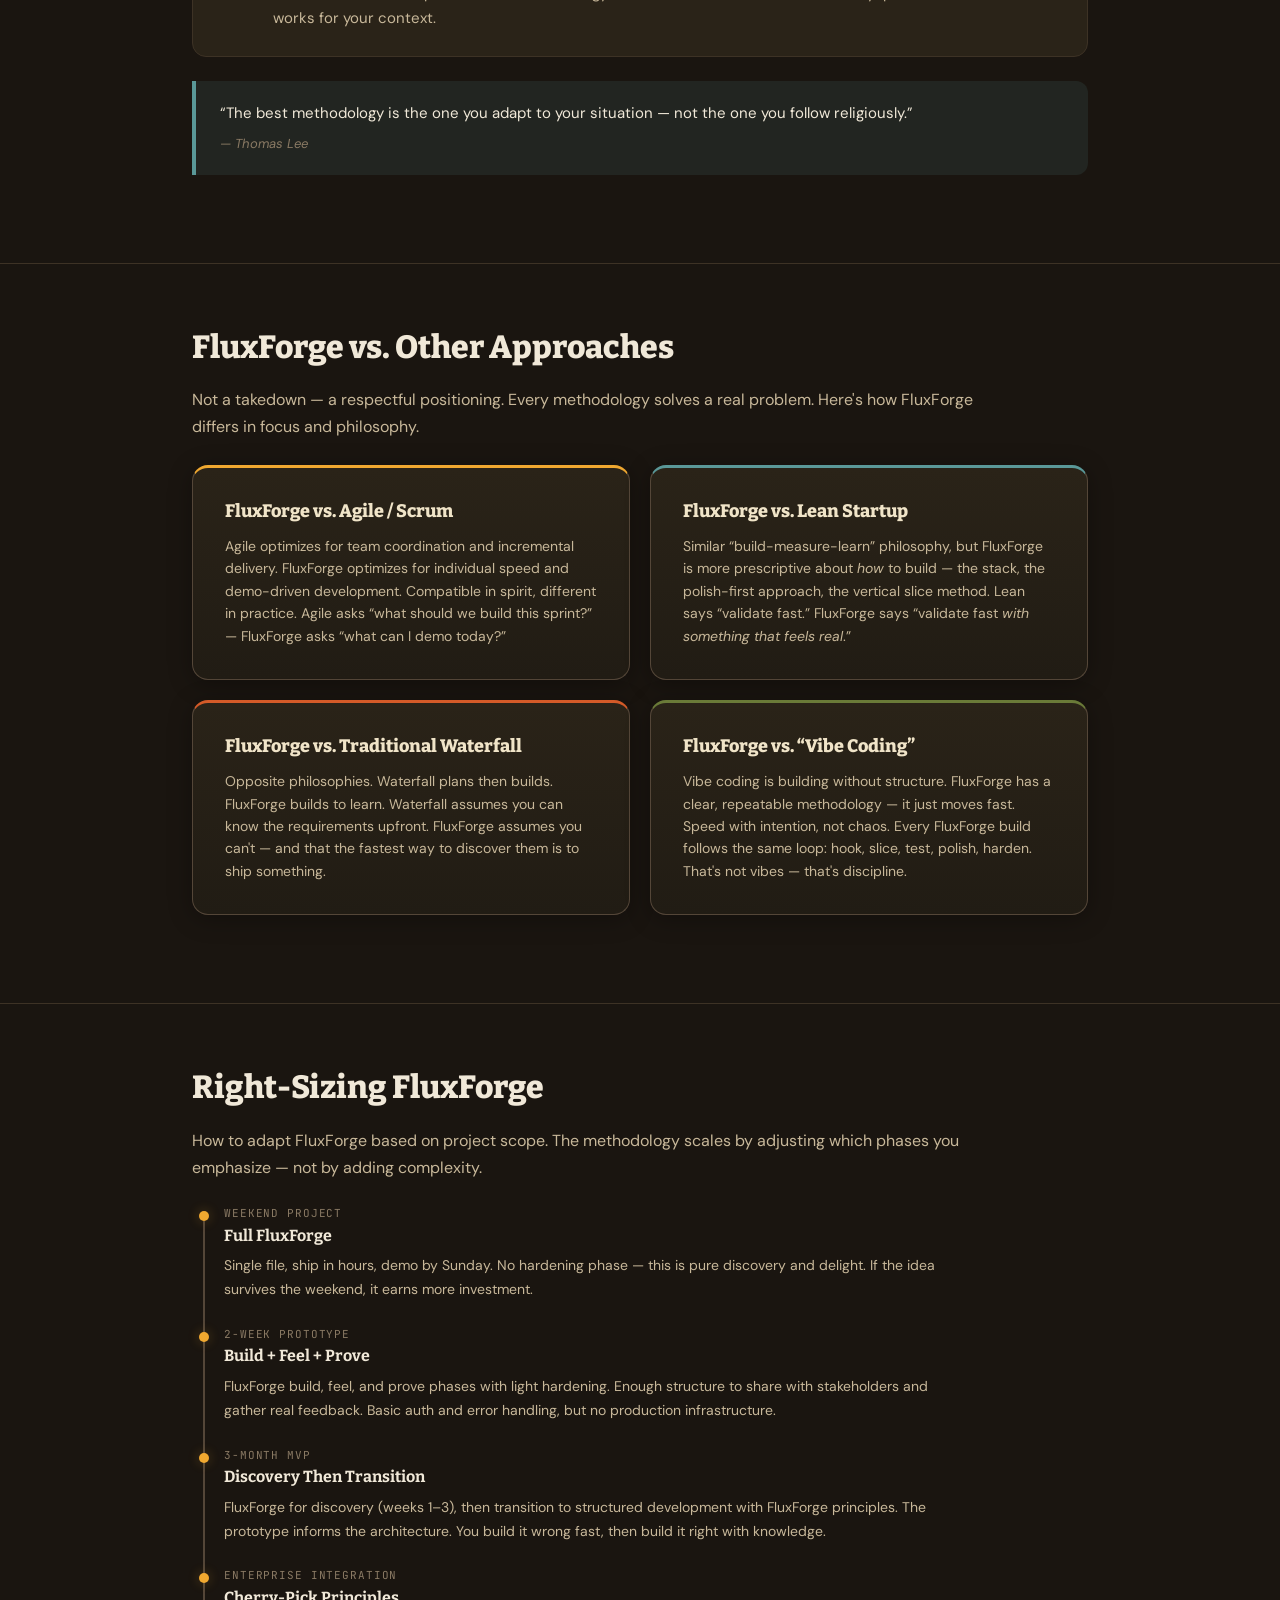
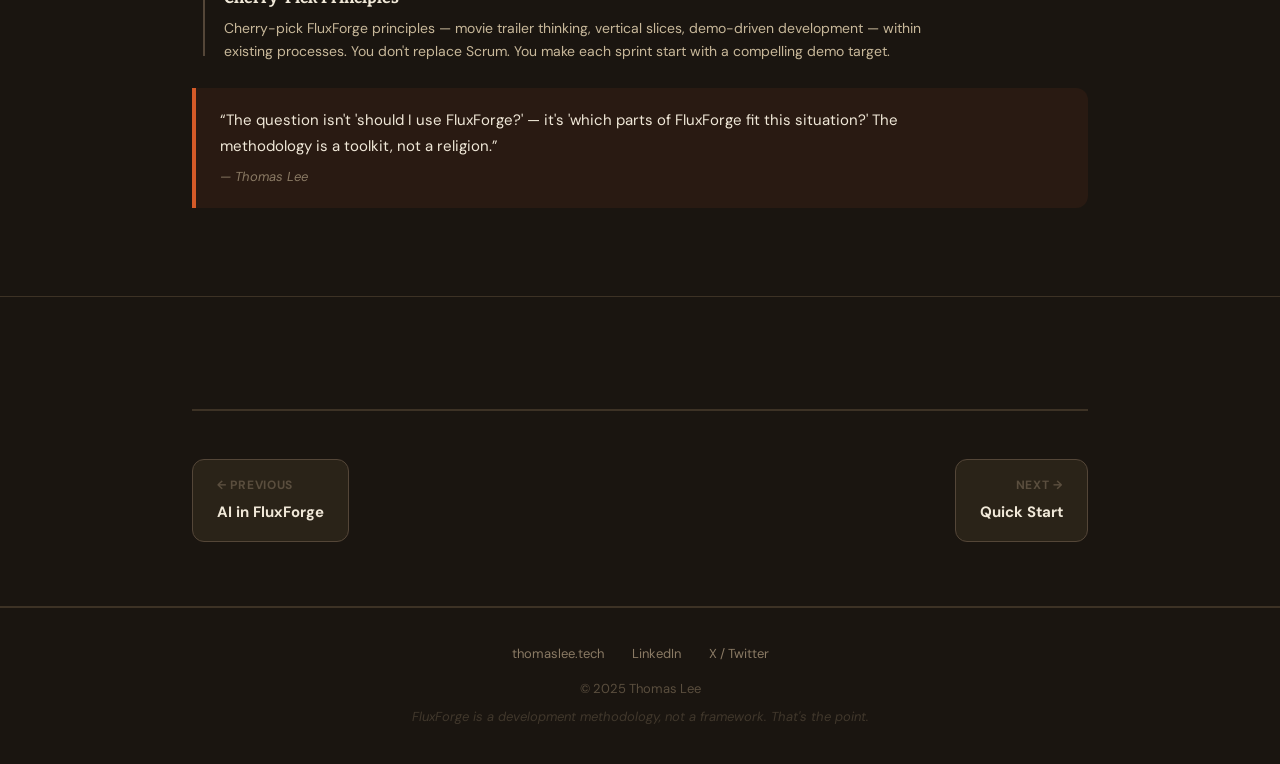
<file: when-to-use.html>
<!DOCTYPE html>
<html lang="en">
<head>
<meta charset="UTF-8">
<meta name="viewport" content="width=device-width, initial-scale=1.0">
<title>When to Use FluxForge — Know the Boundaries</title>
<meta name="description" content="When to use FluxForge and when not to. Every methodology has limits — knowing yours is part of the method. By Thomas Lee.">
<link rel="icon" type="image/svg+xml" href="data:image/svg+xml,%3Csvg xmlns='http://www.w3.org/2000/svg' viewBox='0 0 24 24' fill='none'%3E%3Cpath d='M13 2L4.09 12.63c-.28.34-.04.87.42.87H11l-1 8 8.91-10.63c.28-.34.04-.87-.42-.87H13l1-8z' fill='%23f0a830'/%3E%3C/svg%3E">
<link rel="preconnect" href="https://fonts.googleapis.com">
<link href="https://fonts.googleapis.com/css2?family=Bitter:wght@400;500;600;700;800;900&family=JetBrains+Mono:wght@400;500;600;700;800&family=DM+Sans:opsz,wght@9..40,300;9..40,400;9..40,500;9..40,600;9..40,700&display=swap" rel="stylesheet">
<link rel="stylesheet" href="styles.css">
</head>
<body>

<!-- ============ Site Navigation ============ -->
<nav class="site-nav">
  <div class="nav-inner">
    <a href="index.html" class="nav-logo">
      <div class="nav-logo-icon"><svg viewBox="0 0 24 24" fill="none"><path d="M13 2L4.09 12.63c-.28.34-.04.87.42.87H11l-1 8 8.91-10.63c.28-.34.04-.87-.42-.87H13l1-8z" fill="currentColor"/></svg></div>
      <div class="nav-logo-text">FluxForge</div>
    </a>
    <button class="nav-toggle" aria-label="Toggle navigation">
      <svg viewBox="0 0 24 24"><line x1="3" y1="6" x2="21" y2="6"/><line x1="3" y1="12" x2="21" y2="12"/><line x1="3" y1="18" x2="21" y2="18"/></svg>
    </button>
    <div class="nav-links">
      <a href="index.html">FluxForge</a>
      <a href="methodology.html">Methodology</a>
      <a href="build-fast.html">Build Fast</a>
      <a href="feel-real.html">Feel Real</a>
      <a href="prove-outcomes.html">Prove Outcomes</a>
      <a href="harden.html">Harden</a>
      <a href="case-studies.html">Showcases</a>
      <a href="ai-in-fluxforge.html">AI</a>
      <a href="when-to-use.html" class="active">When to Use</a>
      <a href="quick-start.html">Quick Start</a>
      <a href="starter-kit.html">Starter Kit</a>
      <a href="connect.html">Connect</a>
    </div>
  </div>
</nav>

<!-- ============ Page Header ============ -->
<header class="page-header">
  <div class="container">
    <div class="breadcrumb"><a href="index.html">FluxForge</a> &rsaquo; When to Use</div>
    <h1>When to Use <span class="accent">FluxForge</span></h1>
    <p class="subtitle">Every methodology has boundaries. Knowing when to use FluxForge &mdash; and when not to &mdash; is part of the method.</p>
  </div>
</header>

<!-- ============ FluxForge Shines When... ============ -->
<section class="content-section">
  <div class="container">
    <h2 class="reveal">FluxForge Shines When&hellip;</h2>
    <p class="reveal">These are the scenarios where FluxForge delivers its best results &mdash; where speed, polish, and pragmatism matter more than ceremony.</p>

    <div class="card-grid">
      <div class="card card-accent reveal">
        <h3>Solo Developers or Tiny Teams (1&ndash;3 People)</h3>
        <p>The methodology is optimized for small, fast-moving teams. No handoff overhead, no approval chains. One person can own the full stack and ship a complete experience in a single session.</p>
      </div>

      <div class="card card-accent teal reveal">
        <h3>Exploring New Ideas</h3>
        <p>When you don't know if the idea is viable. FluxForge lets you test ideas in hours instead of months. Build the thing, show it to someone, and find out if it matters &mdash; before investing in architecture.</p>
      </div>

      <div class="card card-accent orange reveal">
        <h3>Client Demos and Prototypes</h3>
        <p>When you need to show something real, fast. A working demo beats a slide deck every time. Clients don't evaluate mockups the same way they evaluate software they can touch.</p>
      </div>

      <div class="card card-accent olive reveal">
        <h3>Hackathons and Competitions</h3>
        <p>Speed + polish is the winning formula. FluxForge is built for time-constrained building. When you have 48 hours and need to ship something that looks and works like a real product, this is the methodology.</p>
      </div>

      <div class="card card-accent reveal">
        <h3>Portfolio Projects</h3>
        <p>When you want to showcase what you can build. FluxForge projects look and feel like real products &mdash; because they are. Sound, motion, real data, and polished UI from day one.</p>
      </div>

      <div class="card card-accent teal reveal">
        <h3>Internal Tools</h3>
        <p>Tools that need to work but don't need enterprise architecture. Admin dashboards, testing utilities, data visualization tools. Ship something useful this week instead of planning it for six months.</p>
      </div>

      <div class="card card-accent orange reveal">
        <h3>AI-Integrated Applications</h3>
        <p>When the product uses AI APIs &mdash; voice, vision, chat. FluxForge's pragmatic stack integrates AI quickly. Vanilla JS talks to REST endpoints that talk to OpenAI, Anthropic, or ElevenLabs with zero framework overhead.</p>
      </div>

      <div class="card card-accent olive reveal">
        <h3>Consumer-Facing MVPs</h3>
        <p>When you need to test market demand before investing in infrastructure. Build the product, put it in front of real users, measure what happens. Let the market tell you what to invest in next.</p>
      </div>
    </div>
  </div>
</section>

<!-- ============ Think Twice When... ============ -->
<section class="content-section">
  <div class="container">
    <h2 class="reveal">Think Twice When&hellip;</h2>
    <p class="reveal">Intellectual honesty matters. Here are the scenarios where FluxForge may not be the best fit &mdash; or where you'd need to adapt it significantly.</p>

    <div class="card-grid">
      <div class="card card-accent red reveal">
        <h3>Large Team Projects (10+ Developers)</h3>
        <p>FluxForge's &ldquo;full-file clarity&rdquo; approach doesn't scale well with many contributors editing the same files. You'd need to introduce module boundaries earlier. Coordination overhead changes the equation.</p>
      </div>

      <div class="card card-accent red reveal">
        <h3>Regulated Industries (Healthcare, Finance, Government)</h3>
        <p>Compliance requirements may demand formal architecture documentation, audit trails, and review processes that conflict with &ldquo;build first, document later.&rdquo; The regulatory environment dictates the process, not the methodology.</p>
      </div>

      <div class="card card-accent red reveal">
        <h3>Long-Lived Codebases (5+ Year Horizon)</h3>
        <p>Single-file architecture and vanilla JS work great for prototypes and MVPs, but codebases maintained over many years benefit from stronger typing and modular architecture earlier. Technical debt compounds differently at scale.</p>
      </div>

      <div class="card card-accent red reveal">
        <h3>Performance-Critical Systems</h3>
        <p>Real-time gaming engines, high-frequency trading, or systems processing millions of requests per second need architecture-first thinking. When microseconds matter, you can't &ldquo;ship and discover&rdquo; your way to performance.</p>
      </div>

      <div class="card card-accent red reveal">
        <h3>Projects Requiring Formal Specifications</h3>
        <p>Government contracts, medical devices, aerospace &mdash; domains where &ldquo;ship and discover&rdquo; is literally not allowed. When human safety depends on software, formal verification and specification come first.</p>
      </div>
    </div>

    <div class="callout reveal">
      <p>&ldquo;Intellectual honesty about your methodology's limits is what separates a real methodology from marketing.&rdquo;</p>
    </div>
  </div>
</section>

<!-- ============ The Hybrid Approach ============ -->
<section class="content-section">
  <div class="container">
    <h2 class="reveal">The Hybrid Approach</h2>
    <p class="reveal">FluxForge doesn't have to be all-or-nothing. Many teams use it for specific phases &mdash; blending FluxForge speed with structured development where it matters.</p>

    <div class="reveal">
      <div class="step-card">
        <div class="step-num" style="background: linear-gradient(135deg, var(--teal) 0%, var(--teal2) 100%);">1</div>
        <div class="step-content">
          <h3>Use FluxForge for Discovery</h3>
          <p>Build the prototype with FluxForge, then transition to a more structured approach for production. Let the prototype answer the hard questions &mdash; does anyone want this? Does the UX work? &mdash; before committing to a long-term architecture.</p>
        </div>
      </div>
    </div>

    <div class="reveal">
      <div class="step-card">
        <div class="step-num" style="background: linear-gradient(135deg, var(--teal) 0%, var(--teal2) 100%);">2</div>
        <div class="step-content">
          <h3>Use FluxForge for Features</h3>
          <p>Within a larger project, use FluxForge thinking for new feature exploration. Build a quick vertical slice to validate the idea, then integrate it into the existing codebase using your team's established patterns.</p>
        </div>
      </div>
    </div>

    <div class="reveal">
      <div class="step-card">
        <div class="step-num" style="background: linear-gradient(135deg, var(--teal) 0%, var(--teal2) 100%);">3</div>
        <div class="step-content">
          <h3>Use FluxForge Principles Selectively</h3>
          <p>Even in enterprise environments, &ldquo;movie trailer thinking&rdquo; and &ldquo;vertical slice first&rdquo; improve outcomes. You don't have to adopt the whole methodology to benefit from its core ideas. Cherry-pick what works for your context.</p>
        </div>
      </div>
    </div>

    <div class="callout teal reveal">
      <p>&ldquo;The best methodology is the one you adapt to your situation &mdash; not the one you follow religiously.&rdquo;</p>
      <div class="attribution">&mdash; Thomas Lee</div>
    </div>
  </div>
</section>

<!-- ============ FluxForge vs. Other Approaches ============ -->
<section class="content-section">
  <div class="container">
    <h2 class="reveal">FluxForge vs. Other Approaches</h2>
    <p class="reveal">Not a takedown &mdash; a respectful positioning. Every methodology solves a real problem. Here's how FluxForge differs in focus and philosophy.</p>

    <div class="card-grid">
      <div class="card card-accent reveal">
        <h3>FluxForge vs. Agile / Scrum</h3>
        <p>Agile optimizes for team coordination and incremental delivery. FluxForge optimizes for individual speed and demo-driven development. Compatible in spirit, different in practice. Agile asks &ldquo;what should we build this sprint?&rdquo; &mdash; FluxForge asks &ldquo;what can I demo today?&rdquo;</p>
      </div>

      <div class="card card-accent teal reveal">
        <h3>FluxForge vs. Lean Startup</h3>
        <p>Similar &ldquo;build-measure-learn&rdquo; philosophy, but FluxForge is more prescriptive about <em>how</em> to build &mdash; the stack, the polish-first approach, the vertical slice method. Lean says &ldquo;validate fast.&rdquo; FluxForge says &ldquo;validate fast <em>with something that feels real</em>.&rdquo;</p>
      </div>

      <div class="card card-accent orange reveal">
        <h3>FluxForge vs. Traditional Waterfall</h3>
        <p>Opposite philosophies. Waterfall plans then builds. FluxForge builds to learn. Waterfall assumes you can know the requirements upfront. FluxForge assumes you can't &mdash; and that the fastest way to discover them is to ship something.</p>
      </div>

      <div class="card card-accent olive reveal">
        <h3>FluxForge vs. &ldquo;Vibe Coding&rdquo;</h3>
        <p>Vibe coding is building without structure. FluxForge has a clear, repeatable methodology &mdash; it just moves fast. Speed with intention, not chaos. Every FluxForge build follows the same loop: hook, slice, test, polish, harden. That's not vibes &mdash; that's discipline.</p>
      </div>
    </div>
  </div>
</section>

<!-- ============ Right-Sizing FluxForge ============ -->
<section class="content-section">
  <div class="container">
    <h2 class="reveal">Right-Sizing FluxForge</h2>
    <p class="reveal">How to adapt FluxForge based on project scope. The methodology scales by adjusting which phases you emphasize &mdash; not by adding complexity.</p>

    <div class="timeline reveal">
      <div class="timeline-item">
        <div class="time">Weekend Project</div>
        <h4>Full FluxForge</h4>
        <p>Single file, ship in hours, demo by Sunday. No hardening phase &mdash; this is pure discovery and delight. If the idea survives the weekend, it earns more investment.</p>
      </div>

      <div class="timeline-item">
        <div class="time">2-Week Prototype</div>
        <h4>Build + Feel + Prove</h4>
        <p>FluxForge build, feel, and prove phases with light hardening. Enough structure to share with stakeholders and gather real feedback. Basic auth and error handling, but no production infrastructure.</p>
      </div>

      <div class="timeline-item">
        <div class="time">3-Month MVP</div>
        <h4>Discovery Then Transition</h4>
        <p>FluxForge for discovery (weeks 1&ndash;3), then transition to structured development with FluxForge principles. The prototype informs the architecture. You build it wrong fast, then build it right with knowledge.</p>
      </div>

      <div class="timeline-item">
        <div class="time">Enterprise Integration</div>
        <h4>Cherry-Pick Principles</h4>
        <p>Cherry-pick FluxForge principles &mdash; movie trailer thinking, vertical slices, demo-driven development &mdash; within existing processes. You don't replace Scrum. You make each sprint start with a compelling demo target.</p>
      </div>
    </div>

    <div class="callout orange reveal">
      <p>&ldquo;The question isn't 'should I use FluxForge?' &mdash; it's 'which parts of FluxForge fit this situation?' The methodology is a toolkit, not a religion.&rdquo;</p>
      <div class="attribution">&mdash; Thomas Lee</div>
    </div>
  </div>
</section>

<!-- ============ Pillar Navigation ============ -->
<section class="content-section" style="border-bottom: none;">
  <div class="container">
    <div class="pillar-nav reveal">
      <a href="ai-in-fluxforge.html">
        <span class="nav-label">&larr; Previous</span>
        <span class="nav-title">AI in FluxForge</span>
      </a>
      <a href="quick-start.html" class="next">
        <span class="nav-label">Next &rarr;</span>
        <span class="nav-title">Quick Start</span>
      </a>
    </div>
  </div>
</section>

<!-- ============ Footer ============ -->
<footer class="site-footer">
  <div class="container">
    <div class="footer-links">
      <a href="https://thomaslee.tech" target="_blank">thomaslee.tech</a>
      <a href="https://linkedin.com/in/thomas-lee-dev" target="_blank">LinkedIn</a>
      <a href="https://twitter.com/TommyLeeDev" target="_blank">X / Twitter</a>
    </div>
    <div>&copy; 2025 Thomas Lee</div>
    <div class="footer-tagline">FluxForge is a development methodology, not a framework. That's the point.</div>
  </div>
</footer>

<!-- ============ Scripts ============ -->
<script>
// Reveal-on-scroll animation
const reveals = document.querySelectorAll('.reveal');
const observer = new IntersectionObserver((entries) => {
  entries.forEach((e, i) => {
    if (e.isIntersecting) {
      setTimeout(() => e.target.classList.add('visible'), i * 100);
      observer.unobserve(e.target);
    }
  });
}, { threshold: 0.15 });
reveals.forEach(el => observer.observe(el));

// Hamburger toggle
const navToggle = document.querySelector('.nav-toggle');
const navLinks = document.querySelector('.nav-links');
navToggle.addEventListener('click', () => {
  navLinks.classList.toggle('open');
});
// Close nav when clicking a link (mobile)
navLinks.querySelectorAll('a').forEach(link => {
  link.addEventListener('click', () => {
    navLinks.classList.remove('open');
  });
});
</script>

</body>
</html>
</file>
<file: styles.css>
/* ============================================================
   FLUXFORGE Design System
   Shared styles for fluxforge.dev
   ============================================================ */

*, *::before, *::after { box-sizing: border-box; margin: 0; padding: 0; }

:root {
  --bg: #1a1510; --bg2: #211c14; --bg3: #2a2318; --bg4: #342c1f;
  --surface: #2c4a5a; --surface2: #336078; --surface3: #3a7090;
  --panel: #2e3e3e; --panel2: #263434; --panel3: #1e2c2c; --panel-hl: #384848;
  --border: #3d3225; --border2: #544638; --border3: #6a5a48;
  --text: #f0e8d8; --text2: #c8b89a; --text3: #8a7a64; --text4: #5a4e3e;
  --amber: #f0a830; --amber2: #f4bc50; --amber3: #c08820; --amber-glow: rgba(240,168,48,0.1);
  --orange: #d45a28; --orange2: #e86830;
  --olive: #6a7a38; --olive2: #7d8f42; --olive3: #88a048;
  --teal: #5a9898; --teal2: #78b0a8; --teal-dark: #2c6880; --teal-glow: rgba(90,152,152,0.12);
  --red: #c04030; --red2: #e04838;
  --cream: #f0e4c8;
  --bitter: 'Bitter', serif;
  --sans: 'DM Sans', sans-serif;
  --mono: 'JetBrains Mono', monospace;
}

html { scroll-behavior: smooth; }
body {
  background: var(--bg); color: var(--text); font-family: var(--sans);
  -webkit-font-smoothing: antialiased; overflow-x: hidden;
  line-height: 1.6;
}
::selection { background: rgba(240,168,48,0.3); color: #fff; }
a { color: var(--amber); text-decoration: none; transition: color 0.2s; }
a:hover { color: var(--amber2); }

body::before {
  content: ''; position: fixed; inset: 0; z-index: 9999; pointer-events: none;
  background-image: url("data:image/svg+xml,%3Csvg viewBox='0 0 256 256' xmlns='http://www.w3.org/2000/svg'%3E%3Cfilter id='n'%3E%3CfeTurbulence type='fractalNoise' baseFrequency='0.75' numOctaves='4' stitchTiles='stitch'/%3E%3C/filter%3E%3Crect width='100%25' height='100%25' filter='url(%23n)' opacity='0.04'/%3E%3C/svg%3E");
  background-size: 256px;
}

/* ---- Layout ---- */
.container { max-width: 960px; margin: 0 auto; padding: 0 32px; }
@media (max-width: 640px) { .container { padding: 0 20px; } }

/* ---- Navigation ---- */
.site-nav {
  position: sticky; top: 0; z-index: 100;
  background: rgba(26,21,16,0.92); backdrop-filter: blur(12px);
  border-bottom: 1px solid var(--border);
  padding: 0 32px;
}
.nav-inner {
  max-width: 960px; margin: 0 auto;
  display: flex; align-items: center; justify-content: space-between;
  height: 56px; gap: 24px;
}
.nav-logo {
  display: flex; align-items: center; gap: 10px;
  text-decoration: none; flex-shrink: 0;
}
.nav-logo-icon {
  display: flex; align-items: center; justify-content: center;
  color: var(--amber); filter: drop-shadow(0 0 6px rgba(240,168,48,0.4));
}
.nav-logo-icon svg { width: 24px; height: 24px; }
.nav-logo-text {
  font-family: var(--mono); font-size: 13px; font-weight: 800;
  color: var(--amber); letter-spacing: 0.14em; text-transform: uppercase;
}
.nav-links {
  display: flex; gap: 6px; align-items: center;
  overflow-x: auto; -webkit-overflow-scrolling: touch;
  scrollbar-width: none;
}
.nav-links::-webkit-scrollbar { display: none; }
.nav-links a {
  font-size: 13px; font-weight: 600; color: var(--text3);
  padding: 6px 12px; border-radius: 8px; white-space: nowrap;
  transition: all 0.2s;
}
.nav-links a:hover { color: var(--text); background: rgba(240,168,48,0.08); }
.nav-links a.active { color: var(--amber); background: rgba(240,168,48,0.1); }

.nav-toggle {
  display: none; background: none; border: none; cursor: pointer;
  padding: 8px; color: var(--text2);
}
.nav-toggle svg { width: 22px; height: 22px; stroke: currentColor; fill: none; stroke-width: 2; }

@media (max-width: 768px) {
  .site-nav { padding: 0 20px; }
  .nav-toggle { display: block; }
  .nav-links {
    display: none; position: absolute; top: 56px; left: 0; right: 0;
    background: rgba(26,21,16,0.97); backdrop-filter: blur(16px);
    flex-direction: column; padding: 12px 20px 20px;
    border-bottom: 1px solid var(--border);
    gap: 2px;
  }
  .nav-links.open { display: flex; }
  .nav-links a { padding: 10px 12px; }
}

/* ---- Page Header ---- */
.page-header {
  padding: 80px 0 48px;
  border-bottom: 2px solid var(--border);
  background: linear-gradient(180deg, var(--bg) 0%, var(--bg2) 100%);
  position: relative;
}
.page-header::after {
  content: ''; position: absolute; inset: 0;
  background: radial-gradient(ellipse 60% 60% at 50% 40%, rgba(44,104,128,0.06) 0%, transparent 60%),
              radial-gradient(ellipse 40% 50% at 30% 70%, rgba(240,168,48,0.04) 0%, transparent 50%);
  pointer-events: none;
}
.page-header .container { position: relative; z-index: 1; }
.page-header .breadcrumb {
  font-family: var(--mono); font-size: 12px; color: var(--text3);
  margin-bottom: 16px; letter-spacing: 0.04em;
}
.page-header .breadcrumb a { color: var(--text3); border-bottom: 1px solid var(--border2); }
.page-header .breadcrumb a:hover { color: var(--amber); }
.page-header h1 {
  font-family: var(--bitter); font-size: clamp(32px, 5vw, 48px);
  font-weight: 900; line-height: 1.1; letter-spacing: -0.02em;
  margin-bottom: 16px;
}
.page-header h1 .accent { color: var(--amber); }
.page-header .subtitle {
  font-size: 18px; color: var(--text2); line-height: 1.6;
  max-width: 640px;
}

/* ---- Section Styles ---- */
.content-section {
  padding: 64px 0;
  border-bottom: 1px solid var(--border);
}
.content-section:last-child { border-bottom: none; }
.content-section h2 {
  font-family: var(--bitter); font-size: clamp(24px, 3.5vw, 32px);
  font-weight: 800; margin-bottom: 20px; line-height: 1.2;
}
.content-section h3 {
  font-family: var(--bitter); font-size: 20px; font-weight: 700;
  margin-bottom: 12px; margin-top: 32px; line-height: 1.3;
}
.content-section h3:first-child { margin-top: 0; }
.content-section p {
  font-size: 16px; color: var(--text2); line-height: 1.7;
  margin-bottom: 16px; max-width: 72ch;
}
.content-section ul, .content-section ol {
  padding-left: 24px; margin-bottom: 16px;
}
.content-section li {
  color: var(--text2); font-size: 15px; line-height: 1.7;
  margin-bottom: 8px;
}
.content-section li b, .content-section li strong { color: var(--text); }

/* ---- Cards ---- */
.card {
  background: linear-gradient(180deg, var(--bg3) 0%, var(--bg2) 100%);
  border: 1px solid var(--border2); border-radius: 16px;
  padding: 32px; position: relative; overflow: hidden;
  box-shadow: 0 4px 24px rgba(0,0,0,0.3);
}
.card-grid {
  display: grid; grid-template-columns: repeat(2, 1fr);
  gap: 20px; margin: 24px 0;
}
@media (max-width: 640px) { .card-grid { grid-template-columns: 1fr; } }

.card-accent {
  border-top: 3px solid var(--amber);
}
.card-accent.orange { border-top-color: var(--orange); }
.card-accent.olive { border-top-color: var(--olive); }
.card-accent.teal { border-top-color: var(--teal); }
.card-accent.red { border-top-color: var(--red); }

.card h3 {
  font-family: var(--bitter); font-size: 18px; font-weight: 800;
  margin-bottom: 12px; margin-top: 0; color: var(--cream);
}
.card p { font-size: 14px; color: var(--text2); line-height: 1.6; margin-bottom: 0; }

/* ---- Step Cards ---- */
.step-card {
  display: flex; gap: 16px; padding: 24px;
  background: var(--bg3); border: 1px solid var(--border);
  border-radius: 14px; margin-bottom: 16px;
}
.step-num {
  flex-shrink: 0; width: 40px; height: 40px; border-radius: 12px;
  background: linear-gradient(135deg, var(--amber) 0%, var(--orange) 100%);
  display: flex; align-items: center; justify-content: center;
  font-family: var(--mono); font-size: 16px; font-weight: 800;
  color: #1a1510;
}
.step-content h3 { margin-top: 0; font-size: 17px; margin-bottom: 8px; }
.step-content p { font-size: 15px; margin-bottom: 0; }

/* ---- Blockquotes ---- */
.callout {
  border-left: 4px solid var(--amber);
  background: var(--amber-glow); padding: 20px 24px;
  border-radius: 0 12px 12px 0; margin: 24px 0;
}
.callout p { color: var(--text); font-size: 15px; margin-bottom: 0; }
.callout .attribution {
  font-size: 13px; color: var(--text3); margin-top: 8px;
  font-style: italic;
}
.callout.teal { border-left-color: var(--teal); background: var(--teal-glow); }
.callout.orange { border-left-color: var(--orange); background: rgba(212,90,40,0.08); }

/* ---- Pills / Tags ---- */
.pill-row { display: flex; gap: 8px; flex-wrap: wrap; margin: 16px 0; }
.pill {
  padding: 8px 16px; border-radius: 10px; font-family: var(--mono);
  font-size: 12px; font-weight: 700; transition: all 0.2s; cursor: default;
}
.pill-amber { background: rgba(240,168,48,0.1); border: 1px solid rgba(240,168,48,0.2); color: var(--amber); }
.pill-orange { background: rgba(212,90,40,0.1); border: 1px solid rgba(212,90,40,0.2); color: var(--orange2); }
.pill-olive { background: rgba(106,122,56,0.1); border: 1px solid rgba(106,122,56,0.2); color: var(--olive2); }
.pill-teal { background: rgba(44,104,128,0.1); border: 1px solid rgba(44,104,128,0.2); color: var(--teal2); }
.pill-red { background: rgba(184,56,40,0.1); border: 1px solid rgba(184,56,40,0.2); color: #e04838; }

/* ---- Code Blocks ---- */
.code-block {
  background: #0d0a08; border: 1px solid var(--border2);
  border-radius: 12px; padding: 20px 24px;
  font-family: var(--mono); font-size: 13px; color: var(--text2);
  line-height: 1.7; overflow-x: auto; margin: 20px 0;
}
.code-block .comment { color: var(--text4); }
.code-block .highlight { color: var(--amber); font-weight: 700; }

/* ---- Do / Don't Grid ---- */
.do-dont {
  display: grid; grid-template-columns: 1fr 1fr; gap: 20px; margin: 24px 0;
}
@media (max-width: 640px) { .do-dont { grid-template-columns: 1fr; } }
.do-col h4, .dont-col h4 {
  font-family: var(--mono); font-size: 13px; font-weight: 800;
  text-transform: uppercase; letter-spacing: 0.1em; margin-bottom: 12px;
}
.do-col h4 { color: var(--olive2); }
.dont-col h4 { color: #e04838; }
.do-col li { color: var(--text2); }
.dont-col li { color: var(--text3); text-decoration: line-through; }
.dont-col li span { text-decoration: none; color: var(--text3); font-style: italic; }

/* ---- Timeline ---- */
.timeline { position: relative; padding-left: 32px; margin: 24px 0; }
.timeline::before {
  content: ''; position: absolute; left: 11px; top: 8px; bottom: 8px;
  width: 2px; background: var(--border2);
}
.timeline-item { position: relative; margin-bottom: 24px; }
.timeline-item::before {
  content: ''; position: absolute; left: -25px; top: 6px;
  width: 10px; height: 10px; border-radius: 50%;
  background: var(--amber); box-shadow: 0 0 12px rgba(240,168,48,0.3);
}
.timeline-item h4 {
  font-family: var(--bitter); font-size: 16px; font-weight: 700;
  margin-bottom: 4px;
}
.timeline-item .time {
  font-family: var(--mono); font-size: 11px; color: var(--text3);
  text-transform: uppercase; letter-spacing: 0.08em;
}
.timeline-item p { font-size: 14px; color: var(--text2); margin-top: 6px; margin-bottom: 0; }

/* ---- Two Column Layout ---- */
.two-col {
  display: grid; grid-template-columns: 1fr 1fr; gap: 32px;
  margin: 24px 0;
}
@media (max-width: 700px) { .two-col { grid-template-columns: 1fr; gap: 24px; } }

/* ---- Case Study Cards ---- */
.case-card {
  background: var(--bg3); border: 1px solid var(--border2);
  border-radius: 16px; overflow: hidden;
  transition: transform 0.2s, box-shadow 0.2s;
}
.case-card:hover {
  transform: translateY(-2px);
  box-shadow: 0 8px 32px rgba(0,0,0,0.4);
}
.case-card-top {
  height: 4px;
  background: linear-gradient(90deg, var(--amber), var(--orange), var(--teal));
}
.case-card-body { padding: 28px; }
.case-card-emoji { font-size: 32px; margin-bottom: 12px; }
.case-card h3 { font-size: 18px; margin-top: 0; margin-bottom: 8px; color: var(--cream); }
.case-card p { font-size: 14px; color: var(--text2); line-height: 1.6; margin-bottom: 12px; }
.case-card .tags { display: flex; gap: 6px; flex-wrap: wrap; }
.case-card .tag {
  padding: 4px 10px; border-radius: 6px; font-size: 11px;
  font-weight: 700; background: rgba(240,168,48,0.08);
  color: var(--text3); text-transform: uppercase; letter-spacing: 0.04em;
}

/* ---- Pillar Navigation (for bottom of pillar pages) ---- */
.pillar-nav {
  display: flex; justify-content: space-between; gap: 16px;
  padding: 48px 0 0; margin-top: 48px;
  border-top: 2px solid var(--border);
}
.pillar-nav a {
  padding: 16px 24px; border-radius: 12px;
  background: var(--bg3); border: 1px solid var(--border2);
  transition: all 0.2s; max-width: 50%;
}
.pillar-nav a:hover { border-color: var(--amber); background: var(--bg4); }
.pillar-nav .nav-label {
  font-size: 12px; color: var(--text4); text-transform: uppercase;
  letter-spacing: 0.06em; font-weight: 700; display: block; margin-bottom: 4px;
}
.pillar-nav .nav-title { font-size: 15px; font-weight: 700; color: var(--text); }
.pillar-nav .next { text-align: right; margin-left: auto; }

/* ---- Footer ---- */
.site-footer {
  padding: 36px 0; border-top: 2px solid var(--border);
  text-align: center; font-size: 13px; color: var(--text4);
}
.site-footer a { color: var(--text3); }
.site-footer a:hover { color: var(--amber); }
.footer-links { display: flex; justify-content: center; gap: 28px; margin-bottom: 14px; }
.footer-tagline { font-style: italic; opacity: 0.6; margin-top: 8px; }

/* ---- Animations ---- */
@keyframes fadeIn {
  from { opacity: 0; transform: translateY(14px); }
  to { opacity: 1; transform: translateY(0); }
}
.reveal {
  opacity: 0; transform: translateY(16px);
  transition: opacity 0.5s ease, transform 0.5s ease;
}
.reveal.visible { opacity: 1; transform: translateY(0); }

/* ---- Stats Grid ---- */
.stats-grid {
  display: grid; grid-template-columns: repeat(4, 1fr); gap: 16px;
  margin: 24px 0;
}
@media (max-width: 600px) { .stats-grid { grid-template-columns: repeat(2, 1fr); } }
.stat-card {
  text-align: center; padding: 24px 16px; border-radius: 14px;
  background: var(--bg3); border: 1px solid var(--border);
}
.stat-card .stat-value {
  font-family: var(--mono); font-size: 36px; font-weight: 800;
  color: var(--amber); line-height: 1;
  text-shadow: 0 0 24px rgba(240,168,48,0.15);
}
.stat-card .stat-label {
  font-size: 12px; font-weight: 700; color: var(--text3);
  text-transform: uppercase; letter-spacing: 0.08em; margin-top: 8px;
}

/* ---- Utility ---- */
.text-amber { color: var(--amber); }
.text-teal { color: var(--teal2); }
.text-muted { color: var(--text3); }
.mt-0 { margin-top: 0; }
.mb-0 { margin-bottom: 0; }
.mb-sm { margin-bottom: 8px; }
.mb-md { margin-bottom: 16px; }
.mb-lg { margin-bottom: 32px; }

/* ---- Inline SVG Icons ---- */
.icon {
  display: inline-flex; align-items: center; justify-content: center;
  flex-shrink: 0; vertical-align: middle;
}
.icon svg { width: 100%; height: 100%; }
.icon-sm { width: 16px; height: 16px; }
.icon-md { width: 20px; height: 20px; }
.icon-lg { width: 24px; height: 24px; }
.icon-xl { width: 32px; height: 32px; }
.icon-2xl { width: 40px; height: 40px; }
.icon-amber { color: var(--amber); }
.icon-orange { color: var(--orange2); }
.icon-teal { color: var(--teal); }
.icon-olive { color: var(--olive2); }
.icon-red { color: var(--red2); }
.icon-cream { color: var(--cream); }

/* ---- Interactive Card Hover ---- */
.card {
  transition: transform 0.3s ease, box-shadow 0.3s ease, border-color 0.3s ease;
}
.card:hover {
  transform: translateY(-3px);
  box-shadow: 0 8px 32px rgba(0,0,0,0.4);
  border-color: var(--border3);
}

/* ---- Code Block Copy Button ---- */
.code-block {
  position: relative;
}
.code-copy {
  position: absolute; top: 10px; right: 10px;
  background: var(--bg4); border: 1px solid var(--border2);
  border-radius: 6px; padding: 5px 10px; cursor: pointer;
  font-family: var(--mono); font-size: 11px; color: var(--text3);
  transition: all 0.2s; display: flex; align-items: center; gap: 4px;
  opacity: 0; z-index: 2;
}
.code-block:hover .code-copy { opacity: 1; }
.code-copy:hover { background: var(--amber); color: var(--bg); border-color: var(--amber); }
.code-copy svg { width: 14px; height: 14px; }
.code-copy.copied { background: var(--olive); border-color: var(--olive); color: #fff; }

/* ---- Demo / Video Placeholder ---- */
.demo-placeholder {
  position: relative; width: 100%;
  aspect-ratio: 16 / 9; border-radius: 14px;
  background: linear-gradient(135deg, var(--panel3) 0%, var(--panel) 100%);
  border: 2px dashed var(--border2);
  display: flex; flex-direction: column; align-items: center; justify-content: center;
  gap: 12px; overflow: hidden; margin: 20px 0;
  transition: border-color 0.3s, background 0.3s;
}
.demo-placeholder:hover { border-color: var(--teal); }
.demo-placeholder .play-btn {
  width: 64px; height: 64px; border-radius: 50%;
  background: rgba(240,168,48,0.15); border: 2px solid var(--amber);
  display: flex; align-items: center; justify-content: center;
  transition: all 0.3s; cursor: pointer;
}
.demo-placeholder:hover .play-btn {
  background: rgba(240,168,48,0.25); transform: scale(1.08);
  box-shadow: 0 0 24px rgba(240,168,48,0.2);
}
.demo-placeholder .play-btn svg { width: 28px; height: 28px; color: var(--amber); margin-left: 3px; }
.demo-placeholder .demo-label {
  font-family: var(--mono); font-size: 12px; color: var(--text3);
  text-transform: uppercase; letter-spacing: 0.08em;
}

/* ---- Contact Form ---- */
.contact-form { max-width: 560px; margin: 0 auto; }
.form-group { margin-bottom: 20px; }
.form-group label {
  display: block; font-family: var(--mono); font-size: 12px;
  font-weight: 700; color: var(--text2); text-transform: uppercase;
  letter-spacing: 0.06em; margin-bottom: 8px;
}
.form-group input,
.form-group textarea,
.form-group select {
  width: 100%; padding: 14px 16px; border-radius: 10px;
  background: var(--bg3); border: 1px solid var(--border2);
  color: var(--text); font-family: var(--sans); font-size: 15px;
  transition: border-color 0.2s, box-shadow 0.2s;
  outline: none;
}
.form-group input:focus,
.form-group textarea:focus,
.form-group select:focus {
  border-color: var(--teal); box-shadow: 0 0 0 3px rgba(90,152,152,0.15);
}
.form-group textarea { resize: vertical; min-height: 120px; line-height: 1.6; }
.form-group input::placeholder,
.form-group textarea::placeholder { color: var(--text4); }
.form-submit {
  display: inline-flex; align-items: center; gap: 8px;
  padding: 14px 32px; border-radius: 10px;
  background: linear-gradient(135deg, var(--amber) 0%, var(--orange) 100%);
  border: none; cursor: pointer; font-family: var(--mono);
  font-size: 14px; font-weight: 700; color: #1a1510;
  letter-spacing: 0.04em; transition: all 0.25s;
  box-shadow: 0 4px 16px rgba(240,168,48,0.25);
}
.form-submit:hover {
  transform: translateY(-2px);
  box-shadow: 0 6px 24px rgba(240,168,48,0.35);
  filter: brightness(1.05);
}
.form-submit:active { transform: translateY(0); }
.form-submit svg { width: 16px; height: 16px; }

/* ---- Social Links (compact) ---- */
.social-row {
  display: flex; gap: 12px; justify-content: center; margin: 24px 0;
}
.social-link {
  display: flex; align-items: center; justify-content: center;
  width: 44px; height: 44px; border-radius: 12px;
  background: var(--bg3); border: 1px solid var(--border2);
  color: var(--text3); transition: all 0.25s;
}
.social-link:hover {
  color: var(--amber); border-color: var(--amber);
  background: rgba(240,168,48,0.08);
  transform: translateY(-2px);
}
.social-link svg { width: 20px; height: 20px; }

/* ---- Starter Kit Cards ---- */
.kit-card {
  background: linear-gradient(180deg, var(--bg3) 0%, var(--bg2) 100%);
  border: 1px solid var(--border2); border-radius: 16px;
  padding: 32px; position: relative; overflow: hidden;
  transition: all 0.3s;
}
.kit-card:hover {
  transform: translateY(-3px); border-color: var(--teal);
  box-shadow: 0 8px 32px rgba(0,0,0,0.4);
}
.kit-card-header {
  display: flex; align-items: center; gap: 14px; margin-bottom: 16px;
}
.kit-card-icon {
  width: 48px; height: 48px; border-radius: 12px;
  display: flex; align-items: center; justify-content: center;
  background: var(--panel); border: 1px solid var(--panel-hl);
}
.kit-card-icon svg { width: 24px; height: 24px; }
.kit-card h3 {
  font-family: var(--bitter); font-size: 18px; font-weight: 800;
  color: var(--cream); margin: 0;
}
.kit-card p {
  font-size: 14px; color: var(--text2); line-height: 1.6;
  margin-bottom: 16px;
}
.kit-card .file-list {
  list-style: none; padding: 0; margin: 0 0 16px;
}
.kit-card .file-list li {
  display: flex; align-items: center; gap: 8px;
  padding: 8px 12px; font-family: var(--mono); font-size: 13px;
  color: var(--teal2); border-radius: 6px;
  background: rgba(90,152,152,0.06);
  margin-bottom: 4px;
}
.kit-card .file-list li svg { width: 14px; height: 14px; color: var(--text4); flex-shrink: 0; }
.kit-download {
  display: inline-flex; align-items: center; gap: 8px;
  padding: 10px 20px; border-radius: 8px;
  background: rgba(90,152,152,0.1); border: 1px solid rgba(90,152,152,0.25);
  color: var(--teal2); font-family: var(--mono); font-size: 13px;
  font-weight: 700; transition: all 0.25s; cursor: pointer; text-decoration: none;
}
.kit-download:hover {
  background: rgba(90,152,152,0.2); color: var(--teal);
  transform: translateY(-1px);
}
.kit-download svg { width: 16px; height: 16px; }

/* ---- Animated Pulse Dot ---- */
@keyframes pulseDot {
  0%, 100% { box-shadow: 0 0 0 0 rgba(240,168,48,0.4); }
  50% { box-shadow: 0 0 0 8px rgba(240,168,48,0); }
}
.pulse-dot {
  width: 10px; height: 10px; border-radius: 50%;
  background: var(--amber); animation: pulseDot 2s ease infinite;
}

/* ---- Animated Draw SVG ---- */
@keyframes drawPath {
  from { stroke-dashoffset: var(--path-length, 200); }
  to { stroke-dashoffset: 0; }
}
.draw-on-scroll svg path.draw {
  stroke-dasharray: var(--path-length, 200);
  stroke-dashoffset: var(--path-length, 200);
}
.draw-on-scroll.visible svg path.draw {
  animation: drawPath 1.2s ease forwards;
}

/* ---- Gradient Accent Bar ---- */
.gradient-bar {
  height: 3px; border-radius: 2px;
  background: linear-gradient(90deg, var(--amber), var(--orange), var(--teal), var(--olive));
  background-size: 200% 100%;
  animation: gradientShift 6s ease infinite;
}
@keyframes gradientShift {
  0%, 100% { background-position: 0% 50%; }
  50% { background-position: 100% 50%; }
}

/* ---- Interactive Checklist ---- */
.checklist-item { cursor: pointer; transition: all 0.2s; }
.checklist-item:hover { border-color: var(--olive); }
.checklist-item.checked { opacity: 0.5; }
.checklist-item.checked .check {
  background: var(--olive); border-color: var(--olive); color: #fff;
}

/* ---- Card Icon Container (for nav cards) ---- */
.card-icon-wrap {
  width: 48px; height: 48px; border-radius: 12px;
  display: flex; align-items: center; justify-content: center;
  margin-bottom: 12px;
}
.card-icon-wrap.amber { background: rgba(240,168,48,0.1); color: var(--amber); }
.card-icon-wrap.teal { background: rgba(90,152,152,0.1); color: var(--teal); }
.card-icon-wrap.orange { background: rgba(212,90,40,0.1); color: var(--orange2); }
.card-icon-wrap.olive { background: rgba(106,122,56,0.1); color: var(--olive2); }
.card-icon-wrap.red { background: rgba(192,64,48,0.1); color: var(--red2); }
.card-icon-wrap svg { width: 24px; height: 24px; }

/* ---- Section Accent Lines ---- */
.section-accent {
  display: flex; align-items: center; gap: 12px;
  margin-bottom: 16px;
}
.section-accent .accent-line {
  flex: 1; height: 1px;
  background: linear-gradient(90deg, var(--amber), transparent);
}

/* ---- Pill with icon ---- */
.pill svg { width: 12px; height: 12px; vertical-align: -1px; margin-right: 2px; }
</file>
